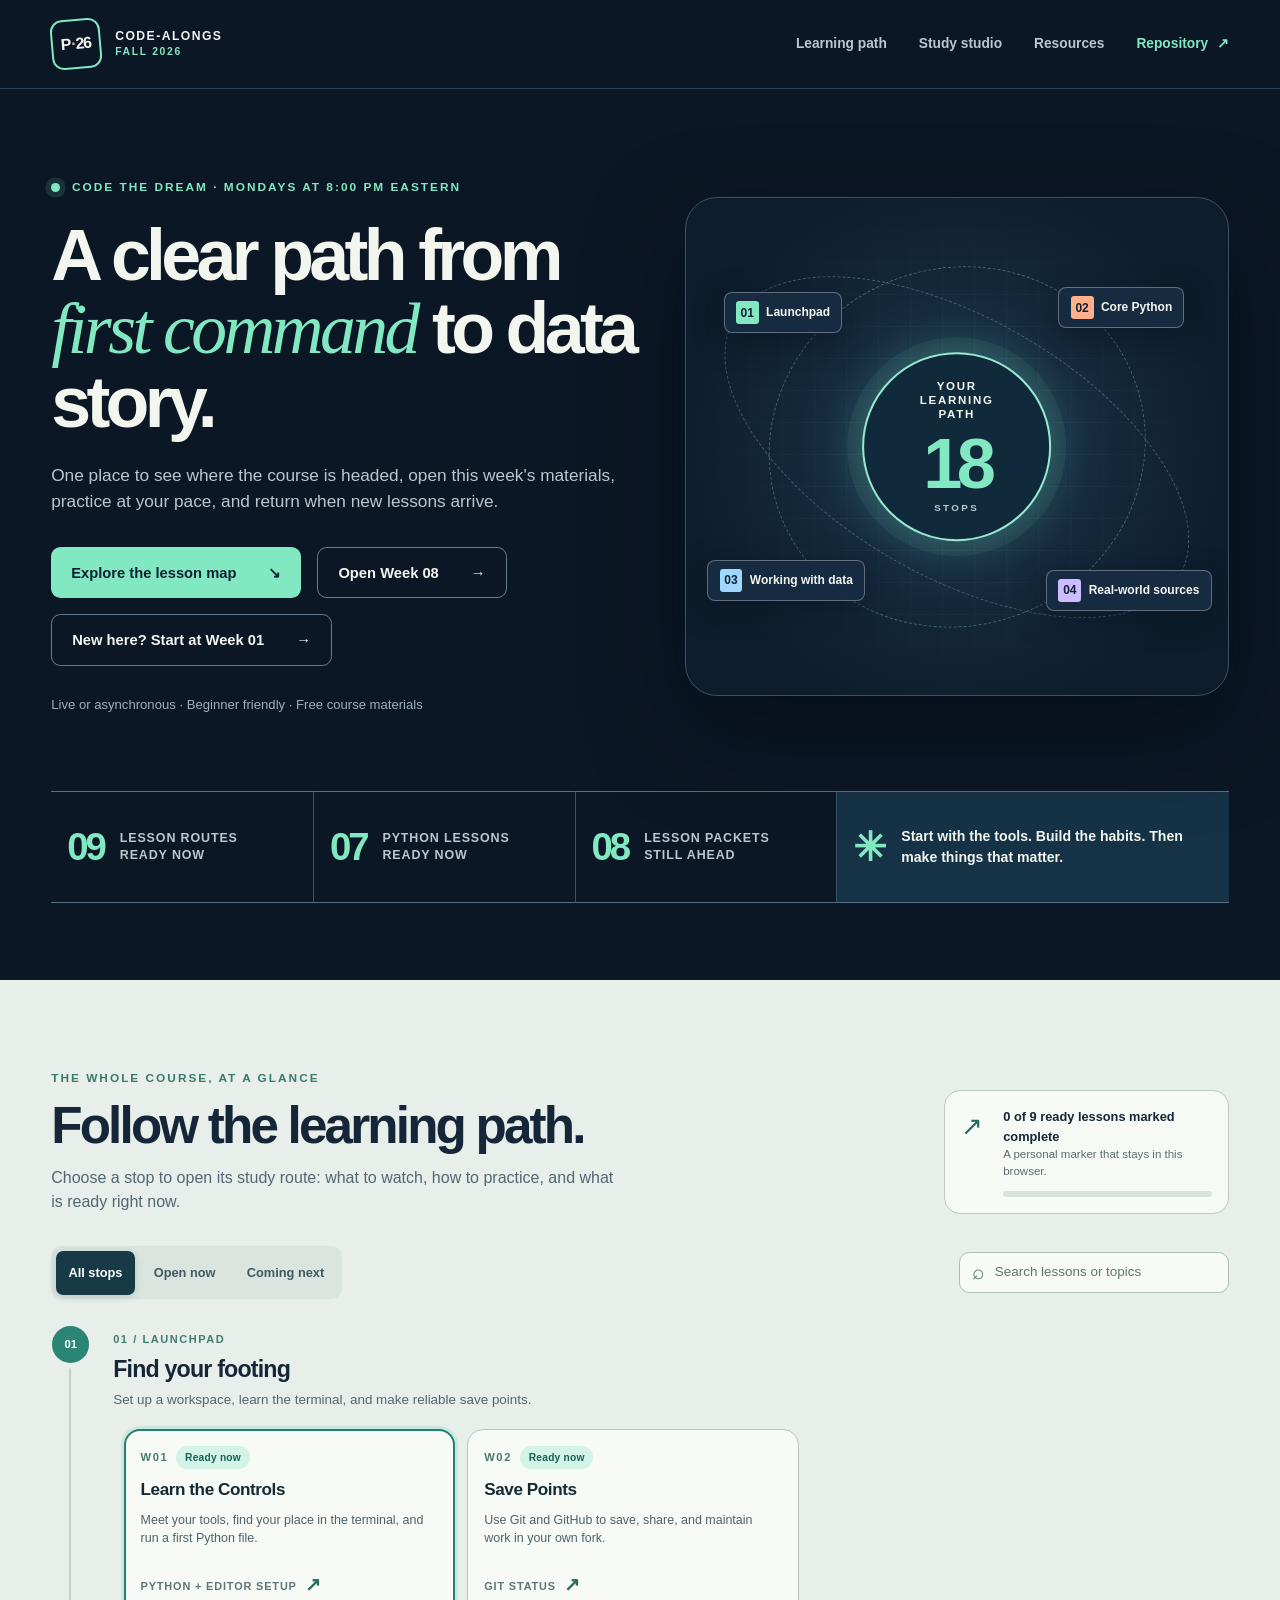
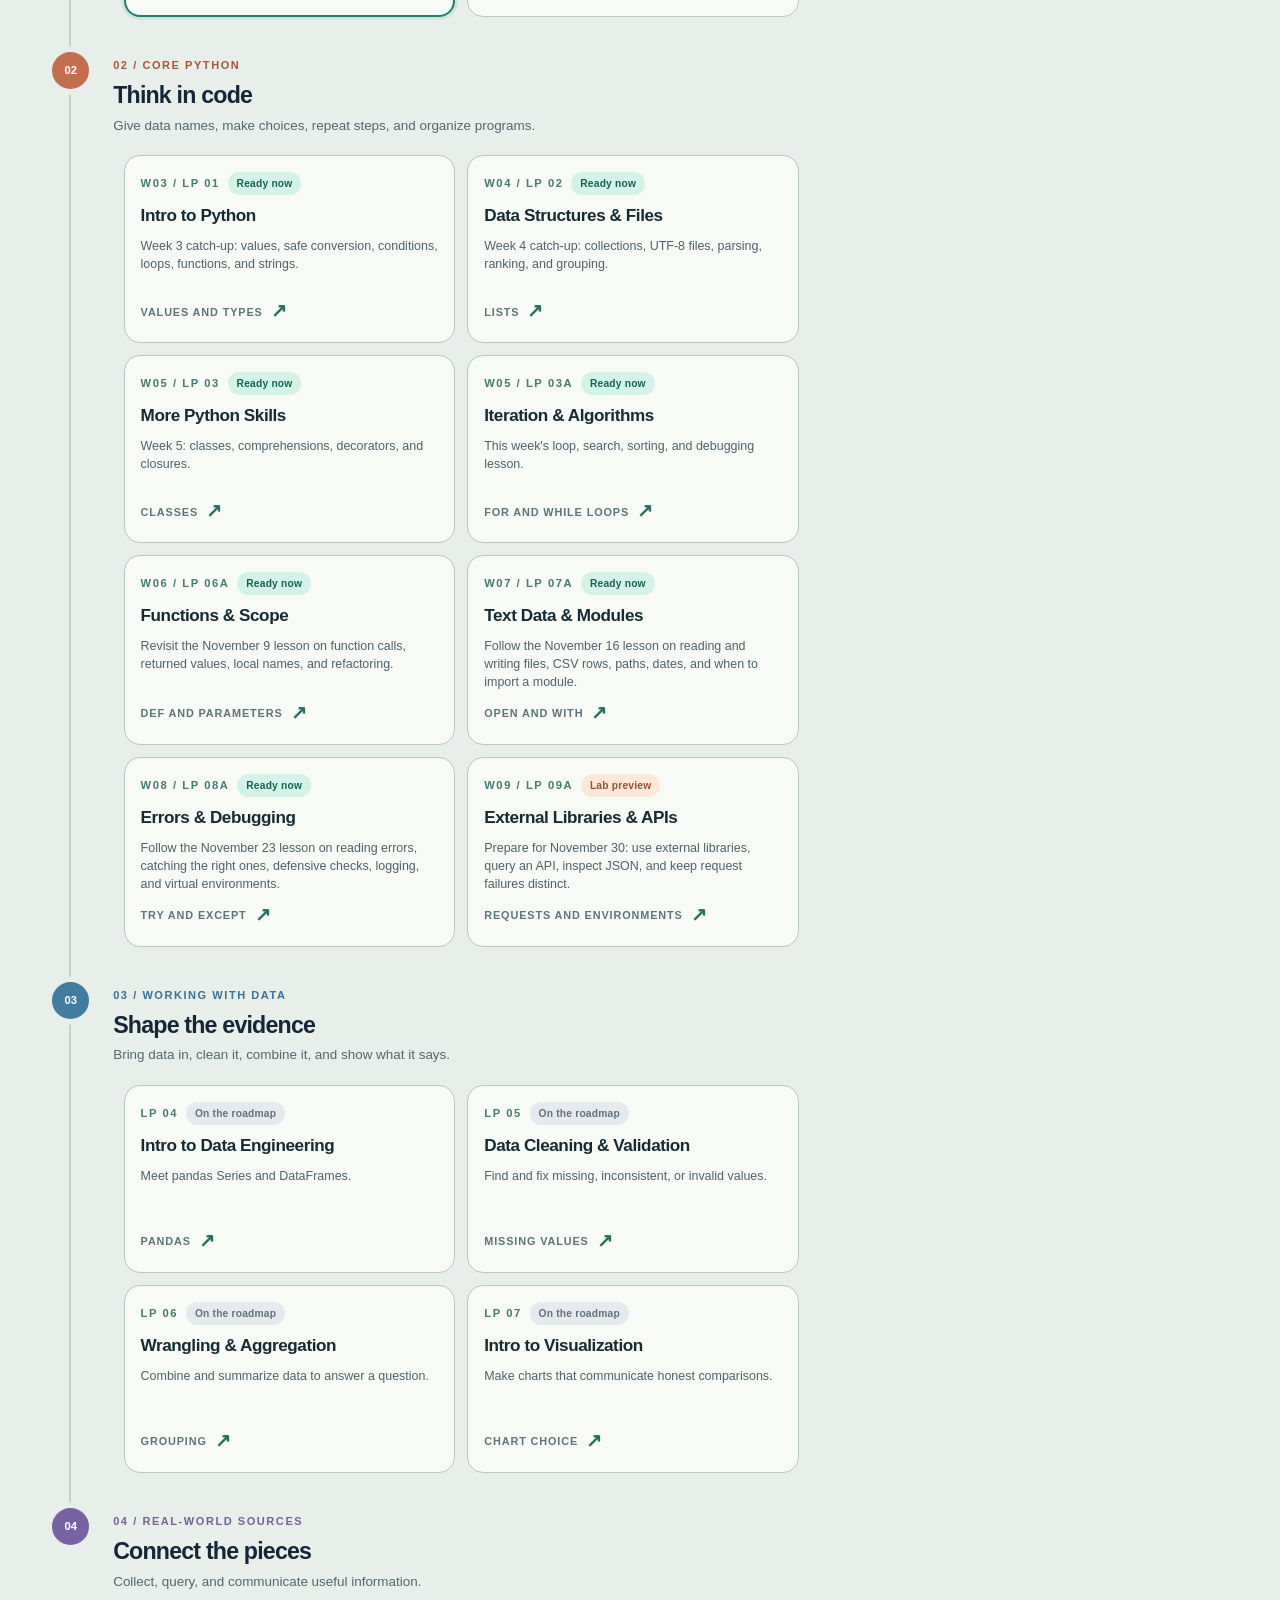
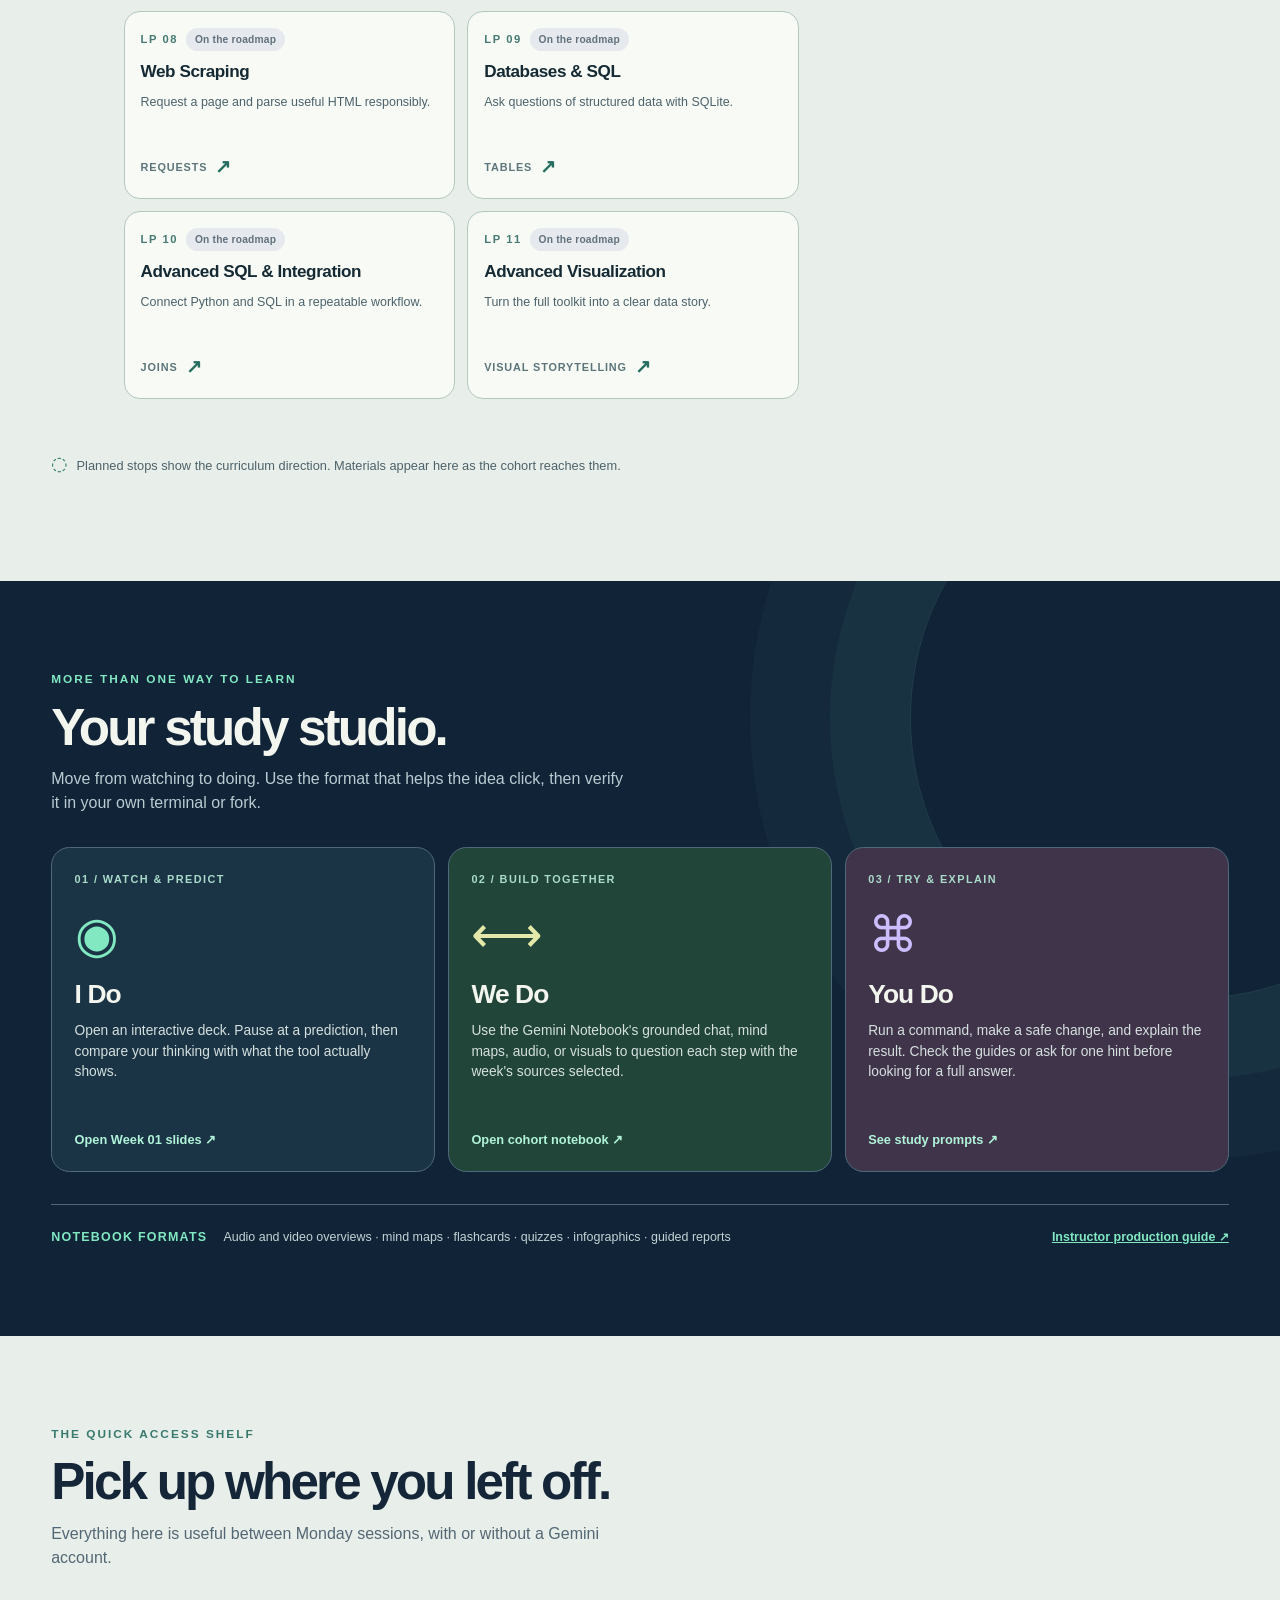
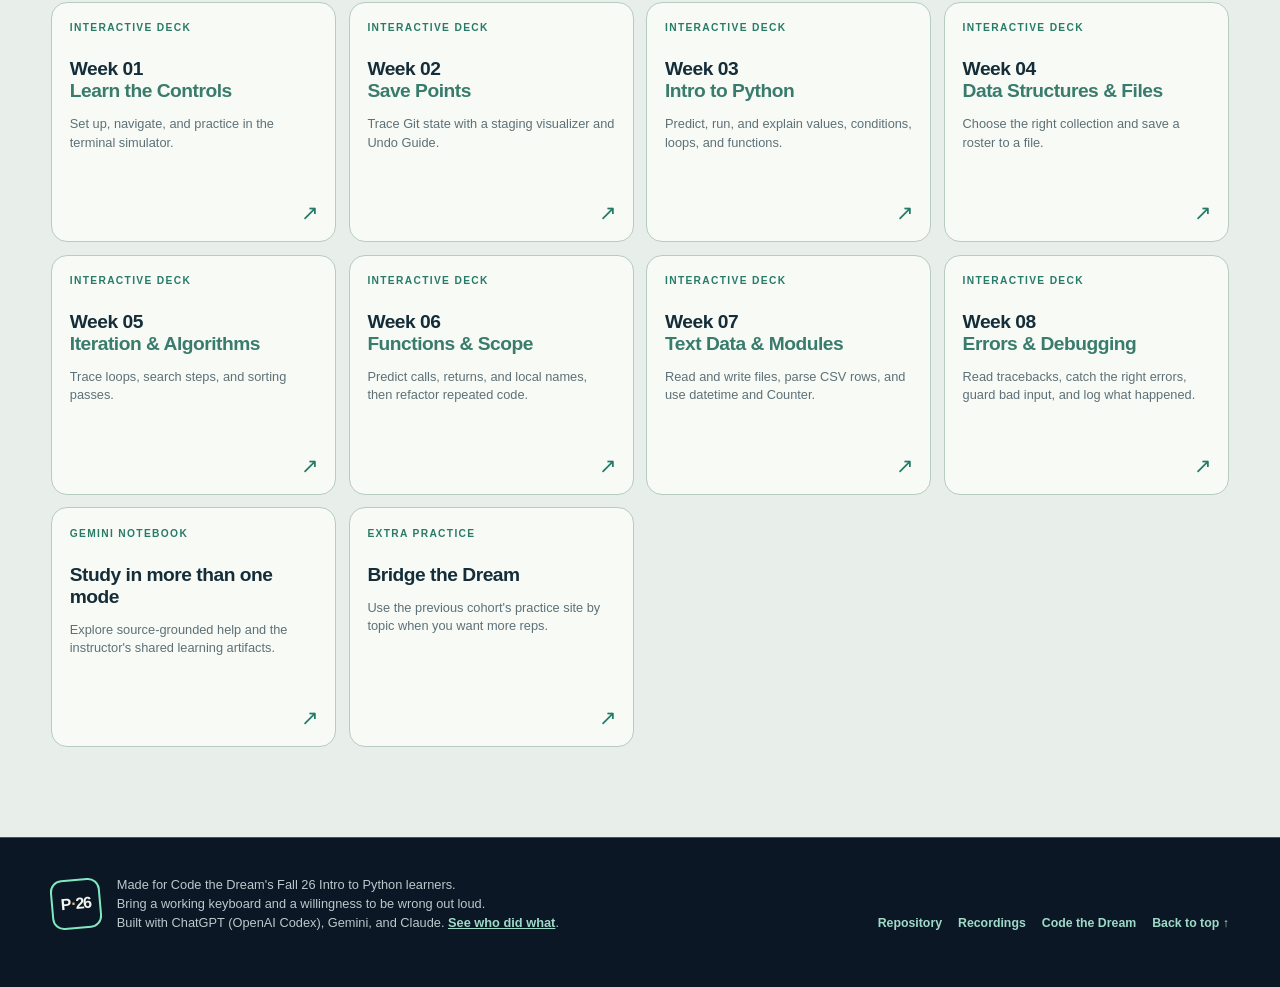
<file: index.html>
<!doctype html>
<html lang="en">
<head>
  <meta charset="utf-8">
  <link rel="icon" href="data:,">
  <meta name="viewport" content="width=device-width, initial-scale=1">
  <meta name="theme-color" content="#0c1725">
  <meta name="description" content="Explore the full Python Fall 26 lesson plan, interactive weekly slides, Gemini Notebook study routes, and practice resources in one learning hub.">
  <title>Python Fall 26 · Learning Hub</title>
  <link rel="stylesheet" href="site/style.css">
  <script defer src="site/plan.js"></script>
  <script defer src="site/artifacts.js"></script>
  <script defer src="site/app.js"></script>
</head>
<body>
  <a class="skip-link" href="#journey">Skip to learning path</a>
  <header class="site-header">
    <a class="brand" href="#top" aria-label="Python Fall 26 learning hub home"><span class="brand-mark" aria-hidden="true">P<span>·</span>26</span><span>CODE-ALONGS<br><small>FALL 2026</small></span></a>
    <nav aria-label="Main navigation">
      <a href="#journey">Learning path</a>
      <a href="#studio">Study studio</a>
      <a href="#resources">Resources</a>
      <a class="nav-github" href="https://github.com/StrayDogSyn/python-fall26-code-alongs">Repository <span aria-hidden="true">↗</span></a>
    </nav>
  </header>

  <main id="top">
    <section id="lesson-view" class="lesson-view" aria-live="polite" aria-label="Lesson route" hidden></section>
    <section class="hero hub-only" aria-labelledby="hero-title">
      <div class="hero-copy">
        <div class="eyebrow"><span class="pulse" aria-hidden="true"></span> CODE THE DREAM · MONDAYS AT 8:00 PM EASTERN</div>
        <h1 id="hero-title">A clear path from <em>first command</em> to data story.</h1>
        <p class="hero-lead">One place to see where the course is headed, open this week's materials, practice at your pace, and return when new lessons arrive.</p>
        <div class="hero-actions">
          <a class="button button-primary" href="#journey">Explore the lesson map <span aria-hidden="true">↘</span></a>
          <a class="button button-quiet" id="current-week" href="week08/week08-slides.html">Open Week 08 <span aria-hidden="true">→</span></a>
          <a class="button button-quiet" href="week01/week01-slides.html">New here? Start at Week 01 <span aria-hidden="true">→</span></a>
        </div>
        <p class="hero-note">Live or asynchronous · Beginner friendly · Free course materials</p>
      </div>
      <div class="hero-graphic" aria-label="Course journey: Launchpad, Core Python, Working with data, Real-world sources" role="img">
        <div class="orbit orbit-1"></div><div class="orbit orbit-2"></div>
        <div class="graphic-grid" aria-hidden="true"></div>
        <div class="graphic-center"><span>YOUR<br>LEARNING<br>PATH</span><strong><span id="stop-count">16</span><span>STOPS</span></strong></div>
        <span class="graphic-node node-a"><b>01</b> Launchpad</span>
        <span class="graphic-node node-b"><b>02</b> Core Python</span>
        <span class="graphic-node node-c"><b>03</b> Working with data</span>
        <span class="graphic-node node-d"><b>04</b> Real-world sources</span>
      </div>
    </section>

    <section class="status-strip hub-only" aria-label="Course status">
      <div><strong id="week-count">08</strong><span>lesson routes<br>ready now</span></div>
      <div><strong id="lab-count">06</strong><span>Python lessons<br>ready now</span></div>
      <div><strong id="packet-count">08</strong><span>lesson packets<br>still ahead</span></div>
      <div class="strip-message"><span class="strip-spark" aria-hidden="true">✳</span><p>Start with the tools. Build the habits. Then make things that matter.</p></div>
    </section>

    <section class="journey-section section-pad hub-only" id="journey" aria-labelledby="journey-title">
      <div class="section-heading">
        <div><p class="section-kicker">THE WHOLE COURSE, AT A GLANCE</p><h2 id="journey-title">Follow the learning path.</h2><p>Choose a stop to open its study route: what to watch, how to practice, and what is ready right now.</p></div>
        <div class="progress-card" aria-live="polite"><span class="progress-icon" aria-hidden="true">↗</span><div><strong id="progress-text">0 of 8 ready lessons marked complete</strong><span>A personal marker that stays in this browser.</span></div><div class="progress-track"><span id="progress-fill"></span></div></div>
      </div>
      <div class="toolbar">
        <div class="filter-group" role="group" aria-label="Filter lessons">
          <button class="filter active" type="button" data-filter="all" aria-pressed="true">All stops</button>
          <button class="filter" type="button" data-filter="ready" aria-pressed="false">Open now</button>
          <button class="filter" type="button" data-filter="planned" aria-pressed="false">Coming next</button>
        </div>
        <label class="search-wrap"><span aria-hidden="true">⌕</span><span class="sr-only">Search lessons or topics</span><input id="lesson-search" type="search" placeholder="Search lessons or topics" autocomplete="off"></label>
      </div>
      <div class="journey-layout">
        <div id="phase-list" class="phase-list" aria-label="Lesson map"></div>
      </div>
      <noscript><p class="map-note">The interactive map needs JavaScript. Jump straight to the ready lessons: <a href="week01/week01-slides.html">Week 01 slides</a> · <a href="week02/week02-slides.html">Week 02 slides</a> · <a href="week06/week06-slides.html">Week 06 slides</a> · <a href="week07/week07-slides.html">Week 07 slides</a> · <a href="week08/week08-slides.html">Week 08 slides</a></p></noscript>
      <p class="map-note"><span aria-hidden="true">◌</span> Planned stops show the curriculum direction. Materials appear here as the cohort reaches them.</p>
    </section>

    <section class="studio-section section-pad hub-only" id="studio" aria-labelledby="studio-title">
      <div class="studio-intro"><p class="section-kicker">MORE THAN ONE WAY TO LEARN</p><h2 id="studio-title">Your study studio.</h2><p>Move from watching to doing. Use the format that helps the idea click, then verify it in your own terminal or fork.</p></div>
      <div class="studio-grid">
        <article class="studio-card"><span class="studio-number">01 / WATCH & PREDICT</span><div class="studio-symbol" aria-hidden="true">◉</div><h3>I Do</h3><p>Open an interactive deck. Pause at a prediction, then compare your thinking with what the tool actually shows.</p><a href="week01/week01-slides.html">Open Week 01 slides <span aria-hidden="true">↗</span></a></article>
        <article class="studio-card"><span class="studio-number">02 / BUILD TOGETHER</span><div class="studio-symbol" aria-hidden="true">⟷</div><h3>We Do</h3><p>Use the Gemini Notebook's grounded chat, mind maps, audio, or visuals to question each step with the week's sources selected.</p><a href="https://notebook.google.com/notebook/2d456bd7-b94f-47d8-aa78-8bb958fa0de8">Open cohort notebook <span aria-hidden="true">↗</span></a></article>
        <article class="studio-card"><span class="studio-number">03 / TRY & EXPLAIN</span><div class="studio-symbol" aria-hidden="true">⌘</div><h3>You Do</h3><p>Run a command, make a safe change, and explain the result. Check the guides or ask for one hint before looking for a full answer.</p><a href="https://github.com/StrayDogSyn/python-fall26-code-alongs/blob/main/GEMINI_NOTEBOOK.md">See study prompts <span aria-hidden="true">↗</span></a></article>
      </div>
      <div class="studio-foot"><span>NOTEBOOK FORMATS</span><p>Audio and video overviews · mind maps · flashcards · quizzes · infographics · guided reports</p><a href="https://github.com/StrayDogSyn/python-fall26-code-alongs/blob/main/GEMINI_NOTEBOOK.md">Instructor production guide ↗</a></div>
    </section>

    <section class="resources-section section-pad hub-only" id="resources" aria-labelledby="resources-title">
      <div class="section-heading"><div><p class="section-kicker">THE QUICK ACCESS SHELF</p><h2 id="resources-title">Pick up where you left off.</h2><p>Everything here is useful between Monday sessions, with or without a Gemini account.</p></div></div>
      <div class="resource-grid">
        <a class="resource-card" href="week01/week01-slides.html"><span class="resource-tag">INTERACTIVE DECK</span><strong>Week 01 <span>Learn the Controls</span></strong><p>Set up, navigate, and practice in the terminal simulator.</p><span class="resource-arrow" aria-hidden="true">↗</span></a>
        <a class="resource-card" href="week02/week02-slides.html"><span class="resource-tag">INTERACTIVE DECK</span><strong>Week 02 <span>Save Points</span></strong><p>Trace Git state with a staging visualizer and Undo Guide.</p><span class="resource-arrow" aria-hidden="true">↗</span></a>
        <a class="resource-card" href="week03/week03-slides.html"><span class="resource-tag">INTERACTIVE DECK</span><strong>Week 03 <span>Intro to Python</span></strong><p>Predict, run, and explain values, conditions, loops, and functions.</p><span class="resource-arrow" aria-hidden="true">↗</span></a>
        <a class="resource-card" href="week04/week04-slides.html"><span class="resource-tag">INTERACTIVE DECK</span><strong>Week 04 <span>Data Structures &amp; Files</span></strong><p>Choose the right collection and save a roster to a file.</p><span class="resource-arrow" aria-hidden="true">↗</span></a>
        <a class="resource-card" href="week05/week05-iteration-slides.html"><span class="resource-tag">INTERACTIVE DECK</span><strong>Week 05 <span>Iteration &amp; Algorithms</span></strong><p>Trace loops, search steps, and sorting passes.</p><span class="resource-arrow" aria-hidden="true">↗</span></a>
        <a class="resource-card" href="week06/week06-slides.html"><span class="resource-tag">INTERACTIVE DECK</span><strong>Week 06 <span>Functions &amp; Scope</span></strong><p>Predict calls, returns, and local names, then refactor repeated code.</p><span class="resource-arrow" aria-hidden="true">↗</span></a>
        <a class="resource-card" href="week07/week07-slides.html"><span class="resource-tag">INTERACTIVE DECK</span><strong>Week 07 <span>Text Data &amp; Modules</span></strong><p>Read and write files, parse CSV rows, and use datetime and Counter.</p><span class="resource-arrow" aria-hidden="true">↗</span></a>
        <a class="resource-card" href="week08/week08-slides.html"><span class="resource-tag">INTERACTIVE DECK</span><strong>Week 08 <span>Errors &amp; Debugging</span></strong><p>Read tracebacks, catch the right errors, guard bad input, and log what happened.</p><span class="resource-arrow" aria-hidden="true">↗</span></a>
        <a class="resource-card" href="https://notebook.google.com/notebook/2d456bd7-b94f-47d8-aa78-8bb958fa0de8"><span class="resource-tag">GEMINI NOTEBOOK</span><strong>Study in more than one mode</strong><p>Explore source-grounded help and the instructor's shared learning artifacts.</p><span class="resource-arrow" aria-hidden="true">↗</span></a>
        <a class="resource-card" href="https://straydogsyn.github.io/Python-Essentials-Bridge-The-Dream/"><span class="resource-tag">EXTRA PRACTICE</span><strong>Bridge the Dream</strong><p>Use the previous cohort's practice site by topic when you want more reps.</p><span class="resource-arrow" aria-hidden="true">↗</span></a>
      </div>
    </section>
  </main>

  <footer class="site-footer"><div><span class="brand-mark" aria-hidden="true">P<span>·</span>26</span><p>Made for Code the Dream's Fall 26 Intro to Python learners.<br>Bring a working keyboard and a willingness to be wrong out loud.<br>Built with ChatGPT (OpenAI Codex), Gemini, and Claude. <a href="https://github.com/StrayDogSyn/python-fall26-code-alongs/blob/main/CONTRIBUTORS.md">See who did what</a>.</p></div><div class="footer-links"><a href="https://github.com/StrayDogSyn/python-fall26-code-alongs">Repository</a><a href="https://www.youtube.com/@EricHunterPetross">Recordings</a><a href="https://codethedream.org/">Code the Dream</a><a href="#top">Back to top ↑</a></div></footer>
</body>
</html>
</file>
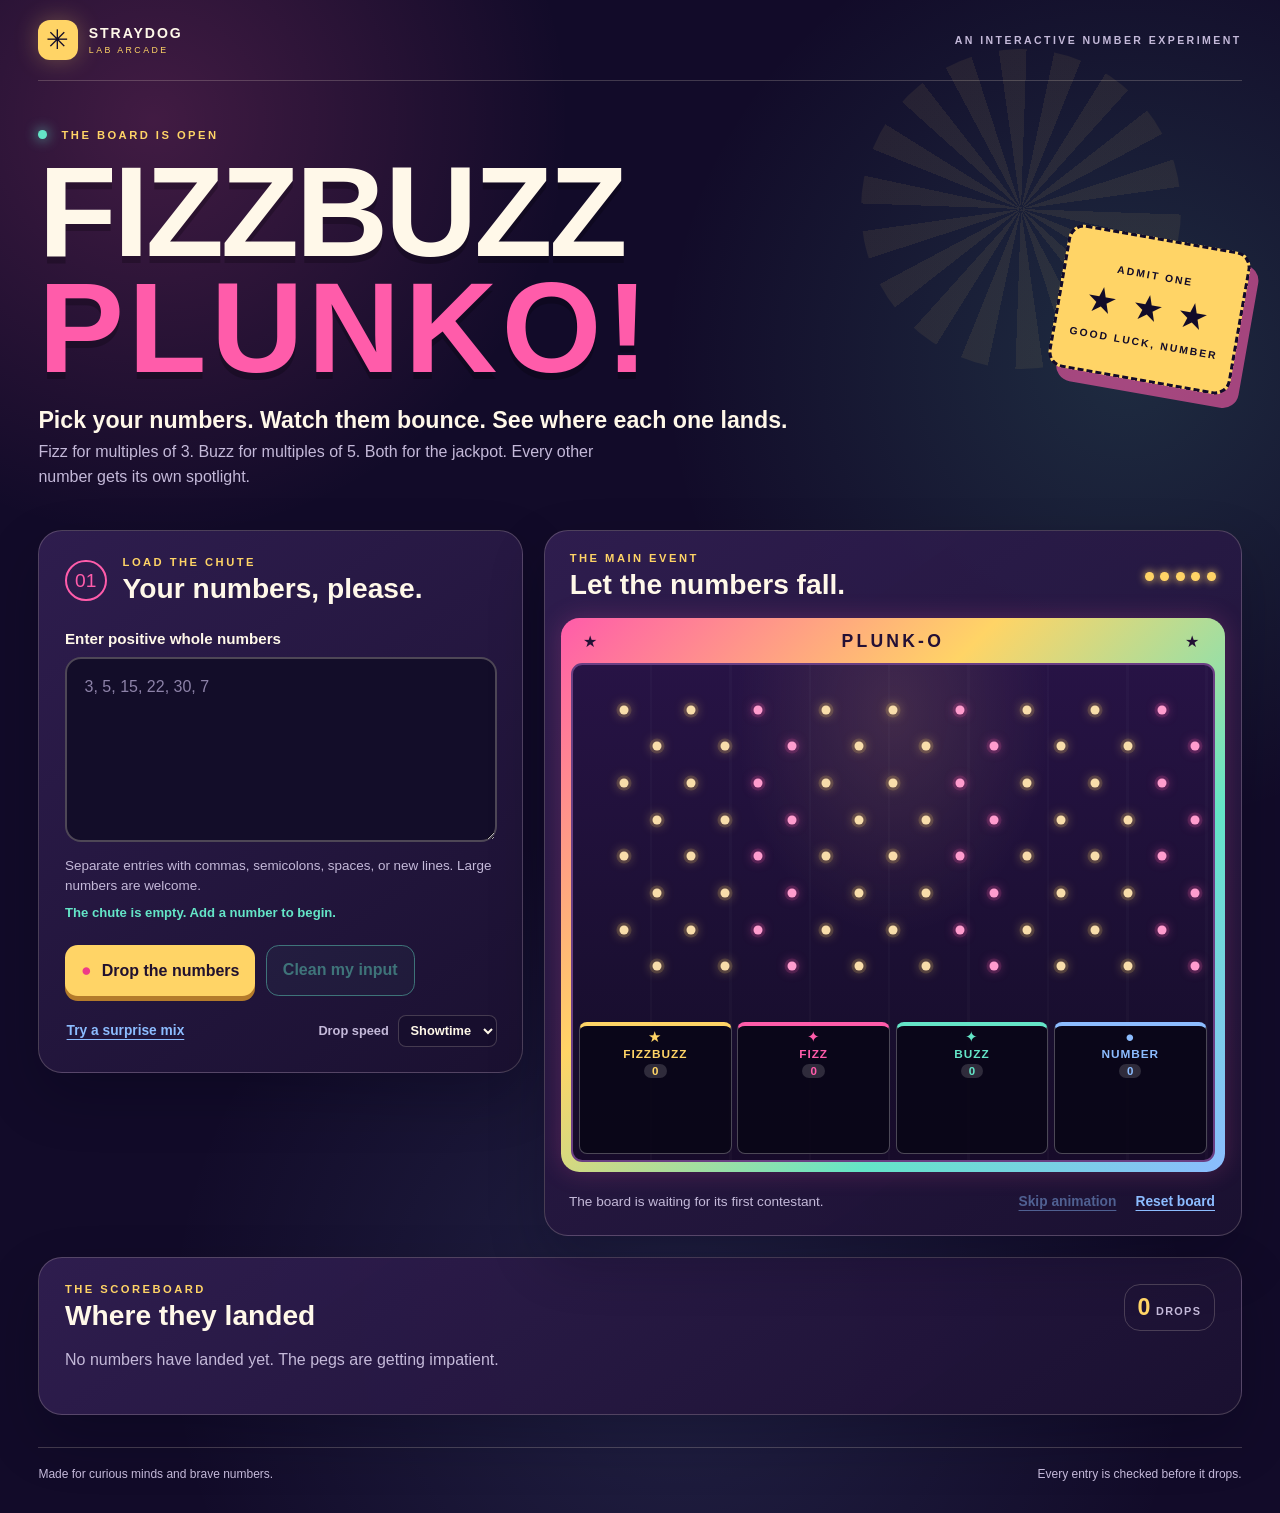
<file: testcode/fizzbuzz-plunko/index.html>
<!doctype html>
<html lang="en">
<head>
  <meta charset="utf-8">
  <meta name="viewport" content="width=device-width, initial-scale=1">
  <meta name="theme-color" content="#170d30">
  <meta name="description" content="Drop your own numbers through a playful FizzBuzz PlunkO board.">
  <title>FizzBuzz PlunkO | StrayDog Arcade</title>
  <link rel="stylesheet" href="style.css">
  <script defer src="app.js"></script>
</head>
<body>
  <div class="page-shell">
    <header class="topbar">
      <a class="brand" href="../../index.html" aria-label="Back to the Python Fall 26 learning hub">
        <span class="brand-mark" aria-hidden="true">✳</span>
        <span><strong>STRAYDOG</strong><small>LAB ARCADE</small></span>
      </a>
      <span class="topbar-tag">AN INTERACTIVE NUMBER EXPERIMENT</span>
    </header>

    <main>
      <section class="hero" aria-labelledby="page-title">
        <div class="hero-copy">
          <p class="eyebrow"><span class="live-dot" aria-hidden="true"></span> THE BOARD IS OPEN</p>
          <h1 id="page-title"><span>FizzBuzz</span> <em>PlunkO!</em></h1>
          <p class="hero-lead">Pick your numbers. Watch them bounce. See where each one lands.</p>
          <p class="hero-note">Fizz for multiples of 3. Buzz for multiples of 5. Both for the jackpot. Every other number gets its own spotlight.</p>
        </div>
        <div class="hero-ticket" aria-hidden="true"><span>ADMIT ONE</span><strong>★ ★ ★</strong><small>GOOD LUCK, NUMBER</small></div>
      </section>

      <div class="play-layout">
        <section class="control-card" aria-labelledby="input-title">
          <div class="card-heading"><span class="step-number">01</span><div><p class="section-kicker">LOAD THE CHUTE</p><h2 id="input-title">Your numbers, please.</h2></div></div>
          <form id="number-form" novalidate>
            <label for="numbers-input">Enter positive whole numbers</label>
            <textarea id="numbers-input" rows="6" spellcheck="false" autocapitalize="off" autocomplete="off" placeholder="3, 5, 15, 22, 30, 7"></textarea>
            <p class="input-help">Separate entries with commas, semicolons, spaces, or new lines. Large numbers are welcome.</p>
            <p class="input-meta" id="input-meta">The chute is empty. Add a number to begin.</p>
            <div class="button-row">
              <button class="button button-primary" id="drop-button" type="submit"><span aria-hidden="true">●</span> Drop the numbers</button>
              <button class="button button-clean" id="clean-button" type="button" disabled>Clean my input</button>
            </div>
            <div class="secondary-row">
              <button class="text-button" id="sample-button" type="button">Try a surprise mix</button>
              <label class="speed-control" for="speed-select">Drop speed
                <select id="speed-select"><option value="showtime">Showtime</option><option value="turbo">Turbo</option></select>
              </label>
            </div>
          </form>

          <div class="validation" id="validation" hidden>
            <div class="validation-icon" aria-hidden="true">!</div>
            <div>
              <h3 id="validation-title">Some entries need a second look.</h3>
              <p id="validation-summary" role="alert"></p>
              <ol id="invalid-list" class="invalid-list"></ol>
              <p class="validation-choice"><strong>A.</strong> Use <b>Clean my input</b> to keep digits and remove incompatible characters, then review the result.</p>
              <p class="validation-choice"><strong>B.</strong> Enter only valid whole numbers from <b>1 to infinity... and Beyond!</b></p>
            </div>
          </div>
        </section>

        <section class="stage-card" aria-labelledby="stage-title">
          <div class="stage-heading"><div><p class="section-kicker">THE MAIN EVENT</p><h2 id="stage-title">Let the numbers fall.</h2></div><div class="stage-lights" aria-hidden="true"><i></i><i></i><i></i><i></i><i></i></div></div>
          <div class="board-frame">
            <div class="board-top" aria-hidden="true"><span>★</span><strong>PLUNK-O</strong><span>★</span></div>
            <div class="board" id="board" aria-hidden="true">
              <div class="peg-field" id="peg-field"></div>
              <div class="ball-layer" id="ball-layer"></div>
              <div class="buckets">
                <div class="bucket bucket-fizzbuzz" id="bucket-fizzbuzz"><span class="bucket-star">★</span><strong>FIZZBUZZ</strong><span class="bucket-count" id="bucket-count-fizzbuzz">0</span><div class="bucket-results" id="bucket-results-fizzbuzz"></div></div>
                <div class="bucket bucket-fizz" id="bucket-fizz"><span class="bucket-star">✦</span><strong>FIZZ</strong><span class="bucket-count" id="bucket-count-fizz">0</span><div class="bucket-results" id="bucket-results-fizz"></div></div>
                <div class="bucket bucket-buzz" id="bucket-buzz"><span class="bucket-star">✦</span><strong>BUZZ</strong><span class="bucket-count" id="bucket-count-buzz">0</span><div class="bucket-results" id="bucket-results-buzz"></div></div>
                <div class="bucket bucket-number" id="bucket-number"><span class="bucket-star">●</span><strong>NUMBER</strong><span class="bucket-count" id="bucket-count-number">0</span><div class="bucket-results" id="bucket-results-number"></div></div>
              </div>
            </div>
          </div>
          <div class="stage-controls"><p class="stage-status" id="stage-status" role="status" aria-live="polite">The board is waiting for its first contestant.</p><div><button class="text-button" id="skip-button" type="button" disabled>Skip animation</button><button class="text-button" id="reset-button" type="button">Reset board</button></div></div>
        </section>
      </div>

      <section class="results-card" aria-labelledby="results-title">
        <div class="results-heading"><div><p class="section-kicker">THE SCOREBOARD</p><h2 id="results-title">Where they landed</h2></div><span class="total-count"><strong id="total-count">0</strong> DROPS</span></div>
        <p class="results-empty" id="results-empty">No numbers have landed yet. The pegs are getting impatient.</p>
        <ol class="result-list" id="result-list" aria-label="FizzBuzz results"></ol>
      </section>
    </main>

    <footer><span>Made for curious minds and brave numbers.</span><span>Every entry is checked before it drops.</span></footer>
  </div>
  <noscript><p class="no-script">JavaScript is needed to run the board. Turn it on, then reload this page.</p></noscript>
</body>
</html>
</file>
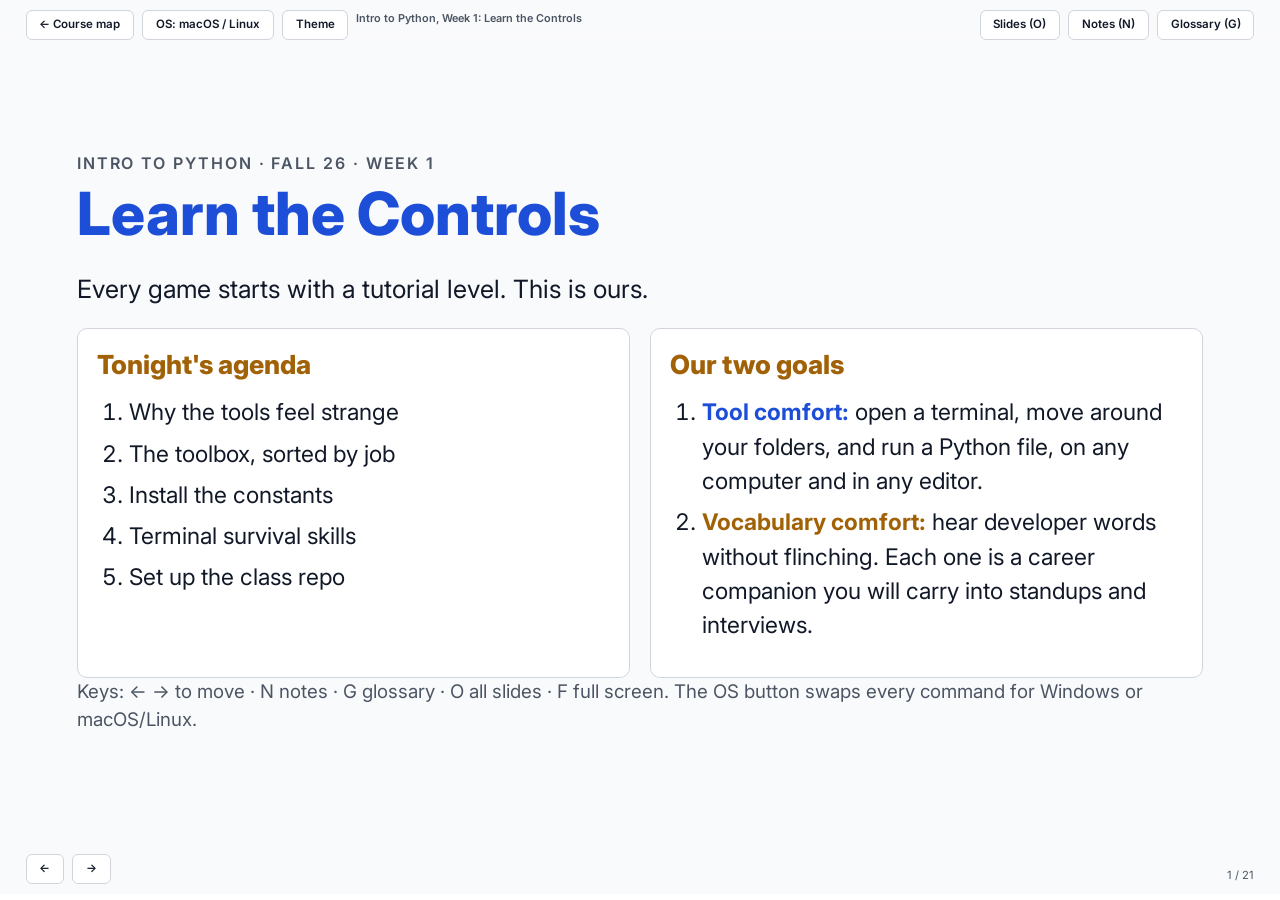
<file: week01/week01-slides.html>
<!DOCTYPE html>
<html lang="en" data-theme="dark">
<head>
<meta charset="UTF-8">
<link rel="icon" href="data:,">
  <meta name="viewport" content="width=device-width, initial-scale=1.0">
<title>Intro to Python, Week 1: Learn the Controls</title>
<!-- Built by resources/slides/build.py from engine.html + a weekNN.js content file. Edit those, then rebuild. -->
<link rel="preconnect" href="https://fonts.googleapis.com">
<link rel="preconnect" href="https://fonts.gstatic.com" crossorigin>
<link href="https://fonts.googleapis.com/css2?family=Inter:wght@400;600;800&family=Fira+Code:wght@400;600&display=swap" rel="stylesheet">
<style>
:root {
  --bg: #121212;
  --text: #f0f0f0;
  --muted: #a3a3a3;
  --yellow: #fcd34d;   /* working folder, edits */
  --blue: #60a5fa;     /* steps, staging */
  --green: #34d399;    /* success, committed */
  --purple: #c084fc;   /* GitHub, upstream */
  --red: #f87171;      /* warnings */
  --card: #1e1e1e;
  --code-bg: #2a2a2a;
  --border: #404040;
  --on-accent: #111111;
  --font: 'Inter', system-ui, -apple-system, 'Segoe UI', sans-serif;
  --mono: 'Fira Code', ui-monospace, Consolas, 'Courier New', monospace;
  color-scheme: dark;
}
html[data-theme="light"] {
  --bg: #f9fafb;
  --text: #111827;
  --muted: #4b5563;
  --yellow: #a16207;
  --blue: #1d4ed8;
  --green: #047857;
  --purple: #7e22ce;
  --red: #b91c1c;
  --card: #ffffff;
  --code-bg: #eef0f3;
  --border: #d1d5db;
  --on-accent: #ffffff;
  color-scheme: light;
}
* { box-sizing: border-box; margin: 0; padding: 0; }
html, body { height: 100%; }
body {
  font-family: var(--font);
  background: var(--bg);
  color: var(--text);
  font-size: clamp(16px, 1.1vw + 0.55rem, 24px);
  line-height: 1.5;
  overflow: hidden;
  transition: background-color .25s, color .25s;
}
a { color: var(--blue); }
button, summary { font: inherit; }

/* ---------- Top bar and nav ---------- */
#topbar {
  position: fixed; inset: 0 0 auto 0; z-index: 100;
  display: flex; justify-content: space-between; align-items: center; gap: .5rem;
  padding: .6rem max(16px, 2vw); pointer-events: none; flex-wrap: wrap;
  background: linear-gradient(var(--bg) 60%, transparent);
}
#topbar .group { display: flex; gap: .5rem; pointer-events: auto; flex-wrap: wrap; }
.btn {
  background: var(--card); color: var(--text); border: 1px solid var(--border);
  padding: .35rem .8rem; border-radius: 6px; cursor: pointer; font-size: .72rem; font-weight: 600;
}
.btn.link { text-decoration: none; display: inline-flex; align-items: center; }
.btn:hover { border-color: var(--blue); }
.btn:focus-visible, summary:focus-visible, .chip:focus-visible, .draggable:focus-visible, .dropzone:focus-visible, input:focus-visible {
  outline: 3px solid var(--yellow); outline-offset: 2px;
}
.btn.primary { background: var(--blue); color: var(--on-accent); border-color: var(--blue); }
#deck-title { font-size: .68rem; color: var(--muted); font-weight: 600; pointer-events: none; }
#navbtns { position: fixed; left: max(16px, 2vw); bottom: 1rem; z-index: 100; display: flex; gap: .5rem; }
#counter { position: fixed; right: max(16px, 2vw); bottom: 1rem; z-index: 100; font-size: .7rem; color: var(--muted); }
#progress { position: fixed; left: 0; right: 0; bottom: 0; height: 6px; background: var(--card); z-index: 100; }
#progress > div { height: 100%; width: 0; background: var(--blue); transition: width .3s; }

/* ---------- Slides ---------- */
#deck { position: fixed; inset: 0; }
.slide {
  position: absolute; inset: 0; display: none; overflow-y: auto;
  padding: 4.6rem max(16px, 6vw) 4.6rem;
}
.slide.active { display: block; animation: fade .3s ease; }
@keyframes fade { from { opacity: 0; } to { opacity: 1; } }
.slide-inner { max-width: 1240px; margin: 0 auto; min-height: 100%; display: flex; flex-direction: column; justify-content: center; }
.layout { display: grid; grid-template-columns: minmax(0, 1fr) minmax(15rem, 20rem); gap: 2rem; align-items: start; }
.layout.solo { grid-template-columns: minmax(0, 1fr); }
@media (max-width: 900px) { .layout { grid-template-columns: minmax(0, 1fr); } }

h1 { font-size: 2.6em; line-height: 1.1; color: var(--blue); margin-bottom: .4em; font-weight: 800; }
h2 { font-size: 1.75em; line-height: 1.15; margin-bottom: .55em; font-weight: 800; }
h3 { font-size: 1.15em; color: var(--yellow); margin: .9em 0 .4em; font-weight: 800; }
p, ul, ol { margin-bottom: .8em; }
ul, ol { padding-left: 1.4em; }
li { margin-bottom: .3em; }
.kicker { text-transform: uppercase; letter-spacing: .12em; font-size: .7em; color: var(--muted); font-weight: 600; margin-bottom: .4em; }
.lead { font-size: 1.1em; }
.muted { color: var(--muted); }
.small { font-size: .82em; }
.y { color: var(--yellow); font-weight: 700; } .b { color: var(--blue); font-weight: 700; }
.g { color: var(--green); font-weight: 700; } .p { color: var(--purple); font-weight: 700; } .r { color: var(--red); font-weight: 700; }
.cols { display: grid; grid-template-columns: repeat(auto-fit, minmax(16rem, 1fr)); gap: 1.2rem; }
.panel { background: var(--card); border: 1px solid var(--border); border-radius: 10px; padding: 1rem 1.2rem; }
.panel h3:first-child { margin-top: 0; }
kbd { font-family: var(--mono); font-size: .8em; border: 1px solid var(--border); border-bottom-width: 3px; border-radius: 5px; padding: 0 .35em; background: var(--code-bg); }

code { font-family: var(--mono); background: var(--code-bg); padding: .1em .35em; border-radius: 4px; font-size: .86em; }
pre {
  position: relative; background: var(--code-bg); border: 1px solid var(--border); border-radius: 8px;
  padding: .8rem 1rem; margin-bottom: .9em; overflow-x: auto; font-family: var(--mono); font-size: .76em; line-height: 1.55;
}
pre code { background: none; padding: 0; font-size: 1em; }
pre.cmd { padding-right: 5.2rem; border-left: 4px solid var(--blue); }
pre.out { border-left: 4px solid var(--green); color: var(--muted); }
pre.out::before { content: "output"; display: block; font-family: var(--font); font-size: .75em; text-transform: uppercase; letter-spacing: .1em; color: var(--green); margin-bottom: .3em; }
.cmt { color: var(--muted); }
.copy { position: absolute; top: .45rem; right: .45rem; font-size: .7rem; padding: .2rem .55rem; }

.tbl-wrap { overflow-x: auto; margin-bottom: .9em; }
table.tbl { width: 100%; border-collapse: collapse; font-size: .82em; }
.tbl th, .tbl td { text-align: left; padding: .45em .7em; border-bottom: 1px solid var(--border); vertical-align: top; }
.tbl th { color: var(--blue); font-weight: 700; }
.tbl code { white-space: nowrap; }
.badge { display: inline-block; font-size: .68em; font-weight: 700; padding: .05em .45em; border-radius: 4px; border: 1px solid var(--yellow); color: var(--yellow); margin-left: .35em; vertical-align: middle; white-space: nowrap; }

.callout { border-radius: 8px; padding: .8rem 1rem; margin: .8em 0; border: 1px solid; }
.callout strong:first-child { display: block; margin-bottom: .2em; }
.callout.warn { border-color: var(--red); background: color-mix(in srgb, var(--red) 12%, transparent); }
.callout.tip { border-color: var(--green); background: color-mix(in srgb, var(--green) 10%, transparent); }
.callout.note { border-color: var(--blue); background: color-mix(in srgb, var(--blue) 10%, transparent); }
.callout.gh { border-color: var(--purple); background: color-mix(in srgb, var(--purple) 10%, transparent); }
.joke { border-left: 4px solid var(--purple); padding: .5rem 1rem; margin-top: 1em; font-size: .85em; color: var(--muted); }

details.reveal { margin: .8em 0; border: 1px dashed var(--blue); border-radius: 8px; padding: .6rem .9rem; }
details.reveal > summary { cursor: pointer; font-weight: 700; color: var(--blue); }
details.reveal > summary::marker { content: "🤔 "; }
details.reveal[open] > summary::marker { content: "💡 "; }
details.reveal > div { margin-top: .6em; }

/* OS-specific text: hidden by default, shown for the active OS */
.os-win, .os-mac { display: none; }
html[data-os="windows"] .os-win, html[data-os="mac"] .os-mac { display: inline; }
html[data-os="windows"] div.os-win, html[data-os="mac"] div.os-mac { display: block; }

/* ---------- Companion cards ---------- */
.companions { display: flex; flex-direction: column; gap: 1rem; }
.companions { font-size: .82em; }
.companion { background: var(--card); border: 1px solid var(--border); border-left: 6px solid var(--yellow); border-radius: 0 10px 10px 0; padding: .7rem .9rem; }
.companion .tag { font-size: .62em; text-transform: uppercase; letter-spacing: .12em; color: var(--muted); font-weight: 700; }
.companion .term { font-size: 1.2em; font-weight: 800; color: var(--yellow); line-height: 1.2; margin: .1em 0; }
.companion .say { font-family: var(--mono); font-size: .72em; color: var(--muted); }
.companion .meaning { margin: .35em 0; font-size: .95em; }
.companion .origin { font-size: .8em; color: var(--muted); margin-bottom: .35em; }
.companion .usage { font-size: .8em; font-style: italic; color: var(--muted); border-top: 1px solid var(--border); padding-top: .35em; }

/* ---------- Drawers ---------- */
.drawer {
  position: fixed; top: 0; right: 0; bottom: 0; width: min(440px, 100vw); z-index: 200;
  background: var(--card); border-left: 1px solid var(--border); padding: 1.4rem 1.4rem 3rem; overflow-y: auto;
  transform: translateX(100%); visibility: hidden; transition: transform .3s ease, visibility 0s linear .3s;
  box-shadow: -6px 0 18px rgba(0,0,0,.35); font-size: .8em;
}
.drawer.open { transform: translateX(0); visibility: visible; transition: transform .3s ease; }
.drawer h2 { font-size: 1.4em; padding-right: 3rem; border-bottom: 1px solid var(--border); padding-bottom: .4em; }
.drawer .close { position: absolute; top: 1rem; right: 1rem; }
.note-row { margin-bottom: 1em; }
.note-row b { display: block; color: var(--blue); font-size: .8em; text-transform: uppercase; letter-spacing: .08em; }
.gloss { padding: .6em 0; border-bottom: 1px solid var(--border); }
.gloss .gterm { font-weight: 800; color: var(--yellow); }
.gloss.locked { opacity: .45; }
.gloss.locked .gdef { filter: blur(4px); user-select: none; }
.gloss .lock { font-size: .75em; color: var(--muted); }
#gloss-count { color: var(--muted); margin-bottom: .6em; }

/* ---------- Overview ---------- */
body.overview #deck { position: fixed; inset: 0; overflow-y: auto; display: grid; grid-template-columns: repeat(auto-fill, minmax(260px, 1fr)); gap: 1rem; padding: 4.5rem 1.5rem 2rem; align-content: start; }
body.overview .slide { position: relative; inset: auto; display: block; height: 170px; overflow: hidden; padding: .8rem; font-size: 7px; border: 2px solid var(--border); border-radius: 8px; cursor: pointer; background: var(--bg); }
body.overview .slide.active { border-color: var(--blue); }
body.overview .slide .slide-inner { justify-content: flex-start; }
body.overview .slide::after { content: attr(data-num) ". " attr(aria-label); position: absolute; left: 0; right: 0; bottom: 0; padding: .3rem .5rem; font-size: 12px; font-weight: 700; background: var(--card); border-top: 1px solid var(--border); }
body.overview #navbtns, body.overview #counter, body.overview #progress { display: none; }

/* ---------- Quiz ---------- */
.quiz { background: var(--card); border: 1px solid var(--border); border-radius: 10px; padding: 1.2rem; max-width: 900px; }
.quiz .qcount { font-size: .75em; color: var(--muted); margin-bottom: .4em; }
.quiz h3 { color: var(--text); margin-top: 0; }
.quiz .opts { display: flex; flex-direction: column; gap: .6rem; margin: 1rem 0; }
.quiz .opt { text-align: left; padding: .75rem 1rem; border-radius: 8px; border: 2px solid var(--border); background: var(--bg); color: var(--text); cursor: pointer; font-size: .9em; }
.quiz .opt:hover:not(:disabled) { border-color: var(--blue); }
.quiz .opt:disabled { cursor: default; }
.quiz .opt.right { border-color: var(--green); }
.quiz .opt.right::before { content: "✓ "; color: var(--green); font-weight: 800; }
.quiz .opt.wrong { border-color: var(--red); }
.quiz .opt.wrong::before { content: "✗ "; color: var(--red); font-weight: 800; }
.quiz .fb { min-height: 1.5em; margin-bottom: .8em; }

/* ---------- Jargon decoder ---------- */
.jargon { font-size: 1.15em; line-height: 2.1; text-align: center; margin: .6em 0; }
.chip { display: inline-block; border: 2px solid var(--blue); background: var(--code-bg); color: var(--text); border-radius: 6px; padding: 0 .45em; cursor: pointer; line-height: 1.6; font-size: 1em; }
.chip:hover { background: color-mix(in srgb, var(--blue) 25%, transparent); }
.chip.done { border-color: var(--green); cursor: default; }
.chip .m { display: block; font-size: .62em; color: var(--green); font-weight: 700; line-height: 1.3; }
.jargon-result { text-align: center; color: var(--green); font-weight: 700; min-height: 1.5em; }

/* ---------- Matching game ---------- */
.match { display: grid; grid-template-columns: minmax(8rem, 14rem) minmax(0, 1fr); gap: 1rem; margin-top: .6em; }
@media (max-width: 600px) { .match { grid-template-columns: minmax(0, 1fr); } }
.match .col { display: flex; flex-direction: column; gap: .6rem; }
.draggable { background: var(--card); border: 2px solid var(--yellow); border-radius: 8px; padding: .55rem .8rem; cursor: grab; font-weight: 700; text-align: center; touch-action: manipulation; }
.draggable.sel { outline: 3px solid var(--yellow); outline-offset: 2px; }
.draggable.used { display: none; }
.dropzone { background: var(--code-bg); border: 2px dashed var(--border); border-radius: 8px; padding: .55rem .8rem; cursor: pointer; font-size: .85em; touch-action: manipulation; }
.dropzone.over { border-color: var(--blue); }
.dropzone.correct { border: 2px solid var(--green); cursor: default; }
.dropzone.correct::before { content: "✓ "; color: var(--green); font-weight: 800; }
.dropzone.shake { animation: shake .45s; border-color: var(--red); }
@keyframes shake { 25% { transform: translateX(-5px); } 75% { transform: translateX(5px); } }
.match-status { font-weight: 700; min-height: 1.5em; margin-top: .6em; grid-column: 1 / -1; }

/* ---------- Terminal simulator ---------- */
.term-sim { background: #0b0b0b; color: #e5e7eb; border: 1px solid #333; border-radius: 10px; font-family: var(--mono); font-size: .72em; height: 15em; overflow-y: auto; padding: .8rem 1rem; }
.term-sim .line { white-space: pre-wrap; word-break: break-word; }
.term-sim .echo { color: #9ca3af; }
.term-sim .in { display: flex; align-items: center; gap: .5em; }
.term-sim .pr { color: #34d399; white-space: nowrap; }
.term-sim input { flex: 1; min-width: 4em; background: transparent; border: none; color: #fff; font: inherit; outline: none; }
.term-sim input:focus-visible { outline: none; }
.term-sim:focus-within { border-color: #34d399; }

/* ---------- Git staging visualizer ---------- */
.gitviz .cols4 { display: grid; grid-template-columns: repeat(4, minmax(0, 1fr)); gap: .7rem; }
@media (max-width: 760px) { .gitviz .cols4 { grid-template-columns: repeat(2, minmax(0, 1fr)); } }
.gitviz .zone { background: var(--card); border: 1px solid var(--border); border-top: 5px solid; border-radius: 8px; padding: .6rem; min-height: 9.5em; }
.gitviz .zone h4 { font-size: .72em; text-transform: uppercase; letter-spacing: .08em; margin-bottom: .4em; }
.gitviz .zone .sub { font-size: .62em; color: var(--muted); margin-bottom: .5em; }
.gitviz .z1 { border-top-color: var(--yellow); } .gitviz .z2 { border-top-color: var(--blue); }
.gitviz .z3 { border-top-color: var(--green); } .gitviz .z4 { border-top-color: var(--purple); }
.gitviz .card { font-family: var(--mono); font-size: .62em; border: 1px solid var(--border); border-radius: 6px; padding: .35em .5em; margin-bottom: .4em; background: var(--bg); animation: fade .35s; }
.gitviz .card .st { display: block; font-family: var(--font); font-size: .9em; color: var(--muted); }
.gitviz .controls { display: flex; flex-wrap: wrap; gap: .5rem; margin: .8rem 0; align-items: center; }
.gitviz .controls input { font-family: var(--mono); font-size: .7rem; padding: .35rem .5rem; border-radius: 6px; border: 1px solid var(--border); background: var(--code-bg); color: var(--text); min-width: 14em; flex: 1; }
.gitviz pre { min-height: 6em; max-height: 13em; overflow-y: auto; }

/* ---------- Undo guide ---------- */
.undo { background: var(--card); border: 1px solid var(--border); border-radius: 10px; padding: 1rem 1.2rem; }
.undo .trail { font-size: .75em; color: var(--muted); margin-bottom: .5em; }
.undo .q { font-size: 1.1em; font-weight: 800; margin-bottom: .6em; }
.undo .row { display: flex; gap: .6rem; flex-wrap: wrap; }
.undo .answer { border-left: 5px solid var(--blue); padding-left: .9rem; }

/* ---------- Flow diagram (step → step) ---------- */
.flow { display: grid; grid-template-columns: minmax(0,1fr) auto minmax(0,1fr) auto minmax(0,1fr) auto minmax(0,1fr); gap: .4rem; align-items: stretch; margin: .6em 0 .9em; }
.flow .step { background: var(--card); border: 1px solid var(--border); border-top: 5px solid var(--border); border-radius: 8px; padding: .55rem .7rem; font-size: .74em; display: flex; flex-direction: column; gap: .2em; }
.flow .step b { font-size: 1.1em; }
.flow .step em { color: var(--muted); }
.flow .s1 { border-top-color: var(--yellow); } .flow .s1 b { color: var(--yellow); }
.flow .s2 { border-top-color: var(--blue); } .flow .s2 b { color: var(--blue); }
.flow .s3 { border-top-color: var(--green); } .flow .s3 b { color: var(--green); }
.flow .s4 { border-top-color: var(--purple); } .flow .s4 b { color: var(--purple); }
.flow .arrow { display: flex; flex-direction: column; justify-content: center; align-items: center; font-size: .66em; color: var(--muted); text-align: center; }
.flow .arrow::after { content: "\2192"; font-size: 1.8em; line-height: 1; color: var(--text); }
@media (max-width: 900px) {
  .flow { grid-template-columns: minmax(0,1fr); }
  .flow .arrow { flex-direction: row; gap: .4em; }
  .flow .arrow::after { content: "\2193"; font-size: 1.3em; }
}

[data-glossary-grid] { display: grid; grid-template-columns: repeat(auto-fill, minmax(17rem, 1fr)); gap: .5rem; font-size: .66em; }
[data-glossary-grid] .item { background: var(--card); border: 1px solid var(--border); border-radius: 8px; padding: .45rem .7rem; }
[data-glossary-grid] .item b { color: var(--yellow); display: block; }
.glossary-grid .item b { color: var(--yellow); display: block; }

@media (max-width: 600px) {
  .slide { padding-top: 6.2rem; }
  h1 { font-size: 2em; }
  h2 { font-size: 1.45em; }
  #deck-title { display: none; }
}
@media (prefers-reduced-motion: reduce) { * { animation: none !important; transition: none !important; } }
</style>
</head>
<body>
<header id="topbar">
  <div class="group">
    <a class="btn link" href="../index.html" aria-label="Back to the course learning hub">← Course map</a>
    <button class="btn" id="btn-os" type="button" aria-label="Switch operating system for commands">OS: Windows</button>
    <button class="btn" id="btn-theme" type="button" aria-label="Switch light or dark theme">Theme</button>
    <span id="deck-title"></span>
  </div>
  <div class="group">
    <button class="btn" id="btn-overview" type="button" title="Overview (O)">Slides (O)</button>
    <button class="btn" id="btn-notes" type="button" title="Speaker notes (N)" aria-controls="drawer-notes">Notes (N)</button>
    <button class="btn" id="btn-glossary" type="button" title="Glossary (G)" aria-controls="drawer-glossary">Glossary (G)</button>
  </div>
</header>

<main id="deck" aria-live="polite"></main>

<nav id="navbtns" aria-label="Slide navigation">
  <button class="btn" id="btn-prev" type="button" aria-label="Previous slide">&larr;</button>
  <button class="btn" id="btn-next" type="button" aria-label="Next slide">&rarr;</button>
</nav>
<div id="counter"></div>
<div id="progress"><div></div></div>

<aside id="drawer-notes" class="drawer" role="dialog" aria-label="Speaker notes" aria-hidden="true">
  <button class="btn close" type="button" data-close="drawer-notes" aria-label="Close notes">X</button>
  <h2>Speaker Notes</h2>
  <div id="notes-body"></div>
</aside>
<aside id="drawer-glossary" class="drawer" role="dialog" aria-label="Glossary" aria-hidden="true">
  <button class="btn close" type="button" data-close="drawer-glossary" aria-label="Close glossary">X</button>
  <h2>Career Companion Glossary</h2>
  <p id="gloss-count"></p>
  <div id="gloss-body"></div>
</aside>

<script>
/* Course glossary: every "career companion" term, defined once.
   Definitions come from the vocabulary tables in README.md,
   resources/command-line-basics.md, and resources/git-commands.md.
   Each weekNN.js lists the ids it reviews and the ids it introduces.
   Rules: write a literal backslash as \\ ; escape < as &lt; ; no em dashes. */
window.GLOSSARY = [
    { id: "editor", term: "Editor / IDE", say: "ED-ih-ter, I-D-E",
      meaning: "The program where you write, edit, and save code. An IDE (Integrated Development Environment) bundles an editor with tools to run and inspect your code.",
      usage: "Which editor are you using for this project?" },
    { id: "terminal", term: "Terminal", say: "TER-mih-nul",
      meaning: "The window you type into.",
      usage: "Open a terminal and run the script." },
    { id: "shell", term: "Shell", say: "shell",
      meaning: "The program inside that window that reads your commands and runs them.",
      origin: "the outer layer wrapped around the operating system's core. Bash is a programmer pun: Bourne Again SHell.",
      usage: "Which shell are you in, PowerShell or zsh?" },
    { id: "prompt", term: "Prompt", say: "prompt",
      meaning: "The text waiting at the start of the line, telling you the shell is ready.",
      usage: "Read your prompt. Are you in the right folder?" },
    { id: "commandline", term: "Command line", say: "kuh-MAND line",
      meaning: "The general idea of controlling a computer by typing instead of clicking.",
      usage: "Can you run that from the command line instead of clicking through menus?" },
    { id: "option", term: "Option (flag)", say: "OP-shun",
      meaning: "The part of a command that adjusts what the program does, like --version.",
      usage: "Add the --version flag so we know exactly what you are running." },
    { id: "argument", term: "Argument", say: "ARG-yoo-ment",
      meaning: "The thing the program should act on, like hello.py.",
      usage: "You forgot the argument. Python needs to know which file to run." },
    { id: "directory", term: "Working directory", say: "dih-RECK-tor-ee",
      meaning: "The one folder your terminal is standing in right now. Every command runs from there.",
      usage: "Check your working directory before you run that." },
    { id: "path", term: "Path", say: "path",
      meaning: "The address of a file or folder. Absolute paths start from the top of the computer; relative paths start from where you are standing.",
      usage: "Paste me the full path to the file that won't open." },
    { id: "repository", term: "Repository (repo)", say: "rih-POZ-ih-tor-ee, or just REE-po",
      meaning: "A project folder that Git is tracking.",
      origin: "a storage place, like a depository.",
      usage: "Is that code in the repo yet?" },
    { id: "clone", term: "Clone", say: "klohn",
      meaning: "Download a repository from GitHub to your computer.",
      usage: "Clone the repo and you will have everything locally." },
    { id: "venv", term: "Virtual environment (venv)", say: "VUR-choo-ul en-VY-ron-ment, or VEE-env",
      meaning: "A clean room for your project's packages, so two projects never fight over versions.",
      usage: "Activate the venv before you install that package." },
    { id: "interactive", term: "Interactive mode", say: "in-ter-AK-tiv mode",
      meaning: "Python waiting at the >>> prompt for you to type Python code one line at a time.",
      usage: "Pop open interactive mode and test that one line real quick." },

    /* ---- Week 2: Git and GitHub (git-commands.md vocabulary table) ---- */
    { id: "commit", term: "Commit", say: "kuh-MIT",
      meaning: "A save point: a snapshot of your project plus a short message.",
      origin: "borrowed from databases, where committing makes a change permanent.",
      usage: "Commit that fix before you start the next feature." },
    { id: "staging", term: "Staging area", say: "STAY-jing AIR-ee-uh",
      meaning: "The waiting room where you collect changes for your next commit.",
      usage: "Stage only the files for this fix, then commit." },
    { id: "remote", term: "Remote", say: "rih-MOTE",
      meaning: "A copy of the repository that lives somewhere else, usually GitHub.",
      usage: "Which remote are you pushing to?" },
    { id: "origin", term: "origin", say: "OR-ih-jin",
      meaning: "The nickname for the remote you push your own work to.",
      usage: "Push your branch to origin and open a pull request." },
    { id: "upstream", term: "upstream", say: "UP-streem",
      meaning: "The nickname for the original repository your fork was copied from.",
      usage: "Pull from upstream so you have the latest changes." },
    { id: "fork", term: "Fork", say: "fork",
      meaning: "Make your own copy of someone else's repository, on GitHub.",
      origin: "a fork in the road, where your copy takes its own path.",
      usage: "Fork the repo and send your changes from there." },
    { id: "push", term: "Push", say: "push",
      meaning: "Upload your commits to GitHub.",
      usage: "Did you push? I don't see your changes yet." },
    { id: "pull", term: "Pull", say: "pull",
      meaning: "Download new commits from GitHub and combine them with yours.",
      usage: "Pull before you start, so you are working on the latest code." },
    { id: "branch", term: "Branch", say: "branch",
      meaning: "A separate line of save points, for trying an idea without touching the main one.",
      usage: "Make a branch for that experiment." },
    { id: "main", term: "main", say: "main",
      meaning: "The default branch, and the only one you need for most of this class.",
      usage: "Is main green, or did the last push break the build?" },
    { id: "variable", term: "Variable", say: "VAIR-ee-uh-bul", meaning: "A name that refers to a value in a program.", usage: "The variable score holds 72." },
    { id: "type", term: "Type", say: "type", meaning: "The kind of a value, such as text or an integer.", usage: "Check the type before comparing values." },
    { id: "condition", term: "Condition", say: "kun-DISH-un", meaning: "A true or false test that decides which code runs.", usage: "The condition checks whether the score is at least 70." },
    { id: "function", term: "Function", say: "FUNK-shun", meaning: "A named piece of code that can take inputs and return a result.", usage: "Call the function with a different score." },
    { id: "parse", term: "Parse", say: "parss", meaning: "Read text and turn it into a value with a known structure or type.", usage: "Parse the score text into an integer." },
    { id: "exception", term: "Exception", say: "ik-SEP-shun", meaning: "An error signal that interrupts normal execution unless code handles it.", usage: "Catch ValueError when the score text is invalid." },
    { id: "while", term: "While loop", say: "while loop", meaning: "A loop that repeats while its condition is true.", usage: "Use a while loop to count down to one." },
    { id: "iterate", term: "Iterate", say: "IT-uh-rayt", meaning: "Visit items or repeat a step, often one item at a time.", usage: "Iterate over every point before returning the total." },
    { id: "enumerate", term: "Enumerate", say: "ih-NOO-muh-rayt", meaning: "Pair each item in an iterable with a number as you loop.", usage: "Enumerate the names starting at one." },
    { id: "list", term: "List", say: "list", meaning: "An ordered, changeable collection of values.", usage: "The list keeps sign-ins in order." },
    { id: "dictionary", term: "Dictionary", say: "DIK-shun-air-ee", meaning: "A collection that maps keys to values.", usage: "Look up Ari's score in the dictionary." },
    { id: "set", term: "Set", say: "set", meaning: "A collection of unique values.", usage: "Use a set to check which names appeared." },
    { id: "tuple", term: "Tuple", say: "TOO-pul", meaning: "An ordered collection that you do not change in place.", usage: "Store the meeting hour and minute as a tuple." },
    { id: "sort", term: "Sort", say: "sort", meaning: "Arrange values in an order chosen by a rule or key.", usage: "Sort scores highest first and names alphabetically on ties." },
    { id: "slice", term: "Slice", say: "slyss", meaning: "Select part of an ordered collection by position.", usage: "Use [:2] to keep the first two ranked rows." },
    { id: "encoding", term: "Text encoding", say: "en-KOH-ding", meaning: "A rule for turning text into bytes and back, such as UTF-8.", usage: "Open the roster file with UTF-8 encoding." },
    { id: "class", term: "Class", say: "class", meaning: "A blueprint for objects that keep data and related behavior together.", usage: "Gradebook is a class." },
    { id: "instance", term: "Instance", say: "IN-stuns", meaning: "One object created from a class, with its own data.", usage: "Each Gradebook instance has its own scores." },
    { id: "comprehension", term: "Comprehension", say: "kom-prih-HEN-shun", meaning: "A compact way to build a collection from an iterable, optionally filtering items.", usage: "The comprehension keeps passing names." },
    { id: "decorator", term: "Decorator", say: "DEK-uh-ray-ter", meaning: "A function that wraps another function to add behavior.", usage: "The decorator logs a call before describe runs." },
    { id: "closure", term: "Closure", say: "KLOH-zher", meaning: "An inner function that keeps access to values from its enclosing function.", usage: "The closure remembers the threshold." },
    { id: "property", term: "Property", say: "PROP-er-tee", meaning: "A method read like an attribute through the @property decorator.", usage: "Read book.student_count without calling it." },
    { id: "stack", term: "Stack", say: "stack", meaning: "A collection where the last item added is the first one removed.", usage: "Push a topic, then pop the most recent topic." }
];

</script>
<script>
/* Week 1 deck: "Learn the Controls"
   Sources of truth: README.md and resources/command-line-basics.md
   Rebuild after editing: python resources/slides/build.py
   Rules: write a literal backslash as \\ ; escape < as &lt; ; no em dashes. */
window.DECK = {
  title: "Intro to Python, Week 1: Learn the Controls",

  terms: {
    review: [],
    fresh: ["editor", "terminal", "shell", "prompt", "commandline", "option", "argument", "directory", "path", "repository", "clone", "venv", "interactive"]
  },

  slides: [
    {
      title: "Learn the Controls",
      html: `
<p class="kicker">Intro to Python · Fall 26 · Week 1</p>
<h1>Learn the Controls</h1>
<p class="lead">Every game starts with a tutorial level. This is ours.</p>
<div class="cols">
  <div class="panel">
    <h3>Tonight's agenda</h3>
    <ol>
      <li>Why the tools feel strange</li>
      <li>The toolbox, sorted by job</li>
      <li>Install the constants</li>
      <li>Terminal survival skills</li>
      <li>Set up the class repo</li>
    </ol>
  </div>
  <div class="panel">
    <h3>Our two goals</h3>
    <ol>
      <li><span class="b">Tool comfort:</span> open a terminal, move around your folders, and run a Python file, on any computer and in any editor.</li>
      <li><span class="y">Vocabulary comfort:</span> hear developer words without flinching. Each one is a career companion you will carry into standups and interviews.</li>
    </ol>
  </div>
</div>
<p class="small muted">Keys: ← → to move · N notes · G glossary · O all slides · F full screen. The OS button swaps every command for Windows or macOS/Linux.</p>`,
      notes: {
        timing: "3 min",
        talking: "Welcome everyone. Acknowledge that career changers are taking a big swing. State both goals plainly and point out the OS button: every command on every slide swaps to match their computer.",
        question: "Will we build apps tonight? Not yet. Tonight is about the hammer and the saw, so that next week you can build the bookshelf.",
        failure: "Someone's install is not finished. Pair them with a neighbor for the demos and point them to Getting Started in the README after class.",
        action: "Have the room say the two goals together: tool comfort, vocabulary comfort."
      }
    },
    {
      title: "The tutorial level",
      html: `
<h2>Why the tools feel strange</h2>
<p class="lead">The first thirty minutes of any new game are spent walking into walls and pressing the wrong buttons. You are not fighting the boss yet. You are learning the controls.</p>
<ul>
  <li>It feels clunky right now. That is normal, and it is temporary.</li>
  <li>You do not need to memorize anything tonight.</li>
  <li>Fluency comes from <em>using</em> the tools, not from studying them.</li>
</ul>
<div class="callout tip"><strong>The deal for tonight</strong>Unfamiliar words will feel uncomfortable. Say them anyway. By the end of the night, they will be companions instead of strangers.</div>`,
      notes: {
        timing: "2 min",
        talking: "Normalize the overwhelm. Struggling with setup is a rite of passage, not a sign someone is not 'tech enough'. Every professional in the room once typed python into the wrong window.",
        question: "Is it normal to feel lost this early? Completely. The fog lifts with reps, not with reading.",
        failure: "Nothing technical here. If energy dips, ask who has ever rage-quit a tutorial level. Hands go up; tension goes down.",
        action: "No new terms yet. Ask the room for one tech word that sounds scary today, and promise it will be a companion by the end."
      }
    },
    {
      title: "The toolbox, sorted by job",
      companions: ["editor"],
      html: `
<h2>The toolbox, sorted by job</h2>
<p>Tools change over a career. The <em>jobs</em> do not. Learn the job, and any tool becomes a quick swap.</p>
<div class="tbl-wrap"><table class="tbl">
  <tr><th>The job</th><th>Tools we use</th><th>In one line</th></tr>
  <tr><td><span class="y">Language</span></td><td>Python 3.10 or newer</td><td>The grammar the computer understands</td></tr>
  <tr><td><span class="b">Editor</span></td><td>Spyder 6, VS Code, others</td><td>Where you write and save code</td></tr>
  <tr><td><span class="g">Terminal</span></td><td>PowerShell, zsh, bash</td><td>Where you type commands and run files</td></tr>
  <tr><td><span class="p">Version control</span></td><td>Git</td><td>Save points for your project</td></tr>
  <tr><td><span class="p">Online home</span></td><td>GitHub</td><td>Where your save points are backed up and shared</td></tr>
</table></div>
<p>The editor is interchangeable. The <strong>terminal and Git are the constants</strong> that follow you to every job.</p>`,
      notes: {
        timing: "3 min",
        talking: "Focus on the JOB of each tool. An IDE is simply an editor with extra tools bolted on: a run button, a console, a variable inspector.",
        question: "Do I need to buy any of these? No. Every tool in this class is free.",
        failure: "Someone asks which editor is 'correct'. Answer: whichever one you will actually open tomorrow. The next slide proves it.",
        action: "Say it together: editor, I-D-E."
      }
    },
    {
      title: "Same move, different controller",
      html: `
<h2>Same move, different controller</h2>
<p>Jumping is the A button on one console and X on another. The player is still jumping. Editors work the same way.</p>
<div class="tbl-wrap"><table class="tbl">
  <tr><th>The move</th><th>Spyder 6</th><th>VS Code</th></tr>
  <tr><td>Save the file</td><td><kbd><span class="os-win">Ctrl</span><span class="os-mac">Cmd</span></kbd> + <kbd>S</kbd></td><td><kbd><span class="os-win">Ctrl</span><span class="os-mac">Cmd</span></kbd> + <kbd>S</kbd></td></tr>
  <tr><td>Run the whole file</td><td><kbd>F5</kbd></td><td>The ▶ Run Python File button, top right</td></tr>
  <tr><td>Run one piece at a time</td><td>A cell (<code># %%</code>) with <kbd><span class="os-win">Ctrl</span><span class="os-mac">Cmd</span></kbd> + <kbd>Enter</kbd></td><td>Select lines, then <kbd>Shift</kbd> + <kbd>Enter</kbd></td></tr>
  <tr><td>Where output appears</td><td>The IPython Console, bottom right</td><td>The Terminal panel, bottom</td></tr>
  <tr><td>Type terminal commands</td><td>Open a separate terminal</td><td><strong>Terminal</strong> → <strong>New Terminal</strong></td></tr>
</table></div>
<div class="callout note"><strong>One real difference</strong>Spyder's console shows <code>In [1]:</code>. That is Python listening, not a system terminal. Commands like <code>cd</code> and <code>git</code> belong in a real terminal.</div>`,
      notes: {
        timing: "3 min",
        talking: "Reinforce that Spyder and VS Code do the same job for our purposes. Demo saving and running the same file in both if time allows. Do not let anyone get pulled into editor wars.",
        question: "Which one is better? Whichever you feel comfortable in right now. You can switch any week, and every move on this slide has a partner in the other column.",
        failure: "VS Code has no Run button. Fix: install the Python extension from the Extensions panel, then reopen the file.",
        action: "Say it together: editor. Then have three people name the editor they installed."
      }
    },
    {
      title: "Install the constants",
      html: `
<h2>Install the constants: Python and Git</h2>
<p>These two follow you everywhere, no matter which editor you pick.</p>
<div class="cols">
  <div class="panel">
    <h3>1. Python 3.10 or newer</h3>
    <p>Download from <code>python.org/downloads</code></p>
    <div class="os-win callout warn"><strong>Windows: check this box</strong>During install, tick <span class="r">Add Python to PATH</span>. Miss it, and the terminal will say <code>python</code> is not recognized.</div>
    <div class="os-mac callout note"><strong>macOS and Linux</strong>Install a current Python so everyone in class runs the same version. You will type <code>python3</code> until your virtual environment is active.</div>
  </div>
  <div class="panel">
    <h3>2. Git</h3>
    <p>Download from <code>git-scm.com/downloads</code></p>
    <p>After any install, <strong>close and reopen your terminal</strong> so it notices the new tool.</p>
  </div>
</div>
<h3>Check both</h3>
<pre class="cmd"><code><span class="os-win">python --version</span><span class="os-mac">python3 --version</span>
git --version</code></pre>
<p class="small muted">You should see Python 3.10 or higher, and a Git version number.</p>`,
      notes: {
        timing: "4 min",
        talking: "Hammer the PATH checkbox for Windows users; it causes more first-week pain than anything else. Flip the OS toggle so Mac users see their version of the check.",
        question: "I already have Python 3.9. Is that okay? Please install 3.10 or newer so our commands and error messages match.",
        failure: "'python is not recognized'. Fix from the README: try python3 or py. If neither works, reinstall Python and check Add Python to PATH. 'git is not recognized': install Git, then close and reopen the terminal.",
        action: "Say it together: Python, Git. Ask who remembers seeing the PATH checkbox."
      }
    },
    {
      title: "Pick an editor",
      html: `
<h2>Pick an editor (either is fine)</h2>
<div class="cols">
  <div class="panel">
    <h3>Spyder 6</h3>
    <p><code>docs.spyder-ide.org</code></p>
    <ul><li>Built for Python and data work</li><li>Run button, console, and Variable Explorer in one window</li><li>Our Monday code-alongs use it</li></ul>
  </div>
  <div class="panel">
    <h3>Visual Studio Code</h3>
    <p><code>code.visualstudio.com</code></p>
    <ul><li>An all-purpose editor with a real terminal built in</li><li>The README's setup steps use its terminal</li><li>Add the Python extension after installing</li></ul>
  </div>
</div>
<div class="callout tip"><strong>Can't decide?</strong>Install both. Spyder for writing and exploring code, VS Code when you want a terminal and editor side by side. Same moves, different controllers.</div>`,
      notes: {
        timing: "2 min",
        talking: "Keep this brief. These are ordinary programs to download. The point is permission: there is no wrong editor in this class.",
        question: "Do I have to use the same editor as the instructor? No. Every move you will see has a partner in your editor.",
        failure: "macOS says 'code: command not found' later. Fix from the docs: open VS Code, press Cmd + Shift + P, run 'Shell Command: Install code command in PATH', then reopen the terminal.",
        action: "Say it together: editor, IDE, extension."
      }
    },
    {
      title: "Terminal, shell, prompt",
      companions: ["terminal", "shell", "prompt"],
      html: `
<h2>Terminal, shell, prompt</h2>
<p>Ordering by pointing at menu pictures is friendly but limited. The terminal is talking straight to the kitchen: you say exactly what you want, and you get exactly that.</p>
<div class="tbl-wrap"><table class="tbl">
  <tr><th>Word</th><th>What it means</th></tr>
  <tr><td><strong>Terminal</strong></td><td>The window you type into</td></tr>
  <tr><td><strong>Shell</strong></td><td>The program inside that window that reads your commands and runs them</td></tr>
  <tr><td><strong>Prompt</strong></td><td>The text waiting at the start of the line, telling you the shell is ready</td></tr>
  <tr><td><strong>PowerShell</strong></td><td>The default shell on Windows</td></tr>
  <tr><td><strong>zsh</strong> and <strong>bash</strong></td><td>The default shells on macOS and Linux</td></tr>
  <tr><td><strong>Git Bash</strong></td><td>A bash shell for Windows that installs along with Git</td></tr>
</table></div>
<p class="small muted">In everyday conversation, people use terminal, shell, and command line to mean the same thing. You can too.</p>`,
      notes: {
        timing: "3 min",
        talking: "Window versus engine: the terminal is the window, the shell is what reads your typing, the prompt is the shell saying 'I'm listening'. Share the Bourne Again SHell pun; puns make words stick.",
        question: "Is Command Prompt the same thing? It is an older Windows shell. We use PowerShell because the class docs are written for it.",
        failure: "Someone opened Command Prompt. Fix: close it and search the Start menu for PowerShell instead.",
        action: "Say it together: terminal, shell, prompt."
      }
    },
    {
      title: "Which terminal to open",
      companions: ["commandline"],
      html: `
<h2>Which terminal to open</h2>
<div class="tbl-wrap"><table class="tbl">
  <tr><th>Your computer</th><th>Open this</th><th>Follow this column in the docs</th></tr>
  <tr><td>Windows</td><td>PowerShell</td><td><strong>Windows PowerShell</strong></td></tr>
  <tr><td>macOS</td><td>Terminal (it runs a shell called zsh)</td><td><strong>macOS, Linux, Git Bash</strong></td></tr>
  <tr><td>Linux</td><td>Terminal (it runs a shell called bash)</td><td><strong>macOS, Linux, Git Bash</strong></td></tr>
  <tr><td>Windows, using Git Bash</td><td>Git Bash (installed along with Git)</td><td><strong>macOS, Linux, Git Bash</strong></td></tr>
</table></div>
<div class="os-win panel"><h3>On Windows right now</h3><p>Start menu → type <code>powershell</code> → open <strong>Windows PowerShell</strong>. Your prompt looks like <code>PS C:\\Users\\you&gt;</code></p></div>
<div class="os-mac panel"><h3>On macOS right now</h3><p>Press <kbd>Cmd</kbd> + <kbd>Space</kbd> → type <code>terminal</code> → <kbd>Enter</kbd>. Your prompt looks like <code>you@computer ~ %</code></p></div>
<div class="callout tip"><strong>Easiest way on any computer</strong>Open VS Code, then choose <strong>Terminal</strong> → <strong>New Terminal</strong>. A terminal opens at the bottom, already pointed at your open folder.</div>`,
      notes: {
        timing: "3 min",
        talking: "Use the OS toggle live. Walk everyone through opening their terminal right now; this is the first hands-on moment.",
        question: "Can I use Git Bash on Windows? Yes. Follow the macOS/Linux column of the docs when you do.",
        failure: "Student is typing into Spyder's console and gets errors on every command. Fix: In [1]: means Python is listening. Open a real terminal.",
        action: "Say it together: command line. Then everyone opens a terminal."
      }
    },
    {
      title: "Anatomy of a command",
      companions: ["option", "argument"],
      html: `
<h2>Anatomy of a command</h2>
<p>A command is a short sentence with strict word order: the tool first, the details after, spaces between the pieces.</p>
<pre><code><span class="b">python</span>   <span class="p">--version</span>      <span class="cmt">program, then an option (also called a flag)</span>
<span class="b">python</span>   <span class="y">hello.py</span>       <span class="cmt">program, then an argument</span></code></pre>
<div class="cols">
  <div class="panel"><h3 class="b">Program</h3><p>The tool you are calling: <code>python</code>, <code>git</code>, <code>ls</code></p></div>
  <div class="panel"><h3 class="p">Option / flag</h3><p>Adjusts what the program does: <code>--version</code>, <code>-a</code></p></div>
  <div class="panel"><h3 class="y">Argument</h3><p>The thing the program acts on: <code>hello.py</code></p></div>
</div>
<h3>Three rules cover almost everything</h3>
<ol>
  <li>Nothing happens until you press <kbd>Enter</kbd>.</li>
  <li>Spelling and spacing are exact. <code>python--version</code> and <code>python --version</code> are different commands.</li>
  <li>Silence usually means success.</li>
</ol>
<p class="small muted">Tutorials often show <code>$</code> or <code>PS&gt;</code> before a command. That is the prompt. Type only what comes after it.</p>`,
      notes: {
        timing: "3 min",
        talking: "Commands are sentences. Cooking version: the recipe step 'chop, finely, onion' is program, option, argument.",
        question: "Do spaces really matter? Yes. Spaces are how the shell knows where one piece ends and the next begins.",
        failure: "Someone types python--version (no space) and gets an error. Point at the spaces on the slide.",
        action: "Say it together: program, option, argument. Then label python --version and python hello.py out loud."
      }
    },
    {
      title: "Folders and paths: the game map",
      companions: ["directory", "path"],
      html: `
<h2>Folders and paths: the game map</h2>
<p>Your terminal is a character on a game map, standing on exactly one tile. That tile is the <strong>working directory</strong>, and every command runs from there.</p>
<div class="tbl-wrap"><table class="tbl">
  <tr><th>Kind of path</th><th>What it is</th><th>Example</th></tr>
  <tr><td><strong>Absolute</strong></td><td>The full street address from the top of the computer. Works from anywhere.</td><td>The long one below</td></tr>
  <tr><td><strong>Relative</strong></td><td>Directions from where you stand right now. Shorter, but depends on your position.</td><td><code>hello.py</code></td></tr>
</table></div>
<pre><code><span class="os-mac">/Users/you/python-fall26-code-alongs/lp01-intro-to-python/hello.py</span><span class="os-win">C:\\Users\\you\\python-fall26-code-alongs\\lp01-intro-to-python\\hello.py</span></code></pre>
<div class="tbl-wrap"><table class="tbl">
  <tr><th>Shortcut</th><th>Means</th><th>Example</th></tr>
  <tr><td><code>.</code></td><td>The folder you are in right now</td><td><code>code .</code> opens it in VS Code</td></tr>
  <tr><td><code>..</code></td><td>One level up (the parent)</td><td><code>cd ..</code></td></tr>
  <tr><td><code>~</code></td><td>Your home folder</td><td><code>cd ~</code> takes you home from anywhere</td></tr>
  <tr><td><code>../other</code></td><td>Up one level, then into a neighbor</td><td><code>cd ../lp02-data-structures</code></td></tr>
</table></div>
<p class="joke">🧓 Why did the folder break up with the file? It needed more space. (That is also why we never put spaces in file names.)</p>`,
      notes: {
        timing: "4 min",
        talking: "Directory is a fancy word for folder. The game map is the key image: you cannot pick up an item in the next room without walking there, or yelling its exact address (an absolute path). Windows draws its slashes backward, and PowerShell accepts either direction.",
        question: "How do I type the tilde? Usually Shift plus the key left of 1. On some keyboards it hides elsewhere; ask a neighbor.",
        failure: "Someone gets lost three folders deep. Fix: cd ~ to teleport home, then pwd to confirm.",
        action: "Say it together: working directory, path, absolute, relative."
      }
    },
    {
      title: "The Look, Move, Act loop",
      html: `
<h2>The Look, Move, Act loop</h2>
<p>Most beginner terminal errors have one cause: the right command in the wrong folder. The cure is a habit. Look before you act.</p>
<div class="cols">
  <div class="panel"><h3 class="b">1. Look</h3><p><code>pwd</code> where am I?<br><code>ls</code> what is in here?</p></div>
  <div class="panel"><h3 class="y">2. Move</h3><p><code>cd folder-name</code> step inside<br><code>cd ..</code> step back out</p></div>
  <div class="panel"><h3 class="g">3. Act</h3><p>Run your command, from the right place.</p></div>
</div>
<details class="reveal"><summary>Predict: what does <code>cd</code> print when it works?</summary><div>Nothing at all. Your prompt changes to show the new folder. Silence usually means success. Run <code>pwd</code> to confirm the move.</div></details>
<h3>Practice terminal</h3>
<div data-sim="w1"></div>
<p class="small muted">The practice terminal follows the OS button. Try <code>pwd</code>, then <code>ls</code>, then <code>cd python-fall26-code-alongs</code>, then <span class="os-win"><code>ls -Force</code></span><span class="os-mac"><code>ls -a</code></span> to find the hidden <code>.git</code> folder.</p>`,
      notes: {
        timing: "6 min",
        talking: "Clickers rely on their eyes. Terminal users rely on pwd and ls. Run the predict question before revealing, then drive the practice terminal together. Flip the OS toggle and show how the same moves look in PowerShell versus zsh.",
        question: "I typed cd python and it says it can't find it. You must type the exact folder name ls shows you. Press Tab to finish names for you.",
        failure: "In a real terminal, someone is lost. Fix: cd ~ to go home, then pwd and ls to get their bearings.",
        action: "Say each command as a verb: pwd 'where am I', ls 'what is here', cd 'go there'."
      }
    },
    {
      title: "Essential commands (1 of 2)",
      html: `
<h2>Essential commands: look, move, make</h2>
<p>PowerShell understands most of the same short commands as macOS and Linux. Rows tagged <span class="badge">OS</span> change when you flip the OS button.</p>
<div class="tbl-wrap"><table class="tbl">
  <tr><th>Goal</th><th>Command</th><th>Good to know</th></tr>
  <tr><td>Show where you are</td><td><code>pwd</code></td><td>Prints your working directory</td></tr>
  <tr><td>List what is here</td><td><code>ls</code></td><td>Run it often</td></tr>
  <tr><td>List hidden files too <span class="badge">OS</span></td><td><code><span class="os-win">ls -Force</span><span class="os-mac">ls -a</span></code></td><td>Reveals names starting with a dot, like <code>.gitignore</code></td></tr>
  <tr><td>Go into a folder</td><td><code>cd folder-name</code></td><td>The folder must be visible in <code>ls</code></td></tr>
  <tr><td>Go up one level</td><td><code>cd ..</code></td><td>Two dots mean the parent folder</td></tr>
  <tr><td>Go to your home folder</td><td><code>cd ~</code></td><td>Works from anywhere</td></tr>
  <tr><td>Make a new folder</td><td><code>mkdir folder-name</code></td><td>Short for make directory</td></tr>
  <tr><td>Make an empty file <span class="badge">OS</span></td><td><code><span class="os-win">New-Item hello.py</span><span class="os-mac">touch hello.py</span></code></td><td><strong>Different on Windows</strong></td></tr>
  <tr><td>Open a file in VS Code</td><td><code>code hello.py</code></td><td>Creates the file if it does not exist yet</td></tr>
  <tr><td>Open this whole folder in VS Code</td><td><code>code .</code></td><td>The dot means right here</td></tr>
</table></div>`,
      notes: {
        timing: "3 min",
        talking: "Walk the table top to bottom. Flip the OS toggle on the two tagged rows so the room sees the swap.",
        question: "Why does Windows use New-Item instead of touch? Different operating systems grew up with different command families. PowerShell borrowed most of the short names, but not that one.",
        failure: "A Windows user types touch and gets 'not recognized'. Fix: New-Item hello.py.",
        action: "Say each command as a verb: pwd 'where am I', ls 'what is here', cd 'go there', mkdir 'make a folder'."
      }
    },
    {
      title: "Essential commands (2 of 2)",
      html: `
<h2>Essential commands: manage and run</h2>
<p>The terminal trusts you completely, so read the right-hand column before you press <kbd>Enter</kbd>.</p>
<div class="tbl-wrap"><table class="tbl">
  <tr><th>Goal</th><th>Command</th><th>Good to know</th></tr>
  <tr><td>Print a file's contents</td><td><code>cat hello.py</code></td><td>Quick peek without opening an editor</td></tr>
  <tr><td>Copy a file</td><td><code>cp hello.py backup.py</code></td><td>Original first, copy second</td></tr>
  <tr><td>Rename or move a file</td><td><code>mv old.py new.py</code></td><td>Renaming and moving are the same action</td></tr>
  <tr><td>Delete a file</td><td><code>rm hello.py</code></td><td><strong>No recycle bin.</strong> More on this shortly</td></tr>
  <tr><td>Delete a folder and its contents</td><td><code>rm -r folder-name</code></td><td><strong>No recycle bin, and it takes everything inside</strong></td></tr>
  <tr><td>Clear the screen</td><td><code>clear</code></td><td>Deletes nothing, only tidies the view</td></tr>
  <tr><td>Open this folder in the file browser <span class="badge">OS</span></td><td><code><span class="os-win">explorer .</span><span class="os-mac">open .</span></code></td><td>See the terminal and the mouse world side by side</td></tr>
  <tr><td>Check your Python version <span class="badge">OS</span></td><td><code><span class="os-win">python --version</span><span class="os-mac">python3 --version</span></code></td><td><strong>Different on Windows</strong></td></tr>
  <tr><td>Run a Python file <span class="badge">OS</span></td><td><code><span class="os-win">python hello.py</span><span class="os-mac">python3 hello.py</span></code></td><td><strong>Different on Windows</strong></td></tr>
</table></div>
<p class="small muted">Once your virtual environment is active and your prompt starts with <code>(venv)</code>, plain <code>python</code> works on every system.</p>`,
      notes: {
        timing: "3 min",
        talking: "Flip the OS toggle on the last three rows so the room sees python become python3. Explain the history: macOS and Linux reserve python3 for modern Python; the Windows installer registers python (and py).",
        question: "Is there an undo for rm? No. That is why the next slides cover handling it with care, and why committed Git work is your real safety net.",
        failure: "A Mac user types python hello.py and gets command not found. Fix: python3 hello.py, or activate the venv so plain python works.",
        action: "Say each command as a verb: cat 'show me', cp 'copy', mv 'move or rename', rm 'remove for good'."
      }
    },
    {
      title: "Pro moves: type less",
      html: `
<h2>Pro moves: type less, not faster</h2>
<p>Professionals look fast in a terminal because they type less.</p>
<div class="tbl-wrap"><table class="tbl">
  <tr><th>Keys</th><th>What it does</th><th>Why it matters</th></tr>
  <tr><td><kbd>Tab</kbd></td><td>Finishes a file or folder name for you</td><td>Type <code>cd lp01</code>, press <kbd>Tab</kbd>. If it completes, the folder exists. If nothing happens, check for a typo or the wrong folder. A spell checker and a time saver in one key.</td></tr>
  <tr><td><kbd>↑</kbd> and <kbd>↓</kbd></td><td>Scroll through commands you already ran</td><td>Rerun or fix your last command without retyping it</td></tr>
  <tr><td><kbd>Ctrl</kbd> + <kbd>C</kbd></td><td>Stops whatever is running</td><td>The universal escape hatch. Yes, it is <kbd>Ctrl</kbd> on a Mac too</td></tr>
  <tr><td><code>clear</code></td><td>Wipes the screen</td><td>A clean view. Nothing is deleted</td></tr>
  <tr><td><code>exit()</code></td><td>Leaves Python interactive mode</td><td>Gets you from <code>&gt;&gt;&gt;</code> back to your shell</td></tr>
</table></div>`,
      notes: {
        timing: "2 min",
        talking: "Tab completion is the single biggest quality-of-life habit. Demo it on a folder name live. Then demo the up arrow to rerun.",
        question: "Ctrl + C copies text everywhere else. Why does it stop things here? In a terminal it means 'cancel'. To copy, select text and use the right-click menu, or Ctrl + Shift + C in many terminals.",
        failure: "Someone's terminal looks frozen. Fix: Ctrl + C.",
        action: "Say it together: tab completion, Control C."
      }
    },
    {
      title: "Naming rules",
      html: `
<h2>Naming rules</h2>
<p>The terminal splits commands at every space, so <code>my homework.py</code> looks like two separate things. A few habits prevent a whole category of errors.</p>
<div class="tbl-wrap"><table class="tbl">
  <tr><th>Rule</th><th>Instead of</th><th>Use</th><th>Why</th></tr>
  <tr><td>No spaces</td><td><code>my homework.py</code></td><td><code>my_homework.py</code></td><td>Spaces separate arguments</td></tr>
  <tr><td>Lowercase</td><td><code>Hello.PY</code></td><td><code>hello.py</code></td><td>Some systems treat <code>Hello.py</code> and <code>hello.py</code> as different files</td></tr>
  <tr><td>Underscores for Python files</td><td><code>data-cleaner.py</code></td><td><code>data_cleaner.py</code></td><td>Python can only <code>import</code> names made of letters, numbers, and underscores</td></tr>
  <tr><td>Never borrow a library's name</td><td><code>random.py</code></td><td><code>random_practice.py</code></td><td>Python looks in your folder first, so your file hides the real module</td></tr>
</table></div>
<details class="reveal"><summary>Predict: what happens if you run <code>cd my project</code>?</summary><div>The shell sees two arguments, <code>my</code> and <code>project</code>, and fails. If you must use a name with spaces, wrap it in quotes: <code>cd "My Folder"</code>.</div></details>`,
      notes: {
        timing: "2 min",
        talking: "random.py is the sneakiest one: the error message never mentions your file, so beginners chase it for an hour. Snake_case is the Python house style.",
        question: "Can I use dashes? For folders, yes. For Python files, use underscores so you can import them later.",
        failure: "Someone's import random fails with a strange error. Fix: rename their random.py and delete any __pycache__ folder next to it.",
        action: "Ask the predict question before revealing. Say it together: snake case."
      }
    },
    {
      title: "Handle with care",
      html: `
<h2>Handle with care</h2>
<p>The terminal does not ask "are you sure?" and it does not keep a recycle bin.</p>
<div class="callout warn"><strong>Permanent</strong><code>rm</code> deletes a file forever. <code>rm -r</code> deletes a folder <strong>and everything inside it</strong>. There is no undo.</div>
<h3>Four habits that keep you safe</h3>
<ol>
  <li><strong>Look before you delete.</strong> Run <code>pwd</code> and <code>ls</code> first, every time.</li>
  <li><strong>Name the target precisely.</strong> Leave wildcards like <code>*</code> alone until you know what they match.</li>
  <li><strong>Understand before you paste.</strong> If you cannot explain a command from a website, ask first. That goes double for <code>sudo</code>, which runs a command with full administrator power on macOS and Linux.</li>
  <li><strong>Commit your work with Git.</strong> Committed work can be recovered even after a bad <code>rm</code>. That is Week 2.</li>
</ol>`,
      notes: {
        timing: "2 min",
        talking: "rm is a sharp knife. Respect, not fear. Habit one is the Look, Move, Act loop again; it keeps paying off.",
        question: "Can I undo rm? No. Re-download or recreate the file, and start committing your work next week so this never costs you a night.",
        failure: "A website told someone to run a sudo command and things got weird. Fix: stop, do not run more, bring the exact command to Monday night or the cohort channel.",
        action: "Say together: look before you delete. Then say rm, rm dash r, and sudo."
      }
    },
    {
      title: "Set up the class repo",
      companions: ["repository", "clone", "venv"],
      html: `
<h2>Set up the class repo</h2>
<p>Straight from the README's Getting Started. Type each line yourself.</p>
<pre class="cmd"><code><span class="cmt"># 1. Clone the class repo, then step inside it (once)</span>
git clone https://github.com/StrayDogSyn/python-fall26-code-alongs.git
cd python-fall26-code-alongs

<span class="cmt"># 2. Create a virtual environment (once per project)</span>
<span class="os-win">python -m venv venv</span><span class="os-mac">python3 -m venv venv</span>

<span class="cmt"># 3. Activate it (every time you open a new terminal)</span>
<span class="os-win">venv\\Scripts\\Activate.ps1</span><span class="os-mac">source venv/bin/activate</span>

<span class="cmt"># 4. Check your setup</span>
python --version
git --version

<span class="cmt"># 5. Run your first line of Python</span>
python -c "print('Hello, Fall 26!')"</code></pre>
<details class="reveal"><summary>Predict: how will you know the virtual environment is on?</summary><div>Your prompt starts with <code>(venv)</code>. That is your cue that the clean room is open for business, and plain <code>python</code> now works on every system.</div></details>`,
      notes: {
        timing: "6 min",
        talking: "A virtual environment is a clean room for your project's packages. Without one, every project shares a single junk drawer. Cooking version: one labeled container per recipe, not every leftover in one bowl. Create once, activate every session.",
        question: "Do I create the venv every time? No. Create it once. Activate it every time you open a new terminal.",
        failure: "PowerShell blocks the activate script. Fix from the README: run Set-ExecutionPolicy -Scope CurrentUser RemoteSigned, then try again. No (venv) in the prompt: run the activate command again from inside the project folder.",
        action: "Say it together: repository, clone, virtual environment, venv."
      }
    },
    {
      title: "Read your prompt",
      companions: ["interactive"],
      html: `
<h2>Read your prompt: who is listening?</h2>
<p>Shell commands only work in the shell. Python code only works in Python. The prompt tells you which one you are talking to.</p>
<div class="tbl-wrap"><table class="tbl">
  <tr><th>Your prompt looks like</th><th>Who is listening</th><th>What it understands</th></tr>
  <tr><td><code>PS C:\\Users\\you&gt;</code></td><td>PowerShell</td><td><code>cd</code>, <code>ls</code>, <code>git</code>, <code>python</code></td></tr>
  <tr><td><code>you@computer ~ %</code> or a line ending in <code>$</code></td><td>zsh or bash</td><td><code>cd</code>, <code>ls</code>, <code>git</code>, <code>python3</code></td></tr>
  <tr><td><code>(venv)</code> at the very start</td><td>Your shell, with the virtual environment active</td><td>Everything above, using this project's packages</td></tr>
  <tr><td><code>&gt;&gt;&gt;</code></td><td>Python interactive mode</td><td>Python code only. <code>cd</code> and <code>ls</code> fail here</td></tr>
  <tr><td><code>In [1]:</code></td><td>An IPython console, like Spyder's</td><td>Python code. Not a system terminal</td></tr>
</table></div>
<div class="cols">
  <div class="panel"><h3>Run a whole file</h3><p><code>python hello.py</code> runs top to bottom, then hands the terminal back. This is how you run your work.</p></div>
  <div class="panel"><h3>Interactive mode</h3><p><code>python</code> with nothing after it waits at <code>&gt;&gt;&gt;</code>. Great for quick experiments. Type <code>exit()</code> to leave.</p></div>
</div>
<p class="joke">🧓 My terminal and I have an honest relationship. I tell it what I want, and it tells me "command not found."</p>`,
      notes: {
        timing: "3 min",
        talking: "The most common beginner trap: typing shell commands into Python, or Python into the shell. Teach them to glance at the prompt before every command.",
        question: "How do I get out of >>>? Type exit() and press Enter.",
        failure: "SyntaxError after typing cd or ls: they are inside interactive mode. Fix: exit(). Someone runs git clone in Spyder's console: In [1]: is Python, so open a real terminal.",
        action: "Say it together: prompt, interactive mode. Point at each prompt on screen and have the room call out who is listening."
      }
    },
    {
      title: "Translate the jargon",
      html: `
<h2>Translate the jargon</h2>
<p>Here is a sentence you might hear on day one of a dev job. Tap each highlighted word to translate it.</p>
<div data-jargon="w1"></div>
<h3>Match the companions</h3>
<div data-match="w1"></div>
<p class="small muted">Feeling the words get lighter? That is fluency arriving through use. Press <kbd>G</kbd> any time to open your glossary.</p>`,
      notes: {
        timing: "4 min",
        talking: "Do the decoder together as a room, then let people try the matching game on their own screens. Celebrate that this sentence would have been gibberish two hours ago.",
        question: "What if I forget a term next week? Press G for the glossary. Forgetting is part of the loop, and the glossary is your save file.",
        failure: "Dragging doesn't work on a phone or touchscreen. Fix: tap the word, then tap its meaning.",
        action: "Read the full jargon sentence out loud together, then the translated version."
      }
    },
    {
      title: "Week 1 checkpoint",
      html: `
<h2>Week 1 checkpoint</h2>
<p class="muted">Low stakes. Every wrong answer here is one you will not make in a real terminal.</p>
<div data-quiz="w1"></div>`,
      notes: {
        timing: "5 min",
        talking: "Run it as a group vote: read the question, let people shout answers, then click. Wrong answers are welcome; the explanation is the lesson.",
        question: "Does this score count for anything? No. It is a practice round. Hit Retry as many times as you like.",
        failure: "Someone feels bad about a low score. Point back to slide 2: tutorial level. The explanation teaches more than the score.",
        action: "After each question, have the room say the key term in it out loud."
      }
    },
    {
      title: "Practice missions and resources",
      html: `
<h2>Your missions this week</h2>
<p>Reading about commands does about as much for you as reading about push-ups. Full solutions are in <code>resources/command-line-basics.md</code>.</p>
<div class="cols">
  <div class="panel"><h3>1. Scavenger hunt</h3><p>Using only the terminal: what is your home folder's absolute path, how many items are inside it, and what hidden files live in your copy of the class repo?</p></div>
  <div class="panel"><h3>2. Build a folder tree</h3><p>From home, build <code>terminal-gym/code/hello.py</code> and <code>terminal-gym/notes/week1.txt</code> without touching the mouse.</p></div>
  <div class="panel"><h3>3. Rename, copy, clean up</h3><p>Rename <code>hello.py</code> to <code>greet.py</code>, copy it into <code>notes</code>, then leave and delete <code>terminal-gym</code>. Look before you delete.</p></div>
</div>
<h3>Keep going</h3>
<ul>
  <li>🎮 Practice site: <a href="https://straydogsyn.github.io/Python-Essentials-Bridge-The-Dream/" target="_blank" rel="noopener">Python Essentials: Bridge the Dream</a></li>
  <li>🎥 Recordings: <a href="https://www.youtube.com/@EricHunterPetross" target="_blank" rel="noopener">Eric Hunter Petross on YouTube</a></li>
  <li>📂 Class repo: <a href="https://github.com/StrayDogSyn/python-fall26-code-alongs" target="_blank" rel="noopener">StrayDogSyn/python-fall26-code-alongs</a></li>
  <li>🏫 <a href="https://codethedream.org/" target="_blank" rel="noopener">Code the Dream</a></li>
</ul>
<p class="lead"><strong>See you Monday at 8:00 PM Eastern.</strong> Next week: save points, with Git.</p>`,
      notes: {
        timing: "2 min",
        talking: "Assign the three missions. Remind everyone that the solutions live in the docs, and that this deck lives in the repo under week01 for review.",
        question: "Where do I find this deck later? In the class repo, week01/week01-slides.html. Download it and open it in any browser.",
        failure: "Someone can't find their clone for mission 1. That is the mission working as intended: ls and cd until you find it.",
        action: "Say all thirteen companions out loud in order, using the glossary (G) as a cue card."
      }
    }
  ],

  quizzes: {
    w1: [
      { q: "Your prompt shows <code>&gt;&gt;&gt;</code>. What happens if you type <code>cd Desktop</code>?",
        options: [
          { text: "You move into the Desktop folder." },
          { text: "Python raises a SyntaxError.", correct: true },
          { text: "A new folder named Desktop is created." }
        ],
        why: "<code>&gt;&gt;&gt;</code> means Python is listening, and Python does not speak shell. Type <code>exit()</code> to get back to your terminal." },
      { q: "You save a practice file as <code>random.py</code>, and now <code>import random</code> breaks with a confusing error. Why?",
        options: [
          { text: "Python looks in your folder first, so your file hides the real random module.", correct: true },
          { text: "File names cannot be ordinary English words." },
          { text: "Spyder blocks files with that name." }
        ],
        why: "Never borrow a library's name. Rename it to something like <code>random_practice.py</code>." },
      { q: "Before you run <code>rm</code> to delete a file, what should you do?",
        options: [
          { text: "Run <code>pwd</code> and <code>ls</code> so you know exactly where you are and what is there.", correct: true },
          { text: "Add <code>sudo</code> so the delete definitely works." },
          { text: "Close your editor." }
        ],
        why: "Look before you delete. <code>rm</code> is permanent, and there is no recycle bin." },
      { q: "Your prompt now starts with <code>(venv)</code>. What does that mean?",
        options: [
          { text: "Your code has an error." },
          { text: "You are signed in to GitHub." },
          { text: "This project's virtual environment is active.", correct: true }
        ],
        why: "The clean room is open for business, and plain <code>python</code> works on every system." },
      { q: "A classmate uses VS Code and you use Spyder 6. Can you both follow the same lesson?",
        options: [
          { text: "Yes. Same moves, different controllers.", correct: true },
          { text: "No. Python only runs in Spyder." },
          { text: "Only if you both switch to the same operating system." }
        ],
        why: "Editors are interchangeable. The terminal and Git are the constants." },
      { q: "Which command shows the folder your terminal is standing in?",
        options: [
          { text: "<code>pwd</code>", correct: true },
          { text: "<code>exit()</code>" },
          { text: "<code>python --version</code>" }
        ],
        why: "The working directory decides where files are found and saved. Check it before you run or create anything." },
      { q: "What does a virtual environment (venv) keep separate?",
        options: [
          { text: "This project's installed packages from every other project's.", correct: true },
          { text: "Your files from your Git history." },
          { text: "Python itself from your operating system." }
        ],
        why: "A venv is the project's clean room: packages installed inside it do not leak into other work." },
      { q: "You open a new terminal and the venv is gone. What did you most likely need to do?",
        options: [
          { text: "Activate it again in this terminal.", correct: true },
          { text: "Reinstall Python." },
          { text: "Delete the project folder." }
        ],
        why: "Activation belongs to one terminal session, so each new terminal needs its own activation." }
    ]
  },

  jargon: {
    w1: {
      parts: [
        "\u201cOpen a ", { term: "terminal", meaning: "the window you type into" },
        ", check your ", { term: "working directory", meaning: "the folder you are standing in" },
        ", then ", { term: "cd", meaning: "change directory: move" },
        " into the ", { term: "repo", meaning: "the project folder Git tracks" },
        " and activate the ", { term: "venv", meaning: "the project's clean room for packages" }, ".\u201d"
      ],
      done: "Translation: open the typing window, see which folder you are in, step into the class project folder, and switch on its clean room. You just spoke developer."
    }
  },

  matches: {
    w1: [
      { term: "Shell", meaning: "The program that reads your commands and runs them" },
      { term: "Prompt", meaning: "The text that says the shell is ready for you" },
      { term: "Path", meaning: "The address of a file or folder" },
      { term: "Working directory", meaning: "The folder your terminal is standing in" }
    ]
  }
};

</script>
<script>
(function () {
  "use strict";
  var D = window.DECK;
  var deckEl = document.getElementById("deck");
  var html = document.documentElement;
  var current = 0;
  var unlocked = {};
  var termsById = {};
  (window.GLOSSARY || []).forEach(function (t) { termsById[t.id] = t; });
  // A deck lists the glossary ids it reviews (unlocked from the start) and the ids it introduces.
  var reviewIds = D.terms.review || [], freshIds = D.terms.fresh || [];
  D.terms = reviewIds.concat(freshIds).map(function (id) {
    if (!termsById[id]) throw new Error("Unknown glossary id in deck: " + id);
    return termsById[id];
  });
  reviewIds.forEach(function (id) { unlocked[id] = true; });

  function store(k, v) { try { if (v === undefined) return localStorage.getItem(k); localStorage.setItem(k, v); } catch (e) { return null; } }
  function esc(s) { return String(s).replace(/&/g, "&amp;").replace(/</g, "&lt;").replace(/>/g, "&gt;"); }
  function $(sel, root) { return (root || document).querySelector(sel); }
  function $all(sel, root) { return Array.prototype.slice.call((root || document).querySelectorAll(sel)); }
  function shuffle(a) { a = a.slice(); for (var i = a.length - 1; i > 0; i--) { var j = Math.floor(Math.random() * (i + 1)); var t = a[i]; a[i] = a[j]; a[j] = t; } return a; }
  function isWin() { return html.getAttribute("data-os") === "windows"; }

  /* ---------- OS and theme ---------- */
  function setOS(os) {
    html.setAttribute("data-os", os);
    $("#btn-os").textContent = os === "windows" ? "OS: Windows" : "OS: macOS / Linux";
    store("ctd-os", os);
    document.dispatchEvent(new CustomEvent("oschange"));
  }
  function setTheme(t) { html.setAttribute("data-theme", t); store("ctd-theme", t); }
  var savedOS = store("ctd-os");
  setOS(savedOS === "mac" || savedOS === "windows" ? savedOS : (/Mac|Linux|X11/.test(navigator.userAgent) && !/Windows/.test(navigator.userAgent) ? "mac" : "windows"));
  var savedTheme = store("ctd-theme");
  setTheme(savedTheme === "light" || savedTheme === "dark" ? savedTheme : (window.matchMedia && matchMedia("(prefers-color-scheme: light)").matches ? "light" : "dark"));
  $("#btn-os").addEventListener("click", function () { setOS(isWin() ? "mac" : "windows"); });
  $("#btn-theme").addEventListener("click", function () { setTheme(html.getAttribute("data-theme") === "dark" ? "light" : "dark"); });
  $("#deck-title").textContent = D.title;

  /* ---------- Render slides ---------- */
  function companionHTML(id) {
    var t = termsById[id];
    if (!t) return "";
    return '<div class="companion"><div class="tag">New Companion</div><div class="term">' + t.term + '</div>' +
      (t.say ? '<div class="say">say it: ' + t.say + '</div>' : "") +
      '<div class="meaning">' + t.meaning + '</div>' +
      (t.origin ? '<div class="origin">Where the word comes from: ' + t.origin + '</div>' : "") +
      (t.usage ? '<div class="usage">You\u2019ll hear it when: \u201c' + t.usage + '\u201d</div>' : "") + '</div>';
  }
  D.slides.forEach(function (s, i) {
    var sec = document.createElement("section");
    sec.className = "slide";
    sec.id = "slide-" + i;
    sec.setAttribute("aria-label", s.title);
    sec.setAttribute("data-num", i + 1);
    var comps = (s.companions || []);
    var body = comps.length
      ? '<div class="layout"><div class="main">' + s.html + '</div><aside class="companions" aria-label="New vocabulary">' + comps.map(companionHTML).join("") + '</aside></div>'
      : '<div class="layout solo"><div class="main">' + s.html + '</div></div>';
    sec.innerHTML = '<div class="slide-inner">' + body + '</div>';
    deckEl.appendChild(sec);
  });

  /* ---------- Copy buttons ---------- */
  function copyText(text, btn) {
    function done() { btn.textContent = "Copied!"; setTimeout(function () { btn.textContent = "Copy"; }, 1600); }
    function fallback() {
      var ta = document.createElement("textarea"); ta.value = text; ta.setAttribute("readonly", ""); ta.style.position = "fixed"; ta.style.opacity = "0";
      document.body.appendChild(ta); ta.select();
      try { document.execCommand("copy"); done(); } catch (e) { btn.textContent = "Select and copy"; }
      ta.remove();
    }
    if (navigator.clipboard && window.isSecureContext) navigator.clipboard.writeText(text).then(done, fallback); else fallback();
  }
  $all("pre.cmd").forEach(function (pre) {
    var b = document.createElement("button");
    b.type = "button"; b.className = "btn copy"; b.textContent = "Copy"; b.setAttribute("aria-label", "Copy commands");
    b.addEventListener("click", function () {
      var clone = pre.cloneNode(true);
      $all(".copy", clone).forEach(function (x) { x.remove(); });
      $all(isWin() ? ".os-mac" : ".os-win", clone).forEach(function (x) { x.remove(); });
      copyText(clone.textContent.replace(/\n{3,}/g, "\n\n").trim(), b);
    });
    pre.appendChild(b);
  });

  /* ---------- Glossary ---------- */
  function renderGlossary() {
    var body = $("#gloss-body"), n = 0;
    body.innerHTML = "";
    D.terms.forEach(function (t) {
      var open = !!unlocked[t.id];
      if (open) n++;
      var d = document.createElement("div");
      d.className = "gloss" + (open ? "" : " locked");
      d.innerHTML = '<div class="gterm">' + t.term + (open ? "" : ' <span class="lock">(unlocks later in the deck)</span>') + '</div><div class="gdef">' + (open ? t.meaning : "Keep going to unlock this one.") + '</div>';
      body.appendChild(d);
    });
    $("#gloss-count").textContent = n + " of " + D.terms.length + " companions unlocked";
    $all("[data-glossary-grid]").forEach(function (g) {
      g.innerHTML = D.terms.filter(function (t) { return unlocked[t.id]; }).map(function (t) { return '<div class="item"><b>' + t.term + '</b>' + t.meaning + '</div>'; }).join("");
    });
  }
  function unlockThrough(idx) {
    for (var i = 0; i <= idx; i++) (D.slides[i].companions || []).forEach(function (id) { unlocked[id] = true; });
    if (D.slides[idx].unlockAll) D.terms.forEach(function (t) { unlocked[t.id] = true; });
    renderGlossary();
  }

  /* ---------- Drawers ---------- */
  function setDrawer(id, open) {
    var d = document.getElementById(id);
    if (open) $all(".drawer").forEach(function (x) { if (x !== d) setDrawer(x.id, false); });
    d.classList.toggle("open", open);
    d.setAttribute("aria-hidden", open ? "false" : "true");
  }
  function toggleDrawer(id) { setDrawer(id, !document.getElementById(id).classList.contains("open")); }
  $("#btn-notes").addEventListener("click", function () { toggleDrawer("drawer-notes"); });
  $("#btn-glossary").addEventListener("click", function () { toggleDrawer("drawer-glossary"); });
  $all("[data-close]").forEach(function (b) { b.addEventListener("click", function () { setDrawer(b.getAttribute("data-close"), false); }); });

  /* ---------- Navigation ---------- */
  function show(i) {
    current = Math.max(0, Math.min(D.slides.length - 1, i));
    $all(".slide").forEach(function (s, k) { s.classList.toggle("active", k === current); if (k === current) s.scrollTop = 0; });
    $("#progress > div").style.width = (D.slides.length > 1 ? current / (D.slides.length - 1) * 100 : 100) + "%";
    $("#counter").textContent = (current + 1) + " / " + D.slides.length;
    var n = D.slides[current].notes || {};
    $("#notes-body").innerHTML = [["Slide", (current + 1) + ". " + D.slides[current].title], ["Timing", n.timing], ["Talking points", n.talking], ["Likely question", n.question], ["If something breaks live", n.failure], ["Say it out loud", n.action]]
      .filter(function (r) { return r[1]; }).map(function (r) { return '<div class="note-row"><b>' + r[0] + '</b>' + r[1] + '</div>'; }).join("");
    unlockThrough(current);
    if (history.replaceState) history.replaceState(null, "", "#" + (current + 1));
  }
  function toggleOverview(force) {
    var on = typeof force === "boolean" ? force : !document.body.classList.contains("overview");
    document.body.classList.toggle("overview", on);
    if (!on) show(current); else { var a = $(".slide.active"); if (a) a.scrollIntoView({ block: "center" }); }
  }
  $("#btn-prev").addEventListener("click", function () { show(current - 1); });
  $("#btn-next").addEventListener("click", function () { show(current + 1); });
  $("#btn-overview").addEventListener("click", function () { toggleOverview(); });
  deckEl.addEventListener("click", function (e) {
    if (!document.body.classList.contains("overview")) return;
    var s = e.target.closest(".slide"); if (!s) return;
    e.preventDefault(); e.stopPropagation();
    current = parseInt(s.id.split("-")[1], 10); toggleOverview(false);
  }, true);
  document.addEventListener("keydown", function (e) {
    if (e.ctrlKey || e.metaKey || e.altKey) return;
    var tag = (e.target.tagName || "").toLowerCase();
    if (tag === "input" || tag === "textarea" || e.target.isContentEditable) return;
    var k = e.key, typing = tag === "button" || tag === "summary";
    if (k === "Escape") { $all(".drawer.open").forEach(function (d) { setDrawer(d.id, false); }); toggleOverview(false); return; }
    if (k === "ArrowRight" || k === "PageDown" || (k === " " && !typing)) { e.preventDefault(); show(current + 1); }
    else if (k === "ArrowLeft" || k === "PageUp") { e.preventDefault(); show(current - 1); }
    else if (k === "Home") { e.preventDefault(); show(0); }
    else if (k === "End") { e.preventDefault(); show(D.slides.length - 1); }
    else if (k === "f" || k === "F") { if (!document.fullscreenElement) { if (html.requestFullscreen) html.requestFullscreen().catch(function () {}); } else document.exitFullscreen(); }
    else if (k === "n" || k === "N") toggleDrawer("drawer-notes");
    else if (k === "g" || k === "G") toggleDrawer("drawer-glossary");
    else if (k === "o" || k === "O") toggleOverview();
  });
  var tx = null, ty = null;
  deckEl.addEventListener("touchstart", function (e) {
    if (e.target.closest("pre, .term-sim, .match, .gitviz, .tbl-wrap, input")) { tx = null; return; }
    tx = e.touches[0].clientX; ty = e.touches[0].clientY;
  }, { passive: true });
  deckEl.addEventListener("touchend", function (e) {
    if (tx === null || document.body.classList.contains("overview")) return;
    var dx = e.changedTouches[0].clientX - tx, dy = e.changedTouches[0].clientY - ty;
    if (Math.abs(dx) > 70 && Math.abs(dy) < 50) show(current + (dx < 0 ? 1 : -1));
    tx = null;
  });

  /* ---------- Quiz ---------- */
  $all("[data-quiz]").forEach(function (box) {
    var qs = D.quizzes[box.getAttribute("data-quiz")], i = 0, score = 0;
    box.className += " quiz";
    function render() {
      if (i >= qs.length) {
        box.innerHTML = '<h3>You scored ' + score + ' / ' + qs.length + '</h3><p>' + (score === qs.length ? "Flawless run. " : "") + 'Every miss is a lesson you only have to learn once.</p><button type="button" class="btn primary">Retry</button>';
        $("button", box).addEventListener("click", function () { i = 0; score = 0; render(); });
        return;
      }
      var q = qs[i];
      var order = shuffle(q.options.map(function (o, k) { return k; }));
      box.innerHTML = '<div class="qcount">Question ' + (i + 1) + ' of ' + qs.length + ' \u00b7 Score: ' + score + '</div><h3>' + q.q + '</h3><div class="opts">' +
        order.map(function (k) { return '<button type="button" class="opt" data-k="' + k + '">' + q.options[k].text + '</button>'; }).join("") +
        '</div><div class="fb" aria-live="polite"></div><button type="button" class="btn primary next" hidden>' + (i === qs.length - 1 ? "See my score" : "Next question") + '</button>';
      var opts = $all(".opt", box), fb = $(".fb", box), nx = $(".next", box);
      opts.forEach(function (b) {
        b.addEventListener("click", function () {
          var right = !!q.options[+b.getAttribute("data-k")].correct;
          opts.forEach(function (x) { x.disabled = true; if (q.options[+x.getAttribute("data-k")].correct) x.classList.add("right"); });
          if (right) score++; else b.classList.add("wrong");
          fb.innerHTML = '<strong>' + (right ? "Right on." : "Not quite.") + '</strong> ' + q.why;
          nx.hidden = false; nx.focus();
        });
      });
      nx.addEventListener("click", function () { i++; render(); });
    }
    render();
  });

  /* ---------- Jargon decoder ---------- */
  $all("[data-jargon]").forEach(function (box) {
    var J = D.jargon[box.getAttribute("data-jargon")];
    var line = document.createElement("div"); line.className = "jargon";
    var result = document.createElement("div"); result.className = "jargon-result"; result.setAttribute("aria-live", "polite");
    var chips = [];
    J.parts.forEach(function (p) {
      if (typeof p === "string") { line.appendChild(document.createTextNode(p)); return; }
      var c = document.createElement("button"); c.type = "button"; c.className = "chip"; c.textContent = p.term;
      c.addEventListener("click", function () {
        if (c.classList.contains("done")) return;
        c.classList.add("done"); c.innerHTML = esc(p.term) + '<span class="m">' + esc(p.meaning) + '</span>';
        if (chips.every(function (x) { return x.classList.contains("done"); })) result.textContent = J.done;
      });
      chips.push(c); line.appendChild(c);
    });
    box.appendChild(line); box.appendChild(result);
  });

  /* ---------- Matching game (drag, tap, or keyboard) ---------- */
  $all("[data-match]").forEach(function (box) {
    var pairs = D.matches[box.getAttribute("data-match")];
    var left = document.createElement("div"); left.className = "col";
    var right = document.createElement("div"); right.className = "col";
    var status = document.createElement("div"); status.className = "match-status"; status.setAttribute("aria-live", "polite");
    status.textContent = "Drag a word onto its meaning, or tap a word and then tap its meaning.";
    var selected = null, left2 = pairs.length;
    pairs.forEach(function (p, k) {
      var d = document.createElement("button"); d.type = "button"; d.className = "draggable"; d.draggable = true; d.textContent = p.term; d.setAttribute("data-k", k);
      d.addEventListener("dragstart", function (e) { selected = d; try { e.dataTransfer.setData("text/plain", String(k)); } catch (x) {} });
      d.addEventListener("click", function () { $all(".draggable", box).forEach(function (x) { x.classList.remove("sel"); }); selected = d; d.classList.add("sel"); status.textContent = "Now tap the meaning of \u201c" + p.term + "\u201d."; });
      left.appendChild(d);
    });
    shuffle(pairs.map(function (p, k) { return k; })).forEach(function (k) {
      var z = document.createElement("button"); z.type = "button"; z.className = "dropzone"; z.textContent = pairs[k].meaning; z.setAttribute("data-k", k);
      function attempt() {
        if (!selected || z.classList.contains("correct")) return;
        if (selected.getAttribute("data-k") === String(k)) {
          z.classList.add("correct"); z.innerHTML = "<strong>" + esc(pairs[k].term) + "</strong> = " + esc(pairs[k].meaning);
          selected.classList.add("used"); selected = null; left2--;
          status.textContent = left2 ? "Matched. " + left2 + " to go." : "All matched. Those words are officially yours.";
        } else {
          z.classList.add("shake"); setTimeout(function () { z.classList.remove("shake"); }, 500);
          status.textContent = "Not quite. Try another meaning.";
        }
      }
      z.addEventListener("dragover", function (e) { e.preventDefault(); z.classList.add("over"); });
      z.addEventListener("dragleave", function () { z.classList.remove("over"); });
      z.addEventListener("drop", function (e) { e.preventDefault(); z.classList.remove("over"); attempt(); });
      z.addEventListener("click", attempt);
      right.appendChild(z);
    });
    box.className += " match";
    box.appendChild(left); box.appendChild(right); box.appendChild(status);
  });

  /* ---------- Terminal simulator (PowerShell or zsh, follows the OS toggle) ---------- */
  $all("[data-sim]").forEach(function (sim) {
    sim.className += " term-sim";
    sim.innerHTML = '<div class="line">Practice terminal. Try: pwd, ls, cd python-fall26-code-alongs, ls -a or ls -Force, cd .., mkdir practice, clear</div><div class="in"><span class="pr"></span><input type="text" aria-label="Type a terminal command" autocomplete="off" autocapitalize="off" spellcheck="false"></div>';
    var inLine = $(".in", sim), pr = $(".pr", sim), input = $("input", sim), path = [];
    var fs = {
      "": { dirs: ["python-fall26-code-alongs"], files: [], hidden: [] },
      "python-fall26-code-alongs": { dirs: ["lp01-intro-to-python", "venv"], files: ["LICENSE", "README.md"], hidden: [".git", ".gitignore"] },
      "python-fall26-code-alongs/lp01-intro-to-python": { dirs: [], files: ["hello.py"], hidden: [] },
      "python-fall26-code-alongs/venv": { os: true }
    };
    function key(p) { return p.join("/"); }
    function node(p) {
      var n = fs[key(p)];
      if (n && n.os) return isWin() ? { dirs: ["Include", "Lib", "Scripts"], files: ["pyvenv.cfg"], hidden: [] } : { dirs: ["bin", "include", "lib"], files: ["pyvenv.cfg"], hidden: [] };
      return n;
    }
    function winPath(p) { return "C:\\Users\\Student" + (p.length ? "\\" + p.join("\\") : ""); }
    function macPath(p) { return "/Users/student" + (p.length ? "/" + p.join("/") : ""); }
    function promptText() { return isWin() ? "PS " + winPath(path) + ">" : "student@macbook " + (path.length ? path[path.length - 1] : "~") + " %"; }
    function refresh() { pr.textContent = promptText(); }
    function print(t, cls) { var d = document.createElement("div"); d.className = "line" + (cls ? " " + cls : ""); d.textContent = t; sim.insertBefore(d, inLine); }
    function notFound(c) { return isWin() ? c + " : The term '" + c + "' is not recognized as the name of a cmdlet, function, script file, or operable program." : "zsh: command not found: " + c; }
    function psTable(rows) { return "\n    Directory: " + winPath(path) + "\n\nMode    Name\n----    ----\n" + rows.join("\n") + "\n"; }
    function resolve(arg) {
      var parts = arg.replace(/\\/g, "/").split("/").filter(function (x) { return x && x !== "."; }), p = path.slice();
      if (parts[0] === "~") { p = []; parts.shift(); }
      for (var i = 0; i < parts.length; i++) {
        if (parts[i] === "..") { if (p.length) p.pop(); continue; }
        var n = node(p); if (!n || n.dirs.indexOf(parts[i]) < 0) return null;
        p.push(parts[i]); if (!fs[key(p)]) fs[key(p)] = { dirs: [], files: [], hidden: [] };
      }
      return p;
    }
    input.addEventListener("keydown", function (e) {
      e.stopPropagation();
      if (e.key !== "Enter") return;
      var raw = input.value.trim(); input.value = "";
      print(promptText() + " " + raw, "echo");
      if (raw) {
        var a = raw.split(/\s+/), c = a[0], lc = c.toLowerCase();
        if (lc === "clear" || lc === "cls") { $all(".line", sim).forEach(function (l) { l.remove(); }); }
        else if (lc === "pwd") print(isWin() ? "\nPath\n----\n" + winPath(path) + "\n" : macPath(path));
        else if (lc === "ls") {
          var n = node(path), flag = a[1], hidden = false, ok = true;
          if (flag) {
            if (isWin() && flag.toLowerCase() === "-force") hidden = true;
            else if (!isWin() && flag === "-a") hidden = true;
            else if (isWin() && flag === "-a") { ok = false; print("Hint: in PowerShell, use ls -Force to see hidden files."); }
            else if (!isWin() && flag.toLowerCase() === "-force") { ok = false; print("Hint: on macOS and Linux, use ls -a to see hidden files."); }
            else { ok = false; print("This practice terminal knows ls, plus ls -a on macOS/Linux and ls -Force on Windows."); }
          }
          if (ok && n) {
            if (isWin()) {
              var rows = [];
              if (hidden) n.hidden.forEach(function (h) { rows.push((h === ".git" ? "d--h-   " : "-a-h-   ") + h); });
              n.dirs.forEach(function (d) { rows.push("d----   " + d); });
              n.files.forEach(function (f) { rows.push("-a---   " + f); });
              if (rows.length) print(psTable(rows));
            } else {
              var items = (hidden ? [".", ".."].concat(n.hidden) : []).concat(n.dirs, n.files);
              if (items.length) print(items.join("    "));
            }
          }
        }
        else if (lc === "cd") {
          var t = a.slice(1).join(" ");
          if (!t) { if (!isWin()) path = []; }
          else { var r = resolve(t); if (r) path = r; else print(isWin() ? "Set-Location : Cannot find path '" + t + "' because it does not exist." : "cd: no such file or directory: " + t); }
        }
        else if (lc === "mkdir") {
          var nm = a[1], cur = node(path);
          if (!nm) print(isWin() ? "Give it a folder name, like: mkdir practice" : "usage: mkdir folder-name");
          else if (cur.dirs.indexOf(nm) >= 0) print(isWin() ? "New-Item : An item with the specified name " + winPath(path) + "\\" + nm + " already exists." : "mkdir: " + nm + ": File exists");
          else { cur.dirs.push(nm); fs[key(path.concat([nm]))] = { dirs: [], files: [], hidden: [] }; if (isWin()) print(psTable(["d----   " + nm])); }
        }
        else if (lc === "touch" || lc === "new-item") {
          var isTouch = lc === "touch", f = a[1], cur2 = node(path);
          if (isWin() && isTouch) print(notFound(c) + "\nHint: PowerShell makes an empty file with New-Item hello.py");
          else if (!isWin() && !isTouch) print(notFound(c) + "\nHint: macOS and Linux make an empty file with touch hello.py");
          else if (!f) print("Give it a file name, like: " + (isWin() ? "New-Item hello.py" : "touch hello.py"));
          else { if (cur2.files.indexOf(f) < 0) cur2.files.push(f); if (isWin()) print(psTable(["-a---   " + f])); }
        }
        else if (lc === "python" || lc === "python3") print("This practice terminal is for moving around. Run Python in your real terminal.");
        else { print(notFound(c)); print("Hint: this practice terminal knows pwd, ls, cd, mkdir, " + (isWin() ? "New-Item" : "touch") + ", and clear."); }
      }
      refresh(); sim.scrollTop = sim.scrollHeight;
    });
    sim.addEventListener("click", function (e) { if (!window.getSelection().toString()) input.focus(); });
    document.addEventListener("oschange", refresh);
    refresh();
  });

  /* ---------- Git staging visualizer ---------- */
  $all("[data-gitviz]").forEach(function (box) {
    box.className += " gitviz";
    var state;
    function hex() { var s = ""; for (var i = 0; i < 7; i++) s += "0123456789abcdef"[Math.floor(Math.random() * 16)]; return s; }
    function reset() {
      state = {
        files: [{ name: "my-work/hello_mine.py", tracked: false, staged: null, unstaged: "untracked" }],
        local: [], remote: [{ id: "7dfaf2c", msg: "Add LP 01" }]
      };
      draw(); out("Fresh start. You just created my-work/hello_mine.py in your editor and saved it.\nRun git status to see what Git thinks.");
    }
    box.innerHTML =
      '<div class="cols4">' +
      '<div class="zone z1"><h4 class="y">1. Working folder</h4><div class="sub">items on your desk</div><div data-z="1"></div></div>' +
      '<div class="zone z2"><h4 class="b">2. Staging area</h4><div class="sub">items in the open box</div><div data-z="2"></div></div>' +
      '<div class="zone z3"><h4 class="g">3. Local repository</h4><div class="sub">box taped and labeled</div><div data-z="3"></div></div>' +
      '<div class="zone z4"><h4 class="p">4. GitHub</h4><div class="sub">box at the warehouse</div><div data-z="4"></div></div>' +
      '</div><div class="controls">' +
      '<button type="button" class="btn" data-a="edit">Edit and save the file</button>' +
      '<button type="button" class="btn" data-a="status">git status</button>' +
      '<button type="button" class="btn" data-a="add">git add .</button>' +
      '<input type="text" aria-label="Commit message" value="Add my version of the hello script">' +
      '<button type="button" class="btn" data-a="commit">git commit -m</button>' +
      '<button type="button" class="btn" data-a="push">git push</button>' +
      '<button type="button" class="btn" data-a="reset">Reset</button>' +
      '</div><pre class="out" aria-live="polite"></pre>';
    var pre = $("pre", box), msgIn = $("input", box);
    msgIn.addEventListener("keydown", function (e) { e.stopPropagation(); });
    function out(t) { pre.textContent = t; }
    function card(t, st) { return '<div class="card">' + esc(t) + (st ? '<span class="st">' + esc(st) + '</span>' : "") + '</div>'; }
    function draw() {
      var f = state.files;
      $('[data-z="1"]', box).innerHTML = f.filter(function (x) { return x.unstaged; }).map(function (x) { return card(x.name, x.unstaged); }).join("") || '<div class="sub">clean desk</div>';
      $('[data-z="2"]', box).innerHTML = f.filter(function (x) { return x.staged; }).map(function (x) { return card(x.name, x.staged); }).join("") || '<div class="sub">empty box</div>';
      $('[data-z="3"]', box).innerHTML = state.local.map(function (c) { return card(c.id + " " + c.msg, "not pushed yet"); }).join("") || '<div class="sub">nothing waiting to ship</div>';
      $('[data-z="4"]', box).innerHTML = state.remote.slice().reverse().map(function (c) { return card(c.id + " " + c.msg); }).join("");
    }
    function status() {
      var f = state.files, s = "On branch main\n", n = state.local.length;
      s += n ? "Your branch is ahead of 'origin/main' by " + n + " commit" + (n > 1 ? "s" : "") + ".\n  (use \"git push\" to publish your local commits)\n" : "Your branch is up to date with 'origin/main'.\n";
      var staged = f.filter(function (x) { return x.staged; }), mod = f.filter(function (x) { return x.unstaged === "modified"; }), un = f.filter(function (x) { return x.unstaged === "untracked"; });
      if (staged.length) s += "\nChanges to be committed:\n  (use \"git restore --staged <file>...\" to unstage)\n" + staged.map(function (x) { return "\t" + (x.staged === "new file" ? "new file:   " : "modified:   ") + x.name; }).join("\n") + "\n";
      if (mod.length) s += "\nChanges not staged for commit:\n  (use \"git add <file>...\" to update what will be committed)\n  (use \"git restore <file>...\" to discard changes in working directory)\n" + mod.map(function (x) { return "\tmodified:   " + x.name; }).join("\n") + "\n";
      if (un.length) s += "\nUntracked files:\n  (use \"git add <file>...\" to include in what will be committed)\n" + un.map(function (x) { return "\t" + x.name; }).join("\n") + "\n";
      if (!staged.length && mod.length) s += "\nno changes added to commit (use \"git add\" and/or \"git commit -a\")";
      else if (!staged.length && un.length) s += "\nnothing added to commit but untracked files present (use \"git add\" to track)";
      else if (!staged.length) s += "\nnothing to commit, working tree clean";
      return s;
    }
    var actions = {
      edit: function () {
        var x = state.files[0];
        if (!x.tracked) { out("You saved more changes to " + x.name + ".\nGit still has never met this file, so it stays untracked until you git add it."); return; }
        x.unstaged = "modified"; draw();
        out("You edited " + x.name + " and saved it in your editor.\nIt is back on your desk as a modified file." + (x.staged ? "\nNotice it is ALSO still in the box: the box holds the version from when you ran git add. Run git add again to box the newest edit." : ""));
      },
      status: function () { out("$ git status\n" + status()); },
      add: function () {
        var any = false;
        state.files.forEach(function (x) { if (x.unstaged) { x.staged = x.tracked ? "modified" : "new file"; x.unstaged = null; any = true; } });
        draw(); out("$ git add .\n" + (any ? "(git add prints nothing when it works. Run git status to see the file move into \"Changes to be committed\".)" : "(Nothing to add. Your desk is already clean.)"));
      },
      commit: function () {
        var msg = msgIn.value.trim(), staged = state.files.filter(function (x) { return x.staged; });
        var cmd = "$ git commit -m \"" + msg + "\"\n";
        if (!msg) { out(cmd + "Aborting commit due to empty commit message."); return; }
        if (!staged.length) { out(cmd + status()); return; }
        var id = hex(), created = staged.filter(function (x) { return x.staged === "new file"; });
        state.local.push({ id: id, msg: msg });
        staged.forEach(function (x) { x.tracked = true; x.staged = null; });
        draw();
        out(cmd + "[main " + id + "] " + msg + "\n " + staged.length + " file" + (staged.length > 1 ? "s" : "") + " changed, 1 insertion(+)" + created.map(function (x) { return "\n create mode 100644 " + x.name; }).join(""));
      },
      push: function () {
        if (!state.local.length) { out("$ git push\nEverything up-to-date"); return; }
        var from = state.remote[state.remote.length - 1].id, to = state.local[state.local.length - 1].id;
        state.remote = state.remote.concat(state.local); state.local = []; draw();
        out("$ git push\nTo https://github.com/YOUR-USERNAME/python-fall26-code-alongs.git\n   " + from + ".." + to + "  main -> main");
      },
      reset: reset
    };
    $all("[data-a]", box).forEach(function (b) { b.addEventListener("click", function () { actions[b.getAttribute("data-a")](); }); });
    reset();
  });

  /* ---------- Undo guide ---------- */
  $all("[data-undo]").forEach(function (box) {
    var T = D.undo[box.getAttribute("data-undo")];
    box.className += " undo";
    function go(id, trail) {
      var n = T[id];
      if (n.q) {
        box.innerHTML = '<div class="trail">' + (trail.length ? trail.join(" \u2192 ") : "Start here") + '</div><div class="q">' + n.q + '</div><div class="row"><button type="button" class="btn" data-go="no">No</button><button type="button" class="btn" data-go="yes">Yes</button></div>';
        $('[data-go="no"]', box).addEventListener("click", function () { go(n.no, trail.concat([n.short + " No"])); });
        $('[data-go="yes"]', box).addEventListener("click", function () { go(n.yes, trail.concat([n.short + " Yes"])); });
      } else {
        box.innerHTML = '<div class="trail">' + trail.join(" \u2192 ") + '</div><div class="answer"><div class="q"><code>' + n.cmd + '</code></div><p>' + n.what + '</p></div><button type="button" class="btn" data-go="restart">Start over</button>';
        $('[data-go="restart"]', box).addEventListener("click", function () { go("start", []); });
      }
    }
    go("start", []);
  });

  /* ---------- Start ---------- */
  function fromHash() { var n = parseInt((location.hash || "").replace("#", ""), 10); return isNaN(n) ? 0 : n - 1; }
  window.addEventListener("hashchange", function () { var t = fromHash(); if (t !== current) show(t); });
  show(fromHash());
})();
</script>
</body>
</html>
</file>
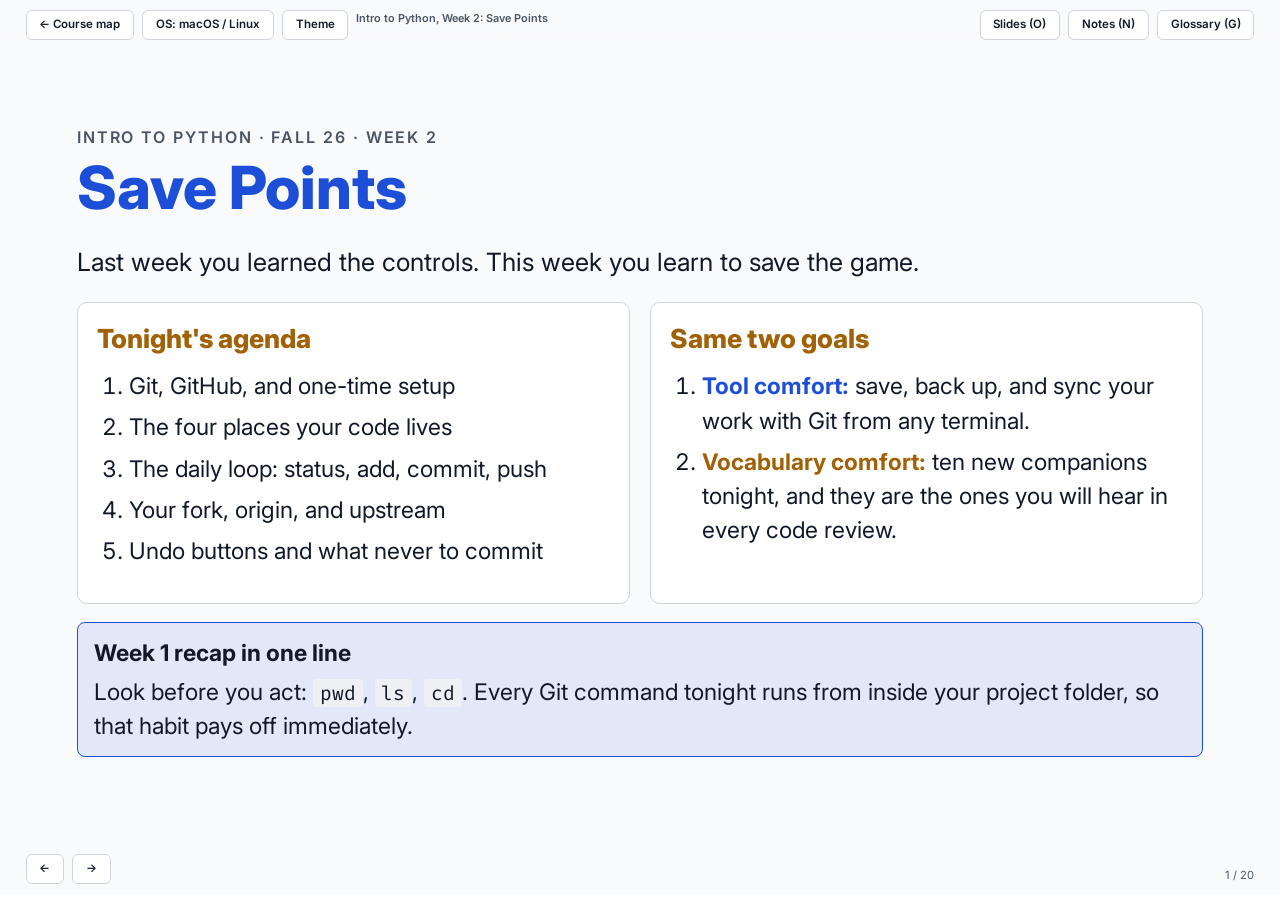
<file: week02/week02-slides.html>
<!DOCTYPE html>
<html lang="en" data-theme="dark">
<head>
<meta charset="UTF-8">
<link rel="icon" href="data:,">
  <meta name="viewport" content="width=device-width, initial-scale=1.0">
<title>Intro to Python, Week 2: Save Points</title>
<!-- Built by resources/slides/build.py from engine.html + a weekNN.js content file. Edit those, then rebuild. -->
<link rel="preconnect" href="https://fonts.googleapis.com">
<link rel="preconnect" href="https://fonts.gstatic.com" crossorigin>
<link href="https://fonts.googleapis.com/css2?family=Inter:wght@400;600;800&family=Fira+Code:wght@400;600&display=swap" rel="stylesheet">
<style>
:root {
  --bg: #121212;
  --text: #f0f0f0;
  --muted: #a3a3a3;
  --yellow: #fcd34d;   /* working folder, edits */
  --blue: #60a5fa;     /* steps, staging */
  --green: #34d399;    /* success, committed */
  --purple: #c084fc;   /* GitHub, upstream */
  --red: #f87171;      /* warnings */
  --card: #1e1e1e;
  --code-bg: #2a2a2a;
  --border: #404040;
  --on-accent: #111111;
  --font: 'Inter', system-ui, -apple-system, 'Segoe UI', sans-serif;
  --mono: 'Fira Code', ui-monospace, Consolas, 'Courier New', monospace;
  color-scheme: dark;
}
html[data-theme="light"] {
  --bg: #f9fafb;
  --text: #111827;
  --muted: #4b5563;
  --yellow: #a16207;
  --blue: #1d4ed8;
  --green: #047857;
  --purple: #7e22ce;
  --red: #b91c1c;
  --card: #ffffff;
  --code-bg: #eef0f3;
  --border: #d1d5db;
  --on-accent: #ffffff;
  color-scheme: light;
}
* { box-sizing: border-box; margin: 0; padding: 0; }
html, body { height: 100%; }
body {
  font-family: var(--font);
  background: var(--bg);
  color: var(--text);
  font-size: clamp(16px, 1.1vw + 0.55rem, 24px);
  line-height: 1.5;
  overflow: hidden;
  transition: background-color .25s, color .25s;
}
a { color: var(--blue); }
button, summary { font: inherit; }

/* ---------- Top bar and nav ---------- */
#topbar {
  position: fixed; inset: 0 0 auto 0; z-index: 100;
  display: flex; justify-content: space-between; align-items: center; gap: .5rem;
  padding: .6rem max(16px, 2vw); pointer-events: none; flex-wrap: wrap;
  background: linear-gradient(var(--bg) 60%, transparent);
}
#topbar .group { display: flex; gap: .5rem; pointer-events: auto; flex-wrap: wrap; }
.btn {
  background: var(--card); color: var(--text); border: 1px solid var(--border);
  padding: .35rem .8rem; border-radius: 6px; cursor: pointer; font-size: .72rem; font-weight: 600;
}
.btn.link { text-decoration: none; display: inline-flex; align-items: center; }
.btn:hover { border-color: var(--blue); }
.btn:focus-visible, summary:focus-visible, .chip:focus-visible, .draggable:focus-visible, .dropzone:focus-visible, input:focus-visible {
  outline: 3px solid var(--yellow); outline-offset: 2px;
}
.btn.primary { background: var(--blue); color: var(--on-accent); border-color: var(--blue); }
#deck-title { font-size: .68rem; color: var(--muted); font-weight: 600; pointer-events: none; }
#navbtns { position: fixed; left: max(16px, 2vw); bottom: 1rem; z-index: 100; display: flex; gap: .5rem; }
#counter { position: fixed; right: max(16px, 2vw); bottom: 1rem; z-index: 100; font-size: .7rem; color: var(--muted); }
#progress { position: fixed; left: 0; right: 0; bottom: 0; height: 6px; background: var(--card); z-index: 100; }
#progress > div { height: 100%; width: 0; background: var(--blue); transition: width .3s; }

/* ---------- Slides ---------- */
#deck { position: fixed; inset: 0; }
.slide {
  position: absolute; inset: 0; display: none; overflow-y: auto;
  padding: 4.6rem max(16px, 6vw) 4.6rem;
}
.slide.active { display: block; animation: fade .3s ease; }
@keyframes fade { from { opacity: 0; } to { opacity: 1; } }
.slide-inner { max-width: 1240px; margin: 0 auto; min-height: 100%; display: flex; flex-direction: column; justify-content: center; }
.layout { display: grid; grid-template-columns: minmax(0, 1fr) minmax(15rem, 20rem); gap: 2rem; align-items: start; }
.layout.solo { grid-template-columns: minmax(0, 1fr); }
@media (max-width: 900px) { .layout { grid-template-columns: minmax(0, 1fr); } }

h1 { font-size: 2.6em; line-height: 1.1; color: var(--blue); margin-bottom: .4em; font-weight: 800; }
h2 { font-size: 1.75em; line-height: 1.15; margin-bottom: .55em; font-weight: 800; }
h3 { font-size: 1.15em; color: var(--yellow); margin: .9em 0 .4em; font-weight: 800; }
p, ul, ol { margin-bottom: .8em; }
ul, ol { padding-left: 1.4em; }
li { margin-bottom: .3em; }
.kicker { text-transform: uppercase; letter-spacing: .12em; font-size: .7em; color: var(--muted); font-weight: 600; margin-bottom: .4em; }
.lead { font-size: 1.1em; }
.muted { color: var(--muted); }
.small { font-size: .82em; }
.y { color: var(--yellow); font-weight: 700; } .b { color: var(--blue); font-weight: 700; }
.g { color: var(--green); font-weight: 700; } .p { color: var(--purple); font-weight: 700; } .r { color: var(--red); font-weight: 700; }
.cols { display: grid; grid-template-columns: repeat(auto-fit, minmax(16rem, 1fr)); gap: 1.2rem; }
.panel { background: var(--card); border: 1px solid var(--border); border-radius: 10px; padding: 1rem 1.2rem; }
.panel h3:first-child { margin-top: 0; }
kbd { font-family: var(--mono); font-size: .8em; border: 1px solid var(--border); border-bottom-width: 3px; border-radius: 5px; padding: 0 .35em; background: var(--code-bg); }

code { font-family: var(--mono); background: var(--code-bg); padding: .1em .35em; border-radius: 4px; font-size: .86em; }
pre {
  position: relative; background: var(--code-bg); border: 1px solid var(--border); border-radius: 8px;
  padding: .8rem 1rem; margin-bottom: .9em; overflow-x: auto; font-family: var(--mono); font-size: .76em; line-height: 1.55;
}
pre code { background: none; padding: 0; font-size: 1em; }
pre.cmd { padding-right: 5.2rem; border-left: 4px solid var(--blue); }
pre.out { border-left: 4px solid var(--green); color: var(--muted); }
pre.out::before { content: "output"; display: block; font-family: var(--font); font-size: .75em; text-transform: uppercase; letter-spacing: .1em; color: var(--green); margin-bottom: .3em; }
.cmt { color: var(--muted); }
.copy { position: absolute; top: .45rem; right: .45rem; font-size: .7rem; padding: .2rem .55rem; }

.tbl-wrap { overflow-x: auto; margin-bottom: .9em; }
table.tbl { width: 100%; border-collapse: collapse; font-size: .82em; }
.tbl th, .tbl td { text-align: left; padding: .45em .7em; border-bottom: 1px solid var(--border); vertical-align: top; }
.tbl th { color: var(--blue); font-weight: 700; }
.tbl code { white-space: nowrap; }
.badge { display: inline-block; font-size: .68em; font-weight: 700; padding: .05em .45em; border-radius: 4px; border: 1px solid var(--yellow); color: var(--yellow); margin-left: .35em; vertical-align: middle; white-space: nowrap; }

.callout { border-radius: 8px; padding: .8rem 1rem; margin: .8em 0; border: 1px solid; }
.callout strong:first-child { display: block; margin-bottom: .2em; }
.callout.warn { border-color: var(--red); background: color-mix(in srgb, var(--red) 12%, transparent); }
.callout.tip { border-color: var(--green); background: color-mix(in srgb, var(--green) 10%, transparent); }
.callout.note { border-color: var(--blue); background: color-mix(in srgb, var(--blue) 10%, transparent); }
.callout.gh { border-color: var(--purple); background: color-mix(in srgb, var(--purple) 10%, transparent); }
.joke { border-left: 4px solid var(--purple); padding: .5rem 1rem; margin-top: 1em; font-size: .85em; color: var(--muted); }

details.reveal { margin: .8em 0; border: 1px dashed var(--blue); border-radius: 8px; padding: .6rem .9rem; }
details.reveal > summary { cursor: pointer; font-weight: 700; color: var(--blue); }
details.reveal > summary::marker { content: "🤔 "; }
details.reveal[open] > summary::marker { content: "💡 "; }
details.reveal > div { margin-top: .6em; }

/* OS-specific text: hidden by default, shown for the active OS */
.os-win, .os-mac { display: none; }
html[data-os="windows"] .os-win, html[data-os="mac"] .os-mac { display: inline; }
html[data-os="windows"] div.os-win, html[data-os="mac"] div.os-mac { display: block; }

/* ---------- Companion cards ---------- */
.companions { display: flex; flex-direction: column; gap: 1rem; }
.companions { font-size: .82em; }
.companion { background: var(--card); border: 1px solid var(--border); border-left: 6px solid var(--yellow); border-radius: 0 10px 10px 0; padding: .7rem .9rem; }
.companion .tag { font-size: .62em; text-transform: uppercase; letter-spacing: .12em; color: var(--muted); font-weight: 700; }
.companion .term { font-size: 1.2em; font-weight: 800; color: var(--yellow); line-height: 1.2; margin: .1em 0; }
.companion .say { font-family: var(--mono); font-size: .72em; color: var(--muted); }
.companion .meaning { margin: .35em 0; font-size: .95em; }
.companion .origin { font-size: .8em; color: var(--muted); margin-bottom: .35em; }
.companion .usage { font-size: .8em; font-style: italic; color: var(--muted); border-top: 1px solid var(--border); padding-top: .35em; }

/* ---------- Drawers ---------- */
.drawer {
  position: fixed; top: 0; right: 0; bottom: 0; width: min(440px, 100vw); z-index: 200;
  background: var(--card); border-left: 1px solid var(--border); padding: 1.4rem 1.4rem 3rem; overflow-y: auto;
  transform: translateX(100%); visibility: hidden; transition: transform .3s ease, visibility 0s linear .3s;
  box-shadow: -6px 0 18px rgba(0,0,0,.35); font-size: .8em;
}
.drawer.open { transform: translateX(0); visibility: visible; transition: transform .3s ease; }
.drawer h2 { font-size: 1.4em; padding-right: 3rem; border-bottom: 1px solid var(--border); padding-bottom: .4em; }
.drawer .close { position: absolute; top: 1rem; right: 1rem; }
.note-row { margin-bottom: 1em; }
.note-row b { display: block; color: var(--blue); font-size: .8em; text-transform: uppercase; letter-spacing: .08em; }
.gloss { padding: .6em 0; border-bottom: 1px solid var(--border); }
.gloss .gterm { font-weight: 800; color: var(--yellow); }
.gloss.locked { opacity: .45; }
.gloss.locked .gdef { filter: blur(4px); user-select: none; }
.gloss .lock { font-size: .75em; color: var(--muted); }
#gloss-count { color: var(--muted); margin-bottom: .6em; }

/* ---------- Overview ---------- */
body.overview #deck { position: fixed; inset: 0; overflow-y: auto; display: grid; grid-template-columns: repeat(auto-fill, minmax(260px, 1fr)); gap: 1rem; padding: 4.5rem 1.5rem 2rem; align-content: start; }
body.overview .slide { position: relative; inset: auto; display: block; height: 170px; overflow: hidden; padding: .8rem; font-size: 7px; border: 2px solid var(--border); border-radius: 8px; cursor: pointer; background: var(--bg); }
body.overview .slide.active { border-color: var(--blue); }
body.overview .slide .slide-inner { justify-content: flex-start; }
body.overview .slide::after { content: attr(data-num) ". " attr(aria-label); position: absolute; left: 0; right: 0; bottom: 0; padding: .3rem .5rem; font-size: 12px; font-weight: 700; background: var(--card); border-top: 1px solid var(--border); }
body.overview #navbtns, body.overview #counter, body.overview #progress { display: none; }

/* ---------- Quiz ---------- */
.quiz { background: var(--card); border: 1px solid var(--border); border-radius: 10px; padding: 1.2rem; max-width: 900px; }
.quiz .qcount { font-size: .75em; color: var(--muted); margin-bottom: .4em; }
.quiz h3 { color: var(--text); margin-top: 0; }
.quiz .opts { display: flex; flex-direction: column; gap: .6rem; margin: 1rem 0; }
.quiz .opt { text-align: left; padding: .75rem 1rem; border-radius: 8px; border: 2px solid var(--border); background: var(--bg); color: var(--text); cursor: pointer; font-size: .9em; }
.quiz .opt:hover:not(:disabled) { border-color: var(--blue); }
.quiz .opt:disabled { cursor: default; }
.quiz .opt.right { border-color: var(--green); }
.quiz .opt.right::before { content: "✓ "; color: var(--green); font-weight: 800; }
.quiz .opt.wrong { border-color: var(--red); }
.quiz .opt.wrong::before { content: "✗ "; color: var(--red); font-weight: 800; }
.quiz .fb { min-height: 1.5em; margin-bottom: .8em; }

/* ---------- Jargon decoder ---------- */
.jargon { font-size: 1.15em; line-height: 2.1; text-align: center; margin: .6em 0; }
.chip { display: inline-block; border: 2px solid var(--blue); background: var(--code-bg); color: var(--text); border-radius: 6px; padding: 0 .45em; cursor: pointer; line-height: 1.6; font-size: 1em; }
.chip:hover { background: color-mix(in srgb, var(--blue) 25%, transparent); }
.chip.done { border-color: var(--green); cursor: default; }
.chip .m { display: block; font-size: .62em; color: var(--green); font-weight: 700; line-height: 1.3; }
.jargon-result { text-align: center; color: var(--green); font-weight: 700; min-height: 1.5em; }

/* ---------- Matching game ---------- */
.match { display: grid; grid-template-columns: minmax(8rem, 14rem) minmax(0, 1fr); gap: 1rem; margin-top: .6em; }
@media (max-width: 600px) { .match { grid-template-columns: minmax(0, 1fr); } }
.match .col { display: flex; flex-direction: column; gap: .6rem; }
.draggable { background: var(--card); border: 2px solid var(--yellow); border-radius: 8px; padding: .55rem .8rem; cursor: grab; font-weight: 700; text-align: center; touch-action: manipulation; }
.draggable.sel { outline: 3px solid var(--yellow); outline-offset: 2px; }
.draggable.used { display: none; }
.dropzone { background: var(--code-bg); border: 2px dashed var(--border); border-radius: 8px; padding: .55rem .8rem; cursor: pointer; font-size: .85em; touch-action: manipulation; }
.dropzone.over { border-color: var(--blue); }
.dropzone.correct { border: 2px solid var(--green); cursor: default; }
.dropzone.correct::before { content: "✓ "; color: var(--green); font-weight: 800; }
.dropzone.shake { animation: shake .45s; border-color: var(--red); }
@keyframes shake { 25% { transform: translateX(-5px); } 75% { transform: translateX(5px); } }
.match-status { font-weight: 700; min-height: 1.5em; margin-top: .6em; grid-column: 1 / -1; }

/* ---------- Terminal simulator ---------- */
.term-sim { background: #0b0b0b; color: #e5e7eb; border: 1px solid #333; border-radius: 10px; font-family: var(--mono); font-size: .72em; height: 15em; overflow-y: auto; padding: .8rem 1rem; }
.term-sim .line { white-space: pre-wrap; word-break: break-word; }
.term-sim .echo { color: #9ca3af; }
.term-sim .in { display: flex; align-items: center; gap: .5em; }
.term-sim .pr { color: #34d399; white-space: nowrap; }
.term-sim input { flex: 1; min-width: 4em; background: transparent; border: none; color: #fff; font: inherit; outline: none; }
.term-sim input:focus-visible { outline: none; }
.term-sim:focus-within { border-color: #34d399; }

/* ---------- Git staging visualizer ---------- */
.gitviz .cols4 { display: grid; grid-template-columns: repeat(4, minmax(0, 1fr)); gap: .7rem; }
@media (max-width: 760px) { .gitviz .cols4 { grid-template-columns: repeat(2, minmax(0, 1fr)); } }
.gitviz .zone { background: var(--card); border: 1px solid var(--border); border-top: 5px solid; border-radius: 8px; padding: .6rem; min-height: 9.5em; }
.gitviz .zone h4 { font-size: .72em; text-transform: uppercase; letter-spacing: .08em; margin-bottom: .4em; }
.gitviz .zone .sub { font-size: .62em; color: var(--muted); margin-bottom: .5em; }
.gitviz .z1 { border-top-color: var(--yellow); } .gitviz .z2 { border-top-color: var(--blue); }
.gitviz .z3 { border-top-color: var(--green); } .gitviz .z4 { border-top-color: var(--purple); }
.gitviz .card { font-family: var(--mono); font-size: .62em; border: 1px solid var(--border); border-radius: 6px; padding: .35em .5em; margin-bottom: .4em; background: var(--bg); animation: fade .35s; }
.gitviz .card .st { display: block; font-family: var(--font); font-size: .9em; color: var(--muted); }
.gitviz .controls { display: flex; flex-wrap: wrap; gap: .5rem; margin: .8rem 0; align-items: center; }
.gitviz .controls input { font-family: var(--mono); font-size: .7rem; padding: .35rem .5rem; border-radius: 6px; border: 1px solid var(--border); background: var(--code-bg); color: var(--text); min-width: 14em; flex: 1; }
.gitviz pre { min-height: 6em; max-height: 13em; overflow-y: auto; }

/* ---------- Undo guide ---------- */
.undo { background: var(--card); border: 1px solid var(--border); border-radius: 10px; padding: 1rem 1.2rem; }
.undo .trail { font-size: .75em; color: var(--muted); margin-bottom: .5em; }
.undo .q { font-size: 1.1em; font-weight: 800; margin-bottom: .6em; }
.undo .row { display: flex; gap: .6rem; flex-wrap: wrap; }
.undo .answer { border-left: 5px solid var(--blue); padding-left: .9rem; }

/* ---------- Flow diagram (step → step) ---------- */
.flow { display: grid; grid-template-columns: minmax(0,1fr) auto minmax(0,1fr) auto minmax(0,1fr) auto minmax(0,1fr); gap: .4rem; align-items: stretch; margin: .6em 0 .9em; }
.flow .step { background: var(--card); border: 1px solid var(--border); border-top: 5px solid var(--border); border-radius: 8px; padding: .55rem .7rem; font-size: .74em; display: flex; flex-direction: column; gap: .2em; }
.flow .step b { font-size: 1.1em; }
.flow .step em { color: var(--muted); }
.flow .s1 { border-top-color: var(--yellow); } .flow .s1 b { color: var(--yellow); }
.flow .s2 { border-top-color: var(--blue); } .flow .s2 b { color: var(--blue); }
.flow .s3 { border-top-color: var(--green); } .flow .s3 b { color: var(--green); }
.flow .s4 { border-top-color: var(--purple); } .flow .s4 b { color: var(--purple); }
.flow .arrow { display: flex; flex-direction: column; justify-content: center; align-items: center; font-size: .66em; color: var(--muted); text-align: center; }
.flow .arrow::after { content: "\2192"; font-size: 1.8em; line-height: 1; color: var(--text); }
@media (max-width: 900px) {
  .flow { grid-template-columns: minmax(0,1fr); }
  .flow .arrow { flex-direction: row; gap: .4em; }
  .flow .arrow::after { content: "\2193"; font-size: 1.3em; }
}

[data-glossary-grid] { display: grid; grid-template-columns: repeat(auto-fill, minmax(17rem, 1fr)); gap: .5rem; font-size: .66em; }
[data-glossary-grid] .item { background: var(--card); border: 1px solid var(--border); border-radius: 8px; padding: .45rem .7rem; }
[data-glossary-grid] .item b { color: var(--yellow); display: block; }
.glossary-grid .item b { color: var(--yellow); display: block; }

@media (max-width: 600px) {
  .slide { padding-top: 6.2rem; }
  h1 { font-size: 2em; }
  h2 { font-size: 1.45em; }
  #deck-title { display: none; }
}
@media (prefers-reduced-motion: reduce) { * { animation: none !important; transition: none !important; } }
</style>
</head>
<body>
<header id="topbar">
  <div class="group">
    <a class="btn link" href="../index.html" aria-label="Back to the course learning hub">← Course map</a>
    <button class="btn" id="btn-os" type="button" aria-label="Switch operating system for commands">OS: Windows</button>
    <button class="btn" id="btn-theme" type="button" aria-label="Switch light or dark theme">Theme</button>
    <span id="deck-title"></span>
  </div>
  <div class="group">
    <button class="btn" id="btn-overview" type="button" title="Overview (O)">Slides (O)</button>
    <button class="btn" id="btn-notes" type="button" title="Speaker notes (N)" aria-controls="drawer-notes">Notes (N)</button>
    <button class="btn" id="btn-glossary" type="button" title="Glossary (G)" aria-controls="drawer-glossary">Glossary (G)</button>
  </div>
</header>

<main id="deck" aria-live="polite"></main>

<nav id="navbtns" aria-label="Slide navigation">
  <button class="btn" id="btn-prev" type="button" aria-label="Previous slide">&larr;</button>
  <button class="btn" id="btn-next" type="button" aria-label="Next slide">&rarr;</button>
</nav>
<div id="counter"></div>
<div id="progress"><div></div></div>

<aside id="drawer-notes" class="drawer" role="dialog" aria-label="Speaker notes" aria-hidden="true">
  <button class="btn close" type="button" data-close="drawer-notes" aria-label="Close notes">X</button>
  <h2>Speaker Notes</h2>
  <div id="notes-body"></div>
</aside>
<aside id="drawer-glossary" class="drawer" role="dialog" aria-label="Glossary" aria-hidden="true">
  <button class="btn close" type="button" data-close="drawer-glossary" aria-label="Close glossary">X</button>
  <h2>Career Companion Glossary</h2>
  <p id="gloss-count"></p>
  <div id="gloss-body"></div>
</aside>

<script>
/* Course glossary: every "career companion" term, defined once.
   Definitions come from the vocabulary tables in README.md,
   resources/command-line-basics.md, and resources/git-commands.md.
   Each weekNN.js lists the ids it reviews and the ids it introduces.
   Rules: write a literal backslash as \\ ; escape < as &lt; ; no em dashes. */
window.GLOSSARY = [
    { id: "editor", term: "Editor / IDE", say: "ED-ih-ter, I-D-E",
      meaning: "The program where you write, edit, and save code. An IDE (Integrated Development Environment) bundles an editor with tools to run and inspect your code.",
      usage: "Which editor are you using for this project?" },
    { id: "terminal", term: "Terminal", say: "TER-mih-nul",
      meaning: "The window you type into.",
      usage: "Open a terminal and run the script." },
    { id: "shell", term: "Shell", say: "shell",
      meaning: "The program inside that window that reads your commands and runs them.",
      origin: "the outer layer wrapped around the operating system's core. Bash is a programmer pun: Bourne Again SHell.",
      usage: "Which shell are you in, PowerShell or zsh?" },
    { id: "prompt", term: "Prompt", say: "prompt",
      meaning: "The text waiting at the start of the line, telling you the shell is ready.",
      usage: "Read your prompt. Are you in the right folder?" },
    { id: "commandline", term: "Command line", say: "kuh-MAND line",
      meaning: "The general idea of controlling a computer by typing instead of clicking.",
      usage: "Can you run that from the command line instead of clicking through menus?" },
    { id: "option", term: "Option (flag)", say: "OP-shun",
      meaning: "The part of a command that adjusts what the program does, like --version.",
      usage: "Add the --version flag so we know exactly what you are running." },
    { id: "argument", term: "Argument", say: "ARG-yoo-ment",
      meaning: "The thing the program should act on, like hello.py.",
      usage: "You forgot the argument. Python needs to know which file to run." },
    { id: "directory", term: "Working directory", say: "dih-RECK-tor-ee",
      meaning: "The one folder your terminal is standing in right now. Every command runs from there.",
      usage: "Check your working directory before you run that." },
    { id: "path", term: "Path", say: "path",
      meaning: "The address of a file or folder. Absolute paths start from the top of the computer; relative paths start from where you are standing.",
      usage: "Paste me the full path to the file that won't open." },
    { id: "repository", term: "Repository (repo)", say: "rih-POZ-ih-tor-ee, or just REE-po",
      meaning: "A project folder that Git is tracking.",
      origin: "a storage place, like a depository.",
      usage: "Is that code in the repo yet?" },
    { id: "clone", term: "Clone", say: "klohn",
      meaning: "Download a repository from GitHub to your computer.",
      usage: "Clone the repo and you will have everything locally." },
    { id: "venv", term: "Virtual environment (venv)", say: "VUR-choo-ul en-VY-ron-ment, or VEE-env",
      meaning: "A clean room for your project's packages, so two projects never fight over versions.",
      usage: "Activate the venv before you install that package." },
    { id: "interactive", term: "Interactive mode", say: "in-ter-AK-tiv mode",
      meaning: "Python waiting at the >>> prompt for you to type Python code one line at a time.",
      usage: "Pop open interactive mode and test that one line real quick." },

    /* ---- Week 2: Git and GitHub (git-commands.md vocabulary table) ---- */
    { id: "commit", term: "Commit", say: "kuh-MIT",
      meaning: "A save point: a snapshot of your project plus a short message.",
      origin: "borrowed from databases, where committing makes a change permanent.",
      usage: "Commit that fix before you start the next feature." },
    { id: "staging", term: "Staging area", say: "STAY-jing AIR-ee-uh",
      meaning: "The waiting room where you collect changes for your next commit.",
      usage: "Stage only the files for this fix, then commit." },
    { id: "remote", term: "Remote", say: "rih-MOTE",
      meaning: "A copy of the repository that lives somewhere else, usually GitHub.",
      usage: "Which remote are you pushing to?" },
    { id: "origin", term: "origin", say: "OR-ih-jin",
      meaning: "The nickname for the remote you push your own work to.",
      usage: "Push your branch to origin and open a pull request." },
    { id: "upstream", term: "upstream", say: "UP-streem",
      meaning: "The nickname for the original repository your fork was copied from.",
      usage: "Pull from upstream so you have the latest changes." },
    { id: "fork", term: "Fork", say: "fork",
      meaning: "Make your own copy of someone else's repository, on GitHub.",
      origin: "a fork in the road, where your copy takes its own path.",
      usage: "Fork the repo and send your changes from there." },
    { id: "push", term: "Push", say: "push",
      meaning: "Upload your commits to GitHub.",
      usage: "Did you push? I don't see your changes yet." },
    { id: "pull", term: "Pull", say: "pull",
      meaning: "Download new commits from GitHub and combine them with yours.",
      usage: "Pull before you start, so you are working on the latest code." },
    { id: "branch", term: "Branch", say: "branch",
      meaning: "A separate line of save points, for trying an idea without touching the main one.",
      usage: "Make a branch for that experiment." },
    { id: "main", term: "main", say: "main",
      meaning: "The default branch, and the only one you need for most of this class.",
      usage: "Is main green, or did the last push break the build?" },
    { id: "variable", term: "Variable", say: "VAIR-ee-uh-bul", meaning: "A name that refers to a value in a program.", usage: "The variable score holds 72." },
    { id: "type", term: "Type", say: "type", meaning: "The kind of a value, such as text or an integer.", usage: "Check the type before comparing values." },
    { id: "condition", term: "Condition", say: "kun-DISH-un", meaning: "A true or false test that decides which code runs.", usage: "The condition checks whether the score is at least 70." },
    { id: "function", term: "Function", say: "FUNK-shun", meaning: "A named piece of code that can take inputs and return a result.", usage: "Call the function with a different score." },
    { id: "parse", term: "Parse", say: "parss", meaning: "Read text and turn it into a value with a known structure or type.", usage: "Parse the score text into an integer." },
    { id: "exception", term: "Exception", say: "ik-SEP-shun", meaning: "An error signal that interrupts normal execution unless code handles it.", usage: "Catch ValueError when the score text is invalid." },
    { id: "while", term: "While loop", say: "while loop", meaning: "A loop that repeats while its condition is true.", usage: "Use a while loop to count down to one." },
    { id: "iterate", term: "Iterate", say: "IT-uh-rayt", meaning: "Visit items or repeat a step, often one item at a time.", usage: "Iterate over every point before returning the total." },
    { id: "enumerate", term: "Enumerate", say: "ih-NOO-muh-rayt", meaning: "Pair each item in an iterable with a number as you loop.", usage: "Enumerate the names starting at one." },
    { id: "list", term: "List", say: "list", meaning: "An ordered, changeable collection of values.", usage: "The list keeps sign-ins in order." },
    { id: "dictionary", term: "Dictionary", say: "DIK-shun-air-ee", meaning: "A collection that maps keys to values.", usage: "Look up Ari's score in the dictionary." },
    { id: "set", term: "Set", say: "set", meaning: "A collection of unique values.", usage: "Use a set to check which names appeared." },
    { id: "tuple", term: "Tuple", say: "TOO-pul", meaning: "An ordered collection that you do not change in place.", usage: "Store the meeting hour and minute as a tuple." },
    { id: "sort", term: "Sort", say: "sort", meaning: "Arrange values in an order chosen by a rule or key.", usage: "Sort scores highest first and names alphabetically on ties." },
    { id: "slice", term: "Slice", say: "slyss", meaning: "Select part of an ordered collection by position.", usage: "Use [:2] to keep the first two ranked rows." },
    { id: "encoding", term: "Text encoding", say: "en-KOH-ding", meaning: "A rule for turning text into bytes and back, such as UTF-8.", usage: "Open the roster file with UTF-8 encoding." },
    { id: "class", term: "Class", say: "class", meaning: "A blueprint for objects that keep data and related behavior together.", usage: "Gradebook is a class." },
    { id: "instance", term: "Instance", say: "IN-stuns", meaning: "One object created from a class, with its own data.", usage: "Each Gradebook instance has its own scores." },
    { id: "comprehension", term: "Comprehension", say: "kom-prih-HEN-shun", meaning: "A compact way to build a collection from an iterable, optionally filtering items.", usage: "The comprehension keeps passing names." },
    { id: "decorator", term: "Decorator", say: "DEK-uh-ray-ter", meaning: "A function that wraps another function to add behavior.", usage: "The decorator logs a call before describe runs." },
    { id: "closure", term: "Closure", say: "KLOH-zher", meaning: "An inner function that keeps access to values from its enclosing function.", usage: "The closure remembers the threshold." },
    { id: "property", term: "Property", say: "PROP-er-tee", meaning: "A method read like an attribute through the @property decorator.", usage: "Read book.student_count without calling it." },
    { id: "stack", term: "Stack", say: "stack", meaning: "A collection where the last item added is the first one removed.", usage: "Push a topic, then pop the most recent topic." }
];

</script>
<script>
/* Week 2 deck: "Save Points"
   Sources of truth: resources/git-commands.md (commands, outputs, vocabulary) and README.md (links)
   Rebuild after editing: python resources/slides/build.py
   Rules: write a literal backslash as \\ ; escape < as &lt; ; no em dashes. */
window.DECK = {
  title: "Intro to Python, Week 2: Save Points",

  terms: {
    review: ["editor", "terminal", "shell", "prompt", "commandline", "option", "argument", "directory", "path", "repository", "clone", "venv", "interactive"],
    fresh: ["commit", "remote", "main", "staging", "push", "branch", "fork", "origin", "upstream", "pull"]
  },

  slides: [
    {
      title: "Save Points",
      html: `
<p class="kicker">Intro to Python · Fall 26 · Week 2</p>
<h1>Save Points</h1>
<p class="lead">Last week you learned the controls. This week you learn to save the game.</p>
<div class="cols">
  <div class="panel">
    <h3>Tonight's agenda</h3>
    <ol>
      <li>Git, GitHub, and one-time setup</li>
      <li>The four places your code lives</li>
      <li>The daily loop: status, add, commit, push</li>
      <li>Your fork, origin, and upstream</li>
      <li>Undo buttons and what never to commit</li>
    </ol>
  </div>
  <div class="panel">
    <h3>Same two goals</h3>
    <ol>
      <li><span class="b">Tool comfort:</span> save, back up, and sync your work with Git from any terminal.</li>
      <li><span class="y">Vocabulary comfort:</span> ten new companions tonight, and they are the ones you will hear in every code review.</li>
    </ol>
  </div>
</div>
<div class="callout note"><strong>Week 1 recap in one line</strong>Look before you act: <code>pwd</code>, <code>ls</code>, <code>cd</code>. Every Git command tonight runs from inside your project folder, so that habit pays off immediately.</div>`,
      notes: {
        timing: "3 min",
        talking: "Welcome back. Quick show of hands: who finished a Week 1 mission? Tonight's vocabulary is the densest of the course, and that is fine. We will say every word out loud. Press G any time to see the Week 1 companions already unlocked.",
        question: "Do I need GitHub tonight, or just Git? Both, but Git does most of the work. GitHub is where the save points get backed up.",
        failure: "Someone missed Week 1 setup. Pair them up and point to the Week 1 deck in the repo under week01.",
        action: "Have the room say the Week 1 loop out loud: pwd, ls, cd."
      }
    },
    {
      title: "Git is a save system",
      companions: ["commit"],
      html: `
<h2>Git is a save system for your code</h2>
<p class="lead">Before the boss fight, you save. If the fight goes badly, you reload, and nothing is lost. A Git <strong>commit</strong> is that save point: a snapshot of your whole project, with a note saying what changed.</p>
<div class="cols">
  <div class="panel"><h3 class="g">A history</h3><p>Every save point is kept, so you can see what your code looked like last Tuesday.</p></div>
  <div class="panel"><h3 class="b">A safety net</h3><p>Break something? Go back to the last version that worked.</p></div>
  <div class="panel"><h3 class="p">A way to share</h3><p>Send your save points to GitHub, and your work is backed up and visible to mentors, classmates, and future employers.</p></div>
</div>
<p>Git has hundreds of commands. You need about a dozen, and four of them do most of the work.</p>`,
      notes: {
        timing: "3 min",
        talking: "Lead with the save point image. A regular Save button keeps one version; Git keeps every version you choose to mark, with a label.",
        question: "Is a commit the same as saving a file? No. Saving writes the file in your editor. A commit marks a save point for the whole project, with a message.",
        failure: "None yet; this is concept only. If questions run long, park them for the visualizer slide.",
        action: "Say it together: commit. Then: a commit is a save point."
      }
    },
    {
      title: "Git and GitHub are different things",
      companions: ["remote"],
      html: `
<h2>Git and GitHub are two different things</h2>
<div class="tbl-wrap"><table class="tbl">
  <tr><th></th><th>Git</th><th>GitHub</th></tr>
  <tr><td><strong>What it is</strong></td><td>A program on your computer</td><td>A website</td></tr>
  <tr><td><strong>What it does</strong></td><td>Records save points for a project</td><td>Stores a copy of your project online</td></tr>
  <tr><td><strong>Works offline?</strong></td><td>Yes</td><td>No</td></tr>
  <tr><td><strong>90s translation</strong></td><td class="g">The memory card</td><td class="p">The friend's house you bring the memory card to</td></tr>
</table></div>
<p>You can use Git without GitHub. In this class you use both: Git to save your work, and GitHub to back it up and share it. The copy on GitHub is called a <strong>remote</strong>.</p>`,
      notes: {
        timing: "2 min",
        talking: "The memory card versus the friend's house. Your saves live on the card first. Carrying the card over is a separate step, and that step is push.",
        question: "If GitHub goes down, is my work gone? No. Git keeps everything on your computer. GitHub is the backup and the sharing spot.",
        failure: "Someone thinks they 'installed GitHub'. Clarify: they installed Git, and they have a GitHub account. Two things.",
        action: "Say it together: Git, GitHub, remote."
      }
    },
    {
      title: "One-time setup",
      companions: ["main"],
      html: `
<h2>One-time setup (once per computer)</h2>
<pre class="cmd"><code><span class="cmt"># 1. Confirm Git is installed</span>
git --version

<span class="cmt"># 2. Tell Git who you are (use your GitHub email)</span>
git config --global user.name "Your Name"
git config --global user.email "you@example.com"

<span class="cmt"># 3. Three defaults that prevent beginner headaches</span>
git config --global init.defaultBranch main
git config --global pull.rebase false
git config --global core.editor "code --wait"

<span class="cmt"># 4. Check your work</span>
git config --global --list</code></pre>
<div class="tbl-wrap"><table class="tbl">
  <tr><th>Setting</th><th>Why you want it</th></tr>
  <tr><td><code>init.defaultBranch main</code></td><td>Names the first branch <code>main</code> in every new repository, matching GitHub</td></tr>
  <tr><td><code>pull.rebase false</code></td><td>Combines downloaded work with yours the simplest way, so pulls do not stop and ask you to choose</td></tr>
  <tr><td><code>core.editor "code --wait"</code></td><td>Opens VS Code for longer messages instead of Vim, an editor famous for trapping newcomers</td></tr>
</table></div>
<p class="small muted">Spyder users: keep the <code>core.editor</code> line anyway. Git still needs a message editor, and VS Code is the friendly one. First push sign-in: <span class="os-win">nothing extra on Windows. Git Credential Manager opens a browser window; sign in and approve.</span><span class="os-mac">install the GitHub CLI, run <code>gh auth login</code>, choose HTTPS, and answer Y to authenticate Git.</span></p>`,
      notes: {
        timing: "5 min",
        talking: "Every commit is signed with a name and email, so Git refuses to save until it has both. Use the email on your GitHub account so commits link to your profile. Walk the three defaults table: each line prevents a specific beginner headache.",
        question: "Do I do this for every project? No. Once per computer. The --global flag means 'for everything on this machine'.",
        failure: "'Author identity unknown' or 'Please tell me who you are': the two user config lines were skipped. Run them. A screen of ~ symbols appears later: that is Vim. Press Esc, type :wq, press Enter, then set core.editor.",
        action: "Say it together: main, the default branch."
      }
    },
    {
      title: "The four places your code lives",
      companions: ["staging"],
      html: `
<h2>The four places your code lives</h2>
<p>Most Git confusion disappears once you know your code can be in four places, and each core command moves it one step along.</p>
<div class="flow" role="img" aria-label="Working folder, then git add to the staging area, then git commit to the local repository, then git push to GitHub">
  <div class="step s1"><b>1. Working folder</b><span>Files you are editing</span><em>Items spread across your desk</em></div>
  <div class="arrow"><code>git add</code></div>
  <div class="step s2"><b>2. Staging area</b><span>Changes picked for the next save point</span><em>Items in the open box</em></div>
  <div class="arrow"><code>git commit</code></div>
  <div class="step s3"><b>3. Local repository</b><span>Save points on your computer</span><em>The box, taped and labeled</em></div>
  <div class="arrow"><code>git push</code></div>
  <div class="step s4"><b>4. GitHub</b><span>Your online copy</span><em>The box at the warehouse</em></div>
</div>
<p class="small muted">You get into box 1 by saving in your editor. The return trip: <code>git pull</code> brings new commits from GitHub back into your working folder.</p>
<details class="reveal"><summary>Why is there a staging area at all?</summary><div>Because you do not always want to save everything at once. If you fixed a bug <em>and</em> started a new exercise, staging lets you box those up as two separate, clearly labeled save points instead of one mystery box.</div></details>
<div class="callout warn"><strong>Important</strong>A commit lives only on your computer until you push. If your laptop meets a cup of coffee before you push, GitHub knows nothing about that work.</div>`,
      notes: {
        timing: "5 min",
        talking: "Mail a package: desk, open box, taped box, warehouse. Point to each column's color; the visualizer in two slides uses the same colors.",
        question: "Can I skip staging and commit everything? There are shortcuts, but staging is what lets you make small, clearly labeled commits. Build the habit first.",
        failure: "Someone says 'I committed, so it's on GitHub.' Not until push. Point at box 3 versus box 4.",
        action: "Say it together: working folder, staging area, local repository, GitHub."
      }
    },
    {
      title: "The daily loop",
      companions: ["push"],
      html: `
<h2>The daily loop: four commands, always in this order</h2>
<div class="cols">
  <div>
    <h3>1. <code>git status</code>: what changed?</h3>
    <p class="small">Changes nothing. Always safe. Run it before and after every other Git command.</p>
    <h3>2. <code>git add</code>: pick what to save</h3>
<pre class="cmd"><code>git add my-work/hello_mine.py
<span class="cmt"># or stage everything here and below:</span>
git add .</code></pre>
    <p class="small"><code>git add</code> prints nothing when it works. Glance at <code>git status</code> before <code>git add .</code> so there are no surprises in the box.</p>
  </div>
  <div>
    <h3>3. <code>git commit</code>: make the save point</h3>
<pre class="cmd"><code>git commit -m "Add my version of the hello script"</code></pre>
<pre class="out">[main 28926b2] Add my version of the hello script
 1 file changed, 1 insertion(+)
 create mode 100644 my-work/hello_mine.py</pre>
    <h3>4. <code>git push</code>: back it up</h3>
<pre class="cmd"><code>git push</code></pre>
<pre class="out">To https://github.com/YOUR-USERNAME/python-fall26-code-alongs.git
   7dfaf2c..28926b2  main -> main</pre>
  </div>
</div>
<p class="joke">🧓 Why do programmers make such loyal friends? They are not afraid to commit. (Pushing, on the other hand, they forget constantly.)</p>`,
      notes: {
        timing: "5 min",
        talking: "-m stands for message. 28926b2 is the commit's unique ID; theirs will be different. Status, add, commit, push: say it like a combo move.",
        question: "Do I push after every commit? You can. At minimum, push before you close the laptop.",
        failure: "'nothing added to commit but untracked files present': they skipped git add. 'nothing to commit, working tree clean': the file was not saved in the editor yet.",
        action: "Say the combo together: status, add, commit, push."
      }
    },
    {
      title: "Try it: move the package",
      html: `
<h2>Try it: move the package</h2>
<p>You just created <code>my-work/hello_mine.py</code>. Run the loop and watch the file travel. Every output below matches what real Git prints.</p>
<div data-gitviz="w2"></div>
<p class="small muted">Try this: <strong>git status → git add . → git commit -m → git push</strong>. Then press <em>Edit and save the file</em>, run <code>git add .</code>, edit again, and run <code>git status</code>. The same file shows up in two places. That surprise is worth meeting here instead of at midnight.</p>`,
      notes: {
        timing: "6 min",
        talking: "Drive it live, then let students try the 'edit after add' case. Narrate the package analogy as the cards move: desk, box, taped box, warehouse.",
        question: "Why is my file in two columns at once? The box holds the version from when you ran git add. Your newer edit is still on the desk. Run git add again.",
        failure: "Someone commits with an empty message box: Git aborts the commit. That matches real Git. Type a message.",
        action: "Each time you click a button, have the room say what moved: 'staged', 'committed', 'pushed'."
      }
    },
    {
      title: "Reading git status",
      companions: ["branch"],
      html: `
<h2>Reading <code>git status</code></h2>
<div class="tbl-wrap"><table class="tbl">
  <tr><th>Heading</th><th>Color</th><th>What it means</th><th>What to do</th></tr>
  <tr><td><code>Untracked files</code></td><td class="r">Red</td><td>A new file Git has never seen</td><td><code>git add</code> it if you want it saved</td></tr>
  <tr><td><code>Changes not staged for commit</code></td><td class="r">Red</td><td>A tracked file you edited</td><td><code>git add</code> it to include the edit</td></tr>
  <tr><td><code>Changes to be committed</code></td><td class="g">Green</td><td>Staged and waiting</td><td><code>git commit</code> to save</td></tr>
  <tr><td><code>nothing to commit, working tree clean</code></td><td>None</td><td>Everything is saved</td><td>Keep coding, or <code>git push</code></td></tr>
</table></div>
<pre class="out">On branch main
Your branch is ahead of 'origin/main' by 1 commit.
  (use "git push" to publish your local commits)

Changes not staged for commit:
  (use "git add &lt;file&gt;..." to update what will be committed)
  (use "git restore &lt;file&gt;..." to discard changes in working directory)
	modified:   my-work/hello_mine.py

no changes added to commit (use "git add" and/or "git commit -a")</pre>
<details class="reveal"><summary>Predict: read it top to bottom. What two things should you do next?</summary><div><code>On branch main</code> tells you your branch. <code>ahead of 'origin/main' by 1 commit</code> means GitHub is missing one save point: <code>git push</code>. The modified file is not staged: <code>git add</code> it, commit, then push. <strong>The lines in parentheses are hints.</strong> Git writes its own cheat sheet into its output.</div></details>`,
      notes: {
        timing: "4 min",
        talking: "Teach the three headings and the parentheses. When stuck in Git, run git status and read the hints. Colors help, but the headings are what matter.",
        question: "What does 'ahead of origin/main' mean? You have save points that GitHub does not have yet. Push them.",
        failure: "Someone's terminal shows no colors. That is fine. Read the headings, not the colors.",
        action: "Say it together: branch, main, untracked, staged."
      }
    },
    {
      title: "Writing good commit messages",
      html: `
<h2>Writing good commit messages</h2>
<p>A commit message is a note to the person who reads this history later. That person is usually you, in three weeks, with no memory of tonight. Start with an action word, and complete the sentence <em>"If applied, this commit will..."</em></p>
<div class="tbl-wrap"><table class="tbl">
  <tr><th>Instead of</th><th>Write</th><th>Why</th></tr>
  <tr><td><code>stuff</code></td><td><code>Add temperature converter function</code></td><td>Says what was added</td></tr>
  <tr><td><code>fixed it</code></td><td><code>Fix off-by-one error in the grade loop</code></td><td>Says what was broken</td></tr>
  <tr><td><code>asdfgh</code></td><td><code>Add LP 02 list practice exercises</code></td><td>Future you can find it</td></tr>
  <tr><td><code>final version REAL final v2</code></td><td><code>Rename variables for clarity in quiz script</code></td><td>Git already keeps the versions</td></tr>
</table></div>
<h3>Three habits</h3>
<ol>
  <li><strong>Commit small and often.</strong> One idea per commit.</li>
  <li><strong>Commit working code.</strong> A save point before the boss fight is useful. A save point halfway off a cliff is not.</li>
  <li><strong>Keep it under about 50 characters</strong> so it stays readable in <code>git log --oneline</code>.</li>
</ol>`,
      notes: {
        timing: "3 min",
        talking: "Read the 'instead of' column aloud for laughs; everyone has written 'final version REAL final'. Recruiters and mentors do read commit histories.",
        question: "Does capitalization matter? Not to Git. Consistency matters to readers. Start with a capital action word like Add, Fix, Rename.",
        failure: "Someone typed git commit without -m and landed in an editor. That is core.editor working. Type the message, save, close the tab.",
        action: "Have three volunteers say a commit message for a change they made this week."
      }
    },
    {
      title: "Your fork and the class repo",
      companions: ["fork"],
      html: `
<h2>Your fork and the class repo</h2>
<p>The class repository belongs to your instructor: you can read it, but you cannot push to it. To save your own work on GitHub, you need your own copy. That copy is a <strong>fork</strong>.</p>
<div class="cols">
  <div class="panel" style="border-top:5px solid var(--purple)"><h3 class="p">Class repo on GitHub</h3><p class="small">Nickname: <code>upstream</code>. You can read it, not change it.</p></div>
  <div class="panel" style="border-top:5px solid var(--green)"><h3 class="g">Your fork on GitHub</h3><p class="small">Nickname: <code>origin</code>. Yours to change. Created once with the <strong>Fork</strong> button.</p></div>
  <div class="panel" style="border-top:5px solid var(--yellow)"><h3 class="y">Your computer</h3><p class="small">Where you write code. You <code>git push</code> to origin, and <code>git pull upstream main</code> to get new lessons.</p></div>
</div>
<div class="callout gh"><strong>Fork vs clone</strong>A <strong>fork</strong> is a copy on GitHub, under your account. A <strong>clone</strong> is a copy downloaded to your computer. You usually do both: fork on GitHub, then clone (or reconnect) on your machine.</div>`,
      notes: {
        timing: "3 min",
        talking: "Three repositories are in play. A remote is just a nickname for a repository address, so you don't type the whole URL every time. By convention, origin is where you push and upstream is the original.",
        question: "Why can't I just push to the class repo? You don't own it, so GitHub refuses (that's the 403 error). Your fork is your own copy you can push to.",
        failure: "Someone forked into an organization instead of their own account. Fix: delete that fork on GitHub and fork again, choosing their username.",
        action: "Say it together: fork. Then: a fork is a copy on GitHub; a clone is a copy on my computer."
      }
    },
    {
      title: "Connect origin and upstream",
      companions: ["origin", "upstream"],
      html: `
<h2>Connect origin and upstream</h2>
<p>Pick the path that matches where you are. Both end in the same place. Replace <code>YOUR-USERNAME</code> with your GitHub username.</p>
<div class="cols">
  <div>
    <h3>Path A: I already cloned the class repo</h3>
<pre class="cmd"><code>cd python-fall26-code-alongs
git remote rename origin upstream
git remote add origin https://github.com/YOUR-USERNAME/python-fall26-code-alongs.git
git push -u origin main</code></pre>
    <p class="small">The <code>-u</code> is one-time: it links your local <code>main</code> to your fork. After this, plain <code>git push</code> is all you need.</p>
  </div>
  <div>
    <h3>Path B: I am starting fresh</h3>
<pre class="cmd"><code>git clone https://github.com/YOUR-USERNAME/python-fall26-code-alongs.git
cd python-fall26-code-alongs
git remote add upstream https://github.com/StrayDogSyn/python-fall26-code-alongs.git</code></pre>
    <p class="small">Cloning your fork sets up <code>origin</code> for you. Then finish the virtual environment steps from the README.</p>
  </div>
</div>
<h3>Confirm your remotes</h3>
<pre class="cmd"><code>git remote -v</code></pre>
<pre class="out">origin    https://github.com/YOUR-USERNAME/python-fall26-code-alongs.git (fetch)
origin    https://github.com/YOUR-USERNAME/python-fall26-code-alongs.git (push)
upstream  https://github.com/StrayDogSyn/python-fall26-code-alongs.git (fetch)
upstream  https://github.com/StrayDogSyn/python-fall26-code-alongs.git (push)</pre>`,
      notes: {
        timing: "7 min",
        talking: "Most students took Path A in Week 1, because the README had them clone the class repo. Walk Path A live. The goal is two nicknames, with their username on the origin lines.",
        question: "What if git remote -v only shows origin pointing at StrayDogSyn? They have not done Path A yet. Start at git remote rename origin upstream.",
        failure: "'remote origin already exists': they ran add before rename. Run git remote -v to see it, and use git remote set-url origin NEW-ADDRESS if needed. 'Support for password authentication was removed': follow the sign-in step from setup.",
        action: "Say it together: origin is mine, upstream is the class."
      }
    },
    {
      title: "Getting each week's new code",
      companions: ["pull"],
      html: `
<h2>Getting each week's new code</h2>
<p>New lesson folders land in the class repo after each Monday session. Three steps bring them into your copy.</p>
<pre class="cmd"><code><span class="cmt"># 1. Save your own work first (skip if git status says working tree clean)</span>
git status
git add .
git commit -m "Save my LP 01 practice before syncing"

<span class="cmt"># 2. Pull the new code from the class repo</span>
git pull upstream main

<span class="cmt"># 3. Send the combined result to your fork</span>
git push</code></pre>
<p class="small">If VS Code opens a tab with a message starting <code>Merge branch 'main'</code>, Git is asking you to confirm the note. Close the tab and the pull finishes.</p>
<div class="callout tip"><strong>Keep your work in your own lane</strong>Leave the instructor's files as they are, and write your versions in a folder of your own, such as <code>my-work/</code>. The class repo never touches that folder, so weekly updates slide in without a merge conflict.</div>`,
      notes: {
        timing: "4 min",
        talking: "Git will not combine new code with unsaved changes, so step one is always commit. The my-work folder habit prevents nearly every merge conflict this class could produce. It also fits how the code-alongs are meant to be used: write your version first, then compare.",
        question: "Is there a button for this? Yes: on your fork's GitHub page, Sync fork then Update branch, then git pull in your terminal. The terminal route works for every repository everywhere, so practice it.",
        failure: "'Your local changes to the following files would be overwritten by merge': they skipped step one. Commit first, then pull again.",
        action: "Say it together: pull upstream main, then push."
      }
    },
    {
      title: "Looking back",
      html: `
<h2>Looking back without changing anything</h2>
<div class="cols">
  <div>
    <h3><code>git log --oneline</code></h3>
    <p class="small">Lists your save points, newest first.</p>
<pre class="out">28926b2 Add my version of the hello script
7dfaf2c Add LP 01</pre>
    <p class="small">Long list? Press <kbd>Space</kbd> for the next screen and <kbd>q</kbd> to quit.</p>
  </div>
  <div>
    <h3><code>git diff</code></h3>
    <p class="small">The exact lines you changed since your last commit, before staging.</p>
<pre class="out"> print("mine")
+print("again")</pre>
    <p class="small"><code>+</code> lines were added, <code>-</code> lines were removed. Press <kbd>q</kbd> to exit.</p>
  </div>
  <div>
    <h3><code>git diff --staged</code></h3>
    <p class="small">The same view for changes you already staged with <code>git add</code>. A last look in the box before you tape it shut.</p>
  </div>
</div>`,
      notes: {
        timing: "3 min",
        talking: "All three are read-only and safe. git diff is the best habit for catching accidental changes before they become commits.",
        question: "Why does my terminal freeze after git log? It is paging a long list. Press q to quit.",
        failure: "Someone is stuck in the pager and starts typing commands. Press q.",
        action: "Say it together: log, diff, diff staged."
      }
    },
    {
      title: "The Undo Guide",
      html: `
<h2>The Undo Guide</h2>
<p>Git has several undo buttons, and the right one depends on how far the mistake has traveled. Answer the questions.</p>
<div data-undo="w2"></div>
<div class="callout warn"><strong>Ask before you run these</strong>Advice online sometimes recommends <code>git reset --hard</code> or <code>git push --force</code>. Both can permanently destroy work, yours or someone else's. Treat them like a stranger's command with <code>sudo</code> in it.</div>
<p class="small muted">Forgot a file in your last unpushed commit? <code>git add forgotten.py</code> then <code>git commit --amend --no-edit</code>. Find a <code>COMMIT-ID</code> with <code>git log --oneline</code>.</p>
<p class="joke">🧓 Be kind, rewind. Git is the only VCR that lets you do it without returning the tape.</p>`,
      notes: {
        timing: "5 min",
        talking: "Walk the tree with a volunteer's real scenario. Stress the one that cannot be undone: git restore FILE throws away uncommitted edits for good. revert is the polite undo for pushed work: it adds a new commit instead of rewriting history.",
        question: "Why not just delete the bad commit after pushing? Others may already have it. revert keeps history honest and nobody else's copy breaks.",
        failure: "Someone ran git restore on the wrong file and lost edits. There is no recovery for uncommitted work; this is why we commit small and often.",
        action: "Say it together: restore, restore staged, amend, revert."
      }
    },
    {
      title: "Files Git should ignore",
      html: `
<h2>Files Git should ignore</h2>
<p>A file named <code>.gitignore</code> in your project's top folder lists files Git should pretend not to see.</p>
<div class="tbl-wrap"><table class="tbl">
  <tr><th>Leave out</th><th>Why</th></tr>
  <tr><td><code>venv/</code></td><td>Thousands of files anyone can rebuild with one command, and specific to your computer</td></tr>
  <tr><td><code>__pycache__/</code></td><td>Speed-up files Python creates automatically. Clutter</td></tr>
  <tr><td><code>.env</code></td><td>By convention, holds passwords and secret keys. <strong>A secret pushed to a public repository should be treated as stolen</strong></td></tr>
  <tr><td><code>.DS_Store</code></td><td>A housekeeping file macOS drops into folders. Nobody needs it</td></tr>
</table></div>
<pre class="cmd"><code>venv/
__pycache__/
.env
.DS_Store</code></pre>
<div class="callout warn"><strong>Already committed a secret?</strong><code>.gitignore</code> only works on files Git is not tracking yet. Adding it afterward does not remove the secret from your history. Change the password or key right away, then ask for help cleaning up.</div>
<p class="small muted">The class repository already includes a <code>.gitignore</code>. Create one before your first commit on your own projects.</p>`,
      notes: {
        timing: "3 min",
        talking: "Connect back to Week 1: ls -a or ls -Force reveals the hidden .gitignore. Secrets are the one mistake you cannot fix by deleting the file later.",
        question: "Why is venv ignored if I need it? Anyone can rebuild it with python -m venv venv. The repo stores the recipe, not the cooked meal.",
        failure: "Someone's git status shows hundreds of venv files. They are in a project without a .gitignore. Add venv/ to .gitignore before committing.",
        action: "Say it together: dot gitignore, dot env."
      }
    },
    {
      title: "Translate the jargon",
      html: `
<h2>Translate the jargon</h2>
<p>Two weeks ago, this sentence was static. Tap each highlighted word to decode it.</p>
<div data-jargon="w2"></div>
<h3>Match the companions</h3>
<div data-match="w2"></div>
<p class="small muted">If the Git words still feel slippery, that is normal. They settle after a week of actually pushing and pulling. Press <kbd>G</kbd> for the glossary.</p>`,
      notes: {
        timing: "4 min",
        talking: "Decode the sentence as a room. It is a real sentence from real standups. Then matching on their own screens.",
        question: "Origin and upstream still blur together. Any trick? Origin is mine (my fork), upstream is where the stream starts (the class repo).",
        failure: "Dragging doesn't work on a phone or touchscreen. Tap the word, then tap its meaning.",
        action: "Read the full sentence out loud together, then the translation."
      }
    },
    {
      title: "When things go wrong",
      html: `
<h2>When things go wrong</h2>
<p>Git error messages look intimidating and are usually specific. Find the key phrase, then follow the fix.</p>
<div class="tbl-wrap"><table class="tbl">
  <tr><th>Git says</th><th>What it means</th><th>What to do</th></tr>
  <tr><td><code>fatal: not a git repository</code></td><td>You are not inside a project folder Git is tracking</td><td><code>pwd</code>, then <code>cd</code> into your project</td></tr>
  <tr><td><code>Author identity unknown</code></td><td>Git does not have your name and email</td><td>Run the two <code>git config</code> user lines from setup</td></tr>
  <tr><td><code>nothing added to commit but untracked files present</code></td><td>New files are not staged</td><td><code>git add</code>, then commit again</td></tr>
  <tr><td><code>Permission ... denied</code> or <code>error: 403</code></td><td>Pushing to a repo you do not own, usually the class repo</td><td><code>git remote -v</code>. If origin lacks your username, follow Path A</td></tr>
  <tr><td><code>! [rejected]</code> with <code>fetch first</code></td><td>GitHub has commits your computer does not</td><td><code>git pull</code>, then <code>git push</code></td></tr>
  <tr><td><code>Your local changes ... would be overwritten by merge</code></td><td>Unsaved work the pull would run over</td><td>Commit first, then pull again</td></tr>
  <tr><td><code>Support for password authentication was removed</code></td><td>GitHub will not accept your password in the terminal</td><td>Follow the sign-in step from setup</td></tr>
  <tr><td>A screen of <code>~</code> and nothing works</td><td>Git opened the Vim editor</td><td><kbd>Esc</kbd>, type <code>:wq</code>, <kbd>Enter</kbd>. Then set <code>core.editor</code></td></tr>
</table></div>
<p class="small muted">Still stuck? Copy the full <code>git status</code> output and the command you ran, and bring both to your cohort channel or Monday night. Merge conflicts and branches have full walkthroughs in <code>resources/git-commands.md</code>.</p>`,
      notes: {
        timing: "4 min",
        talking: "Error messages are the terminal being specific, not angry. Teach the scan: find the key phrase, match the row.",
        question: "What's a merge conflict? You and the class repo changed the same lines. The my-work habit avoids nearly all of them, and the docs walk through fixing one.",
        failure: "LF will be replaced by CRLF on Windows: it is a notice, not an error. Nothing to do.",
        action: "Read three error messages aloud and have the room call out the fix."
      }
    },
    {
      title: "Week 2 checkpoint",
      html: `
<h2>Week 2 checkpoint</h2>
<p class="muted">Low stakes. Every wrong answer here is a Git mistake you will not make at midnight.</p>
<div data-quiz="w2"></div>`,
      notes: {
        timing: "5 min",
        talking: "Group vote again. After each answer, connect it to the slide it came from.",
        question: "Does this score count? No. Retry as often as you like.",
        failure: "A low score stings. Remind them: tutorial level. The explanation is the lesson.",
        action: "After each question, have the room say the key command in it out loud."
      }
    },
    {
      title: "Your companions so far",
      unlockAll: true,
      html: `
<h2>Your companions so far</h2>
<p>Two weeks ago, most of these were strangers. Read the list out loud.</p>
<div data-glossary-grid></div>`,
      notes: {
        timing: "3 min",
        talking: "Celebrate the vocabulary growth. These are the words in job postings, code reviews, and interviews.",
        question: "Do I need to memorize these? No. Use them. Fluency comes from saying them in real sentences.",
        failure: "None. If time is short, skip to missions.",
        action: "Read all twenty-three companions out loud together, fast, like a roll call."
      }
    },
    {
      title: "Practice missions and resources",
      html: `
<h2>Your missions this week</h2>
<p>Try each before opening its solution in <code>resources/git-commands.md</code>.</p>
<div class="cols">
  <div class="panel"><h3>1. Your first three commits</h3><p class="small">In a throwaway <code>git-practice</code> folder: <code>git init</code>, create <code>notes.txt</code>, commit three times, then list your save points.</p></div>
  <div class="panel"><h3>2. Three kinds of undo</h3><p class="small">Discard an edit, unstage a file, and fix the typo in <code>Udpate notse</code> without a new commit.</p></div>
  <div class="panel"><h3>3. The full round trip</h3><p class="small">Confirm origin and upstream, create <code>my-work/hello_mine.py</code>, run the daily loop, find it on GitHub, then pull from upstream.</p></div>
</div>
<h3>Keep going</h3>
<ul>
  <li>🎮 Practice site: <a href="https://straydogsyn.github.io/Python-Essentials-Bridge-The-Dream/" target="_blank" rel="noopener">Python Essentials: Bridge the Dream</a></li>
  <li>🎥 Recordings: <a href="https://www.youtube.com/@EricHunterPetross" target="_blank" rel="noopener">Eric Hunter Petross on YouTube</a></li>
  <li>📂 Class repo: <a href="https://github.com/StrayDogSyn/python-fall26-code-alongs" target="_blank" rel="noopener">StrayDogSyn/python-fall26-code-alongs</a></li>
  <li>🏫 <a href="https://codethedream.org/" target="_blank" rel="noopener">Code the Dream</a></li>
</ul>
<p class="lead"><strong>Save early, save often, push before you close the laptop.</strong> See you Monday at 8:00 PM Eastern.</p>`,
      notes: {
        timing: "2 min",
        talking: "Assign the three missions. Mission 3 is the one that matters: by next Monday, everyone should have a fork with a my-work folder on GitHub.",
        question: "Where is this deck later? In the class repo under week02/week02-slides.html. Pull upstream and it's there.",
        failure: "Someone can't finish Mission 3 because of sign-in. Have them bring the exact error to the cohort channel.",
        action: "Say the daily loop one last time: status, add, commit, push."
      }
    }
  ],

  quizzes: {
    w2: [
      { q: "You edited <code>hello_mine.py</code> and ran <code>git commit -m \"Fix greeting\"</code>. Git says <code>no changes added to commit</code>. What did you skip?",
        options: [
          { text: "<code>git add</code>", correct: true },
          { text: "<code>git push</code>" },
          { text: "<code>git pull upstream main</code>" }
        ],
        why: "A commit only saves what is in the staging area. Add first, then commit." },
      { q: "Where does a new commit live before you run <code>git push</code>?",
        options: [
          { text: "Only on your computer, in your local repository.", correct: true },
          { text: "On GitHub, automatically." },
          { text: "In the staging area." }
        ],
        why: "If your laptop meets a cup of coffee before you push, GitHub knows nothing about that work." },
      { q: "<code>git push</code> fails with <code>error: 403</code>. What is the most likely cause?",
        options: [
          { text: "Your origin points at the class repo instead of your fork.", correct: true },
          { text: "You forgot to run <code>git add</code>." },
          { text: "Your commit message was too long." }
        ],
        why: "Run <code>git remote -v</code>. If origin lacks your username, follow Path A." },
      { q: "You accidentally staged <code>.env</code>, which holds a password. You have NOT committed yet. Best move?",
        options: [
          { text: "<code>git restore --staged .env</code>, then add <code>.env</code> to <code>.gitignore</code>.", correct: true },
          { text: "Commit it now and delete the file later." },
          { text: "Push it, then make the repo private." }
        ],
        why: "Unstage it while it is still in the box, and ignore it so it never gets packed again." },
      { q: "You already pushed a commit that broke something. Which undo keeps everyone's copies safe?",
        options: [
          { text: "<code>git revert COMMIT-ID</code>", correct: true },
          { text: "<code>git commit --amend</code>" },
          { text: "<code>git reset --hard</code>" }
        ],
        why: "revert adds a new commit that reverses the old one. History stays honest, and nobody else's copy breaks." },
      { q: "You ran <code>git add</code> and nothing printed. What does that tell you?",
        options: [
          { text: "It worked. Git add stays quiet on success, so check <code>git status</code>.", correct: true },
          { text: "It failed silently." },
          { text: "Your changes were pushed." }
        ],
        why: "Silence is normal for git add. git status shows what is now staged." },
      { q: "What is <code>origin</code> in a forked class repository?",
        options: [
          { text: "Your fork on GitHub.", correct: true },
          { text: "The instructor's original repository." },
          { text: "A folder on your computer." }
        ],
        why: "Origin is your remote copy. Upstream names the original repository you forked from." },
      { q: "Which sequence saves your edit to your fork?",
        options: [
          { text: "<code>git status</code>, <code>git add .</code>, <code>git commit -m</code>, <code>git push</code>", correct: true },
          { text: "<code>git push</code>, then <code>git commit</code>" },
          { text: "<code>git pull upstream main</code> only" }
        ],
        why: "Check, stage, commit locally, then push the commit to your fork." }
    ]
  },

  jargon: {
    w2: {
      parts: [
        "“", { term: "Pull", meaning: "download new commits and combine them with yours" },
        " from ", { term: "upstream", meaning: "the original class repo" },
        ", then ", { term: "push", meaning: "upload your commits" },
        " to ", { term: "origin", meaning: "your fork on GitHub" },
        " from your ", { term: "working directory", meaning: "the folder your terminal is standing in" }, ".”"
      ],
      done: "Translation: grab the newest lessons from the class repo, then back up everything to your own copy on GitHub, while standing in your project folder. Fluent."
    }
  },

  matches: {
    w2: [
      { term: "Commit", meaning: "A save point with a short message" },
      { term: "Staging area", meaning: "The waiting room for your next commit" },
      { term: "origin", meaning: "The remote you push your own work to" },
      { term: "upstream", meaning: "The original repo your fork was copied from" },
      { term: "Push", meaning: "Upload your commits to GitHub" }
    ]
  },

  undo: {
    w2: {
      start: { q: "Have you run <code>git add</code> on this change yet?", short: "Ran git add?", no: "restore", yes: "q2" },
      q2: { q: "Have you run <code>git commit</code> yet?", short: "Ran git commit?", no: "unstage", yes: "q3" },
      q3: { q: "Have you run <code>git push</code> yet?", short: "Ran git push?", no: "amend", yes: "revert" },
      restore: { cmd: "git restore hello_mine.py", what: "Throws away your uncommitted edits to that file and brings back the last committed version. <strong>This one cannot be undone.</strong>" },
      unstage: { cmd: "git restore --staged hello_mine.py", what: "Takes the file out of the box. Your edits stay exactly as they are." },
      amend: { cmd: "git commit --amend -m \"Better message\"", what: "Fixes the last commit. Safe because it was never pushed." },
      revert: { cmd: "git revert COMMIT-ID", what: "Adds a new commit that reverses the old one. History stays honest, and nobody else's copy breaks. Find the ID with <code>git log --oneline</code>." }
    }
  }
};

</script>
<script>
(function () {
  "use strict";
  var D = window.DECK;
  var deckEl = document.getElementById("deck");
  var html = document.documentElement;
  var current = 0;
  var unlocked = {};
  var termsById = {};
  (window.GLOSSARY || []).forEach(function (t) { termsById[t.id] = t; });
  // A deck lists the glossary ids it reviews (unlocked from the start) and the ids it introduces.
  var reviewIds = D.terms.review || [], freshIds = D.terms.fresh || [];
  D.terms = reviewIds.concat(freshIds).map(function (id) {
    if (!termsById[id]) throw new Error("Unknown glossary id in deck: " + id);
    return termsById[id];
  });
  reviewIds.forEach(function (id) { unlocked[id] = true; });

  function store(k, v) { try { if (v === undefined) return localStorage.getItem(k); localStorage.setItem(k, v); } catch (e) { return null; } }
  function esc(s) { return String(s).replace(/&/g, "&amp;").replace(/</g, "&lt;").replace(/>/g, "&gt;"); }
  function $(sel, root) { return (root || document).querySelector(sel); }
  function $all(sel, root) { return Array.prototype.slice.call((root || document).querySelectorAll(sel)); }
  function shuffle(a) { a = a.slice(); for (var i = a.length - 1; i > 0; i--) { var j = Math.floor(Math.random() * (i + 1)); var t = a[i]; a[i] = a[j]; a[j] = t; } return a; }
  function isWin() { return html.getAttribute("data-os") === "windows"; }

  /* ---------- OS and theme ---------- */
  function setOS(os) {
    html.setAttribute("data-os", os);
    $("#btn-os").textContent = os === "windows" ? "OS: Windows" : "OS: macOS / Linux";
    store("ctd-os", os);
    document.dispatchEvent(new CustomEvent("oschange"));
  }
  function setTheme(t) { html.setAttribute("data-theme", t); store("ctd-theme", t); }
  var savedOS = store("ctd-os");
  setOS(savedOS === "mac" || savedOS === "windows" ? savedOS : (/Mac|Linux|X11/.test(navigator.userAgent) && !/Windows/.test(navigator.userAgent) ? "mac" : "windows"));
  var savedTheme = store("ctd-theme");
  setTheme(savedTheme === "light" || savedTheme === "dark" ? savedTheme : (window.matchMedia && matchMedia("(prefers-color-scheme: light)").matches ? "light" : "dark"));
  $("#btn-os").addEventListener("click", function () { setOS(isWin() ? "mac" : "windows"); });
  $("#btn-theme").addEventListener("click", function () { setTheme(html.getAttribute("data-theme") === "dark" ? "light" : "dark"); });
  $("#deck-title").textContent = D.title;

  /* ---------- Render slides ---------- */
  function companionHTML(id) {
    var t = termsById[id];
    if (!t) return "";
    return '<div class="companion"><div class="tag">New Companion</div><div class="term">' + t.term + '</div>' +
      (t.say ? '<div class="say">say it: ' + t.say + '</div>' : "") +
      '<div class="meaning">' + t.meaning + '</div>' +
      (t.origin ? '<div class="origin">Where the word comes from: ' + t.origin + '</div>' : "") +
      (t.usage ? '<div class="usage">You\u2019ll hear it when: \u201c' + t.usage + '\u201d</div>' : "") + '</div>';
  }
  D.slides.forEach(function (s, i) {
    var sec = document.createElement("section");
    sec.className = "slide";
    sec.id = "slide-" + i;
    sec.setAttribute("aria-label", s.title);
    sec.setAttribute("data-num", i + 1);
    var comps = (s.companions || []);
    var body = comps.length
      ? '<div class="layout"><div class="main">' + s.html + '</div><aside class="companions" aria-label="New vocabulary">' + comps.map(companionHTML).join("") + '</aside></div>'
      : '<div class="layout solo"><div class="main">' + s.html + '</div></div>';
    sec.innerHTML = '<div class="slide-inner">' + body + '</div>';
    deckEl.appendChild(sec);
  });

  /* ---------- Copy buttons ---------- */
  function copyText(text, btn) {
    function done() { btn.textContent = "Copied!"; setTimeout(function () { btn.textContent = "Copy"; }, 1600); }
    function fallback() {
      var ta = document.createElement("textarea"); ta.value = text; ta.setAttribute("readonly", ""); ta.style.position = "fixed"; ta.style.opacity = "0";
      document.body.appendChild(ta); ta.select();
      try { document.execCommand("copy"); done(); } catch (e) { btn.textContent = "Select and copy"; }
      ta.remove();
    }
    if (navigator.clipboard && window.isSecureContext) navigator.clipboard.writeText(text).then(done, fallback); else fallback();
  }
  $all("pre.cmd").forEach(function (pre) {
    var b = document.createElement("button");
    b.type = "button"; b.className = "btn copy"; b.textContent = "Copy"; b.setAttribute("aria-label", "Copy commands");
    b.addEventListener("click", function () {
      var clone = pre.cloneNode(true);
      $all(".copy", clone).forEach(function (x) { x.remove(); });
      $all(isWin() ? ".os-mac" : ".os-win", clone).forEach(function (x) { x.remove(); });
      copyText(clone.textContent.replace(/\n{3,}/g, "\n\n").trim(), b);
    });
    pre.appendChild(b);
  });

  /* ---------- Glossary ---------- */
  function renderGlossary() {
    var body = $("#gloss-body"), n = 0;
    body.innerHTML = "";
    D.terms.forEach(function (t) {
      var open = !!unlocked[t.id];
      if (open) n++;
      var d = document.createElement("div");
      d.className = "gloss" + (open ? "" : " locked");
      d.innerHTML = '<div class="gterm">' + t.term + (open ? "" : ' <span class="lock">(unlocks later in the deck)</span>') + '</div><div class="gdef">' + (open ? t.meaning : "Keep going to unlock this one.") + '</div>';
      body.appendChild(d);
    });
    $("#gloss-count").textContent = n + " of " + D.terms.length + " companions unlocked";
    $all("[data-glossary-grid]").forEach(function (g) {
      g.innerHTML = D.terms.filter(function (t) { return unlocked[t.id]; }).map(function (t) { return '<div class="item"><b>' + t.term + '</b>' + t.meaning + '</div>'; }).join("");
    });
  }
  function unlockThrough(idx) {
    for (var i = 0; i <= idx; i++) (D.slides[i].companions || []).forEach(function (id) { unlocked[id] = true; });
    if (D.slides[idx].unlockAll) D.terms.forEach(function (t) { unlocked[t.id] = true; });
    renderGlossary();
  }

  /* ---------- Drawers ---------- */
  function setDrawer(id, open) {
    var d = document.getElementById(id);
    if (open) $all(".drawer").forEach(function (x) { if (x !== d) setDrawer(x.id, false); });
    d.classList.toggle("open", open);
    d.setAttribute("aria-hidden", open ? "false" : "true");
  }
  function toggleDrawer(id) { setDrawer(id, !document.getElementById(id).classList.contains("open")); }
  $("#btn-notes").addEventListener("click", function () { toggleDrawer("drawer-notes"); });
  $("#btn-glossary").addEventListener("click", function () { toggleDrawer("drawer-glossary"); });
  $all("[data-close]").forEach(function (b) { b.addEventListener("click", function () { setDrawer(b.getAttribute("data-close"), false); }); });

  /* ---------- Navigation ---------- */
  function show(i) {
    current = Math.max(0, Math.min(D.slides.length - 1, i));
    $all(".slide").forEach(function (s, k) { s.classList.toggle("active", k === current); if (k === current) s.scrollTop = 0; });
    $("#progress > div").style.width = (D.slides.length > 1 ? current / (D.slides.length - 1) * 100 : 100) + "%";
    $("#counter").textContent = (current + 1) + " / " + D.slides.length;
    var n = D.slides[current].notes || {};
    $("#notes-body").innerHTML = [["Slide", (current + 1) + ". " + D.slides[current].title], ["Timing", n.timing], ["Talking points", n.talking], ["Likely question", n.question], ["If something breaks live", n.failure], ["Say it out loud", n.action]]
      .filter(function (r) { return r[1]; }).map(function (r) { return '<div class="note-row"><b>' + r[0] + '</b>' + r[1] + '</div>'; }).join("");
    unlockThrough(current);
    if (history.replaceState) history.replaceState(null, "", "#" + (current + 1));
  }
  function toggleOverview(force) {
    var on = typeof force === "boolean" ? force : !document.body.classList.contains("overview");
    document.body.classList.toggle("overview", on);
    if (!on) show(current); else { var a = $(".slide.active"); if (a) a.scrollIntoView({ block: "center" }); }
  }
  $("#btn-prev").addEventListener("click", function () { show(current - 1); });
  $("#btn-next").addEventListener("click", function () { show(current + 1); });
  $("#btn-overview").addEventListener("click", function () { toggleOverview(); });
  deckEl.addEventListener("click", function (e) {
    if (!document.body.classList.contains("overview")) return;
    var s = e.target.closest(".slide"); if (!s) return;
    e.preventDefault(); e.stopPropagation();
    current = parseInt(s.id.split("-")[1], 10); toggleOverview(false);
  }, true);
  document.addEventListener("keydown", function (e) {
    if (e.ctrlKey || e.metaKey || e.altKey) return;
    var tag = (e.target.tagName || "").toLowerCase();
    if (tag === "input" || tag === "textarea" || e.target.isContentEditable) return;
    var k = e.key, typing = tag === "button" || tag === "summary";
    if (k === "Escape") { $all(".drawer.open").forEach(function (d) { setDrawer(d.id, false); }); toggleOverview(false); return; }
    if (k === "ArrowRight" || k === "PageDown" || (k === " " && !typing)) { e.preventDefault(); show(current + 1); }
    else if (k === "ArrowLeft" || k === "PageUp") { e.preventDefault(); show(current - 1); }
    else if (k === "Home") { e.preventDefault(); show(0); }
    else if (k === "End") { e.preventDefault(); show(D.slides.length - 1); }
    else if (k === "f" || k === "F") { if (!document.fullscreenElement) { if (html.requestFullscreen) html.requestFullscreen().catch(function () {}); } else document.exitFullscreen(); }
    else if (k === "n" || k === "N") toggleDrawer("drawer-notes");
    else if (k === "g" || k === "G") toggleDrawer("drawer-glossary");
    else if (k === "o" || k === "O") toggleOverview();
  });
  var tx = null, ty = null;
  deckEl.addEventListener("touchstart", function (e) {
    if (e.target.closest("pre, .term-sim, .match, .gitviz, .tbl-wrap, input")) { tx = null; return; }
    tx = e.touches[0].clientX; ty = e.touches[0].clientY;
  }, { passive: true });
  deckEl.addEventListener("touchend", function (e) {
    if (tx === null || document.body.classList.contains("overview")) return;
    var dx = e.changedTouches[0].clientX - tx, dy = e.changedTouches[0].clientY - ty;
    if (Math.abs(dx) > 70 && Math.abs(dy) < 50) show(current + (dx < 0 ? 1 : -1));
    tx = null;
  });

  /* ---------- Quiz ---------- */
  $all("[data-quiz]").forEach(function (box) {
    var qs = D.quizzes[box.getAttribute("data-quiz")], i = 0, score = 0;
    box.className += " quiz";
    function render() {
      if (i >= qs.length) {
        box.innerHTML = '<h3>You scored ' + score + ' / ' + qs.length + '</h3><p>' + (score === qs.length ? "Flawless run. " : "") + 'Every miss is a lesson you only have to learn once.</p><button type="button" class="btn primary">Retry</button>';
        $("button", box).addEventListener("click", function () { i = 0; score = 0; render(); });
        return;
      }
      var q = qs[i];
      var order = shuffle(q.options.map(function (o, k) { return k; }));
      box.innerHTML = '<div class="qcount">Question ' + (i + 1) + ' of ' + qs.length + ' \u00b7 Score: ' + score + '</div><h3>' + q.q + '</h3><div class="opts">' +
        order.map(function (k) { return '<button type="button" class="opt" data-k="' + k + '">' + q.options[k].text + '</button>'; }).join("") +
        '</div><div class="fb" aria-live="polite"></div><button type="button" class="btn primary next" hidden>' + (i === qs.length - 1 ? "See my score" : "Next question") + '</button>';
      var opts = $all(".opt", box), fb = $(".fb", box), nx = $(".next", box);
      opts.forEach(function (b) {
        b.addEventListener("click", function () {
          var right = !!q.options[+b.getAttribute("data-k")].correct;
          opts.forEach(function (x) { x.disabled = true; if (q.options[+x.getAttribute("data-k")].correct) x.classList.add("right"); });
          if (right) score++; else b.classList.add("wrong");
          fb.innerHTML = '<strong>' + (right ? "Right on." : "Not quite.") + '</strong> ' + q.why;
          nx.hidden = false; nx.focus();
        });
      });
      nx.addEventListener("click", function () { i++; render(); });
    }
    render();
  });

  /* ---------- Jargon decoder ---------- */
  $all("[data-jargon]").forEach(function (box) {
    var J = D.jargon[box.getAttribute("data-jargon")];
    var line = document.createElement("div"); line.className = "jargon";
    var result = document.createElement("div"); result.className = "jargon-result"; result.setAttribute("aria-live", "polite");
    var chips = [];
    J.parts.forEach(function (p) {
      if (typeof p === "string") { line.appendChild(document.createTextNode(p)); return; }
      var c = document.createElement("button"); c.type = "button"; c.className = "chip"; c.textContent = p.term;
      c.addEventListener("click", function () {
        if (c.classList.contains("done")) return;
        c.classList.add("done"); c.innerHTML = esc(p.term) + '<span class="m">' + esc(p.meaning) + '</span>';
        if (chips.every(function (x) { return x.classList.contains("done"); })) result.textContent = J.done;
      });
      chips.push(c); line.appendChild(c);
    });
    box.appendChild(line); box.appendChild(result);
  });

  /* ---------- Matching game (drag, tap, or keyboard) ---------- */
  $all("[data-match]").forEach(function (box) {
    var pairs = D.matches[box.getAttribute("data-match")];
    var left = document.createElement("div"); left.className = "col";
    var right = document.createElement("div"); right.className = "col";
    var status = document.createElement("div"); status.className = "match-status"; status.setAttribute("aria-live", "polite");
    status.textContent = "Drag a word onto its meaning, or tap a word and then tap its meaning.";
    var selected = null, left2 = pairs.length;
    pairs.forEach(function (p, k) {
      var d = document.createElement("button"); d.type = "button"; d.className = "draggable"; d.draggable = true; d.textContent = p.term; d.setAttribute("data-k", k);
      d.addEventListener("dragstart", function (e) { selected = d; try { e.dataTransfer.setData("text/plain", String(k)); } catch (x) {} });
      d.addEventListener("click", function () { $all(".draggable", box).forEach(function (x) { x.classList.remove("sel"); }); selected = d; d.classList.add("sel"); status.textContent = "Now tap the meaning of \u201c" + p.term + "\u201d."; });
      left.appendChild(d);
    });
    shuffle(pairs.map(function (p, k) { return k; })).forEach(function (k) {
      var z = document.createElement("button"); z.type = "button"; z.className = "dropzone"; z.textContent = pairs[k].meaning; z.setAttribute("data-k", k);
      function attempt() {
        if (!selected || z.classList.contains("correct")) return;
        if (selected.getAttribute("data-k") === String(k)) {
          z.classList.add("correct"); z.innerHTML = "<strong>" + esc(pairs[k].term) + "</strong> = " + esc(pairs[k].meaning);
          selected.classList.add("used"); selected = null; left2--;
          status.textContent = left2 ? "Matched. " + left2 + " to go." : "All matched. Those words are officially yours.";
        } else {
          z.classList.add("shake"); setTimeout(function () { z.classList.remove("shake"); }, 500);
          status.textContent = "Not quite. Try another meaning.";
        }
      }
      z.addEventListener("dragover", function (e) { e.preventDefault(); z.classList.add("over"); });
      z.addEventListener("dragleave", function () { z.classList.remove("over"); });
      z.addEventListener("drop", function (e) { e.preventDefault(); z.classList.remove("over"); attempt(); });
      z.addEventListener("click", attempt);
      right.appendChild(z);
    });
    box.className += " match";
    box.appendChild(left); box.appendChild(right); box.appendChild(status);
  });

  /* ---------- Terminal simulator (PowerShell or zsh, follows the OS toggle) ---------- */
  $all("[data-sim]").forEach(function (sim) {
    sim.className += " term-sim";
    sim.innerHTML = '<div class="line">Practice terminal. Try: pwd, ls, cd python-fall26-code-alongs, ls -a or ls -Force, cd .., mkdir practice, clear</div><div class="in"><span class="pr"></span><input type="text" aria-label="Type a terminal command" autocomplete="off" autocapitalize="off" spellcheck="false"></div>';
    var inLine = $(".in", sim), pr = $(".pr", sim), input = $("input", sim), path = [];
    var fs = {
      "": { dirs: ["python-fall26-code-alongs"], files: [], hidden: [] },
      "python-fall26-code-alongs": { dirs: ["lp01-intro-to-python", "venv"], files: ["LICENSE", "README.md"], hidden: [".git", ".gitignore"] },
      "python-fall26-code-alongs/lp01-intro-to-python": { dirs: [], files: ["hello.py"], hidden: [] },
      "python-fall26-code-alongs/venv": { os: true }
    };
    function key(p) { return p.join("/"); }
    function node(p) {
      var n = fs[key(p)];
      if (n && n.os) return isWin() ? { dirs: ["Include", "Lib", "Scripts"], files: ["pyvenv.cfg"], hidden: [] } : { dirs: ["bin", "include", "lib"], files: ["pyvenv.cfg"], hidden: [] };
      return n;
    }
    function winPath(p) { return "C:\\Users\\Student" + (p.length ? "\\" + p.join("\\") : ""); }
    function macPath(p) { return "/Users/student" + (p.length ? "/" + p.join("/") : ""); }
    function promptText() { return isWin() ? "PS " + winPath(path) + ">" : "student@macbook " + (path.length ? path[path.length - 1] : "~") + " %"; }
    function refresh() { pr.textContent = promptText(); }
    function print(t, cls) { var d = document.createElement("div"); d.className = "line" + (cls ? " " + cls : ""); d.textContent = t; sim.insertBefore(d, inLine); }
    function notFound(c) { return isWin() ? c + " : The term '" + c + "' is not recognized as the name of a cmdlet, function, script file, or operable program." : "zsh: command not found: " + c; }
    function psTable(rows) { return "\n    Directory: " + winPath(path) + "\n\nMode    Name\n----    ----\n" + rows.join("\n") + "\n"; }
    function resolve(arg) {
      var parts = arg.replace(/\\/g, "/").split("/").filter(function (x) { return x && x !== "."; }), p = path.slice();
      if (parts[0] === "~") { p = []; parts.shift(); }
      for (var i = 0; i < parts.length; i++) {
        if (parts[i] === "..") { if (p.length) p.pop(); continue; }
        var n = node(p); if (!n || n.dirs.indexOf(parts[i]) < 0) return null;
        p.push(parts[i]); if (!fs[key(p)]) fs[key(p)] = { dirs: [], files: [], hidden: [] };
      }
      return p;
    }
    input.addEventListener("keydown", function (e) {
      e.stopPropagation();
      if (e.key !== "Enter") return;
      var raw = input.value.trim(); input.value = "";
      print(promptText() + " " + raw, "echo");
      if (raw) {
        var a = raw.split(/\s+/), c = a[0], lc = c.toLowerCase();
        if (lc === "clear" || lc === "cls") { $all(".line", sim).forEach(function (l) { l.remove(); }); }
        else if (lc === "pwd") print(isWin() ? "\nPath\n----\n" + winPath(path) + "\n" : macPath(path));
        else if (lc === "ls") {
          var n = node(path), flag = a[1], hidden = false, ok = true;
          if (flag) {
            if (isWin() && flag.toLowerCase() === "-force") hidden = true;
            else if (!isWin() && flag === "-a") hidden = true;
            else if (isWin() && flag === "-a") { ok = false; print("Hint: in PowerShell, use ls -Force to see hidden files."); }
            else if (!isWin() && flag.toLowerCase() === "-force") { ok = false; print("Hint: on macOS and Linux, use ls -a to see hidden files."); }
            else { ok = false; print("This practice terminal knows ls, plus ls -a on macOS/Linux and ls -Force on Windows."); }
          }
          if (ok && n) {
            if (isWin()) {
              var rows = [];
              if (hidden) n.hidden.forEach(function (h) { rows.push((h === ".git" ? "d--h-   " : "-a-h-   ") + h); });
              n.dirs.forEach(function (d) { rows.push("d----   " + d); });
              n.files.forEach(function (f) { rows.push("-a---   " + f); });
              if (rows.length) print(psTable(rows));
            } else {
              var items = (hidden ? [".", ".."].concat(n.hidden) : []).concat(n.dirs, n.files);
              if (items.length) print(items.join("    "));
            }
          }
        }
        else if (lc === "cd") {
          var t = a.slice(1).join(" ");
          if (!t) { if (!isWin()) path = []; }
          else { var r = resolve(t); if (r) path = r; else print(isWin() ? "Set-Location : Cannot find path '" + t + "' because it does not exist." : "cd: no such file or directory: " + t); }
        }
        else if (lc === "mkdir") {
          var nm = a[1], cur = node(path);
          if (!nm) print(isWin() ? "Give it a folder name, like: mkdir practice" : "usage: mkdir folder-name");
          else if (cur.dirs.indexOf(nm) >= 0) print(isWin() ? "New-Item : An item with the specified name " + winPath(path) + "\\" + nm + " already exists." : "mkdir: " + nm + ": File exists");
          else { cur.dirs.push(nm); fs[key(path.concat([nm]))] = { dirs: [], files: [], hidden: [] }; if (isWin()) print(psTable(["d----   " + nm])); }
        }
        else if (lc === "touch" || lc === "new-item") {
          var isTouch = lc === "touch", f = a[1], cur2 = node(path);
          if (isWin() && isTouch) print(notFound(c) + "\nHint: PowerShell makes an empty file with New-Item hello.py");
          else if (!isWin() && !isTouch) print(notFound(c) + "\nHint: macOS and Linux make an empty file with touch hello.py");
          else if (!f) print("Give it a file name, like: " + (isWin() ? "New-Item hello.py" : "touch hello.py"));
          else { if (cur2.files.indexOf(f) < 0) cur2.files.push(f); if (isWin()) print(psTable(["-a---   " + f])); }
        }
        else if (lc === "python" || lc === "python3") print("This practice terminal is for moving around. Run Python in your real terminal.");
        else { print(notFound(c)); print("Hint: this practice terminal knows pwd, ls, cd, mkdir, " + (isWin() ? "New-Item" : "touch") + ", and clear."); }
      }
      refresh(); sim.scrollTop = sim.scrollHeight;
    });
    sim.addEventListener("click", function (e) { if (!window.getSelection().toString()) input.focus(); });
    document.addEventListener("oschange", refresh);
    refresh();
  });

  /* ---------- Git staging visualizer ---------- */
  $all("[data-gitviz]").forEach(function (box) {
    box.className += " gitviz";
    var state;
    function hex() { var s = ""; for (var i = 0; i < 7; i++) s += "0123456789abcdef"[Math.floor(Math.random() * 16)]; return s; }
    function reset() {
      state = {
        files: [{ name: "my-work/hello_mine.py", tracked: false, staged: null, unstaged: "untracked" }],
        local: [], remote: [{ id: "7dfaf2c", msg: "Add LP 01" }]
      };
      draw(); out("Fresh start. You just created my-work/hello_mine.py in your editor and saved it.\nRun git status to see what Git thinks.");
    }
    box.innerHTML =
      '<div class="cols4">' +
      '<div class="zone z1"><h4 class="y">1. Working folder</h4><div class="sub">items on your desk</div><div data-z="1"></div></div>' +
      '<div class="zone z2"><h4 class="b">2. Staging area</h4><div class="sub">items in the open box</div><div data-z="2"></div></div>' +
      '<div class="zone z3"><h4 class="g">3. Local repository</h4><div class="sub">box taped and labeled</div><div data-z="3"></div></div>' +
      '<div class="zone z4"><h4 class="p">4. GitHub</h4><div class="sub">box at the warehouse</div><div data-z="4"></div></div>' +
      '</div><div class="controls">' +
      '<button type="button" class="btn" data-a="edit">Edit and save the file</button>' +
      '<button type="button" class="btn" data-a="status">git status</button>' +
      '<button type="button" class="btn" data-a="add">git add .</button>' +
      '<input type="text" aria-label="Commit message" value="Add my version of the hello script">' +
      '<button type="button" class="btn" data-a="commit">git commit -m</button>' +
      '<button type="button" class="btn" data-a="push">git push</button>' +
      '<button type="button" class="btn" data-a="reset">Reset</button>' +
      '</div><pre class="out" aria-live="polite"></pre>';
    var pre = $("pre", box), msgIn = $("input", box);
    msgIn.addEventListener("keydown", function (e) { e.stopPropagation(); });
    function out(t) { pre.textContent = t; }
    function card(t, st) { return '<div class="card">' + esc(t) + (st ? '<span class="st">' + esc(st) + '</span>' : "") + '</div>'; }
    function draw() {
      var f = state.files;
      $('[data-z="1"]', box).innerHTML = f.filter(function (x) { return x.unstaged; }).map(function (x) { return card(x.name, x.unstaged); }).join("") || '<div class="sub">clean desk</div>';
      $('[data-z="2"]', box).innerHTML = f.filter(function (x) { return x.staged; }).map(function (x) { return card(x.name, x.staged); }).join("") || '<div class="sub">empty box</div>';
      $('[data-z="3"]', box).innerHTML = state.local.map(function (c) { return card(c.id + " " + c.msg, "not pushed yet"); }).join("") || '<div class="sub">nothing waiting to ship</div>';
      $('[data-z="4"]', box).innerHTML = state.remote.slice().reverse().map(function (c) { return card(c.id + " " + c.msg); }).join("");
    }
    function status() {
      var f = state.files, s = "On branch main\n", n = state.local.length;
      s += n ? "Your branch is ahead of 'origin/main' by " + n + " commit" + (n > 1 ? "s" : "") + ".\n  (use \"git push\" to publish your local commits)\n" : "Your branch is up to date with 'origin/main'.\n";
      var staged = f.filter(function (x) { return x.staged; }), mod = f.filter(function (x) { return x.unstaged === "modified"; }), un = f.filter(function (x) { return x.unstaged === "untracked"; });
      if (staged.length) s += "\nChanges to be committed:\n  (use \"git restore --staged <file>...\" to unstage)\n" + staged.map(function (x) { return "\t" + (x.staged === "new file" ? "new file:   " : "modified:   ") + x.name; }).join("\n") + "\n";
      if (mod.length) s += "\nChanges not staged for commit:\n  (use \"git add <file>...\" to update what will be committed)\n  (use \"git restore <file>...\" to discard changes in working directory)\n" + mod.map(function (x) { return "\tmodified:   " + x.name; }).join("\n") + "\n";
      if (un.length) s += "\nUntracked files:\n  (use \"git add <file>...\" to include in what will be committed)\n" + un.map(function (x) { return "\t" + x.name; }).join("\n") + "\n";
      if (!staged.length && mod.length) s += "\nno changes added to commit (use \"git add\" and/or \"git commit -a\")";
      else if (!staged.length && un.length) s += "\nnothing added to commit but untracked files present (use \"git add\" to track)";
      else if (!staged.length) s += "\nnothing to commit, working tree clean";
      return s;
    }
    var actions = {
      edit: function () {
        var x = state.files[0];
        if (!x.tracked) { out("You saved more changes to " + x.name + ".\nGit still has never met this file, so it stays untracked until you git add it."); return; }
        x.unstaged = "modified"; draw();
        out("You edited " + x.name + " and saved it in your editor.\nIt is back on your desk as a modified file." + (x.staged ? "\nNotice it is ALSO still in the box: the box holds the version from when you ran git add. Run git add again to box the newest edit." : ""));
      },
      status: function () { out("$ git status\n" + status()); },
      add: function () {
        var any = false;
        state.files.forEach(function (x) { if (x.unstaged) { x.staged = x.tracked ? "modified" : "new file"; x.unstaged = null; any = true; } });
        draw(); out("$ git add .\n" + (any ? "(git add prints nothing when it works. Run git status to see the file move into \"Changes to be committed\".)" : "(Nothing to add. Your desk is already clean.)"));
      },
      commit: function () {
        var msg = msgIn.value.trim(), staged = state.files.filter(function (x) { return x.staged; });
        var cmd = "$ git commit -m \"" + msg + "\"\n";
        if (!msg) { out(cmd + "Aborting commit due to empty commit message."); return; }
        if (!staged.length) { out(cmd + status()); return; }
        var id = hex(), created = staged.filter(function (x) { return x.staged === "new file"; });
        state.local.push({ id: id, msg: msg });
        staged.forEach(function (x) { x.tracked = true; x.staged = null; });
        draw();
        out(cmd + "[main " + id + "] " + msg + "\n " + staged.length + " file" + (staged.length > 1 ? "s" : "") + " changed, 1 insertion(+)" + created.map(function (x) { return "\n create mode 100644 " + x.name; }).join(""));
      },
      push: function () {
        if (!state.local.length) { out("$ git push\nEverything up-to-date"); return; }
        var from = state.remote[state.remote.length - 1].id, to = state.local[state.local.length - 1].id;
        state.remote = state.remote.concat(state.local); state.local = []; draw();
        out("$ git push\nTo https://github.com/YOUR-USERNAME/python-fall26-code-alongs.git\n   " + from + ".." + to + "  main -> main");
      },
      reset: reset
    };
    $all("[data-a]", box).forEach(function (b) { b.addEventListener("click", function () { actions[b.getAttribute("data-a")](); }); });
    reset();
  });

  /* ---------- Undo guide ---------- */
  $all("[data-undo]").forEach(function (box) {
    var T = D.undo[box.getAttribute("data-undo")];
    box.className += " undo";
    function go(id, trail) {
      var n = T[id];
      if (n.q) {
        box.innerHTML = '<div class="trail">' + (trail.length ? trail.join(" \u2192 ") : "Start here") + '</div><div class="q">' + n.q + '</div><div class="row"><button type="button" class="btn" data-go="no">No</button><button type="button" class="btn" data-go="yes">Yes</button></div>';
        $('[data-go="no"]', box).addEventListener("click", function () { go(n.no, trail.concat([n.short + " No"])); });
        $('[data-go="yes"]', box).addEventListener("click", function () { go(n.yes, trail.concat([n.short + " Yes"])); });
      } else {
        box.innerHTML = '<div class="trail">' + trail.join(" \u2192 ") + '</div><div class="answer"><div class="q"><code>' + n.cmd + '</code></div><p>' + n.what + '</p></div><button type="button" class="btn" data-go="restart">Start over</button>';
        $('[data-go="restart"]', box).addEventListener("click", function () { go("start", []); });
      }
    }
    go("start", []);
  });

  /* ---------- Start ---------- */
  function fromHash() { var n = parseInt((location.hash || "").replace("#", ""), 10); return isNaN(n) ? 0 : n - 1; }
  window.addEventListener("hashchange", function () { var t = fromHash(); if (t !== current) show(t); });
  show(fromHash());
})();
</script>
</body>
</html>
</file>
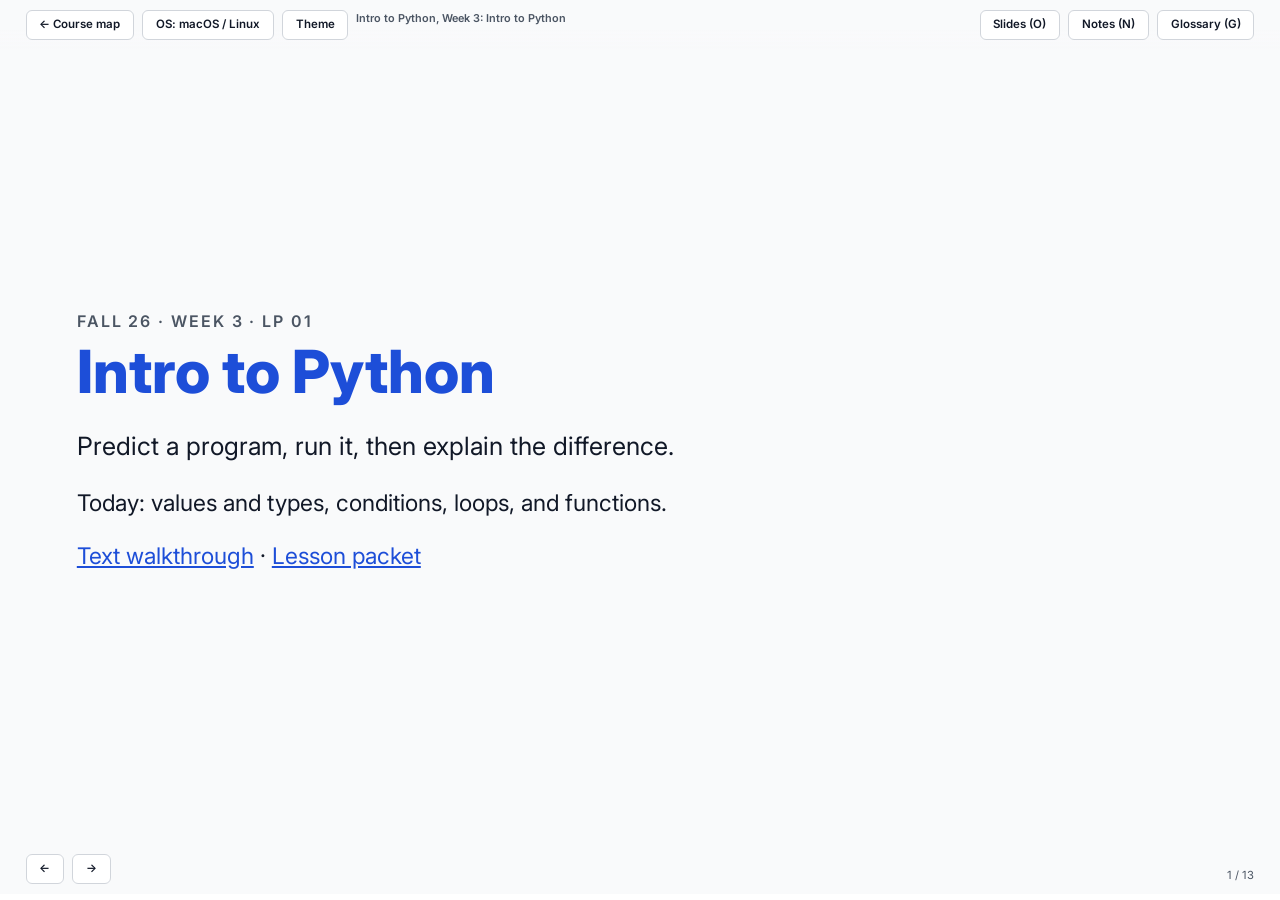
<file: week03/week03-slides.html>
<!DOCTYPE html>
<html lang="en" data-theme="dark">
<head>
<meta charset="UTF-8">
<link rel="icon" href="data:,">
  <meta name="viewport" content="width=device-width, initial-scale=1.0">
<title>Intro to Python, Week 3: Intro to Python</title>
<!-- Built by resources/slides/build.py from engine.html + a weekNN.js content file. Edit those, then rebuild. -->
<link rel="preconnect" href="https://fonts.googleapis.com">
<link rel="preconnect" href="https://fonts.gstatic.com" crossorigin>
<link href="https://fonts.googleapis.com/css2?family=Inter:wght@400;600;800&family=Fira+Code:wght@400;600&display=swap" rel="stylesheet">
<style>
:root {
  --bg: #121212;
  --text: #f0f0f0;
  --muted: #a3a3a3;
  --yellow: #fcd34d;   /* working folder, edits */
  --blue: #60a5fa;     /* steps, staging */
  --green: #34d399;    /* success, committed */
  --purple: #c084fc;   /* GitHub, upstream */
  --red: #f87171;      /* warnings */
  --card: #1e1e1e;
  --code-bg: #2a2a2a;
  --border: #404040;
  --on-accent: #111111;
  --font: 'Inter', system-ui, -apple-system, 'Segoe UI', sans-serif;
  --mono: 'Fira Code', ui-monospace, Consolas, 'Courier New', monospace;
  color-scheme: dark;
}
html[data-theme="light"] {
  --bg: #f9fafb;
  --text: #111827;
  --muted: #4b5563;
  --yellow: #a16207;
  --blue: #1d4ed8;
  --green: #047857;
  --purple: #7e22ce;
  --red: #b91c1c;
  --card: #ffffff;
  --code-bg: #eef0f3;
  --border: #d1d5db;
  --on-accent: #ffffff;
  color-scheme: light;
}
* { box-sizing: border-box; margin: 0; padding: 0; }
html, body { height: 100%; }
body {
  font-family: var(--font);
  background: var(--bg);
  color: var(--text);
  font-size: clamp(16px, 1.1vw + 0.55rem, 24px);
  line-height: 1.5;
  overflow: hidden;
  transition: background-color .25s, color .25s;
}
a { color: var(--blue); }
button, summary { font: inherit; }

/* ---------- Top bar and nav ---------- */
#topbar {
  position: fixed; inset: 0 0 auto 0; z-index: 100;
  display: flex; justify-content: space-between; align-items: center; gap: .5rem;
  padding: .6rem max(16px, 2vw); pointer-events: none; flex-wrap: wrap;
  background: linear-gradient(var(--bg) 60%, transparent);
}
#topbar .group { display: flex; gap: .5rem; pointer-events: auto; flex-wrap: wrap; }
.btn {
  background: var(--card); color: var(--text); border: 1px solid var(--border);
  padding: .35rem .8rem; border-radius: 6px; cursor: pointer; font-size: .72rem; font-weight: 600;
}
.btn.link { text-decoration: none; display: inline-flex; align-items: center; }
.btn:hover { border-color: var(--blue); }
.btn:focus-visible, summary:focus-visible, .chip:focus-visible, .draggable:focus-visible, .dropzone:focus-visible, input:focus-visible {
  outline: 3px solid var(--yellow); outline-offset: 2px;
}
.btn.primary { background: var(--blue); color: var(--on-accent); border-color: var(--blue); }
#deck-title { font-size: .68rem; color: var(--muted); font-weight: 600; pointer-events: none; }
#navbtns { position: fixed; left: max(16px, 2vw); bottom: 1rem; z-index: 100; display: flex; gap: .5rem; }
#counter { position: fixed; right: max(16px, 2vw); bottom: 1rem; z-index: 100; font-size: .7rem; color: var(--muted); }
#progress { position: fixed; left: 0; right: 0; bottom: 0; height: 6px; background: var(--card); z-index: 100; }
#progress > div { height: 100%; width: 0; background: var(--blue); transition: width .3s; }

/* ---------- Slides ---------- */
#deck { position: fixed; inset: 0; }
.slide {
  position: absolute; inset: 0; display: none; overflow-y: auto;
  padding: 4.6rem max(16px, 6vw) 4.6rem;
}
.slide.active { display: block; animation: fade .3s ease; }
@keyframes fade { from { opacity: 0; } to { opacity: 1; } }
.slide-inner { max-width: 1240px; margin: 0 auto; min-height: 100%; display: flex; flex-direction: column; justify-content: center; }
.layout { display: grid; grid-template-columns: minmax(0, 1fr) minmax(15rem, 20rem); gap: 2rem; align-items: start; }
.layout.solo { grid-template-columns: minmax(0, 1fr); }
@media (max-width: 900px) { .layout { grid-template-columns: minmax(0, 1fr); } }

h1 { font-size: 2.6em; line-height: 1.1; color: var(--blue); margin-bottom: .4em; font-weight: 800; }
h2 { font-size: 1.75em; line-height: 1.15; margin-bottom: .55em; font-weight: 800; }
h3 { font-size: 1.15em; color: var(--yellow); margin: .9em 0 .4em; font-weight: 800; }
p, ul, ol { margin-bottom: .8em; }
ul, ol { padding-left: 1.4em; }
li { margin-bottom: .3em; }
.kicker { text-transform: uppercase; letter-spacing: .12em; font-size: .7em; color: var(--muted); font-weight: 600; margin-bottom: .4em; }
.lead { font-size: 1.1em; }
.muted { color: var(--muted); }
.small { font-size: .82em; }
.y { color: var(--yellow); font-weight: 700; } .b { color: var(--blue); font-weight: 700; }
.g { color: var(--green); font-weight: 700; } .p { color: var(--purple); font-weight: 700; } .r { color: var(--red); font-weight: 700; }
.cols { display: grid; grid-template-columns: repeat(auto-fit, minmax(16rem, 1fr)); gap: 1.2rem; }
.panel { background: var(--card); border: 1px solid var(--border); border-radius: 10px; padding: 1rem 1.2rem; }
.panel h3:first-child { margin-top: 0; }
kbd { font-family: var(--mono); font-size: .8em; border: 1px solid var(--border); border-bottom-width: 3px; border-radius: 5px; padding: 0 .35em; background: var(--code-bg); }

code { font-family: var(--mono); background: var(--code-bg); padding: .1em .35em; border-radius: 4px; font-size: .86em; }
pre {
  position: relative; background: var(--code-bg); border: 1px solid var(--border); border-radius: 8px;
  padding: .8rem 1rem; margin-bottom: .9em; overflow-x: auto; font-family: var(--mono); font-size: .76em; line-height: 1.55;
}
pre code { background: none; padding: 0; font-size: 1em; }
pre.cmd { padding-right: 5.2rem; border-left: 4px solid var(--blue); }
pre.out { border-left: 4px solid var(--green); color: var(--muted); }
pre.out::before { content: "output"; display: block; font-family: var(--font); font-size: .75em; text-transform: uppercase; letter-spacing: .1em; color: var(--green); margin-bottom: .3em; }
.cmt { color: var(--muted); }
.copy { position: absolute; top: .45rem; right: .45rem; font-size: .7rem; padding: .2rem .55rem; }

.tbl-wrap { overflow-x: auto; margin-bottom: .9em; }
table.tbl { width: 100%; border-collapse: collapse; font-size: .82em; }
.tbl th, .tbl td { text-align: left; padding: .45em .7em; border-bottom: 1px solid var(--border); vertical-align: top; }
.tbl th { color: var(--blue); font-weight: 700; }
.tbl code { white-space: nowrap; }
.badge { display: inline-block; font-size: .68em; font-weight: 700; padding: .05em .45em; border-radius: 4px; border: 1px solid var(--yellow); color: var(--yellow); margin-left: .35em; vertical-align: middle; white-space: nowrap; }

.callout { border-radius: 8px; padding: .8rem 1rem; margin: .8em 0; border: 1px solid; }
.callout strong:first-child { display: block; margin-bottom: .2em; }
.callout.warn { border-color: var(--red); background: color-mix(in srgb, var(--red) 12%, transparent); }
.callout.tip { border-color: var(--green); background: color-mix(in srgb, var(--green) 10%, transparent); }
.callout.note { border-color: var(--blue); background: color-mix(in srgb, var(--blue) 10%, transparent); }
.callout.gh { border-color: var(--purple); background: color-mix(in srgb, var(--purple) 10%, transparent); }
.joke { border-left: 4px solid var(--purple); padding: .5rem 1rem; margin-top: 1em; font-size: .85em; color: var(--muted); }

details.reveal { margin: .8em 0; border: 1px dashed var(--blue); border-radius: 8px; padding: .6rem .9rem; }
details.reveal > summary { cursor: pointer; font-weight: 700; color: var(--blue); }
details.reveal > summary::marker { content: "🤔 "; }
details.reveal[open] > summary::marker { content: "💡 "; }
details.reveal > div { margin-top: .6em; }

/* OS-specific text: hidden by default, shown for the active OS */
.os-win, .os-mac { display: none; }
html[data-os="windows"] .os-win, html[data-os="mac"] .os-mac { display: inline; }
html[data-os="windows"] div.os-win, html[data-os="mac"] div.os-mac { display: block; }

/* ---------- Companion cards ---------- */
.companions { display: flex; flex-direction: column; gap: 1rem; }
.companions { font-size: .82em; }
.companion { background: var(--card); border: 1px solid var(--border); border-left: 6px solid var(--yellow); border-radius: 0 10px 10px 0; padding: .7rem .9rem; }
.companion .tag { font-size: .62em; text-transform: uppercase; letter-spacing: .12em; color: var(--muted); font-weight: 700; }
.companion .term { font-size: 1.2em; font-weight: 800; color: var(--yellow); line-height: 1.2; margin: .1em 0; }
.companion .say { font-family: var(--mono); font-size: .72em; color: var(--muted); }
.companion .meaning { margin: .35em 0; font-size: .95em; }
.companion .origin { font-size: .8em; color: var(--muted); margin-bottom: .35em; }
.companion .usage { font-size: .8em; font-style: italic; color: var(--muted); border-top: 1px solid var(--border); padding-top: .35em; }

/* ---------- Drawers ---------- */
.drawer {
  position: fixed; top: 0; right: 0; bottom: 0; width: min(440px, 100vw); z-index: 200;
  background: var(--card); border-left: 1px solid var(--border); padding: 1.4rem 1.4rem 3rem; overflow-y: auto;
  transform: translateX(100%); visibility: hidden; transition: transform .3s ease, visibility 0s linear .3s;
  box-shadow: -6px 0 18px rgba(0,0,0,.35); font-size: .8em;
}
.drawer.open { transform: translateX(0); visibility: visible; transition: transform .3s ease; }
.drawer h2 { font-size: 1.4em; padding-right: 3rem; border-bottom: 1px solid var(--border); padding-bottom: .4em; }
.drawer .close { position: absolute; top: 1rem; right: 1rem; }
.note-row { margin-bottom: 1em; }
.note-row b { display: block; color: var(--blue); font-size: .8em; text-transform: uppercase; letter-spacing: .08em; }
.gloss { padding: .6em 0; border-bottom: 1px solid var(--border); }
.gloss .gterm { font-weight: 800; color: var(--yellow); }
.gloss.locked { opacity: .45; }
.gloss.locked .gdef { filter: blur(4px); user-select: none; }
.gloss .lock { font-size: .75em; color: var(--muted); }
#gloss-count { color: var(--muted); margin-bottom: .6em; }

/* ---------- Overview ---------- */
body.overview #deck { position: fixed; inset: 0; overflow-y: auto; display: grid; grid-template-columns: repeat(auto-fill, minmax(260px, 1fr)); gap: 1rem; padding: 4.5rem 1.5rem 2rem; align-content: start; }
body.overview .slide { position: relative; inset: auto; display: block; height: 170px; overflow: hidden; padding: .8rem; font-size: 7px; border: 2px solid var(--border); border-radius: 8px; cursor: pointer; background: var(--bg); }
body.overview .slide.active { border-color: var(--blue); }
body.overview .slide .slide-inner { justify-content: flex-start; }
body.overview .slide::after { content: attr(data-num) ". " attr(aria-label); position: absolute; left: 0; right: 0; bottom: 0; padding: .3rem .5rem; font-size: 12px; font-weight: 700; background: var(--card); border-top: 1px solid var(--border); }
body.overview #navbtns, body.overview #counter, body.overview #progress { display: none; }

/* ---------- Quiz ---------- */
.quiz { background: var(--card); border: 1px solid var(--border); border-radius: 10px; padding: 1.2rem; max-width: 900px; }
.quiz .qcount { font-size: .75em; color: var(--muted); margin-bottom: .4em; }
.quiz h3 { color: var(--text); margin-top: 0; }
.quiz .opts { display: flex; flex-direction: column; gap: .6rem; margin: 1rem 0; }
.quiz .opt { text-align: left; padding: .75rem 1rem; border-radius: 8px; border: 2px solid var(--border); background: var(--bg); color: var(--text); cursor: pointer; font-size: .9em; }
.quiz .opt:hover:not(:disabled) { border-color: var(--blue); }
.quiz .opt:disabled { cursor: default; }
.quiz .opt.right { border-color: var(--green); }
.quiz .opt.right::before { content: "✓ "; color: var(--green); font-weight: 800; }
.quiz .opt.wrong { border-color: var(--red); }
.quiz .opt.wrong::before { content: "✗ "; color: var(--red); font-weight: 800; }
.quiz .fb { min-height: 1.5em; margin-bottom: .8em; }

/* ---------- Jargon decoder ---------- */
.jargon { font-size: 1.15em; line-height: 2.1; text-align: center; margin: .6em 0; }
.chip { display: inline-block; border: 2px solid var(--blue); background: var(--code-bg); color: var(--text); border-radius: 6px; padding: 0 .45em; cursor: pointer; line-height: 1.6; font-size: 1em; }
.chip:hover { background: color-mix(in srgb, var(--blue) 25%, transparent); }
.chip.done { border-color: var(--green); cursor: default; }
.chip .m { display: block; font-size: .62em; color: var(--green); font-weight: 700; line-height: 1.3; }
.jargon-result { text-align: center; color: var(--green); font-weight: 700; min-height: 1.5em; }

/* ---------- Matching game ---------- */
.match { display: grid; grid-template-columns: minmax(8rem, 14rem) minmax(0, 1fr); gap: 1rem; margin-top: .6em; }
@media (max-width: 600px) { .match { grid-template-columns: minmax(0, 1fr); } }
.match .col { display: flex; flex-direction: column; gap: .6rem; }
.draggable { background: var(--card); border: 2px solid var(--yellow); border-radius: 8px; padding: .55rem .8rem; cursor: grab; font-weight: 700; text-align: center; touch-action: manipulation; }
.draggable.sel { outline: 3px solid var(--yellow); outline-offset: 2px; }
.draggable.used { display: none; }
.dropzone { background: var(--code-bg); border: 2px dashed var(--border); border-radius: 8px; padding: .55rem .8rem; cursor: pointer; font-size: .85em; touch-action: manipulation; }
.dropzone.over { border-color: var(--blue); }
.dropzone.correct { border: 2px solid var(--green); cursor: default; }
.dropzone.correct::before { content: "✓ "; color: var(--green); font-weight: 800; }
.dropzone.shake { animation: shake .45s; border-color: var(--red); }
@keyframes shake { 25% { transform: translateX(-5px); } 75% { transform: translateX(5px); } }
.match-status { font-weight: 700; min-height: 1.5em; margin-top: .6em; grid-column: 1 / -1; }

/* ---------- Terminal simulator ---------- */
.term-sim { background: #0b0b0b; color: #e5e7eb; border: 1px solid #333; border-radius: 10px; font-family: var(--mono); font-size: .72em; height: 15em; overflow-y: auto; padding: .8rem 1rem; }
.term-sim .line { white-space: pre-wrap; word-break: break-word; }
.term-sim .echo { color: #9ca3af; }
.term-sim .in { display: flex; align-items: center; gap: .5em; }
.term-sim .pr { color: #34d399; white-space: nowrap; }
.term-sim input { flex: 1; min-width: 4em; background: transparent; border: none; color: #fff; font: inherit; outline: none; }
.term-sim input:focus-visible { outline: none; }
.term-sim:focus-within { border-color: #34d399; }

/* ---------- Git staging visualizer ---------- */
.gitviz .cols4 { display: grid; grid-template-columns: repeat(4, minmax(0, 1fr)); gap: .7rem; }
@media (max-width: 760px) { .gitviz .cols4 { grid-template-columns: repeat(2, minmax(0, 1fr)); } }
.gitviz .zone { background: var(--card); border: 1px solid var(--border); border-top: 5px solid; border-radius: 8px; padding: .6rem; min-height: 9.5em; }
.gitviz .zone h4 { font-size: .72em; text-transform: uppercase; letter-spacing: .08em; margin-bottom: .4em; }
.gitviz .zone .sub { font-size: .62em; color: var(--muted); margin-bottom: .5em; }
.gitviz .z1 { border-top-color: var(--yellow); } .gitviz .z2 { border-top-color: var(--blue); }
.gitviz .z3 { border-top-color: var(--green); } .gitviz .z4 { border-top-color: var(--purple); }
.gitviz .card { font-family: var(--mono); font-size: .62em; border: 1px solid var(--border); border-radius: 6px; padding: .35em .5em; margin-bottom: .4em; background: var(--bg); animation: fade .35s; }
.gitviz .card .st { display: block; font-family: var(--font); font-size: .9em; color: var(--muted); }
.gitviz .controls { display: flex; flex-wrap: wrap; gap: .5rem; margin: .8rem 0; align-items: center; }
.gitviz .controls input { font-family: var(--mono); font-size: .7rem; padding: .35rem .5rem; border-radius: 6px; border: 1px solid var(--border); background: var(--code-bg); color: var(--text); min-width: 14em; flex: 1; }
.gitviz pre { min-height: 6em; max-height: 13em; overflow-y: auto; }

/* ---------- Undo guide ---------- */
.undo { background: var(--card); border: 1px solid var(--border); border-radius: 10px; padding: 1rem 1.2rem; }
.undo .trail { font-size: .75em; color: var(--muted); margin-bottom: .5em; }
.undo .q { font-size: 1.1em; font-weight: 800; margin-bottom: .6em; }
.undo .row { display: flex; gap: .6rem; flex-wrap: wrap; }
.undo .answer { border-left: 5px solid var(--blue); padding-left: .9rem; }

/* ---------- Flow diagram (step → step) ---------- */
.flow { display: grid; grid-template-columns: minmax(0,1fr) auto minmax(0,1fr) auto minmax(0,1fr) auto minmax(0,1fr); gap: .4rem; align-items: stretch; margin: .6em 0 .9em; }
.flow .step { background: var(--card); border: 1px solid var(--border); border-top: 5px solid var(--border); border-radius: 8px; padding: .55rem .7rem; font-size: .74em; display: flex; flex-direction: column; gap: .2em; }
.flow .step b { font-size: 1.1em; }
.flow .step em { color: var(--muted); }
.flow .s1 { border-top-color: var(--yellow); } .flow .s1 b { color: var(--yellow); }
.flow .s2 { border-top-color: var(--blue); } .flow .s2 b { color: var(--blue); }
.flow .s3 { border-top-color: var(--green); } .flow .s3 b { color: var(--green); }
.flow .s4 { border-top-color: var(--purple); } .flow .s4 b { color: var(--purple); }
.flow .arrow { display: flex; flex-direction: column; justify-content: center; align-items: center; font-size: .66em; color: var(--muted); text-align: center; }
.flow .arrow::after { content: "\2192"; font-size: 1.8em; line-height: 1; color: var(--text); }
@media (max-width: 900px) {
  .flow { grid-template-columns: minmax(0,1fr); }
  .flow .arrow { flex-direction: row; gap: .4em; }
  .flow .arrow::after { content: "\2193"; font-size: 1.3em; }
}

[data-glossary-grid] { display: grid; grid-template-columns: repeat(auto-fill, minmax(17rem, 1fr)); gap: .5rem; font-size: .66em; }
[data-glossary-grid] .item { background: var(--card); border: 1px solid var(--border); border-radius: 8px; padding: .45rem .7rem; }
[data-glossary-grid] .item b { color: var(--yellow); display: block; }
.glossary-grid .item b { color: var(--yellow); display: block; }

@media (max-width: 600px) {
  .slide { padding-top: 6.2rem; }
  h1 { font-size: 2em; }
  h2 { font-size: 1.45em; }
  #deck-title { display: none; }
}
@media (prefers-reduced-motion: reduce) { * { animation: none !important; transition: none !important; } }
</style>
</head>
<body>
<header id="topbar">
  <div class="group">
    <a class="btn link" href="../index.html" aria-label="Back to the course learning hub">← Course map</a>
    <button class="btn" id="btn-os" type="button" aria-label="Switch operating system for commands">OS: Windows</button>
    <button class="btn" id="btn-theme" type="button" aria-label="Switch light or dark theme">Theme</button>
    <span id="deck-title"></span>
  </div>
  <div class="group">
    <button class="btn" id="btn-overview" type="button" title="Overview (O)">Slides (O)</button>
    <button class="btn" id="btn-notes" type="button" title="Speaker notes (N)" aria-controls="drawer-notes">Notes (N)</button>
    <button class="btn" id="btn-glossary" type="button" title="Glossary (G)" aria-controls="drawer-glossary">Glossary (G)</button>
  </div>
</header>

<main id="deck" aria-live="polite"></main>

<nav id="navbtns" aria-label="Slide navigation">
  <button class="btn" id="btn-prev" type="button" aria-label="Previous slide">&larr;</button>
  <button class="btn" id="btn-next" type="button" aria-label="Next slide">&rarr;</button>
</nav>
<div id="counter"></div>
<div id="progress"><div></div></div>

<aside id="drawer-notes" class="drawer" role="dialog" aria-label="Speaker notes" aria-hidden="true">
  <button class="btn close" type="button" data-close="drawer-notes" aria-label="Close notes">X</button>
  <h2>Speaker Notes</h2>
  <div id="notes-body"></div>
</aside>
<aside id="drawer-glossary" class="drawer" role="dialog" aria-label="Glossary" aria-hidden="true">
  <button class="btn close" type="button" data-close="drawer-glossary" aria-label="Close glossary">X</button>
  <h2>Career Companion Glossary</h2>
  <p id="gloss-count"></p>
  <div id="gloss-body"></div>
</aside>

<script>
/* Course glossary: every "career companion" term, defined once.
   Definitions come from the vocabulary tables in README.md,
   resources/command-line-basics.md, and resources/git-commands.md.
   Each weekNN.js lists the ids it reviews and the ids it introduces.
   Rules: write a literal backslash as \\ ; escape < as &lt; ; no em dashes. */
window.GLOSSARY = [
    { id: "editor", term: "Editor / IDE", say: "ED-ih-ter, I-D-E",
      meaning: "The program where you write, edit, and save code. An IDE (Integrated Development Environment) bundles an editor with tools to run and inspect your code.",
      usage: "Which editor are you using for this project?" },
    { id: "terminal", term: "Terminal", say: "TER-mih-nul",
      meaning: "The window you type into.",
      usage: "Open a terminal and run the script." },
    { id: "shell", term: "Shell", say: "shell",
      meaning: "The program inside that window that reads your commands and runs them.",
      origin: "the outer layer wrapped around the operating system's core. Bash is a programmer pun: Bourne Again SHell.",
      usage: "Which shell are you in, PowerShell or zsh?" },
    { id: "prompt", term: "Prompt", say: "prompt",
      meaning: "The text waiting at the start of the line, telling you the shell is ready.",
      usage: "Read your prompt. Are you in the right folder?" },
    { id: "commandline", term: "Command line", say: "kuh-MAND line",
      meaning: "The general idea of controlling a computer by typing instead of clicking.",
      usage: "Can you run that from the command line instead of clicking through menus?" },
    { id: "option", term: "Option (flag)", say: "OP-shun",
      meaning: "The part of a command that adjusts what the program does, like --version.",
      usage: "Add the --version flag so we know exactly what you are running." },
    { id: "argument", term: "Argument", say: "ARG-yoo-ment",
      meaning: "The thing the program should act on, like hello.py.",
      usage: "You forgot the argument. Python needs to know which file to run." },
    { id: "directory", term: "Working directory", say: "dih-RECK-tor-ee",
      meaning: "The one folder your terminal is standing in right now. Every command runs from there.",
      usage: "Check your working directory before you run that." },
    { id: "path", term: "Path", say: "path",
      meaning: "The address of a file or folder. Absolute paths start from the top of the computer; relative paths start from where you are standing.",
      usage: "Paste me the full path to the file that won't open." },
    { id: "repository", term: "Repository (repo)", say: "rih-POZ-ih-tor-ee, or just REE-po",
      meaning: "A project folder that Git is tracking.",
      origin: "a storage place, like a depository.",
      usage: "Is that code in the repo yet?" },
    { id: "clone", term: "Clone", say: "klohn",
      meaning: "Download a repository from GitHub to your computer.",
      usage: "Clone the repo and you will have everything locally." },
    { id: "venv", term: "Virtual environment (venv)", say: "VUR-choo-ul en-VY-ron-ment, or VEE-env",
      meaning: "A clean room for your project's packages, so two projects never fight over versions.",
      usage: "Activate the venv before you install that package." },
    { id: "interactive", term: "Interactive mode", say: "in-ter-AK-tiv mode",
      meaning: "Python waiting at the >>> prompt for you to type Python code one line at a time.",
      usage: "Pop open interactive mode and test that one line real quick." },

    /* ---- Week 2: Git and GitHub (git-commands.md vocabulary table) ---- */
    { id: "commit", term: "Commit", say: "kuh-MIT",
      meaning: "A save point: a snapshot of your project plus a short message.",
      origin: "borrowed from databases, where committing makes a change permanent.",
      usage: "Commit that fix before you start the next feature." },
    { id: "staging", term: "Staging area", say: "STAY-jing AIR-ee-uh",
      meaning: "The waiting room where you collect changes for your next commit.",
      usage: "Stage only the files for this fix, then commit." },
    { id: "remote", term: "Remote", say: "rih-MOTE",
      meaning: "A copy of the repository that lives somewhere else, usually GitHub.",
      usage: "Which remote are you pushing to?" },
    { id: "origin", term: "origin", say: "OR-ih-jin",
      meaning: "The nickname for the remote you push your own work to.",
      usage: "Push your branch to origin and open a pull request." },
    { id: "upstream", term: "upstream", say: "UP-streem",
      meaning: "The nickname for the original repository your fork was copied from.",
      usage: "Pull from upstream so you have the latest changes." },
    { id: "fork", term: "Fork", say: "fork",
      meaning: "Make your own copy of someone else's repository, on GitHub.",
      origin: "a fork in the road, where your copy takes its own path.",
      usage: "Fork the repo and send your changes from there." },
    { id: "push", term: "Push", say: "push",
      meaning: "Upload your commits to GitHub.",
      usage: "Did you push? I don't see your changes yet." },
    { id: "pull", term: "Pull", say: "pull",
      meaning: "Download new commits from GitHub and combine them with yours.",
      usage: "Pull before you start, so you are working on the latest code." },
    { id: "branch", term: "Branch", say: "branch",
      meaning: "A separate line of save points, for trying an idea without touching the main one.",
      usage: "Make a branch for that experiment." },
    { id: "main", term: "main", say: "main",
      meaning: "The default branch, and the only one you need for most of this class.",
      usage: "Is main green, or did the last push break the build?" },
    { id: "variable", term: "Variable", say: "VAIR-ee-uh-bul", meaning: "A name that refers to a value in a program.", usage: "The variable score holds 72." },
    { id: "type", term: "Type", say: "type", meaning: "The kind of a value, such as text or an integer.", usage: "Check the type before comparing values." },
    { id: "condition", term: "Condition", say: "kun-DISH-un", meaning: "A true or false test that decides which code runs.", usage: "The condition checks whether the score is at least 70." },
    { id: "function", term: "Function", say: "FUNK-shun", meaning: "A named piece of code that can take inputs and return a result.", usage: "Call the function with a different score." },
    { id: "parse", term: "Parse", say: "parss", meaning: "Read text and turn it into a value with a known structure or type.", usage: "Parse the score text into an integer." },
    { id: "exception", term: "Exception", say: "ik-SEP-shun", meaning: "An error signal that interrupts normal execution unless code handles it.", usage: "Catch ValueError when the score text is invalid." },
    { id: "while", term: "While loop", say: "while loop", meaning: "A loop that repeats while its condition is true.", usage: "Use a while loop to count down to one." },
    { id: "iterate", term: "Iterate", say: "IT-uh-rayt", meaning: "Visit items or repeat a step, often one item at a time.", usage: "Iterate over every point before returning the total." },
    { id: "enumerate", term: "Enumerate", say: "ih-NOO-muh-rayt", meaning: "Pair each item in an iterable with a number as you loop.", usage: "Enumerate the names starting at one." },
    { id: "list", term: "List", say: "list", meaning: "An ordered, changeable collection of values.", usage: "The list keeps sign-ins in order." },
    { id: "dictionary", term: "Dictionary", say: "DIK-shun-air-ee", meaning: "A collection that maps keys to values.", usage: "Look up Ari's score in the dictionary." },
    { id: "set", term: "Set", say: "set", meaning: "A collection of unique values.", usage: "Use a set to check which names appeared." },
    { id: "tuple", term: "Tuple", say: "TOO-pul", meaning: "An ordered collection that you do not change in place.", usage: "Store the meeting hour and minute as a tuple." },
    { id: "sort", term: "Sort", say: "sort", meaning: "Arrange values in an order chosen by a rule or key.", usage: "Sort scores highest first and names alphabetically on ties." },
    { id: "slice", term: "Slice", say: "slyss", meaning: "Select part of an ordered collection by position.", usage: "Use [:2] to keep the first two ranked rows." },
    { id: "encoding", term: "Text encoding", say: "en-KOH-ding", meaning: "A rule for turning text into bytes and back, such as UTF-8.", usage: "Open the roster file with UTF-8 encoding." },
    { id: "class", term: "Class", say: "class", meaning: "A blueprint for objects that keep data and related behavior together.", usage: "Gradebook is a class." },
    { id: "instance", term: "Instance", say: "IN-stuns", meaning: "One object created from a class, with its own data.", usage: "Each Gradebook instance has its own scores." },
    { id: "comprehension", term: "Comprehension", say: "kom-prih-HEN-shun", meaning: "A compact way to build a collection from an iterable, optionally filtering items.", usage: "The comprehension keeps passing names." },
    { id: "decorator", term: "Decorator", say: "DEK-uh-ray-ter", meaning: "A function that wraps another function to add behavior.", usage: "The decorator logs a call before describe runs." },
    { id: "closure", term: "Closure", say: "KLOH-zher", meaning: "An inner function that keeps access to values from its enclosing function.", usage: "The closure remembers the threshold." },
    { id: "property", term: "Property", say: "PROP-er-tee", meaning: "A method read like an attribute through the @property decorator.", usage: "Read book.student_count without calling it." },
    { id: "stack", term: "Stack", say: "stack", meaning: "A collection where the last item added is the first one removed.", usage: "Push a topic, then pop the most recent topic." }
];

</script>
<script>
/* Week 3: LP 01. Rebuild with python resources/slides/build.py. */
window.DECK = {
  title: "Intro to Python, Week 3: Intro to Python",
  terms: {
    review: ["editor", "terminal", "shell", "prompt", "commandline", "option", "argument", "directory", "path", "repository", "clone", "venv", "interactive", "commit", "remote", "main", "staging", "push", "branch", "fork", "origin", "upstream", "pull"],
    fresh: ["variable", "type", "condition", "function", "parse", "exception", "while", "iterate", "enumerate"]
  },
  slides: [
    {
      title: "Intro to Python",
      html: `<p class="kicker">Fall 26 · Week 3 · LP 01</p><h1>Intro to Python</h1><p class="lead">Predict a program, run it, then explain the difference.</p><p>Today: values and types, conditions, loops, and functions.</p><p><a href="../lp01-intro-to-python/week03-walkthrough.md">Text walkthrough</a> · <a href="../lp01-intro-to-python/README.md">Lesson packet</a></p>`,
      notes: { timing: "3 min", talking: "This is the first Python topic lab after the tool and Git sessions. Ask learners to keep a written prediction before every run.", question: "What does a program know before we run it? Only the values and rules we gave it.", failure: "If Python is unavailable, use the text walkthrough and compare predictions with the shown output later.", action: "Say variable and type out loud." }
    },
    {
      title: "Values have types",
      companions: ["variable", "type"],
      html: `<h2>Values have types</h2><pre class="cmd"><code>score_text = "72"
score = int(score_text)
print(type(score_text).__name__)
print(type(score).__name__)</code></pre><details class="reveal"><summary>Predict the two printed words</summary><div><code>str</code>, then <code>int</code>. The quotes make the first value text. <code>int()</code> converts it to a number.</div></details><p>Use <code>=</code> to assign a value. Use <code>==</code> to ask whether values are equal.</p>`,
      notes: { timing: "8 min", talking: "Point at the quotes. Ask for the type before and after conversion. Show the difference between assigning and comparing.", question: "Would comparing score_text with 70 work? No, that compares text with an integer.", failure: "A ValueError from int() means the text was not a valid integer. Read the last traceback line.", action: "Learners say variable and type, then name one example of each." }
    },
    {
      title: "Conditions and loops",
      companions: ["condition"],
      html: `<h2>Conditions and loops</h2><pre class="cmd"><code>def classify_score(score):
    if score >= 70:
        return "ready"
    return "keep practicing"

total = 0
for point in [2, 3, 4]:
    total = total + point</code></pre><details class="reveal"><summary>Predict: classify_score(69) and the final total</summary><div><code>"keep practicing"</code> and <code>9</code>. The loop visits 2, then 3, then 4.</div></details><p>Trace the changing <code>total</code>: 0, 2, 5, 9.</p>`,
      notes: { timing: "12 min", talking: "Trace the condition at 69 and 70. Have students write the total after each loop visit before you reveal it.", question: "What happens for an empty points list? The loop does not run, so total stays zero.", failure: "If indentation breaks the run, compare the if and for blocks with the code-along file.", action: "Say condition, then point to the exact true or false test." }
    },
    {
      title: "A function returns a result",
      companions: ["function"],
      html: `<h2>A function returns a result</h2><p><code>classify_score(72)</code> sends <code>72</code> into the function. The returned text can be printed, stored, or tested.</p><pre class="cmd"><code>python lp01-intro-to-python/code-along.py</code></pre><p>From the repository root, run the code-along. If Windows exposes the launcher instead, use <code>py</code>. On macOS or Linux, use <code>python3</code> if needed.</p><details class="reveal"><summary>Predict the final line before running</summary><div><code>Final total: 9</code>.</div></details>`,
      notes: { timing: "10 min", talking: "Show the file and its output. Pause before Enter. Ask which call produces each output line.", question: "Does return print by itself? No. The caller decides what to do with the result.", failure: "If the file is not found, check the working directory with pwd and list the files.", action: "Have one learner explain the input and returned value." }
    },
    {
      title: "Parse text and recover",
      companions: ["parse", "exception"],
      html: `<h2>Parse text and recover</h2><pre class="cmd"><code>text = " 72 "
try:
    score = int(text.strip())
except ValueError:
    score = None</code></pre><p><code>strip()</code> removes edge spaces. <code>int()</code> parses the remaining text. A bad number raises <code>ValueError</code>, which the exception handler catches.</p><details class="reveal"><summary>Predict score for " 72 " and for "oops"</summary><div><code>72</code>, then <code>None</code>. The second text cannot become an integer.</div></details>`,
      notes: { timing: "7 min", talking: "Trace the normal path and the ValueError path. Show that except runs only when conversion fails.", question: "What does strip remove here? Spaces at the edges.", failure: "If a learner catches every exception, ask which specific error int raises for bad text.", action: "Ask learners to name one valid and one invalid input." }
    },
    {
      title: "Repeat and number",
      companions: ["while", "iterate", "enumerate"],
      html: `<h2>Repeat and number</h2><pre class="cmd"><code>remaining = 3
steps = []
while remaining &gt; 0:
    steps.append(remaining)
    remaining -= 1

labels = [f"{number}. {name}" for number, name in enumerate(["Maya", "Ari"], 1)]</code></pre><p>A <code>while</code> loop repeats while its condition stays true. <code>enumerate</code> supplies a number with each item.</p><details class="reveal"><summary>Predict steps and labels</summary><div><code>[3, 2, 1]</code> and <code>['1. Maya', '2. Ari']</code>. Updating <code>remaining</code> lets the loop stop.</div></details>`,
      notes: { timing: "8 min", talking: "Trace remaining before each condition check. Point to the update that prevents an endless loop.", question: "Why does zero stay out of steps? The loop condition is false at zero.", failure: "If the loop never ends, inspect whether the changing variable moves toward the stop condition.", action: "Have learners say the three values appended in order." }
    },
    {
      title: "Trace a return bug",
      companions: ["function", "iterate"],
      html: `<h2>Trace a return bug</h2><pre class="cmd"><code>def total_points(points):
    total = 0
    for point in points:
        total += point
        return total</code></pre><p>The indentation places <code>return</code> inside the loop. Trace the first visit before editing the function.</p><details class="reveal"><summary>Predict total_points([2, 3, 4])</summary><div><code>2</code>. The first return stops the function. Moving the return after the loop lets it use all three points.</div></details>`,
      notes: { timing: "6 min", talking: "Trace the first iteration and stop at return. Connect this to the Fix it exercise without opening its solution.", question: "Does the loop visit 3 after return? No, the function has ended.", failure: "If indentation is hard to see, count spaces before return and for.", action: "Ask where return belongs for a total of all points." }
    },
    {
      title: "Repair a type bug",
      companions: ["type", "exception"],
      html: `<h2>Repair a type bug</h2><pre class="cmd"><code>score_text = "72"
if score_text &gt;= 70:
    print("ready")</code></pre><p>Read the last line of the traceback first. It names the error and the two types that cannot be compared.</p><details class="reveal"><summary>Predict the error</summary><div><code>TypeError</code>. Text and a number cannot be ordered. Convert first with <code>int(score_text)</code>, then compare.</div></details>`,
      notes: { timing: "6 min", talking: "Run the broken lines, read only the last traceback line aloud, then ask what type each side has.", question: "Which side is text? score_text, because of the quotes.", failure: "If learners add quotes around 70, ask what type that makes it.", action: "Have learners write the fixed condition and predict ready." }
    },
    {
      title: "Match the vocabulary",
      html: `<h2>Match the vocabulary</h2><p>Pair each term with its meaning before the practice block.</p><div data-match="w3"></div>`,
      notes: { timing: "4 min", talking: "Let learners work in pairs, then read one pairing aloud with an example from today.", question: "Which term describes classify_score? A function.", failure: "If two terms blur, return to the slide where each appeared.", action: "Ask each learner to say one term in a sentence." }
    },
    {
      title: "Shared change and independent practice",
      html: `<h2>Change one rule together</h2><p>We Do: change the cutoff to 75 in a scratch copy. Predict what happens to score 72 before running.</p><h3>Your turn</h3><p>Start with <code>classify_score</code> and <code>count_passing</code>, then work through the eight new exercises in <code>practice.py</code>. Replace one TODO at a time.</p><p>Open one level in <a href="../lp01-intro-to-python/hints.md">hints.md</a> when stuck.</p>`,
      notes: { timing: "19 min", talking: "Begin the ten-exercise ladder here and let students continue after class. Offer only the first hint: start the count at zero. Ask learners to explain a passing check.", question: "Why test 70? It is the boundary of the condition.", failure: "A student sees NOT STARTED after fixing one function. Point them to the next TODO and the matching hint section.", action: "Have learners state one prediction, the observed result, and the explaining line." }
    },
    {
      title: "Run the local check",
      html: `<h2>Run the local check</h2><p>From the repository root, run this after each TODO you replace:</p><pre class="cmd"><code>python lp01-intro-to-python/check.py</code></pre><p>One line per exercise: <code>PASS</code>, <code>FAIL</code> with the input and a nudge, or <code>NOT STARTED</code>. Read that line before opening another hint.</p><details class="reveal"><summary>Predict the untouched starter's result</summary><div>Ten <code>NOT STARTED</code> lines, one for each exercise. A TODO is a checkpoint, not a traceback wall.</div></details>`,
      notes: { timing: "4 min", talking: "Run the check from the repository root. Read one line, then return to that function.", question: "What does NOT STARTED mean? A TODO is still in that exercise.", failure: "If the file is not found, return to the repository root before running the command.", action: "Have learners point to their next check line." }
    },
    {
      title: "Week 3 check",
      html: `<h2>Week 3 check</h2><div data-quiz="w3"></div><p>After your own attempt, compare with <a href="../lp01-intro-to-python/solutions.py">solutions.py</a>. The <a href="../lp01-intro-to-python/notebook-source.md">text source</a> covers the same examples.</p>`,
      notes: { timing: "8 min", talking: "Let students explain each answer. Close with the relation between a prediction and actual output.", question: "What should you read first in a traceback? The last line names the error.", failure: "If quiz interaction fails, ask the questions aloud and use the explanation in the answers.", action: "Say variable, type, condition, function once more." }
    },
    {
      title: "Before next Monday",
      html: `<h2>Before next Monday</h2><ol><li>Run <code>python lp01-intro-to-python/check.py</code> and note your first <code>NOT STARTED</code> line.</li><li>Replace one TODO, run the check again, and read the line before opening a hint.</li><li>Write one prediction and the actual output for a function you changed.</li></ol><p>Stuck? Open one level in <a href="../lp01-intro-to-python/hints.md">hints.md</a>, then bring the exact check line to Monday.</p>`,
      notes: { timing: "3 min", talking: "Name the three steps and point to the hints file. Keep graded work out of this packet.", question: "What do you bring if stuck? The exact check line.", failure: "If learners cannot run the check, confirm the working directory is the repository root.", action: "Ask each learner to pick their first exercise for the week." }
    }
  ],
  quizzes: { w3: [
    { q: "What is the type of <code>\"72\"</code>?", options: [{ text: "str", correct: true }, { text: "int" }, { text: "bool" }], why: "Quotes make it text until int() converts it." },
    { q: "What does <code>classify_score(70)</code> return?", options: [{ text: "ready", correct: true }, { text: "keep practicing" }, { text: "None" }], why: "70 meets the score >= 70 condition." },
    { q: "What does <code>total_points([])</code> return?", options: [{ text: "0", correct: true }, { text: "None" }, { text: "9" }], why: "The loop has no items, so total remains zero." },
    { q: "What should parse_score return for text that cannot become an integer?", options: [{ text: "None", correct: true }, { text: "Zero" }, { text: "The original text" }], why: "The ValueError path returns None for bad text." },
    { q: "When does a while loop stop?", options: [{ text: "When its condition becomes false", correct: true }, { text: "After one visit" }, { text: "When it prints" }], why: "The condition is checked before each visit." },
    { q: "Where should return sit to total every point in a loop?", options: [{ text: "After the loop", correct: true }, { text: "Inside the first iteration" }, { text: "Before total starts" }], why: "Returning inside the loop ends the function after its first item." },
    { q: "What error does <code>\"72\" &gt;= 70</code> raise?", options: [{ text: "TypeError", correct: true }, { text: "ValueError" }, { text: "It returns False" }], why: "Text and a number cannot be ordered, so Python raises TypeError." },
    { q: "What does <code>int(\"abc\")</code> raise?", options: [{ text: "ValueError", correct: true }, { text: "TypeError" }, { text: "It returns 0" }], why: "The text is a string, but it cannot become an integer." },
    { q: "What number does <code>enumerate(names, 1)</code> give the first item?", options: [{ text: "1", correct: true }, { text: "0" }, { text: "The item's length" }], why: "The second argument sets the starting count." }
  ] },
  matches: { w3: [
      { term: "Variable", meaning: "A name that refers to a value" },
      { term: "Type", meaning: "The kind of value, such as str or int" },
      { term: "Condition", meaning: "A test that is true or false" },
      { term: "Function", meaning: "A named job that can return a result" },
      { term: "Exception", meaning: "An error Python raises when a step fails" }
  ] }
};

</script>
<script>
(function () {
  "use strict";
  var D = window.DECK;
  var deckEl = document.getElementById("deck");
  var html = document.documentElement;
  var current = 0;
  var unlocked = {};
  var termsById = {};
  (window.GLOSSARY || []).forEach(function (t) { termsById[t.id] = t; });
  // A deck lists the glossary ids it reviews (unlocked from the start) and the ids it introduces.
  var reviewIds = D.terms.review || [], freshIds = D.terms.fresh || [];
  D.terms = reviewIds.concat(freshIds).map(function (id) {
    if (!termsById[id]) throw new Error("Unknown glossary id in deck: " + id);
    return termsById[id];
  });
  reviewIds.forEach(function (id) { unlocked[id] = true; });

  function store(k, v) { try { if (v === undefined) return localStorage.getItem(k); localStorage.setItem(k, v); } catch (e) { return null; } }
  function esc(s) { return String(s).replace(/&/g, "&amp;").replace(/</g, "&lt;").replace(/>/g, "&gt;"); }
  function $(sel, root) { return (root || document).querySelector(sel); }
  function $all(sel, root) { return Array.prototype.slice.call((root || document).querySelectorAll(sel)); }
  function shuffle(a) { a = a.slice(); for (var i = a.length - 1; i > 0; i--) { var j = Math.floor(Math.random() * (i + 1)); var t = a[i]; a[i] = a[j]; a[j] = t; } return a; }
  function isWin() { return html.getAttribute("data-os") === "windows"; }

  /* ---------- OS and theme ---------- */
  function setOS(os) {
    html.setAttribute("data-os", os);
    $("#btn-os").textContent = os === "windows" ? "OS: Windows" : "OS: macOS / Linux";
    store("ctd-os", os);
    document.dispatchEvent(new CustomEvent("oschange"));
  }
  function setTheme(t) { html.setAttribute("data-theme", t); store("ctd-theme", t); }
  var savedOS = store("ctd-os");
  setOS(savedOS === "mac" || savedOS === "windows" ? savedOS : (/Mac|Linux|X11/.test(navigator.userAgent) && !/Windows/.test(navigator.userAgent) ? "mac" : "windows"));
  var savedTheme = store("ctd-theme");
  setTheme(savedTheme === "light" || savedTheme === "dark" ? savedTheme : (window.matchMedia && matchMedia("(prefers-color-scheme: light)").matches ? "light" : "dark"));
  $("#btn-os").addEventListener("click", function () { setOS(isWin() ? "mac" : "windows"); });
  $("#btn-theme").addEventListener("click", function () { setTheme(html.getAttribute("data-theme") === "dark" ? "light" : "dark"); });
  $("#deck-title").textContent = D.title;

  /* ---------- Render slides ---------- */
  function companionHTML(id) {
    var t = termsById[id];
    if (!t) return "";
    return '<div class="companion"><div class="tag">New Companion</div><div class="term">' + t.term + '</div>' +
      (t.say ? '<div class="say">say it: ' + t.say + '</div>' : "") +
      '<div class="meaning">' + t.meaning + '</div>' +
      (t.origin ? '<div class="origin">Where the word comes from: ' + t.origin + '</div>' : "") +
      (t.usage ? '<div class="usage">You\u2019ll hear it when: \u201c' + t.usage + '\u201d</div>' : "") + '</div>';
  }
  D.slides.forEach(function (s, i) {
    var sec = document.createElement("section");
    sec.className = "slide";
    sec.id = "slide-" + i;
    sec.setAttribute("aria-label", s.title);
    sec.setAttribute("data-num", i + 1);
    var comps = (s.companions || []);
    var body = comps.length
      ? '<div class="layout"><div class="main">' + s.html + '</div><aside class="companions" aria-label="New vocabulary">' + comps.map(companionHTML).join("") + '</aside></div>'
      : '<div class="layout solo"><div class="main">' + s.html + '</div></div>';
    sec.innerHTML = '<div class="slide-inner">' + body + '</div>';
    deckEl.appendChild(sec);
  });

  /* ---------- Copy buttons ---------- */
  function copyText(text, btn) {
    function done() { btn.textContent = "Copied!"; setTimeout(function () { btn.textContent = "Copy"; }, 1600); }
    function fallback() {
      var ta = document.createElement("textarea"); ta.value = text; ta.setAttribute("readonly", ""); ta.style.position = "fixed"; ta.style.opacity = "0";
      document.body.appendChild(ta); ta.select();
      try { document.execCommand("copy"); done(); } catch (e) { btn.textContent = "Select and copy"; }
      ta.remove();
    }
    if (navigator.clipboard && window.isSecureContext) navigator.clipboard.writeText(text).then(done, fallback); else fallback();
  }
  $all("pre.cmd").forEach(function (pre) {
    var b = document.createElement("button");
    b.type = "button"; b.className = "btn copy"; b.textContent = "Copy"; b.setAttribute("aria-label", "Copy commands");
    b.addEventListener("click", function () {
      var clone = pre.cloneNode(true);
      $all(".copy", clone).forEach(function (x) { x.remove(); });
      $all(isWin() ? ".os-mac" : ".os-win", clone).forEach(function (x) { x.remove(); });
      copyText(clone.textContent.replace(/\n{3,}/g, "\n\n").trim(), b);
    });
    pre.appendChild(b);
  });

  /* ---------- Glossary ---------- */
  function renderGlossary() {
    var body = $("#gloss-body"), n = 0;
    body.innerHTML = "";
    D.terms.forEach(function (t) {
      var open = !!unlocked[t.id];
      if (open) n++;
      var d = document.createElement("div");
      d.className = "gloss" + (open ? "" : " locked");
      d.innerHTML = '<div class="gterm">' + t.term + (open ? "" : ' <span class="lock">(unlocks later in the deck)</span>') + '</div><div class="gdef">' + (open ? t.meaning : "Keep going to unlock this one.") + '</div>';
      body.appendChild(d);
    });
    $("#gloss-count").textContent = n + " of " + D.terms.length + " companions unlocked";
    $all("[data-glossary-grid]").forEach(function (g) {
      g.innerHTML = D.terms.filter(function (t) { return unlocked[t.id]; }).map(function (t) { return '<div class="item"><b>' + t.term + '</b>' + t.meaning + '</div>'; }).join("");
    });
  }
  function unlockThrough(idx) {
    for (var i = 0; i <= idx; i++) (D.slides[i].companions || []).forEach(function (id) { unlocked[id] = true; });
    if (D.slides[idx].unlockAll) D.terms.forEach(function (t) { unlocked[t.id] = true; });
    renderGlossary();
  }

  /* ---------- Drawers ---------- */
  function setDrawer(id, open) {
    var d = document.getElementById(id);
    if (open) $all(".drawer").forEach(function (x) { if (x !== d) setDrawer(x.id, false); });
    d.classList.toggle("open", open);
    d.setAttribute("aria-hidden", open ? "false" : "true");
  }
  function toggleDrawer(id) { setDrawer(id, !document.getElementById(id).classList.contains("open")); }
  $("#btn-notes").addEventListener("click", function () { toggleDrawer("drawer-notes"); });
  $("#btn-glossary").addEventListener("click", function () { toggleDrawer("drawer-glossary"); });
  $all("[data-close]").forEach(function (b) { b.addEventListener("click", function () { setDrawer(b.getAttribute("data-close"), false); }); });

  /* ---------- Navigation ---------- */
  function show(i) {
    current = Math.max(0, Math.min(D.slides.length - 1, i));
    $all(".slide").forEach(function (s, k) { s.classList.toggle("active", k === current); if (k === current) s.scrollTop = 0; });
    $("#progress > div").style.width = (D.slides.length > 1 ? current / (D.slides.length - 1) * 100 : 100) + "%";
    $("#counter").textContent = (current + 1) + " / " + D.slides.length;
    var n = D.slides[current].notes || {};
    $("#notes-body").innerHTML = [["Slide", (current + 1) + ". " + D.slides[current].title], ["Timing", n.timing], ["Talking points", n.talking], ["Likely question", n.question], ["If something breaks live", n.failure], ["Say it out loud", n.action]]
      .filter(function (r) { return r[1]; }).map(function (r) { return '<div class="note-row"><b>' + r[0] + '</b>' + r[1] + '</div>'; }).join("");
    unlockThrough(current);
    if (history.replaceState) history.replaceState(null, "", "#" + (current + 1));
  }
  function toggleOverview(force) {
    var on = typeof force === "boolean" ? force : !document.body.classList.contains("overview");
    document.body.classList.toggle("overview", on);
    if (!on) show(current); else { var a = $(".slide.active"); if (a) a.scrollIntoView({ block: "center" }); }
  }
  $("#btn-prev").addEventListener("click", function () { show(current - 1); });
  $("#btn-next").addEventListener("click", function () { show(current + 1); });
  $("#btn-overview").addEventListener("click", function () { toggleOverview(); });
  deckEl.addEventListener("click", function (e) {
    if (!document.body.classList.contains("overview")) return;
    var s = e.target.closest(".slide"); if (!s) return;
    e.preventDefault(); e.stopPropagation();
    current = parseInt(s.id.split("-")[1], 10); toggleOverview(false);
  }, true);
  document.addEventListener("keydown", function (e) {
    if (e.ctrlKey || e.metaKey || e.altKey) return;
    var tag = (e.target.tagName || "").toLowerCase();
    if (tag === "input" || tag === "textarea" || e.target.isContentEditable) return;
    var k = e.key, typing = tag === "button" || tag === "summary";
    if (k === "Escape") { $all(".drawer.open").forEach(function (d) { setDrawer(d.id, false); }); toggleOverview(false); return; }
    if (k === "ArrowRight" || k === "PageDown" || (k === " " && !typing)) { e.preventDefault(); show(current + 1); }
    else if (k === "ArrowLeft" || k === "PageUp") { e.preventDefault(); show(current - 1); }
    else if (k === "Home") { e.preventDefault(); show(0); }
    else if (k === "End") { e.preventDefault(); show(D.slides.length - 1); }
    else if (k === "f" || k === "F") { if (!document.fullscreenElement) { if (html.requestFullscreen) html.requestFullscreen().catch(function () {}); } else document.exitFullscreen(); }
    else if (k === "n" || k === "N") toggleDrawer("drawer-notes");
    else if (k === "g" || k === "G") toggleDrawer("drawer-glossary");
    else if (k === "o" || k === "O") toggleOverview();
  });
  var tx = null, ty = null;
  deckEl.addEventListener("touchstart", function (e) {
    if (e.target.closest("pre, .term-sim, .match, .gitviz, .tbl-wrap, input")) { tx = null; return; }
    tx = e.touches[0].clientX; ty = e.touches[0].clientY;
  }, { passive: true });
  deckEl.addEventListener("touchend", function (e) {
    if (tx === null || document.body.classList.contains("overview")) return;
    var dx = e.changedTouches[0].clientX - tx, dy = e.changedTouches[0].clientY - ty;
    if (Math.abs(dx) > 70 && Math.abs(dy) < 50) show(current + (dx < 0 ? 1 : -1));
    tx = null;
  });

  /* ---------- Quiz ---------- */
  $all("[data-quiz]").forEach(function (box) {
    var qs = D.quizzes[box.getAttribute("data-quiz")], i = 0, score = 0;
    box.className += " quiz";
    function render() {
      if (i >= qs.length) {
        box.innerHTML = '<h3>You scored ' + score + ' / ' + qs.length + '</h3><p>' + (score === qs.length ? "Flawless run. " : "") + 'Every miss is a lesson you only have to learn once.</p><button type="button" class="btn primary">Retry</button>';
        $("button", box).addEventListener("click", function () { i = 0; score = 0; render(); });
        return;
      }
      var q = qs[i];
      var order = shuffle(q.options.map(function (o, k) { return k; }));
      box.innerHTML = '<div class="qcount">Question ' + (i + 1) + ' of ' + qs.length + ' \u00b7 Score: ' + score + '</div><h3>' + q.q + '</h3><div class="opts">' +
        order.map(function (k) { return '<button type="button" class="opt" data-k="' + k + '">' + q.options[k].text + '</button>'; }).join("") +
        '</div><div class="fb" aria-live="polite"></div><button type="button" class="btn primary next" hidden>' + (i === qs.length - 1 ? "See my score" : "Next question") + '</button>';
      var opts = $all(".opt", box), fb = $(".fb", box), nx = $(".next", box);
      opts.forEach(function (b) {
        b.addEventListener("click", function () {
          var right = !!q.options[+b.getAttribute("data-k")].correct;
          opts.forEach(function (x) { x.disabled = true; if (q.options[+x.getAttribute("data-k")].correct) x.classList.add("right"); });
          if (right) score++; else b.classList.add("wrong");
          fb.innerHTML = '<strong>' + (right ? "Right on." : "Not quite.") + '</strong> ' + q.why;
          nx.hidden = false; nx.focus();
        });
      });
      nx.addEventListener("click", function () { i++; render(); });
    }
    render();
  });

  /* ---------- Jargon decoder ---------- */
  $all("[data-jargon]").forEach(function (box) {
    var J = D.jargon[box.getAttribute("data-jargon")];
    var line = document.createElement("div"); line.className = "jargon";
    var result = document.createElement("div"); result.className = "jargon-result"; result.setAttribute("aria-live", "polite");
    var chips = [];
    J.parts.forEach(function (p) {
      if (typeof p === "string") { line.appendChild(document.createTextNode(p)); return; }
      var c = document.createElement("button"); c.type = "button"; c.className = "chip"; c.textContent = p.term;
      c.addEventListener("click", function () {
        if (c.classList.contains("done")) return;
        c.classList.add("done"); c.innerHTML = esc(p.term) + '<span class="m">' + esc(p.meaning) + '</span>';
        if (chips.every(function (x) { return x.classList.contains("done"); })) result.textContent = J.done;
      });
      chips.push(c); line.appendChild(c);
    });
    box.appendChild(line); box.appendChild(result);
  });

  /* ---------- Matching game (drag, tap, or keyboard) ---------- */
  $all("[data-match]").forEach(function (box) {
    var pairs = D.matches[box.getAttribute("data-match")];
    var left = document.createElement("div"); left.className = "col";
    var right = document.createElement("div"); right.className = "col";
    var status = document.createElement("div"); status.className = "match-status"; status.setAttribute("aria-live", "polite");
    status.textContent = "Drag a word onto its meaning, or tap a word and then tap its meaning.";
    var selected = null, left2 = pairs.length;
    pairs.forEach(function (p, k) {
      var d = document.createElement("button"); d.type = "button"; d.className = "draggable"; d.draggable = true; d.textContent = p.term; d.setAttribute("data-k", k);
      d.addEventListener("dragstart", function (e) { selected = d; try { e.dataTransfer.setData("text/plain", String(k)); } catch (x) {} });
      d.addEventListener("click", function () { $all(".draggable", box).forEach(function (x) { x.classList.remove("sel"); }); selected = d; d.classList.add("sel"); status.textContent = "Now tap the meaning of \u201c" + p.term + "\u201d."; });
      left.appendChild(d);
    });
    shuffle(pairs.map(function (p, k) { return k; })).forEach(function (k) {
      var z = document.createElement("button"); z.type = "button"; z.className = "dropzone"; z.textContent = pairs[k].meaning; z.setAttribute("data-k", k);
      function attempt() {
        if (!selected || z.classList.contains("correct")) return;
        if (selected.getAttribute("data-k") === String(k)) {
          z.classList.add("correct"); z.innerHTML = "<strong>" + esc(pairs[k].term) + "</strong> = " + esc(pairs[k].meaning);
          selected.classList.add("used"); selected = null; left2--;
          status.textContent = left2 ? "Matched. " + left2 + " to go." : "All matched. Those words are officially yours.";
        } else {
          z.classList.add("shake"); setTimeout(function () { z.classList.remove("shake"); }, 500);
          status.textContent = "Not quite. Try another meaning.";
        }
      }
      z.addEventListener("dragover", function (e) { e.preventDefault(); z.classList.add("over"); });
      z.addEventListener("dragleave", function () { z.classList.remove("over"); });
      z.addEventListener("drop", function (e) { e.preventDefault(); z.classList.remove("over"); attempt(); });
      z.addEventListener("click", attempt);
      right.appendChild(z);
    });
    box.className += " match";
    box.appendChild(left); box.appendChild(right); box.appendChild(status);
  });

  /* ---------- Terminal simulator (PowerShell or zsh, follows the OS toggle) ---------- */
  $all("[data-sim]").forEach(function (sim) {
    sim.className += " term-sim";
    sim.innerHTML = '<div class="line">Practice terminal. Try: pwd, ls, cd python-fall26-code-alongs, ls -a or ls -Force, cd .., mkdir practice, clear</div><div class="in"><span class="pr"></span><input type="text" aria-label="Type a terminal command" autocomplete="off" autocapitalize="off" spellcheck="false"></div>';
    var inLine = $(".in", sim), pr = $(".pr", sim), input = $("input", sim), path = [];
    var fs = {
      "": { dirs: ["python-fall26-code-alongs"], files: [], hidden: [] },
      "python-fall26-code-alongs": { dirs: ["lp01-intro-to-python", "venv"], files: ["LICENSE", "README.md"], hidden: [".git", ".gitignore"] },
      "python-fall26-code-alongs/lp01-intro-to-python": { dirs: [], files: ["hello.py"], hidden: [] },
      "python-fall26-code-alongs/venv": { os: true }
    };
    function key(p) { return p.join("/"); }
    function node(p) {
      var n = fs[key(p)];
      if (n && n.os) return isWin() ? { dirs: ["Include", "Lib", "Scripts"], files: ["pyvenv.cfg"], hidden: [] } : { dirs: ["bin", "include", "lib"], files: ["pyvenv.cfg"], hidden: [] };
      return n;
    }
    function winPath(p) { return "C:\\Users\\Student" + (p.length ? "\\" + p.join("\\") : ""); }
    function macPath(p) { return "/Users/student" + (p.length ? "/" + p.join("/") : ""); }
    function promptText() { return isWin() ? "PS " + winPath(path) + ">" : "student@macbook " + (path.length ? path[path.length - 1] : "~") + " %"; }
    function refresh() { pr.textContent = promptText(); }
    function print(t, cls) { var d = document.createElement("div"); d.className = "line" + (cls ? " " + cls : ""); d.textContent = t; sim.insertBefore(d, inLine); }
    function notFound(c) { return isWin() ? c + " : The term '" + c + "' is not recognized as the name of a cmdlet, function, script file, or operable program." : "zsh: command not found: " + c; }
    function psTable(rows) { return "\n    Directory: " + winPath(path) + "\n\nMode    Name\n----    ----\n" + rows.join("\n") + "\n"; }
    function resolve(arg) {
      var parts = arg.replace(/\\/g, "/").split("/").filter(function (x) { return x && x !== "."; }), p = path.slice();
      if (parts[0] === "~") { p = []; parts.shift(); }
      for (var i = 0; i < parts.length; i++) {
        if (parts[i] === "..") { if (p.length) p.pop(); continue; }
        var n = node(p); if (!n || n.dirs.indexOf(parts[i]) < 0) return null;
        p.push(parts[i]); if (!fs[key(p)]) fs[key(p)] = { dirs: [], files: [], hidden: [] };
      }
      return p;
    }
    input.addEventListener("keydown", function (e) {
      e.stopPropagation();
      if (e.key !== "Enter") return;
      var raw = input.value.trim(); input.value = "";
      print(promptText() + " " + raw, "echo");
      if (raw) {
        var a = raw.split(/\s+/), c = a[0], lc = c.toLowerCase();
        if (lc === "clear" || lc === "cls") { $all(".line", sim).forEach(function (l) { l.remove(); }); }
        else if (lc === "pwd") print(isWin() ? "\nPath\n----\n" + winPath(path) + "\n" : macPath(path));
        else if (lc === "ls") {
          var n = node(path), flag = a[1], hidden = false, ok = true;
          if (flag) {
            if (isWin() && flag.toLowerCase() === "-force") hidden = true;
            else if (!isWin() && flag === "-a") hidden = true;
            else if (isWin() && flag === "-a") { ok = false; print("Hint: in PowerShell, use ls -Force to see hidden files."); }
            else if (!isWin() && flag.toLowerCase() === "-force") { ok = false; print("Hint: on macOS and Linux, use ls -a to see hidden files."); }
            else { ok = false; print("This practice terminal knows ls, plus ls -a on macOS/Linux and ls -Force on Windows."); }
          }
          if (ok && n) {
            if (isWin()) {
              var rows = [];
              if (hidden) n.hidden.forEach(function (h) { rows.push((h === ".git" ? "d--h-   " : "-a-h-   ") + h); });
              n.dirs.forEach(function (d) { rows.push("d----   " + d); });
              n.files.forEach(function (f) { rows.push("-a---   " + f); });
              if (rows.length) print(psTable(rows));
            } else {
              var items = (hidden ? [".", ".."].concat(n.hidden) : []).concat(n.dirs, n.files);
              if (items.length) print(items.join("    "));
            }
          }
        }
        else if (lc === "cd") {
          var t = a.slice(1).join(" ");
          if (!t) { if (!isWin()) path = []; }
          else { var r = resolve(t); if (r) path = r; else print(isWin() ? "Set-Location : Cannot find path '" + t + "' because it does not exist." : "cd: no such file or directory: " + t); }
        }
        else if (lc === "mkdir") {
          var nm = a[1], cur = node(path);
          if (!nm) print(isWin() ? "Give it a folder name, like: mkdir practice" : "usage: mkdir folder-name");
          else if (cur.dirs.indexOf(nm) >= 0) print(isWin() ? "New-Item : An item with the specified name " + winPath(path) + "\\" + nm + " already exists." : "mkdir: " + nm + ": File exists");
          else { cur.dirs.push(nm); fs[key(path.concat([nm]))] = { dirs: [], files: [], hidden: [] }; if (isWin()) print(psTable(["d----   " + nm])); }
        }
        else if (lc === "touch" || lc === "new-item") {
          var isTouch = lc === "touch", f = a[1], cur2 = node(path);
          if (isWin() && isTouch) print(notFound(c) + "\nHint: PowerShell makes an empty file with New-Item hello.py");
          else if (!isWin() && !isTouch) print(notFound(c) + "\nHint: macOS and Linux make an empty file with touch hello.py");
          else if (!f) print("Give it a file name, like: " + (isWin() ? "New-Item hello.py" : "touch hello.py"));
          else { if (cur2.files.indexOf(f) < 0) cur2.files.push(f); if (isWin()) print(psTable(["-a---   " + f])); }
        }
        else if (lc === "python" || lc === "python3") print("This practice terminal is for moving around. Run Python in your real terminal.");
        else { print(notFound(c)); print("Hint: this practice terminal knows pwd, ls, cd, mkdir, " + (isWin() ? "New-Item" : "touch") + ", and clear."); }
      }
      refresh(); sim.scrollTop = sim.scrollHeight;
    });
    sim.addEventListener("click", function (e) { if (!window.getSelection().toString()) input.focus(); });
    document.addEventListener("oschange", refresh);
    refresh();
  });

  /* ---------- Git staging visualizer ---------- */
  $all("[data-gitviz]").forEach(function (box) {
    box.className += " gitviz";
    var state;
    function hex() { var s = ""; for (var i = 0; i < 7; i++) s += "0123456789abcdef"[Math.floor(Math.random() * 16)]; return s; }
    function reset() {
      state = {
        files: [{ name: "my-work/hello_mine.py", tracked: false, staged: null, unstaged: "untracked" }],
        local: [], remote: [{ id: "7dfaf2c", msg: "Add LP 01" }]
      };
      draw(); out("Fresh start. You just created my-work/hello_mine.py in your editor and saved it.\nRun git status to see what Git thinks.");
    }
    box.innerHTML =
      '<div class="cols4">' +
      '<div class="zone z1"><h4 class="y">1. Working folder</h4><div class="sub">items on your desk</div><div data-z="1"></div></div>' +
      '<div class="zone z2"><h4 class="b">2. Staging area</h4><div class="sub">items in the open box</div><div data-z="2"></div></div>' +
      '<div class="zone z3"><h4 class="g">3. Local repository</h4><div class="sub">box taped and labeled</div><div data-z="3"></div></div>' +
      '<div class="zone z4"><h4 class="p">4. GitHub</h4><div class="sub">box at the warehouse</div><div data-z="4"></div></div>' +
      '</div><div class="controls">' +
      '<button type="button" class="btn" data-a="edit">Edit and save the file</button>' +
      '<button type="button" class="btn" data-a="status">git status</button>' +
      '<button type="button" class="btn" data-a="add">git add .</button>' +
      '<input type="text" aria-label="Commit message" value="Add my version of the hello script">' +
      '<button type="button" class="btn" data-a="commit">git commit -m</button>' +
      '<button type="button" class="btn" data-a="push">git push</button>' +
      '<button type="button" class="btn" data-a="reset">Reset</button>' +
      '</div><pre class="out" aria-live="polite"></pre>';
    var pre = $("pre", box), msgIn = $("input", box);
    msgIn.addEventListener("keydown", function (e) { e.stopPropagation(); });
    function out(t) { pre.textContent = t; }
    function card(t, st) { return '<div class="card">' + esc(t) + (st ? '<span class="st">' + esc(st) + '</span>' : "") + '</div>'; }
    function draw() {
      var f = state.files;
      $('[data-z="1"]', box).innerHTML = f.filter(function (x) { return x.unstaged; }).map(function (x) { return card(x.name, x.unstaged); }).join("") || '<div class="sub">clean desk</div>';
      $('[data-z="2"]', box).innerHTML = f.filter(function (x) { return x.staged; }).map(function (x) { return card(x.name, x.staged); }).join("") || '<div class="sub">empty box</div>';
      $('[data-z="3"]', box).innerHTML = state.local.map(function (c) { return card(c.id + " " + c.msg, "not pushed yet"); }).join("") || '<div class="sub">nothing waiting to ship</div>';
      $('[data-z="4"]', box).innerHTML = state.remote.slice().reverse().map(function (c) { return card(c.id + " " + c.msg); }).join("");
    }
    function status() {
      var f = state.files, s = "On branch main\n", n = state.local.length;
      s += n ? "Your branch is ahead of 'origin/main' by " + n + " commit" + (n > 1 ? "s" : "") + ".\n  (use \"git push\" to publish your local commits)\n" : "Your branch is up to date with 'origin/main'.\n";
      var staged = f.filter(function (x) { return x.staged; }), mod = f.filter(function (x) { return x.unstaged === "modified"; }), un = f.filter(function (x) { return x.unstaged === "untracked"; });
      if (staged.length) s += "\nChanges to be committed:\n  (use \"git restore --staged <file>...\" to unstage)\n" + staged.map(function (x) { return "\t" + (x.staged === "new file" ? "new file:   " : "modified:   ") + x.name; }).join("\n") + "\n";
      if (mod.length) s += "\nChanges not staged for commit:\n  (use \"git add <file>...\" to update what will be committed)\n  (use \"git restore <file>...\" to discard changes in working directory)\n" + mod.map(function (x) { return "\tmodified:   " + x.name; }).join("\n") + "\n";
      if (un.length) s += "\nUntracked files:\n  (use \"git add <file>...\" to include in what will be committed)\n" + un.map(function (x) { return "\t" + x.name; }).join("\n") + "\n";
      if (!staged.length && mod.length) s += "\nno changes added to commit (use \"git add\" and/or \"git commit -a\")";
      else if (!staged.length && un.length) s += "\nnothing added to commit but untracked files present (use \"git add\" to track)";
      else if (!staged.length) s += "\nnothing to commit, working tree clean";
      return s;
    }
    var actions = {
      edit: function () {
        var x = state.files[0];
        if (!x.tracked) { out("You saved more changes to " + x.name + ".\nGit still has never met this file, so it stays untracked until you git add it."); return; }
        x.unstaged = "modified"; draw();
        out("You edited " + x.name + " and saved it in your editor.\nIt is back on your desk as a modified file." + (x.staged ? "\nNotice it is ALSO still in the box: the box holds the version from when you ran git add. Run git add again to box the newest edit." : ""));
      },
      status: function () { out("$ git status\n" + status()); },
      add: function () {
        var any = false;
        state.files.forEach(function (x) { if (x.unstaged) { x.staged = x.tracked ? "modified" : "new file"; x.unstaged = null; any = true; } });
        draw(); out("$ git add .\n" + (any ? "(git add prints nothing when it works. Run git status to see the file move into \"Changes to be committed\".)" : "(Nothing to add. Your desk is already clean.)"));
      },
      commit: function () {
        var msg = msgIn.value.trim(), staged = state.files.filter(function (x) { return x.staged; });
        var cmd = "$ git commit -m \"" + msg + "\"\n";
        if (!msg) { out(cmd + "Aborting commit due to empty commit message."); return; }
        if (!staged.length) { out(cmd + status()); return; }
        var id = hex(), created = staged.filter(function (x) { return x.staged === "new file"; });
        state.local.push({ id: id, msg: msg });
        staged.forEach(function (x) { x.tracked = true; x.staged = null; });
        draw();
        out(cmd + "[main " + id + "] " + msg + "\n " + staged.length + " file" + (staged.length > 1 ? "s" : "") + " changed, 1 insertion(+)" + created.map(function (x) { return "\n create mode 100644 " + x.name; }).join(""));
      },
      push: function () {
        if (!state.local.length) { out("$ git push\nEverything up-to-date"); return; }
        var from = state.remote[state.remote.length - 1].id, to = state.local[state.local.length - 1].id;
        state.remote = state.remote.concat(state.local); state.local = []; draw();
        out("$ git push\nTo https://github.com/YOUR-USERNAME/python-fall26-code-alongs.git\n   " + from + ".." + to + "  main -> main");
      },
      reset: reset
    };
    $all("[data-a]", box).forEach(function (b) { b.addEventListener("click", function () { actions[b.getAttribute("data-a")](); }); });
    reset();
  });

  /* ---------- Undo guide ---------- */
  $all("[data-undo]").forEach(function (box) {
    var T = D.undo[box.getAttribute("data-undo")];
    box.className += " undo";
    function go(id, trail) {
      var n = T[id];
      if (n.q) {
        box.innerHTML = '<div class="trail">' + (trail.length ? trail.join(" \u2192 ") : "Start here") + '</div><div class="q">' + n.q + '</div><div class="row"><button type="button" class="btn" data-go="no">No</button><button type="button" class="btn" data-go="yes">Yes</button></div>';
        $('[data-go="no"]', box).addEventListener("click", function () { go(n.no, trail.concat([n.short + " No"])); });
        $('[data-go="yes"]', box).addEventListener("click", function () { go(n.yes, trail.concat([n.short + " Yes"])); });
      } else {
        box.innerHTML = '<div class="trail">' + trail.join(" \u2192 ") + '</div><div class="answer"><div class="q"><code>' + n.cmd + '</code></div><p>' + n.what + '</p></div><button type="button" class="btn" data-go="restart">Start over</button>';
        $('[data-go="restart"]', box).addEventListener("click", function () { go("start", []); });
      }
    }
    go("start", []);
  });

  /* ---------- Start ---------- */
  function fromHash() { var n = parseInt((location.hash || "").replace("#", ""), 10); return isNaN(n) ? 0 : n - 1; }
  window.addEventListener("hashchange", function () { var t = fromHash(); if (t !== current) show(t); });
  show(fromHash());
})();
</script>
</body>
</html>
</file>
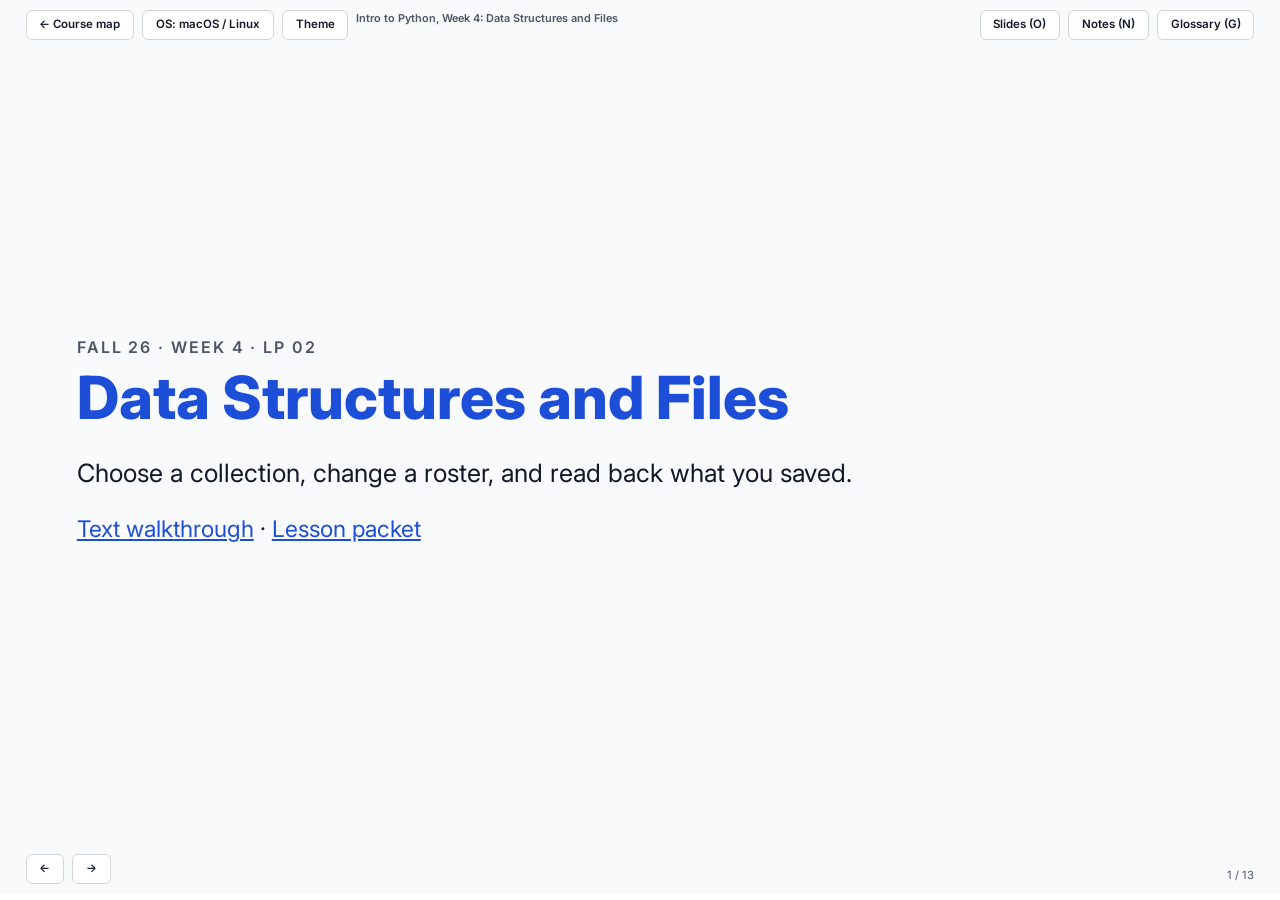
<file: week04/week04-slides.html>
<!DOCTYPE html>
<html lang="en" data-theme="dark">
<head>
<meta charset="UTF-8">
<link rel="icon" href="data:,">
  <meta name="viewport" content="width=device-width, initial-scale=1.0">
<title>Intro to Python, Week 4: Data Structures and Files</title>
<!-- Built by resources/slides/build.py from engine.html + a weekNN.js content file. Edit those, then rebuild. -->
<link rel="preconnect" href="https://fonts.googleapis.com">
<link rel="preconnect" href="https://fonts.gstatic.com" crossorigin>
<link href="https://fonts.googleapis.com/css2?family=Inter:wght@400;600;800&family=Fira+Code:wght@400;600&display=swap" rel="stylesheet">
<style>
:root {
  --bg: #121212;
  --text: #f0f0f0;
  --muted: #a3a3a3;
  --yellow: #fcd34d;   /* working folder, edits */
  --blue: #60a5fa;     /* steps, staging */
  --green: #34d399;    /* success, committed */
  --purple: #c084fc;   /* GitHub, upstream */
  --red: #f87171;      /* warnings */
  --card: #1e1e1e;
  --code-bg: #2a2a2a;
  --border: #404040;
  --on-accent: #111111;
  --font: 'Inter', system-ui, -apple-system, 'Segoe UI', sans-serif;
  --mono: 'Fira Code', ui-monospace, Consolas, 'Courier New', monospace;
  color-scheme: dark;
}
html[data-theme="light"] {
  --bg: #f9fafb;
  --text: #111827;
  --muted: #4b5563;
  --yellow: #a16207;
  --blue: #1d4ed8;
  --green: #047857;
  --purple: #7e22ce;
  --red: #b91c1c;
  --card: #ffffff;
  --code-bg: #eef0f3;
  --border: #d1d5db;
  --on-accent: #ffffff;
  color-scheme: light;
}
* { box-sizing: border-box; margin: 0; padding: 0; }
html, body { height: 100%; }
body {
  font-family: var(--font);
  background: var(--bg);
  color: var(--text);
  font-size: clamp(16px, 1.1vw + 0.55rem, 24px);
  line-height: 1.5;
  overflow: hidden;
  transition: background-color .25s, color .25s;
}
a { color: var(--blue); }
button, summary { font: inherit; }

/* ---------- Top bar and nav ---------- */
#topbar {
  position: fixed; inset: 0 0 auto 0; z-index: 100;
  display: flex; justify-content: space-between; align-items: center; gap: .5rem;
  padding: .6rem max(16px, 2vw); pointer-events: none; flex-wrap: wrap;
  background: linear-gradient(var(--bg) 60%, transparent);
}
#topbar .group { display: flex; gap: .5rem; pointer-events: auto; flex-wrap: wrap; }
.btn {
  background: var(--card); color: var(--text); border: 1px solid var(--border);
  padding: .35rem .8rem; border-radius: 6px; cursor: pointer; font-size: .72rem; font-weight: 600;
}
.btn.link { text-decoration: none; display: inline-flex; align-items: center; }
.btn:hover { border-color: var(--blue); }
.btn:focus-visible, summary:focus-visible, .chip:focus-visible, .draggable:focus-visible, .dropzone:focus-visible, input:focus-visible {
  outline: 3px solid var(--yellow); outline-offset: 2px;
}
.btn.primary { background: var(--blue); color: var(--on-accent); border-color: var(--blue); }
#deck-title { font-size: .68rem; color: var(--muted); font-weight: 600; pointer-events: none; }
#navbtns { position: fixed; left: max(16px, 2vw); bottom: 1rem; z-index: 100; display: flex; gap: .5rem; }
#counter { position: fixed; right: max(16px, 2vw); bottom: 1rem; z-index: 100; font-size: .7rem; color: var(--muted); }
#progress { position: fixed; left: 0; right: 0; bottom: 0; height: 6px; background: var(--card); z-index: 100; }
#progress > div { height: 100%; width: 0; background: var(--blue); transition: width .3s; }

/* ---------- Slides ---------- */
#deck { position: fixed; inset: 0; }
.slide {
  position: absolute; inset: 0; display: none; overflow-y: auto;
  padding: 4.6rem max(16px, 6vw) 4.6rem;
}
.slide.active { display: block; animation: fade .3s ease; }
@keyframes fade { from { opacity: 0; } to { opacity: 1; } }
.slide-inner { max-width: 1240px; margin: 0 auto; min-height: 100%; display: flex; flex-direction: column; justify-content: center; }
.layout { display: grid; grid-template-columns: minmax(0, 1fr) minmax(15rem, 20rem); gap: 2rem; align-items: start; }
.layout.solo { grid-template-columns: minmax(0, 1fr); }
@media (max-width: 900px) { .layout { grid-template-columns: minmax(0, 1fr); } }

h1 { font-size: 2.6em; line-height: 1.1; color: var(--blue); margin-bottom: .4em; font-weight: 800; }
h2 { font-size: 1.75em; line-height: 1.15; margin-bottom: .55em; font-weight: 800; }
h3 { font-size: 1.15em; color: var(--yellow); margin: .9em 0 .4em; font-weight: 800; }
p, ul, ol { margin-bottom: .8em; }
ul, ol { padding-left: 1.4em; }
li { margin-bottom: .3em; }
.kicker { text-transform: uppercase; letter-spacing: .12em; font-size: .7em; color: var(--muted); font-weight: 600; margin-bottom: .4em; }
.lead { font-size: 1.1em; }
.muted { color: var(--muted); }
.small { font-size: .82em; }
.y { color: var(--yellow); font-weight: 700; } .b { color: var(--blue); font-weight: 700; }
.g { color: var(--green); font-weight: 700; } .p { color: var(--purple); font-weight: 700; } .r { color: var(--red); font-weight: 700; }
.cols { display: grid; grid-template-columns: repeat(auto-fit, minmax(16rem, 1fr)); gap: 1.2rem; }
.panel { background: var(--card); border: 1px solid var(--border); border-radius: 10px; padding: 1rem 1.2rem; }
.panel h3:first-child { margin-top: 0; }
kbd { font-family: var(--mono); font-size: .8em; border: 1px solid var(--border); border-bottom-width: 3px; border-radius: 5px; padding: 0 .35em; background: var(--code-bg); }

code { font-family: var(--mono); background: var(--code-bg); padding: .1em .35em; border-radius: 4px; font-size: .86em; }
pre {
  position: relative; background: var(--code-bg); border: 1px solid var(--border); border-radius: 8px;
  padding: .8rem 1rem; margin-bottom: .9em; overflow-x: auto; font-family: var(--mono); font-size: .76em; line-height: 1.55;
}
pre code { background: none; padding: 0; font-size: 1em; }
pre.cmd { padding-right: 5.2rem; border-left: 4px solid var(--blue); }
pre.out { border-left: 4px solid var(--green); color: var(--muted); }
pre.out::before { content: "output"; display: block; font-family: var(--font); font-size: .75em; text-transform: uppercase; letter-spacing: .1em; color: var(--green); margin-bottom: .3em; }
.cmt { color: var(--muted); }
.copy { position: absolute; top: .45rem; right: .45rem; font-size: .7rem; padding: .2rem .55rem; }

.tbl-wrap { overflow-x: auto; margin-bottom: .9em; }
table.tbl { width: 100%; border-collapse: collapse; font-size: .82em; }
.tbl th, .tbl td { text-align: left; padding: .45em .7em; border-bottom: 1px solid var(--border); vertical-align: top; }
.tbl th { color: var(--blue); font-weight: 700; }
.tbl code { white-space: nowrap; }
.badge { display: inline-block; font-size: .68em; font-weight: 700; padding: .05em .45em; border-radius: 4px; border: 1px solid var(--yellow); color: var(--yellow); margin-left: .35em; vertical-align: middle; white-space: nowrap; }

.callout { border-radius: 8px; padding: .8rem 1rem; margin: .8em 0; border: 1px solid; }
.callout strong:first-child { display: block; margin-bottom: .2em; }
.callout.warn { border-color: var(--red); background: color-mix(in srgb, var(--red) 12%, transparent); }
.callout.tip { border-color: var(--green); background: color-mix(in srgb, var(--green) 10%, transparent); }
.callout.note { border-color: var(--blue); background: color-mix(in srgb, var(--blue) 10%, transparent); }
.callout.gh { border-color: var(--purple); background: color-mix(in srgb, var(--purple) 10%, transparent); }
.joke { border-left: 4px solid var(--purple); padding: .5rem 1rem; margin-top: 1em; font-size: .85em; color: var(--muted); }

details.reveal { margin: .8em 0; border: 1px dashed var(--blue); border-radius: 8px; padding: .6rem .9rem; }
details.reveal > summary { cursor: pointer; font-weight: 700; color: var(--blue); }
details.reveal > summary::marker { content: "🤔 "; }
details.reveal[open] > summary::marker { content: "💡 "; }
details.reveal > div { margin-top: .6em; }

/* OS-specific text: hidden by default, shown for the active OS */
.os-win, .os-mac { display: none; }
html[data-os="windows"] .os-win, html[data-os="mac"] .os-mac { display: inline; }
html[data-os="windows"] div.os-win, html[data-os="mac"] div.os-mac { display: block; }

/* ---------- Companion cards ---------- */
.companions { display: flex; flex-direction: column; gap: 1rem; }
.companions { font-size: .82em; }
.companion { background: var(--card); border: 1px solid var(--border); border-left: 6px solid var(--yellow); border-radius: 0 10px 10px 0; padding: .7rem .9rem; }
.companion .tag { font-size: .62em; text-transform: uppercase; letter-spacing: .12em; color: var(--muted); font-weight: 700; }
.companion .term { font-size: 1.2em; font-weight: 800; color: var(--yellow); line-height: 1.2; margin: .1em 0; }
.companion .say { font-family: var(--mono); font-size: .72em; color: var(--muted); }
.companion .meaning { margin: .35em 0; font-size: .95em; }
.companion .origin { font-size: .8em; color: var(--muted); margin-bottom: .35em; }
.companion .usage { font-size: .8em; font-style: italic; color: var(--muted); border-top: 1px solid var(--border); padding-top: .35em; }

/* ---------- Drawers ---------- */
.drawer {
  position: fixed; top: 0; right: 0; bottom: 0; width: min(440px, 100vw); z-index: 200;
  background: var(--card); border-left: 1px solid var(--border); padding: 1.4rem 1.4rem 3rem; overflow-y: auto;
  transform: translateX(100%); visibility: hidden; transition: transform .3s ease, visibility 0s linear .3s;
  box-shadow: -6px 0 18px rgba(0,0,0,.35); font-size: .8em;
}
.drawer.open { transform: translateX(0); visibility: visible; transition: transform .3s ease; }
.drawer h2 { font-size: 1.4em; padding-right: 3rem; border-bottom: 1px solid var(--border); padding-bottom: .4em; }
.drawer .close { position: absolute; top: 1rem; right: 1rem; }
.note-row { margin-bottom: 1em; }
.note-row b { display: block; color: var(--blue); font-size: .8em; text-transform: uppercase; letter-spacing: .08em; }
.gloss { padding: .6em 0; border-bottom: 1px solid var(--border); }
.gloss .gterm { font-weight: 800; color: var(--yellow); }
.gloss.locked { opacity: .45; }
.gloss.locked .gdef { filter: blur(4px); user-select: none; }
.gloss .lock { font-size: .75em; color: var(--muted); }
#gloss-count { color: var(--muted); margin-bottom: .6em; }

/* ---------- Overview ---------- */
body.overview #deck { position: fixed; inset: 0; overflow-y: auto; display: grid; grid-template-columns: repeat(auto-fill, minmax(260px, 1fr)); gap: 1rem; padding: 4.5rem 1.5rem 2rem; align-content: start; }
body.overview .slide { position: relative; inset: auto; display: block; height: 170px; overflow: hidden; padding: .8rem; font-size: 7px; border: 2px solid var(--border); border-radius: 8px; cursor: pointer; background: var(--bg); }
body.overview .slide.active { border-color: var(--blue); }
body.overview .slide .slide-inner { justify-content: flex-start; }
body.overview .slide::after { content: attr(data-num) ". " attr(aria-label); position: absolute; left: 0; right: 0; bottom: 0; padding: .3rem .5rem; font-size: 12px; font-weight: 700; background: var(--card); border-top: 1px solid var(--border); }
body.overview #navbtns, body.overview #counter, body.overview #progress { display: none; }

/* ---------- Quiz ---------- */
.quiz { background: var(--card); border: 1px solid var(--border); border-radius: 10px; padding: 1.2rem; max-width: 900px; }
.quiz .qcount { font-size: .75em; color: var(--muted); margin-bottom: .4em; }
.quiz h3 { color: var(--text); margin-top: 0; }
.quiz .opts { display: flex; flex-direction: column; gap: .6rem; margin: 1rem 0; }
.quiz .opt { text-align: left; padding: .75rem 1rem; border-radius: 8px; border: 2px solid var(--border); background: var(--bg); color: var(--text); cursor: pointer; font-size: .9em; }
.quiz .opt:hover:not(:disabled) { border-color: var(--blue); }
.quiz .opt:disabled { cursor: default; }
.quiz .opt.right { border-color: var(--green); }
.quiz .opt.right::before { content: "✓ "; color: var(--green); font-weight: 800; }
.quiz .opt.wrong { border-color: var(--red); }
.quiz .opt.wrong::before { content: "✗ "; color: var(--red); font-weight: 800; }
.quiz .fb { min-height: 1.5em; margin-bottom: .8em; }

/* ---------- Jargon decoder ---------- */
.jargon { font-size: 1.15em; line-height: 2.1; text-align: center; margin: .6em 0; }
.chip { display: inline-block; border: 2px solid var(--blue); background: var(--code-bg); color: var(--text); border-radius: 6px; padding: 0 .45em; cursor: pointer; line-height: 1.6; font-size: 1em; }
.chip:hover { background: color-mix(in srgb, var(--blue) 25%, transparent); }
.chip.done { border-color: var(--green); cursor: default; }
.chip .m { display: block; font-size: .62em; color: var(--green); font-weight: 700; line-height: 1.3; }
.jargon-result { text-align: center; color: var(--green); font-weight: 700; min-height: 1.5em; }

/* ---------- Matching game ---------- */
.match { display: grid; grid-template-columns: minmax(8rem, 14rem) minmax(0, 1fr); gap: 1rem; margin-top: .6em; }
@media (max-width: 600px) { .match { grid-template-columns: minmax(0, 1fr); } }
.match .col { display: flex; flex-direction: column; gap: .6rem; }
.draggable { background: var(--card); border: 2px solid var(--yellow); border-radius: 8px; padding: .55rem .8rem; cursor: grab; font-weight: 700; text-align: center; touch-action: manipulation; }
.draggable.sel { outline: 3px solid var(--yellow); outline-offset: 2px; }
.draggable.used { display: none; }
.dropzone { background: var(--code-bg); border: 2px dashed var(--border); border-radius: 8px; padding: .55rem .8rem; cursor: pointer; font-size: .85em; touch-action: manipulation; }
.dropzone.over { border-color: var(--blue); }
.dropzone.correct { border: 2px solid var(--green); cursor: default; }
.dropzone.correct::before { content: "✓ "; color: var(--green); font-weight: 800; }
.dropzone.shake { animation: shake .45s; border-color: var(--red); }
@keyframes shake { 25% { transform: translateX(-5px); } 75% { transform: translateX(5px); } }
.match-status { font-weight: 700; min-height: 1.5em; margin-top: .6em; grid-column: 1 / -1; }

/* ---------- Terminal simulator ---------- */
.term-sim { background: #0b0b0b; color: #e5e7eb; border: 1px solid #333; border-radius: 10px; font-family: var(--mono); font-size: .72em; height: 15em; overflow-y: auto; padding: .8rem 1rem; }
.term-sim .line { white-space: pre-wrap; word-break: break-word; }
.term-sim .echo { color: #9ca3af; }
.term-sim .in { display: flex; align-items: center; gap: .5em; }
.term-sim .pr { color: #34d399; white-space: nowrap; }
.term-sim input { flex: 1; min-width: 4em; background: transparent; border: none; color: #fff; font: inherit; outline: none; }
.term-sim input:focus-visible { outline: none; }
.term-sim:focus-within { border-color: #34d399; }

/* ---------- Git staging visualizer ---------- */
.gitviz .cols4 { display: grid; grid-template-columns: repeat(4, minmax(0, 1fr)); gap: .7rem; }
@media (max-width: 760px) { .gitviz .cols4 { grid-template-columns: repeat(2, minmax(0, 1fr)); } }
.gitviz .zone { background: var(--card); border: 1px solid var(--border); border-top: 5px solid; border-radius: 8px; padding: .6rem; min-height: 9.5em; }
.gitviz .zone h4 { font-size: .72em; text-transform: uppercase; letter-spacing: .08em; margin-bottom: .4em; }
.gitviz .zone .sub { font-size: .62em; color: var(--muted); margin-bottom: .5em; }
.gitviz .z1 { border-top-color: var(--yellow); } .gitviz .z2 { border-top-color: var(--blue); }
.gitviz .z3 { border-top-color: var(--green); } .gitviz .z4 { border-top-color: var(--purple); }
.gitviz .card { font-family: var(--mono); font-size: .62em; border: 1px solid var(--border); border-radius: 6px; padding: .35em .5em; margin-bottom: .4em; background: var(--bg); animation: fade .35s; }
.gitviz .card .st { display: block; font-family: var(--font); font-size: .9em; color: var(--muted); }
.gitviz .controls { display: flex; flex-wrap: wrap; gap: .5rem; margin: .8rem 0; align-items: center; }
.gitviz .controls input { font-family: var(--mono); font-size: .7rem; padding: .35rem .5rem; border-radius: 6px; border: 1px solid var(--border); background: var(--code-bg); color: var(--text); min-width: 14em; flex: 1; }
.gitviz pre { min-height: 6em; max-height: 13em; overflow-y: auto; }

/* ---------- Undo guide ---------- */
.undo { background: var(--card); border: 1px solid var(--border); border-radius: 10px; padding: 1rem 1.2rem; }
.undo .trail { font-size: .75em; color: var(--muted); margin-bottom: .5em; }
.undo .q { font-size: 1.1em; font-weight: 800; margin-bottom: .6em; }
.undo .row { display: flex; gap: .6rem; flex-wrap: wrap; }
.undo .answer { border-left: 5px solid var(--blue); padding-left: .9rem; }

/* ---------- Flow diagram (step → step) ---------- */
.flow { display: grid; grid-template-columns: minmax(0,1fr) auto minmax(0,1fr) auto minmax(0,1fr) auto minmax(0,1fr); gap: .4rem; align-items: stretch; margin: .6em 0 .9em; }
.flow .step { background: var(--card); border: 1px solid var(--border); border-top: 5px solid var(--border); border-radius: 8px; padding: .55rem .7rem; font-size: .74em; display: flex; flex-direction: column; gap: .2em; }
.flow .step b { font-size: 1.1em; }
.flow .step em { color: var(--muted); }
.flow .s1 { border-top-color: var(--yellow); } .flow .s1 b { color: var(--yellow); }
.flow .s2 { border-top-color: var(--blue); } .flow .s2 b { color: var(--blue); }
.flow .s3 { border-top-color: var(--green); } .flow .s3 b { color: var(--green); }
.flow .s4 { border-top-color: var(--purple); } .flow .s4 b { color: var(--purple); }
.flow .arrow { display: flex; flex-direction: column; justify-content: center; align-items: center; font-size: .66em; color: var(--muted); text-align: center; }
.flow .arrow::after { content: "\2192"; font-size: 1.8em; line-height: 1; color: var(--text); }
@media (max-width: 900px) {
  .flow { grid-template-columns: minmax(0,1fr); }
  .flow .arrow { flex-direction: row; gap: .4em; }
  .flow .arrow::after { content: "\2193"; font-size: 1.3em; }
}

[data-glossary-grid] { display: grid; grid-template-columns: repeat(auto-fill, minmax(17rem, 1fr)); gap: .5rem; font-size: .66em; }
[data-glossary-grid] .item { background: var(--card); border: 1px solid var(--border); border-radius: 8px; padding: .45rem .7rem; }
[data-glossary-grid] .item b { color: var(--yellow); display: block; }
.glossary-grid .item b { color: var(--yellow); display: block; }

@media (max-width: 600px) {
  .slide { padding-top: 6.2rem; }
  h1 { font-size: 2em; }
  h2 { font-size: 1.45em; }
  #deck-title { display: none; }
}
@media (prefers-reduced-motion: reduce) { * { animation: none !important; transition: none !important; } }
</style>
</head>
<body>
<header id="topbar">
  <div class="group">
    <a class="btn link" href="../index.html" aria-label="Back to the course learning hub">← Course map</a>
    <button class="btn" id="btn-os" type="button" aria-label="Switch operating system for commands">OS: Windows</button>
    <button class="btn" id="btn-theme" type="button" aria-label="Switch light or dark theme">Theme</button>
    <span id="deck-title"></span>
  </div>
  <div class="group">
    <button class="btn" id="btn-overview" type="button" title="Overview (O)">Slides (O)</button>
    <button class="btn" id="btn-notes" type="button" title="Speaker notes (N)" aria-controls="drawer-notes">Notes (N)</button>
    <button class="btn" id="btn-glossary" type="button" title="Glossary (G)" aria-controls="drawer-glossary">Glossary (G)</button>
  </div>
</header>

<main id="deck" aria-live="polite"></main>

<nav id="navbtns" aria-label="Slide navigation">
  <button class="btn" id="btn-prev" type="button" aria-label="Previous slide">&larr;</button>
  <button class="btn" id="btn-next" type="button" aria-label="Next slide">&rarr;</button>
</nav>
<div id="counter"></div>
<div id="progress"><div></div></div>

<aside id="drawer-notes" class="drawer" role="dialog" aria-label="Speaker notes" aria-hidden="true">
  <button class="btn close" type="button" data-close="drawer-notes" aria-label="Close notes">X</button>
  <h2>Speaker Notes</h2>
  <div id="notes-body"></div>
</aside>
<aside id="drawer-glossary" class="drawer" role="dialog" aria-label="Glossary" aria-hidden="true">
  <button class="btn close" type="button" data-close="drawer-glossary" aria-label="Close glossary">X</button>
  <h2>Career Companion Glossary</h2>
  <p id="gloss-count"></p>
  <div id="gloss-body"></div>
</aside>

<script>
/* Course glossary: every "career companion" term, defined once.
   Definitions come from the vocabulary tables in README.md,
   resources/command-line-basics.md, and resources/git-commands.md.
   Each weekNN.js lists the ids it reviews and the ids it introduces.
   Rules: write a literal backslash as \\ ; escape < as &lt; ; no em dashes. */
window.GLOSSARY = [
    { id: "editor", term: "Editor / IDE", say: "ED-ih-ter, I-D-E",
      meaning: "The program where you write, edit, and save code. An IDE (Integrated Development Environment) bundles an editor with tools to run and inspect your code.",
      usage: "Which editor are you using for this project?" },
    { id: "terminal", term: "Terminal", say: "TER-mih-nul",
      meaning: "The window you type into.",
      usage: "Open a terminal and run the script." },
    { id: "shell", term: "Shell", say: "shell",
      meaning: "The program inside that window that reads your commands and runs them.",
      origin: "the outer layer wrapped around the operating system's core. Bash is a programmer pun: Bourne Again SHell.",
      usage: "Which shell are you in, PowerShell or zsh?" },
    { id: "prompt", term: "Prompt", say: "prompt",
      meaning: "The text waiting at the start of the line, telling you the shell is ready.",
      usage: "Read your prompt. Are you in the right folder?" },
    { id: "commandline", term: "Command line", say: "kuh-MAND line",
      meaning: "The general idea of controlling a computer by typing instead of clicking.",
      usage: "Can you run that from the command line instead of clicking through menus?" },
    { id: "option", term: "Option (flag)", say: "OP-shun",
      meaning: "The part of a command that adjusts what the program does, like --version.",
      usage: "Add the --version flag so we know exactly what you are running." },
    { id: "argument", term: "Argument", say: "ARG-yoo-ment",
      meaning: "The thing the program should act on, like hello.py.",
      usage: "You forgot the argument. Python needs to know which file to run." },
    { id: "directory", term: "Working directory", say: "dih-RECK-tor-ee",
      meaning: "The one folder your terminal is standing in right now. Every command runs from there.",
      usage: "Check your working directory before you run that." },
    { id: "path", term: "Path", say: "path",
      meaning: "The address of a file or folder. Absolute paths start from the top of the computer; relative paths start from where you are standing.",
      usage: "Paste me the full path to the file that won't open." },
    { id: "repository", term: "Repository (repo)", say: "rih-POZ-ih-tor-ee, or just REE-po",
      meaning: "A project folder that Git is tracking.",
      origin: "a storage place, like a depository.",
      usage: "Is that code in the repo yet?" },
    { id: "clone", term: "Clone", say: "klohn",
      meaning: "Download a repository from GitHub to your computer.",
      usage: "Clone the repo and you will have everything locally." },
    { id: "venv", term: "Virtual environment (venv)", say: "VUR-choo-ul en-VY-ron-ment, or VEE-env",
      meaning: "A clean room for your project's packages, so two projects never fight over versions.",
      usage: "Activate the venv before you install that package." },
    { id: "interactive", term: "Interactive mode", say: "in-ter-AK-tiv mode",
      meaning: "Python waiting at the >>> prompt for you to type Python code one line at a time.",
      usage: "Pop open interactive mode and test that one line real quick." },

    /* ---- Week 2: Git and GitHub (git-commands.md vocabulary table) ---- */
    { id: "commit", term: "Commit", say: "kuh-MIT",
      meaning: "A save point: a snapshot of your project plus a short message.",
      origin: "borrowed from databases, where committing makes a change permanent.",
      usage: "Commit that fix before you start the next feature." },
    { id: "staging", term: "Staging area", say: "STAY-jing AIR-ee-uh",
      meaning: "The waiting room where you collect changes for your next commit.",
      usage: "Stage only the files for this fix, then commit." },
    { id: "remote", term: "Remote", say: "rih-MOTE",
      meaning: "A copy of the repository that lives somewhere else, usually GitHub.",
      usage: "Which remote are you pushing to?" },
    { id: "origin", term: "origin", say: "OR-ih-jin",
      meaning: "The nickname for the remote you push your own work to.",
      usage: "Push your branch to origin and open a pull request." },
    { id: "upstream", term: "upstream", say: "UP-streem",
      meaning: "The nickname for the original repository your fork was copied from.",
      usage: "Pull from upstream so you have the latest changes." },
    { id: "fork", term: "Fork", say: "fork",
      meaning: "Make your own copy of someone else's repository, on GitHub.",
      origin: "a fork in the road, where your copy takes its own path.",
      usage: "Fork the repo and send your changes from there." },
    { id: "push", term: "Push", say: "push",
      meaning: "Upload your commits to GitHub.",
      usage: "Did you push? I don't see your changes yet." },
    { id: "pull", term: "Pull", say: "pull",
      meaning: "Download new commits from GitHub and combine them with yours.",
      usage: "Pull before you start, so you are working on the latest code." },
    { id: "branch", term: "Branch", say: "branch",
      meaning: "A separate line of save points, for trying an idea without touching the main one.",
      usage: "Make a branch for that experiment." },
    { id: "main", term: "main", say: "main",
      meaning: "The default branch, and the only one you need for most of this class.",
      usage: "Is main green, or did the last push break the build?" },
    { id: "variable", term: "Variable", say: "VAIR-ee-uh-bul", meaning: "A name that refers to a value in a program.", usage: "The variable score holds 72." },
    { id: "type", term: "Type", say: "type", meaning: "The kind of a value, such as text or an integer.", usage: "Check the type before comparing values." },
    { id: "condition", term: "Condition", say: "kun-DISH-un", meaning: "A true or false test that decides which code runs.", usage: "The condition checks whether the score is at least 70." },
    { id: "function", term: "Function", say: "FUNK-shun", meaning: "A named piece of code that can take inputs and return a result.", usage: "Call the function with a different score." },
    { id: "parse", term: "Parse", say: "parss", meaning: "Read text and turn it into a value with a known structure or type.", usage: "Parse the score text into an integer." },
    { id: "exception", term: "Exception", say: "ik-SEP-shun", meaning: "An error signal that interrupts normal execution unless code handles it.", usage: "Catch ValueError when the score text is invalid." },
    { id: "while", term: "While loop", say: "while loop", meaning: "A loop that repeats while its condition is true.", usage: "Use a while loop to count down to one." },
    { id: "iterate", term: "Iterate", say: "IT-uh-rayt", meaning: "Visit items or repeat a step, often one item at a time.", usage: "Iterate over every point before returning the total." },
    { id: "enumerate", term: "Enumerate", say: "ih-NOO-muh-rayt", meaning: "Pair each item in an iterable with a number as you loop.", usage: "Enumerate the names starting at one." },
    { id: "list", term: "List", say: "list", meaning: "An ordered, changeable collection of values.", usage: "The list keeps sign-ins in order." },
    { id: "dictionary", term: "Dictionary", say: "DIK-shun-air-ee", meaning: "A collection that maps keys to values.", usage: "Look up Ari's score in the dictionary." },
    { id: "set", term: "Set", say: "set", meaning: "A collection of unique values.", usage: "Use a set to check which names appeared." },
    { id: "tuple", term: "Tuple", say: "TOO-pul", meaning: "An ordered collection that you do not change in place.", usage: "Store the meeting hour and minute as a tuple." },
    { id: "sort", term: "Sort", say: "sort", meaning: "Arrange values in an order chosen by a rule or key.", usage: "Sort scores highest first and names alphabetically on ties." },
    { id: "slice", term: "Slice", say: "slyss", meaning: "Select part of an ordered collection by position.", usage: "Use [:2] to keep the first two ranked rows." },
    { id: "encoding", term: "Text encoding", say: "en-KOH-ding", meaning: "A rule for turning text into bytes and back, such as UTF-8.", usage: "Open the roster file with UTF-8 encoding." },
    { id: "class", term: "Class", say: "class", meaning: "A blueprint for objects that keep data and related behavior together.", usage: "Gradebook is a class." },
    { id: "instance", term: "Instance", say: "IN-stuns", meaning: "One object created from a class, with its own data.", usage: "Each Gradebook instance has its own scores." },
    { id: "comprehension", term: "Comprehension", say: "kom-prih-HEN-shun", meaning: "A compact way to build a collection from an iterable, optionally filtering items.", usage: "The comprehension keeps passing names." },
    { id: "decorator", term: "Decorator", say: "DEK-uh-ray-ter", meaning: "A function that wraps another function to add behavior.", usage: "The decorator logs a call before describe runs." },
    { id: "closure", term: "Closure", say: "KLOH-zher", meaning: "An inner function that keeps access to values from its enclosing function.", usage: "The closure remembers the threshold." },
    { id: "property", term: "Property", say: "PROP-er-tee", meaning: "A method read like an attribute through the @property decorator.", usage: "Read book.student_count without calling it." },
    { id: "stack", term: "Stack", say: "stack", meaning: "A collection where the last item added is the first one removed.", usage: "Push a topic, then pop the most recent topic." }
];

</script>
<script>
/* Week 4: LP 02. Rebuild with python resources/slides/build.py. */
window.DECK = {
  title: "Intro to Python, Week 4: Data Structures and Files",
  terms: {
    review: ["editor", "terminal", "shell", "prompt", "commandline", "option", "argument", "directory", "path", "repository", "clone", "venv", "interactive", "commit", "remote", "main", "staging", "push", "branch", "fork", "origin", "upstream", "pull", "variable", "type", "condition", "function", "parse", "exception", "while", "iterate", "enumerate"],
    fresh: ["list", "dictionary", "set", "tuple", "sort", "slice", "encoding"]
  },
  slides: [
    {
      title: "Data Structures and Files",
      html: `<p class="kicker">Fall 26 · Week 4 · LP 02</p><h1>Data Structures and Files</h1><p class="lead">Choose a collection, change a roster, and read back what you saved.</p><p><a href="../lp02-data-structures/week04-walkthrough.md">Text walkthrough</a> · <a href="../lp02-data-structures/README.md">Lesson packet</a></p>`,
      notes: { timing: "3 min", talking: "Connect this lesson to Week 3 variables. Today one variable can refer to many values.", question: "What would you store for a roster of names? An ordered list is a useful start.", failure: "If learners missed Week 3, link the Week 3 walkthrough and continue with concrete examples.", action: "Say list, dictionary, set, and tuple." }
    },
    {
      title: "Four collection choices",
      companions: ["list", "dictionary", "set"],
      html: `<h2>Four collection choices</h2><p>Predict a collection for each task before opening the table.</p><details class="reveal"><summary>Reveal the choices and reasons</summary><div class="tbl-wrap"><table class="tbl"><tr><th>Task</th><th>Use</th><th>Why</th></tr><tr><td>Keep sign-ins in order</td><td>List</td><td>Order and repeated names remain</td></tr><tr><td>Look up a score by name</td><td>Dictionary</td><td>A name is the key</td></tr><tr><td>Count unique names</td><td>Set</td><td>Duplicates collapse</td></tr><tr><td>Store a fixed hour and minute</td><td>Tuple</td><td>The pair stays together</td></tr></table></div></details><p>Each choice solves a different question about the same roster.</p>`,
      notes: { timing: "8 min", talking: "Ask learners which property matters in each row. Avoid presenting collections as interchangeable.", question: "Why not use a set for sign-ins? The repeated name and original order matter here.", failure: "If tuple feels abstract, point to (20, 0) as hour and minute.", action: "Have learners name the collection for each task before showing the answer." }
    },
    {
      title: "Roster trace",
      companions: ["tuple"],
      html: `<h2>Roster trace</h2><pre class="cmd"><code>names = ["Maya", "Luis"]
scores = {"Maya": 82, "Luis": 75}
meeting_time = (20, 0)
names.append("Ari")
scores["Ari"] = 91
names.append("Maya")</code></pre><details class="reveal"><summary>Predict: names[0], scores["Ari"], and len(set(names))</summary><div><code>"Maya"</code>, <code>91</code>, and <code>3</code>. The list has four sign-ins, including Maya twice.</div></details>`,
      notes: { timing: "10 min", talking: "Trace the changes line by line. Count list entries separately from unique names.", question: "What is meeting_time[0]? 20, the hour in the fixed pair.", failure: "A KeyError means the requested dictionary key is absent. Show how to inspect keys.", action: "Have a learner explain why four sign-ins yield three unique names." }
    },
    {
      title: "A file round trip",
      html: `<h2>A file round trip</h2><p>The code-along joins names with newline characters, writes UTF-8 text, reads the file, then calls <code>splitlines()</code>.</p><pre class="cmd"><code>python lp02-data-structures/code-along.py</code></pre><details class="reveal"><summary>Predict the read-back list</summary><div><code>['Maya', 'Luis', 'Ari', 'Maya']</code>. The file keeps both Maya sign-ins. <code>splitlines()</code> returns lines without newline characters.</div></details><p>The run creates <code>lp02-data-structures/attendance-demo.txt</code> for inspection.</p>`,
      notes: { timing: "10 min", talking: "Pause before the run. Open the generated file and compare its exact lines with the prediction. Note that the file ends with a newline.", question: "Does a set change the saved file here? No. The code writes the original names list.", failure: "If the file is not found, run from the repository root and check the printed path.", action: "Have learners distinguish file text from the list returned by splitlines()." }
    },
    {
      title: "Sort, rank, and slice",
      companions: ["sort", "slice"],
      html: `<h2>Sort, rank, and slice</h2><pre class="cmd"><code>scores = {"Zoe": 82, "Ari": 91, "Maya": 82}
ranked = sorted(scores.items(), key=lambda pair: (-pair[1], pair[0]))
top_two = ranked[:2]</code></pre><p>The sort key puts higher scores first, then names alphabetically for ties. A slice takes the first two rows.</p><details class="reveal"><summary>Predict ranked and top_two</summary><div><code>[('Ari', 91), ('Maya', 82), ('Zoe', 82)]</code>; the first two rows are Ari and Maya.</div></details>`,
      notes: { timing: "7 min", talking: "Read the key's two parts in order. The negative score reverses numeric order; the name breaks ties.", question: "Why does Maya come before Zoe? Their scores tie, so names decide.", failure: "If learners read [:2] as index two, draw a line after the second item.", action: "Ask learners to name the first two rows before reveal." }
    },
    {
      title: "Read, parse, and keep UTF-8",
      companions: ["encoding", "dictionary"],
      html: `<h2>Read, parse, and keep UTF-8</h2><pre class="cmd"><code>with open(path, encoding="utf-8") as file:
    lines = file.read().splitlines()
roster = {}
for line in lines:
    if line.strip():
        name, score = line.split(",")
        roster[name.strip()] = int(score)</code></pre><p>A file may contain accented names. UTF-8 preserves them. Split each nonblank row into name and numeric score.</p><details class="reveal"><summary>Predict the record from "  Ana,82  "</summary><div><code>{'Ana': 82}</code>. The name is stripped, and the score is converted to an integer.</div></details>`,
      notes: { timing: "7 min", talking: "Show the with block and name the explicit encoding. Trace split, strip, and int on one row.", question: "Why is the score an int? int converts the text after splitting.", failure: "If a file is missing, show the load_names exercise's empty-list behavior separately.", action: "Ask for the key and value types in the resulting dictionary." }
    },
    {
      title: "Trace a changing list",
      companions: ["list", "iterate"],
      html: `<h2>Trace a changing list</h2><pre class="cmd"><code>words = ["a", "b", "bee", "dog"]
for word in words:
    if len(word) &lt; 3:
        words.remove(word)</code></pre><p>This loop changes the list it is visiting. After a removal, the next item shifts left, and the loop may skip it.</p><details class="reveal"><summary>Predict the list after this buggy loop</summary><div><code>['b', 'bee', 'dog']</code>. The short <code>b</code> was skipped. Build a new filtered list instead.</div></details>`,
      notes: { timing: "5 min", talking: "Trace indices after a removal. The two neighboring short words expose the skipped-item bug.", question: "Why does b remain? Removing a shifts b left past the loop's next position.", failure: "If learners expect both short words removed, trace the list indices after removing a.", action: "Have learners describe a safe filtering plan." }
    },
    {
      title: "Repair a file write",
      companions: ["encoding"],
      html: `<h2>Repair a file write</h2><pre class="cmd"><code>with open("roster.txt", "w", encoding="utf-8") as file:
    file.write("Maya\\n")
with open("roster.txt", "w", encoding="utf-8") as file:
    file.write("Luis\\n")</code></pre><p>Mode <code>"w"</code> starts the file over each time it opens. Predict the saved text before reading it back.</p><details class="reveal"><summary>Predict the file contents</summary><div>Only <code>Luis</code>. The second open erased Maya. Use mode <code>"a"</code> for the second write, or write both lines inside one <code>with</code> block.</div></details>`,
      notes: { timing: "6 min", talking: "Trace each open: w clears, then writes. Compare with a, which keeps the old text and adds to the end.", question: "Which line erased Maya? The second open with mode w.", failure: "If learners think the file grows, ask what w stands for and trace the first line after it opens.", action: "Have learners state the fixed mode and the final two lines." }
    },
    {
      title: "Match the vocabulary",
      html: `<h2>Match the vocabulary</h2><p>Pair each term with its meaning before the practice block.</p><div data-match="w4"></div>`,
      notes: { timing: "4 min", talking: "Let learners work in pairs, then read one pairing aloud with an example from today.", question: "Which collection stores unique values only? A set.", failure: "If list and tuple blur, ask which one can change after it is made.", action: "Ask each learner to say one term in a sentence." }
    },
    {
      title: "Shared change and independent practice",
      html: `<h2>Change the roster together</h2><p>We Do: add Noor to the list and dictionary. Predict the new last file line. Add a second Ari and predict the unique count.</p><h3>Your turn</h3><p>Start with <code>unique_names</code>, <code>highest_score</code>, and <code>save_names</code>, then continue through eight new exercises in <code>practice.py</code>.</p><p>Open one level in <a href="../lp02-data-structures/hints.md">hints.md</a> when stuck.</p>`,
      notes: { timing: "23 min", talking: "Begin the eleven-exercise ladder here and let students continue after class. Offer one hint at a time: a result list plus a seen set preserves first appearance.", question: "What should highest_score return for an empty dictionary? None, as the starter specifies.", failure: "NOT STARTED identifies the next unfinished TODO. An unexpected file value calls for reading the exact text.", action: "Ask for a collection choice and one passing check from each learner." }
    },
    {
      title: "Run the local check",
      html: `<h2>Run the local check</h2><p>From the repository root, run this after each TODO you replace:</p><pre class="cmd"><code>python lp02-data-structures/check.py</code></pre><p>Expect one <code>PASS</code>, <code>FAIL</code> with a nudge, or <code>NOT STARTED</code> line per exercise. File checks use temporary folders.</p><details class="reveal"><summary>Predict the untouched starter's result</summary><div>Eleven <code>NOT STARTED</code> lines. Each line points to a specific exercise.</div></details>`,
      notes: { timing: "4 min", talking: "Run the command from the repository root and read a single result line aloud.", question: "Will the file tests overwrite your work? No, they use temporary directories.", failure: "If a path error appears, check the current directory before retrying.", action: "Ask learners to find their next NOT STARTED line." }
    },
    {
      title: "Week 4 check",
      html: `<h2>Week 4 check</h2><div data-quiz="w4"></div><p>After your own attempt, compare with <a href="../lp02-data-structures/solutions.py">solutions.py</a>. The <a href="../lp02-data-structures/notebook-source.md">text source</a> covers the same task.</p>`,
      notes: { timing: "8 min", talking: "Ask why each answer fits. End with the exact saved text, not only the printed list.", question: "What does splitlines() remove? The line endings from the returned strings.", failure: "If quiz interaction fails, use the questions aloud.", action: "Say list, dictionary, set, and tuple once more." }
    },
    {
      title: "Before next Monday",
      html: `<h2>Before next Monday</h2><ol><li>Run <code>python lp02-data-structures/check.py</code> and note your first <code>NOT STARTED</code> line.</li><li>Replace one TODO, run the check again, and read the line before opening a hint.</li><li>Pick a collection for a new task of your own and write one sentence explaining why.</li></ol><p>Stuck? Open one level in <a href="../lp02-data-structures/hints.md">hints.md</a>, then bring the exact check line to Monday.</p>`,
      notes: { timing: "3 min", talking: "Name the three steps and point to the hints file. Keep graded work out of this packet.", question: "What do you bring if stuck? The exact check line.", failure: "If learners cannot run the check, confirm the working directory is the repository root.", action: "Ask each learner to pick their first exercise for the week." }
    }
  ],
  quizzes: { w4: [
    { q: "Which collection keeps repeated sign-ins in order?", options: [{ text: "List", correct: true }, { text: "Set" }, { text: "Dictionary" }], why: "A list preserves the sequence and repeats." },
    { q: "What is <code>len(set(['Maya', 'Luis', 'Maya']))</code>?", options: [{ text: "2", correct: true }, { text: "3" }, { text: "1" }], why: "The set contains Maya and Luis once each." },
    { q: "What does <code>'Maya\\nLuis\\n'.splitlines()</code> return?", options: [{ text: "['Maya', 'Luis']", correct: true }, { text: "['Maya\\n', 'Luis\\n']" }, { text: "'Maya Luis'" }], why: "splitlines() gives a list of lines without newline characters." },
    { q: "For tied scores, which name comes first in the ranked result?", options: [{ text: "The alphabetically earlier name", correct: true }, { text: "The last inserted name" }, { text: "A random name" }], why: "The sort key uses the name after the score to break ties." },
    { q: "What does <code>ranked[:2]</code> keep?", options: [{ text: "The first two rows", correct: true }, { text: "Only row at index two" }, { text: "Every row after two" }], why: "A slice ending at 2 excludes index 2." },
    { q: "Why specify <code>encoding='utf-8'</code> when opening a text file?", options: [{ text: "To decode text consistently", correct: true }, { text: "To sort its lines" }, { text: "To remove blank lines" }], why: "An explicit UTF-8 encoding handles the same text across systems." },
    { q: "What does file mode <code>\"a\"</code> do?", options: [{ text: "Adds to the end of the file", correct: true }, { text: "Erases the file first" }, { text: "Only reads the file" }], why: "Append mode keeps existing text and writes after it." },
    { q: "What does <code>scores.get('Noor')</code> return when Noor is not a key?", options: [{ text: "None", correct: true }, { text: "0" }, { text: "An error" }], why: "get() returns None for a missing key unless you give a default." },
    { q: "Which collection cannot change after it is created?", options: [{ text: "Tuple", correct: true }, { text: "List" }, { text: "Dictionary" }], why: "A tuple is fixed once made, which suits a pair like a meeting time." }
  ] },
  matches: { w4: [
      { term: "List", meaning: "An ordered collection that can change" },
      { term: "Dictionary", meaning: "Keys that look up values" },
      { term: "Set", meaning: "Unique values with no repeats" },
      { term: "Tuple", meaning: "An ordered collection that stays fixed" },
      { term: "Slice", meaning: "A range of items, such as the first two rows" }
  ] }
};

</script>
<script>
(function () {
  "use strict";
  var D = window.DECK;
  var deckEl = document.getElementById("deck");
  var html = document.documentElement;
  var current = 0;
  var unlocked = {};
  var termsById = {};
  (window.GLOSSARY || []).forEach(function (t) { termsById[t.id] = t; });
  // A deck lists the glossary ids it reviews (unlocked from the start) and the ids it introduces.
  var reviewIds = D.terms.review || [], freshIds = D.terms.fresh || [];
  D.terms = reviewIds.concat(freshIds).map(function (id) {
    if (!termsById[id]) throw new Error("Unknown glossary id in deck: " + id);
    return termsById[id];
  });
  reviewIds.forEach(function (id) { unlocked[id] = true; });

  function store(k, v) { try { if (v === undefined) return localStorage.getItem(k); localStorage.setItem(k, v); } catch (e) { return null; } }
  function esc(s) { return String(s).replace(/&/g, "&amp;").replace(/</g, "&lt;").replace(/>/g, "&gt;"); }
  function $(sel, root) { return (root || document).querySelector(sel); }
  function $all(sel, root) { return Array.prototype.slice.call((root || document).querySelectorAll(sel)); }
  function shuffle(a) { a = a.slice(); for (var i = a.length - 1; i > 0; i--) { var j = Math.floor(Math.random() * (i + 1)); var t = a[i]; a[i] = a[j]; a[j] = t; } return a; }
  function isWin() { return html.getAttribute("data-os") === "windows"; }

  /* ---------- OS and theme ---------- */
  function setOS(os) {
    html.setAttribute("data-os", os);
    $("#btn-os").textContent = os === "windows" ? "OS: Windows" : "OS: macOS / Linux";
    store("ctd-os", os);
    document.dispatchEvent(new CustomEvent("oschange"));
  }
  function setTheme(t) { html.setAttribute("data-theme", t); store("ctd-theme", t); }
  var savedOS = store("ctd-os");
  setOS(savedOS === "mac" || savedOS === "windows" ? savedOS : (/Mac|Linux|X11/.test(navigator.userAgent) && !/Windows/.test(navigator.userAgent) ? "mac" : "windows"));
  var savedTheme = store("ctd-theme");
  setTheme(savedTheme === "light" || savedTheme === "dark" ? savedTheme : (window.matchMedia && matchMedia("(prefers-color-scheme: light)").matches ? "light" : "dark"));
  $("#btn-os").addEventListener("click", function () { setOS(isWin() ? "mac" : "windows"); });
  $("#btn-theme").addEventListener("click", function () { setTheme(html.getAttribute("data-theme") === "dark" ? "light" : "dark"); });
  $("#deck-title").textContent = D.title;

  /* ---------- Render slides ---------- */
  function companionHTML(id) {
    var t = termsById[id];
    if (!t) return "";
    return '<div class="companion"><div class="tag">New Companion</div><div class="term">' + t.term + '</div>' +
      (t.say ? '<div class="say">say it: ' + t.say + '</div>' : "") +
      '<div class="meaning">' + t.meaning + '</div>' +
      (t.origin ? '<div class="origin">Where the word comes from: ' + t.origin + '</div>' : "") +
      (t.usage ? '<div class="usage">You\u2019ll hear it when: \u201c' + t.usage + '\u201d</div>' : "") + '</div>';
  }
  D.slides.forEach(function (s, i) {
    var sec = document.createElement("section");
    sec.className = "slide";
    sec.id = "slide-" + i;
    sec.setAttribute("aria-label", s.title);
    sec.setAttribute("data-num", i + 1);
    var comps = (s.companions || []);
    var body = comps.length
      ? '<div class="layout"><div class="main">' + s.html + '</div><aside class="companions" aria-label="New vocabulary">' + comps.map(companionHTML).join("") + '</aside></div>'
      : '<div class="layout solo"><div class="main">' + s.html + '</div></div>';
    sec.innerHTML = '<div class="slide-inner">' + body + '</div>';
    deckEl.appendChild(sec);
  });

  /* ---------- Copy buttons ---------- */
  function copyText(text, btn) {
    function done() { btn.textContent = "Copied!"; setTimeout(function () { btn.textContent = "Copy"; }, 1600); }
    function fallback() {
      var ta = document.createElement("textarea"); ta.value = text; ta.setAttribute("readonly", ""); ta.style.position = "fixed"; ta.style.opacity = "0";
      document.body.appendChild(ta); ta.select();
      try { document.execCommand("copy"); done(); } catch (e) { btn.textContent = "Select and copy"; }
      ta.remove();
    }
    if (navigator.clipboard && window.isSecureContext) navigator.clipboard.writeText(text).then(done, fallback); else fallback();
  }
  $all("pre.cmd").forEach(function (pre) {
    var b = document.createElement("button");
    b.type = "button"; b.className = "btn copy"; b.textContent = "Copy"; b.setAttribute("aria-label", "Copy commands");
    b.addEventListener("click", function () {
      var clone = pre.cloneNode(true);
      $all(".copy", clone).forEach(function (x) { x.remove(); });
      $all(isWin() ? ".os-mac" : ".os-win", clone).forEach(function (x) { x.remove(); });
      copyText(clone.textContent.replace(/\n{3,}/g, "\n\n").trim(), b);
    });
    pre.appendChild(b);
  });

  /* ---------- Glossary ---------- */
  function renderGlossary() {
    var body = $("#gloss-body"), n = 0;
    body.innerHTML = "";
    D.terms.forEach(function (t) {
      var open = !!unlocked[t.id];
      if (open) n++;
      var d = document.createElement("div");
      d.className = "gloss" + (open ? "" : " locked");
      d.innerHTML = '<div class="gterm">' + t.term + (open ? "" : ' <span class="lock">(unlocks later in the deck)</span>') + '</div><div class="gdef">' + (open ? t.meaning : "Keep going to unlock this one.") + '</div>';
      body.appendChild(d);
    });
    $("#gloss-count").textContent = n + " of " + D.terms.length + " companions unlocked";
    $all("[data-glossary-grid]").forEach(function (g) {
      g.innerHTML = D.terms.filter(function (t) { return unlocked[t.id]; }).map(function (t) { return '<div class="item"><b>' + t.term + '</b>' + t.meaning + '</div>'; }).join("");
    });
  }
  function unlockThrough(idx) {
    for (var i = 0; i <= idx; i++) (D.slides[i].companions || []).forEach(function (id) { unlocked[id] = true; });
    if (D.slides[idx].unlockAll) D.terms.forEach(function (t) { unlocked[t.id] = true; });
    renderGlossary();
  }

  /* ---------- Drawers ---------- */
  function setDrawer(id, open) {
    var d = document.getElementById(id);
    if (open) $all(".drawer").forEach(function (x) { if (x !== d) setDrawer(x.id, false); });
    d.classList.toggle("open", open);
    d.setAttribute("aria-hidden", open ? "false" : "true");
  }
  function toggleDrawer(id) { setDrawer(id, !document.getElementById(id).classList.contains("open")); }
  $("#btn-notes").addEventListener("click", function () { toggleDrawer("drawer-notes"); });
  $("#btn-glossary").addEventListener("click", function () { toggleDrawer("drawer-glossary"); });
  $all("[data-close]").forEach(function (b) { b.addEventListener("click", function () { setDrawer(b.getAttribute("data-close"), false); }); });

  /* ---------- Navigation ---------- */
  function show(i) {
    current = Math.max(0, Math.min(D.slides.length - 1, i));
    $all(".slide").forEach(function (s, k) { s.classList.toggle("active", k === current); if (k === current) s.scrollTop = 0; });
    $("#progress > div").style.width = (D.slides.length > 1 ? current / (D.slides.length - 1) * 100 : 100) + "%";
    $("#counter").textContent = (current + 1) + " / " + D.slides.length;
    var n = D.slides[current].notes || {};
    $("#notes-body").innerHTML = [["Slide", (current + 1) + ". " + D.slides[current].title], ["Timing", n.timing], ["Talking points", n.talking], ["Likely question", n.question], ["If something breaks live", n.failure], ["Say it out loud", n.action]]
      .filter(function (r) { return r[1]; }).map(function (r) { return '<div class="note-row"><b>' + r[0] + '</b>' + r[1] + '</div>'; }).join("");
    unlockThrough(current);
    if (history.replaceState) history.replaceState(null, "", "#" + (current + 1));
  }
  function toggleOverview(force) {
    var on = typeof force === "boolean" ? force : !document.body.classList.contains("overview");
    document.body.classList.toggle("overview", on);
    if (!on) show(current); else { var a = $(".slide.active"); if (a) a.scrollIntoView({ block: "center" }); }
  }
  $("#btn-prev").addEventListener("click", function () { show(current - 1); });
  $("#btn-next").addEventListener("click", function () { show(current + 1); });
  $("#btn-overview").addEventListener("click", function () { toggleOverview(); });
  deckEl.addEventListener("click", function (e) {
    if (!document.body.classList.contains("overview")) return;
    var s = e.target.closest(".slide"); if (!s) return;
    e.preventDefault(); e.stopPropagation();
    current = parseInt(s.id.split("-")[1], 10); toggleOverview(false);
  }, true);
  document.addEventListener("keydown", function (e) {
    if (e.ctrlKey || e.metaKey || e.altKey) return;
    var tag = (e.target.tagName || "").toLowerCase();
    if (tag === "input" || tag === "textarea" || e.target.isContentEditable) return;
    var k = e.key, typing = tag === "button" || tag === "summary";
    if (k === "Escape") { $all(".drawer.open").forEach(function (d) { setDrawer(d.id, false); }); toggleOverview(false); return; }
    if (k === "ArrowRight" || k === "PageDown" || (k === " " && !typing)) { e.preventDefault(); show(current + 1); }
    else if (k === "ArrowLeft" || k === "PageUp") { e.preventDefault(); show(current - 1); }
    else if (k === "Home") { e.preventDefault(); show(0); }
    else if (k === "End") { e.preventDefault(); show(D.slides.length - 1); }
    else if (k === "f" || k === "F") { if (!document.fullscreenElement) { if (html.requestFullscreen) html.requestFullscreen().catch(function () {}); } else document.exitFullscreen(); }
    else if (k === "n" || k === "N") toggleDrawer("drawer-notes");
    else if (k === "g" || k === "G") toggleDrawer("drawer-glossary");
    else if (k === "o" || k === "O") toggleOverview();
  });
  var tx = null, ty = null;
  deckEl.addEventListener("touchstart", function (e) {
    if (e.target.closest("pre, .term-sim, .match, .gitviz, .tbl-wrap, input")) { tx = null; return; }
    tx = e.touches[0].clientX; ty = e.touches[0].clientY;
  }, { passive: true });
  deckEl.addEventListener("touchend", function (e) {
    if (tx === null || document.body.classList.contains("overview")) return;
    var dx = e.changedTouches[0].clientX - tx, dy = e.changedTouches[0].clientY - ty;
    if (Math.abs(dx) > 70 && Math.abs(dy) < 50) show(current + (dx < 0 ? 1 : -1));
    tx = null;
  });

  /* ---------- Quiz ---------- */
  $all("[data-quiz]").forEach(function (box) {
    var qs = D.quizzes[box.getAttribute("data-quiz")], i = 0, score = 0;
    box.className += " quiz";
    function render() {
      if (i >= qs.length) {
        box.innerHTML = '<h3>You scored ' + score + ' / ' + qs.length + '</h3><p>' + (score === qs.length ? "Flawless run. " : "") + 'Every miss is a lesson you only have to learn once.</p><button type="button" class="btn primary">Retry</button>';
        $("button", box).addEventListener("click", function () { i = 0; score = 0; render(); });
        return;
      }
      var q = qs[i];
      var order = shuffle(q.options.map(function (o, k) { return k; }));
      box.innerHTML = '<div class="qcount">Question ' + (i + 1) + ' of ' + qs.length + ' \u00b7 Score: ' + score + '</div><h3>' + q.q + '</h3><div class="opts">' +
        order.map(function (k) { return '<button type="button" class="opt" data-k="' + k + '">' + q.options[k].text + '</button>'; }).join("") +
        '</div><div class="fb" aria-live="polite"></div><button type="button" class="btn primary next" hidden>' + (i === qs.length - 1 ? "See my score" : "Next question") + '</button>';
      var opts = $all(".opt", box), fb = $(".fb", box), nx = $(".next", box);
      opts.forEach(function (b) {
        b.addEventListener("click", function () {
          var right = !!q.options[+b.getAttribute("data-k")].correct;
          opts.forEach(function (x) { x.disabled = true; if (q.options[+x.getAttribute("data-k")].correct) x.classList.add("right"); });
          if (right) score++; else b.classList.add("wrong");
          fb.innerHTML = '<strong>' + (right ? "Right on." : "Not quite.") + '</strong> ' + q.why;
          nx.hidden = false; nx.focus();
        });
      });
      nx.addEventListener("click", function () { i++; render(); });
    }
    render();
  });

  /* ---------- Jargon decoder ---------- */
  $all("[data-jargon]").forEach(function (box) {
    var J = D.jargon[box.getAttribute("data-jargon")];
    var line = document.createElement("div"); line.className = "jargon";
    var result = document.createElement("div"); result.className = "jargon-result"; result.setAttribute("aria-live", "polite");
    var chips = [];
    J.parts.forEach(function (p) {
      if (typeof p === "string") { line.appendChild(document.createTextNode(p)); return; }
      var c = document.createElement("button"); c.type = "button"; c.className = "chip"; c.textContent = p.term;
      c.addEventListener("click", function () {
        if (c.classList.contains("done")) return;
        c.classList.add("done"); c.innerHTML = esc(p.term) + '<span class="m">' + esc(p.meaning) + '</span>';
        if (chips.every(function (x) { return x.classList.contains("done"); })) result.textContent = J.done;
      });
      chips.push(c); line.appendChild(c);
    });
    box.appendChild(line); box.appendChild(result);
  });

  /* ---------- Matching game (drag, tap, or keyboard) ---------- */
  $all("[data-match]").forEach(function (box) {
    var pairs = D.matches[box.getAttribute("data-match")];
    var left = document.createElement("div"); left.className = "col";
    var right = document.createElement("div"); right.className = "col";
    var status = document.createElement("div"); status.className = "match-status"; status.setAttribute("aria-live", "polite");
    status.textContent = "Drag a word onto its meaning, or tap a word and then tap its meaning.";
    var selected = null, left2 = pairs.length;
    pairs.forEach(function (p, k) {
      var d = document.createElement("button"); d.type = "button"; d.className = "draggable"; d.draggable = true; d.textContent = p.term; d.setAttribute("data-k", k);
      d.addEventListener("dragstart", function (e) { selected = d; try { e.dataTransfer.setData("text/plain", String(k)); } catch (x) {} });
      d.addEventListener("click", function () { $all(".draggable", box).forEach(function (x) { x.classList.remove("sel"); }); selected = d; d.classList.add("sel"); status.textContent = "Now tap the meaning of \u201c" + p.term + "\u201d."; });
      left.appendChild(d);
    });
    shuffle(pairs.map(function (p, k) { return k; })).forEach(function (k) {
      var z = document.createElement("button"); z.type = "button"; z.className = "dropzone"; z.textContent = pairs[k].meaning; z.setAttribute("data-k", k);
      function attempt() {
        if (!selected || z.classList.contains("correct")) return;
        if (selected.getAttribute("data-k") === String(k)) {
          z.classList.add("correct"); z.innerHTML = "<strong>" + esc(pairs[k].term) + "</strong> = " + esc(pairs[k].meaning);
          selected.classList.add("used"); selected = null; left2--;
          status.textContent = left2 ? "Matched. " + left2 + " to go." : "All matched. Those words are officially yours.";
        } else {
          z.classList.add("shake"); setTimeout(function () { z.classList.remove("shake"); }, 500);
          status.textContent = "Not quite. Try another meaning.";
        }
      }
      z.addEventListener("dragover", function (e) { e.preventDefault(); z.classList.add("over"); });
      z.addEventListener("dragleave", function () { z.classList.remove("over"); });
      z.addEventListener("drop", function (e) { e.preventDefault(); z.classList.remove("over"); attempt(); });
      z.addEventListener("click", attempt);
      right.appendChild(z);
    });
    box.className += " match";
    box.appendChild(left); box.appendChild(right); box.appendChild(status);
  });

  /* ---------- Terminal simulator (PowerShell or zsh, follows the OS toggle) ---------- */
  $all("[data-sim]").forEach(function (sim) {
    sim.className += " term-sim";
    sim.innerHTML = '<div class="line">Practice terminal. Try: pwd, ls, cd python-fall26-code-alongs, ls -a or ls -Force, cd .., mkdir practice, clear</div><div class="in"><span class="pr"></span><input type="text" aria-label="Type a terminal command" autocomplete="off" autocapitalize="off" spellcheck="false"></div>';
    var inLine = $(".in", sim), pr = $(".pr", sim), input = $("input", sim), path = [];
    var fs = {
      "": { dirs: ["python-fall26-code-alongs"], files: [], hidden: [] },
      "python-fall26-code-alongs": { dirs: ["lp01-intro-to-python", "venv"], files: ["LICENSE", "README.md"], hidden: [".git", ".gitignore"] },
      "python-fall26-code-alongs/lp01-intro-to-python": { dirs: [], files: ["hello.py"], hidden: [] },
      "python-fall26-code-alongs/venv": { os: true }
    };
    function key(p) { return p.join("/"); }
    function node(p) {
      var n = fs[key(p)];
      if (n && n.os) return isWin() ? { dirs: ["Include", "Lib", "Scripts"], files: ["pyvenv.cfg"], hidden: [] } : { dirs: ["bin", "include", "lib"], files: ["pyvenv.cfg"], hidden: [] };
      return n;
    }
    function winPath(p) { return "C:\\Users\\Student" + (p.length ? "\\" + p.join("\\") : ""); }
    function macPath(p) { return "/Users/student" + (p.length ? "/" + p.join("/") : ""); }
    function promptText() { return isWin() ? "PS " + winPath(path) + ">" : "student@macbook " + (path.length ? path[path.length - 1] : "~") + " %"; }
    function refresh() { pr.textContent = promptText(); }
    function print(t, cls) { var d = document.createElement("div"); d.className = "line" + (cls ? " " + cls : ""); d.textContent = t; sim.insertBefore(d, inLine); }
    function notFound(c) { return isWin() ? c + " : The term '" + c + "' is not recognized as the name of a cmdlet, function, script file, or operable program." : "zsh: command not found: " + c; }
    function psTable(rows) { return "\n    Directory: " + winPath(path) + "\n\nMode    Name\n----    ----\n" + rows.join("\n") + "\n"; }
    function resolve(arg) {
      var parts = arg.replace(/\\/g, "/").split("/").filter(function (x) { return x && x !== "."; }), p = path.slice();
      if (parts[0] === "~") { p = []; parts.shift(); }
      for (var i = 0; i < parts.length; i++) {
        if (parts[i] === "..") { if (p.length) p.pop(); continue; }
        var n = node(p); if (!n || n.dirs.indexOf(parts[i]) < 0) return null;
        p.push(parts[i]); if (!fs[key(p)]) fs[key(p)] = { dirs: [], files: [], hidden: [] };
      }
      return p;
    }
    input.addEventListener("keydown", function (e) {
      e.stopPropagation();
      if (e.key !== "Enter") return;
      var raw = input.value.trim(); input.value = "";
      print(promptText() + " " + raw, "echo");
      if (raw) {
        var a = raw.split(/\s+/), c = a[0], lc = c.toLowerCase();
        if (lc === "clear" || lc === "cls") { $all(".line", sim).forEach(function (l) { l.remove(); }); }
        else if (lc === "pwd") print(isWin() ? "\nPath\n----\n" + winPath(path) + "\n" : macPath(path));
        else if (lc === "ls") {
          var n = node(path), flag = a[1], hidden = false, ok = true;
          if (flag) {
            if (isWin() && flag.toLowerCase() === "-force") hidden = true;
            else if (!isWin() && flag === "-a") hidden = true;
            else if (isWin() && flag === "-a") { ok = false; print("Hint: in PowerShell, use ls -Force to see hidden files."); }
            else if (!isWin() && flag.toLowerCase() === "-force") { ok = false; print("Hint: on macOS and Linux, use ls -a to see hidden files."); }
            else { ok = false; print("This practice terminal knows ls, plus ls -a on macOS/Linux and ls -Force on Windows."); }
          }
          if (ok && n) {
            if (isWin()) {
              var rows = [];
              if (hidden) n.hidden.forEach(function (h) { rows.push((h === ".git" ? "d--h-   " : "-a-h-   ") + h); });
              n.dirs.forEach(function (d) { rows.push("d----   " + d); });
              n.files.forEach(function (f) { rows.push("-a---   " + f); });
              if (rows.length) print(psTable(rows));
            } else {
              var items = (hidden ? [".", ".."].concat(n.hidden) : []).concat(n.dirs, n.files);
              if (items.length) print(items.join("    "));
            }
          }
        }
        else if (lc === "cd") {
          var t = a.slice(1).join(" ");
          if (!t) { if (!isWin()) path = []; }
          else { var r = resolve(t); if (r) path = r; else print(isWin() ? "Set-Location : Cannot find path '" + t + "' because it does not exist." : "cd: no such file or directory: " + t); }
        }
        else if (lc === "mkdir") {
          var nm = a[1], cur = node(path);
          if (!nm) print(isWin() ? "Give it a folder name, like: mkdir practice" : "usage: mkdir folder-name");
          else if (cur.dirs.indexOf(nm) >= 0) print(isWin() ? "New-Item : An item with the specified name " + winPath(path) + "\\" + nm + " already exists." : "mkdir: " + nm + ": File exists");
          else { cur.dirs.push(nm); fs[key(path.concat([nm]))] = { dirs: [], files: [], hidden: [] }; if (isWin()) print(psTable(["d----   " + nm])); }
        }
        else if (lc === "touch" || lc === "new-item") {
          var isTouch = lc === "touch", f = a[1], cur2 = node(path);
          if (isWin() && isTouch) print(notFound(c) + "\nHint: PowerShell makes an empty file with New-Item hello.py");
          else if (!isWin() && !isTouch) print(notFound(c) + "\nHint: macOS and Linux make an empty file with touch hello.py");
          else if (!f) print("Give it a file name, like: " + (isWin() ? "New-Item hello.py" : "touch hello.py"));
          else { if (cur2.files.indexOf(f) < 0) cur2.files.push(f); if (isWin()) print(psTable(["-a---   " + f])); }
        }
        else if (lc === "python" || lc === "python3") print("This practice terminal is for moving around. Run Python in your real terminal.");
        else { print(notFound(c)); print("Hint: this practice terminal knows pwd, ls, cd, mkdir, " + (isWin() ? "New-Item" : "touch") + ", and clear."); }
      }
      refresh(); sim.scrollTop = sim.scrollHeight;
    });
    sim.addEventListener("click", function (e) { if (!window.getSelection().toString()) input.focus(); });
    document.addEventListener("oschange", refresh);
    refresh();
  });

  /* ---------- Git staging visualizer ---------- */
  $all("[data-gitviz]").forEach(function (box) {
    box.className += " gitviz";
    var state;
    function hex() { var s = ""; for (var i = 0; i < 7; i++) s += "0123456789abcdef"[Math.floor(Math.random() * 16)]; return s; }
    function reset() {
      state = {
        files: [{ name: "my-work/hello_mine.py", tracked: false, staged: null, unstaged: "untracked" }],
        local: [], remote: [{ id: "7dfaf2c", msg: "Add LP 01" }]
      };
      draw(); out("Fresh start. You just created my-work/hello_mine.py in your editor and saved it.\nRun git status to see what Git thinks.");
    }
    box.innerHTML =
      '<div class="cols4">' +
      '<div class="zone z1"><h4 class="y">1. Working folder</h4><div class="sub">items on your desk</div><div data-z="1"></div></div>' +
      '<div class="zone z2"><h4 class="b">2. Staging area</h4><div class="sub">items in the open box</div><div data-z="2"></div></div>' +
      '<div class="zone z3"><h4 class="g">3. Local repository</h4><div class="sub">box taped and labeled</div><div data-z="3"></div></div>' +
      '<div class="zone z4"><h4 class="p">4. GitHub</h4><div class="sub">box at the warehouse</div><div data-z="4"></div></div>' +
      '</div><div class="controls">' +
      '<button type="button" class="btn" data-a="edit">Edit and save the file</button>' +
      '<button type="button" class="btn" data-a="status">git status</button>' +
      '<button type="button" class="btn" data-a="add">git add .</button>' +
      '<input type="text" aria-label="Commit message" value="Add my version of the hello script">' +
      '<button type="button" class="btn" data-a="commit">git commit -m</button>' +
      '<button type="button" class="btn" data-a="push">git push</button>' +
      '<button type="button" class="btn" data-a="reset">Reset</button>' +
      '</div><pre class="out" aria-live="polite"></pre>';
    var pre = $("pre", box), msgIn = $("input", box);
    msgIn.addEventListener("keydown", function (e) { e.stopPropagation(); });
    function out(t) { pre.textContent = t; }
    function card(t, st) { return '<div class="card">' + esc(t) + (st ? '<span class="st">' + esc(st) + '</span>' : "") + '</div>'; }
    function draw() {
      var f = state.files;
      $('[data-z="1"]', box).innerHTML = f.filter(function (x) { return x.unstaged; }).map(function (x) { return card(x.name, x.unstaged); }).join("") || '<div class="sub">clean desk</div>';
      $('[data-z="2"]', box).innerHTML = f.filter(function (x) { return x.staged; }).map(function (x) { return card(x.name, x.staged); }).join("") || '<div class="sub">empty box</div>';
      $('[data-z="3"]', box).innerHTML = state.local.map(function (c) { return card(c.id + " " + c.msg, "not pushed yet"); }).join("") || '<div class="sub">nothing waiting to ship</div>';
      $('[data-z="4"]', box).innerHTML = state.remote.slice().reverse().map(function (c) { return card(c.id + " " + c.msg); }).join("");
    }
    function status() {
      var f = state.files, s = "On branch main\n", n = state.local.length;
      s += n ? "Your branch is ahead of 'origin/main' by " + n + " commit" + (n > 1 ? "s" : "") + ".\n  (use \"git push\" to publish your local commits)\n" : "Your branch is up to date with 'origin/main'.\n";
      var staged = f.filter(function (x) { return x.staged; }), mod = f.filter(function (x) { return x.unstaged === "modified"; }), un = f.filter(function (x) { return x.unstaged === "untracked"; });
      if (staged.length) s += "\nChanges to be committed:\n  (use \"git restore --staged <file>...\" to unstage)\n" + staged.map(function (x) { return "\t" + (x.staged === "new file" ? "new file:   " : "modified:   ") + x.name; }).join("\n") + "\n";
      if (mod.length) s += "\nChanges not staged for commit:\n  (use \"git add <file>...\" to update what will be committed)\n  (use \"git restore <file>...\" to discard changes in working directory)\n" + mod.map(function (x) { return "\tmodified:   " + x.name; }).join("\n") + "\n";
      if (un.length) s += "\nUntracked files:\n  (use \"git add <file>...\" to include in what will be committed)\n" + un.map(function (x) { return "\t" + x.name; }).join("\n") + "\n";
      if (!staged.length && mod.length) s += "\nno changes added to commit (use \"git add\" and/or \"git commit -a\")";
      else if (!staged.length && un.length) s += "\nnothing added to commit but untracked files present (use \"git add\" to track)";
      else if (!staged.length) s += "\nnothing to commit, working tree clean";
      return s;
    }
    var actions = {
      edit: function () {
        var x = state.files[0];
        if (!x.tracked) { out("You saved more changes to " + x.name + ".\nGit still has never met this file, so it stays untracked until you git add it."); return; }
        x.unstaged = "modified"; draw();
        out("You edited " + x.name + " and saved it in your editor.\nIt is back on your desk as a modified file." + (x.staged ? "\nNotice it is ALSO still in the box: the box holds the version from when you ran git add. Run git add again to box the newest edit." : ""));
      },
      status: function () { out("$ git status\n" + status()); },
      add: function () {
        var any = false;
        state.files.forEach(function (x) { if (x.unstaged) { x.staged = x.tracked ? "modified" : "new file"; x.unstaged = null; any = true; } });
        draw(); out("$ git add .\n" + (any ? "(git add prints nothing when it works. Run git status to see the file move into \"Changes to be committed\".)" : "(Nothing to add. Your desk is already clean.)"));
      },
      commit: function () {
        var msg = msgIn.value.trim(), staged = state.files.filter(function (x) { return x.staged; });
        var cmd = "$ git commit -m \"" + msg + "\"\n";
        if (!msg) { out(cmd + "Aborting commit due to empty commit message."); return; }
        if (!staged.length) { out(cmd + status()); return; }
        var id = hex(), created = staged.filter(function (x) { return x.staged === "new file"; });
        state.local.push({ id: id, msg: msg });
        staged.forEach(function (x) { x.tracked = true; x.staged = null; });
        draw();
        out(cmd + "[main " + id + "] " + msg + "\n " + staged.length + " file" + (staged.length > 1 ? "s" : "") + " changed, 1 insertion(+)" + created.map(function (x) { return "\n create mode 100644 " + x.name; }).join(""));
      },
      push: function () {
        if (!state.local.length) { out("$ git push\nEverything up-to-date"); return; }
        var from = state.remote[state.remote.length - 1].id, to = state.local[state.local.length - 1].id;
        state.remote = state.remote.concat(state.local); state.local = []; draw();
        out("$ git push\nTo https://github.com/YOUR-USERNAME/python-fall26-code-alongs.git\n   " + from + ".." + to + "  main -> main");
      },
      reset: reset
    };
    $all("[data-a]", box).forEach(function (b) { b.addEventListener("click", function () { actions[b.getAttribute("data-a")](); }); });
    reset();
  });

  /* ---------- Undo guide ---------- */
  $all("[data-undo]").forEach(function (box) {
    var T = D.undo[box.getAttribute("data-undo")];
    box.className += " undo";
    function go(id, trail) {
      var n = T[id];
      if (n.q) {
        box.innerHTML = '<div class="trail">' + (trail.length ? trail.join(" \u2192 ") : "Start here") + '</div><div class="q">' + n.q + '</div><div class="row"><button type="button" class="btn" data-go="no">No</button><button type="button" class="btn" data-go="yes">Yes</button></div>';
        $('[data-go="no"]', box).addEventListener("click", function () { go(n.no, trail.concat([n.short + " No"])); });
        $('[data-go="yes"]', box).addEventListener("click", function () { go(n.yes, trail.concat([n.short + " Yes"])); });
      } else {
        box.innerHTML = '<div class="trail">' + trail.join(" \u2192 ") + '</div><div class="answer"><div class="q"><code>' + n.cmd + '</code></div><p>' + n.what + '</p></div><button type="button" class="btn" data-go="restart">Start over</button>';
        $('[data-go="restart"]', box).addEventListener("click", function () { go("start", []); });
      }
    }
    go("start", []);
  });

  /* ---------- Start ---------- */
  function fromHash() { var n = parseInt((location.hash || "").replace("#", ""), 10); return isNaN(n) ? 0 : n - 1; }
  window.addEventListener("hashchange", function () { var t = fromHash(); if (t !== current) show(t); });
  show(fromHash());
})();
</script>
</body>
</html>
</file>
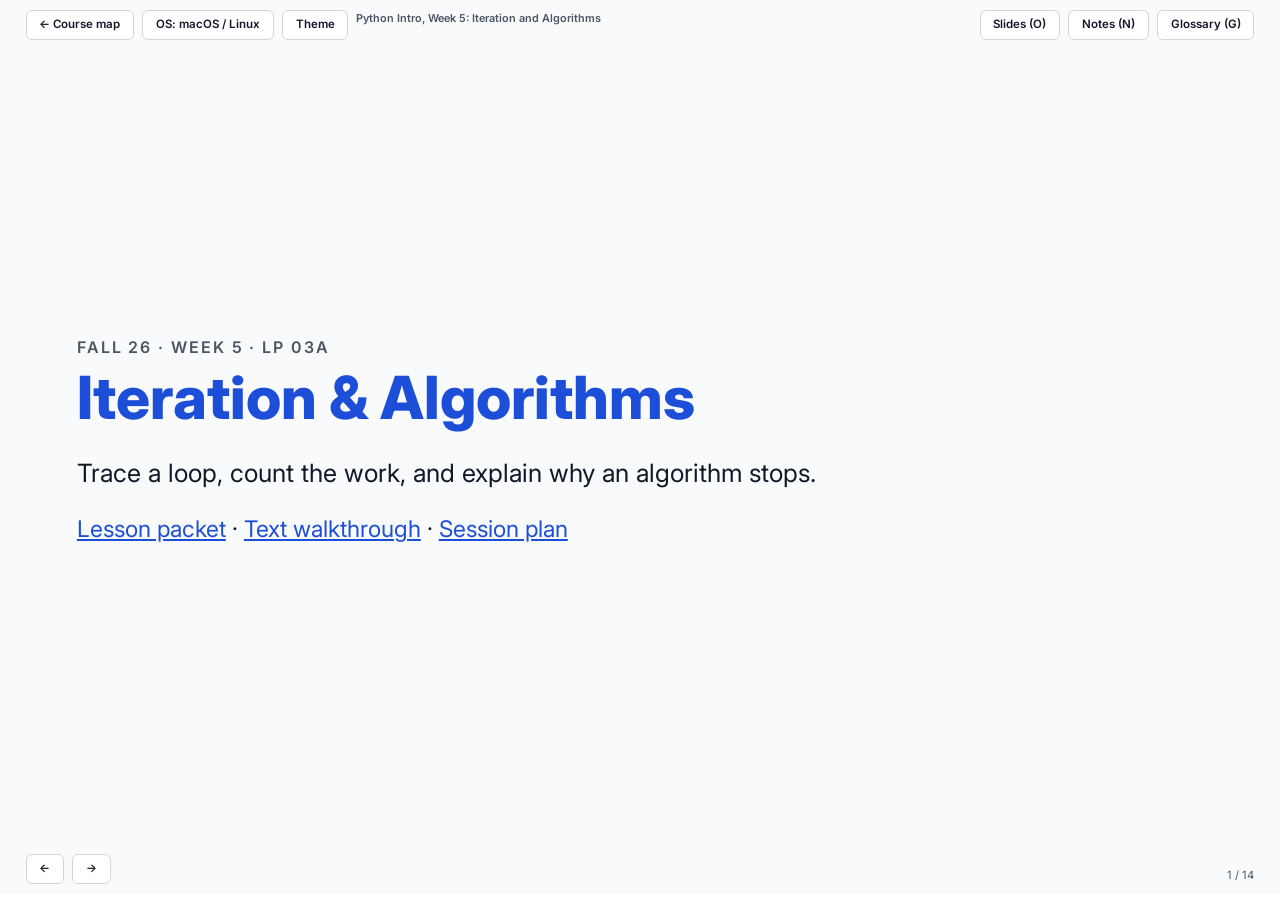
<file: week05/week05-iteration-slides.html>
<!DOCTYPE html>
<html lang="en" data-theme="dark">
<head>
<meta charset="UTF-8">
<link rel="icon" href="data:,">
  <meta name="viewport" content="width=device-width, initial-scale=1.0">
<title>Python Intro, Week 5: Iteration and Algorithms</title>
<!-- Built by resources/slides/build.py from engine.html + a weekNN.js content file. Edit those, then rebuild. -->
<link rel="preconnect" href="https://fonts.googleapis.com">
<link rel="preconnect" href="https://fonts.gstatic.com" crossorigin>
<link href="https://fonts.googleapis.com/css2?family=Inter:wght@400;600;800&family=Fira+Code:wght@400;600&display=swap" rel="stylesheet">
<style>
:root {
  --bg: #121212;
  --text: #f0f0f0;
  --muted: #a3a3a3;
  --yellow: #fcd34d;   /* working folder, edits */
  --blue: #60a5fa;     /* steps, staging */
  --green: #34d399;    /* success, committed */
  --purple: #c084fc;   /* GitHub, upstream */
  --red: #f87171;      /* warnings */
  --card: #1e1e1e;
  --code-bg: #2a2a2a;
  --border: #404040;
  --on-accent: #111111;
  --font: 'Inter', system-ui, -apple-system, 'Segoe UI', sans-serif;
  --mono: 'Fira Code', ui-monospace, Consolas, 'Courier New', monospace;
  color-scheme: dark;
}
html[data-theme="light"] {
  --bg: #f9fafb;
  --text: #111827;
  --muted: #4b5563;
  --yellow: #a16207;
  --blue: #1d4ed8;
  --green: #047857;
  --purple: #7e22ce;
  --red: #b91c1c;
  --card: #ffffff;
  --code-bg: #eef0f3;
  --border: #d1d5db;
  --on-accent: #ffffff;
  color-scheme: light;
}
* { box-sizing: border-box; margin: 0; padding: 0; }
html, body { height: 100%; }
body {
  font-family: var(--font);
  background: var(--bg);
  color: var(--text);
  font-size: clamp(16px, 1.1vw + 0.55rem, 24px);
  line-height: 1.5;
  overflow: hidden;
  transition: background-color .25s, color .25s;
}
a { color: var(--blue); }
button, summary { font: inherit; }

/* ---------- Top bar and nav ---------- */
#topbar {
  position: fixed; inset: 0 0 auto 0; z-index: 100;
  display: flex; justify-content: space-between; align-items: center; gap: .5rem;
  padding: .6rem max(16px, 2vw); pointer-events: none; flex-wrap: wrap;
  background: linear-gradient(var(--bg) 60%, transparent);
}
#topbar .group { display: flex; gap: .5rem; pointer-events: auto; flex-wrap: wrap; }
.btn {
  background: var(--card); color: var(--text); border: 1px solid var(--border);
  padding: .35rem .8rem; border-radius: 6px; cursor: pointer; font-size: .72rem; font-weight: 600;
}
.btn.link { text-decoration: none; display: inline-flex; align-items: center; }
.btn:hover { border-color: var(--blue); }
.btn:focus-visible, summary:focus-visible, .chip:focus-visible, .draggable:focus-visible, .dropzone:focus-visible, input:focus-visible {
  outline: 3px solid var(--yellow); outline-offset: 2px;
}
.btn.primary { background: var(--blue); color: var(--on-accent); border-color: var(--blue); }
#deck-title { font-size: .68rem; color: var(--muted); font-weight: 600; pointer-events: none; }
#navbtns { position: fixed; left: max(16px, 2vw); bottom: 1rem; z-index: 100; display: flex; gap: .5rem; }
#counter { position: fixed; right: max(16px, 2vw); bottom: 1rem; z-index: 100; font-size: .7rem; color: var(--muted); }
#progress { position: fixed; left: 0; right: 0; bottom: 0; height: 6px; background: var(--card); z-index: 100; }
#progress > div { height: 100%; width: 0; background: var(--blue); transition: width .3s; }

/* ---------- Slides ---------- */
#deck { position: fixed; inset: 0; }
.slide {
  position: absolute; inset: 0; display: none; overflow-y: auto;
  padding: 4.6rem max(16px, 6vw) 4.6rem;
}
.slide.active { display: block; animation: fade .3s ease; }
@keyframes fade { from { opacity: 0; } to { opacity: 1; } }
.slide-inner { max-width: 1240px; margin: 0 auto; min-height: 100%; display: flex; flex-direction: column; justify-content: center; }
.layout { display: grid; grid-template-columns: minmax(0, 1fr) minmax(15rem, 20rem); gap: 2rem; align-items: start; }
.layout.solo { grid-template-columns: minmax(0, 1fr); }
@media (max-width: 900px) { .layout { grid-template-columns: minmax(0, 1fr); } }

h1 { font-size: 2.6em; line-height: 1.1; color: var(--blue); margin-bottom: .4em; font-weight: 800; }
h2 { font-size: 1.75em; line-height: 1.15; margin-bottom: .55em; font-weight: 800; }
h3 { font-size: 1.15em; color: var(--yellow); margin: .9em 0 .4em; font-weight: 800; }
p, ul, ol { margin-bottom: .8em; }
ul, ol { padding-left: 1.4em; }
li { margin-bottom: .3em; }
.kicker { text-transform: uppercase; letter-spacing: .12em; font-size: .7em; color: var(--muted); font-weight: 600; margin-bottom: .4em; }
.lead { font-size: 1.1em; }
.muted { color: var(--muted); }
.small { font-size: .82em; }
.y { color: var(--yellow); font-weight: 700; } .b { color: var(--blue); font-weight: 700; }
.g { color: var(--green); font-weight: 700; } .p { color: var(--purple); font-weight: 700; } .r { color: var(--red); font-weight: 700; }
.cols { display: grid; grid-template-columns: repeat(auto-fit, minmax(16rem, 1fr)); gap: 1.2rem; }
.panel { background: var(--card); border: 1px solid var(--border); border-radius: 10px; padding: 1rem 1.2rem; }
.panel h3:first-child { margin-top: 0; }
kbd { font-family: var(--mono); font-size: .8em; border: 1px solid var(--border); border-bottom-width: 3px; border-radius: 5px; padding: 0 .35em; background: var(--code-bg); }

code { font-family: var(--mono); background: var(--code-bg); padding: .1em .35em; border-radius: 4px; font-size: .86em; }
pre {
  position: relative; background: var(--code-bg); border: 1px solid var(--border); border-radius: 8px;
  padding: .8rem 1rem; margin-bottom: .9em; overflow-x: auto; font-family: var(--mono); font-size: .76em; line-height: 1.55;
}
pre code { background: none; padding: 0; font-size: 1em; }
pre.cmd { padding-right: 5.2rem; border-left: 4px solid var(--blue); }
pre.out { border-left: 4px solid var(--green); color: var(--muted); }
pre.out::before { content: "output"; display: block; font-family: var(--font); font-size: .75em; text-transform: uppercase; letter-spacing: .1em; color: var(--green); margin-bottom: .3em; }
.cmt { color: var(--muted); }
.copy { position: absolute; top: .45rem; right: .45rem; font-size: .7rem; padding: .2rem .55rem; }

.tbl-wrap { overflow-x: auto; margin-bottom: .9em; }
table.tbl { width: 100%; border-collapse: collapse; font-size: .82em; }
.tbl th, .tbl td { text-align: left; padding: .45em .7em; border-bottom: 1px solid var(--border); vertical-align: top; }
.tbl th { color: var(--blue); font-weight: 700; }
.tbl code { white-space: nowrap; }
.badge { display: inline-block; font-size: .68em; font-weight: 700; padding: .05em .45em; border-radius: 4px; border: 1px solid var(--yellow); color: var(--yellow); margin-left: .35em; vertical-align: middle; white-space: nowrap; }

.callout { border-radius: 8px; padding: .8rem 1rem; margin: .8em 0; border: 1px solid; }
.callout strong:first-child { display: block; margin-bottom: .2em; }
.callout.warn { border-color: var(--red); background: color-mix(in srgb, var(--red) 12%, transparent); }
.callout.tip { border-color: var(--green); background: color-mix(in srgb, var(--green) 10%, transparent); }
.callout.note { border-color: var(--blue); background: color-mix(in srgb, var(--blue) 10%, transparent); }
.callout.gh { border-color: var(--purple); background: color-mix(in srgb, var(--purple) 10%, transparent); }
.joke { border-left: 4px solid var(--purple); padding: .5rem 1rem; margin-top: 1em; font-size: .85em; color: var(--muted); }

details.reveal { margin: .8em 0; border: 1px dashed var(--blue); border-radius: 8px; padding: .6rem .9rem; }
details.reveal > summary { cursor: pointer; font-weight: 700; color: var(--blue); }
details.reveal > summary::marker { content: "🤔 "; }
details.reveal[open] > summary::marker { content: "💡 "; }
details.reveal > div { margin-top: .6em; }

/* OS-specific text: hidden by default, shown for the active OS */
.os-win, .os-mac { display: none; }
html[data-os="windows"] .os-win, html[data-os="mac"] .os-mac { display: inline; }
html[data-os="windows"] div.os-win, html[data-os="mac"] div.os-mac { display: block; }

/* ---------- Companion cards ---------- */
.companions { display: flex; flex-direction: column; gap: 1rem; }
.companions { font-size: .82em; }
.companion { background: var(--card); border: 1px solid var(--border); border-left: 6px solid var(--yellow); border-radius: 0 10px 10px 0; padding: .7rem .9rem; }
.companion .tag { font-size: .62em; text-transform: uppercase; letter-spacing: .12em; color: var(--muted); font-weight: 700; }
.companion .term { font-size: 1.2em; font-weight: 800; color: var(--yellow); line-height: 1.2; margin: .1em 0; }
.companion .say { font-family: var(--mono); font-size: .72em; color: var(--muted); }
.companion .meaning { margin: .35em 0; font-size: .95em; }
.companion .origin { font-size: .8em; color: var(--muted); margin-bottom: .35em; }
.companion .usage { font-size: .8em; font-style: italic; color: var(--muted); border-top: 1px solid var(--border); padding-top: .35em; }

/* ---------- Drawers ---------- */
.drawer {
  position: fixed; top: 0; right: 0; bottom: 0; width: min(440px, 100vw); z-index: 200;
  background: var(--card); border-left: 1px solid var(--border); padding: 1.4rem 1.4rem 3rem; overflow-y: auto;
  transform: translateX(100%); visibility: hidden; transition: transform .3s ease, visibility 0s linear .3s;
  box-shadow: -6px 0 18px rgba(0,0,0,.35); font-size: .8em;
}
.drawer.open { transform: translateX(0); visibility: visible; transition: transform .3s ease; }
.drawer h2 { font-size: 1.4em; padding-right: 3rem; border-bottom: 1px solid var(--border); padding-bottom: .4em; }
.drawer .close { position: absolute; top: 1rem; right: 1rem; }
.note-row { margin-bottom: 1em; }
.note-row b { display: block; color: var(--blue); font-size: .8em; text-transform: uppercase; letter-spacing: .08em; }
.gloss { padding: .6em 0; border-bottom: 1px solid var(--border); }
.gloss .gterm { font-weight: 800; color: var(--yellow); }
.gloss.locked { opacity: .45; }
.gloss.locked .gdef { filter: blur(4px); user-select: none; }
.gloss .lock { font-size: .75em; color: var(--muted); }
#gloss-count { color: var(--muted); margin-bottom: .6em; }

/* ---------- Overview ---------- */
body.overview #deck { position: fixed; inset: 0; overflow-y: auto; display: grid; grid-template-columns: repeat(auto-fill, minmax(260px, 1fr)); gap: 1rem; padding: 4.5rem 1.5rem 2rem; align-content: start; }
body.overview .slide { position: relative; inset: auto; display: block; height: 170px; overflow: hidden; padding: .8rem; font-size: 7px; border: 2px solid var(--border); border-radius: 8px; cursor: pointer; background: var(--bg); }
body.overview .slide.active { border-color: var(--blue); }
body.overview .slide .slide-inner { justify-content: flex-start; }
body.overview .slide::after { content: attr(data-num) ". " attr(aria-label); position: absolute; left: 0; right: 0; bottom: 0; padding: .3rem .5rem; font-size: 12px; font-weight: 700; background: var(--card); border-top: 1px solid var(--border); }
body.overview #navbtns, body.overview #counter, body.overview #progress { display: none; }

/* ---------- Quiz ---------- */
.quiz { background: var(--card); border: 1px solid var(--border); border-radius: 10px; padding: 1.2rem; max-width: 900px; }
.quiz .qcount { font-size: .75em; color: var(--muted); margin-bottom: .4em; }
.quiz h3 { color: var(--text); margin-top: 0; }
.quiz .opts { display: flex; flex-direction: column; gap: .6rem; margin: 1rem 0; }
.quiz .opt { text-align: left; padding: .75rem 1rem; border-radius: 8px; border: 2px solid var(--border); background: var(--bg); color: var(--text); cursor: pointer; font-size: .9em; }
.quiz .opt:hover:not(:disabled) { border-color: var(--blue); }
.quiz .opt:disabled { cursor: default; }
.quiz .opt.right { border-color: var(--green); }
.quiz .opt.right::before { content: "✓ "; color: var(--green); font-weight: 800; }
.quiz .opt.wrong { border-color: var(--red); }
.quiz .opt.wrong::before { content: "✗ "; color: var(--red); font-weight: 800; }
.quiz .fb { min-height: 1.5em; margin-bottom: .8em; }

/* ---------- Jargon decoder ---------- */
.jargon { font-size: 1.15em; line-height: 2.1; text-align: center; margin: .6em 0; }
.chip { display: inline-block; border: 2px solid var(--blue); background: var(--code-bg); color: var(--text); border-radius: 6px; padding: 0 .45em; cursor: pointer; line-height: 1.6; font-size: 1em; }
.chip:hover { background: color-mix(in srgb, var(--blue) 25%, transparent); }
.chip.done { border-color: var(--green); cursor: default; }
.chip .m { display: block; font-size: .62em; color: var(--green); font-weight: 700; line-height: 1.3; }
.jargon-result { text-align: center; color: var(--green); font-weight: 700; min-height: 1.5em; }

/* ---------- Matching game ---------- */
.match { display: grid; grid-template-columns: minmax(8rem, 14rem) minmax(0, 1fr); gap: 1rem; margin-top: .6em; }
@media (max-width: 600px) { .match { grid-template-columns: minmax(0, 1fr); } }
.match .col { display: flex; flex-direction: column; gap: .6rem; }
.draggable { background: var(--card); border: 2px solid var(--yellow); border-radius: 8px; padding: .55rem .8rem; cursor: grab; font-weight: 700; text-align: center; touch-action: manipulation; }
.draggable.sel { outline: 3px solid var(--yellow); outline-offset: 2px; }
.draggable.used { display: none; }
.dropzone { background: var(--code-bg); border: 2px dashed var(--border); border-radius: 8px; padding: .55rem .8rem; cursor: pointer; font-size: .85em; touch-action: manipulation; }
.dropzone.over { border-color: var(--blue); }
.dropzone.correct { border: 2px solid var(--green); cursor: default; }
.dropzone.correct::before { content: "✓ "; color: var(--green); font-weight: 800; }
.dropzone.shake { animation: shake .45s; border-color: var(--red); }
@keyframes shake { 25% { transform: translateX(-5px); } 75% { transform: translateX(5px); } }
.match-status { font-weight: 700; min-height: 1.5em; margin-top: .6em; grid-column: 1 / -1; }

/* ---------- Terminal simulator ---------- */
.term-sim { background: #0b0b0b; color: #e5e7eb; border: 1px solid #333; border-radius: 10px; font-family: var(--mono); font-size: .72em; height: 15em; overflow-y: auto; padding: .8rem 1rem; }
.term-sim .line { white-space: pre-wrap; word-break: break-word; }
.term-sim .echo { color: #9ca3af; }
.term-sim .in { display: flex; align-items: center; gap: .5em; }
.term-sim .pr { color: #34d399; white-space: nowrap; }
.term-sim input { flex: 1; min-width: 4em; background: transparent; border: none; color: #fff; font: inherit; outline: none; }
.term-sim input:focus-visible { outline: none; }
.term-sim:focus-within { border-color: #34d399; }

/* ---------- Git staging visualizer ---------- */
.gitviz .cols4 { display: grid; grid-template-columns: repeat(4, minmax(0, 1fr)); gap: .7rem; }
@media (max-width: 760px) { .gitviz .cols4 { grid-template-columns: repeat(2, minmax(0, 1fr)); } }
.gitviz .zone { background: var(--card); border: 1px solid var(--border); border-top: 5px solid; border-radius: 8px; padding: .6rem; min-height: 9.5em; }
.gitviz .zone h4 { font-size: .72em; text-transform: uppercase; letter-spacing: .08em; margin-bottom: .4em; }
.gitviz .zone .sub { font-size: .62em; color: var(--muted); margin-bottom: .5em; }
.gitviz .z1 { border-top-color: var(--yellow); } .gitviz .z2 { border-top-color: var(--blue); }
.gitviz .z3 { border-top-color: var(--green); } .gitviz .z4 { border-top-color: var(--purple); }
.gitviz .card { font-family: var(--mono); font-size: .62em; border: 1px solid var(--border); border-radius: 6px; padding: .35em .5em; margin-bottom: .4em; background: var(--bg); animation: fade .35s; }
.gitviz .card .st { display: block; font-family: var(--font); font-size: .9em; color: var(--muted); }
.gitviz .controls { display: flex; flex-wrap: wrap; gap: .5rem; margin: .8rem 0; align-items: center; }
.gitviz .controls input { font-family: var(--mono); font-size: .7rem; padding: .35rem .5rem; border-radius: 6px; border: 1px solid var(--border); background: var(--code-bg); color: var(--text); min-width: 14em; flex: 1; }
.gitviz pre { min-height: 6em; max-height: 13em; overflow-y: auto; }

/* ---------- Undo guide ---------- */
.undo { background: var(--card); border: 1px solid var(--border); border-radius: 10px; padding: 1rem 1.2rem; }
.undo .trail { font-size: .75em; color: var(--muted); margin-bottom: .5em; }
.undo .q { font-size: 1.1em; font-weight: 800; margin-bottom: .6em; }
.undo .row { display: flex; gap: .6rem; flex-wrap: wrap; }
.undo .answer { border-left: 5px solid var(--blue); padding-left: .9rem; }

/* ---------- Flow diagram (step → step) ---------- */
.flow { display: grid; grid-template-columns: minmax(0,1fr) auto minmax(0,1fr) auto minmax(0,1fr) auto minmax(0,1fr); gap: .4rem; align-items: stretch; margin: .6em 0 .9em; }
.flow .step { background: var(--card); border: 1px solid var(--border); border-top: 5px solid var(--border); border-radius: 8px; padding: .55rem .7rem; font-size: .74em; display: flex; flex-direction: column; gap: .2em; }
.flow .step b { font-size: 1.1em; }
.flow .step em { color: var(--muted); }
.flow .s1 { border-top-color: var(--yellow); } .flow .s1 b { color: var(--yellow); }
.flow .s2 { border-top-color: var(--blue); } .flow .s2 b { color: var(--blue); }
.flow .s3 { border-top-color: var(--green); } .flow .s3 b { color: var(--green); }
.flow .s4 { border-top-color: var(--purple); } .flow .s4 b { color: var(--purple); }
.flow .arrow { display: flex; flex-direction: column; justify-content: center; align-items: center; font-size: .66em; color: var(--muted); text-align: center; }
.flow .arrow::after { content: "\2192"; font-size: 1.8em; line-height: 1; color: var(--text); }
@media (max-width: 900px) {
  .flow { grid-template-columns: minmax(0,1fr); }
  .flow .arrow { flex-direction: row; gap: .4em; }
  .flow .arrow::after { content: "\2193"; font-size: 1.3em; }
}

[data-glossary-grid] { display: grid; grid-template-columns: repeat(auto-fill, minmax(17rem, 1fr)); gap: .5rem; font-size: .66em; }
[data-glossary-grid] .item { background: var(--card); border: 1px solid var(--border); border-radius: 8px; padding: .45rem .7rem; }
[data-glossary-grid] .item b { color: var(--yellow); display: block; }
.glossary-grid .item b { color: var(--yellow); display: block; }

@media (max-width: 600px) {
  .slide { padding-top: 6.2rem; }
  h1 { font-size: 2em; }
  h2 { font-size: 1.45em; }
  #deck-title { display: none; }
}
@media (prefers-reduced-motion: reduce) { * { animation: none !important; transition: none !important; } }
</style>
</head>
<body>
<header id="topbar">
  <div class="group">
    <a class="btn link" href="../index.html" aria-label="Back to the course learning hub">← Course map</a>
    <button class="btn" id="btn-os" type="button" aria-label="Switch operating system for commands">OS: Windows</button>
    <button class="btn" id="btn-theme" type="button" aria-label="Switch light or dark theme">Theme</button>
    <span id="deck-title"></span>
  </div>
  <div class="group">
    <button class="btn" id="btn-overview" type="button" title="Overview (O)">Slides (O)</button>
    <button class="btn" id="btn-notes" type="button" title="Speaker notes (N)" aria-controls="drawer-notes">Notes (N)</button>
    <button class="btn" id="btn-glossary" type="button" title="Glossary (G)" aria-controls="drawer-glossary">Glossary (G)</button>
  </div>
</header>

<main id="deck" aria-live="polite"></main>

<nav id="navbtns" aria-label="Slide navigation">
  <button class="btn" id="btn-prev" type="button" aria-label="Previous slide">&larr;</button>
  <button class="btn" id="btn-next" type="button" aria-label="Next slide">&rarr;</button>
</nav>
<div id="counter"></div>
<div id="progress"><div></div></div>

<aside id="drawer-notes" class="drawer" role="dialog" aria-label="Speaker notes" aria-hidden="true">
  <button class="btn close" type="button" data-close="drawer-notes" aria-label="Close notes">X</button>
  <h2>Speaker Notes</h2>
  <div id="notes-body"></div>
</aside>
<aside id="drawer-glossary" class="drawer" role="dialog" aria-label="Glossary" aria-hidden="true">
  <button class="btn close" type="button" data-close="drawer-glossary" aria-label="Close glossary">X</button>
  <h2>Career Companion Glossary</h2>
  <p id="gloss-count"></p>
  <div id="gloss-body"></div>
</aside>

<script>
/* Course glossary: every "career companion" term, defined once.
   Definitions come from the vocabulary tables in README.md,
   resources/command-line-basics.md, and resources/git-commands.md.
   Each weekNN.js lists the ids it reviews and the ids it introduces.
   Rules: write a literal backslash as \\ ; escape < as &lt; ; no em dashes. */
window.GLOSSARY = [
    { id: "editor", term: "Editor / IDE", say: "ED-ih-ter, I-D-E",
      meaning: "The program where you write, edit, and save code. An IDE (Integrated Development Environment) bundles an editor with tools to run and inspect your code.",
      usage: "Which editor are you using for this project?" },
    { id: "terminal", term: "Terminal", say: "TER-mih-nul",
      meaning: "The window you type into.",
      usage: "Open a terminal and run the script." },
    { id: "shell", term: "Shell", say: "shell",
      meaning: "The program inside that window that reads your commands and runs them.",
      origin: "the outer layer wrapped around the operating system's core. Bash is a programmer pun: Bourne Again SHell.",
      usage: "Which shell are you in, PowerShell or zsh?" },
    { id: "prompt", term: "Prompt", say: "prompt",
      meaning: "The text waiting at the start of the line, telling you the shell is ready.",
      usage: "Read your prompt. Are you in the right folder?" },
    { id: "commandline", term: "Command line", say: "kuh-MAND line",
      meaning: "The general idea of controlling a computer by typing instead of clicking.",
      usage: "Can you run that from the command line instead of clicking through menus?" },
    { id: "option", term: "Option (flag)", say: "OP-shun",
      meaning: "The part of a command that adjusts what the program does, like --version.",
      usage: "Add the --version flag so we know exactly what you are running." },
    { id: "argument", term: "Argument", say: "ARG-yoo-ment",
      meaning: "The thing the program should act on, like hello.py.",
      usage: "You forgot the argument. Python needs to know which file to run." },
    { id: "directory", term: "Working directory", say: "dih-RECK-tor-ee",
      meaning: "The one folder your terminal is standing in right now. Every command runs from there.",
      usage: "Check your working directory before you run that." },
    { id: "path", term: "Path", say: "path",
      meaning: "The address of a file or folder. Absolute paths start from the top of the computer; relative paths start from where you are standing.",
      usage: "Paste me the full path to the file that won't open." },
    { id: "repository", term: "Repository (repo)", say: "rih-POZ-ih-tor-ee, or just REE-po",
      meaning: "A project folder that Git is tracking.",
      origin: "a storage place, like a depository.",
      usage: "Is that code in the repo yet?" },
    { id: "clone", term: "Clone", say: "klohn",
      meaning: "Download a repository from GitHub to your computer.",
      usage: "Clone the repo and you will have everything locally." },
    { id: "venv", term: "Virtual environment (venv)", say: "VUR-choo-ul en-VY-ron-ment, or VEE-env",
      meaning: "A clean room for your project's packages, so two projects never fight over versions.",
      usage: "Activate the venv before you install that package." },
    { id: "interactive", term: "Interactive mode", say: "in-ter-AK-tiv mode",
      meaning: "Python waiting at the >>> prompt for you to type Python code one line at a time.",
      usage: "Pop open interactive mode and test that one line real quick." },

    /* ---- Week 2: Git and GitHub (git-commands.md vocabulary table) ---- */
    { id: "commit", term: "Commit", say: "kuh-MIT",
      meaning: "A save point: a snapshot of your project plus a short message.",
      origin: "borrowed from databases, where committing makes a change permanent.",
      usage: "Commit that fix before you start the next feature." },
    { id: "staging", term: "Staging area", say: "STAY-jing AIR-ee-uh",
      meaning: "The waiting room where you collect changes for your next commit.",
      usage: "Stage only the files for this fix, then commit." },
    { id: "remote", term: "Remote", say: "rih-MOTE",
      meaning: "A copy of the repository that lives somewhere else, usually GitHub.",
      usage: "Which remote are you pushing to?" },
    { id: "origin", term: "origin", say: "OR-ih-jin",
      meaning: "The nickname for the remote you push your own work to.",
      usage: "Push your branch to origin and open a pull request." },
    { id: "upstream", term: "upstream", say: "UP-streem",
      meaning: "The nickname for the original repository your fork was copied from.",
      usage: "Pull from upstream so you have the latest changes." },
    { id: "fork", term: "Fork", say: "fork",
      meaning: "Make your own copy of someone else's repository, on GitHub.",
      origin: "a fork in the road, where your copy takes its own path.",
      usage: "Fork the repo and send your changes from there." },
    { id: "push", term: "Push", say: "push",
      meaning: "Upload your commits to GitHub.",
      usage: "Did you push? I don't see your changes yet." },
    { id: "pull", term: "Pull", say: "pull",
      meaning: "Download new commits from GitHub and combine them with yours.",
      usage: "Pull before you start, so you are working on the latest code." },
    { id: "branch", term: "Branch", say: "branch",
      meaning: "A separate line of save points, for trying an idea without touching the main one.",
      usage: "Make a branch for that experiment." },
    { id: "main", term: "main", say: "main",
      meaning: "The default branch, and the only one you need for most of this class.",
      usage: "Is main green, or did the last push break the build?" },
    { id: "variable", term: "Variable", say: "VAIR-ee-uh-bul", meaning: "A name that refers to a value in a program.", usage: "The variable score holds 72." },
    { id: "type", term: "Type", say: "type", meaning: "The kind of a value, such as text or an integer.", usage: "Check the type before comparing values." },
    { id: "condition", term: "Condition", say: "kun-DISH-un", meaning: "A true or false test that decides which code runs.", usage: "The condition checks whether the score is at least 70." },
    { id: "function", term: "Function", say: "FUNK-shun", meaning: "A named piece of code that can take inputs and return a result.", usage: "Call the function with a different score." },
    { id: "parse", term: "Parse", say: "parss", meaning: "Read text and turn it into a value with a known structure or type.", usage: "Parse the score text into an integer." },
    { id: "exception", term: "Exception", say: "ik-SEP-shun", meaning: "An error signal that interrupts normal execution unless code handles it.", usage: "Catch ValueError when the score text is invalid." },
    { id: "while", term: "While loop", say: "while loop", meaning: "A loop that repeats while its condition is true.", usage: "Use a while loop to count down to one." },
    { id: "iterate", term: "Iterate", say: "IT-uh-rayt", meaning: "Visit items or repeat a step, often one item at a time.", usage: "Iterate over every point before returning the total." },
    { id: "enumerate", term: "Enumerate", say: "ih-NOO-muh-rayt", meaning: "Pair each item in an iterable with a number as you loop.", usage: "Enumerate the names starting at one." },
    { id: "list", term: "List", say: "list", meaning: "An ordered, changeable collection of values.", usage: "The list keeps sign-ins in order." },
    { id: "dictionary", term: "Dictionary", say: "DIK-shun-air-ee", meaning: "A collection that maps keys to values.", usage: "Look up Ari's score in the dictionary." },
    { id: "set", term: "Set", say: "set", meaning: "A collection of unique values.", usage: "Use a set to check which names appeared." },
    { id: "tuple", term: "Tuple", say: "TOO-pul", meaning: "An ordered collection that you do not change in place.", usage: "Store the meeting hour and minute as a tuple." },
    { id: "sort", term: "Sort", say: "sort", meaning: "Arrange values in an order chosen by a rule or key.", usage: "Sort scores highest first and names alphabetically on ties." },
    { id: "slice", term: "Slice", say: "slyss", meaning: "Select part of an ordered collection by position.", usage: "Use [:2] to keep the first two ranked rows." },
    { id: "encoding", term: "Text encoding", say: "en-KOH-ding", meaning: "A rule for turning text into bytes and back, such as UTF-8.", usage: "Open the roster file with UTF-8 encoding." },
    { id: "class", term: "Class", say: "class", meaning: "A blueprint for objects that keep data and related behavior together.", usage: "Gradebook is a class." },
    { id: "instance", term: "Instance", say: "IN-stuns", meaning: "One object created from a class, with its own data.", usage: "Each Gradebook instance has its own scores." },
    { id: "comprehension", term: "Comprehension", say: "kom-prih-HEN-shun", meaning: "A compact way to build a collection from an iterable, optionally filtering items.", usage: "The comprehension keeps passing names." },
    { id: "decorator", term: "Decorator", say: "DEK-uh-ray-ter", meaning: "A function that wraps another function to add behavior.", usage: "The decorator logs a call before describe runs." },
    { id: "closure", term: "Closure", say: "KLOH-zher", meaning: "An inner function that keeps access to values from its enclosing function.", usage: "The closure remembers the threshold." },
    { id: "property", term: "Property", say: "PROP-er-tee", meaning: "A method read like an attribute through the @property decorator.", usage: "Read book.student_count without calling it." },
    { id: "stack", term: "Stack", say: "stack", meaning: "A collection where the last item added is the first one removed.", usage: "Push a topic, then pop the most recent topic." }
];
/* WEEK05B_ONLY_GLOSSARY */
window.WEEK05B_GLOSSARY = [
    { id: "iterate", term: "Iterate", say: "IT-uh-rayt", meaning: "Visit values one at a time or repeat a step.", usage: "Iterate over the waits and count each visit." },
    { id: "accumulator", term: "Accumulator", say: "uh-KYOO-myuh-lay-ter", meaning: "A variable that keeps a running result across loop visits.", usage: "Keep the total outside the loop and add each value." },
    { id: "sentinel", term: "Sentinel", say: "SEN-tuh-nul", meaning: "A special value that tells a loop when to stop.", usage: "The go signal is the sentinel for the reading loop." },
    { id: "linear_search", term: "Linear search", say: "LIN-ee-er serch", meaning: "Check values in order until a match is found or the list ends.", usage: "Count each room code compared during linear search." },
    { id: "binary_search", term: "Binary search", say: "BY-nuh-ree serch", meaning: "Search sorted values by checking the middle and discarding half of the remaining window.", usage: "Binary search the sorted room codes for 42." },
    { id: "comparison", term: "Comparison", say: "kum-PAIR-uh-sun", meaning: "A check between values that can guide a decision.", usage: "Count how many comparisons the search makes." },
    { id: "pass", term: "Sorting pass", say: "pass", meaning: "One sweep through the active part of a list during a sorting algorithm.", usage: "Trace the list after one bubble pass." },
    { id: "swap", term: "Swap", say: "swop", meaning: "Exchange the positions of two values.", usage: "Swap neighboring values when they are out of order." },
    { id: "range", term: "range", say: "raynj", meaning: "A sequence of integers from a start toward an excluded stop, moving by a step.", usage: "range(2, 10, 3) visits 2, 5, and 8." },
    { id: "enumerate", term: "enumerate", say: "ih-NOO-muh-rayt", meaning: "Pair each visited value with its position in a loop.", usage: "Use enumerate to get both index and room code." },
    { id: "while", term: "while loop", say: "while loop", meaning: "Repeat while a condition remains true.", usage: "Bound the while loop with an attempt count." },
    { id: "nested_loop", term: "Nested loop", say: "NES-tid loop", meaning: "A loop inside another loop, often used to visit pairs of values.", usage: "Check each earlier item against later items." },
    { id: "bubble_sort", term: "Bubble sort", say: "BUH-bul sort", meaning: "Repeatedly compare neighboring values and swap those out of order.", usage: "Trace the list after each bubble pass." },
    { id: "selection_sort", term: "Selection sort", say: "suh-LEK-shun sort", meaning: "Choose the smallest remaining value and place it in the next open position.", usage: "Select the smallest item for the first position." }
];

</script>
<script>
/* Week 5 Iteration and Algorithms. Rebuild with python resources/slides/build.py. */
window.GLOSSARY.push(...window.WEEK05B_GLOSSARY);
window.DECK = {
  title: "Python Intro, Week 5: Iteration and Algorithms",
  terms: {
    review: ["variable", "type", "condition", "function", "list", "dictionary", "set", "tuple", "comprehension"],
    fresh: ["iterate", "accumulator", "sentinel", "linear_search", "binary_search", "comparison", "pass", "swap", "range", "enumerate", "while", "nested_loop", "bubble_sort", "selection_sort"]
  },
  slides: [
    {
      title: "Iteration and Algorithms",
      html: `<p class="kicker">Fall 26 · Week 5 · LP 03A</p><h1>Iteration &amp; Algorithms</h1><p class="lead">Trace a loop, count the work, and explain why an algorithm stops.</p><p><a href="../lp03a-iteration-and-algorithms/README.md">Lesson packet</a> · <a href="../lp03a-iteration-and-algorithms/week05-walkthrough.md">Text walkthrough</a> · <a href="../lp03a-iteration-and-algorithms/run-of-show.md">Session plan</a></p>`,
      notes: { timing: "3 min", talking: "Say the goal: make a prediction before every run, then compare it with the trace.", question: "What can a loop remember from one visit to the next? A variable outside it.", failure: "If someone missed the prior weeks, point to the text walkthrough after class.", action: "Name counting, searching, and sorting." }
    },
    {
      title: "Four loop jobs",
      companions: ["iterate", "accumulator"],
      html: `<h2>Four loop jobs</h2><pre class="cmd"><code>waits = [4, 7, 2, 9]
count = 0
total = 0
short = []
for minutes in waits:
    count += 1
    total += minutes
    if minutes &lt; 5:
        short.append(minutes)</code></pre><p>Count visits, accumulate a sum, search for a match, or filter into a new list. Keep state outside the loop.</p><details class="reveal"><summary>Predict count, total, and short</summary><div><code>4</code>, <code>22</code>, and <code>[4, 2]</code>. The same loop can do several jobs.</div></details>`,
      notes: { timing: "7 min", talking: "Trace one column each for count, total, and short values.", question: "What would happen if total = 0 were inside the loop? Earlier values would be lost.", failure: "If count and sum blur together, track them in separate columns.", action: "Ask for the value of total after the second visit." }
    },
    {
      title: "Start, stop, step, position",
      companions: ["range", "enumerate"],
      html: `<h2>Start, stop, step, position</h2><pre class="cmd"><code>list(range(2, 10, 3))
for index, value in enumerate(["red", "blue"]):
    print(index, value)</code></pre><p><code>range</code> excludes its stop. <code>enumerate</code> supplies an index with each value. A negative step can count down.</p><details class="reveal"><summary>Predict the range and printed pairs</summary><div><code>[2, 5, 8]</code>; then <code>0 red</code> and <code>1 blue</code>.</div></details>`,
      notes: { timing: "6 min", talking: "Point to each range argument. Walk the values until the next step reaches or passes stop.", question: "Is 10 included? No, stop is excluded.", failure: "If learners expect enumerate to begin at one, show its default index zero.", action: "Ask what range(9, 2, -3) visits." }
    },
    {
      title: "A while loop needs an exit",
      companions: ["while", "sentinel"],
      html: `<h2>A while loop needs an exit</h2><pre class="cmd"><code>readings = iter(["wait", "wait", "go", "wait"])
attempts = 0
signal = None
while signal != "go" and attempts &lt; 3:
    signal = next(readings)
    attempts += 1</code></pre><p><code>"go"</code> is the sentinel. The attempt guard also stops the loop if it never arrives.</p><details class="reveal"><summary>Predict attempts and the unread value</summary><div><code>3</code> attempts. The last <code>"wait"</code> is never read.</div></details>`,
      notes: { timing: "7 min", talking: "Trace signal and attempts before each condition check.", question: "What prevents an infinite loop if go never appears? The attempt limit.", failure: "If a learner checks only the sentinel, add a second guard.", action: "Ask why the fourth reading is untouched." }
    },
    {
      title: "Find the loop bug",
      companions: ["accumulator", "comparison"],
      html: `<h2>Find the loop bug</h2><pre class="cmd"><code>total = 0
for value in [2, 5, 1]:
    total = 0  # reset bug
    total += value
    print(total)</code></pre><p>Other common bugs: a range one step too long, a <code>while</code> condition that never changes, and a no-match <code>return</code> inside the first unsuccessful visit.</p><details class="reveal"><summary>Predict the three printed totals</summary><div><code>2</code>, <code>5</code>, <code>1</code>. Move the reset before the loop to get <code>2, 7, 8</code>. Temporary prints make state visible.</div></details>`,
      notes: { timing: "8 min", talking: "We Do: let learners point to the bad line before moving it. Mention the early return and off-by-one patterns.", question: "Why is the final total one? The reset erased earlier visits.", failure: "If students change the addition instead, trace the reset first.", action: "Ask where total = 0 belongs." }
    },
    {
      title: "Linear search counts every check",
      companions: ["linear_search", "comparison"],
      html: `<h2>Linear search counts every check</h2><pre class="cmd"><code>codes = [17, 24, 31, 42, 58]
for index, code in enumerate(codes):
    if code == 42:
        print(index)
        break</code></pre><p>Stop for the first match; keep scanning if you need all matches. Count each equality comparison, including the successful one.</p><details class="reveal"><summary>Predict the index and comparison count</summary><div>Index <code>3</code> after <code>4</code> comparisons. Missing <code>42</code> would take five checks on this list.</div></details>`,
      notes: { timing: "10 min", talking: "Trace each code compared with 42 and count aloud.", question: "What changes if we need every match? Do not break at the first one.", failure: "If students use list.index, return to the explicit comparisons being counted.", action: "Ask how many checks an absent value needs." }
    },
    {
      title: "Binary search cuts the window",
      companions: ["binary_search", "comparison"],
      html: `<h2>Binary search cuts the window</h2><p>Only use this walk on an ascending sorted list.</p><pre class="cmd"><code>low = 0
high = 4
mid = (low + high) // 2
# compare codes[mid] with 42, then move one bound</code></pre><p>After each comparison, discard half the remaining positions. Roughly <code>log2(n)</code> checks can cover <code>n</code> values.</p><details class="reveal"><summary>Predict middle values checked for 42</summary><div>First <code>31</code> at index 2, then <code>42</code> at index 3. Two comparisons, versus four for the linear scan.</div></details>`,
      notes: { timing: "10 min", talking: "Walk low, high, and mid on the board. Do not call this on unsorted input.", question: "Why can we discard the left half after 31? Every value there is at most 31.", failure: "If a bound stays on mid, show why the window may stop shrinking.", action: "Compare two checks with the linear search's four." }
    },
    {
      title: "Bubble sort: one pass",
      companions: ["bubble_sort", "pass", "swap"],
      html: `<h2>Bubble sort: one pass</h2><pre class="cmd"><code>values = [8, 3, 5]
# compare 8 and 3, then 8 and 5
left, right = right, left  # tuple swap shape</code></pre><p>Compare neighbors. Swap a pair if it is out of order. The largest unsorted value reaches the right edge in a full pass.</p><details class="reveal"><summary>Trace each comparison and reveal the pass</summary><div><code>[3, 8, 5]</code> after the first swap; <code>[3, 5, 8]</code> after the second. The next pass checks the left pair.</div></details>`,
      notes: { timing: "8 min", talking: "Move three cards by hand, then point to tuple unpacking as a swap shape.", question: "Which value is fixed at the right after this pass? Eight.", failure: "If a learner swaps non-neighbors, keep the comparison to adjacent positions.", action: "Ask for the list after the first comparison." }
    },
    {
      title: "Selection sort: choose a minimum",
      companions: ["selection_sort", "swap"],
      html: `<h2>Selection sort: choose a minimum</h2><pre class="cmd"><code>values = [8, 3, 5]
# scan the unsorted tail for the smallest value
# swap it into the first open position</code></pre><p>Selection sort asks a different question from bubble sort: which value belongs here next?</p><details class="reveal"><summary>Predict the first selection and swap</summary><div>The minimum is <code>3</code> at index 1. After swapping with the first position: <code>[3, 8, 5]</code>. The next position then chooses 5.</div></details>`,
      notes: { timing: "8 min", talking: "Trace the minimum index before doing the swap. Compare the first pass with bubble sort.", question: "Does selection sort need to swap every neighbor? No, it chooses one minimum per position.", failure: "If students sort the input in the exercise, remind them to work on a copy.", action: "Ask which value belongs in position one next." }
    },
    {
      title: "Nested loops visit pairs",
      companions: ["nested_loop"],
      html: `<h2>Nested loops visit pairs</h2><pre class="cmd"><code>for left in range(3):
    for right in range(left + 1, 3):
        print(left, right)</code></pre><p>The inner loop compares each position with later positions. This can find duplicate pairs. The number of pairs grows much faster than the list length.</p><details class="reveal"><summary>Predict the three printed pairs</summary><div><code>(0, 1)</code>, <code>(0, 2)</code>, <code>(1, 2)</code>. A list twice as long has more than twice as many pairs.</div></details>`,
      notes: { timing: "7 min", talking: "Draw a grid and cross out self-pairs and reversed repeats.", question: "Why begin right at left plus one? Earlier positions have already been checked.", failure: "If duplicate pairs repeat, show the triangular half of the grid.", action: "Ask how many pairs four items have." }
    },
    {
      title: "Loop or comprehension?",
      companions: ["comprehension"],
      html: `<h2>Loop or comprehension?</h2><pre class="cmd"><code>chosen = []
for wait in [4, 7, 2, 9]:
    if wait &gt; 4:
        chosen.append(wait)

short_form = [wait for wait in [4, 7, 2, 9] if wait &gt; 4]</code></pre><p>Both forms express the same filter. A loop is easier to trace when several steps need names or printed checks.</p><details class="reveal"><summary>Predict both lists</summary><div>Both are <code>[7, 9]</code>. The comprehension shortens this one-step filter.</div></details>`,
      notes: { timing: "6 min", talking: "Read the comprehension as output, source, condition. Compare with the plain loop.", question: "When might the longer loop be clearer? When each visit needs several steps or a trace.", failure: "If students read the condition first, point to the output expression and source before it.", action: "Have learners name one reason to choose each form." }
    },
    {
      title: "Match the vocabulary",
      html: `<h2>Match the vocabulary</h2><p>Pair each term with its meaning before you run the check.</p><div data-match="w5b"></div>`,
      notes: { timing: "4 min", talking: "Let learners work in pairs, then read one pairing aloud with an example from today.", question: "Which pairing was hardest to decide? Return to the slide where that term appeared.", failure: "If two terms blur, trace one example of each side by side.", action: "Ask each learner to use one term in a sentence." }
    },
    {
      title: "Run the local check",
      html: `<h2>Run the local check</h2><p>From the repository root, replace one TODO, then run:</p><pre class="cmd"><code>python lp03a-iteration-and-algorithms/check.py</code></pre><p>Each of eleven exercises gets <code>PASS</code>, <code>FAIL</code> with a nudge, or <code>NOT STARTED</code>. Use <a href="../lp03a-iteration-and-algorithms/hints.md">hints.md</a> one level at a time.</p><details class="reveal"><summary>Predict the untouched starter's result</summary><div>Eleven <code>NOT STARTED</code> lines. The check does not show a traceback wall for a TODO.</div></details>`,
      notes: { timing: "5 min", talking: "Show one local check line, then return to the matching exercise.", question: "What does NOT STARTED mean? That exercise still raises its TODO.", failure: "If a command cannot find the file, return to the repository root.", action: "Ask learners to choose a Warm-up or Fix it first." }
    },
    {
      title: "Week 5 check",
      html: `<h2>Week 5 check</h2><div data-quiz="w5b"></div><p>Keep the <a href="../lp03a-iteration-and-algorithms/week05-walkthrough.md">text walkthrough</a> beside the deck. Compare with the packet's reference only after trying the exercises.</p>`,
      notes: { timing: "5 min", talking: "Ask learners to explain why each answer follows from the trace.", question: "Which loop or search step needs another example?", failure: "If quiz interaction is unavailable, read questions and explanations aloud.", action: "Close with one prediction, observed result, and reason." }
    }
  ],
  quizzes: { w5b: [
    { q: "What does range(2, 10, 3) visit?", options: [{ text: "2, 5, 8", correct: true }, { text: "2, 5, 8, 10" }, { text: "3, 6, 9" }], why: "The start is 2, the step is 3, and stop 10 is excluded." },
    { q: "What stops the bounded while loop if the sentinel never arrives?", options: [{ text: "The attempt guard", correct: true }, { text: "The list sort" }, { text: "The first print" }], why: "The attempt count eventually makes the loop condition false." },
    { q: "Where should a running total be initialized?", options: [{ text: "Before the loop", correct: true }, { text: "At each visit" }, { text: "After return" }], why: "Initializing inside the loop erases earlier values." },
    { q: "How many checks does linear search need to find 42 in [17, 24, 31, 42, 58]?", options: [{ text: "4", correct: true }, { text: "2" }, { text: "5" }], why: "It checks 17, 24, 31, then 42." },
    { q: "What must be true before binary search discards half a list?", options: [{ text: "The list is sorted", correct: true }, { text: "The list is empty" }, { text: "The list contains no repeats" }], why: "Sorted order tells which half cannot contain the target." },
    { q: "What moves to the right edge after a full bubble pass?", options: [{ text: "The largest remaining value", correct: true }, { text: "The smallest value" }, { text: "The first input value" }], why: "Neighbor swaps move the largest active value rightward." },
    { q: "What does selection sort choose for each open position?", options: [{ text: "The smallest remaining value", correct: true }, { text: "The next random value" }, { text: "Only a neighboring value" }], why: "It scans the unsorted tail for the minimum." },
    { q: "What pairs do the nested loops visit for three items?", options: [{ text: "(0,1), (0,2), (1,2)", correct: true }, { text: "Only (0,1)" }, { text: "All self-pairs" }], why: "The inner loop starts after the outer position." }
  ] },
  matches: { w5b: [
      { term: "Iteration", meaning: "Repeating a step over items or until a condition" },
      { term: "Linear search", meaning: "Check each item in order until one matches" },
      { term: "Sorting pass", meaning: "One sweep that moves items toward their order" },
      { term: "Accumulator", meaning: "A variable that builds a result across a loop" },
      { term: "Algorithm", meaning: "Clear steps that solve a problem" }
  ] }
};

</script>
<script>
(function () {
  "use strict";
  var D = window.DECK;
  var deckEl = document.getElementById("deck");
  var html = document.documentElement;
  var current = 0;
  var unlocked = {};
  var termsById = {};
  (window.GLOSSARY || []).forEach(function (t) { termsById[t.id] = t; });
  // A deck lists the glossary ids it reviews (unlocked from the start) and the ids it introduces.
  var reviewIds = D.terms.review || [], freshIds = D.terms.fresh || [];
  D.terms = reviewIds.concat(freshIds).map(function (id) {
    if (!termsById[id]) throw new Error("Unknown glossary id in deck: " + id);
    return termsById[id];
  });
  reviewIds.forEach(function (id) { unlocked[id] = true; });

  function store(k, v) { try { if (v === undefined) return localStorage.getItem(k); localStorage.setItem(k, v); } catch (e) { return null; } }
  function esc(s) { return String(s).replace(/&/g, "&amp;").replace(/</g, "&lt;").replace(/>/g, "&gt;"); }
  function $(sel, root) { return (root || document).querySelector(sel); }
  function $all(sel, root) { return Array.prototype.slice.call((root || document).querySelectorAll(sel)); }
  function shuffle(a) { a = a.slice(); for (var i = a.length - 1; i > 0; i--) { var j = Math.floor(Math.random() * (i + 1)); var t = a[i]; a[i] = a[j]; a[j] = t; } return a; }
  function isWin() { return html.getAttribute("data-os") === "windows"; }

  /* ---------- OS and theme ---------- */
  function setOS(os) {
    html.setAttribute("data-os", os);
    $("#btn-os").textContent = os === "windows" ? "OS: Windows" : "OS: macOS / Linux";
    store("ctd-os", os);
    document.dispatchEvent(new CustomEvent("oschange"));
  }
  function setTheme(t) { html.setAttribute("data-theme", t); store("ctd-theme", t); }
  var savedOS = store("ctd-os");
  setOS(savedOS === "mac" || savedOS === "windows" ? savedOS : (/Mac|Linux|X11/.test(navigator.userAgent) && !/Windows/.test(navigator.userAgent) ? "mac" : "windows"));
  var savedTheme = store("ctd-theme");
  setTheme(savedTheme === "light" || savedTheme === "dark" ? savedTheme : (window.matchMedia && matchMedia("(prefers-color-scheme: light)").matches ? "light" : "dark"));
  $("#btn-os").addEventListener("click", function () { setOS(isWin() ? "mac" : "windows"); });
  $("#btn-theme").addEventListener("click", function () { setTheme(html.getAttribute("data-theme") === "dark" ? "light" : "dark"); });
  $("#deck-title").textContent = D.title;

  /* ---------- Render slides ---------- */
  function companionHTML(id) {
    var t = termsById[id];
    if (!t) return "";
    return '<div class="companion"><div class="tag">New Companion</div><div class="term">' + t.term + '</div>' +
      (t.say ? '<div class="say">say it: ' + t.say + '</div>' : "") +
      '<div class="meaning">' + t.meaning + '</div>' +
      (t.origin ? '<div class="origin">Where the word comes from: ' + t.origin + '</div>' : "") +
      (t.usage ? '<div class="usage">You\u2019ll hear it when: \u201c' + t.usage + '\u201d</div>' : "") + '</div>';
  }
  D.slides.forEach(function (s, i) {
    var sec = document.createElement("section");
    sec.className = "slide";
    sec.id = "slide-" + i;
    sec.setAttribute("aria-label", s.title);
    sec.setAttribute("data-num", i + 1);
    var comps = (s.companions || []);
    var body = comps.length
      ? '<div class="layout"><div class="main">' + s.html + '</div><aside class="companions" aria-label="New vocabulary">' + comps.map(companionHTML).join("") + '</aside></div>'
      : '<div class="layout solo"><div class="main">' + s.html + '</div></div>';
    sec.innerHTML = '<div class="slide-inner">' + body + '</div>';
    deckEl.appendChild(sec);
  });

  /* ---------- Copy buttons ---------- */
  function copyText(text, btn) {
    function done() { btn.textContent = "Copied!"; setTimeout(function () { btn.textContent = "Copy"; }, 1600); }
    function fallback() {
      var ta = document.createElement("textarea"); ta.value = text; ta.setAttribute("readonly", ""); ta.style.position = "fixed"; ta.style.opacity = "0";
      document.body.appendChild(ta); ta.select();
      try { document.execCommand("copy"); done(); } catch (e) { btn.textContent = "Select and copy"; }
      ta.remove();
    }
    if (navigator.clipboard && window.isSecureContext) navigator.clipboard.writeText(text).then(done, fallback); else fallback();
  }
  $all("pre.cmd").forEach(function (pre) {
    var b = document.createElement("button");
    b.type = "button"; b.className = "btn copy"; b.textContent = "Copy"; b.setAttribute("aria-label", "Copy commands");
    b.addEventListener("click", function () {
      var clone = pre.cloneNode(true);
      $all(".copy", clone).forEach(function (x) { x.remove(); });
      $all(isWin() ? ".os-mac" : ".os-win", clone).forEach(function (x) { x.remove(); });
      copyText(clone.textContent.replace(/\n{3,}/g, "\n\n").trim(), b);
    });
    pre.appendChild(b);
  });

  /* ---------- Glossary ---------- */
  function renderGlossary() {
    var body = $("#gloss-body"), n = 0;
    body.innerHTML = "";
    D.terms.forEach(function (t) {
      var open = !!unlocked[t.id];
      if (open) n++;
      var d = document.createElement("div");
      d.className = "gloss" + (open ? "" : " locked");
      d.innerHTML = '<div class="gterm">' + t.term + (open ? "" : ' <span class="lock">(unlocks later in the deck)</span>') + '</div><div class="gdef">' + (open ? t.meaning : "Keep going to unlock this one.") + '</div>';
      body.appendChild(d);
    });
    $("#gloss-count").textContent = n + " of " + D.terms.length + " companions unlocked";
    $all("[data-glossary-grid]").forEach(function (g) {
      g.innerHTML = D.terms.filter(function (t) { return unlocked[t.id]; }).map(function (t) { return '<div class="item"><b>' + t.term + '</b>' + t.meaning + '</div>'; }).join("");
    });
  }
  function unlockThrough(idx) {
    for (var i = 0; i <= idx; i++) (D.slides[i].companions || []).forEach(function (id) { unlocked[id] = true; });
    if (D.slides[idx].unlockAll) D.terms.forEach(function (t) { unlocked[t.id] = true; });
    renderGlossary();
  }

  /* ---------- Drawers ---------- */
  function setDrawer(id, open) {
    var d = document.getElementById(id);
    if (open) $all(".drawer").forEach(function (x) { if (x !== d) setDrawer(x.id, false); });
    d.classList.toggle("open", open);
    d.setAttribute("aria-hidden", open ? "false" : "true");
  }
  function toggleDrawer(id) { setDrawer(id, !document.getElementById(id).classList.contains("open")); }
  $("#btn-notes").addEventListener("click", function () { toggleDrawer("drawer-notes"); });
  $("#btn-glossary").addEventListener("click", function () { toggleDrawer("drawer-glossary"); });
  $all("[data-close]").forEach(function (b) { b.addEventListener("click", function () { setDrawer(b.getAttribute("data-close"), false); }); });

  /* ---------- Navigation ---------- */
  function show(i) {
    current = Math.max(0, Math.min(D.slides.length - 1, i));
    $all(".slide").forEach(function (s, k) { s.classList.toggle("active", k === current); if (k === current) s.scrollTop = 0; });
    $("#progress > div").style.width = (D.slides.length > 1 ? current / (D.slides.length - 1) * 100 : 100) + "%";
    $("#counter").textContent = (current + 1) + " / " + D.slides.length;
    var n = D.slides[current].notes || {};
    $("#notes-body").innerHTML = [["Slide", (current + 1) + ". " + D.slides[current].title], ["Timing", n.timing], ["Talking points", n.talking], ["Likely question", n.question], ["If something breaks live", n.failure], ["Say it out loud", n.action]]
      .filter(function (r) { return r[1]; }).map(function (r) { return '<div class="note-row"><b>' + r[0] + '</b>' + r[1] + '</div>'; }).join("");
    unlockThrough(current);
    if (history.replaceState) history.replaceState(null, "", "#" + (current + 1));
  }
  function toggleOverview(force) {
    var on = typeof force === "boolean" ? force : !document.body.classList.contains("overview");
    document.body.classList.toggle("overview", on);
    if (!on) show(current); else { var a = $(".slide.active"); if (a) a.scrollIntoView({ block: "center" }); }
  }
  $("#btn-prev").addEventListener("click", function () { show(current - 1); });
  $("#btn-next").addEventListener("click", function () { show(current + 1); });
  $("#btn-overview").addEventListener("click", function () { toggleOverview(); });
  deckEl.addEventListener("click", function (e) {
    if (!document.body.classList.contains("overview")) return;
    var s = e.target.closest(".slide"); if (!s) return;
    e.preventDefault(); e.stopPropagation();
    current = parseInt(s.id.split("-")[1], 10); toggleOverview(false);
  }, true);
  document.addEventListener("keydown", function (e) {
    if (e.ctrlKey || e.metaKey || e.altKey) return;
    var tag = (e.target.tagName || "").toLowerCase();
    if (tag === "input" || tag === "textarea" || e.target.isContentEditable) return;
    var k = e.key, typing = tag === "button" || tag === "summary";
    if (k === "Escape") { $all(".drawer.open").forEach(function (d) { setDrawer(d.id, false); }); toggleOverview(false); return; }
    if (k === "ArrowRight" || k === "PageDown" || (k === " " && !typing)) { e.preventDefault(); show(current + 1); }
    else if (k === "ArrowLeft" || k === "PageUp") { e.preventDefault(); show(current - 1); }
    else if (k === "Home") { e.preventDefault(); show(0); }
    else if (k === "End") { e.preventDefault(); show(D.slides.length - 1); }
    else if (k === "f" || k === "F") { if (!document.fullscreenElement) { if (html.requestFullscreen) html.requestFullscreen().catch(function () {}); } else document.exitFullscreen(); }
    else if (k === "n" || k === "N") toggleDrawer("drawer-notes");
    else if (k === "g" || k === "G") toggleDrawer("drawer-glossary");
    else if (k === "o" || k === "O") toggleOverview();
  });
  var tx = null, ty = null;
  deckEl.addEventListener("touchstart", function (e) {
    if (e.target.closest("pre, .term-sim, .match, .gitviz, .tbl-wrap, input")) { tx = null; return; }
    tx = e.touches[0].clientX; ty = e.touches[0].clientY;
  }, { passive: true });
  deckEl.addEventListener("touchend", function (e) {
    if (tx === null || document.body.classList.contains("overview")) return;
    var dx = e.changedTouches[0].clientX - tx, dy = e.changedTouches[0].clientY - ty;
    if (Math.abs(dx) > 70 && Math.abs(dy) < 50) show(current + (dx < 0 ? 1 : -1));
    tx = null;
  });

  /* ---------- Quiz ---------- */
  $all("[data-quiz]").forEach(function (box) {
    var qs = D.quizzes[box.getAttribute("data-quiz")], i = 0, score = 0;
    box.className += " quiz";
    function render() {
      if (i >= qs.length) {
        box.innerHTML = '<h3>You scored ' + score + ' / ' + qs.length + '</h3><p>' + (score === qs.length ? "Flawless run. " : "") + 'Every miss is a lesson you only have to learn once.</p><button type="button" class="btn primary">Retry</button>';
        $("button", box).addEventListener("click", function () { i = 0; score = 0; render(); });
        return;
      }
      var q = qs[i];
      var order = shuffle(q.options.map(function (o, k) { return k; }));
      box.innerHTML = '<div class="qcount">Question ' + (i + 1) + ' of ' + qs.length + ' \u00b7 Score: ' + score + '</div><h3>' + q.q + '</h3><div class="opts">' +
        order.map(function (k) { return '<button type="button" class="opt" data-k="' + k + '">' + q.options[k].text + '</button>'; }).join("") +
        '</div><div class="fb" aria-live="polite"></div><button type="button" class="btn primary next" hidden>' + (i === qs.length - 1 ? "See my score" : "Next question") + '</button>';
      var opts = $all(".opt", box), fb = $(".fb", box), nx = $(".next", box);
      opts.forEach(function (b) {
        b.addEventListener("click", function () {
          var right = !!q.options[+b.getAttribute("data-k")].correct;
          opts.forEach(function (x) { x.disabled = true; if (q.options[+x.getAttribute("data-k")].correct) x.classList.add("right"); });
          if (right) score++; else b.classList.add("wrong");
          fb.innerHTML = '<strong>' + (right ? "Right on." : "Not quite.") + '</strong> ' + q.why;
          nx.hidden = false; nx.focus();
        });
      });
      nx.addEventListener("click", function () { i++; render(); });
    }
    render();
  });

  /* ---------- Jargon decoder ---------- */
  $all("[data-jargon]").forEach(function (box) {
    var J = D.jargon[box.getAttribute("data-jargon")];
    var line = document.createElement("div"); line.className = "jargon";
    var result = document.createElement("div"); result.className = "jargon-result"; result.setAttribute("aria-live", "polite");
    var chips = [];
    J.parts.forEach(function (p) {
      if (typeof p === "string") { line.appendChild(document.createTextNode(p)); return; }
      var c = document.createElement("button"); c.type = "button"; c.className = "chip"; c.textContent = p.term;
      c.addEventListener("click", function () {
        if (c.classList.contains("done")) return;
        c.classList.add("done"); c.innerHTML = esc(p.term) + '<span class="m">' + esc(p.meaning) + '</span>';
        if (chips.every(function (x) { return x.classList.contains("done"); })) result.textContent = J.done;
      });
      chips.push(c); line.appendChild(c);
    });
    box.appendChild(line); box.appendChild(result);
  });

  /* ---------- Matching game (drag, tap, or keyboard) ---------- */
  $all("[data-match]").forEach(function (box) {
    var pairs = D.matches[box.getAttribute("data-match")];
    var left = document.createElement("div"); left.className = "col";
    var right = document.createElement("div"); right.className = "col";
    var status = document.createElement("div"); status.className = "match-status"; status.setAttribute("aria-live", "polite");
    status.textContent = "Drag a word onto its meaning, or tap a word and then tap its meaning.";
    var selected = null, left2 = pairs.length;
    pairs.forEach(function (p, k) {
      var d = document.createElement("button"); d.type = "button"; d.className = "draggable"; d.draggable = true; d.textContent = p.term; d.setAttribute("data-k", k);
      d.addEventListener("dragstart", function (e) { selected = d; try { e.dataTransfer.setData("text/plain", String(k)); } catch (x) {} });
      d.addEventListener("click", function () { $all(".draggable", box).forEach(function (x) { x.classList.remove("sel"); }); selected = d; d.classList.add("sel"); status.textContent = "Now tap the meaning of \u201c" + p.term + "\u201d."; });
      left.appendChild(d);
    });
    shuffle(pairs.map(function (p, k) { return k; })).forEach(function (k) {
      var z = document.createElement("button"); z.type = "button"; z.className = "dropzone"; z.textContent = pairs[k].meaning; z.setAttribute("data-k", k);
      function attempt() {
        if (!selected || z.classList.contains("correct")) return;
        if (selected.getAttribute("data-k") === String(k)) {
          z.classList.add("correct"); z.innerHTML = "<strong>" + esc(pairs[k].term) + "</strong> = " + esc(pairs[k].meaning);
          selected.classList.add("used"); selected = null; left2--;
          status.textContent = left2 ? "Matched. " + left2 + " to go." : "All matched. Those words are officially yours.";
        } else {
          z.classList.add("shake"); setTimeout(function () { z.classList.remove("shake"); }, 500);
          status.textContent = "Not quite. Try another meaning.";
        }
      }
      z.addEventListener("dragover", function (e) { e.preventDefault(); z.classList.add("over"); });
      z.addEventListener("dragleave", function () { z.classList.remove("over"); });
      z.addEventListener("drop", function (e) { e.preventDefault(); z.classList.remove("over"); attempt(); });
      z.addEventListener("click", attempt);
      right.appendChild(z);
    });
    box.className += " match";
    box.appendChild(left); box.appendChild(right); box.appendChild(status);
  });

  /* ---------- Terminal simulator (PowerShell or zsh, follows the OS toggle) ---------- */
  $all("[data-sim]").forEach(function (sim) {
    sim.className += " term-sim";
    sim.innerHTML = '<div class="line">Practice terminal. Try: pwd, ls, cd python-fall26-code-alongs, ls -a or ls -Force, cd .., mkdir practice, clear</div><div class="in"><span class="pr"></span><input type="text" aria-label="Type a terminal command" autocomplete="off" autocapitalize="off" spellcheck="false"></div>';
    var inLine = $(".in", sim), pr = $(".pr", sim), input = $("input", sim), path = [];
    var fs = {
      "": { dirs: ["python-fall26-code-alongs"], files: [], hidden: [] },
      "python-fall26-code-alongs": { dirs: ["lp01-intro-to-python", "venv"], files: ["LICENSE", "README.md"], hidden: [".git", ".gitignore"] },
      "python-fall26-code-alongs/lp01-intro-to-python": { dirs: [], files: ["hello.py"], hidden: [] },
      "python-fall26-code-alongs/venv": { os: true }
    };
    function key(p) { return p.join("/"); }
    function node(p) {
      var n = fs[key(p)];
      if (n && n.os) return isWin() ? { dirs: ["Include", "Lib", "Scripts"], files: ["pyvenv.cfg"], hidden: [] } : { dirs: ["bin", "include", "lib"], files: ["pyvenv.cfg"], hidden: [] };
      return n;
    }
    function winPath(p) { return "C:\\Users\\Student" + (p.length ? "\\" + p.join("\\") : ""); }
    function macPath(p) { return "/Users/student" + (p.length ? "/" + p.join("/") : ""); }
    function promptText() { return isWin() ? "PS " + winPath(path) + ">" : "student@macbook " + (path.length ? path[path.length - 1] : "~") + " %"; }
    function refresh() { pr.textContent = promptText(); }
    function print(t, cls) { var d = document.createElement("div"); d.className = "line" + (cls ? " " + cls : ""); d.textContent = t; sim.insertBefore(d, inLine); }
    function notFound(c) { return isWin() ? c + " : The term '" + c + "' is not recognized as the name of a cmdlet, function, script file, or operable program." : "zsh: command not found: " + c; }
    function psTable(rows) { return "\n    Directory: " + winPath(path) + "\n\nMode    Name\n----    ----\n" + rows.join("\n") + "\n"; }
    function resolve(arg) {
      var parts = arg.replace(/\\/g, "/").split("/").filter(function (x) { return x && x !== "."; }), p = path.slice();
      if (parts[0] === "~") { p = []; parts.shift(); }
      for (var i = 0; i < parts.length; i++) {
        if (parts[i] === "..") { if (p.length) p.pop(); continue; }
        var n = node(p); if (!n || n.dirs.indexOf(parts[i]) < 0) return null;
        p.push(parts[i]); if (!fs[key(p)]) fs[key(p)] = { dirs: [], files: [], hidden: [] };
      }
      return p;
    }
    input.addEventListener("keydown", function (e) {
      e.stopPropagation();
      if (e.key !== "Enter") return;
      var raw = input.value.trim(); input.value = "";
      print(promptText() + " " + raw, "echo");
      if (raw) {
        var a = raw.split(/\s+/), c = a[0], lc = c.toLowerCase();
        if (lc === "clear" || lc === "cls") { $all(".line", sim).forEach(function (l) { l.remove(); }); }
        else if (lc === "pwd") print(isWin() ? "\nPath\n----\n" + winPath(path) + "\n" : macPath(path));
        else if (lc === "ls") {
          var n = node(path), flag = a[1], hidden = false, ok = true;
          if (flag) {
            if (isWin() && flag.toLowerCase() === "-force") hidden = true;
            else if (!isWin() && flag === "-a") hidden = true;
            else if (isWin() && flag === "-a") { ok = false; print("Hint: in PowerShell, use ls -Force to see hidden files."); }
            else if (!isWin() && flag.toLowerCase() === "-force") { ok = false; print("Hint: on macOS and Linux, use ls -a to see hidden files."); }
            else { ok = false; print("This practice terminal knows ls, plus ls -a on macOS/Linux and ls -Force on Windows."); }
          }
          if (ok && n) {
            if (isWin()) {
              var rows = [];
              if (hidden) n.hidden.forEach(function (h) { rows.push((h === ".git" ? "d--h-   " : "-a-h-   ") + h); });
              n.dirs.forEach(function (d) { rows.push("d----   " + d); });
              n.files.forEach(function (f) { rows.push("-a---   " + f); });
              if (rows.length) print(psTable(rows));
            } else {
              var items = (hidden ? [".", ".."].concat(n.hidden) : []).concat(n.dirs, n.files);
              if (items.length) print(items.join("    "));
            }
          }
        }
        else if (lc === "cd") {
          var t = a.slice(1).join(" ");
          if (!t) { if (!isWin()) path = []; }
          else { var r = resolve(t); if (r) path = r; else print(isWin() ? "Set-Location : Cannot find path '" + t + "' because it does not exist." : "cd: no such file or directory: " + t); }
        }
        else if (lc === "mkdir") {
          var nm = a[1], cur = node(path);
          if (!nm) print(isWin() ? "Give it a folder name, like: mkdir practice" : "usage: mkdir folder-name");
          else if (cur.dirs.indexOf(nm) >= 0) print(isWin() ? "New-Item : An item with the specified name " + winPath(path) + "\\" + nm + " already exists." : "mkdir: " + nm + ": File exists");
          else { cur.dirs.push(nm); fs[key(path.concat([nm]))] = { dirs: [], files: [], hidden: [] }; if (isWin()) print(psTable(["d----   " + nm])); }
        }
        else if (lc === "touch" || lc === "new-item") {
          var isTouch = lc === "touch", f = a[1], cur2 = node(path);
          if (isWin() && isTouch) print(notFound(c) + "\nHint: PowerShell makes an empty file with New-Item hello.py");
          else if (!isWin() && !isTouch) print(notFound(c) + "\nHint: macOS and Linux make an empty file with touch hello.py");
          else if (!f) print("Give it a file name, like: " + (isWin() ? "New-Item hello.py" : "touch hello.py"));
          else { if (cur2.files.indexOf(f) < 0) cur2.files.push(f); if (isWin()) print(psTable(["-a---   " + f])); }
        }
        else if (lc === "python" || lc === "python3") print("This practice terminal is for moving around. Run Python in your real terminal.");
        else { print(notFound(c)); print("Hint: this practice terminal knows pwd, ls, cd, mkdir, " + (isWin() ? "New-Item" : "touch") + ", and clear."); }
      }
      refresh(); sim.scrollTop = sim.scrollHeight;
    });
    sim.addEventListener("click", function (e) { if (!window.getSelection().toString()) input.focus(); });
    document.addEventListener("oschange", refresh);
    refresh();
  });

  /* ---------- Git staging visualizer ---------- */
  $all("[data-gitviz]").forEach(function (box) {
    box.className += " gitviz";
    var state;
    function hex() { var s = ""; for (var i = 0; i < 7; i++) s += "0123456789abcdef"[Math.floor(Math.random() * 16)]; return s; }
    function reset() {
      state = {
        files: [{ name: "my-work/hello_mine.py", tracked: false, staged: null, unstaged: "untracked" }],
        local: [], remote: [{ id: "7dfaf2c", msg: "Add LP 01" }]
      };
      draw(); out("Fresh start. You just created my-work/hello_mine.py in your editor and saved it.\nRun git status to see what Git thinks.");
    }
    box.innerHTML =
      '<div class="cols4">' +
      '<div class="zone z1"><h4 class="y">1. Working folder</h4><div class="sub">items on your desk</div><div data-z="1"></div></div>' +
      '<div class="zone z2"><h4 class="b">2. Staging area</h4><div class="sub">items in the open box</div><div data-z="2"></div></div>' +
      '<div class="zone z3"><h4 class="g">3. Local repository</h4><div class="sub">box taped and labeled</div><div data-z="3"></div></div>' +
      '<div class="zone z4"><h4 class="p">4. GitHub</h4><div class="sub">box at the warehouse</div><div data-z="4"></div></div>' +
      '</div><div class="controls">' +
      '<button type="button" class="btn" data-a="edit">Edit and save the file</button>' +
      '<button type="button" class="btn" data-a="status">git status</button>' +
      '<button type="button" class="btn" data-a="add">git add .</button>' +
      '<input type="text" aria-label="Commit message" value="Add my version of the hello script">' +
      '<button type="button" class="btn" data-a="commit">git commit -m</button>' +
      '<button type="button" class="btn" data-a="push">git push</button>' +
      '<button type="button" class="btn" data-a="reset">Reset</button>' +
      '</div><pre class="out" aria-live="polite"></pre>';
    var pre = $("pre", box), msgIn = $("input", box);
    msgIn.addEventListener("keydown", function (e) { e.stopPropagation(); });
    function out(t) { pre.textContent = t; }
    function card(t, st) { return '<div class="card">' + esc(t) + (st ? '<span class="st">' + esc(st) + '</span>' : "") + '</div>'; }
    function draw() {
      var f = state.files;
      $('[data-z="1"]', box).innerHTML = f.filter(function (x) { return x.unstaged; }).map(function (x) { return card(x.name, x.unstaged); }).join("") || '<div class="sub">clean desk</div>';
      $('[data-z="2"]', box).innerHTML = f.filter(function (x) { return x.staged; }).map(function (x) { return card(x.name, x.staged); }).join("") || '<div class="sub">empty box</div>';
      $('[data-z="3"]', box).innerHTML = state.local.map(function (c) { return card(c.id + " " + c.msg, "not pushed yet"); }).join("") || '<div class="sub">nothing waiting to ship</div>';
      $('[data-z="4"]', box).innerHTML = state.remote.slice().reverse().map(function (c) { return card(c.id + " " + c.msg); }).join("");
    }
    function status() {
      var f = state.files, s = "On branch main\n", n = state.local.length;
      s += n ? "Your branch is ahead of 'origin/main' by " + n + " commit" + (n > 1 ? "s" : "") + ".\n  (use \"git push\" to publish your local commits)\n" : "Your branch is up to date with 'origin/main'.\n";
      var staged = f.filter(function (x) { return x.staged; }), mod = f.filter(function (x) { return x.unstaged === "modified"; }), un = f.filter(function (x) { return x.unstaged === "untracked"; });
      if (staged.length) s += "\nChanges to be committed:\n  (use \"git restore --staged <file>...\" to unstage)\n" + staged.map(function (x) { return "\t" + (x.staged === "new file" ? "new file:   " : "modified:   ") + x.name; }).join("\n") + "\n";
      if (mod.length) s += "\nChanges not staged for commit:\n  (use \"git add <file>...\" to update what will be committed)\n  (use \"git restore <file>...\" to discard changes in working directory)\n" + mod.map(function (x) { return "\tmodified:   " + x.name; }).join("\n") + "\n";
      if (un.length) s += "\nUntracked files:\n  (use \"git add <file>...\" to include in what will be committed)\n" + un.map(function (x) { return "\t" + x.name; }).join("\n") + "\n";
      if (!staged.length && mod.length) s += "\nno changes added to commit (use \"git add\" and/or \"git commit -a\")";
      else if (!staged.length && un.length) s += "\nnothing added to commit but untracked files present (use \"git add\" to track)";
      else if (!staged.length) s += "\nnothing to commit, working tree clean";
      return s;
    }
    var actions = {
      edit: function () {
        var x = state.files[0];
        if (!x.tracked) { out("You saved more changes to " + x.name + ".\nGit still has never met this file, so it stays untracked until you git add it."); return; }
        x.unstaged = "modified"; draw();
        out("You edited " + x.name + " and saved it in your editor.\nIt is back on your desk as a modified file." + (x.staged ? "\nNotice it is ALSO still in the box: the box holds the version from when you ran git add. Run git add again to box the newest edit." : ""));
      },
      status: function () { out("$ git status\n" + status()); },
      add: function () {
        var any = false;
        state.files.forEach(function (x) { if (x.unstaged) { x.staged = x.tracked ? "modified" : "new file"; x.unstaged = null; any = true; } });
        draw(); out("$ git add .\n" + (any ? "(git add prints nothing when it works. Run git status to see the file move into \"Changes to be committed\".)" : "(Nothing to add. Your desk is already clean.)"));
      },
      commit: function () {
        var msg = msgIn.value.trim(), staged = state.files.filter(function (x) { return x.staged; });
        var cmd = "$ git commit -m \"" + msg + "\"\n";
        if (!msg) { out(cmd + "Aborting commit due to empty commit message."); return; }
        if (!staged.length) { out(cmd + status()); return; }
        var id = hex(), created = staged.filter(function (x) { return x.staged === "new file"; });
        state.local.push({ id: id, msg: msg });
        staged.forEach(function (x) { x.tracked = true; x.staged = null; });
        draw();
        out(cmd + "[main " + id + "] " + msg + "\n " + staged.length + " file" + (staged.length > 1 ? "s" : "") + " changed, 1 insertion(+)" + created.map(function (x) { return "\n create mode 100644 " + x.name; }).join(""));
      },
      push: function () {
        if (!state.local.length) { out("$ git push\nEverything up-to-date"); return; }
        var from = state.remote[state.remote.length - 1].id, to = state.local[state.local.length - 1].id;
        state.remote = state.remote.concat(state.local); state.local = []; draw();
        out("$ git push\nTo https://github.com/YOUR-USERNAME/python-fall26-code-alongs.git\n   " + from + ".." + to + "  main -> main");
      },
      reset: reset
    };
    $all("[data-a]", box).forEach(function (b) { b.addEventListener("click", function () { actions[b.getAttribute("data-a")](); }); });
    reset();
  });

  /* ---------- Undo guide ---------- */
  $all("[data-undo]").forEach(function (box) {
    var T = D.undo[box.getAttribute("data-undo")];
    box.className += " undo";
    function go(id, trail) {
      var n = T[id];
      if (n.q) {
        box.innerHTML = '<div class="trail">' + (trail.length ? trail.join(" \u2192 ") : "Start here") + '</div><div class="q">' + n.q + '</div><div class="row"><button type="button" class="btn" data-go="no">No</button><button type="button" class="btn" data-go="yes">Yes</button></div>';
        $('[data-go="no"]', box).addEventListener("click", function () { go(n.no, trail.concat([n.short + " No"])); });
        $('[data-go="yes"]', box).addEventListener("click", function () { go(n.yes, trail.concat([n.short + " Yes"])); });
      } else {
        box.innerHTML = '<div class="trail">' + trail.join(" \u2192 ") + '</div><div class="answer"><div class="q"><code>' + n.cmd + '</code></div><p>' + n.what + '</p></div><button type="button" class="btn" data-go="restart">Start over</button>';
        $('[data-go="restart"]', box).addEventListener("click", function () { go("start", []); });
      }
    }
    go("start", []);
  });

  /* ---------- Start ---------- */
  function fromHash() { var n = parseInt((location.hash || "").replace("#", ""), 10); return isNaN(n) ? 0 : n - 1; }
  window.addEventListener("hashchange", function () { var t = fromHash(); if (t !== current) show(t); });
  show(fromHash());
})();
</script>
</body>
</html>
</file>
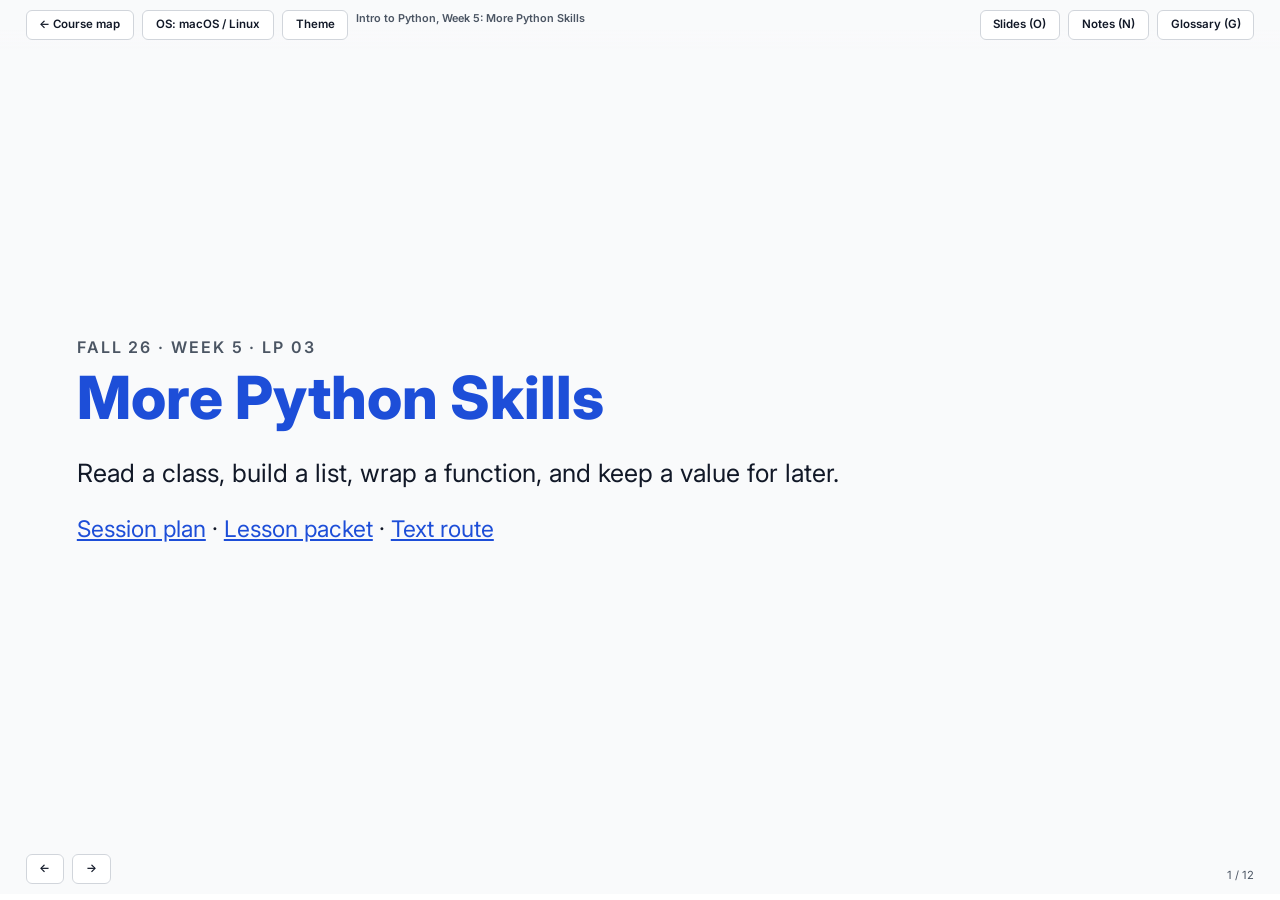
<file: week05/week05-slides.html>
<!DOCTYPE html>
<html lang="en" data-theme="dark">
<head>
<meta charset="UTF-8">
<link rel="icon" href="data:,">
  <meta name="viewport" content="width=device-width, initial-scale=1.0">
<title>Intro to Python, Week 5: More Python Skills</title>
<!-- Built by resources/slides/build.py from engine.html + a weekNN.js content file. Edit those, then rebuild. -->
<link rel="preconnect" href="https://fonts.googleapis.com">
<link rel="preconnect" href="https://fonts.gstatic.com" crossorigin>
<link href="https://fonts.googleapis.com/css2?family=Inter:wght@400;600;800&family=Fira+Code:wght@400;600&display=swap" rel="stylesheet">
<style>
:root {
  --bg: #121212;
  --text: #f0f0f0;
  --muted: #a3a3a3;
  --yellow: #fcd34d;   /* working folder, edits */
  --blue: #60a5fa;     /* steps, staging */
  --green: #34d399;    /* success, committed */
  --purple: #c084fc;   /* GitHub, upstream */
  --red: #f87171;      /* warnings */
  --card: #1e1e1e;
  --code-bg: #2a2a2a;
  --border: #404040;
  --on-accent: #111111;
  --font: 'Inter', system-ui, -apple-system, 'Segoe UI', sans-serif;
  --mono: 'Fira Code', ui-monospace, Consolas, 'Courier New', monospace;
  color-scheme: dark;
}
html[data-theme="light"] {
  --bg: #f9fafb;
  --text: #111827;
  --muted: #4b5563;
  --yellow: #a16207;
  --blue: #1d4ed8;
  --green: #047857;
  --purple: #7e22ce;
  --red: #b91c1c;
  --card: #ffffff;
  --code-bg: #eef0f3;
  --border: #d1d5db;
  --on-accent: #ffffff;
  color-scheme: light;
}
* { box-sizing: border-box; margin: 0; padding: 0; }
html, body { height: 100%; }
body {
  font-family: var(--font);
  background: var(--bg);
  color: var(--text);
  font-size: clamp(16px, 1.1vw + 0.55rem, 24px);
  line-height: 1.5;
  overflow: hidden;
  transition: background-color .25s, color .25s;
}
a { color: var(--blue); }
button, summary { font: inherit; }

/* ---------- Top bar and nav ---------- */
#topbar {
  position: fixed; inset: 0 0 auto 0; z-index: 100;
  display: flex; justify-content: space-between; align-items: center; gap: .5rem;
  padding: .6rem max(16px, 2vw); pointer-events: none; flex-wrap: wrap;
  background: linear-gradient(var(--bg) 60%, transparent);
}
#topbar .group { display: flex; gap: .5rem; pointer-events: auto; flex-wrap: wrap; }
.btn {
  background: var(--card); color: var(--text); border: 1px solid var(--border);
  padding: .35rem .8rem; border-radius: 6px; cursor: pointer; font-size: .72rem; font-weight: 600;
}
.btn.link { text-decoration: none; display: inline-flex; align-items: center; }
.btn:hover { border-color: var(--blue); }
.btn:focus-visible, summary:focus-visible, .chip:focus-visible, .draggable:focus-visible, .dropzone:focus-visible, input:focus-visible {
  outline: 3px solid var(--yellow); outline-offset: 2px;
}
.btn.primary { background: var(--blue); color: var(--on-accent); border-color: var(--blue); }
#deck-title { font-size: .68rem; color: var(--muted); font-weight: 600; pointer-events: none; }
#navbtns { position: fixed; left: max(16px, 2vw); bottom: 1rem; z-index: 100; display: flex; gap: .5rem; }
#counter { position: fixed; right: max(16px, 2vw); bottom: 1rem; z-index: 100; font-size: .7rem; color: var(--muted); }
#progress { position: fixed; left: 0; right: 0; bottom: 0; height: 6px; background: var(--card); z-index: 100; }
#progress > div { height: 100%; width: 0; background: var(--blue); transition: width .3s; }

/* ---------- Slides ---------- */
#deck { position: fixed; inset: 0; }
.slide {
  position: absolute; inset: 0; display: none; overflow-y: auto;
  padding: 4.6rem max(16px, 6vw) 4.6rem;
}
.slide.active { display: block; animation: fade .3s ease; }
@keyframes fade { from { opacity: 0; } to { opacity: 1; } }
.slide-inner { max-width: 1240px; margin: 0 auto; min-height: 100%; display: flex; flex-direction: column; justify-content: center; }
.layout { display: grid; grid-template-columns: minmax(0, 1fr) minmax(15rem, 20rem); gap: 2rem; align-items: start; }
.layout.solo { grid-template-columns: minmax(0, 1fr); }
@media (max-width: 900px) { .layout { grid-template-columns: minmax(0, 1fr); } }

h1 { font-size: 2.6em; line-height: 1.1; color: var(--blue); margin-bottom: .4em; font-weight: 800; }
h2 { font-size: 1.75em; line-height: 1.15; margin-bottom: .55em; font-weight: 800; }
h3 { font-size: 1.15em; color: var(--yellow); margin: .9em 0 .4em; font-weight: 800; }
p, ul, ol { margin-bottom: .8em; }
ul, ol { padding-left: 1.4em; }
li { margin-bottom: .3em; }
.kicker { text-transform: uppercase; letter-spacing: .12em; font-size: .7em; color: var(--muted); font-weight: 600; margin-bottom: .4em; }
.lead { font-size: 1.1em; }
.muted { color: var(--muted); }
.small { font-size: .82em; }
.y { color: var(--yellow); font-weight: 700; } .b { color: var(--blue); font-weight: 700; }
.g { color: var(--green); font-weight: 700; } .p { color: var(--purple); font-weight: 700; } .r { color: var(--red); font-weight: 700; }
.cols { display: grid; grid-template-columns: repeat(auto-fit, minmax(16rem, 1fr)); gap: 1.2rem; }
.panel { background: var(--card); border: 1px solid var(--border); border-radius: 10px; padding: 1rem 1.2rem; }
.panel h3:first-child { margin-top: 0; }
kbd { font-family: var(--mono); font-size: .8em; border: 1px solid var(--border); border-bottom-width: 3px; border-radius: 5px; padding: 0 .35em; background: var(--code-bg); }

code { font-family: var(--mono); background: var(--code-bg); padding: .1em .35em; border-radius: 4px; font-size: .86em; }
pre {
  position: relative; background: var(--code-bg); border: 1px solid var(--border); border-radius: 8px;
  padding: .8rem 1rem; margin-bottom: .9em; overflow-x: auto; font-family: var(--mono); font-size: .76em; line-height: 1.55;
}
pre code { background: none; padding: 0; font-size: 1em; }
pre.cmd { padding-right: 5.2rem; border-left: 4px solid var(--blue); }
pre.out { border-left: 4px solid var(--green); color: var(--muted); }
pre.out::before { content: "output"; display: block; font-family: var(--font); font-size: .75em; text-transform: uppercase; letter-spacing: .1em; color: var(--green); margin-bottom: .3em; }
.cmt { color: var(--muted); }
.copy { position: absolute; top: .45rem; right: .45rem; font-size: .7rem; padding: .2rem .55rem; }

.tbl-wrap { overflow-x: auto; margin-bottom: .9em; }
table.tbl { width: 100%; border-collapse: collapse; font-size: .82em; }
.tbl th, .tbl td { text-align: left; padding: .45em .7em; border-bottom: 1px solid var(--border); vertical-align: top; }
.tbl th { color: var(--blue); font-weight: 700; }
.tbl code { white-space: nowrap; }
.badge { display: inline-block; font-size: .68em; font-weight: 700; padding: .05em .45em; border-radius: 4px; border: 1px solid var(--yellow); color: var(--yellow); margin-left: .35em; vertical-align: middle; white-space: nowrap; }

.callout { border-radius: 8px; padding: .8rem 1rem; margin: .8em 0; border: 1px solid; }
.callout strong:first-child { display: block; margin-bottom: .2em; }
.callout.warn { border-color: var(--red); background: color-mix(in srgb, var(--red) 12%, transparent); }
.callout.tip { border-color: var(--green); background: color-mix(in srgb, var(--green) 10%, transparent); }
.callout.note { border-color: var(--blue); background: color-mix(in srgb, var(--blue) 10%, transparent); }
.callout.gh { border-color: var(--purple); background: color-mix(in srgb, var(--purple) 10%, transparent); }
.joke { border-left: 4px solid var(--purple); padding: .5rem 1rem; margin-top: 1em; font-size: .85em; color: var(--muted); }

details.reveal { margin: .8em 0; border: 1px dashed var(--blue); border-radius: 8px; padding: .6rem .9rem; }
details.reveal > summary { cursor: pointer; font-weight: 700; color: var(--blue); }
details.reveal > summary::marker { content: "🤔 "; }
details.reveal[open] > summary::marker { content: "💡 "; }
details.reveal > div { margin-top: .6em; }

/* OS-specific text: hidden by default, shown for the active OS */
.os-win, .os-mac { display: none; }
html[data-os="windows"] .os-win, html[data-os="mac"] .os-mac { display: inline; }
html[data-os="windows"] div.os-win, html[data-os="mac"] div.os-mac { display: block; }

/* ---------- Companion cards ---------- */
.companions { display: flex; flex-direction: column; gap: 1rem; }
.companions { font-size: .82em; }
.companion { background: var(--card); border: 1px solid var(--border); border-left: 6px solid var(--yellow); border-radius: 0 10px 10px 0; padding: .7rem .9rem; }
.companion .tag { font-size: .62em; text-transform: uppercase; letter-spacing: .12em; color: var(--muted); font-weight: 700; }
.companion .term { font-size: 1.2em; font-weight: 800; color: var(--yellow); line-height: 1.2; margin: .1em 0; }
.companion .say { font-family: var(--mono); font-size: .72em; color: var(--muted); }
.companion .meaning { margin: .35em 0; font-size: .95em; }
.companion .origin { font-size: .8em; color: var(--muted); margin-bottom: .35em; }
.companion .usage { font-size: .8em; font-style: italic; color: var(--muted); border-top: 1px solid var(--border); padding-top: .35em; }

/* ---------- Drawers ---------- */
.drawer {
  position: fixed; top: 0; right: 0; bottom: 0; width: min(440px, 100vw); z-index: 200;
  background: var(--card); border-left: 1px solid var(--border); padding: 1.4rem 1.4rem 3rem; overflow-y: auto;
  transform: translateX(100%); visibility: hidden; transition: transform .3s ease, visibility 0s linear .3s;
  box-shadow: -6px 0 18px rgba(0,0,0,.35); font-size: .8em;
}
.drawer.open { transform: translateX(0); visibility: visible; transition: transform .3s ease; }
.drawer h2 { font-size: 1.4em; padding-right: 3rem; border-bottom: 1px solid var(--border); padding-bottom: .4em; }
.drawer .close { position: absolute; top: 1rem; right: 1rem; }
.note-row { margin-bottom: 1em; }
.note-row b { display: block; color: var(--blue); font-size: .8em; text-transform: uppercase; letter-spacing: .08em; }
.gloss { padding: .6em 0; border-bottom: 1px solid var(--border); }
.gloss .gterm { font-weight: 800; color: var(--yellow); }
.gloss.locked { opacity: .45; }
.gloss.locked .gdef { filter: blur(4px); user-select: none; }
.gloss .lock { font-size: .75em; color: var(--muted); }
#gloss-count { color: var(--muted); margin-bottom: .6em; }

/* ---------- Overview ---------- */
body.overview #deck { position: fixed; inset: 0; overflow-y: auto; display: grid; grid-template-columns: repeat(auto-fill, minmax(260px, 1fr)); gap: 1rem; padding: 4.5rem 1.5rem 2rem; align-content: start; }
body.overview .slide { position: relative; inset: auto; display: block; height: 170px; overflow: hidden; padding: .8rem; font-size: 7px; border: 2px solid var(--border); border-radius: 8px; cursor: pointer; background: var(--bg); }
body.overview .slide.active { border-color: var(--blue); }
body.overview .slide .slide-inner { justify-content: flex-start; }
body.overview .slide::after { content: attr(data-num) ". " attr(aria-label); position: absolute; left: 0; right: 0; bottom: 0; padding: .3rem .5rem; font-size: 12px; font-weight: 700; background: var(--card); border-top: 1px solid var(--border); }
body.overview #navbtns, body.overview #counter, body.overview #progress { display: none; }

/* ---------- Quiz ---------- */
.quiz { background: var(--card); border: 1px solid var(--border); border-radius: 10px; padding: 1.2rem; max-width: 900px; }
.quiz .qcount { font-size: .75em; color: var(--muted); margin-bottom: .4em; }
.quiz h3 { color: var(--text); margin-top: 0; }
.quiz .opts { display: flex; flex-direction: column; gap: .6rem; margin: 1rem 0; }
.quiz .opt { text-align: left; padding: .75rem 1rem; border-radius: 8px; border: 2px solid var(--border); background: var(--bg); color: var(--text); cursor: pointer; font-size: .9em; }
.quiz .opt:hover:not(:disabled) { border-color: var(--blue); }
.quiz .opt:disabled { cursor: default; }
.quiz .opt.right { border-color: var(--green); }
.quiz .opt.right::before { content: "✓ "; color: var(--green); font-weight: 800; }
.quiz .opt.wrong { border-color: var(--red); }
.quiz .opt.wrong::before { content: "✗ "; color: var(--red); font-weight: 800; }
.quiz .fb { min-height: 1.5em; margin-bottom: .8em; }

/* ---------- Jargon decoder ---------- */
.jargon { font-size: 1.15em; line-height: 2.1; text-align: center; margin: .6em 0; }
.chip { display: inline-block; border: 2px solid var(--blue); background: var(--code-bg); color: var(--text); border-radius: 6px; padding: 0 .45em; cursor: pointer; line-height: 1.6; font-size: 1em; }
.chip:hover { background: color-mix(in srgb, var(--blue) 25%, transparent); }
.chip.done { border-color: var(--green); cursor: default; }
.chip .m { display: block; font-size: .62em; color: var(--green); font-weight: 700; line-height: 1.3; }
.jargon-result { text-align: center; color: var(--green); font-weight: 700; min-height: 1.5em; }

/* ---------- Matching game ---------- */
.match { display: grid; grid-template-columns: minmax(8rem, 14rem) minmax(0, 1fr); gap: 1rem; margin-top: .6em; }
@media (max-width: 600px) { .match { grid-template-columns: minmax(0, 1fr); } }
.match .col { display: flex; flex-direction: column; gap: .6rem; }
.draggable { background: var(--card); border: 2px solid var(--yellow); border-radius: 8px; padding: .55rem .8rem; cursor: grab; font-weight: 700; text-align: center; touch-action: manipulation; }
.draggable.sel { outline: 3px solid var(--yellow); outline-offset: 2px; }
.draggable.used { display: none; }
.dropzone { background: var(--code-bg); border: 2px dashed var(--border); border-radius: 8px; padding: .55rem .8rem; cursor: pointer; font-size: .85em; touch-action: manipulation; }
.dropzone.over { border-color: var(--blue); }
.dropzone.correct { border: 2px solid var(--green); cursor: default; }
.dropzone.correct::before { content: "✓ "; color: var(--green); font-weight: 800; }
.dropzone.shake { animation: shake .45s; border-color: var(--red); }
@keyframes shake { 25% { transform: translateX(-5px); } 75% { transform: translateX(5px); } }
.match-status { font-weight: 700; min-height: 1.5em; margin-top: .6em; grid-column: 1 / -1; }

/* ---------- Terminal simulator ---------- */
.term-sim { background: #0b0b0b; color: #e5e7eb; border: 1px solid #333; border-radius: 10px; font-family: var(--mono); font-size: .72em; height: 15em; overflow-y: auto; padding: .8rem 1rem; }
.term-sim .line { white-space: pre-wrap; word-break: break-word; }
.term-sim .echo { color: #9ca3af; }
.term-sim .in { display: flex; align-items: center; gap: .5em; }
.term-sim .pr { color: #34d399; white-space: nowrap; }
.term-sim input { flex: 1; min-width: 4em; background: transparent; border: none; color: #fff; font: inherit; outline: none; }
.term-sim input:focus-visible { outline: none; }
.term-sim:focus-within { border-color: #34d399; }

/* ---------- Git staging visualizer ---------- */
.gitviz .cols4 { display: grid; grid-template-columns: repeat(4, minmax(0, 1fr)); gap: .7rem; }
@media (max-width: 760px) { .gitviz .cols4 { grid-template-columns: repeat(2, minmax(0, 1fr)); } }
.gitviz .zone { background: var(--card); border: 1px solid var(--border); border-top: 5px solid; border-radius: 8px; padding: .6rem; min-height: 9.5em; }
.gitviz .zone h4 { font-size: .72em; text-transform: uppercase; letter-spacing: .08em; margin-bottom: .4em; }
.gitviz .zone .sub { font-size: .62em; color: var(--muted); margin-bottom: .5em; }
.gitviz .z1 { border-top-color: var(--yellow); } .gitviz .z2 { border-top-color: var(--blue); }
.gitviz .z3 { border-top-color: var(--green); } .gitviz .z4 { border-top-color: var(--purple); }
.gitviz .card { font-family: var(--mono); font-size: .62em; border: 1px solid var(--border); border-radius: 6px; padding: .35em .5em; margin-bottom: .4em; background: var(--bg); animation: fade .35s; }
.gitviz .card .st { display: block; font-family: var(--font); font-size: .9em; color: var(--muted); }
.gitviz .controls { display: flex; flex-wrap: wrap; gap: .5rem; margin: .8rem 0; align-items: center; }
.gitviz .controls input { font-family: var(--mono); font-size: .7rem; padding: .35rem .5rem; border-radius: 6px; border: 1px solid var(--border); background: var(--code-bg); color: var(--text); min-width: 14em; flex: 1; }
.gitviz pre { min-height: 6em; max-height: 13em; overflow-y: auto; }

/* ---------- Undo guide ---------- */
.undo { background: var(--card); border: 1px solid var(--border); border-radius: 10px; padding: 1rem 1.2rem; }
.undo .trail { font-size: .75em; color: var(--muted); margin-bottom: .5em; }
.undo .q { font-size: 1.1em; font-weight: 800; margin-bottom: .6em; }
.undo .row { display: flex; gap: .6rem; flex-wrap: wrap; }
.undo .answer { border-left: 5px solid var(--blue); padding-left: .9rem; }

/* ---------- Flow diagram (step → step) ---------- */
.flow { display: grid; grid-template-columns: minmax(0,1fr) auto minmax(0,1fr) auto minmax(0,1fr) auto minmax(0,1fr); gap: .4rem; align-items: stretch; margin: .6em 0 .9em; }
.flow .step { background: var(--card); border: 1px solid var(--border); border-top: 5px solid var(--border); border-radius: 8px; padding: .55rem .7rem; font-size: .74em; display: flex; flex-direction: column; gap: .2em; }
.flow .step b { font-size: 1.1em; }
.flow .step em { color: var(--muted); }
.flow .s1 { border-top-color: var(--yellow); } .flow .s1 b { color: var(--yellow); }
.flow .s2 { border-top-color: var(--blue); } .flow .s2 b { color: var(--blue); }
.flow .s3 { border-top-color: var(--green); } .flow .s3 b { color: var(--green); }
.flow .s4 { border-top-color: var(--purple); } .flow .s4 b { color: var(--purple); }
.flow .arrow { display: flex; flex-direction: column; justify-content: center; align-items: center; font-size: .66em; color: var(--muted); text-align: center; }
.flow .arrow::after { content: "\2192"; font-size: 1.8em; line-height: 1; color: var(--text); }
@media (max-width: 900px) {
  .flow { grid-template-columns: minmax(0,1fr); }
  .flow .arrow { flex-direction: row; gap: .4em; }
  .flow .arrow::after { content: "\2193"; font-size: 1.3em; }
}

[data-glossary-grid] { display: grid; grid-template-columns: repeat(auto-fill, minmax(17rem, 1fr)); gap: .5rem; font-size: .66em; }
[data-glossary-grid] .item { background: var(--card); border: 1px solid var(--border); border-radius: 8px; padding: .45rem .7rem; }
[data-glossary-grid] .item b { color: var(--yellow); display: block; }
.glossary-grid .item b { color: var(--yellow); display: block; }

@media (max-width: 600px) {
  .slide { padding-top: 6.2rem; }
  h1 { font-size: 2em; }
  h2 { font-size: 1.45em; }
  #deck-title { display: none; }
}
@media (prefers-reduced-motion: reduce) { * { animation: none !important; transition: none !important; } }
</style>
</head>
<body>
<header id="topbar">
  <div class="group">
    <a class="btn link" href="../index.html" aria-label="Back to the course learning hub">← Course map</a>
    <button class="btn" id="btn-os" type="button" aria-label="Switch operating system for commands">OS: Windows</button>
    <button class="btn" id="btn-theme" type="button" aria-label="Switch light or dark theme">Theme</button>
    <span id="deck-title"></span>
  </div>
  <div class="group">
    <button class="btn" id="btn-overview" type="button" title="Overview (O)">Slides (O)</button>
    <button class="btn" id="btn-notes" type="button" title="Speaker notes (N)" aria-controls="drawer-notes">Notes (N)</button>
    <button class="btn" id="btn-glossary" type="button" title="Glossary (G)" aria-controls="drawer-glossary">Glossary (G)</button>
  </div>
</header>

<main id="deck" aria-live="polite"></main>

<nav id="navbtns" aria-label="Slide navigation">
  <button class="btn" id="btn-prev" type="button" aria-label="Previous slide">&larr;</button>
  <button class="btn" id="btn-next" type="button" aria-label="Next slide">&rarr;</button>
</nav>
<div id="counter"></div>
<div id="progress"><div></div></div>

<aside id="drawer-notes" class="drawer" role="dialog" aria-label="Speaker notes" aria-hidden="true">
  <button class="btn close" type="button" data-close="drawer-notes" aria-label="Close notes">X</button>
  <h2>Speaker Notes</h2>
  <div id="notes-body"></div>
</aside>
<aside id="drawer-glossary" class="drawer" role="dialog" aria-label="Glossary" aria-hidden="true">
  <button class="btn close" type="button" data-close="drawer-glossary" aria-label="Close glossary">X</button>
  <h2>Career Companion Glossary</h2>
  <p id="gloss-count"></p>
  <div id="gloss-body"></div>
</aside>

<script>
/* Course glossary: every "career companion" term, defined once.
   Definitions come from the vocabulary tables in README.md,
   resources/command-line-basics.md, and resources/git-commands.md.
   Each weekNN.js lists the ids it reviews and the ids it introduces.
   Rules: write a literal backslash as \\ ; escape < as &lt; ; no em dashes. */
window.GLOSSARY = [
    { id: "editor", term: "Editor / IDE", say: "ED-ih-ter, I-D-E",
      meaning: "The program where you write, edit, and save code. An IDE (Integrated Development Environment) bundles an editor with tools to run and inspect your code.",
      usage: "Which editor are you using for this project?" },
    { id: "terminal", term: "Terminal", say: "TER-mih-nul",
      meaning: "The window you type into.",
      usage: "Open a terminal and run the script." },
    { id: "shell", term: "Shell", say: "shell",
      meaning: "The program inside that window that reads your commands and runs them.",
      origin: "the outer layer wrapped around the operating system's core. Bash is a programmer pun: Bourne Again SHell.",
      usage: "Which shell are you in, PowerShell or zsh?" },
    { id: "prompt", term: "Prompt", say: "prompt",
      meaning: "The text waiting at the start of the line, telling you the shell is ready.",
      usage: "Read your prompt. Are you in the right folder?" },
    { id: "commandline", term: "Command line", say: "kuh-MAND line",
      meaning: "The general idea of controlling a computer by typing instead of clicking.",
      usage: "Can you run that from the command line instead of clicking through menus?" },
    { id: "option", term: "Option (flag)", say: "OP-shun",
      meaning: "The part of a command that adjusts what the program does, like --version.",
      usage: "Add the --version flag so we know exactly what you are running." },
    { id: "argument", term: "Argument", say: "ARG-yoo-ment",
      meaning: "The thing the program should act on, like hello.py.",
      usage: "You forgot the argument. Python needs to know which file to run." },
    { id: "directory", term: "Working directory", say: "dih-RECK-tor-ee",
      meaning: "The one folder your terminal is standing in right now. Every command runs from there.",
      usage: "Check your working directory before you run that." },
    { id: "path", term: "Path", say: "path",
      meaning: "The address of a file or folder. Absolute paths start from the top of the computer; relative paths start from where you are standing.",
      usage: "Paste me the full path to the file that won't open." },
    { id: "repository", term: "Repository (repo)", say: "rih-POZ-ih-tor-ee, or just REE-po",
      meaning: "A project folder that Git is tracking.",
      origin: "a storage place, like a depository.",
      usage: "Is that code in the repo yet?" },
    { id: "clone", term: "Clone", say: "klohn",
      meaning: "Download a repository from GitHub to your computer.",
      usage: "Clone the repo and you will have everything locally." },
    { id: "venv", term: "Virtual environment (venv)", say: "VUR-choo-ul en-VY-ron-ment, or VEE-env",
      meaning: "A clean room for your project's packages, so two projects never fight over versions.",
      usage: "Activate the venv before you install that package." },
    { id: "interactive", term: "Interactive mode", say: "in-ter-AK-tiv mode",
      meaning: "Python waiting at the >>> prompt for you to type Python code one line at a time.",
      usage: "Pop open interactive mode and test that one line real quick." },

    /* ---- Week 2: Git and GitHub (git-commands.md vocabulary table) ---- */
    { id: "commit", term: "Commit", say: "kuh-MIT",
      meaning: "A save point: a snapshot of your project plus a short message.",
      origin: "borrowed from databases, where committing makes a change permanent.",
      usage: "Commit that fix before you start the next feature." },
    { id: "staging", term: "Staging area", say: "STAY-jing AIR-ee-uh",
      meaning: "The waiting room where you collect changes for your next commit.",
      usage: "Stage only the files for this fix, then commit." },
    { id: "remote", term: "Remote", say: "rih-MOTE",
      meaning: "A copy of the repository that lives somewhere else, usually GitHub.",
      usage: "Which remote are you pushing to?" },
    { id: "origin", term: "origin", say: "OR-ih-jin",
      meaning: "The nickname for the remote you push your own work to.",
      usage: "Push your branch to origin and open a pull request." },
    { id: "upstream", term: "upstream", say: "UP-streem",
      meaning: "The nickname for the original repository your fork was copied from.",
      usage: "Pull from upstream so you have the latest changes." },
    { id: "fork", term: "Fork", say: "fork",
      meaning: "Make your own copy of someone else's repository, on GitHub.",
      origin: "a fork in the road, where your copy takes its own path.",
      usage: "Fork the repo and send your changes from there." },
    { id: "push", term: "Push", say: "push",
      meaning: "Upload your commits to GitHub.",
      usage: "Did you push? I don't see your changes yet." },
    { id: "pull", term: "Pull", say: "pull",
      meaning: "Download new commits from GitHub and combine them with yours.",
      usage: "Pull before you start, so you are working on the latest code." },
    { id: "branch", term: "Branch", say: "branch",
      meaning: "A separate line of save points, for trying an idea without touching the main one.",
      usage: "Make a branch for that experiment." },
    { id: "main", term: "main", say: "main",
      meaning: "The default branch, and the only one you need for most of this class.",
      usage: "Is main green, or did the last push break the build?" },
    { id: "variable", term: "Variable", say: "VAIR-ee-uh-bul", meaning: "A name that refers to a value in a program.", usage: "The variable score holds 72." },
    { id: "type", term: "Type", say: "type", meaning: "The kind of a value, such as text or an integer.", usage: "Check the type before comparing values." },
    { id: "condition", term: "Condition", say: "kun-DISH-un", meaning: "A true or false test that decides which code runs.", usage: "The condition checks whether the score is at least 70." },
    { id: "function", term: "Function", say: "FUNK-shun", meaning: "A named piece of code that can take inputs and return a result.", usage: "Call the function with a different score." },
    { id: "parse", term: "Parse", say: "parss", meaning: "Read text and turn it into a value with a known structure or type.", usage: "Parse the score text into an integer." },
    { id: "exception", term: "Exception", say: "ik-SEP-shun", meaning: "An error signal that interrupts normal execution unless code handles it.", usage: "Catch ValueError when the score text is invalid." },
    { id: "while", term: "While loop", say: "while loop", meaning: "A loop that repeats while its condition is true.", usage: "Use a while loop to count down to one." },
    { id: "iterate", term: "Iterate", say: "IT-uh-rayt", meaning: "Visit items or repeat a step, often one item at a time.", usage: "Iterate over every point before returning the total." },
    { id: "enumerate", term: "Enumerate", say: "ih-NOO-muh-rayt", meaning: "Pair each item in an iterable with a number as you loop.", usage: "Enumerate the names starting at one." },
    { id: "list", term: "List", say: "list", meaning: "An ordered, changeable collection of values.", usage: "The list keeps sign-ins in order." },
    { id: "dictionary", term: "Dictionary", say: "DIK-shun-air-ee", meaning: "A collection that maps keys to values.", usage: "Look up Ari's score in the dictionary." },
    { id: "set", term: "Set", say: "set", meaning: "A collection of unique values.", usage: "Use a set to check which names appeared." },
    { id: "tuple", term: "Tuple", say: "TOO-pul", meaning: "An ordered collection that you do not change in place.", usage: "Store the meeting hour and minute as a tuple." },
    { id: "sort", term: "Sort", say: "sort", meaning: "Arrange values in an order chosen by a rule or key.", usage: "Sort scores highest first and names alphabetically on ties." },
    { id: "slice", term: "Slice", say: "slyss", meaning: "Select part of an ordered collection by position.", usage: "Use [:2] to keep the first two ranked rows." },
    { id: "encoding", term: "Text encoding", say: "en-KOH-ding", meaning: "A rule for turning text into bytes and back, such as UTF-8.", usage: "Open the roster file with UTF-8 encoding." },
    { id: "class", term: "Class", say: "class", meaning: "A blueprint for objects that keep data and related behavior together.", usage: "Gradebook is a class." },
    { id: "instance", term: "Instance", say: "IN-stuns", meaning: "One object created from a class, with its own data.", usage: "Each Gradebook instance has its own scores." },
    { id: "comprehension", term: "Comprehension", say: "kom-prih-HEN-shun", meaning: "A compact way to build a collection from an iterable, optionally filtering items.", usage: "The comprehension keeps passing names." },
    { id: "decorator", term: "Decorator", say: "DEK-uh-ray-ter", meaning: "A function that wraps another function to add behavior.", usage: "The decorator logs a call before describe runs." },
    { id: "closure", term: "Closure", say: "KLOH-zher", meaning: "An inner function that keeps access to values from its enclosing function.", usage: "The closure remembers the threshold." },
    { id: "property", term: "Property", say: "PROP-er-tee", meaning: "A method read like an attribute through the @property decorator.", usage: "Read book.student_count without calling it." },
    { id: "stack", term: "Stack", say: "stack", meaning: "A collection where the last item added is the first one removed.", usage: "Push a topic, then pop the most recent topic." }
];

</script>
<script>
/* Week 5: LP 03. Rebuild with python resources/slides/build.py. */
window.DECK = {
  title: "Intro to Python, Week 5: More Python Skills",
  terms: {
    review: ["editor", "terminal", "shell", "prompt", "commandline", "option", "argument", "directory", "path", "repository", "clone", "venv", "interactive", "commit", "remote", "main", "staging", "push", "branch", "fork", "origin", "upstream", "pull", "variable", "type", "condition", "function", "parse", "exception", "while", "iterate", "enumerate", "list", "dictionary", "set", "tuple", "sort", "slice", "encoding"],
    fresh: ["class", "instance", "comprehension", "decorator", "closure", "property", "stack"]
  },
  slides: [
    {
      title: "More Python Skills",
      html: `<p class="kicker">Fall 26 · Week 5 · LP 03</p><h1>More Python Skills</h1><p class="lead">Read a class, build a list, wrap a function, and keep a value for later.</p><p><a href="../lp03-more-python-skills/week05-run-of-show.md">Session plan</a> · <a href="../lp03-more-python-skills/README.md">Lesson packet</a> · <a href="../lp03-more-python-skills/notebook-source.md">Text route</a></p>`,
      notes: { timing: "5 min", talking: "Connect to prior weeks: values and collections still drive every example. Today we organize behavior around them.", question: "Which of today's ideas have you seen in code? Invite examples without requiring definitions.", failure: "If students missed Weeks 3 or 4, point to their text walkthroughs after class.", action: "Say class, comprehension, decorator, closure." }
    },
    {
      title: "Gradebook instances",
      companions: ["class", "instance"],
      html: `<h2>Gradebook instances</h2><pre class="cmd"><code>class Gradebook:
    def __init__(self):
        self.scores = {}

    def add_score(self, name, score):
        self.scores.setdefault(name, []).append(score)</code></pre><p><code>self</code> is the instance that receives the method call. Each new <code>Gradebook()</code> starts with its own empty scores dictionary.</p><details class="reveal"><summary>Predict book.scores after adding Maya's 82</summary><div><code>{'Maya': [82]}</code>.</div></details>`,
      notes: { timing: "8 min", talking: "Trace self through construction and add_score. Ask where the dictionary lives and what a second instance starts with.", question: "Does a second Gradebook share book.scores? No, __init__ creates a new dictionary for that instance.", failure: "If setdefault is unfamiliar, say it makes an empty list only when a name is new.", action: "Have a learner point to the class and an instance." }
    },
    {
      title: "Averages and comprehensions",
      companions: ["comprehension"],
      html: `<h2>Averages and comprehensions</h2><pre class="cmd"><code>names = ["Maya", "Luis", "Ari"]
averages = {name: book.average(name) for name in names}
passing = [name for name in names if is_passing(averages[name])]</code></pre><p>Maya has 82 and 74. Luis has 61 and 66. Ari has no score.</p><details class="reveal"><summary>Predict averages and passing at a cutoff of 70</summary><div><code>{'Maya': 78.0, 'Luis': 63.5, 'Ari': None}</code>; passing is <code>['Maya']</code>.</div></details>`,
      notes: { timing: "8 min", talking: "Read the comprehension as output, source, condition. Compute averages before revealing the list.", question: "Why is Ari's average None? The Gradebook has no marks for Ari.", failure: "If None triggers a comparison error in a learner variation, show the guard in make_checker.", action: "Ask the room to say which name passes and why." }
    },
    {
      title: "Decorators wrap calls",
      companions: ["decorator"],
      html: `<h2>Decorators wrap calls</h2><pre class="cmd"><code>@log_call
def describe(name, average):
    return f"{name}: {average:.1f}"

print(describe("Maya", 78.0))</code></pre><p><code>@log_call</code> means <code>describe = log_call(describe)</code>. The wrapper prints a message, then calls the original function.</p><details class="reveal"><summary>Predict which line prints first</summary><div>The wrapper's <code>-&gt; calling describe...</code> message prints first. Then <code>Maya: 78.0</code> prints.</div></details>`,
      notes: { timing: "8 min", talking: "Point to the decoration line before the call. The wrapper returns the original result, so print receives the description.", question: "Does the @ line call describe with Maya? No, it wraps the function when it is defined.", failure: "If a learner's wrapper loses the result, check for return func(*args, **kwargs).", action: "Have learners name wrapper output and function output in order." }
    },
    {
      title: "Closures remember values",
      companions: ["closure"],
      html: `<h2>Closures remember values</h2><pre class="cmd"><code>def make_checker(threshold):
    def is_passing(average):
        return average is not None and average >= threshold
    return is_passing

check_70 = make_checker(70)</code></pre><p>The returned function still uses <code>threshold</code> after <code>make_checker</code> has returned.</p><details class="reveal"><summary>Predict check_70(69) and make_checker(60)(65)</summary><div><code>False</code>, then <code>True</code>. Each returned function remembers the threshold used to create it.</div></details>`,
      notes: { timing: "6 min", talking: "Compare the two checkers. The value from the outer call remains available to the inner function.", question: "What does check_70 remember? The threshold value 70.", failure: "If learners confuse calling the factory with calling the returned function, write each call separately.", action: "Ask one learner to explain why 65 passes for one checker but not another." }
    },
    {
      title: "A counter remembers and a wrapper caches",
      companions: ["closure", "decorator"],
      html: `<h2>A counter remembers and a wrapper caches</h2><pre class="cmd"><code>def make_turn():
    number = 0
    def next_turn():
        nonlocal number
        number += 1
        return number
    return next_turn</code></pre><p><code>nonlocal</code> lets the inner function update its outer value. A <code>once</code> wrapper also remembers state: whether it ran and what it returned.</p><details class="reveal"><summary>Predict two calls to one counter and one call to a new counter</summary><div><code>1, 2</code>, then <code>1</code>. Each factory call creates its own memory. A caching wrapper needs a separate flag because <code>None</code> can be a valid result.</div></details>`,
      notes: { timing: "5 min", talking: "Trace the counter's state across two calls, then create a second counter. Connect the same memory idea to once.", question: "Why can a cache not use None as its not-run signal? The first result might be None.", failure: "If nonlocal is unfamiliar, point to number in the outer function and the inner update.", action: "Have learners predict the first call to a second counter." }
    },
    {
      title: "Stack and function order",
      companions: ["stack", "closure"],
      html: `<h2>Stack and function order</h2><pre class="cmd"><code>items = ["class", "list"]
items.append("decorator")
top = items[-1]
last_out = items.pop()

result = (4 + 3) * 2</code></pre><p>A stack removes the last item added. In <code>compose(f, g)</code>, run <code>g</code> first, then <code>f</code>, just as the inner calculation runs first above.</p><details class="reveal"><summary>Predict top, last_out, and result</summary><div><code>'decorator'</code>, <code>'decorator'</code>, and <code>14</code>. Peeking at the top does not remove it.</div></details>`,
      notes: { timing: "5 min", talking: "Use the list as a model of Stack. Trace append, peek, and pop before discussing compose order.", question: "What if we pop an empty Stack? The exercise requires a clear IndexError.", failure: "If learners reverse compose, write the nested call f(g(4)) explicitly.", action: "Ask which operation happens first inside f(g(4))." }
    },
    {
      title: "Rank a Gradebook report",
      companions: ["class", "comprehension", "property"],
      html: `<h2>Rank a Gradebook report</h2><p>The mini project stores scores per student, computes one-decimal averages, and sorts a report. A student without marks has average <code>None</code> and goes last.</p><pre class="cmd"><code>averages = {name: book.average(name) for name in names}
ranked = sorted(averages.items(), key=report_key)</code></pre><p><code>@property</code> makes <code>book.student_count</code> readable like a value.</p><details class="reveal"><summary>Predict order: Maya 78, Ari no marks, Luis 91</summary><div><code>[('Luis', 91.0), ('Maya', 78.0), ('Ari', None)]</code>. Tied averages use alphabetical names.</div></details>`,
      notes: { timing: "5 min", talking: "Keep the sort key as a design task. Ask for the ordering rules before code.", question: "Where does a student with no marks go? Last, after scored students.", failure: "If None cannot be compared with a number, build a sort key that handles empty records first.", action: "Have learners name the report's three ordering rules." }
    },
    {
      title: "Independent practice",
      html: `<h2>Independent practice</h2><p>Begin with <code>Tally</code> and <code>long_words</code>, then choose a Fix it or Build exercise. Finish with the <code>Gradebook</code> mini project.</p><p>Open one level at a time in <a href="../lp03-more-python-skills/hints.md">hints.md</a>. Share one check result and explain the line that produced it.</p>`,
      notes: { timing: "24 min", talking: "Give silent work time. Use the session plan for checkpoints. Offer one hint at a time. Keep the reference closed until students attempt the task.", question: "Where should wrapper.calls start? Zero, before any calls happen.", failure: "A NOT STARTED line means the TODO remains. A FAIL line names the input, expected result, actual result, and a nudge.", action: "Ask for one check result and one explanation." }
    },
    {
      title: "Match the vocabulary",
      html: `<h2>Match the vocabulary</h2><p>Pair each term with its meaning before you run the check.</p><div data-match="w5"></div>`,
      notes: { timing: "4 min", talking: "Let learners work in pairs, then read one pairing aloud with an example from today.", question: "Which pairing was hardest to decide? Return to the slide where that term appeared.", failure: "If two terms blur, trace one example of each side by side.", action: "Ask each learner to use one term in a sentence." }
    },
    {
      title: "Run the local check",
      html: `<h2>Run the local check</h2><p>From the repository root, run this after each TODO you replace:</p><pre class="cmd"><code>python lp03-more-python-skills/check.py</code></pre><p>Each exercise gets a <code>PASS</code>, <code>FAIL</code> with a nudge, or <code>NOT STARTED</code> line. The Gradebook project has its own line.</p><details class="reveal"><summary>Predict the untouched starter's result</summary><div>Ten <code>NOT STARTED</code> lines. Each points to one exercise or the mini project.</div></details>`,
      notes: { timing: "3 min", talking: "Run the command from the repository root. Read the check line for the exercise being changed.", question: "What does the Gradebook line cover? Its project behavior, including report order.", failure: "If a TODO remains, use its NOT STARTED line to find the next function.", action: "Ask learners to identify their next check line." }
    },
    {
      title: "Week 5 check",
      html: `<h2>Week 5 check</h2><div data-quiz="w5"></div><p>Compare with <a href="../lp03-more-python-skills/solutions.py">solutions.py</a> only after the independent attempt. The <a href="../lp03-more-python-skills/notebook-source.md">text source</a> is available for review.</p>`,
      notes: { timing: "8 min", talking: "Ask students to explain one answer from the code, then name a use for each idea.", question: "Which idea still feels least clear? Use the answer to plan the next review.", failure: "If quiz interaction fails, ask each question aloud and discuss the explanations.", action: "Close with class, comprehension, decorator, and closure in learners' own words." }
    }
  ],
  quizzes: { w5: [
    { q: "What does <code>self</code> refer to in <code>book.add_score</code>?", options: [{ text: "The book instance", correct: true }, { text: "The Gradebook class itself" }, { text: "The name string" }], why: "The method runs on the instance named book." },
    { q: "At a cutoff of 70, which name passes?", options: [{ text: "Maya", correct: true }, { text: "Luis" }, { text: "Ari" }], why: "Maya's average is 78.0; Luis is 63.5; Ari has no score." },
    { q: "What does check_70 remember?", options: [{ text: "The threshold 70", correct: true }, { text: "Only its most recent average" }, { text: "The Gradebook class" }], why: "The closure keeps access to threshold from make_checker(70)." },
    { q: "What does a decorator return to replace the original function?", options: [{ text: "A callable wrapper", correct: true }, { text: "The original function's first result" }, { text: "Only a count of calls" }], why: "A decorator takes a function and returns a callable, often a wrapper that adds behavior." },
    { q: "What does a new make_counter closure return on its first call?", options: [{ text: "1", correct: true }, { text: "The previous counter's value" }, { text: "None" }], why: "Each call to the factory creates a separate count starting at zero, then increases it." },
    { q: "Why does once need a Boolean flag beside its saved result?", options: [{ text: "None can be a valid saved result", correct: true }, { text: "The flag sorts results" }, { text: "The flag counts students" }], why: "Checking result is None cannot tell an uncached call from a cached None." },
    { q: "After pushing a then b, what does Stack.pop return?", options: [{ text: "b", correct: true }, { text: "a" }, { text: "Both items" }], why: "A stack removes the most recently pushed item first." },
    { q: "What order does compose(f, g) apply its functions?", options: [{ text: "g, then f", correct: true }, { text: "f, then g" }, { text: "Both at once" }], why: "The composed result is f(g(value))." }
  ] },
  matches: { w5: [
      { term: "Class", meaning: "A blueprint that bundles data and methods" },
      { term: "Comprehension", meaning: "A compact expression that builds a list" },
      { term: "Decorator", meaning: "A wrapper that adds behavior around a function" },
      { term: "Closure", meaning: "A function that remembers values from where it was made" },
      { term: "Stack", meaning: "Items added and removed from the same end" }
  ] }
};

</script>
<script>
(function () {
  "use strict";
  var D = window.DECK;
  var deckEl = document.getElementById("deck");
  var html = document.documentElement;
  var current = 0;
  var unlocked = {};
  var termsById = {};
  (window.GLOSSARY || []).forEach(function (t) { termsById[t.id] = t; });
  // A deck lists the glossary ids it reviews (unlocked from the start) and the ids it introduces.
  var reviewIds = D.terms.review || [], freshIds = D.terms.fresh || [];
  D.terms = reviewIds.concat(freshIds).map(function (id) {
    if (!termsById[id]) throw new Error("Unknown glossary id in deck: " + id);
    return termsById[id];
  });
  reviewIds.forEach(function (id) { unlocked[id] = true; });

  function store(k, v) { try { if (v === undefined) return localStorage.getItem(k); localStorage.setItem(k, v); } catch (e) { return null; } }
  function esc(s) { return String(s).replace(/&/g, "&amp;").replace(/</g, "&lt;").replace(/>/g, "&gt;"); }
  function $(sel, root) { return (root || document).querySelector(sel); }
  function $all(sel, root) { return Array.prototype.slice.call((root || document).querySelectorAll(sel)); }
  function shuffle(a) { a = a.slice(); for (var i = a.length - 1; i > 0; i--) { var j = Math.floor(Math.random() * (i + 1)); var t = a[i]; a[i] = a[j]; a[j] = t; } return a; }
  function isWin() { return html.getAttribute("data-os") === "windows"; }

  /* ---------- OS and theme ---------- */
  function setOS(os) {
    html.setAttribute("data-os", os);
    $("#btn-os").textContent = os === "windows" ? "OS: Windows" : "OS: macOS / Linux";
    store("ctd-os", os);
    document.dispatchEvent(new CustomEvent("oschange"));
  }
  function setTheme(t) { html.setAttribute("data-theme", t); store("ctd-theme", t); }
  var savedOS = store("ctd-os");
  setOS(savedOS === "mac" || savedOS === "windows" ? savedOS : (/Mac|Linux|X11/.test(navigator.userAgent) && !/Windows/.test(navigator.userAgent) ? "mac" : "windows"));
  var savedTheme = store("ctd-theme");
  setTheme(savedTheme === "light" || savedTheme === "dark" ? savedTheme : (window.matchMedia && matchMedia("(prefers-color-scheme: light)").matches ? "light" : "dark"));
  $("#btn-os").addEventListener("click", function () { setOS(isWin() ? "mac" : "windows"); });
  $("#btn-theme").addEventListener("click", function () { setTheme(html.getAttribute("data-theme") === "dark" ? "light" : "dark"); });
  $("#deck-title").textContent = D.title;

  /* ---------- Render slides ---------- */
  function companionHTML(id) {
    var t = termsById[id];
    if (!t) return "";
    return '<div class="companion"><div class="tag">New Companion</div><div class="term">' + t.term + '</div>' +
      (t.say ? '<div class="say">say it: ' + t.say + '</div>' : "") +
      '<div class="meaning">' + t.meaning + '</div>' +
      (t.origin ? '<div class="origin">Where the word comes from: ' + t.origin + '</div>' : "") +
      (t.usage ? '<div class="usage">You\u2019ll hear it when: \u201c' + t.usage + '\u201d</div>' : "") + '</div>';
  }
  D.slides.forEach(function (s, i) {
    var sec = document.createElement("section");
    sec.className = "slide";
    sec.id = "slide-" + i;
    sec.setAttribute("aria-label", s.title);
    sec.setAttribute("data-num", i + 1);
    var comps = (s.companions || []);
    var body = comps.length
      ? '<div class="layout"><div class="main">' + s.html + '</div><aside class="companions" aria-label="New vocabulary">' + comps.map(companionHTML).join("") + '</aside></div>'
      : '<div class="layout solo"><div class="main">' + s.html + '</div></div>';
    sec.innerHTML = '<div class="slide-inner">' + body + '</div>';
    deckEl.appendChild(sec);
  });

  /* ---------- Copy buttons ---------- */
  function copyText(text, btn) {
    function done() { btn.textContent = "Copied!"; setTimeout(function () { btn.textContent = "Copy"; }, 1600); }
    function fallback() {
      var ta = document.createElement("textarea"); ta.value = text; ta.setAttribute("readonly", ""); ta.style.position = "fixed"; ta.style.opacity = "0";
      document.body.appendChild(ta); ta.select();
      try { document.execCommand("copy"); done(); } catch (e) { btn.textContent = "Select and copy"; }
      ta.remove();
    }
    if (navigator.clipboard && window.isSecureContext) navigator.clipboard.writeText(text).then(done, fallback); else fallback();
  }
  $all("pre.cmd").forEach(function (pre) {
    var b = document.createElement("button");
    b.type = "button"; b.className = "btn copy"; b.textContent = "Copy"; b.setAttribute("aria-label", "Copy commands");
    b.addEventListener("click", function () {
      var clone = pre.cloneNode(true);
      $all(".copy", clone).forEach(function (x) { x.remove(); });
      $all(isWin() ? ".os-mac" : ".os-win", clone).forEach(function (x) { x.remove(); });
      copyText(clone.textContent.replace(/\n{3,}/g, "\n\n").trim(), b);
    });
    pre.appendChild(b);
  });

  /* ---------- Glossary ---------- */
  function renderGlossary() {
    var body = $("#gloss-body"), n = 0;
    body.innerHTML = "";
    D.terms.forEach(function (t) {
      var open = !!unlocked[t.id];
      if (open) n++;
      var d = document.createElement("div");
      d.className = "gloss" + (open ? "" : " locked");
      d.innerHTML = '<div class="gterm">' + t.term + (open ? "" : ' <span class="lock">(unlocks later in the deck)</span>') + '</div><div class="gdef">' + (open ? t.meaning : "Keep going to unlock this one.") + '</div>';
      body.appendChild(d);
    });
    $("#gloss-count").textContent = n + " of " + D.terms.length + " companions unlocked";
    $all("[data-glossary-grid]").forEach(function (g) {
      g.innerHTML = D.terms.filter(function (t) { return unlocked[t.id]; }).map(function (t) { return '<div class="item"><b>' + t.term + '</b>' + t.meaning + '</div>'; }).join("");
    });
  }
  function unlockThrough(idx) {
    for (var i = 0; i <= idx; i++) (D.slides[i].companions || []).forEach(function (id) { unlocked[id] = true; });
    if (D.slides[idx].unlockAll) D.terms.forEach(function (t) { unlocked[t.id] = true; });
    renderGlossary();
  }

  /* ---------- Drawers ---------- */
  function setDrawer(id, open) {
    var d = document.getElementById(id);
    if (open) $all(".drawer").forEach(function (x) { if (x !== d) setDrawer(x.id, false); });
    d.classList.toggle("open", open);
    d.setAttribute("aria-hidden", open ? "false" : "true");
  }
  function toggleDrawer(id) { setDrawer(id, !document.getElementById(id).classList.contains("open")); }
  $("#btn-notes").addEventListener("click", function () { toggleDrawer("drawer-notes"); });
  $("#btn-glossary").addEventListener("click", function () { toggleDrawer("drawer-glossary"); });
  $all("[data-close]").forEach(function (b) { b.addEventListener("click", function () { setDrawer(b.getAttribute("data-close"), false); }); });

  /* ---------- Navigation ---------- */
  function show(i) {
    current = Math.max(0, Math.min(D.slides.length - 1, i));
    $all(".slide").forEach(function (s, k) { s.classList.toggle("active", k === current); if (k === current) s.scrollTop = 0; });
    $("#progress > div").style.width = (D.slides.length > 1 ? current / (D.slides.length - 1) * 100 : 100) + "%";
    $("#counter").textContent = (current + 1) + " / " + D.slides.length;
    var n = D.slides[current].notes || {};
    $("#notes-body").innerHTML = [["Slide", (current + 1) + ". " + D.slides[current].title], ["Timing", n.timing], ["Talking points", n.talking], ["Likely question", n.question], ["If something breaks live", n.failure], ["Say it out loud", n.action]]
      .filter(function (r) { return r[1]; }).map(function (r) { return '<div class="note-row"><b>' + r[0] + '</b>' + r[1] + '</div>'; }).join("");
    unlockThrough(current);
    if (history.replaceState) history.replaceState(null, "", "#" + (current + 1));
  }
  function toggleOverview(force) {
    var on = typeof force === "boolean" ? force : !document.body.classList.contains("overview");
    document.body.classList.toggle("overview", on);
    if (!on) show(current); else { var a = $(".slide.active"); if (a) a.scrollIntoView({ block: "center" }); }
  }
  $("#btn-prev").addEventListener("click", function () { show(current - 1); });
  $("#btn-next").addEventListener("click", function () { show(current + 1); });
  $("#btn-overview").addEventListener("click", function () { toggleOverview(); });
  deckEl.addEventListener("click", function (e) {
    if (!document.body.classList.contains("overview")) return;
    var s = e.target.closest(".slide"); if (!s) return;
    e.preventDefault(); e.stopPropagation();
    current = parseInt(s.id.split("-")[1], 10); toggleOverview(false);
  }, true);
  document.addEventListener("keydown", function (e) {
    if (e.ctrlKey || e.metaKey || e.altKey) return;
    var tag = (e.target.tagName || "").toLowerCase();
    if (tag === "input" || tag === "textarea" || e.target.isContentEditable) return;
    var k = e.key, typing = tag === "button" || tag === "summary";
    if (k === "Escape") { $all(".drawer.open").forEach(function (d) { setDrawer(d.id, false); }); toggleOverview(false); return; }
    if (k === "ArrowRight" || k === "PageDown" || (k === " " && !typing)) { e.preventDefault(); show(current + 1); }
    else if (k === "ArrowLeft" || k === "PageUp") { e.preventDefault(); show(current - 1); }
    else if (k === "Home") { e.preventDefault(); show(0); }
    else if (k === "End") { e.preventDefault(); show(D.slides.length - 1); }
    else if (k === "f" || k === "F") { if (!document.fullscreenElement) { if (html.requestFullscreen) html.requestFullscreen().catch(function () {}); } else document.exitFullscreen(); }
    else if (k === "n" || k === "N") toggleDrawer("drawer-notes");
    else if (k === "g" || k === "G") toggleDrawer("drawer-glossary");
    else if (k === "o" || k === "O") toggleOverview();
  });
  var tx = null, ty = null;
  deckEl.addEventListener("touchstart", function (e) {
    if (e.target.closest("pre, .term-sim, .match, .gitviz, .tbl-wrap, input")) { tx = null; return; }
    tx = e.touches[0].clientX; ty = e.touches[0].clientY;
  }, { passive: true });
  deckEl.addEventListener("touchend", function (e) {
    if (tx === null || document.body.classList.contains("overview")) return;
    var dx = e.changedTouches[0].clientX - tx, dy = e.changedTouches[0].clientY - ty;
    if (Math.abs(dx) > 70 && Math.abs(dy) < 50) show(current + (dx < 0 ? 1 : -1));
    tx = null;
  });

  /* ---------- Quiz ---------- */
  $all("[data-quiz]").forEach(function (box) {
    var qs = D.quizzes[box.getAttribute("data-quiz")], i = 0, score = 0;
    box.className += " quiz";
    function render() {
      if (i >= qs.length) {
        box.innerHTML = '<h3>You scored ' + score + ' / ' + qs.length + '</h3><p>' + (score === qs.length ? "Flawless run. " : "") + 'Every miss is a lesson you only have to learn once.</p><button type="button" class="btn primary">Retry</button>';
        $("button", box).addEventListener("click", function () { i = 0; score = 0; render(); });
        return;
      }
      var q = qs[i];
      var order = shuffle(q.options.map(function (o, k) { return k; }));
      box.innerHTML = '<div class="qcount">Question ' + (i + 1) + ' of ' + qs.length + ' \u00b7 Score: ' + score + '</div><h3>' + q.q + '</h3><div class="opts">' +
        order.map(function (k) { return '<button type="button" class="opt" data-k="' + k + '">' + q.options[k].text + '</button>'; }).join("") +
        '</div><div class="fb" aria-live="polite"></div><button type="button" class="btn primary next" hidden>' + (i === qs.length - 1 ? "See my score" : "Next question") + '</button>';
      var opts = $all(".opt", box), fb = $(".fb", box), nx = $(".next", box);
      opts.forEach(function (b) {
        b.addEventListener("click", function () {
          var right = !!q.options[+b.getAttribute("data-k")].correct;
          opts.forEach(function (x) { x.disabled = true; if (q.options[+x.getAttribute("data-k")].correct) x.classList.add("right"); });
          if (right) score++; else b.classList.add("wrong");
          fb.innerHTML = '<strong>' + (right ? "Right on." : "Not quite.") + '</strong> ' + q.why;
          nx.hidden = false; nx.focus();
        });
      });
      nx.addEventListener("click", function () { i++; render(); });
    }
    render();
  });

  /* ---------- Jargon decoder ---------- */
  $all("[data-jargon]").forEach(function (box) {
    var J = D.jargon[box.getAttribute("data-jargon")];
    var line = document.createElement("div"); line.className = "jargon";
    var result = document.createElement("div"); result.className = "jargon-result"; result.setAttribute("aria-live", "polite");
    var chips = [];
    J.parts.forEach(function (p) {
      if (typeof p === "string") { line.appendChild(document.createTextNode(p)); return; }
      var c = document.createElement("button"); c.type = "button"; c.className = "chip"; c.textContent = p.term;
      c.addEventListener("click", function () {
        if (c.classList.contains("done")) return;
        c.classList.add("done"); c.innerHTML = esc(p.term) + '<span class="m">' + esc(p.meaning) + '</span>';
        if (chips.every(function (x) { return x.classList.contains("done"); })) result.textContent = J.done;
      });
      chips.push(c); line.appendChild(c);
    });
    box.appendChild(line); box.appendChild(result);
  });

  /* ---------- Matching game (drag, tap, or keyboard) ---------- */
  $all("[data-match]").forEach(function (box) {
    var pairs = D.matches[box.getAttribute("data-match")];
    var left = document.createElement("div"); left.className = "col";
    var right = document.createElement("div"); right.className = "col";
    var status = document.createElement("div"); status.className = "match-status"; status.setAttribute("aria-live", "polite");
    status.textContent = "Drag a word onto its meaning, or tap a word and then tap its meaning.";
    var selected = null, left2 = pairs.length;
    pairs.forEach(function (p, k) {
      var d = document.createElement("button"); d.type = "button"; d.className = "draggable"; d.draggable = true; d.textContent = p.term; d.setAttribute("data-k", k);
      d.addEventListener("dragstart", function (e) { selected = d; try { e.dataTransfer.setData("text/plain", String(k)); } catch (x) {} });
      d.addEventListener("click", function () { $all(".draggable", box).forEach(function (x) { x.classList.remove("sel"); }); selected = d; d.classList.add("sel"); status.textContent = "Now tap the meaning of \u201c" + p.term + "\u201d."; });
      left.appendChild(d);
    });
    shuffle(pairs.map(function (p, k) { return k; })).forEach(function (k) {
      var z = document.createElement("button"); z.type = "button"; z.className = "dropzone"; z.textContent = pairs[k].meaning; z.setAttribute("data-k", k);
      function attempt() {
        if (!selected || z.classList.contains("correct")) return;
        if (selected.getAttribute("data-k") === String(k)) {
          z.classList.add("correct"); z.innerHTML = "<strong>" + esc(pairs[k].term) + "</strong> = " + esc(pairs[k].meaning);
          selected.classList.add("used"); selected = null; left2--;
          status.textContent = left2 ? "Matched. " + left2 + " to go." : "All matched. Those words are officially yours.";
        } else {
          z.classList.add("shake"); setTimeout(function () { z.classList.remove("shake"); }, 500);
          status.textContent = "Not quite. Try another meaning.";
        }
      }
      z.addEventListener("dragover", function (e) { e.preventDefault(); z.classList.add("over"); });
      z.addEventListener("dragleave", function () { z.classList.remove("over"); });
      z.addEventListener("drop", function (e) { e.preventDefault(); z.classList.remove("over"); attempt(); });
      z.addEventListener("click", attempt);
      right.appendChild(z);
    });
    box.className += " match";
    box.appendChild(left); box.appendChild(right); box.appendChild(status);
  });

  /* ---------- Terminal simulator (PowerShell or zsh, follows the OS toggle) ---------- */
  $all("[data-sim]").forEach(function (sim) {
    sim.className += " term-sim";
    sim.innerHTML = '<div class="line">Practice terminal. Try: pwd, ls, cd python-fall26-code-alongs, ls -a or ls -Force, cd .., mkdir practice, clear</div><div class="in"><span class="pr"></span><input type="text" aria-label="Type a terminal command" autocomplete="off" autocapitalize="off" spellcheck="false"></div>';
    var inLine = $(".in", sim), pr = $(".pr", sim), input = $("input", sim), path = [];
    var fs = {
      "": { dirs: ["python-fall26-code-alongs"], files: [], hidden: [] },
      "python-fall26-code-alongs": { dirs: ["lp01-intro-to-python", "venv"], files: ["LICENSE", "README.md"], hidden: [".git", ".gitignore"] },
      "python-fall26-code-alongs/lp01-intro-to-python": { dirs: [], files: ["hello.py"], hidden: [] },
      "python-fall26-code-alongs/venv": { os: true }
    };
    function key(p) { return p.join("/"); }
    function node(p) {
      var n = fs[key(p)];
      if (n && n.os) return isWin() ? { dirs: ["Include", "Lib", "Scripts"], files: ["pyvenv.cfg"], hidden: [] } : { dirs: ["bin", "include", "lib"], files: ["pyvenv.cfg"], hidden: [] };
      return n;
    }
    function winPath(p) { return "C:\\Users\\Student" + (p.length ? "\\" + p.join("\\") : ""); }
    function macPath(p) { return "/Users/student" + (p.length ? "/" + p.join("/") : ""); }
    function promptText() { return isWin() ? "PS " + winPath(path) + ">" : "student@macbook " + (path.length ? path[path.length - 1] : "~") + " %"; }
    function refresh() { pr.textContent = promptText(); }
    function print(t, cls) { var d = document.createElement("div"); d.className = "line" + (cls ? " " + cls : ""); d.textContent = t; sim.insertBefore(d, inLine); }
    function notFound(c) { return isWin() ? c + " : The term '" + c + "' is not recognized as the name of a cmdlet, function, script file, or operable program." : "zsh: command not found: " + c; }
    function psTable(rows) { return "\n    Directory: " + winPath(path) + "\n\nMode    Name\n----    ----\n" + rows.join("\n") + "\n"; }
    function resolve(arg) {
      var parts = arg.replace(/\\/g, "/").split("/").filter(function (x) { return x && x !== "."; }), p = path.slice();
      if (parts[0] === "~") { p = []; parts.shift(); }
      for (var i = 0; i < parts.length; i++) {
        if (parts[i] === "..") { if (p.length) p.pop(); continue; }
        var n = node(p); if (!n || n.dirs.indexOf(parts[i]) < 0) return null;
        p.push(parts[i]); if (!fs[key(p)]) fs[key(p)] = { dirs: [], files: [], hidden: [] };
      }
      return p;
    }
    input.addEventListener("keydown", function (e) {
      e.stopPropagation();
      if (e.key !== "Enter") return;
      var raw = input.value.trim(); input.value = "";
      print(promptText() + " " + raw, "echo");
      if (raw) {
        var a = raw.split(/\s+/), c = a[0], lc = c.toLowerCase();
        if (lc === "clear" || lc === "cls") { $all(".line", sim).forEach(function (l) { l.remove(); }); }
        else if (lc === "pwd") print(isWin() ? "\nPath\n----\n" + winPath(path) + "\n" : macPath(path));
        else if (lc === "ls") {
          var n = node(path), flag = a[1], hidden = false, ok = true;
          if (flag) {
            if (isWin() && flag.toLowerCase() === "-force") hidden = true;
            else if (!isWin() && flag === "-a") hidden = true;
            else if (isWin() && flag === "-a") { ok = false; print("Hint: in PowerShell, use ls -Force to see hidden files."); }
            else if (!isWin() && flag.toLowerCase() === "-force") { ok = false; print("Hint: on macOS and Linux, use ls -a to see hidden files."); }
            else { ok = false; print("This practice terminal knows ls, plus ls -a on macOS/Linux and ls -Force on Windows."); }
          }
          if (ok && n) {
            if (isWin()) {
              var rows = [];
              if (hidden) n.hidden.forEach(function (h) { rows.push((h === ".git" ? "d--h-   " : "-a-h-   ") + h); });
              n.dirs.forEach(function (d) { rows.push("d----   " + d); });
              n.files.forEach(function (f) { rows.push("-a---   " + f); });
              if (rows.length) print(psTable(rows));
            } else {
              var items = (hidden ? [".", ".."].concat(n.hidden) : []).concat(n.dirs, n.files);
              if (items.length) print(items.join("    "));
            }
          }
        }
        else if (lc === "cd") {
          var t = a.slice(1).join(" ");
          if (!t) { if (!isWin()) path = []; }
          else { var r = resolve(t); if (r) path = r; else print(isWin() ? "Set-Location : Cannot find path '" + t + "' because it does not exist." : "cd: no such file or directory: " + t); }
        }
        else if (lc === "mkdir") {
          var nm = a[1], cur = node(path);
          if (!nm) print(isWin() ? "Give it a folder name, like: mkdir practice" : "usage: mkdir folder-name");
          else if (cur.dirs.indexOf(nm) >= 0) print(isWin() ? "New-Item : An item with the specified name " + winPath(path) + "\\" + nm + " already exists." : "mkdir: " + nm + ": File exists");
          else { cur.dirs.push(nm); fs[key(path.concat([nm]))] = { dirs: [], files: [], hidden: [] }; if (isWin()) print(psTable(["d----   " + nm])); }
        }
        else if (lc === "touch" || lc === "new-item") {
          var isTouch = lc === "touch", f = a[1], cur2 = node(path);
          if (isWin() && isTouch) print(notFound(c) + "\nHint: PowerShell makes an empty file with New-Item hello.py");
          else if (!isWin() && !isTouch) print(notFound(c) + "\nHint: macOS and Linux make an empty file with touch hello.py");
          else if (!f) print("Give it a file name, like: " + (isWin() ? "New-Item hello.py" : "touch hello.py"));
          else { if (cur2.files.indexOf(f) < 0) cur2.files.push(f); if (isWin()) print(psTable(["-a---   " + f])); }
        }
        else if (lc === "python" || lc === "python3") print("This practice terminal is for moving around. Run Python in your real terminal.");
        else { print(notFound(c)); print("Hint: this practice terminal knows pwd, ls, cd, mkdir, " + (isWin() ? "New-Item" : "touch") + ", and clear."); }
      }
      refresh(); sim.scrollTop = sim.scrollHeight;
    });
    sim.addEventListener("click", function (e) { if (!window.getSelection().toString()) input.focus(); });
    document.addEventListener("oschange", refresh);
    refresh();
  });

  /* ---------- Git staging visualizer ---------- */
  $all("[data-gitviz]").forEach(function (box) {
    box.className += " gitviz";
    var state;
    function hex() { var s = ""; for (var i = 0; i < 7; i++) s += "0123456789abcdef"[Math.floor(Math.random() * 16)]; return s; }
    function reset() {
      state = {
        files: [{ name: "my-work/hello_mine.py", tracked: false, staged: null, unstaged: "untracked" }],
        local: [], remote: [{ id: "7dfaf2c", msg: "Add LP 01" }]
      };
      draw(); out("Fresh start. You just created my-work/hello_mine.py in your editor and saved it.\nRun git status to see what Git thinks.");
    }
    box.innerHTML =
      '<div class="cols4">' +
      '<div class="zone z1"><h4 class="y">1. Working folder</h4><div class="sub">items on your desk</div><div data-z="1"></div></div>' +
      '<div class="zone z2"><h4 class="b">2. Staging area</h4><div class="sub">items in the open box</div><div data-z="2"></div></div>' +
      '<div class="zone z3"><h4 class="g">3. Local repository</h4><div class="sub">box taped and labeled</div><div data-z="3"></div></div>' +
      '<div class="zone z4"><h4 class="p">4. GitHub</h4><div class="sub">box at the warehouse</div><div data-z="4"></div></div>' +
      '</div><div class="controls">' +
      '<button type="button" class="btn" data-a="edit">Edit and save the file</button>' +
      '<button type="button" class="btn" data-a="status">git status</button>' +
      '<button type="button" class="btn" data-a="add">git add .</button>' +
      '<input type="text" aria-label="Commit message" value="Add my version of the hello script">' +
      '<button type="button" class="btn" data-a="commit">git commit -m</button>' +
      '<button type="button" class="btn" data-a="push">git push</button>' +
      '<button type="button" class="btn" data-a="reset">Reset</button>' +
      '</div><pre class="out" aria-live="polite"></pre>';
    var pre = $("pre", box), msgIn = $("input", box);
    msgIn.addEventListener("keydown", function (e) { e.stopPropagation(); });
    function out(t) { pre.textContent = t; }
    function card(t, st) { return '<div class="card">' + esc(t) + (st ? '<span class="st">' + esc(st) + '</span>' : "") + '</div>'; }
    function draw() {
      var f = state.files;
      $('[data-z="1"]', box).innerHTML = f.filter(function (x) { return x.unstaged; }).map(function (x) { return card(x.name, x.unstaged); }).join("") || '<div class="sub">clean desk</div>';
      $('[data-z="2"]', box).innerHTML = f.filter(function (x) { return x.staged; }).map(function (x) { return card(x.name, x.staged); }).join("") || '<div class="sub">empty box</div>';
      $('[data-z="3"]', box).innerHTML = state.local.map(function (c) { return card(c.id + " " + c.msg, "not pushed yet"); }).join("") || '<div class="sub">nothing waiting to ship</div>';
      $('[data-z="4"]', box).innerHTML = state.remote.slice().reverse().map(function (c) { return card(c.id + " " + c.msg); }).join("");
    }
    function status() {
      var f = state.files, s = "On branch main\n", n = state.local.length;
      s += n ? "Your branch is ahead of 'origin/main' by " + n + " commit" + (n > 1 ? "s" : "") + ".\n  (use \"git push\" to publish your local commits)\n" : "Your branch is up to date with 'origin/main'.\n";
      var staged = f.filter(function (x) { return x.staged; }), mod = f.filter(function (x) { return x.unstaged === "modified"; }), un = f.filter(function (x) { return x.unstaged === "untracked"; });
      if (staged.length) s += "\nChanges to be committed:\n  (use \"git restore --staged <file>...\" to unstage)\n" + staged.map(function (x) { return "\t" + (x.staged === "new file" ? "new file:   " : "modified:   ") + x.name; }).join("\n") + "\n";
      if (mod.length) s += "\nChanges not staged for commit:\n  (use \"git add <file>...\" to update what will be committed)\n  (use \"git restore <file>...\" to discard changes in working directory)\n" + mod.map(function (x) { return "\tmodified:   " + x.name; }).join("\n") + "\n";
      if (un.length) s += "\nUntracked files:\n  (use \"git add <file>...\" to include in what will be committed)\n" + un.map(function (x) { return "\t" + x.name; }).join("\n") + "\n";
      if (!staged.length && mod.length) s += "\nno changes added to commit (use \"git add\" and/or \"git commit -a\")";
      else if (!staged.length && un.length) s += "\nnothing added to commit but untracked files present (use \"git add\" to track)";
      else if (!staged.length) s += "\nnothing to commit, working tree clean";
      return s;
    }
    var actions = {
      edit: function () {
        var x = state.files[0];
        if (!x.tracked) { out("You saved more changes to " + x.name + ".\nGit still has never met this file, so it stays untracked until you git add it."); return; }
        x.unstaged = "modified"; draw();
        out("You edited " + x.name + " and saved it in your editor.\nIt is back on your desk as a modified file." + (x.staged ? "\nNotice it is ALSO still in the box: the box holds the version from when you ran git add. Run git add again to box the newest edit." : ""));
      },
      status: function () { out("$ git status\n" + status()); },
      add: function () {
        var any = false;
        state.files.forEach(function (x) { if (x.unstaged) { x.staged = x.tracked ? "modified" : "new file"; x.unstaged = null; any = true; } });
        draw(); out("$ git add .\n" + (any ? "(git add prints nothing when it works. Run git status to see the file move into \"Changes to be committed\".)" : "(Nothing to add. Your desk is already clean.)"));
      },
      commit: function () {
        var msg = msgIn.value.trim(), staged = state.files.filter(function (x) { return x.staged; });
        var cmd = "$ git commit -m \"" + msg + "\"\n";
        if (!msg) { out(cmd + "Aborting commit due to empty commit message."); return; }
        if (!staged.length) { out(cmd + status()); return; }
        var id = hex(), created = staged.filter(function (x) { return x.staged === "new file"; });
        state.local.push({ id: id, msg: msg });
        staged.forEach(function (x) { x.tracked = true; x.staged = null; });
        draw();
        out(cmd + "[main " + id + "] " + msg + "\n " + staged.length + " file" + (staged.length > 1 ? "s" : "") + " changed, 1 insertion(+)" + created.map(function (x) { return "\n create mode 100644 " + x.name; }).join(""));
      },
      push: function () {
        if (!state.local.length) { out("$ git push\nEverything up-to-date"); return; }
        var from = state.remote[state.remote.length - 1].id, to = state.local[state.local.length - 1].id;
        state.remote = state.remote.concat(state.local); state.local = []; draw();
        out("$ git push\nTo https://github.com/YOUR-USERNAME/python-fall26-code-alongs.git\n   " + from + ".." + to + "  main -> main");
      },
      reset: reset
    };
    $all("[data-a]", box).forEach(function (b) { b.addEventListener("click", function () { actions[b.getAttribute("data-a")](); }); });
    reset();
  });

  /* ---------- Undo guide ---------- */
  $all("[data-undo]").forEach(function (box) {
    var T = D.undo[box.getAttribute("data-undo")];
    box.className += " undo";
    function go(id, trail) {
      var n = T[id];
      if (n.q) {
        box.innerHTML = '<div class="trail">' + (trail.length ? trail.join(" \u2192 ") : "Start here") + '</div><div class="q">' + n.q + '</div><div class="row"><button type="button" class="btn" data-go="no">No</button><button type="button" class="btn" data-go="yes">Yes</button></div>';
        $('[data-go="no"]', box).addEventListener("click", function () { go(n.no, trail.concat([n.short + " No"])); });
        $('[data-go="yes"]', box).addEventListener("click", function () { go(n.yes, trail.concat([n.short + " Yes"])); });
      } else {
        box.innerHTML = '<div class="trail">' + trail.join(" \u2192 ") + '</div><div class="answer"><div class="q"><code>' + n.cmd + '</code></div><p>' + n.what + '</p></div><button type="button" class="btn" data-go="restart">Start over</button>';
        $('[data-go="restart"]', box).addEventListener("click", function () { go("start", []); });
      }
    }
    go("start", []);
  });

  /* ---------- Start ---------- */
  function fromHash() { var n = parseInt((location.hash || "").replace("#", ""), 10); return isNaN(n) ? 0 : n - 1; }
  window.addEventListener("hashchange", function () { var t = fromHash(); if (t !== current) show(t); });
  show(fromHash());
})();
</script>
</body>
</html>
</file>
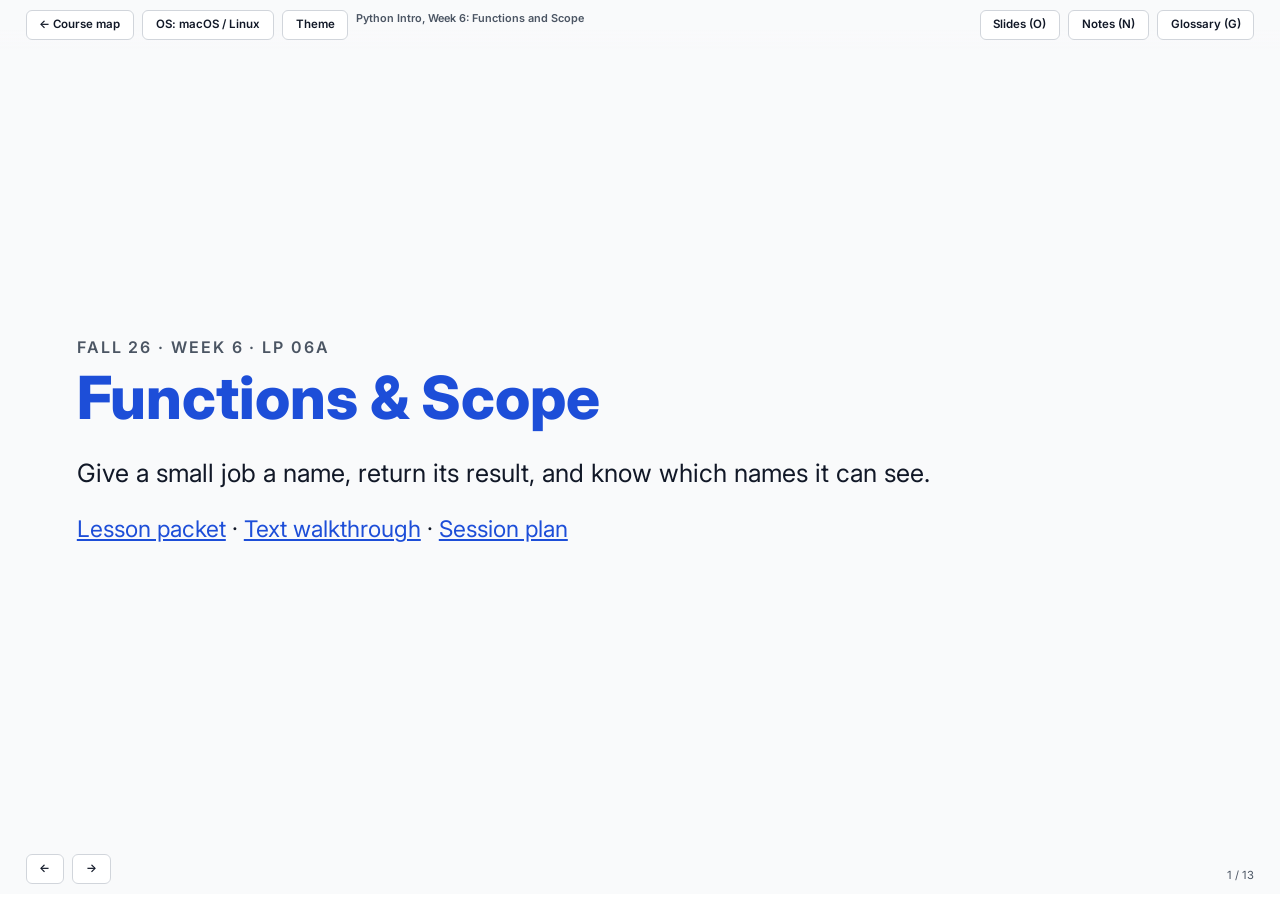
<file: week06/week06-slides.html>
<!DOCTYPE html>
<html lang="en" data-theme="dark">
<head>
<meta charset="UTF-8">
<link rel="icon" href="data:,">
  <meta name="viewport" content="width=device-width, initial-scale=1.0">
<title>Python Intro, Week 6: Functions and Scope</title>
<!-- Built by resources/slides/build.py from engine.html + a weekNN.js content file. Edit those, then rebuild. -->
<link rel="preconnect" href="https://fonts.googleapis.com">
<link rel="preconnect" href="https://fonts.gstatic.com" crossorigin>
<link href="https://fonts.googleapis.com/css2?family=Inter:wght@400;600;800&family=Fira+Code:wght@400;600&display=swap" rel="stylesheet">
<style>
:root {
  --bg: #121212;
  --text: #f0f0f0;
  --muted: #a3a3a3;
  --yellow: #fcd34d;   /* working folder, edits */
  --blue: #60a5fa;     /* steps, staging */
  --green: #34d399;    /* success, committed */
  --purple: #c084fc;   /* GitHub, upstream */
  --red: #f87171;      /* warnings */
  --card: #1e1e1e;
  --code-bg: #2a2a2a;
  --border: #404040;
  --on-accent: #111111;
  --font: 'Inter', system-ui, -apple-system, 'Segoe UI', sans-serif;
  --mono: 'Fira Code', ui-monospace, Consolas, 'Courier New', monospace;
  color-scheme: dark;
}
html[data-theme="light"] {
  --bg: #f9fafb;
  --text: #111827;
  --muted: #4b5563;
  --yellow: #a16207;
  --blue: #1d4ed8;
  --green: #047857;
  --purple: #7e22ce;
  --red: #b91c1c;
  --card: #ffffff;
  --code-bg: #eef0f3;
  --border: #d1d5db;
  --on-accent: #ffffff;
  color-scheme: light;
}
* { box-sizing: border-box; margin: 0; padding: 0; }
html, body { height: 100%; }
body {
  font-family: var(--font);
  background: var(--bg);
  color: var(--text);
  font-size: clamp(16px, 1.1vw + 0.55rem, 24px);
  line-height: 1.5;
  overflow: hidden;
  transition: background-color .25s, color .25s;
}
a { color: var(--blue); }
button, summary { font: inherit; }

/* ---------- Top bar and nav ---------- */
#topbar {
  position: fixed; inset: 0 0 auto 0; z-index: 100;
  display: flex; justify-content: space-between; align-items: center; gap: .5rem;
  padding: .6rem max(16px, 2vw); pointer-events: none; flex-wrap: wrap;
  background: linear-gradient(var(--bg) 60%, transparent);
}
#topbar .group { display: flex; gap: .5rem; pointer-events: auto; flex-wrap: wrap; }
.btn {
  background: var(--card); color: var(--text); border: 1px solid var(--border);
  padding: .35rem .8rem; border-radius: 6px; cursor: pointer; font-size: .72rem; font-weight: 600;
}
.btn.link { text-decoration: none; display: inline-flex; align-items: center; }
.btn:hover { border-color: var(--blue); }
.btn:focus-visible, summary:focus-visible, .chip:focus-visible, .draggable:focus-visible, .dropzone:focus-visible, input:focus-visible {
  outline: 3px solid var(--yellow); outline-offset: 2px;
}
.btn.primary { background: var(--blue); color: var(--on-accent); border-color: var(--blue); }
#deck-title { font-size: .68rem; color: var(--muted); font-weight: 600; pointer-events: none; }
#navbtns { position: fixed; left: max(16px, 2vw); bottom: 1rem; z-index: 100; display: flex; gap: .5rem; }
#counter { position: fixed; right: max(16px, 2vw); bottom: 1rem; z-index: 100; font-size: .7rem; color: var(--muted); }
#progress { position: fixed; left: 0; right: 0; bottom: 0; height: 6px; background: var(--card); z-index: 100; }
#progress > div { height: 100%; width: 0; background: var(--blue); transition: width .3s; }

/* ---------- Slides ---------- */
#deck { position: fixed; inset: 0; }
.slide {
  position: absolute; inset: 0; display: none; overflow-y: auto;
  padding: 4.6rem max(16px, 6vw) 4.6rem;
}
.slide.active { display: block; animation: fade .3s ease; }
@keyframes fade { from { opacity: 0; } to { opacity: 1; } }
.slide-inner { max-width: 1240px; margin: 0 auto; min-height: 100%; display: flex; flex-direction: column; justify-content: center; }
.layout { display: grid; grid-template-columns: minmax(0, 1fr) minmax(15rem, 20rem); gap: 2rem; align-items: start; }
.layout.solo { grid-template-columns: minmax(0, 1fr); }
@media (max-width: 900px) { .layout { grid-template-columns: minmax(0, 1fr); } }

h1 { font-size: 2.6em; line-height: 1.1; color: var(--blue); margin-bottom: .4em; font-weight: 800; }
h2 { font-size: 1.75em; line-height: 1.15; margin-bottom: .55em; font-weight: 800; }
h3 { font-size: 1.15em; color: var(--yellow); margin: .9em 0 .4em; font-weight: 800; }
p, ul, ol { margin-bottom: .8em; }
ul, ol { padding-left: 1.4em; }
li { margin-bottom: .3em; }
.kicker { text-transform: uppercase; letter-spacing: .12em; font-size: .7em; color: var(--muted); font-weight: 600; margin-bottom: .4em; }
.lead { font-size: 1.1em; }
.muted { color: var(--muted); }
.small { font-size: .82em; }
.y { color: var(--yellow); font-weight: 700; } .b { color: var(--blue); font-weight: 700; }
.g { color: var(--green); font-weight: 700; } .p { color: var(--purple); font-weight: 700; } .r { color: var(--red); font-weight: 700; }
.cols { display: grid; grid-template-columns: repeat(auto-fit, minmax(16rem, 1fr)); gap: 1.2rem; }
.panel { background: var(--card); border: 1px solid var(--border); border-radius: 10px; padding: 1rem 1.2rem; }
.panel h3:first-child { margin-top: 0; }
kbd { font-family: var(--mono); font-size: .8em; border: 1px solid var(--border); border-bottom-width: 3px; border-radius: 5px; padding: 0 .35em; background: var(--code-bg); }

code { font-family: var(--mono); background: var(--code-bg); padding: .1em .35em; border-radius: 4px; font-size: .86em; }
pre {
  position: relative; background: var(--code-bg); border: 1px solid var(--border); border-radius: 8px;
  padding: .8rem 1rem; margin-bottom: .9em; overflow-x: auto; font-family: var(--mono); font-size: .76em; line-height: 1.55;
}
pre code { background: none; padding: 0; font-size: 1em; }
pre.cmd { padding-right: 5.2rem; border-left: 4px solid var(--blue); }
pre.out { border-left: 4px solid var(--green); color: var(--muted); }
pre.out::before { content: "output"; display: block; font-family: var(--font); font-size: .75em; text-transform: uppercase; letter-spacing: .1em; color: var(--green); margin-bottom: .3em; }
.cmt { color: var(--muted); }
.copy { position: absolute; top: .45rem; right: .45rem; font-size: .7rem; padding: .2rem .55rem; }

.tbl-wrap { overflow-x: auto; margin-bottom: .9em; }
table.tbl { width: 100%; border-collapse: collapse; font-size: .82em; }
.tbl th, .tbl td { text-align: left; padding: .45em .7em; border-bottom: 1px solid var(--border); vertical-align: top; }
.tbl th { color: var(--blue); font-weight: 700; }
.tbl code { white-space: nowrap; }
.badge { display: inline-block; font-size: .68em; font-weight: 700; padding: .05em .45em; border-radius: 4px; border: 1px solid var(--yellow); color: var(--yellow); margin-left: .35em; vertical-align: middle; white-space: nowrap; }

.callout { border-radius: 8px; padding: .8rem 1rem; margin: .8em 0; border: 1px solid; }
.callout strong:first-child { display: block; margin-bottom: .2em; }
.callout.warn { border-color: var(--red); background: color-mix(in srgb, var(--red) 12%, transparent); }
.callout.tip { border-color: var(--green); background: color-mix(in srgb, var(--green) 10%, transparent); }
.callout.note { border-color: var(--blue); background: color-mix(in srgb, var(--blue) 10%, transparent); }
.callout.gh { border-color: var(--purple); background: color-mix(in srgb, var(--purple) 10%, transparent); }
.joke { border-left: 4px solid var(--purple); padding: .5rem 1rem; margin-top: 1em; font-size: .85em; color: var(--muted); }

details.reveal { margin: .8em 0; border: 1px dashed var(--blue); border-radius: 8px; padding: .6rem .9rem; }
details.reveal > summary { cursor: pointer; font-weight: 700; color: var(--blue); }
details.reveal > summary::marker { content: "🤔 "; }
details.reveal[open] > summary::marker { content: "💡 "; }
details.reveal > div { margin-top: .6em; }

/* OS-specific text: hidden by default, shown for the active OS */
.os-win, .os-mac { display: none; }
html[data-os="windows"] .os-win, html[data-os="mac"] .os-mac { display: inline; }
html[data-os="windows"] div.os-win, html[data-os="mac"] div.os-mac { display: block; }

/* ---------- Companion cards ---------- */
.companions { display: flex; flex-direction: column; gap: 1rem; }
.companions { font-size: .82em; }
.companion { background: var(--card); border: 1px solid var(--border); border-left: 6px solid var(--yellow); border-radius: 0 10px 10px 0; padding: .7rem .9rem; }
.companion .tag { font-size: .62em; text-transform: uppercase; letter-spacing: .12em; color: var(--muted); font-weight: 700; }
.companion .term { font-size: 1.2em; font-weight: 800; color: var(--yellow); line-height: 1.2; margin: .1em 0; }
.companion .say { font-family: var(--mono); font-size: .72em; color: var(--muted); }
.companion .meaning { margin: .35em 0; font-size: .95em; }
.companion .origin { font-size: .8em; color: var(--muted); margin-bottom: .35em; }
.companion .usage { font-size: .8em; font-style: italic; color: var(--muted); border-top: 1px solid var(--border); padding-top: .35em; }

/* ---------- Drawers ---------- */
.drawer {
  position: fixed; top: 0; right: 0; bottom: 0; width: min(440px, 100vw); z-index: 200;
  background: var(--card); border-left: 1px solid var(--border); padding: 1.4rem 1.4rem 3rem; overflow-y: auto;
  transform: translateX(100%); visibility: hidden; transition: transform .3s ease, visibility 0s linear .3s;
  box-shadow: -6px 0 18px rgba(0,0,0,.35); font-size: .8em;
}
.drawer.open { transform: translateX(0); visibility: visible; transition: transform .3s ease; }
.drawer h2 { font-size: 1.4em; padding-right: 3rem; border-bottom: 1px solid var(--border); padding-bottom: .4em; }
.drawer .close { position: absolute; top: 1rem; right: 1rem; }
.note-row { margin-bottom: 1em; }
.note-row b { display: block; color: var(--blue); font-size: .8em; text-transform: uppercase; letter-spacing: .08em; }
.gloss { padding: .6em 0; border-bottom: 1px solid var(--border); }
.gloss .gterm { font-weight: 800; color: var(--yellow); }
.gloss.locked { opacity: .45; }
.gloss.locked .gdef { filter: blur(4px); user-select: none; }
.gloss .lock { font-size: .75em; color: var(--muted); }
#gloss-count { color: var(--muted); margin-bottom: .6em; }

/* ---------- Overview ---------- */
body.overview #deck { position: fixed; inset: 0; overflow-y: auto; display: grid; grid-template-columns: repeat(auto-fill, minmax(260px, 1fr)); gap: 1rem; padding: 4.5rem 1.5rem 2rem; align-content: start; }
body.overview .slide { position: relative; inset: auto; display: block; height: 170px; overflow: hidden; padding: .8rem; font-size: 7px; border: 2px solid var(--border); border-radius: 8px; cursor: pointer; background: var(--bg); }
body.overview .slide.active { border-color: var(--blue); }
body.overview .slide .slide-inner { justify-content: flex-start; }
body.overview .slide::after { content: attr(data-num) ". " attr(aria-label); position: absolute; left: 0; right: 0; bottom: 0; padding: .3rem .5rem; font-size: 12px; font-weight: 700; background: var(--card); border-top: 1px solid var(--border); }
body.overview #navbtns, body.overview #counter, body.overview #progress { display: none; }

/* ---------- Quiz ---------- */
.quiz { background: var(--card); border: 1px solid var(--border); border-radius: 10px; padding: 1.2rem; max-width: 900px; }
.quiz .qcount { font-size: .75em; color: var(--muted); margin-bottom: .4em; }
.quiz h3 { color: var(--text); margin-top: 0; }
.quiz .opts { display: flex; flex-direction: column; gap: .6rem; margin: 1rem 0; }
.quiz .opt { text-align: left; padding: .75rem 1rem; border-radius: 8px; border: 2px solid var(--border); background: var(--bg); color: var(--text); cursor: pointer; font-size: .9em; }
.quiz .opt:hover:not(:disabled) { border-color: var(--blue); }
.quiz .opt:disabled { cursor: default; }
.quiz .opt.right { border-color: var(--green); }
.quiz .opt.right::before { content: "✓ "; color: var(--green); font-weight: 800; }
.quiz .opt.wrong { border-color: var(--red); }
.quiz .opt.wrong::before { content: "✗ "; color: var(--red); font-weight: 800; }
.quiz .fb { min-height: 1.5em; margin-bottom: .8em; }

/* ---------- Jargon decoder ---------- */
.jargon { font-size: 1.15em; line-height: 2.1; text-align: center; margin: .6em 0; }
.chip { display: inline-block; border: 2px solid var(--blue); background: var(--code-bg); color: var(--text); border-radius: 6px; padding: 0 .45em; cursor: pointer; line-height: 1.6; font-size: 1em; }
.chip:hover { background: color-mix(in srgb, var(--blue) 25%, transparent); }
.chip.done { border-color: var(--green); cursor: default; }
.chip .m { display: block; font-size: .62em; color: var(--green); font-weight: 700; line-height: 1.3; }
.jargon-result { text-align: center; color: var(--green); font-weight: 700; min-height: 1.5em; }

/* ---------- Matching game ---------- */
.match { display: grid; grid-template-columns: minmax(8rem, 14rem) minmax(0, 1fr); gap: 1rem; margin-top: .6em; }
@media (max-width: 600px) { .match { grid-template-columns: minmax(0, 1fr); } }
.match .col { display: flex; flex-direction: column; gap: .6rem; }
.draggable { background: var(--card); border: 2px solid var(--yellow); border-radius: 8px; padding: .55rem .8rem; cursor: grab; font-weight: 700; text-align: center; touch-action: manipulation; }
.draggable.sel { outline: 3px solid var(--yellow); outline-offset: 2px; }
.draggable.used { display: none; }
.dropzone { background: var(--code-bg); border: 2px dashed var(--border); border-radius: 8px; padding: .55rem .8rem; cursor: pointer; font-size: .85em; touch-action: manipulation; }
.dropzone.over { border-color: var(--blue); }
.dropzone.correct { border: 2px solid var(--green); cursor: default; }
.dropzone.correct::before { content: "✓ "; color: var(--green); font-weight: 800; }
.dropzone.shake { animation: shake .45s; border-color: var(--red); }
@keyframes shake { 25% { transform: translateX(-5px); } 75% { transform: translateX(5px); } }
.match-status { font-weight: 700; min-height: 1.5em; margin-top: .6em; grid-column: 1 / -1; }

/* ---------- Terminal simulator ---------- */
.term-sim { background: #0b0b0b; color: #e5e7eb; border: 1px solid #333; border-radius: 10px; font-family: var(--mono); font-size: .72em; height: 15em; overflow-y: auto; padding: .8rem 1rem; }
.term-sim .line { white-space: pre-wrap; word-break: break-word; }
.term-sim .echo { color: #9ca3af; }
.term-sim .in { display: flex; align-items: center; gap: .5em; }
.term-sim .pr { color: #34d399; white-space: nowrap; }
.term-sim input { flex: 1; min-width: 4em; background: transparent; border: none; color: #fff; font: inherit; outline: none; }
.term-sim input:focus-visible { outline: none; }
.term-sim:focus-within { border-color: #34d399; }

/* ---------- Git staging visualizer ---------- */
.gitviz .cols4 { display: grid; grid-template-columns: repeat(4, minmax(0, 1fr)); gap: .7rem; }
@media (max-width: 760px) { .gitviz .cols4 { grid-template-columns: repeat(2, minmax(0, 1fr)); } }
.gitviz .zone { background: var(--card); border: 1px solid var(--border); border-top: 5px solid; border-radius: 8px; padding: .6rem; min-height: 9.5em; }
.gitviz .zone h4 { font-size: .72em; text-transform: uppercase; letter-spacing: .08em; margin-bottom: .4em; }
.gitviz .zone .sub { font-size: .62em; color: var(--muted); margin-bottom: .5em; }
.gitviz .z1 { border-top-color: var(--yellow); } .gitviz .z2 { border-top-color: var(--blue); }
.gitviz .z3 { border-top-color: var(--green); } .gitviz .z4 { border-top-color: var(--purple); }
.gitviz .card { font-family: var(--mono); font-size: .62em; border: 1px solid var(--border); border-radius: 6px; padding: .35em .5em; margin-bottom: .4em; background: var(--bg); animation: fade .35s; }
.gitviz .card .st { display: block; font-family: var(--font); font-size: .9em; color: var(--muted); }
.gitviz .controls { display: flex; flex-wrap: wrap; gap: .5rem; margin: .8rem 0; align-items: center; }
.gitviz .controls input { font-family: var(--mono); font-size: .7rem; padding: .35rem .5rem; border-radius: 6px; border: 1px solid var(--border); background: var(--code-bg); color: var(--text); min-width: 14em; flex: 1; }
.gitviz pre { min-height: 6em; max-height: 13em; overflow-y: auto; }

/* ---------- Undo guide ---------- */
.undo { background: var(--card); border: 1px solid var(--border); border-radius: 10px; padding: 1rem 1.2rem; }
.undo .trail { font-size: .75em; color: var(--muted); margin-bottom: .5em; }
.undo .q { font-size: 1.1em; font-weight: 800; margin-bottom: .6em; }
.undo .row { display: flex; gap: .6rem; flex-wrap: wrap; }
.undo .answer { border-left: 5px solid var(--blue); padding-left: .9rem; }

/* ---------- Flow diagram (step → step) ---------- */
.flow { display: grid; grid-template-columns: minmax(0,1fr) auto minmax(0,1fr) auto minmax(0,1fr) auto minmax(0,1fr); gap: .4rem; align-items: stretch; margin: .6em 0 .9em; }
.flow .step { background: var(--card); border: 1px solid var(--border); border-top: 5px solid var(--border); border-radius: 8px; padding: .55rem .7rem; font-size: .74em; display: flex; flex-direction: column; gap: .2em; }
.flow .step b { font-size: 1.1em; }
.flow .step em { color: var(--muted); }
.flow .s1 { border-top-color: var(--yellow); } .flow .s1 b { color: var(--yellow); }
.flow .s2 { border-top-color: var(--blue); } .flow .s2 b { color: var(--blue); }
.flow .s3 { border-top-color: var(--green); } .flow .s3 b { color: var(--green); }
.flow .s4 { border-top-color: var(--purple); } .flow .s4 b { color: var(--purple); }
.flow .arrow { display: flex; flex-direction: column; justify-content: center; align-items: center; font-size: .66em; color: var(--muted); text-align: center; }
.flow .arrow::after { content: "\2192"; font-size: 1.8em; line-height: 1; color: var(--text); }
@media (max-width: 900px) {
  .flow { grid-template-columns: minmax(0,1fr); }
  .flow .arrow { flex-direction: row; gap: .4em; }
  .flow .arrow::after { content: "\2193"; font-size: 1.3em; }
}

[data-glossary-grid] { display: grid; grid-template-columns: repeat(auto-fill, minmax(17rem, 1fr)); gap: .5rem; font-size: .66em; }
[data-glossary-grid] .item { background: var(--card); border: 1px solid var(--border); border-radius: 8px; padding: .45rem .7rem; }
[data-glossary-grid] .item b { color: var(--yellow); display: block; }
.glossary-grid .item b { color: var(--yellow); display: block; }

@media (max-width: 600px) {
  .slide { padding-top: 6.2rem; }
  h1 { font-size: 2em; }
  h2 { font-size: 1.45em; }
  #deck-title { display: none; }
}
@media (prefers-reduced-motion: reduce) { * { animation: none !important; transition: none !important; } }
</style>
</head>
<body>
<header id="topbar">
  <div class="group">
    <a class="btn link" href="../index.html" aria-label="Back to the course learning hub">← Course map</a>
    <button class="btn" id="btn-os" type="button" aria-label="Switch operating system for commands">OS: Windows</button>
    <button class="btn" id="btn-theme" type="button" aria-label="Switch light or dark theme">Theme</button>
    <span id="deck-title"></span>
  </div>
  <div class="group">
    <button class="btn" id="btn-overview" type="button" title="Overview (O)">Slides (O)</button>
    <button class="btn" id="btn-notes" type="button" title="Speaker notes (N)" aria-controls="drawer-notes">Notes (N)</button>
    <button class="btn" id="btn-glossary" type="button" title="Glossary (G)" aria-controls="drawer-glossary">Glossary (G)</button>
  </div>
</header>

<main id="deck" aria-live="polite"></main>

<nav id="navbtns" aria-label="Slide navigation">
  <button class="btn" id="btn-prev" type="button" aria-label="Previous slide">&larr;</button>
  <button class="btn" id="btn-next" type="button" aria-label="Next slide">&rarr;</button>
</nav>
<div id="counter"></div>
<div id="progress"><div></div></div>

<aside id="drawer-notes" class="drawer" role="dialog" aria-label="Speaker notes" aria-hidden="true">
  <button class="btn close" type="button" data-close="drawer-notes" aria-label="Close notes">X</button>
  <h2>Speaker Notes</h2>
  <div id="notes-body"></div>
</aside>
<aside id="drawer-glossary" class="drawer" role="dialog" aria-label="Glossary" aria-hidden="true">
  <button class="btn close" type="button" data-close="drawer-glossary" aria-label="Close glossary">X</button>
  <h2>Career Companion Glossary</h2>
  <p id="gloss-count"></p>
  <div id="gloss-body"></div>
</aside>

<script>
/* Course glossary: every "career companion" term, defined once.
   Definitions come from the vocabulary tables in README.md,
   resources/command-line-basics.md, and resources/git-commands.md.
   Each weekNN.js lists the ids it reviews and the ids it introduces.
   Rules: write a literal backslash as \\ ; escape < as &lt; ; no em dashes. */
window.GLOSSARY = [
    { id: "editor", term: "Editor / IDE", say: "ED-ih-ter, I-D-E",
      meaning: "The program where you write, edit, and save code. An IDE (Integrated Development Environment) bundles an editor with tools to run and inspect your code.",
      usage: "Which editor are you using for this project?" },
    { id: "terminal", term: "Terminal", say: "TER-mih-nul",
      meaning: "The window you type into.",
      usage: "Open a terminal and run the script." },
    { id: "shell", term: "Shell", say: "shell",
      meaning: "The program inside that window that reads your commands and runs them.",
      origin: "the outer layer wrapped around the operating system's core. Bash is a programmer pun: Bourne Again SHell.",
      usage: "Which shell are you in, PowerShell or zsh?" },
    { id: "prompt", term: "Prompt", say: "prompt",
      meaning: "The text waiting at the start of the line, telling you the shell is ready.",
      usage: "Read your prompt. Are you in the right folder?" },
    { id: "commandline", term: "Command line", say: "kuh-MAND line",
      meaning: "The general idea of controlling a computer by typing instead of clicking.",
      usage: "Can you run that from the command line instead of clicking through menus?" },
    { id: "option", term: "Option (flag)", say: "OP-shun",
      meaning: "The part of a command that adjusts what the program does, like --version.",
      usage: "Add the --version flag so we know exactly what you are running." },
    { id: "argument", term: "Argument", say: "ARG-yoo-ment",
      meaning: "The thing the program should act on, like hello.py.",
      usage: "You forgot the argument. Python needs to know which file to run." },
    { id: "directory", term: "Working directory", say: "dih-RECK-tor-ee",
      meaning: "The one folder your terminal is standing in right now. Every command runs from there.",
      usage: "Check your working directory before you run that." },
    { id: "path", term: "Path", say: "path",
      meaning: "The address of a file or folder. Absolute paths start from the top of the computer; relative paths start from where you are standing.",
      usage: "Paste me the full path to the file that won't open." },
    { id: "repository", term: "Repository (repo)", say: "rih-POZ-ih-tor-ee, or just REE-po",
      meaning: "A project folder that Git is tracking.",
      origin: "a storage place, like a depository.",
      usage: "Is that code in the repo yet?" },
    { id: "clone", term: "Clone", say: "klohn",
      meaning: "Download a repository from GitHub to your computer.",
      usage: "Clone the repo and you will have everything locally." },
    { id: "venv", term: "Virtual environment (venv)", say: "VUR-choo-ul en-VY-ron-ment, or VEE-env",
      meaning: "A clean room for your project's packages, so two projects never fight over versions.",
      usage: "Activate the venv before you install that package." },
    { id: "interactive", term: "Interactive mode", say: "in-ter-AK-tiv mode",
      meaning: "Python waiting at the >>> prompt for you to type Python code one line at a time.",
      usage: "Pop open interactive mode and test that one line real quick." },

    /* ---- Week 2: Git and GitHub (git-commands.md vocabulary table) ---- */
    { id: "commit", term: "Commit", say: "kuh-MIT",
      meaning: "A save point: a snapshot of your project plus a short message.",
      origin: "borrowed from databases, where committing makes a change permanent.",
      usage: "Commit that fix before you start the next feature." },
    { id: "staging", term: "Staging area", say: "STAY-jing AIR-ee-uh",
      meaning: "The waiting room where you collect changes for your next commit.",
      usage: "Stage only the files for this fix, then commit." },
    { id: "remote", term: "Remote", say: "rih-MOTE",
      meaning: "A copy of the repository that lives somewhere else, usually GitHub.",
      usage: "Which remote are you pushing to?" },
    { id: "origin", term: "origin", say: "OR-ih-jin",
      meaning: "The nickname for the remote you push your own work to.",
      usage: "Push your branch to origin and open a pull request." },
    { id: "upstream", term: "upstream", say: "UP-streem",
      meaning: "The nickname for the original repository your fork was copied from.",
      usage: "Pull from upstream so you have the latest changes." },
    { id: "fork", term: "Fork", say: "fork",
      meaning: "Make your own copy of someone else's repository, on GitHub.",
      origin: "a fork in the road, where your copy takes its own path.",
      usage: "Fork the repo and send your changes from there." },
    { id: "push", term: "Push", say: "push",
      meaning: "Upload your commits to GitHub.",
      usage: "Did you push? I don't see your changes yet." },
    { id: "pull", term: "Pull", say: "pull",
      meaning: "Download new commits from GitHub and combine them with yours.",
      usage: "Pull before you start, so you are working on the latest code." },
    { id: "branch", term: "Branch", say: "branch",
      meaning: "A separate line of save points, for trying an idea without touching the main one.",
      usage: "Make a branch for that experiment." },
    { id: "main", term: "main", say: "main",
      meaning: "The default branch, and the only one you need for most of this class.",
      usage: "Is main green, or did the last push break the build?" },
    { id: "variable", term: "Variable", say: "VAIR-ee-uh-bul", meaning: "A name that refers to a value in a program.", usage: "The variable score holds 72." },
    { id: "type", term: "Type", say: "type", meaning: "The kind of a value, such as text or an integer.", usage: "Check the type before comparing values." },
    { id: "condition", term: "Condition", say: "kun-DISH-un", meaning: "A true or false test that decides which code runs.", usage: "The condition checks whether the score is at least 70." },
    { id: "function", term: "Function", say: "FUNK-shun", meaning: "A named piece of code that can take inputs and return a result.", usage: "Call the function with a different score." },
    { id: "parse", term: "Parse", say: "parss", meaning: "Read text and turn it into a value with a known structure or type.", usage: "Parse the score text into an integer." },
    { id: "exception", term: "Exception", say: "ik-SEP-shun", meaning: "An error signal that interrupts normal execution unless code handles it.", usage: "Catch ValueError when the score text is invalid." },
    { id: "while", term: "While loop", say: "while loop", meaning: "A loop that repeats while its condition is true.", usage: "Use a while loop to count down to one." },
    { id: "iterate", term: "Iterate", say: "IT-uh-rayt", meaning: "Visit items or repeat a step, often one item at a time.", usage: "Iterate over every point before returning the total." },
    { id: "enumerate", term: "Enumerate", say: "ih-NOO-muh-rayt", meaning: "Pair each item in an iterable with a number as you loop.", usage: "Enumerate the names starting at one." },
    { id: "list", term: "List", say: "list", meaning: "An ordered, changeable collection of values.", usage: "The list keeps sign-ins in order." },
    { id: "dictionary", term: "Dictionary", say: "DIK-shun-air-ee", meaning: "A collection that maps keys to values.", usage: "Look up Ari's score in the dictionary." },
    { id: "set", term: "Set", say: "set", meaning: "A collection of unique values.", usage: "Use a set to check which names appeared." },
    { id: "tuple", term: "Tuple", say: "TOO-pul", meaning: "An ordered collection that you do not change in place.", usage: "Store the meeting hour and minute as a tuple." },
    { id: "sort", term: "Sort", say: "sort", meaning: "Arrange values in an order chosen by a rule or key.", usage: "Sort scores highest first and names alphabetically on ties." },
    { id: "slice", term: "Slice", say: "slyss", meaning: "Select part of an ordered collection by position.", usage: "Use [:2] to keep the first two ranked rows." },
    { id: "encoding", term: "Text encoding", say: "en-KOH-ding", meaning: "A rule for turning text into bytes and back, such as UTF-8.", usage: "Open the roster file with UTF-8 encoding." },
    { id: "class", term: "Class", say: "class", meaning: "A blueprint for objects that keep data and related behavior together.", usage: "Gradebook is a class." },
    { id: "instance", term: "Instance", say: "IN-stuns", meaning: "One object created from a class, with its own data.", usage: "Each Gradebook instance has its own scores." },
    { id: "comprehension", term: "Comprehension", say: "kom-prih-HEN-shun", meaning: "A compact way to build a collection from an iterable, optionally filtering items.", usage: "The comprehension keeps passing names." },
    { id: "decorator", term: "Decorator", say: "DEK-uh-ray-ter", meaning: "A function that wraps another function to add behavior.", usage: "The decorator logs a call before describe runs." },
    { id: "closure", term: "Closure", say: "KLOH-zher", meaning: "An inner function that keeps access to values from its enclosing function.", usage: "The closure remembers the threshold." },
    { id: "property", term: "Property", say: "PROP-er-tee", meaning: "A method read like an attribute through the @property decorator.", usage: "Read book.student_count without calling it." },
    { id: "stack", term: "Stack", say: "stack", meaning: "A collection where the last item added is the first one removed.", usage: "Push a topic, then pop the most recent topic." }
];
/* WEEK05B_ONLY_GLOSSARY */
window.WEEK05B_GLOSSARY = [
    { id: "iterate", term: "Iterate", say: "IT-uh-rayt", meaning: "Visit values one at a time or repeat a step.", usage: "Iterate over the waits and count each visit." },
    { id: "accumulator", term: "Accumulator", say: "uh-KYOO-myuh-lay-ter", meaning: "A variable that keeps a running result across loop visits.", usage: "Keep the total outside the loop and add each value." },
    { id: "sentinel", term: "Sentinel", say: "SEN-tuh-nul", meaning: "A special value that tells a loop when to stop.", usage: "The go signal is the sentinel for the reading loop." },
    { id: "linear_search", term: "Linear search", say: "LIN-ee-er serch", meaning: "Check values in order until a match is found or the list ends.", usage: "Count each room code compared during linear search." },
    { id: "binary_search", term: "Binary search", say: "BY-nuh-ree serch", meaning: "Search sorted values by checking the middle and discarding half of the remaining window.", usage: "Binary search the sorted room codes for 42." },
    { id: "comparison", term: "Comparison", say: "kum-PAIR-uh-sun", meaning: "A check between values that can guide a decision.", usage: "Count how many comparisons the search makes." },
    { id: "pass", term: "Sorting pass", say: "pass", meaning: "One sweep through the active part of a list during a sorting algorithm.", usage: "Trace the list after one bubble pass." },
    { id: "swap", term: "Swap", say: "swop", meaning: "Exchange the positions of two values.", usage: "Swap neighboring values when they are out of order." },
    { id: "range", term: "range", say: "raynj", meaning: "A sequence of integers from a start toward an excluded stop, moving by a step.", usage: "range(2, 10, 3) visits 2, 5, and 8." },
    { id: "enumerate", term: "enumerate", say: "ih-NOO-muh-rayt", meaning: "Pair each visited value with its position in a loop.", usage: "Use enumerate to get both index and room code." },
    { id: "while", term: "while loop", say: "while loop", meaning: "Repeat while a condition remains true.", usage: "Bound the while loop with an attempt count." },
    { id: "nested_loop", term: "Nested loop", say: "NES-tid loop", meaning: "A loop inside another loop, often used to visit pairs of values.", usage: "Check each earlier item against later items." },
    { id: "bubble_sort", term: "Bubble sort", say: "BUH-bul sort", meaning: "Repeatedly compare neighboring values and swap those out of order.", usage: "Trace the list after each bubble pass." },
    { id: "selection_sort", term: "Selection sort", say: "suh-LEK-shun sort", meaning: "Choose the smallest remaining value and place it in the next open position.", usage: "Select the smallest item for the first position." }
];
/* WEEK06_ONLY_GLOSSARY */
window.WEEK06_GLOSSARY = [
    { id: "parameter", term: "Parameter", say: "puh-RAM-ih-ter", meaning: "A name in a function definition that receives a value when called.", usage: "The parameter city receives Detroit." },
    { id: "argument", term: "Argument", say: "AR-gyuh-ment", meaning: "A value supplied by a caller for a function parameter.", usage: "Detroit is the argument passed for city." },
    { id: "default", term: "Default value", say: "dee-FAWLT", meaning: "A value a parameter uses when the caller omits that argument.", usage: "The stamp defaults to standard." },
    { id: "keyword_argument", term: "Keyword argument", say: "KEE-wurd AR-gyuh-ment", meaning: "An argument written with its parameter name at the call site.", usage: "Pass stamp=express to name the choice." },
    { id: "return_value", term: "Return value", say: "ri-TURN VAL-yoo", meaning: "A value a function hands back to its caller.", usage: "Store the returned agenda text before printing it." },
    { id: "scope", term: "Scope", say: "skohp", meaning: "The region where a name can be used to refer to its value.", usage: "A local name belongs to its function call." },
    { id: "shadowing", term: "Shadowing", say: "SHAD-oh-ing", meaning: "Using the same name in an inner scope so it hides an outer name there.", usage: "A nested theme name need not change the module theme." },
    { id: "docstring", term: "Docstring", say: "DOK-string", meaning: "A string under a definition that explains a function's purpose and contract.", usage: "Read the docstring before changing a TODO." },
    { id: "refactor", term: "Refactor", say: "ree-FAK-ter", meaning: "Reshape code for clarity while keeping its useful behavior.", usage: "Move one agenda-row rule into a helper." },
    { id: "closure", term: "Closure", say: "KLOH-zher", meaning: "A returned function that remembers a value from an enclosing call.", usage: "Each visit tracker remembers its own count." }
];

</script>
<script>
/* Week 6 Functions and Scope. Rebuild with python resources/slides/build.py. */
window.GLOSSARY.push(...window.WEEK06_GLOSSARY);
window.DECK = {
  title: "Python Intro, Week 6: Functions and Scope",
  terms: {
    review: ["function", "variable", "condition", "list"],
    fresh: ["parameter", "argument", "default", "keyword_argument", "return_value", "scope", "shadowing", "docstring", "refactor", "closure"]
  },
  slides: [
    {
      title: "Functions and Scope",
      html: `<p class="kicker">Fall 26 · Week 6 · LP 06A</p><h1>Functions &amp; Scope</h1><p class="lead">Give a small job a name, return its result, and know which names it can see.</p><p><a href="../lp06a-functions-and-scope/README.md">Lesson packet</a> · <a href="../lp06a-functions-and-scope/week06-walkthrough.md">Text walkthrough</a> · <a href="../lp06a-functions-and-scope/run-of-show.md">Session plan</a></p>`,
      notes: { timing: "3 min", talking: "This packet uses event and library text, not the graded assignment. Ask for predictions before revealing output.", question: "What repeated job in last week's work could have a name?", failure: "If learners start discussing the graded refactor, return to these separate examples.", action: "Name parameters, return values, scope, and refactoring." }
    },
    {
      title: "Define, call, return",
      companions: ["function", "parameter", "argument", "return_value"],
      html: `<h2>Define, call, return</h2><pre class="cmd"><code>def shelf_tag(title, shelf):
    return f"{shelf}: {title}"

tag = shelf_tag("Night Sky", "Science")</code></pre><p>Parameters: <code>title</code>, <code>shelf</code>. Arguments: the two call strings. <code>return</code> hands back a value.</p><details class="reveal"><summary>Predict tag</summary><div><code>Science: Night Sky</code>. The function does not print by itself.</div></details>`,
      notes: { timing: "7 min", talking: "Point to definition, parameters, call, arguments, and returned value in that order.", question: "What value is stored in tag? Science: Night Sky.", failure: "If students think defining runs the body, point to the later call line.", action: "Ask what one missing argument would cause." }
    },
    {
      title: "Defaults and named choices",
      companions: ["default", "keyword_argument"],
      html: `<h2>Defaults and named choices</h2><pre class="cmd"><code>def postcard(city, stamp="standard"):
    return f"{city} / {stamp}"

postcard("Detroit")
postcard("Detroit", stamp="express")</code></pre><p>A default is used only when that argument is omitted. A keyword argument names the choice at the call site.</p><details class="reveal"><summary>Predict both results</summary><div><code>Detroit / standard</code> and <code>Detroit / express</code>. An explicitly empty stamp would stay empty.</div></details>`,
      notes: { timing: "8 min", talking: "Contrast omitted and supplied arguments; do not treat an empty string as omitted.", question: "Which call uses the default? The first.", failure: "If learners think keyword arguments change the definition, keep the two lines side by side.", action: "Ask for a call that chooses priority postage." }
    },
    {
      title: "A printed line is not a return",
      companions: ["return_value"],
      html: `<h2>A printed line is not a return</h2><pre class="cmd"><code>def announce_tag(title):
    print("Announced:", title)

result = announce_tag("Field Guide")
print(result)</code></pre><p>Printing changes the terminal. Returning hands a value to the caller so it can store, combine, or display it later.</p><details class="reveal"><summary>Predict both printed lines</summary><div><code>Announced: Field Guide</code>, then <code>None</code>. This function has no return statement.</div></details>`,
      notes: { timing: "9 min", talking: "Store the call result visibly. We Do: inspect the print-only starter in repair_price_line without completing it for students.", question: "Why is result None when the first line looks right? Print does not return text.", failure: "If output and return blur, assign the call to a variable and inspect that variable.", action: "Ask which choice makes a function reusable by a different caller." }
    },
    {
      title: "Local and module names",
      companions: ["scope"],
      html: `<h2>Local and module names</h2><pre class="cmd"><code>theme = "sky"

def card_color(place):
    label = f"{place}:{theme}"
    return label

card_color("hall")</code></pre><p><code>label</code> belongs to the function call. The function can read the module's <code>theme</code>, but that does not move <code>label</code> into the module.</p><details class="reveal"><summary>Predict the result and module theme</summary><div>The result is <code>hall:sky</code>. The module theme remains <code>sky</code>.</div></details>`,
      notes: { timing: "8 min", talking: "Draw a module box and a call box. Put label only in the call box.", question: "Which name can a caller receive through return? The label value.", failure: "If students imagine every name is global, point to the function boundary.", action: "Ask learners to point to where label is created." }
    },
    {
      title: "Shadowing changes which name you see",
      companions: ["shadowing", "scope"],
      html: `<h2>Shadowing changes which name you see</h2><pre class="cmd"><code>theme = "sky"

def make_card(place):
    def inner():
        theme = f"{place}:local"
        return theme
    return inner()

make_card("hall")</code></pre><p>The inner <code>theme</code> hides the module name inside that nested call. It does not replace the module value.</p><details class="reveal"><summary>Predict the returned text and outer theme</summary><div><code>hall:local</code> is returned. The module <code>theme</code> is still <code>sky</code>.</div></details>`,
      notes: { timing: "8 min", talking: "Trace the inner and module names as two boxes. Then point to repair_shadowed_prefix as a different accidental shadow.", question: "Which theme is visible inside inner? Its local name.", failure: "If someone expects the module value to change, rerun the call and print the module name afterward.", action: "Ask why a custom prefix could be lost by reassignment." }
    },
    {
      title: "A safe collection default",
      companions: ["default"],
      html: `<h2>A safe collection default</h2><pre class="cmd"><code>def add_stop(stop, stops=None):
    if stops is None:
        stops = []
    return [*stops, stop]

add_stop("A")
add_stop("B")</code></pre><p>A fresh list avoids surprising shared state across calls. Defaults are chosen when the function is defined, not rebuilt for each call.</p><details class="reveal"><summary>Predict both returned lists</summary><div><code>["A"]</code> and <code>["B"]</code>. Neither omitted call inherits the other stop.</div></details>`,
      notes: { timing: "7 min", talking: "Keep this as a short extension of default parameters. Show the two independent calls.", question: "Why use None rather than a list default here? To make a fresh list for each omitted call.", failure: "If the first list appears to persist, have learners run the two calls separately.", action: "Ask whether a caller-supplied list is changed by this function." }
    },
    {
      title: "A docstring states the contract",
      companions: ["docstring"],
      html: `<h2>A docstring states the contract</h2><pre class="cmd"><code>def agenda_line(time, activity):
    """Return one event line."""
    return f"{time} | {activity}"</code></pre><p>A useful docstring says what the function returns and any important edge case. The practice file adds a worked example and edge case for every TODO.</p><details class="reveal"><summary>Predict agenda_line("9 AM", "Doors")</summary><div><code>9 AM | Doors</code>. The docstring describes a returned line, so a print-only body would break its contract.</div></details>`,
      notes: { timing: "6 min", talking: "Read the docstring before the body. Explain that examples and edge cases are part of the student starter contracts.", question: "What does this docstring promise? One returned event line.", failure: "If students treat a docstring as executable output, point out that the return line performs the job.", action: "Ask for one edge case the docstring could also state." }
    },
    {
      title: "Refactor the event agenda",
      companions: ["refactor", "return_value"],
      html: `<h2>Refactor the event agenda</h2><pre class="cmd"><code>def agenda_line(time, activity):
    return f"{time} | {activity}"

def agenda_text(heading, entries):
    lines = [heading]
    for time, activity in entries:
        lines.append(agenda_line(time, activity))
    return "\\n".join(lines)</code></pre><p>One helper owns the row format; the outer function owns the complete block. The caller decides whether to print it.</p><details class="reveal"><summary>Predict one entry under Monday</summary><div><code>Monday</code> on the first line and <code>9 AM | Doors</code> on the second. The returned text has one newline.</div></details>`,
      notes: { timing: "10 min", talking: "I Do the helper, then We Do the outer caller. Keep this event scenario separate from the graded menu refactor.", question: "Which function owns the row format? agenda_line.", failure: "If a helper prints instead of returning, the outer join receives None and cannot build the text.", action: "Ask what changes if a second agenda entry is added." }
    },
    {
      title: "An inner function remembers",
      companions: ["closure", "scope"],
      html: `<h2>An inner function remembers</h2><pre class="cmd"><code>def make_click_counter(start=0):
    count = start
    def click():
        nonlocal count
        count += 1
        return count
    return click</code></pre><p>This is an extension. Each call to <code>make_click_counter</code> creates an independent local count.</p><details class="reveal"><summary>Predict two calls from start 2</summary><div>The returned counter gives <code>3</code>, then <code>4</code>. A different counter has its own state.</div></details>`,
      notes: { timing: "8 min", talking: "Keep the core target on def, defaults, return, and scope; the closure is optional stretch work.", question: "Why does a second counter not inherit the first one's count? Each outer call creates new local state.", failure: "If nonlocal is unfamiliar, trace only the count box before explaining the keyword.", action: "Ask what one fresh default counter returns first." }
    },
    {
      title: "Match the vocabulary",
      html: `<h2>Match the vocabulary</h2><p>Pair each term with its meaning before you run the check.</p><div data-match="w6"></div>`,
      notes: { timing: "4 min", talking: "Let learners work in pairs, then read one pairing aloud with an example from today.", question: "Which pairing was hardest to decide? Return to the slide where that term appeared.", failure: "If two terms blur, trace one example of each side by side.", action: "Ask each learner to use one term in a sentence." }
    },
    {
      title: "Run the local check",
      html: `<h2>Run the local check</h2><p>From the repository root, replace one TODO, then run:</p><pre class="cmd"><code>python lp06a-functions-and-scope/check.py</code></pre><p>Each of eleven exercises gets <code>PASS</code>, <code>FAIL</code> with an input and nudge, or <code>NOT STARTED</code>. Open <a href="../lp06a-functions-and-scope/hints.md">hints.md</a> one level at a time.</p><details class="reveal"><summary>Predict the untouched starter result</summary><div>Eleven <code>NOT STARTED</code> lines. Choose a Warm-up or Fix it before a Build exercise.</div></details>`,
      notes: { timing: "8 min", talking: "You Do: let students choose one non-graded event or text task and run its check.", question: "What does NOT STARTED mean? The function still raises its TODO.", failure: "If the command cannot find check.py, return to the repository root.", action: "Ask each student to explain one test input before editing." }
    },
    {
      title: "Week 6 check",
      html: `<h2>Week 6 check</h2><div data-quiz="w6"></div><p>Use the <a href="../lp06a-functions-and-scope/week06-walkthrough.md">text walkthrough</a> to revisit a trace. Try the packet before reading its reference answers.</p>`,
      notes: { timing: "8 min", talking: "Ask for a reason after every quiz choice, then close with one prediction, observed result, and explanation.", question: "Which function boundary still needs another example?", failure: "If interaction is unavailable, read the question and choices aloud.", action: "Collect one return-value and one scope explanation." }
    }
  ],
  quizzes: { w6: [
    { q: "What is a parameter?", options: [{ text: "A name in a function definition", correct: true }, { text: "A printed result" }, { text: "A module folder" }], why: "The definition names parameters; callers supply arguments." },
    { q: "When is a default value used?", options: [{ text: "When that argument is omitted", correct: true }, { text: "Whenever it is an empty string" }, { text: "Only after a print call" }], why: "An explicitly supplied value is used even if it is empty." },
    { q: "What does announce_tag return without a return statement?", options: [{ text: "None", correct: true }, { text: "Its printed line" }, { text: "The title twice" }], why: "Printing and returning are separate actions." },
    { q: "What happens to module theme when inner assigns a local theme?", options: [{ text: "It stays sky", correct: true }, { text: "It becomes hall:local" }, { text: "It disappears" }], why: "The nested assignment belongs to its own scope." },
    { q: "Why is None useful as a collection default here?", options: [{ text: "It allows a fresh list per omitted call", correct: true }, { text: "It sorts the list" }, { text: "It prints a warning" }], why: "The body creates a new list instead of sharing one default list." },
    { q: "What does a docstring describe?", options: [{ text: "A function's purpose and contract", correct: true }, { text: "Only the last print" }, { text: "A Git branch" }], why: "It tells a reader what the function is for and what it returns." },
    { q: "Which function owns the event row format?", options: [{ text: "agenda_line", correct: true }, { text: "The browser" }, { text: "The input list" }], why: "The helper gives one formatting rule a name." },
    { q: "What does a fresh counter starting at 2 return first?", options: [{ text: "3", correct: true }, { text: "2" }, { text: "0" }], why: "The inner call increments before returning." }
  ] },
  matches: { w6: [
      { term: "Parameter", meaning: "A name in the definition that receives a value" },
      { term: "Argument", meaning: "The value passed in at the call" },
      { term: "Return value", meaning: "The result a function hands back to its caller" },
      { term: "Scope", meaning: "Where a name can be used" },
      { term: "Docstring", meaning: "Text inside a function that explains its job" }
  ] }
};

</script>
<script>
(function () {
  "use strict";
  var D = window.DECK;
  var deckEl = document.getElementById("deck");
  var html = document.documentElement;
  var current = 0;
  var unlocked = {};
  var termsById = {};
  (window.GLOSSARY || []).forEach(function (t) { termsById[t.id] = t; });
  // A deck lists the glossary ids it reviews (unlocked from the start) and the ids it introduces.
  var reviewIds = D.terms.review || [], freshIds = D.terms.fresh || [];
  D.terms = reviewIds.concat(freshIds).map(function (id) {
    if (!termsById[id]) throw new Error("Unknown glossary id in deck: " + id);
    return termsById[id];
  });
  reviewIds.forEach(function (id) { unlocked[id] = true; });

  function store(k, v) { try { if (v === undefined) return localStorage.getItem(k); localStorage.setItem(k, v); } catch (e) { return null; } }
  function esc(s) { return String(s).replace(/&/g, "&amp;").replace(/</g, "&lt;").replace(/>/g, "&gt;"); }
  function $(sel, root) { return (root || document).querySelector(sel); }
  function $all(sel, root) { return Array.prototype.slice.call((root || document).querySelectorAll(sel)); }
  function shuffle(a) { a = a.slice(); for (var i = a.length - 1; i > 0; i--) { var j = Math.floor(Math.random() * (i + 1)); var t = a[i]; a[i] = a[j]; a[j] = t; } return a; }
  function isWin() { return html.getAttribute("data-os") === "windows"; }

  /* ---------- OS and theme ---------- */
  function setOS(os) {
    html.setAttribute("data-os", os);
    $("#btn-os").textContent = os === "windows" ? "OS: Windows" : "OS: macOS / Linux";
    store("ctd-os", os);
    document.dispatchEvent(new CustomEvent("oschange"));
  }
  function setTheme(t) { html.setAttribute("data-theme", t); store("ctd-theme", t); }
  var savedOS = store("ctd-os");
  setOS(savedOS === "mac" || savedOS === "windows" ? savedOS : (/Mac|Linux|X11/.test(navigator.userAgent) && !/Windows/.test(navigator.userAgent) ? "mac" : "windows"));
  var savedTheme = store("ctd-theme");
  setTheme(savedTheme === "light" || savedTheme === "dark" ? savedTheme : (window.matchMedia && matchMedia("(prefers-color-scheme: light)").matches ? "light" : "dark"));
  $("#btn-os").addEventListener("click", function () { setOS(isWin() ? "mac" : "windows"); });
  $("#btn-theme").addEventListener("click", function () { setTheme(html.getAttribute("data-theme") === "dark" ? "light" : "dark"); });
  $("#deck-title").textContent = D.title;

  /* ---------- Render slides ---------- */
  function companionHTML(id) {
    var t = termsById[id];
    if (!t) return "";
    return '<div class="companion"><div class="tag">New Companion</div><div class="term">' + t.term + '</div>' +
      (t.say ? '<div class="say">say it: ' + t.say + '</div>' : "") +
      '<div class="meaning">' + t.meaning + '</div>' +
      (t.origin ? '<div class="origin">Where the word comes from: ' + t.origin + '</div>' : "") +
      (t.usage ? '<div class="usage">You\u2019ll hear it when: \u201c' + t.usage + '\u201d</div>' : "") + '</div>';
  }
  D.slides.forEach(function (s, i) {
    var sec = document.createElement("section");
    sec.className = "slide";
    sec.id = "slide-" + i;
    sec.setAttribute("aria-label", s.title);
    sec.setAttribute("data-num", i + 1);
    var comps = (s.companions || []);
    var body = comps.length
      ? '<div class="layout"><div class="main">' + s.html + '</div><aside class="companions" aria-label="New vocabulary">' + comps.map(companionHTML).join("") + '</aside></div>'
      : '<div class="layout solo"><div class="main">' + s.html + '</div></div>';
    sec.innerHTML = '<div class="slide-inner">' + body + '</div>';
    deckEl.appendChild(sec);
  });

  /* ---------- Copy buttons ---------- */
  function copyText(text, btn) {
    function done() { btn.textContent = "Copied!"; setTimeout(function () { btn.textContent = "Copy"; }, 1600); }
    function fallback() {
      var ta = document.createElement("textarea"); ta.value = text; ta.setAttribute("readonly", ""); ta.style.position = "fixed"; ta.style.opacity = "0";
      document.body.appendChild(ta); ta.select();
      try { document.execCommand("copy"); done(); } catch (e) { btn.textContent = "Select and copy"; }
      ta.remove();
    }
    if (navigator.clipboard && window.isSecureContext) navigator.clipboard.writeText(text).then(done, fallback); else fallback();
  }
  $all("pre.cmd").forEach(function (pre) {
    var b = document.createElement("button");
    b.type = "button"; b.className = "btn copy"; b.textContent = "Copy"; b.setAttribute("aria-label", "Copy commands");
    b.addEventListener("click", function () {
      var clone = pre.cloneNode(true);
      $all(".copy", clone).forEach(function (x) { x.remove(); });
      $all(isWin() ? ".os-mac" : ".os-win", clone).forEach(function (x) { x.remove(); });
      copyText(clone.textContent.replace(/\n{3,}/g, "\n\n").trim(), b);
    });
    pre.appendChild(b);
  });

  /* ---------- Glossary ---------- */
  function renderGlossary() {
    var body = $("#gloss-body"), n = 0;
    body.innerHTML = "";
    D.terms.forEach(function (t) {
      var open = !!unlocked[t.id];
      if (open) n++;
      var d = document.createElement("div");
      d.className = "gloss" + (open ? "" : " locked");
      d.innerHTML = '<div class="gterm">' + t.term + (open ? "" : ' <span class="lock">(unlocks later in the deck)</span>') + '</div><div class="gdef">' + (open ? t.meaning : "Keep going to unlock this one.") + '</div>';
      body.appendChild(d);
    });
    $("#gloss-count").textContent = n + " of " + D.terms.length + " companions unlocked";
    $all("[data-glossary-grid]").forEach(function (g) {
      g.innerHTML = D.terms.filter(function (t) { return unlocked[t.id]; }).map(function (t) { return '<div class="item"><b>' + t.term + '</b>' + t.meaning + '</div>'; }).join("");
    });
  }
  function unlockThrough(idx) {
    for (var i = 0; i <= idx; i++) (D.slides[i].companions || []).forEach(function (id) { unlocked[id] = true; });
    if (D.slides[idx].unlockAll) D.terms.forEach(function (t) { unlocked[t.id] = true; });
    renderGlossary();
  }

  /* ---------- Drawers ---------- */
  function setDrawer(id, open) {
    var d = document.getElementById(id);
    if (open) $all(".drawer").forEach(function (x) { if (x !== d) setDrawer(x.id, false); });
    d.classList.toggle("open", open);
    d.setAttribute("aria-hidden", open ? "false" : "true");
  }
  function toggleDrawer(id) { setDrawer(id, !document.getElementById(id).classList.contains("open")); }
  $("#btn-notes").addEventListener("click", function () { toggleDrawer("drawer-notes"); });
  $("#btn-glossary").addEventListener("click", function () { toggleDrawer("drawer-glossary"); });
  $all("[data-close]").forEach(function (b) { b.addEventListener("click", function () { setDrawer(b.getAttribute("data-close"), false); }); });

  /* ---------- Navigation ---------- */
  function show(i) {
    current = Math.max(0, Math.min(D.slides.length - 1, i));
    $all(".slide").forEach(function (s, k) { s.classList.toggle("active", k === current); if (k === current) s.scrollTop = 0; });
    $("#progress > div").style.width = (D.slides.length > 1 ? current / (D.slides.length - 1) * 100 : 100) + "%";
    $("#counter").textContent = (current + 1) + " / " + D.slides.length;
    var n = D.slides[current].notes || {};
    $("#notes-body").innerHTML = [["Slide", (current + 1) + ". " + D.slides[current].title], ["Timing", n.timing], ["Talking points", n.talking], ["Likely question", n.question], ["If something breaks live", n.failure], ["Say it out loud", n.action]]
      .filter(function (r) { return r[1]; }).map(function (r) { return '<div class="note-row"><b>' + r[0] + '</b>' + r[1] + '</div>'; }).join("");
    unlockThrough(current);
    if (history.replaceState) history.replaceState(null, "", "#" + (current + 1));
  }
  function toggleOverview(force) {
    var on = typeof force === "boolean" ? force : !document.body.classList.contains("overview");
    document.body.classList.toggle("overview", on);
    if (!on) show(current); else { var a = $(".slide.active"); if (a) a.scrollIntoView({ block: "center" }); }
  }
  $("#btn-prev").addEventListener("click", function () { show(current - 1); });
  $("#btn-next").addEventListener("click", function () { show(current + 1); });
  $("#btn-overview").addEventListener("click", function () { toggleOverview(); });
  deckEl.addEventListener("click", function (e) {
    if (!document.body.classList.contains("overview")) return;
    var s = e.target.closest(".slide"); if (!s) return;
    e.preventDefault(); e.stopPropagation();
    current = parseInt(s.id.split("-")[1], 10); toggleOverview(false);
  }, true);
  document.addEventListener("keydown", function (e) {
    if (e.ctrlKey || e.metaKey || e.altKey) return;
    var tag = (e.target.tagName || "").toLowerCase();
    if (tag === "input" || tag === "textarea" || e.target.isContentEditable) return;
    var k = e.key, typing = tag === "button" || tag === "summary";
    if (k === "Escape") { $all(".drawer.open").forEach(function (d) { setDrawer(d.id, false); }); toggleOverview(false); return; }
    if (k === "ArrowRight" || k === "PageDown" || (k === " " && !typing)) { e.preventDefault(); show(current + 1); }
    else if (k === "ArrowLeft" || k === "PageUp") { e.preventDefault(); show(current - 1); }
    else if (k === "Home") { e.preventDefault(); show(0); }
    else if (k === "End") { e.preventDefault(); show(D.slides.length - 1); }
    else if (k === "f" || k === "F") { if (!document.fullscreenElement) { if (html.requestFullscreen) html.requestFullscreen().catch(function () {}); } else document.exitFullscreen(); }
    else if (k === "n" || k === "N") toggleDrawer("drawer-notes");
    else if (k === "g" || k === "G") toggleDrawer("drawer-glossary");
    else if (k === "o" || k === "O") toggleOverview();
  });
  var tx = null, ty = null;
  deckEl.addEventListener("touchstart", function (e) {
    if (e.target.closest("pre, .term-sim, .match, .gitviz, .tbl-wrap, input")) { tx = null; return; }
    tx = e.touches[0].clientX; ty = e.touches[0].clientY;
  }, { passive: true });
  deckEl.addEventListener("touchend", function (e) {
    if (tx === null || document.body.classList.contains("overview")) return;
    var dx = e.changedTouches[0].clientX - tx, dy = e.changedTouches[0].clientY - ty;
    if (Math.abs(dx) > 70 && Math.abs(dy) < 50) show(current + (dx < 0 ? 1 : -1));
    tx = null;
  });

  /* ---------- Quiz ---------- */
  $all("[data-quiz]").forEach(function (box) {
    var qs = D.quizzes[box.getAttribute("data-quiz")], i = 0, score = 0;
    box.className += " quiz";
    function render() {
      if (i >= qs.length) {
        box.innerHTML = '<h3>You scored ' + score + ' / ' + qs.length + '</h3><p>' + (score === qs.length ? "Flawless run. " : "") + 'Every miss is a lesson you only have to learn once.</p><button type="button" class="btn primary">Retry</button>';
        $("button", box).addEventListener("click", function () { i = 0; score = 0; render(); });
        return;
      }
      var q = qs[i];
      var order = shuffle(q.options.map(function (o, k) { return k; }));
      box.innerHTML = '<div class="qcount">Question ' + (i + 1) + ' of ' + qs.length + ' \u00b7 Score: ' + score + '</div><h3>' + q.q + '</h3><div class="opts">' +
        order.map(function (k) { return '<button type="button" class="opt" data-k="' + k + '">' + q.options[k].text + '</button>'; }).join("") +
        '</div><div class="fb" aria-live="polite"></div><button type="button" class="btn primary next" hidden>' + (i === qs.length - 1 ? "See my score" : "Next question") + '</button>';
      var opts = $all(".opt", box), fb = $(".fb", box), nx = $(".next", box);
      opts.forEach(function (b) {
        b.addEventListener("click", function () {
          var right = !!q.options[+b.getAttribute("data-k")].correct;
          opts.forEach(function (x) { x.disabled = true; if (q.options[+x.getAttribute("data-k")].correct) x.classList.add("right"); });
          if (right) score++; else b.classList.add("wrong");
          fb.innerHTML = '<strong>' + (right ? "Right on." : "Not quite.") + '</strong> ' + q.why;
          nx.hidden = false; nx.focus();
        });
      });
      nx.addEventListener("click", function () { i++; render(); });
    }
    render();
  });

  /* ---------- Jargon decoder ---------- */
  $all("[data-jargon]").forEach(function (box) {
    var J = D.jargon[box.getAttribute("data-jargon")];
    var line = document.createElement("div"); line.className = "jargon";
    var result = document.createElement("div"); result.className = "jargon-result"; result.setAttribute("aria-live", "polite");
    var chips = [];
    J.parts.forEach(function (p) {
      if (typeof p === "string") { line.appendChild(document.createTextNode(p)); return; }
      var c = document.createElement("button"); c.type = "button"; c.className = "chip"; c.textContent = p.term;
      c.addEventListener("click", function () {
        if (c.classList.contains("done")) return;
        c.classList.add("done"); c.innerHTML = esc(p.term) + '<span class="m">' + esc(p.meaning) + '</span>';
        if (chips.every(function (x) { return x.classList.contains("done"); })) result.textContent = J.done;
      });
      chips.push(c); line.appendChild(c);
    });
    box.appendChild(line); box.appendChild(result);
  });

  /* ---------- Matching game (drag, tap, or keyboard) ---------- */
  $all("[data-match]").forEach(function (box) {
    var pairs = D.matches[box.getAttribute("data-match")];
    var left = document.createElement("div"); left.className = "col";
    var right = document.createElement("div"); right.className = "col";
    var status = document.createElement("div"); status.className = "match-status"; status.setAttribute("aria-live", "polite");
    status.textContent = "Drag a word onto its meaning, or tap a word and then tap its meaning.";
    var selected = null, left2 = pairs.length;
    pairs.forEach(function (p, k) {
      var d = document.createElement("button"); d.type = "button"; d.className = "draggable"; d.draggable = true; d.textContent = p.term; d.setAttribute("data-k", k);
      d.addEventListener("dragstart", function (e) { selected = d; try { e.dataTransfer.setData("text/plain", String(k)); } catch (x) {} });
      d.addEventListener("click", function () { $all(".draggable", box).forEach(function (x) { x.classList.remove("sel"); }); selected = d; d.classList.add("sel"); status.textContent = "Now tap the meaning of \u201c" + p.term + "\u201d."; });
      left.appendChild(d);
    });
    shuffle(pairs.map(function (p, k) { return k; })).forEach(function (k) {
      var z = document.createElement("button"); z.type = "button"; z.className = "dropzone"; z.textContent = pairs[k].meaning; z.setAttribute("data-k", k);
      function attempt() {
        if (!selected || z.classList.contains("correct")) return;
        if (selected.getAttribute("data-k") === String(k)) {
          z.classList.add("correct"); z.innerHTML = "<strong>" + esc(pairs[k].term) + "</strong> = " + esc(pairs[k].meaning);
          selected.classList.add("used"); selected = null; left2--;
          status.textContent = left2 ? "Matched. " + left2 + " to go." : "All matched. Those words are officially yours.";
        } else {
          z.classList.add("shake"); setTimeout(function () { z.classList.remove("shake"); }, 500);
          status.textContent = "Not quite. Try another meaning.";
        }
      }
      z.addEventListener("dragover", function (e) { e.preventDefault(); z.classList.add("over"); });
      z.addEventListener("dragleave", function () { z.classList.remove("over"); });
      z.addEventListener("drop", function (e) { e.preventDefault(); z.classList.remove("over"); attempt(); });
      z.addEventListener("click", attempt);
      right.appendChild(z);
    });
    box.className += " match";
    box.appendChild(left); box.appendChild(right); box.appendChild(status);
  });

  /* ---------- Terminal simulator (PowerShell or zsh, follows the OS toggle) ---------- */
  $all("[data-sim]").forEach(function (sim) {
    sim.className += " term-sim";
    sim.innerHTML = '<div class="line">Practice terminal. Try: pwd, ls, cd python-fall26-code-alongs, ls -a or ls -Force, cd .., mkdir practice, clear</div><div class="in"><span class="pr"></span><input type="text" aria-label="Type a terminal command" autocomplete="off" autocapitalize="off" spellcheck="false"></div>';
    var inLine = $(".in", sim), pr = $(".pr", sim), input = $("input", sim), path = [];
    var fs = {
      "": { dirs: ["python-fall26-code-alongs"], files: [], hidden: [] },
      "python-fall26-code-alongs": { dirs: ["lp01-intro-to-python", "venv"], files: ["LICENSE", "README.md"], hidden: [".git", ".gitignore"] },
      "python-fall26-code-alongs/lp01-intro-to-python": { dirs: [], files: ["hello.py"], hidden: [] },
      "python-fall26-code-alongs/venv": { os: true }
    };
    function key(p) { return p.join("/"); }
    function node(p) {
      var n = fs[key(p)];
      if (n && n.os) return isWin() ? { dirs: ["Include", "Lib", "Scripts"], files: ["pyvenv.cfg"], hidden: [] } : { dirs: ["bin", "include", "lib"], files: ["pyvenv.cfg"], hidden: [] };
      return n;
    }
    function winPath(p) { return "C:\\Users\\Student" + (p.length ? "\\" + p.join("\\") : ""); }
    function macPath(p) { return "/Users/student" + (p.length ? "/" + p.join("/") : ""); }
    function promptText() { return isWin() ? "PS " + winPath(path) + ">" : "student@macbook " + (path.length ? path[path.length - 1] : "~") + " %"; }
    function refresh() { pr.textContent = promptText(); }
    function print(t, cls) { var d = document.createElement("div"); d.className = "line" + (cls ? " " + cls : ""); d.textContent = t; sim.insertBefore(d, inLine); }
    function notFound(c) { return isWin() ? c + " : The term '" + c + "' is not recognized as the name of a cmdlet, function, script file, or operable program." : "zsh: command not found: " + c; }
    function psTable(rows) { return "\n    Directory: " + winPath(path) + "\n\nMode    Name\n----    ----\n" + rows.join("\n") + "\n"; }
    function resolve(arg) {
      var parts = arg.replace(/\\/g, "/").split("/").filter(function (x) { return x && x !== "."; }), p = path.slice();
      if (parts[0] === "~") { p = []; parts.shift(); }
      for (var i = 0; i < parts.length; i++) {
        if (parts[i] === "..") { if (p.length) p.pop(); continue; }
        var n = node(p); if (!n || n.dirs.indexOf(parts[i]) < 0) return null;
        p.push(parts[i]); if (!fs[key(p)]) fs[key(p)] = { dirs: [], files: [], hidden: [] };
      }
      return p;
    }
    input.addEventListener("keydown", function (e) {
      e.stopPropagation();
      if (e.key !== "Enter") return;
      var raw = input.value.trim(); input.value = "";
      print(promptText() + " " + raw, "echo");
      if (raw) {
        var a = raw.split(/\s+/), c = a[0], lc = c.toLowerCase();
        if (lc === "clear" || lc === "cls") { $all(".line", sim).forEach(function (l) { l.remove(); }); }
        else if (lc === "pwd") print(isWin() ? "\nPath\n----\n" + winPath(path) + "\n" : macPath(path));
        else if (lc === "ls") {
          var n = node(path), flag = a[1], hidden = false, ok = true;
          if (flag) {
            if (isWin() && flag.toLowerCase() === "-force") hidden = true;
            else if (!isWin() && flag === "-a") hidden = true;
            else if (isWin() && flag === "-a") { ok = false; print("Hint: in PowerShell, use ls -Force to see hidden files."); }
            else if (!isWin() && flag.toLowerCase() === "-force") { ok = false; print("Hint: on macOS and Linux, use ls -a to see hidden files."); }
            else { ok = false; print("This practice terminal knows ls, plus ls -a on macOS/Linux and ls -Force on Windows."); }
          }
          if (ok && n) {
            if (isWin()) {
              var rows = [];
              if (hidden) n.hidden.forEach(function (h) { rows.push((h === ".git" ? "d--h-   " : "-a-h-   ") + h); });
              n.dirs.forEach(function (d) { rows.push("d----   " + d); });
              n.files.forEach(function (f) { rows.push("-a---   " + f); });
              if (rows.length) print(psTable(rows));
            } else {
              var items = (hidden ? [".", ".."].concat(n.hidden) : []).concat(n.dirs, n.files);
              if (items.length) print(items.join("    "));
            }
          }
        }
        else if (lc === "cd") {
          var t = a.slice(1).join(" ");
          if (!t) { if (!isWin()) path = []; }
          else { var r = resolve(t); if (r) path = r; else print(isWin() ? "Set-Location : Cannot find path '" + t + "' because it does not exist." : "cd: no such file or directory: " + t); }
        }
        else if (lc === "mkdir") {
          var nm = a[1], cur = node(path);
          if (!nm) print(isWin() ? "Give it a folder name, like: mkdir practice" : "usage: mkdir folder-name");
          else if (cur.dirs.indexOf(nm) >= 0) print(isWin() ? "New-Item : An item with the specified name " + winPath(path) + "\\" + nm + " already exists." : "mkdir: " + nm + ": File exists");
          else { cur.dirs.push(nm); fs[key(path.concat([nm]))] = { dirs: [], files: [], hidden: [] }; if (isWin()) print(psTable(["d----   " + nm])); }
        }
        else if (lc === "touch" || lc === "new-item") {
          var isTouch = lc === "touch", f = a[1], cur2 = node(path);
          if (isWin() && isTouch) print(notFound(c) + "\nHint: PowerShell makes an empty file with New-Item hello.py");
          else if (!isWin() && !isTouch) print(notFound(c) + "\nHint: macOS and Linux make an empty file with touch hello.py");
          else if (!f) print("Give it a file name, like: " + (isWin() ? "New-Item hello.py" : "touch hello.py"));
          else { if (cur2.files.indexOf(f) < 0) cur2.files.push(f); if (isWin()) print(psTable(["-a---   " + f])); }
        }
        else if (lc === "python" || lc === "python3") print("This practice terminal is for moving around. Run Python in your real terminal.");
        else { print(notFound(c)); print("Hint: this practice terminal knows pwd, ls, cd, mkdir, " + (isWin() ? "New-Item" : "touch") + ", and clear."); }
      }
      refresh(); sim.scrollTop = sim.scrollHeight;
    });
    sim.addEventListener("click", function (e) { if (!window.getSelection().toString()) input.focus(); });
    document.addEventListener("oschange", refresh);
    refresh();
  });

  /* ---------- Git staging visualizer ---------- */
  $all("[data-gitviz]").forEach(function (box) {
    box.className += " gitviz";
    var state;
    function hex() { var s = ""; for (var i = 0; i < 7; i++) s += "0123456789abcdef"[Math.floor(Math.random() * 16)]; return s; }
    function reset() {
      state = {
        files: [{ name: "my-work/hello_mine.py", tracked: false, staged: null, unstaged: "untracked" }],
        local: [], remote: [{ id: "7dfaf2c", msg: "Add LP 01" }]
      };
      draw(); out("Fresh start. You just created my-work/hello_mine.py in your editor and saved it.\nRun git status to see what Git thinks.");
    }
    box.innerHTML =
      '<div class="cols4">' +
      '<div class="zone z1"><h4 class="y">1. Working folder</h4><div class="sub">items on your desk</div><div data-z="1"></div></div>' +
      '<div class="zone z2"><h4 class="b">2. Staging area</h4><div class="sub">items in the open box</div><div data-z="2"></div></div>' +
      '<div class="zone z3"><h4 class="g">3. Local repository</h4><div class="sub">box taped and labeled</div><div data-z="3"></div></div>' +
      '<div class="zone z4"><h4 class="p">4. GitHub</h4><div class="sub">box at the warehouse</div><div data-z="4"></div></div>' +
      '</div><div class="controls">' +
      '<button type="button" class="btn" data-a="edit">Edit and save the file</button>' +
      '<button type="button" class="btn" data-a="status">git status</button>' +
      '<button type="button" class="btn" data-a="add">git add .</button>' +
      '<input type="text" aria-label="Commit message" value="Add my version of the hello script">' +
      '<button type="button" class="btn" data-a="commit">git commit -m</button>' +
      '<button type="button" class="btn" data-a="push">git push</button>' +
      '<button type="button" class="btn" data-a="reset">Reset</button>' +
      '</div><pre class="out" aria-live="polite"></pre>';
    var pre = $("pre", box), msgIn = $("input", box);
    msgIn.addEventListener("keydown", function (e) { e.stopPropagation(); });
    function out(t) { pre.textContent = t; }
    function card(t, st) { return '<div class="card">' + esc(t) + (st ? '<span class="st">' + esc(st) + '</span>' : "") + '</div>'; }
    function draw() {
      var f = state.files;
      $('[data-z="1"]', box).innerHTML = f.filter(function (x) { return x.unstaged; }).map(function (x) { return card(x.name, x.unstaged); }).join("") || '<div class="sub">clean desk</div>';
      $('[data-z="2"]', box).innerHTML = f.filter(function (x) { return x.staged; }).map(function (x) { return card(x.name, x.staged); }).join("") || '<div class="sub">empty box</div>';
      $('[data-z="3"]', box).innerHTML = state.local.map(function (c) { return card(c.id + " " + c.msg, "not pushed yet"); }).join("") || '<div class="sub">nothing waiting to ship</div>';
      $('[data-z="4"]', box).innerHTML = state.remote.slice().reverse().map(function (c) { return card(c.id + " " + c.msg); }).join("");
    }
    function status() {
      var f = state.files, s = "On branch main\n", n = state.local.length;
      s += n ? "Your branch is ahead of 'origin/main' by " + n + " commit" + (n > 1 ? "s" : "") + ".\n  (use \"git push\" to publish your local commits)\n" : "Your branch is up to date with 'origin/main'.\n";
      var staged = f.filter(function (x) { return x.staged; }), mod = f.filter(function (x) { return x.unstaged === "modified"; }), un = f.filter(function (x) { return x.unstaged === "untracked"; });
      if (staged.length) s += "\nChanges to be committed:\n  (use \"git restore --staged <file>...\" to unstage)\n" + staged.map(function (x) { return "\t" + (x.staged === "new file" ? "new file:   " : "modified:   ") + x.name; }).join("\n") + "\n";
      if (mod.length) s += "\nChanges not staged for commit:\n  (use \"git add <file>...\" to update what will be committed)\n  (use \"git restore <file>...\" to discard changes in working directory)\n" + mod.map(function (x) { return "\tmodified:   " + x.name; }).join("\n") + "\n";
      if (un.length) s += "\nUntracked files:\n  (use \"git add <file>...\" to include in what will be committed)\n" + un.map(function (x) { return "\t" + x.name; }).join("\n") + "\n";
      if (!staged.length && mod.length) s += "\nno changes added to commit (use \"git add\" and/or \"git commit -a\")";
      else if (!staged.length && un.length) s += "\nnothing added to commit but untracked files present (use \"git add\" to track)";
      else if (!staged.length) s += "\nnothing to commit, working tree clean";
      return s;
    }
    var actions = {
      edit: function () {
        var x = state.files[0];
        if (!x.tracked) { out("You saved more changes to " + x.name + ".\nGit still has never met this file, so it stays untracked until you git add it."); return; }
        x.unstaged = "modified"; draw();
        out("You edited " + x.name + " and saved it in your editor.\nIt is back on your desk as a modified file." + (x.staged ? "\nNotice it is ALSO still in the box: the box holds the version from when you ran git add. Run git add again to box the newest edit." : ""));
      },
      status: function () { out("$ git status\n" + status()); },
      add: function () {
        var any = false;
        state.files.forEach(function (x) { if (x.unstaged) { x.staged = x.tracked ? "modified" : "new file"; x.unstaged = null; any = true; } });
        draw(); out("$ git add .\n" + (any ? "(git add prints nothing when it works. Run git status to see the file move into \"Changes to be committed\".)" : "(Nothing to add. Your desk is already clean.)"));
      },
      commit: function () {
        var msg = msgIn.value.trim(), staged = state.files.filter(function (x) { return x.staged; });
        var cmd = "$ git commit -m \"" + msg + "\"\n";
        if (!msg) { out(cmd + "Aborting commit due to empty commit message."); return; }
        if (!staged.length) { out(cmd + status()); return; }
        var id = hex(), created = staged.filter(function (x) { return x.staged === "new file"; });
        state.local.push({ id: id, msg: msg });
        staged.forEach(function (x) { x.tracked = true; x.staged = null; });
        draw();
        out(cmd + "[main " + id + "] " + msg + "\n " + staged.length + " file" + (staged.length > 1 ? "s" : "") + " changed, 1 insertion(+)" + created.map(function (x) { return "\n create mode 100644 " + x.name; }).join(""));
      },
      push: function () {
        if (!state.local.length) { out("$ git push\nEverything up-to-date"); return; }
        var from = state.remote[state.remote.length - 1].id, to = state.local[state.local.length - 1].id;
        state.remote = state.remote.concat(state.local); state.local = []; draw();
        out("$ git push\nTo https://github.com/YOUR-USERNAME/python-fall26-code-alongs.git\n   " + from + ".." + to + "  main -> main");
      },
      reset: reset
    };
    $all("[data-a]", box).forEach(function (b) { b.addEventListener("click", function () { actions[b.getAttribute("data-a")](); }); });
    reset();
  });

  /* ---------- Undo guide ---------- */
  $all("[data-undo]").forEach(function (box) {
    var T = D.undo[box.getAttribute("data-undo")];
    box.className += " undo";
    function go(id, trail) {
      var n = T[id];
      if (n.q) {
        box.innerHTML = '<div class="trail">' + (trail.length ? trail.join(" \u2192 ") : "Start here") + '</div><div class="q">' + n.q + '</div><div class="row"><button type="button" class="btn" data-go="no">No</button><button type="button" class="btn" data-go="yes">Yes</button></div>';
        $('[data-go="no"]', box).addEventListener("click", function () { go(n.no, trail.concat([n.short + " No"])); });
        $('[data-go="yes"]', box).addEventListener("click", function () { go(n.yes, trail.concat([n.short + " Yes"])); });
      } else {
        box.innerHTML = '<div class="trail">' + trail.join(" \u2192 ") + '</div><div class="answer"><div class="q"><code>' + n.cmd + '</code></div><p>' + n.what + '</p></div><button type="button" class="btn" data-go="restart">Start over</button>';
        $('[data-go="restart"]', box).addEventListener("click", function () { go("start", []); });
      }
    }
    go("start", []);
  });

  /* ---------- Start ---------- */
  function fromHash() { var n = parseInt((location.hash || "").replace("#", ""), 10); return isNaN(n) ? 0 : n - 1; }
  window.addEventListener("hashchange", function () { var t = fromHash(); if (t !== current) show(t); });
  show(fromHash());
})();
</script>
</body>
</html>
</file>
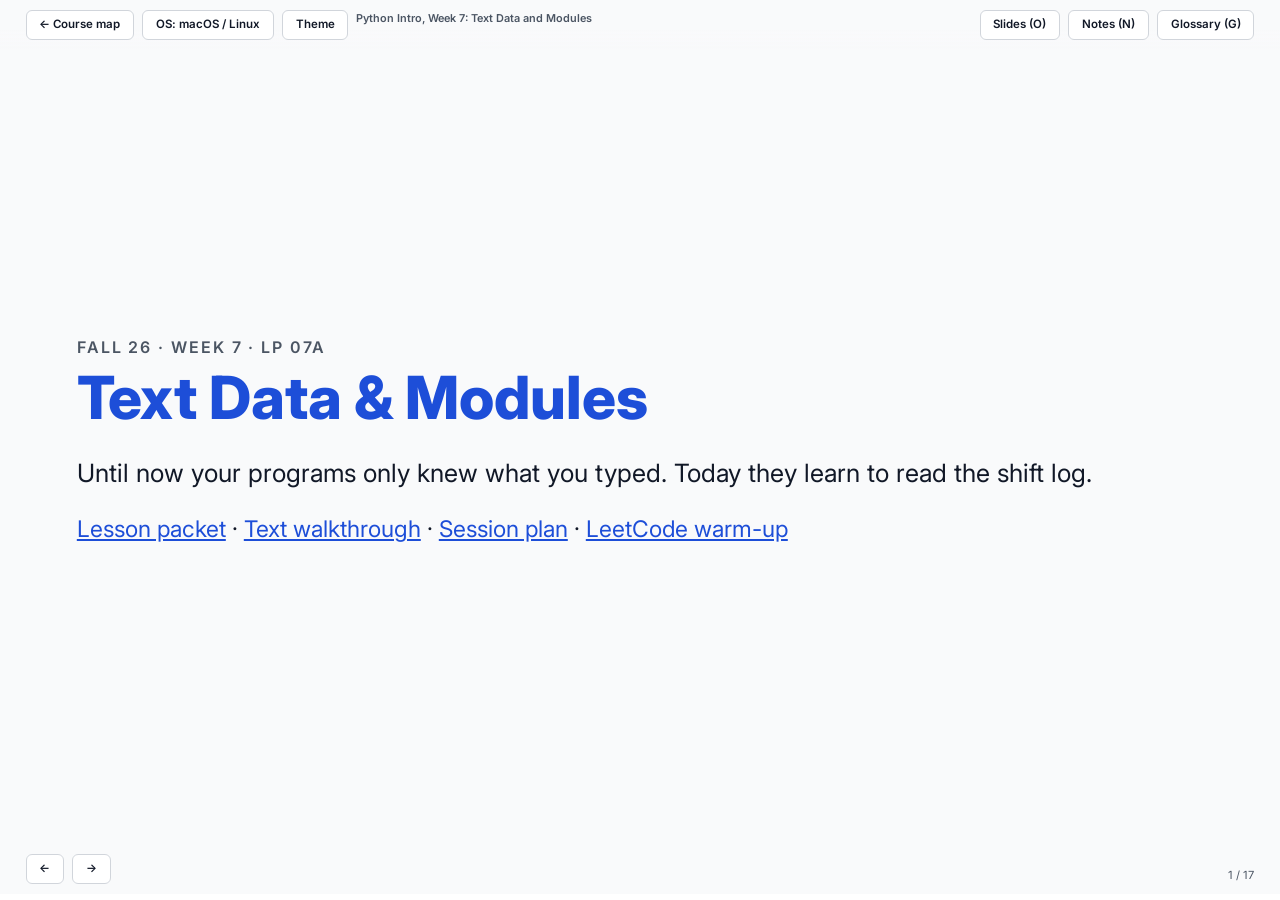
<file: week07/week07-slides.html>
<!DOCTYPE html>
<html lang="en" data-theme="dark">
<head>
<meta charset="UTF-8">
<link rel="icon" href="data:,">
  <meta name="viewport" content="width=device-width, initial-scale=1.0">
<title>Python Intro, Week 7: Text Data and Modules</title>
<!-- Built by resources/slides/build.py from engine.html + a weekNN.js content file. Edit those, then rebuild. -->
<link rel="preconnect" href="https://fonts.googleapis.com">
<link rel="preconnect" href="https://fonts.gstatic.com" crossorigin>
<link href="https://fonts.googleapis.com/css2?family=Inter:wght@400;600;800&family=Fira+Code:wght@400;600&display=swap" rel="stylesheet">
<style>
:root {
  --bg: #121212;
  --text: #f0f0f0;
  --muted: #a3a3a3;
  --yellow: #fcd34d;   /* working folder, edits */
  --blue: #60a5fa;     /* steps, staging */
  --green: #34d399;    /* success, committed */
  --purple: #c084fc;   /* GitHub, upstream */
  --red: #f87171;      /* warnings */
  --card: #1e1e1e;
  --code-bg: #2a2a2a;
  --border: #404040;
  --on-accent: #111111;
  --font: 'Inter', system-ui, -apple-system, 'Segoe UI', sans-serif;
  --mono: 'Fira Code', ui-monospace, Consolas, 'Courier New', monospace;
  color-scheme: dark;
}
html[data-theme="light"] {
  --bg: #f9fafb;
  --text: #111827;
  --muted: #4b5563;
  --yellow: #a16207;
  --blue: #1d4ed8;
  --green: #047857;
  --purple: #7e22ce;
  --red: #b91c1c;
  --card: #ffffff;
  --code-bg: #eef0f3;
  --border: #d1d5db;
  --on-accent: #ffffff;
  color-scheme: light;
}
* { box-sizing: border-box; margin: 0; padding: 0; }
html, body { height: 100%; }
body {
  font-family: var(--font);
  background: var(--bg);
  color: var(--text);
  font-size: clamp(16px, 1.1vw + 0.55rem, 24px);
  line-height: 1.5;
  overflow: hidden;
  transition: background-color .25s, color .25s;
}
a { color: var(--blue); }
button, summary { font: inherit; }

/* ---------- Top bar and nav ---------- */
#topbar {
  position: fixed; inset: 0 0 auto 0; z-index: 100;
  display: flex; justify-content: space-between; align-items: center; gap: .5rem;
  padding: .6rem max(16px, 2vw); pointer-events: none; flex-wrap: wrap;
  background: linear-gradient(var(--bg) 60%, transparent);
}
#topbar .group { display: flex; gap: .5rem; pointer-events: auto; flex-wrap: wrap; }
.btn {
  background: var(--card); color: var(--text); border: 1px solid var(--border);
  padding: .35rem .8rem; border-radius: 6px; cursor: pointer; font-size: .72rem; font-weight: 600;
}
.btn.link { text-decoration: none; display: inline-flex; align-items: center; }
.btn:hover { border-color: var(--blue); }
.btn:focus-visible, summary:focus-visible, .chip:focus-visible, .draggable:focus-visible, .dropzone:focus-visible, input:focus-visible {
  outline: 3px solid var(--yellow); outline-offset: 2px;
}
.btn.primary { background: var(--blue); color: var(--on-accent); border-color: var(--blue); }
#deck-title { font-size: .68rem; color: var(--muted); font-weight: 600; pointer-events: none; }
#navbtns { position: fixed; left: max(16px, 2vw); bottom: 1rem; z-index: 100; display: flex; gap: .5rem; }
#counter { position: fixed; right: max(16px, 2vw); bottom: 1rem; z-index: 100; font-size: .7rem; color: var(--muted); }
#progress { position: fixed; left: 0; right: 0; bottom: 0; height: 6px; background: var(--card); z-index: 100; }
#progress > div { height: 100%; width: 0; background: var(--blue); transition: width .3s; }

/* ---------- Slides ---------- */
#deck { position: fixed; inset: 0; }
.slide {
  position: absolute; inset: 0; display: none; overflow-y: auto;
  padding: 4.6rem max(16px, 6vw) 4.6rem;
}
.slide.active { display: block; animation: fade .3s ease; }
@keyframes fade { from { opacity: 0; } to { opacity: 1; } }
.slide-inner { max-width: 1240px; margin: 0 auto; min-height: 100%; display: flex; flex-direction: column; justify-content: center; }
.layout { display: grid; grid-template-columns: minmax(0, 1fr) minmax(15rem, 20rem); gap: 2rem; align-items: start; }
.layout.solo { grid-template-columns: minmax(0, 1fr); }
@media (max-width: 900px) { .layout { grid-template-columns: minmax(0, 1fr); } }

h1 { font-size: 2.6em; line-height: 1.1; color: var(--blue); margin-bottom: .4em; font-weight: 800; }
h2 { font-size: 1.75em; line-height: 1.15; margin-bottom: .55em; font-weight: 800; }
h3 { font-size: 1.15em; color: var(--yellow); margin: .9em 0 .4em; font-weight: 800; }
p, ul, ol { margin-bottom: .8em; }
ul, ol { padding-left: 1.4em; }
li { margin-bottom: .3em; }
.kicker { text-transform: uppercase; letter-spacing: .12em; font-size: .7em; color: var(--muted); font-weight: 600; margin-bottom: .4em; }
.lead { font-size: 1.1em; }
.muted { color: var(--muted); }
.small { font-size: .82em; }
.y { color: var(--yellow); font-weight: 700; } .b { color: var(--blue); font-weight: 700; }
.g { color: var(--green); font-weight: 700; } .p { color: var(--purple); font-weight: 700; } .r { color: var(--red); font-weight: 700; }
.cols { display: grid; grid-template-columns: repeat(auto-fit, minmax(16rem, 1fr)); gap: 1.2rem; }
.panel { background: var(--card); border: 1px solid var(--border); border-radius: 10px; padding: 1rem 1.2rem; }
.panel h3:first-child { margin-top: 0; }
kbd { font-family: var(--mono); font-size: .8em; border: 1px solid var(--border); border-bottom-width: 3px; border-radius: 5px; padding: 0 .35em; background: var(--code-bg); }

code { font-family: var(--mono); background: var(--code-bg); padding: .1em .35em; border-radius: 4px; font-size: .86em; }
pre {
  position: relative; background: var(--code-bg); border: 1px solid var(--border); border-radius: 8px;
  padding: .8rem 1rem; margin-bottom: .9em; overflow-x: auto; font-family: var(--mono); font-size: .76em; line-height: 1.55;
}
pre code { background: none; padding: 0; font-size: 1em; }
pre.cmd { padding-right: 5.2rem; border-left: 4px solid var(--blue); }
pre.out { border-left: 4px solid var(--green); color: var(--muted); }
pre.out::before { content: "output"; display: block; font-family: var(--font); font-size: .75em; text-transform: uppercase; letter-spacing: .1em; color: var(--green); margin-bottom: .3em; }
.cmt { color: var(--muted); }
.copy { position: absolute; top: .45rem; right: .45rem; font-size: .7rem; padding: .2rem .55rem; }

.tbl-wrap { overflow-x: auto; margin-bottom: .9em; }
table.tbl { width: 100%; border-collapse: collapse; font-size: .82em; }
.tbl th, .tbl td { text-align: left; padding: .45em .7em; border-bottom: 1px solid var(--border); vertical-align: top; }
.tbl th { color: var(--blue); font-weight: 700; }
.tbl code { white-space: nowrap; }
.badge { display: inline-block; font-size: .68em; font-weight: 700; padding: .05em .45em; border-radius: 4px; border: 1px solid var(--yellow); color: var(--yellow); margin-left: .35em; vertical-align: middle; white-space: nowrap; }

.callout { border-radius: 8px; padding: .8rem 1rem; margin: .8em 0; border: 1px solid; }
.callout strong:first-child { display: block; margin-bottom: .2em; }
.callout.warn { border-color: var(--red); background: color-mix(in srgb, var(--red) 12%, transparent); }
.callout.tip { border-color: var(--green); background: color-mix(in srgb, var(--green) 10%, transparent); }
.callout.note { border-color: var(--blue); background: color-mix(in srgb, var(--blue) 10%, transparent); }
.callout.gh { border-color: var(--purple); background: color-mix(in srgb, var(--purple) 10%, transparent); }
.joke { border-left: 4px solid var(--purple); padding: .5rem 1rem; margin-top: 1em; font-size: .85em; color: var(--muted); }

details.reveal { margin: .8em 0; border: 1px dashed var(--blue); border-radius: 8px; padding: .6rem .9rem; }
details.reveal > summary { cursor: pointer; font-weight: 700; color: var(--blue); }
details.reveal > summary::marker { content: "🤔 "; }
details.reveal[open] > summary::marker { content: "💡 "; }
details.reveal > div { margin-top: .6em; }

/* OS-specific text: hidden by default, shown for the active OS */
.os-win, .os-mac { display: none; }
html[data-os="windows"] .os-win, html[data-os="mac"] .os-mac { display: inline; }
html[data-os="windows"] div.os-win, html[data-os="mac"] div.os-mac { display: block; }

/* ---------- Companion cards ---------- */
.companions { display: flex; flex-direction: column; gap: 1rem; }
.companions { font-size: .82em; }
.companion { background: var(--card); border: 1px solid var(--border); border-left: 6px solid var(--yellow); border-radius: 0 10px 10px 0; padding: .7rem .9rem; }
.companion .tag { font-size: .62em; text-transform: uppercase; letter-spacing: .12em; color: var(--muted); font-weight: 700; }
.companion .term { font-size: 1.2em; font-weight: 800; color: var(--yellow); line-height: 1.2; margin: .1em 0; }
.companion .say { font-family: var(--mono); font-size: .72em; color: var(--muted); }
.companion .meaning { margin: .35em 0; font-size: .95em; }
.companion .origin { font-size: .8em; color: var(--muted); margin-bottom: .35em; }
.companion .usage { font-size: .8em; font-style: italic; color: var(--muted); border-top: 1px solid var(--border); padding-top: .35em; }

/* ---------- Drawers ---------- */
.drawer {
  position: fixed; top: 0; right: 0; bottom: 0; width: min(440px, 100vw); z-index: 200;
  background: var(--card); border-left: 1px solid var(--border); padding: 1.4rem 1.4rem 3rem; overflow-y: auto;
  transform: translateX(100%); visibility: hidden; transition: transform .3s ease, visibility 0s linear .3s;
  box-shadow: -6px 0 18px rgba(0,0,0,.35); font-size: .8em;
}
.drawer.open { transform: translateX(0); visibility: visible; transition: transform .3s ease; }
.drawer h2 { font-size: 1.4em; padding-right: 3rem; border-bottom: 1px solid var(--border); padding-bottom: .4em; }
.drawer .close { position: absolute; top: 1rem; right: 1rem; }
.note-row { margin-bottom: 1em; }
.note-row b { display: block; color: var(--blue); font-size: .8em; text-transform: uppercase; letter-spacing: .08em; }
.gloss { padding: .6em 0; border-bottom: 1px solid var(--border); }
.gloss .gterm { font-weight: 800; color: var(--yellow); }
.gloss.locked { opacity: .45; }
.gloss.locked .gdef { filter: blur(4px); user-select: none; }
.gloss .lock { font-size: .75em; color: var(--muted); }
#gloss-count { color: var(--muted); margin-bottom: .6em; }

/* ---------- Overview ---------- */
body.overview #deck { position: fixed; inset: 0; overflow-y: auto; display: grid; grid-template-columns: repeat(auto-fill, minmax(260px, 1fr)); gap: 1rem; padding: 4.5rem 1.5rem 2rem; align-content: start; }
body.overview .slide { position: relative; inset: auto; display: block; height: 170px; overflow: hidden; padding: .8rem; font-size: 7px; border: 2px solid var(--border); border-radius: 8px; cursor: pointer; background: var(--bg); }
body.overview .slide.active { border-color: var(--blue); }
body.overview .slide .slide-inner { justify-content: flex-start; }
body.overview .slide::after { content: attr(data-num) ". " attr(aria-label); position: absolute; left: 0; right: 0; bottom: 0; padding: .3rem .5rem; font-size: 12px; font-weight: 700; background: var(--card); border-top: 1px solid var(--border); }
body.overview #navbtns, body.overview #counter, body.overview #progress { display: none; }

/* ---------- Quiz ---------- */
.quiz { background: var(--card); border: 1px solid var(--border); border-radius: 10px; padding: 1.2rem; max-width: 900px; }
.quiz .qcount { font-size: .75em; color: var(--muted); margin-bottom: .4em; }
.quiz h3 { color: var(--text); margin-top: 0; }
.quiz .opts { display: flex; flex-direction: column; gap: .6rem; margin: 1rem 0; }
.quiz .opt { text-align: left; padding: .75rem 1rem; border-radius: 8px; border: 2px solid var(--border); background: var(--bg); color: var(--text); cursor: pointer; font-size: .9em; }
.quiz .opt:hover:not(:disabled) { border-color: var(--blue); }
.quiz .opt:disabled { cursor: default; }
.quiz .opt.right { border-color: var(--green); }
.quiz .opt.right::before { content: "✓ "; color: var(--green); font-weight: 800; }
.quiz .opt.wrong { border-color: var(--red); }
.quiz .opt.wrong::before { content: "✗ "; color: var(--red); font-weight: 800; }
.quiz .fb { min-height: 1.5em; margin-bottom: .8em; }

/* ---------- Jargon decoder ---------- */
.jargon { font-size: 1.15em; line-height: 2.1; text-align: center; margin: .6em 0; }
.chip { display: inline-block; border: 2px solid var(--blue); background: var(--code-bg); color: var(--text); border-radius: 6px; padding: 0 .45em; cursor: pointer; line-height: 1.6; font-size: 1em; }
.chip:hover { background: color-mix(in srgb, var(--blue) 25%, transparent); }
.chip.done { border-color: var(--green); cursor: default; }
.chip .m { display: block; font-size: .62em; color: var(--green); font-weight: 700; line-height: 1.3; }
.jargon-result { text-align: center; color: var(--green); font-weight: 700; min-height: 1.5em; }

/* ---------- Matching game ---------- */
.match { display: grid; grid-template-columns: minmax(8rem, 14rem) minmax(0, 1fr); gap: 1rem; margin-top: .6em; }
@media (max-width: 600px) { .match { grid-template-columns: minmax(0, 1fr); } }
.match .col { display: flex; flex-direction: column; gap: .6rem; }
.draggable { background: var(--card); border: 2px solid var(--yellow); border-radius: 8px; padding: .55rem .8rem; cursor: grab; font-weight: 700; text-align: center; touch-action: manipulation; }
.draggable.sel { outline: 3px solid var(--yellow); outline-offset: 2px; }
.draggable.used { display: none; }
.dropzone { background: var(--code-bg); border: 2px dashed var(--border); border-radius: 8px; padding: .55rem .8rem; cursor: pointer; font-size: .85em; touch-action: manipulation; }
.dropzone.over { border-color: var(--blue); }
.dropzone.correct { border: 2px solid var(--green); cursor: default; }
.dropzone.correct::before { content: "✓ "; color: var(--green); font-weight: 800; }
.dropzone.shake { animation: shake .45s; border-color: var(--red); }
@keyframes shake { 25% { transform: translateX(-5px); } 75% { transform: translateX(5px); } }
.match-status { font-weight: 700; min-height: 1.5em; margin-top: .6em; grid-column: 1 / -1; }

/* ---------- Terminal simulator ---------- */
.term-sim { background: #0b0b0b; color: #e5e7eb; border: 1px solid #333; border-radius: 10px; font-family: var(--mono); font-size: .72em; height: 15em; overflow-y: auto; padding: .8rem 1rem; }
.term-sim .line { white-space: pre-wrap; word-break: break-word; }
.term-sim .echo { color: #9ca3af; }
.term-sim .in { display: flex; align-items: center; gap: .5em; }
.term-sim .pr { color: #34d399; white-space: nowrap; }
.term-sim input { flex: 1; min-width: 4em; background: transparent; border: none; color: #fff; font: inherit; outline: none; }
.term-sim input:focus-visible { outline: none; }
.term-sim:focus-within { border-color: #34d399; }

/* ---------- Git staging visualizer ---------- */
.gitviz .cols4 { display: grid; grid-template-columns: repeat(4, minmax(0, 1fr)); gap: .7rem; }
@media (max-width: 760px) { .gitviz .cols4 { grid-template-columns: repeat(2, minmax(0, 1fr)); } }
.gitviz .zone { background: var(--card); border: 1px solid var(--border); border-top: 5px solid; border-radius: 8px; padding: .6rem; min-height: 9.5em; }
.gitviz .zone h4 { font-size: .72em; text-transform: uppercase; letter-spacing: .08em; margin-bottom: .4em; }
.gitviz .zone .sub { font-size: .62em; color: var(--muted); margin-bottom: .5em; }
.gitviz .z1 { border-top-color: var(--yellow); } .gitviz .z2 { border-top-color: var(--blue); }
.gitviz .z3 { border-top-color: var(--green); } .gitviz .z4 { border-top-color: var(--purple); }
.gitviz .card { font-family: var(--mono); font-size: .62em; border: 1px solid var(--border); border-radius: 6px; padding: .35em .5em; margin-bottom: .4em; background: var(--bg); animation: fade .35s; }
.gitviz .card .st { display: block; font-family: var(--font); font-size: .9em; color: var(--muted); }
.gitviz .controls { display: flex; flex-wrap: wrap; gap: .5rem; margin: .8rem 0; align-items: center; }
.gitviz .controls input { font-family: var(--mono); font-size: .7rem; padding: .35rem .5rem; border-radius: 6px; border: 1px solid var(--border); background: var(--code-bg); color: var(--text); min-width: 14em; flex: 1; }
.gitviz pre { min-height: 6em; max-height: 13em; overflow-y: auto; }

/* ---------- Undo guide ---------- */
.undo { background: var(--card); border: 1px solid var(--border); border-radius: 10px; padding: 1rem 1.2rem; }
.undo .trail { font-size: .75em; color: var(--muted); margin-bottom: .5em; }
.undo .q { font-size: 1.1em; font-weight: 800; margin-bottom: .6em; }
.undo .row { display: flex; gap: .6rem; flex-wrap: wrap; }
.undo .answer { border-left: 5px solid var(--blue); padding-left: .9rem; }

/* ---------- Flow diagram (step → step) ---------- */
.flow { display: grid; grid-template-columns: minmax(0,1fr) auto minmax(0,1fr) auto minmax(0,1fr) auto minmax(0,1fr); gap: .4rem; align-items: stretch; margin: .6em 0 .9em; }
.flow .step { background: var(--card); border: 1px solid var(--border); border-top: 5px solid var(--border); border-radius: 8px; padding: .55rem .7rem; font-size: .74em; display: flex; flex-direction: column; gap: .2em; }
.flow .step b { font-size: 1.1em; }
.flow .step em { color: var(--muted); }
.flow .s1 { border-top-color: var(--yellow); } .flow .s1 b { color: var(--yellow); }
.flow .s2 { border-top-color: var(--blue); } .flow .s2 b { color: var(--blue); }
.flow .s3 { border-top-color: var(--green); } .flow .s3 b { color: var(--green); }
.flow .s4 { border-top-color: var(--purple); } .flow .s4 b { color: var(--purple); }
.flow .arrow { display: flex; flex-direction: column; justify-content: center; align-items: center; font-size: .66em; color: var(--muted); text-align: center; }
.flow .arrow::after { content: "\2192"; font-size: 1.8em; line-height: 1; color: var(--text); }
@media (max-width: 900px) {
  .flow { grid-template-columns: minmax(0,1fr); }
  .flow .arrow { flex-direction: row; gap: .4em; }
  .flow .arrow::after { content: "\2193"; font-size: 1.3em; }
}

[data-glossary-grid] { display: grid; grid-template-columns: repeat(auto-fill, minmax(17rem, 1fr)); gap: .5rem; font-size: .66em; }
[data-glossary-grid] .item { background: var(--card); border: 1px solid var(--border); border-radius: 8px; padding: .45rem .7rem; }
[data-glossary-grid] .item b { color: var(--yellow); display: block; }
.glossary-grid .item b { color: var(--yellow); display: block; }

@media (max-width: 600px) {
  .slide { padding-top: 6.2rem; }
  h1 { font-size: 2em; }
  h2 { font-size: 1.45em; }
  #deck-title { display: none; }
}
@media (prefers-reduced-motion: reduce) { * { animation: none !important; transition: none !important; } }
</style>
</head>
<body>
<header id="topbar">
  <div class="group">
    <a class="btn link" href="../index.html" aria-label="Back to the course learning hub">← Course map</a>
    <button class="btn" id="btn-os" type="button" aria-label="Switch operating system for commands">OS: Windows</button>
    <button class="btn" id="btn-theme" type="button" aria-label="Switch light or dark theme">Theme</button>
    <span id="deck-title"></span>
  </div>
  <div class="group">
    <button class="btn" id="btn-overview" type="button" title="Overview (O)">Slides (O)</button>
    <button class="btn" id="btn-notes" type="button" title="Speaker notes (N)" aria-controls="drawer-notes">Notes (N)</button>
    <button class="btn" id="btn-glossary" type="button" title="Glossary (G)" aria-controls="drawer-glossary">Glossary (G)</button>
  </div>
</header>

<main id="deck" aria-live="polite"></main>

<nav id="navbtns" aria-label="Slide navigation">
  <button class="btn" id="btn-prev" type="button" aria-label="Previous slide">&larr;</button>
  <button class="btn" id="btn-next" type="button" aria-label="Next slide">&rarr;</button>
</nav>
<div id="counter"></div>
<div id="progress"><div></div></div>

<aside id="drawer-notes" class="drawer" role="dialog" aria-label="Speaker notes" aria-hidden="true">
  <button class="btn close" type="button" data-close="drawer-notes" aria-label="Close notes">X</button>
  <h2>Speaker Notes</h2>
  <div id="notes-body"></div>
</aside>
<aside id="drawer-glossary" class="drawer" role="dialog" aria-label="Glossary" aria-hidden="true">
  <button class="btn close" type="button" data-close="drawer-glossary" aria-label="Close glossary">X</button>
  <h2>Career Companion Glossary</h2>
  <p id="gloss-count"></p>
  <div id="gloss-body"></div>
</aside>

<script>
/* Course glossary: every "career companion" term, defined once.
   Definitions come from the vocabulary tables in README.md,
   resources/command-line-basics.md, and resources/git-commands.md.
   Each weekNN.js lists the ids it reviews and the ids it introduces.
   Rules: write a literal backslash as \\ ; escape < as &lt; ; no em dashes. */
window.GLOSSARY = [
    { id: "editor", term: "Editor / IDE", say: "ED-ih-ter, I-D-E",
      meaning: "The program where you write, edit, and save code. An IDE (Integrated Development Environment) bundles an editor with tools to run and inspect your code.",
      usage: "Which editor are you using for this project?" },
    { id: "terminal", term: "Terminal", say: "TER-mih-nul",
      meaning: "The window you type into.",
      usage: "Open a terminal and run the script." },
    { id: "shell", term: "Shell", say: "shell",
      meaning: "The program inside that window that reads your commands and runs them.",
      origin: "the outer layer wrapped around the operating system's core. Bash is a programmer pun: Bourne Again SHell.",
      usage: "Which shell are you in, PowerShell or zsh?" },
    { id: "prompt", term: "Prompt", say: "prompt",
      meaning: "The text waiting at the start of the line, telling you the shell is ready.",
      usage: "Read your prompt. Are you in the right folder?" },
    { id: "commandline", term: "Command line", say: "kuh-MAND line",
      meaning: "The general idea of controlling a computer by typing instead of clicking.",
      usage: "Can you run that from the command line instead of clicking through menus?" },
    { id: "option", term: "Option (flag)", say: "OP-shun",
      meaning: "The part of a command that adjusts what the program does, like --version.",
      usage: "Add the --version flag so we know exactly what you are running." },
    { id: "argument", term: "Argument", say: "ARG-yoo-ment",
      meaning: "The thing the program should act on, like hello.py.",
      usage: "You forgot the argument. Python needs to know which file to run." },
    { id: "directory", term: "Working directory", say: "dih-RECK-tor-ee",
      meaning: "The one folder your terminal is standing in right now. Every command runs from there.",
      usage: "Check your working directory before you run that." },
    { id: "path", term: "Path", say: "path",
      meaning: "The address of a file or folder. Absolute paths start from the top of the computer; relative paths start from where you are standing.",
      usage: "Paste me the full path to the file that won't open." },
    { id: "repository", term: "Repository (repo)", say: "rih-POZ-ih-tor-ee, or just REE-po",
      meaning: "A project folder that Git is tracking.",
      origin: "a storage place, like a depository.",
      usage: "Is that code in the repo yet?" },
    { id: "clone", term: "Clone", say: "klohn",
      meaning: "Download a repository from GitHub to your computer.",
      usage: "Clone the repo and you will have everything locally." },
    { id: "venv", term: "Virtual environment (venv)", say: "VUR-choo-ul en-VY-ron-ment, or VEE-env",
      meaning: "A clean room for your project's packages, so two projects never fight over versions.",
      usage: "Activate the venv before you install that package." },
    { id: "interactive", term: "Interactive mode", say: "in-ter-AK-tiv mode",
      meaning: "Python waiting at the >>> prompt for you to type Python code one line at a time.",
      usage: "Pop open interactive mode and test that one line real quick." },

    /* ---- Week 2: Git and GitHub (git-commands.md vocabulary table) ---- */
    { id: "commit", term: "Commit", say: "kuh-MIT",
      meaning: "A save point: a snapshot of your project plus a short message.",
      origin: "borrowed from databases, where committing makes a change permanent.",
      usage: "Commit that fix before you start the next feature." },
    { id: "staging", term: "Staging area", say: "STAY-jing AIR-ee-uh",
      meaning: "The waiting room where you collect changes for your next commit.",
      usage: "Stage only the files for this fix, then commit." },
    { id: "remote", term: "Remote", say: "rih-MOTE",
      meaning: "A copy of the repository that lives somewhere else, usually GitHub.",
      usage: "Which remote are you pushing to?" },
    { id: "origin", term: "origin", say: "OR-ih-jin",
      meaning: "The nickname for the remote you push your own work to.",
      usage: "Push your branch to origin and open a pull request." },
    { id: "upstream", term: "upstream", say: "UP-streem",
      meaning: "The nickname for the original repository your fork was copied from.",
      usage: "Pull from upstream so you have the latest changes." },
    { id: "fork", term: "Fork", say: "fork",
      meaning: "Make your own copy of someone else's repository, on GitHub.",
      origin: "a fork in the road, where your copy takes its own path.",
      usage: "Fork the repo and send your changes from there." },
    { id: "push", term: "Push", say: "push",
      meaning: "Upload your commits to GitHub.",
      usage: "Did you push? I don't see your changes yet." },
    { id: "pull", term: "Pull", say: "pull",
      meaning: "Download new commits from GitHub and combine them with yours.",
      usage: "Pull before you start, so you are working on the latest code." },
    { id: "branch", term: "Branch", say: "branch",
      meaning: "A separate line of save points, for trying an idea without touching the main one.",
      usage: "Make a branch for that experiment." },
    { id: "main", term: "main", say: "main",
      meaning: "The default branch, and the only one you need for most of this class.",
      usage: "Is main green, or did the last push break the build?" },
    { id: "variable", term: "Variable", say: "VAIR-ee-uh-bul", meaning: "A name that refers to a value in a program.", usage: "The variable score holds 72." },
    { id: "type", term: "Type", say: "type", meaning: "The kind of a value, such as text or an integer.", usage: "Check the type before comparing values." },
    { id: "condition", term: "Condition", say: "kun-DISH-un", meaning: "A true or false test that decides which code runs.", usage: "The condition checks whether the score is at least 70." },
    { id: "function", term: "Function", say: "FUNK-shun", meaning: "A named piece of code that can take inputs and return a result.", usage: "Call the function with a different score." },
    { id: "parse", term: "Parse", say: "parss", meaning: "Read text and turn it into a value with a known structure or type.", usage: "Parse the score text into an integer." },
    { id: "exception", term: "Exception", say: "ik-SEP-shun", meaning: "An error signal that interrupts normal execution unless code handles it.", usage: "Catch ValueError when the score text is invalid." },
    { id: "while", term: "While loop", say: "while loop", meaning: "A loop that repeats while its condition is true.", usage: "Use a while loop to count down to one." },
    { id: "iterate", term: "Iterate", say: "IT-uh-rayt", meaning: "Visit items or repeat a step, often one item at a time.", usage: "Iterate over every point before returning the total." },
    { id: "enumerate", term: "Enumerate", say: "ih-NOO-muh-rayt", meaning: "Pair each item in an iterable with a number as you loop.", usage: "Enumerate the names starting at one." },
    { id: "list", term: "List", say: "list", meaning: "An ordered, changeable collection of values.", usage: "The list keeps sign-ins in order." },
    { id: "dictionary", term: "Dictionary", say: "DIK-shun-air-ee", meaning: "A collection that maps keys to values.", usage: "Look up Ari's score in the dictionary." },
    { id: "set", term: "Set", say: "set", meaning: "A collection of unique values.", usage: "Use a set to check which names appeared." },
    { id: "tuple", term: "Tuple", say: "TOO-pul", meaning: "An ordered collection that you do not change in place.", usage: "Store the meeting hour and minute as a tuple." },
    { id: "sort", term: "Sort", say: "sort", meaning: "Arrange values in an order chosen by a rule or key.", usage: "Sort scores highest first and names alphabetically on ties." },
    { id: "slice", term: "Slice", say: "slyss", meaning: "Select part of an ordered collection by position.", usage: "Use [:2] to keep the first two ranked rows." },
    { id: "encoding", term: "Text encoding", say: "en-KOH-ding", meaning: "A rule for turning text into bytes and back, such as UTF-8.", usage: "Open the roster file with UTF-8 encoding." },
    { id: "class", term: "Class", say: "class", meaning: "A blueprint for objects that keep data and related behavior together.", usage: "Gradebook is a class." },
    { id: "instance", term: "Instance", say: "IN-stuns", meaning: "One object created from a class, with its own data.", usage: "Each Gradebook instance has its own scores." },
    { id: "comprehension", term: "Comprehension", say: "kom-prih-HEN-shun", meaning: "A compact way to build a collection from an iterable, optionally filtering items.", usage: "The comprehension keeps passing names." },
    { id: "decorator", term: "Decorator", say: "DEK-uh-ray-ter", meaning: "A function that wraps another function to add behavior.", usage: "The decorator logs a call before describe runs." },
    { id: "closure", term: "Closure", say: "KLOH-zher", meaning: "An inner function that keeps access to values from its enclosing function.", usage: "The closure remembers the threshold." },
    { id: "property", term: "Property", say: "PROP-er-tee", meaning: "A method read like an attribute through the @property decorator.", usage: "Read book.student_count without calling it." },
    { id: "stack", term: "Stack", say: "stack", meaning: "A collection where the last item added is the first one removed.", usage: "Push a topic, then pop the most recent topic." }
];
/* WEEK05B_ONLY_GLOSSARY */
window.WEEK05B_GLOSSARY = [
    { id: "iterate", term: "Iterate", say: "IT-uh-rayt", meaning: "Visit values one at a time or repeat a step.", usage: "Iterate over the waits and count each visit." },
    { id: "accumulator", term: "Accumulator", say: "uh-KYOO-myuh-lay-ter", meaning: "A variable that keeps a running result across loop visits.", usage: "Keep the total outside the loop and add each value." },
    { id: "sentinel", term: "Sentinel", say: "SEN-tuh-nul", meaning: "A special value that tells a loop when to stop.", usage: "The go signal is the sentinel for the reading loop." },
    { id: "linear_search", term: "Linear search", say: "LIN-ee-er serch", meaning: "Check values in order until a match is found or the list ends.", usage: "Count each room code compared during linear search." },
    { id: "binary_search", term: "Binary search", say: "BY-nuh-ree serch", meaning: "Search sorted values by checking the middle and discarding half of the remaining window.", usage: "Binary search the sorted room codes for 42." },
    { id: "comparison", term: "Comparison", say: "kum-PAIR-uh-sun", meaning: "A check between values that can guide a decision.", usage: "Count how many comparisons the search makes." },
    { id: "pass", term: "Sorting pass", say: "pass", meaning: "One sweep through the active part of a list during a sorting algorithm.", usage: "Trace the list after one bubble pass." },
    { id: "swap", term: "Swap", say: "swop", meaning: "Exchange the positions of two values.", usage: "Swap neighboring values when they are out of order." },
    { id: "range", term: "range", say: "raynj", meaning: "A sequence of integers from a start toward an excluded stop, moving by a step.", usage: "range(2, 10, 3) visits 2, 5, and 8." },
    { id: "enumerate", term: "enumerate", say: "ih-NOO-muh-rayt", meaning: "Pair each visited value with its position in a loop.", usage: "Use enumerate to get both index and room code." },
    { id: "while", term: "while loop", say: "while loop", meaning: "Repeat while a condition remains true.", usage: "Bound the while loop with an attempt count." },
    { id: "nested_loop", term: "Nested loop", say: "NES-tid loop", meaning: "A loop inside another loop, often used to visit pairs of values.", usage: "Check each earlier item against later items." },
    { id: "bubble_sort", term: "Bubble sort", say: "BUH-bul sort", meaning: "Repeatedly compare neighboring values and swap those out of order.", usage: "Trace the list after each bubble pass." },
    { id: "selection_sort", term: "Selection sort", say: "suh-LEK-shun sort", meaning: "Choose the smallest remaining value and place it in the next open position.", usage: "Select the smallest item for the first position." }
];
/* WEEK06_ONLY_GLOSSARY */
window.WEEK06_GLOSSARY = [
    { id: "parameter", term: "Parameter", say: "puh-RAM-ih-ter", meaning: "A name in a function definition that receives a value when called.", usage: "The parameter city receives Detroit." },
    { id: "argument", term: "Argument", say: "AR-gyuh-ment", meaning: "A value supplied by a caller for a function parameter.", usage: "Detroit is the argument passed for city." },
    { id: "default", term: "Default value", say: "dee-FAWLT", meaning: "A value a parameter uses when the caller omits that argument.", usage: "The stamp defaults to standard." },
    { id: "keyword_argument", term: "Keyword argument", say: "KEE-wurd AR-gyuh-ment", meaning: "An argument written with its parameter name at the call site.", usage: "Pass stamp=express to name the choice." },
    { id: "return_value", term: "Return value", say: "ri-TURN VAL-yoo", meaning: "A value a function hands back to its caller.", usage: "Store the returned agenda text before printing it." },
    { id: "scope", term: "Scope", say: "skohp", meaning: "The region where a name can be used to refer to its value.", usage: "A local name belongs to its function call." },
    { id: "shadowing", term: "Shadowing", say: "SHAD-oh-ing", meaning: "Using the same name in an inner scope so it hides an outer name there.", usage: "A nested theme name need not change the module theme." },
    { id: "docstring", term: "Docstring", say: "DOK-string", meaning: "A string under a definition that explains a function's purpose and contract.", usage: "Read the docstring before changing a TODO." },
    { id: "refactor", term: "Refactor", say: "ree-FAK-ter", meaning: "Reshape code for clarity while keeping its useful behavior.", usage: "Move one agenda-row rule into a helper." },
    { id: "closure", term: "Closure", say: "KLOH-zher", meaning: "A returned function that remembers a value from an enclosing call.", usage: "Each visit tracker remembers its own count." }
];
/* WEEK07_ONLY_GLOSSARY */
window.WEEK07_GLOSSARY = [
    { id: "file_handle", term: "File handle", say: "fyl HAN-dul", meaning: "The object Python gives you after opening a file; you read from it or write to it.", usage: "The handle reads the shift log one line at a time." },
    { id: "with_block", term: "with block", say: "with blok", meaning: "A block that opens a resource and closes it automatically when the block ends.", usage: "Open the prep list in a with block so it always closes." },
    { id: "file_mode", term: "File mode", say: "fyl mohd", meaning: "A letter that says how to open a file: r to read, w to replace, a to append.", usage: "Mode w wipes the old file the moment it opens." },
    { id: "csv_file", term: "CSV file", say: "see-ess-VEE fyl", meaning: "A text file of rows whose values are separated by commas, usually with a header row.", usage: "The prep list is a CSV file with four columns." },
    { id: "dict_reader", term: "DictReader", say: "DIKT-ree-der", meaning: "A csv tool that turns each row into a dictionary keyed by the header names.", usage: "Read row[\"qty\"] instead of remembering column 3." },
    { id: "module", term: "Module", say: "MOJ-ool", meaning: "A file of ready-made Python code you can bring into your program.", usage: "The csv module already knows how to read quoted commas." },
    { id: "import_statement", term: "import", say: "IM-port", meaning: "The statement that brings a module's tools into your program.", usage: "Write import os before you call os.path.exists." },
    { id: "standard_library", term: "Standard library", say: "STAN-derd LY-brair-ee", meaning: "The modules that ship with Python, so there is nothing to install.", usage: "csv, os, and datetime are all in the standard library." },
    { id: "working_directory", term: "Working directory", say: "WUR-king dih-REK-ter-ee", meaning: "The folder python considers current; relative paths are measured from it.", usage: "Print the working directory when a file is not found." },
    { id: "datetime", term: "datetime", say: "DAYT-tyme", meaning: "The module for dates and times: parse text, add spans of time, format results.", usage: "Use datetime to add three days and format the result." }
];

</script>
<script>
/* Week 7 Text Data and Modules. Rebuild with python resources/slides/build.py. */
window.GLOSSARY.push(...window.WEEK07_GLOSSARY);
window.DECK = {
  title: "Python Intro, Week 7: Text Data and Modules",
  terms: {
    review: ["variable", "list", "dictionary", "function", "path", "encoding", "parse"],
    fresh: ["file_handle", "with_block", "file_mode", "csv_file", "dict_reader", "module", "import_statement", "standard_library", "working_directory", "datetime"]
  },
  slides: [
    {
      title: "Text Data and Modules",
      html: `<p class="kicker">Fall 26 · Week 7 · LP 07A</p><h1>Text Data &amp; Modules</h1><p class="lead">Until now your programs only knew what you typed. Today they learn to read the shift log.</p><p><a href="../lp07a-text-data-and-modules/README.md">Lesson packet</a> · <a href="../lp07a-text-data-and-modules/week07-walkthrough.md">Text walkthrough</a> · <a href="../lp07a-text-data-and-modules/run-of-show.md">Session plan</a> · <a href="../lp07a-text-data-and-modules/leetcode-most-common-word.md">LeetCode warm-up</a></p>`,
      notes: { timing: "3 min", talking: "Today's files come from a restaurant kitchen: a shift log, a prep list, and order tickets. They are not the graded assignment files. Ask for predictions before revealing output.", question: "What could a program do if it could open a file?", failure: "If learners start discussing the graded assignment, return to this packet's kitchen files.", action: "Ask each learner to name one real file they would like Python to read." }
    },
    {
      title: "Open it, then let it close itself",
      companions: ["file_handle", "with_block"],
      html: `<h2>Open it, then let it close itself</h2><pre class="cmd"><code>with open("shift_log.txt", encoding="utf-8") as handle:
    lines = handle.readlines()

print(len(lines))</code></pre><p><code>open()</code> gives you a file handle. A <code>with</code> block closes it when the block ends, even if your code crashes. Think of the walk-in cooler: whoever opens the door has to shut it.</p><details class="reveal"><summary>Predict what happens to the handle after the block</summary><div>It is closed. You still have <code>lines</code>, because the list lives in your program, not in the file. That is why you do your reading inside the block and your thinking after it.</div></details>`,
      notes: { timing: "7 min", talking: "I Do. Open the file once with a with block. Say the encoding out loud. Point at the indent: the handle only works inside it.", question: "Why use with instead of open and close? It closes the file even when an error interrupts the code.", failure: "If learners try to read after the block, show the ValueError for a closed file and move the read inside.", action: "Ask learners to say what lines holds after the block ends." }
    },
    {
      title: "Line by line, then strip",
      companions: ["parse"],
      html: `<h2>Line by line, then strip</h2><pre class="cmd"><code>kept = []
with open("shift_log.txt", encoding="utf-8") as handle:
    for raw in handle:
        line = raw.strip()
        if line and not line.startswith("#"):
            kept.append(line)</code></pre><p>Each <code>raw</code> line ends with a newline, and some have stray spaces. <code>strip()</code> removes both. An empty string is falsey, so <code>if line</code> skips blank lines.</p><details class="reveal"><summary>Predict: 9 lines in the file, 4 blank or comments</summary><div>5 lines are kept. The code-along prints <code>Lines read: 9, kept: 5</code>.</div></details>`,
      notes: { timing: "8 min", talking: "Loop over the handle itself instead of readlines when you can. Strip first, then decide. Reuse the truthiness idea from Week 3.", question: "Why strip before testing for a comment? A line with leading spaces would hide its # otherwise.", failure: "If learners print raw lines and see blank gaps, point at the newline each line carries.", action: "Ask learners to add a second comment marker and rerun." }
    },
    {
      title: "Three modes, three promises",
      companions: ["file_mode"],
      html: `<h2>Three modes, three promises</h2><pre class="cmd"><code>open(path, "r")   # read, file must exist
open(path, "a")   # add to the end, create if missing
open(path, "w")   # start fresh, wipes what was there</code></pre><p>Mode <code>w</code> is a save slot with no backup. It empties the file the instant it opens, before you write a character.</p><details class="reveal"><summary>Predict the final file: write first, append second, write third</summary><div>Only <code>third</code>. The last <code>w</code> wiped the earlier lines. Run section 2 of the code-along to watch it happen on a temporary file.</div></details>`,
      notes: { timing: "8 min", talking: "Use a temporary file so nothing real is at risk. Show a, then w. Say the danger plainly: no warning, no undo.", question: "Which mode would you use to add one line to a log? a.", failure: "If learners open a real file in w mode to look at it, explain recovery: version control and backups.", action: "Ask which mode a nightly script that runs twice should use, and why." }
    },
    {
      title: "We Do: the loop that wipes its own file",
      companions: [],
      html: `<h2>We Do: the loop that wipes its own file</h2><pre class="cmd"><code>def save_lines(path, lines):
    for line in lines:
        with open(path, "w") as handle:
            handle.write(line + "\\n")</code></pre><p>The function runs without an error, and the file holds one line. Find the bug before you read on.</p><details class="reveal"><summary>Predict what the file holds after saving a, b, c</summary><div>Only <code>c</code>. Every pass reopened the file in <code>w</code> mode and emptied it. Open once, loop inside the block. The practice exercise <code>repair_save_lines</code> asks for this repair.</div></details>`,
      notes: { timing: "8 min", talking: "Let the class diagnose it first. Trace the file contents after each pass on the board.", question: "How many times is the file opened? Once per line.", failure: "If learners switch to a mode and get duplicates on a rerun, show that a keeps old content and w replaces it once.", action: "Ask learners to say the repaired structure in one sentence: open once, loop inside." }
    },
    {
      title: "CSV: lists or dictionaries",
      companions: ["csv_file", "dict_reader"],
      html: `<h2>CSV: lists or dictionaries</h2><pre class="cmd"><code>import csv

with open("prep.csv", newline="", encoding="utf-8") as handle:
    rows = list(csv.DictReader(handle))

print(rows[0])
print(type(rows[0]["qty"]))</code></pre><p><code>csv.reader</code> gives lists. <code>csv.DictReader</code> uses the header row as keys, so the code reads <code>row["qty"]</code> instead of column 3. Open CSV files with <code>newline=""</code>.</p><details class="reveal"><summary>Predict the type of the qty value</summary><div><code>&lt;class 'str'&gt;</code>. Every CSV value is text, including numbers. <code>"4" + "6"</code> is <code>"46"</code>, not 10.</div></details>`,
      notes: { timing: "9 min", talking: "Show reader and DictReader side by side on the same file. Land on the fact that everything is a string.", question: "What does adding two numeric strings do? It joins them.", failure: "If learners forget newline, mention blank rows on Windows and move on.", action: "Ask which version they would rather read in a month, and why." }
    },
    {
      title: "Rows to a list of dictionaries, then questions",
      companions: [],
      html: `<h2>Rows to a list of dictionaries, then questions</h2><pre class="cmd"><code>prep = []
for row in rows:
    prep.append({
        "station": row["station"],
        "item": row["item"],
        "qty": int(row["qty"] or 0),
    })

totals = {}
for row in prep:
    totals[row["station"]] = totals.get(row["station"], 0) + row["qty"]</code></pre><p>Read, convert, then ask questions. A blank cell is an empty string, which is falsey, so <code>or 0</code> supplies a fallback. The tally is the same pattern as Week 5.</p><details class="reveal"><summary>Predict the Grill total and the whole total</summary><div>Grill is <code>30</code> (12 plus 18). All stations together make <code>45</code>. Saute is <code>3</code> because the blank butter quantity counted as 0.</div></details>`,
      notes: { timing: "9 min", talking: "I Do the conversion, then We Do the totals. Connect the dictionary tally to the accumulator from Week 5.", question: "Why does int of an empty string fail without or 0? An empty string is not a number.", failure: "If learners get a ValueError on the blank cell, print the row and look at the quantity.", action: "Ask learners to predict the total for one more station before running." }
    },
    {
      title: "Write it yourself, or import it?",
      companions: ["module"],
      html: `<h2>Write it yourself, or import it?</h2><pre class="cmd"><code>line = '102,7,"Fries, large",1,4.25'

line.split(",")          # by hand
next(csv.reader([line])) # csv module</code></pre><p>A comma inside a quoted field breaks the hand-written split. The <code>csv</code> module already met that case, fixed it, and tested it.</p><details class="reveal"><summary>Predict how many pieces each approach finds</summary><div>6 pieces by hand, 5 fields from <code>csv</code>. Rule of thumb: import when the problem is solved and the edge cases are many; write it yourself when it is tiny or when you are learning what the tool does.</div></details>`,
      notes: { timing: "8 min", talking: "Break the hand-written split on purpose. Then state the decision rule. The weekly reflection asks for one real decision, so give them a model.", question: "When is writing your own the better call? When the task is tiny or you are learning how the tool works.", failure: "If learners conclude to never write their own, say that the first time by hand teaches what the module does.", action: "Ask learners to name one past task where they would now import instead." }
    },
    {
      title: "Exploring a module",
      companions: ["import_statement", "standard_library"],
      html: `<h2>Exploring a module</h2><pre class="cmd"><code>import os

dir(os.path)           # what is in here?
help(os.path.join)     # what does this one do?</code></pre><p><code>import</code> brings a module's tools into your program. The standard library ships with Python, so there is nothing to install: <code>csv</code>, <code>os</code>, <code>datetime</code>, <code>re</code>, <code>collections</code>. Check it first, then the Python docs at docs.python.org, before you reach for a package or write your own.</p><details class="reveal"><summary>Predict: what does help(os.path.join) show?</summary><div>A short description of the function and how it combines path pieces. Reading it is the skill. Nobody memorizes a library; they learn to look things up quickly.</div></details>`,
      notes: { timing: "6 min", talking: "Show dir and help live, then open the docs page for os.path. Name the three tiers: standard library, third-party packages, your own code.", question: "Where do you look before installing a package? The standard library docs.", failure: "If the output of dir is overwhelming, filter it by eye for names starting with e or j.", action: "Ask each learner to look up one function in os.path and say what it returns." }
    },
    {
      title: "Two import styles, and vetting a package",
      companions: [],
      html: `<h2>Two import styles, and vetting a package</h2><pre class="cmd"><code>import math          # call math.sqrt(16)
from math import sqrt  # call sqrt(16)</code></pre><p><code>import x</code> keeps the origin visible. <code>from x import y</code> is shorter, but two modules can define the same name and the later import wins quietly. Both are fine; pick one and stay consistent.</p><p>Before you install a package that is not in the standard library, ask five questions: Is it already in the standard library? Is it maintained (recent release, open issues answered)? Do people use it (downloads, stars, other projects)? Is the license and documentation clear? Can you read what it does? Install it in a virtual environment and check the exact name, because look-alike names exist.</p><details class="reveal"><summary>Predict: which style protects you from a name collision?</summary><div><code>import math</code>, because every call is written <code>math.something</code>. A package that fails the five questions is a good reason to write your own small version instead.</div></details>`,
      notes: { timing: "7 min", talking: "Show both import styles on one line of math. Then walk the five-question checklist on a real package page. Connect it to the weekly reflection about import versus write your own.", question: "Which question would stop you from installing a package? Unmaintained, unclear license, or a name that looks like another package.", failure: "If learners treat popular as safe, point out that the name check and the maintenance check still apply.", action: "Ask learners to pick one package they have heard of and answer the five questions in the cohort channel." }
    },
    {
      title: "os, paths, and the working directory trap",
      companions: ["working_directory", "path"],
      html: `<h2>os, paths, and the working directory trap</h2><pre class="cmd"><code>import os

os.path.join("..", "data", "prep.csv")
os.path.exists("../data/prep.csv")
os.getcwd()</code></pre><p><code>join</code> picks the right slash for your computer. <code>exists</code> answers yes or no without crashing. A relative path like <code>../data/prep.csv</code> is measured from the <strong>working directory</strong>, the folder where you started python, not from the folder the script lives in.</p><details class="reveal"><summary>Predict: the file exists, but you get FileNotFoundError</summary><div>You started python from a different folder. Print <code>os.getcwd()</code> before you change anything. The code-along builds its paths from <code>__file__</code>, so it works from any folder.</div></details>`,
      notes: { timing: "9 min", talking: "Run the code-along from the repo root, then from another folder. Show getcwd. This is the most common Week 7 failure, so spend the time.", question: "Which folder is ../data measured from? The working directory.", failure: "If an IDE runs the script from a different folder, show the run configuration or run from the terminal.", action: "Ask learners to print getcwd in their own scripts before they close the laptop." }
    },
    {
      title: "datetime: parse, add, format",
      companions: ["datetime"],
      html: `<h2>datetime: parse, add, format</h2><pre class="cmd"><code>from datetime import datetime, timedelta

service = datetime.strptime("2026-11-29", "%Y-%m-%d")
later = service + timedelta(days=3)
print(later.strftime("%Y-%m-%d"))</code></pre><p><code>strptime</code> parses text into a date. <code>timedelta</code> is a span you can add. <code>strftime</code> formats a date back into text. Month ends and leap days are handled for you.</p><details class="reveal"><summary>Predict the printed date</summary><div><code>2026-12-02</code>. Try <code>2028-02-28</code> plus two days to see a leap day appear without any special code.</div></details>`,
      notes: { timing: "8 min", talking: "Say the mnemonic: p is for parse (text to date), f is for format (date to text). Show a month rollover.", question: "Which function turns text into a date? strptime.", failure: "If the format codes feel arbitrary, keep the table of %Y %m %d visible while they type.", action: "Ask learners to format today's date two different ways." }
    },
    {
      title: "Writing a CSV",
      companions: [],
      html: `<h2>Writing a CSV</h2><pre class="cmd"><code>with open("summary.csv", "w", newline="", encoding="utf-8") as handle:
    writer = csv.DictWriter(handle, fieldnames=["station", "total"])
    writer.writeheader()
    for station, total in totals.items():
        writer.writerow({"station": station, "total": total})</code></pre><p>Name the columns, write the header, then write one row per dictionary. Open the file with <code>"w"</code> and <code>newline=""</code> so Windows does not add blank lines.</p><p><code>csv.writer</code> is the list version: <code>csv.writer(handle).writerow(["Grill", 30])</code>. You keep the column order straight yourself, so <code>DictWriter</code> is safer when a file has many columns.</p><details class="reveal"><summary>Predict the line count for 4 stations</summary><div>5 lines: one header and four rows. Read it back with <code>DictReader</code> to prove it round-trips.</div></details>`,
      notes: { timing: "8 min", talking: "Mirror the reader. Write, then read the result back to prove it. Mention the w danger again.", question: "What does writeheader do? It writes the column names as the first row.", failure: "If learners see doubled line breaks, add newline and rerun.", action: "Ask learners to add a third column and update the dictionary keys." }
    },
    {
      title: "Match the vocabulary",
      html: `<h2>Match the vocabulary</h2><p>Pair each term with its meaning before you run the check.</p><div data-match="w7"></div>`,
      notes: { timing: "4 min", talking: "Let learners work in pairs, then read one pairing aloud with an example from today.", question: "Which pairing was hardest to decide? Return to the slide where that term appeared.", failure: "If two terms blur, trace one example of each side by side.", action: "Ask each learner to use one term in a sentence." }
    },
    {
      title: "Run the local check",
      html: `<h2>Run the local check</h2><p>From the repository root, replace one TODO, then run:</p><pre class="cmd"><code>python lp07a-text-data-and-modules/check.py</code></pre><p>Each of eleven exercises gets <code>PASS</code>, <code>FAIL</code> with an input and nudge, or <code>NOT STARTED</code>. Open <a href="../lp07a-text-data-and-modules/hints.md">hints.md</a> one level at a time.</p><details class="reveal"><summary>Predict the untouched starter result</summary><div>Eleven <code>NOT STARTED</code> lines. Choose a Warm-up or Fix it before a Build exercise.</div></details>`,
      notes: { timing: "8 min", talking: "You Do: let students choose one kitchen file task and run its check. Remind them the check builds its own temporary files, so nothing real is touched.", question: "What does NOT STARTED mean? The function still raises its TODO.", failure: "If the command cannot find check.py, return to the repository root.", action: "Ask each student to explain one test input before editing." }
    },
    {
      title: "Optional: LeetCode 819, Most Common Word",
      html: `<h2>Optional: LeetCode 819, Most Common Word</h2><p>Messy text in, one winner out. It is a text-data problem in miniature, and it asks the Week 7 question at the end.</p><pre class="cmd"><code>paragraph = "Ramen!? ramen; RAMEN, fries. Fries."
banned = ["fries"]</code></pre><p>Solve it by hand first with a character loop and a dictionary tally. Then compare with <code>re</code> and <code>collections.Counter</code>. See the <a href="../lp07a-text-data-and-modules/leetcode-most-common-word.md">class walkthrough</a>.</p><details class="reveal"><summary>Predict the answer</summary><div><code>ramen</code>. Three ramen beats the one fries that remains, and fries is banned anyway. Case and punctuation do not matter.</div></details>`,
      notes: { timing: "15 min, optional", talking: "Use the walkthrough file. Build the character loop live, add the banned set, then reveal the stdlib version and count the lines it replaces.", question: "Why did we add a space to the end of the paragraph? So the last word gets counted.", failure: "If time is short, assign it as practice and open the next session with the stdlib comparison.", action: "Ask learners to submit their solution in the cohort channel." }
    },
    {
      title: "Week 7 check",
      html: `<h2>Week 7 check</h2><div data-quiz="w7"></div><p>Use the <a href="../lp07a-text-data-and-modules/week07-walkthrough.md">text walkthrough</a> to revisit a trace. Try the packet before reading its reference answers.</p>`,
      notes: { timing: "8 min", talking: "Ask for a reason after every quiz choice, then close with one prediction, observed result, and explanation.", question: "Which idea still needs another example: modes, CSV types, paths, or import versus write?", failure: "If interaction is unavailable, read the question and choices aloud.", action: "Collect one explanation of with and one decision about import versus write." }
    }
  ],
  quizzes: { w7: [
    { q: "What does a with block do for a file?", options: [{ text: "Closes it when the block ends", correct: true }, { text: "Deletes it" }, { text: "Converts it to CSV" }], why: "The block closes the file automatically, even if an error interrupts the code." },
    { q: "Which mode wipes the file the moment it opens?", options: [{ text: "w", correct: true }, { text: "a" }, { text: "r" }], why: "Mode w starts a new empty file; a adds to the end." },
    { q: "What type is a number read by csv.DictReader?", options: [{ text: "A string", correct: true }, { text: "An int" }, { text: "A float" }], why: "Every CSV value arrives as text and needs int() or float() before math." },
    { q: "Why does int(row[\"qty\"]) fail on a blank cell?", options: [{ text: "An empty string is not a number", correct: true }, { text: "int only works on floats" }, { text: "DictReader hides blank cells" }], why: "Use int(value or 0) when a blank should count as zero." },
    { q: "Why use the csv module instead of split(\",\")?", options: [{ text: "It handles commas inside quoted fields", correct: true }, { text: "It is always shorter" }, { text: "split cannot read files" }], why: "A quoted comma splits a hand-written line into the wrong pieces." },
    { q: "A relative path is measured from where?", options: [{ text: "The working directory", correct: true }, { text: "The folder holding the script" }, { text: "The desktop" }], why: "os.getcwd() shows the folder python considers current." },
    { q: "Which datetime function parses text into a date?", options: [{ text: "strptime", correct: true }, { text: "strftime" }, { text: "timedelta" }], why: "p is for parse, f is for format, and timedelta is a span of time." },
    { q: "Which is a good check before installing an outside package?", options: [{ text: "Whether it is maintained and already in the standard library", correct: true }, { text: "Whether its name is short" }, { text: "Whether it has a logo" }], why: "Check the standard library first, then maintenance, usage, license, documentation, and the exact package name." },
    { q: "When is writing your own code the better call?", options: [{ text: "When the task is tiny or you are learning how the tool works", correct: true }, { text: "Never" }, { text: "Whenever a module exists" }], why: "Import for solved, edge-case-heavy problems; write your own to learn or for tiny special cases." }
  ] },
  matches: { w7: [
      { term: "Context manager", meaning: "A with block that closes the file for you" },
      { term: "CSV", meaning: "Rows of text with values separated by commas" },
      { term: "Module", meaning: "A file of code you import and reuse" },
      { term: "datetime", meaning: "Standard library tools for dates and time" },
      { term: "Counter", meaning: "A dictionary that counts how often items appear" }
  ] }
};

</script>
<script>
(function () {
  "use strict";
  var D = window.DECK;
  var deckEl = document.getElementById("deck");
  var html = document.documentElement;
  var current = 0;
  var unlocked = {};
  var termsById = {};
  (window.GLOSSARY || []).forEach(function (t) { termsById[t.id] = t; });
  // A deck lists the glossary ids it reviews (unlocked from the start) and the ids it introduces.
  var reviewIds = D.terms.review || [], freshIds = D.terms.fresh || [];
  D.terms = reviewIds.concat(freshIds).map(function (id) {
    if (!termsById[id]) throw new Error("Unknown glossary id in deck: " + id);
    return termsById[id];
  });
  reviewIds.forEach(function (id) { unlocked[id] = true; });

  function store(k, v) { try { if (v === undefined) return localStorage.getItem(k); localStorage.setItem(k, v); } catch (e) { return null; } }
  function esc(s) { return String(s).replace(/&/g, "&amp;").replace(/</g, "&lt;").replace(/>/g, "&gt;"); }
  function $(sel, root) { return (root || document).querySelector(sel); }
  function $all(sel, root) { return Array.prototype.slice.call((root || document).querySelectorAll(sel)); }
  function shuffle(a) { a = a.slice(); for (var i = a.length - 1; i > 0; i--) { var j = Math.floor(Math.random() * (i + 1)); var t = a[i]; a[i] = a[j]; a[j] = t; } return a; }
  function isWin() { return html.getAttribute("data-os") === "windows"; }

  /* ---------- OS and theme ---------- */
  function setOS(os) {
    html.setAttribute("data-os", os);
    $("#btn-os").textContent = os === "windows" ? "OS: Windows" : "OS: macOS / Linux";
    store("ctd-os", os);
    document.dispatchEvent(new CustomEvent("oschange"));
  }
  function setTheme(t) { html.setAttribute("data-theme", t); store("ctd-theme", t); }
  var savedOS = store("ctd-os");
  setOS(savedOS === "mac" || savedOS === "windows" ? savedOS : (/Mac|Linux|X11/.test(navigator.userAgent) && !/Windows/.test(navigator.userAgent) ? "mac" : "windows"));
  var savedTheme = store("ctd-theme");
  setTheme(savedTheme === "light" || savedTheme === "dark" ? savedTheme : (window.matchMedia && matchMedia("(prefers-color-scheme: light)").matches ? "light" : "dark"));
  $("#btn-os").addEventListener("click", function () { setOS(isWin() ? "mac" : "windows"); });
  $("#btn-theme").addEventListener("click", function () { setTheme(html.getAttribute("data-theme") === "dark" ? "light" : "dark"); });
  $("#deck-title").textContent = D.title;

  /* ---------- Render slides ---------- */
  function companionHTML(id) {
    var t = termsById[id];
    if (!t) return "";
    return '<div class="companion"><div class="tag">New Companion</div><div class="term">' + t.term + '</div>' +
      (t.say ? '<div class="say">say it: ' + t.say + '</div>' : "") +
      '<div class="meaning">' + t.meaning + '</div>' +
      (t.origin ? '<div class="origin">Where the word comes from: ' + t.origin + '</div>' : "") +
      (t.usage ? '<div class="usage">You\u2019ll hear it when: \u201c' + t.usage + '\u201d</div>' : "") + '</div>';
  }
  D.slides.forEach(function (s, i) {
    var sec = document.createElement("section");
    sec.className = "slide";
    sec.id = "slide-" + i;
    sec.setAttribute("aria-label", s.title);
    sec.setAttribute("data-num", i + 1);
    var comps = (s.companions || []);
    var body = comps.length
      ? '<div class="layout"><div class="main">' + s.html + '</div><aside class="companions" aria-label="New vocabulary">' + comps.map(companionHTML).join("") + '</aside></div>'
      : '<div class="layout solo"><div class="main">' + s.html + '</div></div>';
    sec.innerHTML = '<div class="slide-inner">' + body + '</div>';
    deckEl.appendChild(sec);
  });

  /* ---------- Copy buttons ---------- */
  function copyText(text, btn) {
    function done() { btn.textContent = "Copied!"; setTimeout(function () { btn.textContent = "Copy"; }, 1600); }
    function fallback() {
      var ta = document.createElement("textarea"); ta.value = text; ta.setAttribute("readonly", ""); ta.style.position = "fixed"; ta.style.opacity = "0";
      document.body.appendChild(ta); ta.select();
      try { document.execCommand("copy"); done(); } catch (e) { btn.textContent = "Select and copy"; }
      ta.remove();
    }
    if (navigator.clipboard && window.isSecureContext) navigator.clipboard.writeText(text).then(done, fallback); else fallback();
  }
  $all("pre.cmd").forEach(function (pre) {
    var b = document.createElement("button");
    b.type = "button"; b.className = "btn copy"; b.textContent = "Copy"; b.setAttribute("aria-label", "Copy commands");
    b.addEventListener("click", function () {
      var clone = pre.cloneNode(true);
      $all(".copy", clone).forEach(function (x) { x.remove(); });
      $all(isWin() ? ".os-mac" : ".os-win", clone).forEach(function (x) { x.remove(); });
      copyText(clone.textContent.replace(/\n{3,}/g, "\n\n").trim(), b);
    });
    pre.appendChild(b);
  });

  /* ---------- Glossary ---------- */
  function renderGlossary() {
    var body = $("#gloss-body"), n = 0;
    body.innerHTML = "";
    D.terms.forEach(function (t) {
      var open = !!unlocked[t.id];
      if (open) n++;
      var d = document.createElement("div");
      d.className = "gloss" + (open ? "" : " locked");
      d.innerHTML = '<div class="gterm">' + t.term + (open ? "" : ' <span class="lock">(unlocks later in the deck)</span>') + '</div><div class="gdef">' + (open ? t.meaning : "Keep going to unlock this one.") + '</div>';
      body.appendChild(d);
    });
    $("#gloss-count").textContent = n + " of " + D.terms.length + " companions unlocked";
    $all("[data-glossary-grid]").forEach(function (g) {
      g.innerHTML = D.terms.filter(function (t) { return unlocked[t.id]; }).map(function (t) { return '<div class="item"><b>' + t.term + '</b>' + t.meaning + '</div>'; }).join("");
    });
  }
  function unlockThrough(idx) {
    for (var i = 0; i <= idx; i++) (D.slides[i].companions || []).forEach(function (id) { unlocked[id] = true; });
    if (D.slides[idx].unlockAll) D.terms.forEach(function (t) { unlocked[t.id] = true; });
    renderGlossary();
  }

  /* ---------- Drawers ---------- */
  function setDrawer(id, open) {
    var d = document.getElementById(id);
    if (open) $all(".drawer").forEach(function (x) { if (x !== d) setDrawer(x.id, false); });
    d.classList.toggle("open", open);
    d.setAttribute("aria-hidden", open ? "false" : "true");
  }
  function toggleDrawer(id) { setDrawer(id, !document.getElementById(id).classList.contains("open")); }
  $("#btn-notes").addEventListener("click", function () { toggleDrawer("drawer-notes"); });
  $("#btn-glossary").addEventListener("click", function () { toggleDrawer("drawer-glossary"); });
  $all("[data-close]").forEach(function (b) { b.addEventListener("click", function () { setDrawer(b.getAttribute("data-close"), false); }); });

  /* ---------- Navigation ---------- */
  function show(i) {
    current = Math.max(0, Math.min(D.slides.length - 1, i));
    $all(".slide").forEach(function (s, k) { s.classList.toggle("active", k === current); if (k === current) s.scrollTop = 0; });
    $("#progress > div").style.width = (D.slides.length > 1 ? current / (D.slides.length - 1) * 100 : 100) + "%";
    $("#counter").textContent = (current + 1) + " / " + D.slides.length;
    var n = D.slides[current].notes || {};
    $("#notes-body").innerHTML = [["Slide", (current + 1) + ". " + D.slides[current].title], ["Timing", n.timing], ["Talking points", n.talking], ["Likely question", n.question], ["If something breaks live", n.failure], ["Say it out loud", n.action]]
      .filter(function (r) { return r[1]; }).map(function (r) { return '<div class="note-row"><b>' + r[0] + '</b>' + r[1] + '</div>'; }).join("");
    unlockThrough(current);
    if (history.replaceState) history.replaceState(null, "", "#" + (current + 1));
  }
  function toggleOverview(force) {
    var on = typeof force === "boolean" ? force : !document.body.classList.contains("overview");
    document.body.classList.toggle("overview", on);
    if (!on) show(current); else { var a = $(".slide.active"); if (a) a.scrollIntoView({ block: "center" }); }
  }
  $("#btn-prev").addEventListener("click", function () { show(current - 1); });
  $("#btn-next").addEventListener("click", function () { show(current + 1); });
  $("#btn-overview").addEventListener("click", function () { toggleOverview(); });
  deckEl.addEventListener("click", function (e) {
    if (!document.body.classList.contains("overview")) return;
    var s = e.target.closest(".slide"); if (!s) return;
    e.preventDefault(); e.stopPropagation();
    current = parseInt(s.id.split("-")[1], 10); toggleOverview(false);
  }, true);
  document.addEventListener("keydown", function (e) {
    if (e.ctrlKey || e.metaKey || e.altKey) return;
    var tag = (e.target.tagName || "").toLowerCase();
    if (tag === "input" || tag === "textarea" || e.target.isContentEditable) return;
    var k = e.key, typing = tag === "button" || tag === "summary";
    if (k === "Escape") { $all(".drawer.open").forEach(function (d) { setDrawer(d.id, false); }); toggleOverview(false); return; }
    if (k === "ArrowRight" || k === "PageDown" || (k === " " && !typing)) { e.preventDefault(); show(current + 1); }
    else if (k === "ArrowLeft" || k === "PageUp") { e.preventDefault(); show(current - 1); }
    else if (k === "Home") { e.preventDefault(); show(0); }
    else if (k === "End") { e.preventDefault(); show(D.slides.length - 1); }
    else if (k === "f" || k === "F") { if (!document.fullscreenElement) { if (html.requestFullscreen) html.requestFullscreen().catch(function () {}); } else document.exitFullscreen(); }
    else if (k === "n" || k === "N") toggleDrawer("drawer-notes");
    else if (k === "g" || k === "G") toggleDrawer("drawer-glossary");
    else if (k === "o" || k === "O") toggleOverview();
  });
  var tx = null, ty = null;
  deckEl.addEventListener("touchstart", function (e) {
    if (e.target.closest("pre, .term-sim, .match, .gitviz, .tbl-wrap, input")) { tx = null; return; }
    tx = e.touches[0].clientX; ty = e.touches[0].clientY;
  }, { passive: true });
  deckEl.addEventListener("touchend", function (e) {
    if (tx === null || document.body.classList.contains("overview")) return;
    var dx = e.changedTouches[0].clientX - tx, dy = e.changedTouches[0].clientY - ty;
    if (Math.abs(dx) > 70 && Math.abs(dy) < 50) show(current + (dx < 0 ? 1 : -1));
    tx = null;
  });

  /* ---------- Quiz ---------- */
  $all("[data-quiz]").forEach(function (box) {
    var qs = D.quizzes[box.getAttribute("data-quiz")], i = 0, score = 0;
    box.className += " quiz";
    function render() {
      if (i >= qs.length) {
        box.innerHTML = '<h3>You scored ' + score + ' / ' + qs.length + '</h3><p>' + (score === qs.length ? "Flawless run. " : "") + 'Every miss is a lesson you only have to learn once.</p><button type="button" class="btn primary">Retry</button>';
        $("button", box).addEventListener("click", function () { i = 0; score = 0; render(); });
        return;
      }
      var q = qs[i];
      var order = shuffle(q.options.map(function (o, k) { return k; }));
      box.innerHTML = '<div class="qcount">Question ' + (i + 1) + ' of ' + qs.length + ' \u00b7 Score: ' + score + '</div><h3>' + q.q + '</h3><div class="opts">' +
        order.map(function (k) { return '<button type="button" class="opt" data-k="' + k + '">' + q.options[k].text + '</button>'; }).join("") +
        '</div><div class="fb" aria-live="polite"></div><button type="button" class="btn primary next" hidden>' + (i === qs.length - 1 ? "See my score" : "Next question") + '</button>';
      var opts = $all(".opt", box), fb = $(".fb", box), nx = $(".next", box);
      opts.forEach(function (b) {
        b.addEventListener("click", function () {
          var right = !!q.options[+b.getAttribute("data-k")].correct;
          opts.forEach(function (x) { x.disabled = true; if (q.options[+x.getAttribute("data-k")].correct) x.classList.add("right"); });
          if (right) score++; else b.classList.add("wrong");
          fb.innerHTML = '<strong>' + (right ? "Right on." : "Not quite.") + '</strong> ' + q.why;
          nx.hidden = false; nx.focus();
        });
      });
      nx.addEventListener("click", function () { i++; render(); });
    }
    render();
  });

  /* ---------- Jargon decoder ---------- */
  $all("[data-jargon]").forEach(function (box) {
    var J = D.jargon[box.getAttribute("data-jargon")];
    var line = document.createElement("div"); line.className = "jargon";
    var result = document.createElement("div"); result.className = "jargon-result"; result.setAttribute("aria-live", "polite");
    var chips = [];
    J.parts.forEach(function (p) {
      if (typeof p === "string") { line.appendChild(document.createTextNode(p)); return; }
      var c = document.createElement("button"); c.type = "button"; c.className = "chip"; c.textContent = p.term;
      c.addEventListener("click", function () {
        if (c.classList.contains("done")) return;
        c.classList.add("done"); c.innerHTML = esc(p.term) + '<span class="m">' + esc(p.meaning) + '</span>';
        if (chips.every(function (x) { return x.classList.contains("done"); })) result.textContent = J.done;
      });
      chips.push(c); line.appendChild(c);
    });
    box.appendChild(line); box.appendChild(result);
  });

  /* ---------- Matching game (drag, tap, or keyboard) ---------- */
  $all("[data-match]").forEach(function (box) {
    var pairs = D.matches[box.getAttribute("data-match")];
    var left = document.createElement("div"); left.className = "col";
    var right = document.createElement("div"); right.className = "col";
    var status = document.createElement("div"); status.className = "match-status"; status.setAttribute("aria-live", "polite");
    status.textContent = "Drag a word onto its meaning, or tap a word and then tap its meaning.";
    var selected = null, left2 = pairs.length;
    pairs.forEach(function (p, k) {
      var d = document.createElement("button"); d.type = "button"; d.className = "draggable"; d.draggable = true; d.textContent = p.term; d.setAttribute("data-k", k);
      d.addEventListener("dragstart", function (e) { selected = d; try { e.dataTransfer.setData("text/plain", String(k)); } catch (x) {} });
      d.addEventListener("click", function () { $all(".draggable", box).forEach(function (x) { x.classList.remove("sel"); }); selected = d; d.classList.add("sel"); status.textContent = "Now tap the meaning of \u201c" + p.term + "\u201d."; });
      left.appendChild(d);
    });
    shuffle(pairs.map(function (p, k) { return k; })).forEach(function (k) {
      var z = document.createElement("button"); z.type = "button"; z.className = "dropzone"; z.textContent = pairs[k].meaning; z.setAttribute("data-k", k);
      function attempt() {
        if (!selected || z.classList.contains("correct")) return;
        if (selected.getAttribute("data-k") === String(k)) {
          z.classList.add("correct"); z.innerHTML = "<strong>" + esc(pairs[k].term) + "</strong> = " + esc(pairs[k].meaning);
          selected.classList.add("used"); selected = null; left2--;
          status.textContent = left2 ? "Matched. " + left2 + " to go." : "All matched. Those words are officially yours.";
        } else {
          z.classList.add("shake"); setTimeout(function () { z.classList.remove("shake"); }, 500);
          status.textContent = "Not quite. Try another meaning.";
        }
      }
      z.addEventListener("dragover", function (e) { e.preventDefault(); z.classList.add("over"); });
      z.addEventListener("dragleave", function () { z.classList.remove("over"); });
      z.addEventListener("drop", function (e) { e.preventDefault(); z.classList.remove("over"); attempt(); });
      z.addEventListener("click", attempt);
      right.appendChild(z);
    });
    box.className += " match";
    box.appendChild(left); box.appendChild(right); box.appendChild(status);
  });

  /* ---------- Terminal simulator (PowerShell or zsh, follows the OS toggle) ---------- */
  $all("[data-sim]").forEach(function (sim) {
    sim.className += " term-sim";
    sim.innerHTML = '<div class="line">Practice terminal. Try: pwd, ls, cd python-fall26-code-alongs, ls -a or ls -Force, cd .., mkdir practice, clear</div><div class="in"><span class="pr"></span><input type="text" aria-label="Type a terminal command" autocomplete="off" autocapitalize="off" spellcheck="false"></div>';
    var inLine = $(".in", sim), pr = $(".pr", sim), input = $("input", sim), path = [];
    var fs = {
      "": { dirs: ["python-fall26-code-alongs"], files: [], hidden: [] },
      "python-fall26-code-alongs": { dirs: ["lp01-intro-to-python", "venv"], files: ["LICENSE", "README.md"], hidden: [".git", ".gitignore"] },
      "python-fall26-code-alongs/lp01-intro-to-python": { dirs: [], files: ["hello.py"], hidden: [] },
      "python-fall26-code-alongs/venv": { os: true }
    };
    function key(p) { return p.join("/"); }
    function node(p) {
      var n = fs[key(p)];
      if (n && n.os) return isWin() ? { dirs: ["Include", "Lib", "Scripts"], files: ["pyvenv.cfg"], hidden: [] } : { dirs: ["bin", "include", "lib"], files: ["pyvenv.cfg"], hidden: [] };
      return n;
    }
    function winPath(p) { return "C:\\Users\\Student" + (p.length ? "\\" + p.join("\\") : ""); }
    function macPath(p) { return "/Users/student" + (p.length ? "/" + p.join("/") : ""); }
    function promptText() { return isWin() ? "PS " + winPath(path) + ">" : "student@macbook " + (path.length ? path[path.length - 1] : "~") + " %"; }
    function refresh() { pr.textContent = promptText(); }
    function print(t, cls) { var d = document.createElement("div"); d.className = "line" + (cls ? " " + cls : ""); d.textContent = t; sim.insertBefore(d, inLine); }
    function notFound(c) { return isWin() ? c + " : The term '" + c + "' is not recognized as the name of a cmdlet, function, script file, or operable program." : "zsh: command not found: " + c; }
    function psTable(rows) { return "\n    Directory: " + winPath(path) + "\n\nMode    Name\n----    ----\n" + rows.join("\n") + "\n"; }
    function resolve(arg) {
      var parts = arg.replace(/\\/g, "/").split("/").filter(function (x) { return x && x !== "."; }), p = path.slice();
      if (parts[0] === "~") { p = []; parts.shift(); }
      for (var i = 0; i < parts.length; i++) {
        if (parts[i] === "..") { if (p.length) p.pop(); continue; }
        var n = node(p); if (!n || n.dirs.indexOf(parts[i]) < 0) return null;
        p.push(parts[i]); if (!fs[key(p)]) fs[key(p)] = { dirs: [], files: [], hidden: [] };
      }
      return p;
    }
    input.addEventListener("keydown", function (e) {
      e.stopPropagation();
      if (e.key !== "Enter") return;
      var raw = input.value.trim(); input.value = "";
      print(promptText() + " " + raw, "echo");
      if (raw) {
        var a = raw.split(/\s+/), c = a[0], lc = c.toLowerCase();
        if (lc === "clear" || lc === "cls") { $all(".line", sim).forEach(function (l) { l.remove(); }); }
        else if (lc === "pwd") print(isWin() ? "\nPath\n----\n" + winPath(path) + "\n" : macPath(path));
        else if (lc === "ls") {
          var n = node(path), flag = a[1], hidden = false, ok = true;
          if (flag) {
            if (isWin() && flag.toLowerCase() === "-force") hidden = true;
            else if (!isWin() && flag === "-a") hidden = true;
            else if (isWin() && flag === "-a") { ok = false; print("Hint: in PowerShell, use ls -Force to see hidden files."); }
            else if (!isWin() && flag.toLowerCase() === "-force") { ok = false; print("Hint: on macOS and Linux, use ls -a to see hidden files."); }
            else { ok = false; print("This practice terminal knows ls, plus ls -a on macOS/Linux and ls -Force on Windows."); }
          }
          if (ok && n) {
            if (isWin()) {
              var rows = [];
              if (hidden) n.hidden.forEach(function (h) { rows.push((h === ".git" ? "d--h-   " : "-a-h-   ") + h); });
              n.dirs.forEach(function (d) { rows.push("d----   " + d); });
              n.files.forEach(function (f) { rows.push("-a---   " + f); });
              if (rows.length) print(psTable(rows));
            } else {
              var items = (hidden ? [".", ".."].concat(n.hidden) : []).concat(n.dirs, n.files);
              if (items.length) print(items.join("    "));
            }
          }
        }
        else if (lc === "cd") {
          var t = a.slice(1).join(" ");
          if (!t) { if (!isWin()) path = []; }
          else { var r = resolve(t); if (r) path = r; else print(isWin() ? "Set-Location : Cannot find path '" + t + "' because it does not exist." : "cd: no such file or directory: " + t); }
        }
        else if (lc === "mkdir") {
          var nm = a[1], cur = node(path);
          if (!nm) print(isWin() ? "Give it a folder name, like: mkdir practice" : "usage: mkdir folder-name");
          else if (cur.dirs.indexOf(nm) >= 0) print(isWin() ? "New-Item : An item with the specified name " + winPath(path) + "\\" + nm + " already exists." : "mkdir: " + nm + ": File exists");
          else { cur.dirs.push(nm); fs[key(path.concat([nm]))] = { dirs: [], files: [], hidden: [] }; if (isWin()) print(psTable(["d----   " + nm])); }
        }
        else if (lc === "touch" || lc === "new-item") {
          var isTouch = lc === "touch", f = a[1], cur2 = node(path);
          if (isWin() && isTouch) print(notFound(c) + "\nHint: PowerShell makes an empty file with New-Item hello.py");
          else if (!isWin() && !isTouch) print(notFound(c) + "\nHint: macOS and Linux make an empty file with touch hello.py");
          else if (!f) print("Give it a file name, like: " + (isWin() ? "New-Item hello.py" : "touch hello.py"));
          else { if (cur2.files.indexOf(f) < 0) cur2.files.push(f); if (isWin()) print(psTable(["-a---   " + f])); }
        }
        else if (lc === "python" || lc === "python3") print("This practice terminal is for moving around. Run Python in your real terminal.");
        else { print(notFound(c)); print("Hint: this practice terminal knows pwd, ls, cd, mkdir, " + (isWin() ? "New-Item" : "touch") + ", and clear."); }
      }
      refresh(); sim.scrollTop = sim.scrollHeight;
    });
    sim.addEventListener("click", function (e) { if (!window.getSelection().toString()) input.focus(); });
    document.addEventListener("oschange", refresh);
    refresh();
  });

  /* ---------- Git staging visualizer ---------- */
  $all("[data-gitviz]").forEach(function (box) {
    box.className += " gitviz";
    var state;
    function hex() { var s = ""; for (var i = 0; i < 7; i++) s += "0123456789abcdef"[Math.floor(Math.random() * 16)]; return s; }
    function reset() {
      state = {
        files: [{ name: "my-work/hello_mine.py", tracked: false, staged: null, unstaged: "untracked" }],
        local: [], remote: [{ id: "7dfaf2c", msg: "Add LP 01" }]
      };
      draw(); out("Fresh start. You just created my-work/hello_mine.py in your editor and saved it.\nRun git status to see what Git thinks.");
    }
    box.innerHTML =
      '<div class="cols4">' +
      '<div class="zone z1"><h4 class="y">1. Working folder</h4><div class="sub">items on your desk</div><div data-z="1"></div></div>' +
      '<div class="zone z2"><h4 class="b">2. Staging area</h4><div class="sub">items in the open box</div><div data-z="2"></div></div>' +
      '<div class="zone z3"><h4 class="g">3. Local repository</h4><div class="sub">box taped and labeled</div><div data-z="3"></div></div>' +
      '<div class="zone z4"><h4 class="p">4. GitHub</h4><div class="sub">box at the warehouse</div><div data-z="4"></div></div>' +
      '</div><div class="controls">' +
      '<button type="button" class="btn" data-a="edit">Edit and save the file</button>' +
      '<button type="button" class="btn" data-a="status">git status</button>' +
      '<button type="button" class="btn" data-a="add">git add .</button>' +
      '<input type="text" aria-label="Commit message" value="Add my version of the hello script">' +
      '<button type="button" class="btn" data-a="commit">git commit -m</button>' +
      '<button type="button" class="btn" data-a="push">git push</button>' +
      '<button type="button" class="btn" data-a="reset">Reset</button>' +
      '</div><pre class="out" aria-live="polite"></pre>';
    var pre = $("pre", box), msgIn = $("input", box);
    msgIn.addEventListener("keydown", function (e) { e.stopPropagation(); });
    function out(t) { pre.textContent = t; }
    function card(t, st) { return '<div class="card">' + esc(t) + (st ? '<span class="st">' + esc(st) + '</span>' : "") + '</div>'; }
    function draw() {
      var f = state.files;
      $('[data-z="1"]', box).innerHTML = f.filter(function (x) { return x.unstaged; }).map(function (x) { return card(x.name, x.unstaged); }).join("") || '<div class="sub">clean desk</div>';
      $('[data-z="2"]', box).innerHTML = f.filter(function (x) { return x.staged; }).map(function (x) { return card(x.name, x.staged); }).join("") || '<div class="sub">empty box</div>';
      $('[data-z="3"]', box).innerHTML = state.local.map(function (c) { return card(c.id + " " + c.msg, "not pushed yet"); }).join("") || '<div class="sub">nothing waiting to ship</div>';
      $('[data-z="4"]', box).innerHTML = state.remote.slice().reverse().map(function (c) { return card(c.id + " " + c.msg); }).join("");
    }
    function status() {
      var f = state.files, s = "On branch main\n", n = state.local.length;
      s += n ? "Your branch is ahead of 'origin/main' by " + n + " commit" + (n > 1 ? "s" : "") + ".\n  (use \"git push\" to publish your local commits)\n" : "Your branch is up to date with 'origin/main'.\n";
      var staged = f.filter(function (x) { return x.staged; }), mod = f.filter(function (x) { return x.unstaged === "modified"; }), un = f.filter(function (x) { return x.unstaged === "untracked"; });
      if (staged.length) s += "\nChanges to be committed:\n  (use \"git restore --staged <file>...\" to unstage)\n" + staged.map(function (x) { return "\t" + (x.staged === "new file" ? "new file:   " : "modified:   ") + x.name; }).join("\n") + "\n";
      if (mod.length) s += "\nChanges not staged for commit:\n  (use \"git add <file>...\" to update what will be committed)\n  (use \"git restore <file>...\" to discard changes in working directory)\n" + mod.map(function (x) { return "\tmodified:   " + x.name; }).join("\n") + "\n";
      if (un.length) s += "\nUntracked files:\n  (use \"git add <file>...\" to include in what will be committed)\n" + un.map(function (x) { return "\t" + x.name; }).join("\n") + "\n";
      if (!staged.length && mod.length) s += "\nno changes added to commit (use \"git add\" and/or \"git commit -a\")";
      else if (!staged.length && un.length) s += "\nnothing added to commit but untracked files present (use \"git add\" to track)";
      else if (!staged.length) s += "\nnothing to commit, working tree clean";
      return s;
    }
    var actions = {
      edit: function () {
        var x = state.files[0];
        if (!x.tracked) { out("You saved more changes to " + x.name + ".\nGit still has never met this file, so it stays untracked until you git add it."); return; }
        x.unstaged = "modified"; draw();
        out("You edited " + x.name + " and saved it in your editor.\nIt is back on your desk as a modified file." + (x.staged ? "\nNotice it is ALSO still in the box: the box holds the version from when you ran git add. Run git add again to box the newest edit." : ""));
      },
      status: function () { out("$ git status\n" + status()); },
      add: function () {
        var any = false;
        state.files.forEach(function (x) { if (x.unstaged) { x.staged = x.tracked ? "modified" : "new file"; x.unstaged = null; any = true; } });
        draw(); out("$ git add .\n" + (any ? "(git add prints nothing when it works. Run git status to see the file move into \"Changes to be committed\".)" : "(Nothing to add. Your desk is already clean.)"));
      },
      commit: function () {
        var msg = msgIn.value.trim(), staged = state.files.filter(function (x) { return x.staged; });
        var cmd = "$ git commit -m \"" + msg + "\"\n";
        if (!msg) { out(cmd + "Aborting commit due to empty commit message."); return; }
        if (!staged.length) { out(cmd + status()); return; }
        var id = hex(), created = staged.filter(function (x) { return x.staged === "new file"; });
        state.local.push({ id: id, msg: msg });
        staged.forEach(function (x) { x.tracked = true; x.staged = null; });
        draw();
        out(cmd + "[main " + id + "] " + msg + "\n " + staged.length + " file" + (staged.length > 1 ? "s" : "") + " changed, 1 insertion(+)" + created.map(function (x) { return "\n create mode 100644 " + x.name; }).join(""));
      },
      push: function () {
        if (!state.local.length) { out("$ git push\nEverything up-to-date"); return; }
        var from = state.remote[state.remote.length - 1].id, to = state.local[state.local.length - 1].id;
        state.remote = state.remote.concat(state.local); state.local = []; draw();
        out("$ git push\nTo https://github.com/YOUR-USERNAME/python-fall26-code-alongs.git\n   " + from + ".." + to + "  main -> main");
      },
      reset: reset
    };
    $all("[data-a]", box).forEach(function (b) { b.addEventListener("click", function () { actions[b.getAttribute("data-a")](); }); });
    reset();
  });

  /* ---------- Undo guide ---------- */
  $all("[data-undo]").forEach(function (box) {
    var T = D.undo[box.getAttribute("data-undo")];
    box.className += " undo";
    function go(id, trail) {
      var n = T[id];
      if (n.q) {
        box.innerHTML = '<div class="trail">' + (trail.length ? trail.join(" \u2192 ") : "Start here") + '</div><div class="q">' + n.q + '</div><div class="row"><button type="button" class="btn" data-go="no">No</button><button type="button" class="btn" data-go="yes">Yes</button></div>';
        $('[data-go="no"]', box).addEventListener("click", function () { go(n.no, trail.concat([n.short + " No"])); });
        $('[data-go="yes"]', box).addEventListener("click", function () { go(n.yes, trail.concat([n.short + " Yes"])); });
      } else {
        box.innerHTML = '<div class="trail">' + trail.join(" \u2192 ") + '</div><div class="answer"><div class="q"><code>' + n.cmd + '</code></div><p>' + n.what + '</p></div><button type="button" class="btn" data-go="restart">Start over</button>';
        $('[data-go="restart"]', box).addEventListener("click", function () { go("start", []); });
      }
    }
    go("start", []);
  });

  /* ---------- Start ---------- */
  function fromHash() { var n = parseInt((location.hash || "").replace("#", ""), 10); return isNaN(n) ? 0 : n - 1; }
  window.addEventListener("hashchange", function () { var t = fromHash(); if (t !== current) show(t); });
  show(fromHash());
})();
</script>
</body>
</html>
</file>
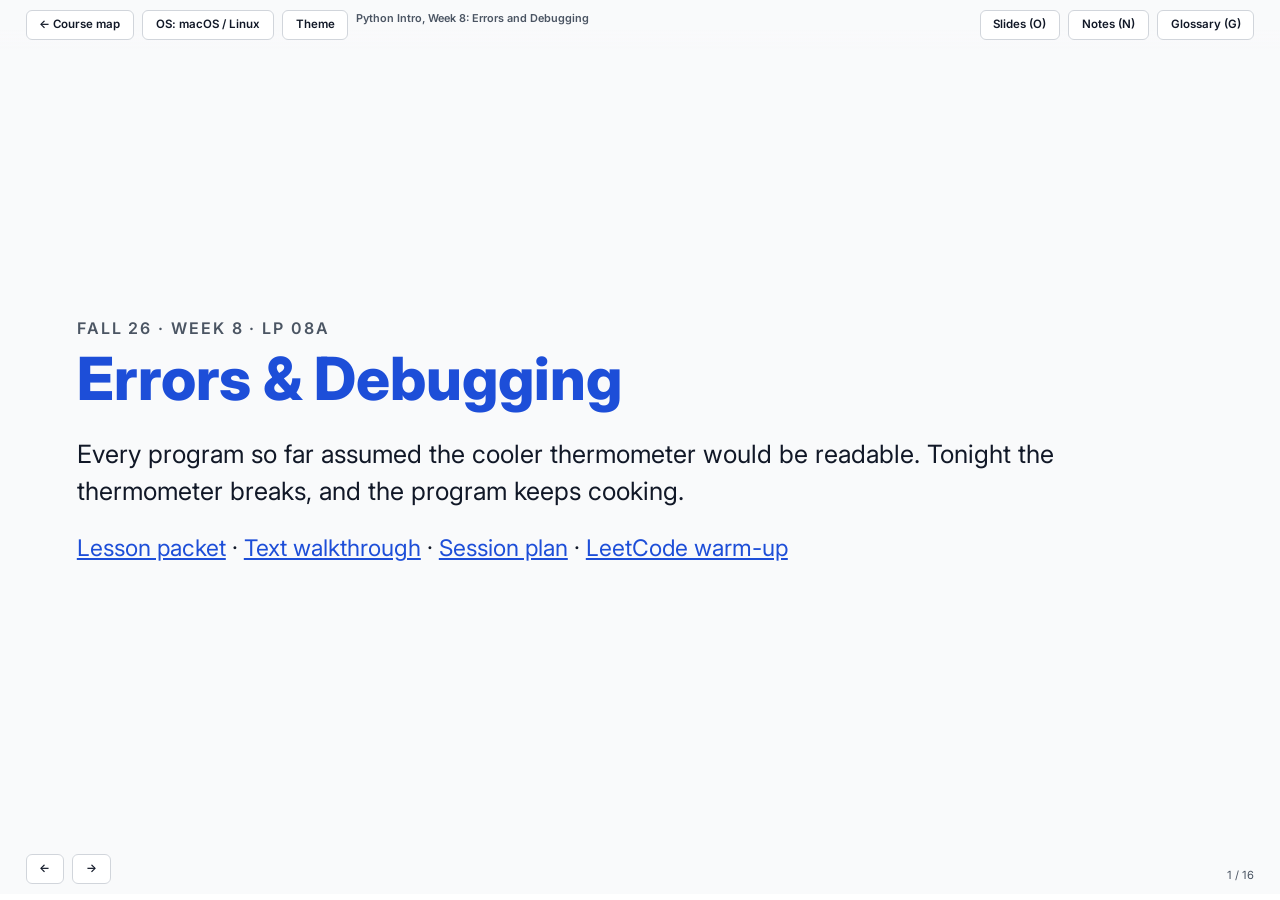
<file: week08/week08-slides.html>
<!DOCTYPE html>
<html lang="en" data-theme="dark">
<head>
<meta charset="UTF-8">
<link rel="icon" href="data:,">
  <meta name="viewport" content="width=device-width, initial-scale=1.0">
<title>Python Intro, Week 8: Errors and Debugging</title>
<!-- Built by resources/slides/build.py from engine.html + a weekNN.js content file. Edit those, then rebuild. -->
<link rel="preconnect" href="https://fonts.googleapis.com">
<link rel="preconnect" href="https://fonts.gstatic.com" crossorigin>
<link href="https://fonts.googleapis.com/css2?family=Inter:wght@400;600;800&family=Fira+Code:wght@400;600&display=swap" rel="stylesheet">
<style>
:root {
  --bg: #121212;
  --text: #f0f0f0;
  --muted: #a3a3a3;
  --yellow: #fcd34d;   /* working folder, edits */
  --blue: #60a5fa;     /* steps, staging */
  --green: #34d399;    /* success, committed */
  --purple: #c084fc;   /* GitHub, upstream */
  --red: #f87171;      /* warnings */
  --card: #1e1e1e;
  --code-bg: #2a2a2a;
  --border: #404040;
  --on-accent: #111111;
  --font: 'Inter', system-ui, -apple-system, 'Segoe UI', sans-serif;
  --mono: 'Fira Code', ui-monospace, Consolas, 'Courier New', monospace;
  color-scheme: dark;
}
html[data-theme="light"] {
  --bg: #f9fafb;
  --text: #111827;
  --muted: #4b5563;
  --yellow: #a16207;
  --blue: #1d4ed8;
  --green: #047857;
  --purple: #7e22ce;
  --red: #b91c1c;
  --card: #ffffff;
  --code-bg: #eef0f3;
  --border: #d1d5db;
  --on-accent: #ffffff;
  color-scheme: light;
}
* { box-sizing: border-box; margin: 0; padding: 0; }
html, body { height: 100%; }
body {
  font-family: var(--font);
  background: var(--bg);
  color: var(--text);
  font-size: clamp(16px, 1.1vw + 0.55rem, 24px);
  line-height: 1.5;
  overflow: hidden;
  transition: background-color .25s, color .25s;
}
a { color: var(--blue); }
button, summary { font: inherit; }

/* ---------- Top bar and nav ---------- */
#topbar {
  position: fixed; inset: 0 0 auto 0; z-index: 100;
  display: flex; justify-content: space-between; align-items: center; gap: .5rem;
  padding: .6rem max(16px, 2vw); pointer-events: none; flex-wrap: wrap;
  background: linear-gradient(var(--bg) 60%, transparent);
}
#topbar .group { display: flex; gap: .5rem; pointer-events: auto; flex-wrap: wrap; }
.btn {
  background: var(--card); color: var(--text); border: 1px solid var(--border);
  padding: .35rem .8rem; border-radius: 6px; cursor: pointer; font-size: .72rem; font-weight: 600;
}
.btn.link { text-decoration: none; display: inline-flex; align-items: center; }
.btn:hover { border-color: var(--blue); }
.btn:focus-visible, summary:focus-visible, .chip:focus-visible, .draggable:focus-visible, .dropzone:focus-visible, input:focus-visible {
  outline: 3px solid var(--yellow); outline-offset: 2px;
}
.btn.primary { background: var(--blue); color: var(--on-accent); border-color: var(--blue); }
#deck-title { font-size: .68rem; color: var(--muted); font-weight: 600; pointer-events: none; }
#navbtns { position: fixed; left: max(16px, 2vw); bottom: 1rem; z-index: 100; display: flex; gap: .5rem; }
#counter { position: fixed; right: max(16px, 2vw); bottom: 1rem; z-index: 100; font-size: .7rem; color: var(--muted); }
#progress { position: fixed; left: 0; right: 0; bottom: 0; height: 6px; background: var(--card); z-index: 100; }
#progress > div { height: 100%; width: 0; background: var(--blue); transition: width .3s; }

/* ---------- Slides ---------- */
#deck { position: fixed; inset: 0; }
.slide {
  position: absolute; inset: 0; display: none; overflow-y: auto;
  padding: 4.6rem max(16px, 6vw) 4.6rem;
}
.slide.active { display: block; animation: fade .3s ease; }
@keyframes fade { from { opacity: 0; } to { opacity: 1; } }
.slide-inner { max-width: 1240px; margin: 0 auto; min-height: 100%; display: flex; flex-direction: column; justify-content: center; }
.layout { display: grid; grid-template-columns: minmax(0, 1fr) minmax(15rem, 20rem); gap: 2rem; align-items: start; }
.layout.solo { grid-template-columns: minmax(0, 1fr); }
@media (max-width: 900px) { .layout { grid-template-columns: minmax(0, 1fr); } }

h1 { font-size: 2.6em; line-height: 1.1; color: var(--blue); margin-bottom: .4em; font-weight: 800; }
h2 { font-size: 1.75em; line-height: 1.15; margin-bottom: .55em; font-weight: 800; }
h3 { font-size: 1.15em; color: var(--yellow); margin: .9em 0 .4em; font-weight: 800; }
p, ul, ol { margin-bottom: .8em; }
ul, ol { padding-left: 1.4em; }
li { margin-bottom: .3em; }
.kicker { text-transform: uppercase; letter-spacing: .12em; font-size: .7em; color: var(--muted); font-weight: 600; margin-bottom: .4em; }
.lead { font-size: 1.1em; }
.muted { color: var(--muted); }
.small { font-size: .82em; }
.y { color: var(--yellow); font-weight: 700; } .b { color: var(--blue); font-weight: 700; }
.g { color: var(--green); font-weight: 700; } .p { color: var(--purple); font-weight: 700; } .r { color: var(--red); font-weight: 700; }
.cols { display: grid; grid-template-columns: repeat(auto-fit, minmax(16rem, 1fr)); gap: 1.2rem; }
.panel { background: var(--card); border: 1px solid var(--border); border-radius: 10px; padding: 1rem 1.2rem; }
.panel h3:first-child { margin-top: 0; }
kbd { font-family: var(--mono); font-size: .8em; border: 1px solid var(--border); border-bottom-width: 3px; border-radius: 5px; padding: 0 .35em; background: var(--code-bg); }

code { font-family: var(--mono); background: var(--code-bg); padding: .1em .35em; border-radius: 4px; font-size: .86em; }
pre {
  position: relative; background: var(--code-bg); border: 1px solid var(--border); border-radius: 8px;
  padding: .8rem 1rem; margin-bottom: .9em; overflow-x: auto; font-family: var(--mono); font-size: .76em; line-height: 1.55;
}
pre code { background: none; padding: 0; font-size: 1em; }
pre.cmd { padding-right: 5.2rem; border-left: 4px solid var(--blue); }
pre.out { border-left: 4px solid var(--green); color: var(--muted); }
pre.out::before { content: "output"; display: block; font-family: var(--font); font-size: .75em; text-transform: uppercase; letter-spacing: .1em; color: var(--green); margin-bottom: .3em; }
.cmt { color: var(--muted); }
.copy { position: absolute; top: .45rem; right: .45rem; font-size: .7rem; padding: .2rem .55rem; }

.tbl-wrap { overflow-x: auto; margin-bottom: .9em; }
table.tbl { width: 100%; border-collapse: collapse; font-size: .82em; }
.tbl th, .tbl td { text-align: left; padding: .45em .7em; border-bottom: 1px solid var(--border); vertical-align: top; }
.tbl th { color: var(--blue); font-weight: 700; }
.tbl code { white-space: nowrap; }
.badge { display: inline-block; font-size: .68em; font-weight: 700; padding: .05em .45em; border-radius: 4px; border: 1px solid var(--yellow); color: var(--yellow); margin-left: .35em; vertical-align: middle; white-space: nowrap; }

.callout { border-radius: 8px; padding: .8rem 1rem; margin: .8em 0; border: 1px solid; }
.callout strong:first-child { display: block; margin-bottom: .2em; }
.callout.warn { border-color: var(--red); background: color-mix(in srgb, var(--red) 12%, transparent); }
.callout.tip { border-color: var(--green); background: color-mix(in srgb, var(--green) 10%, transparent); }
.callout.note { border-color: var(--blue); background: color-mix(in srgb, var(--blue) 10%, transparent); }
.callout.gh { border-color: var(--purple); background: color-mix(in srgb, var(--purple) 10%, transparent); }
.joke { border-left: 4px solid var(--purple); padding: .5rem 1rem; margin-top: 1em; font-size: .85em; color: var(--muted); }

details.reveal { margin: .8em 0; border: 1px dashed var(--blue); border-radius: 8px; padding: .6rem .9rem; }
details.reveal > summary { cursor: pointer; font-weight: 700; color: var(--blue); }
details.reveal > summary::marker { content: "🤔 "; }
details.reveal[open] > summary::marker { content: "💡 "; }
details.reveal > div { margin-top: .6em; }

/* OS-specific text: hidden by default, shown for the active OS */
.os-win, .os-mac { display: none; }
html[data-os="windows"] .os-win, html[data-os="mac"] .os-mac { display: inline; }
html[data-os="windows"] div.os-win, html[data-os="mac"] div.os-mac { display: block; }

/* ---------- Companion cards ---------- */
.companions { display: flex; flex-direction: column; gap: 1rem; }
.companions { font-size: .82em; }
.companion { background: var(--card); border: 1px solid var(--border); border-left: 6px solid var(--yellow); border-radius: 0 10px 10px 0; padding: .7rem .9rem; }
.companion .tag { font-size: .62em; text-transform: uppercase; letter-spacing: .12em; color: var(--muted); font-weight: 700; }
.companion .term { font-size: 1.2em; font-weight: 800; color: var(--yellow); line-height: 1.2; margin: .1em 0; }
.companion .say { font-family: var(--mono); font-size: .72em; color: var(--muted); }
.companion .meaning { margin: .35em 0; font-size: .95em; }
.companion .origin { font-size: .8em; color: var(--muted); margin-bottom: .35em; }
.companion .usage { font-size: .8em; font-style: italic; color: var(--muted); border-top: 1px solid var(--border); padding-top: .35em; }

/* ---------- Drawers ---------- */
.drawer {
  position: fixed; top: 0; right: 0; bottom: 0; width: min(440px, 100vw); z-index: 200;
  background: var(--card); border-left: 1px solid var(--border); padding: 1.4rem 1.4rem 3rem; overflow-y: auto;
  transform: translateX(100%); visibility: hidden; transition: transform .3s ease, visibility 0s linear .3s;
  box-shadow: -6px 0 18px rgba(0,0,0,.35); font-size: .8em;
}
.drawer.open { transform: translateX(0); visibility: visible; transition: transform .3s ease; }
.drawer h2 { font-size: 1.4em; padding-right: 3rem; border-bottom: 1px solid var(--border); padding-bottom: .4em; }
.drawer .close { position: absolute; top: 1rem; right: 1rem; }
.note-row { margin-bottom: 1em; }
.note-row b { display: block; color: var(--blue); font-size: .8em; text-transform: uppercase; letter-spacing: .08em; }
.gloss { padding: .6em 0; border-bottom: 1px solid var(--border); }
.gloss .gterm { font-weight: 800; color: var(--yellow); }
.gloss.locked { opacity: .45; }
.gloss.locked .gdef { filter: blur(4px); user-select: none; }
.gloss .lock { font-size: .75em; color: var(--muted); }
#gloss-count { color: var(--muted); margin-bottom: .6em; }

/* ---------- Overview ---------- */
body.overview #deck { position: fixed; inset: 0; overflow-y: auto; display: grid; grid-template-columns: repeat(auto-fill, minmax(260px, 1fr)); gap: 1rem; padding: 4.5rem 1.5rem 2rem; align-content: start; }
body.overview .slide { position: relative; inset: auto; display: block; height: 170px; overflow: hidden; padding: .8rem; font-size: 7px; border: 2px solid var(--border); border-radius: 8px; cursor: pointer; background: var(--bg); }
body.overview .slide.active { border-color: var(--blue); }
body.overview .slide .slide-inner { justify-content: flex-start; }
body.overview .slide::after { content: attr(data-num) ". " attr(aria-label); position: absolute; left: 0; right: 0; bottom: 0; padding: .3rem .5rem; font-size: 12px; font-weight: 700; background: var(--card); border-top: 1px solid var(--border); }
body.overview #navbtns, body.overview #counter, body.overview #progress { display: none; }

/* ---------- Quiz ---------- */
.quiz { background: var(--card); border: 1px solid var(--border); border-radius: 10px; padding: 1.2rem; max-width: 900px; }
.quiz .qcount { font-size: .75em; color: var(--muted); margin-bottom: .4em; }
.quiz h3 { color: var(--text); margin-top: 0; }
.quiz .opts { display: flex; flex-direction: column; gap: .6rem; margin: 1rem 0; }
.quiz .opt { text-align: left; padding: .75rem 1rem; border-radius: 8px; border: 2px solid var(--border); background: var(--bg); color: var(--text); cursor: pointer; font-size: .9em; }
.quiz .opt:hover:not(:disabled) { border-color: var(--blue); }
.quiz .opt:disabled { cursor: default; }
.quiz .opt.right { border-color: var(--green); }
.quiz .opt.right::before { content: "✓ "; color: var(--green); font-weight: 800; }
.quiz .opt.wrong { border-color: var(--red); }
.quiz .opt.wrong::before { content: "✗ "; color: var(--red); font-weight: 800; }
.quiz .fb { min-height: 1.5em; margin-bottom: .8em; }

/* ---------- Jargon decoder ---------- */
.jargon { font-size: 1.15em; line-height: 2.1; text-align: center; margin: .6em 0; }
.chip { display: inline-block; border: 2px solid var(--blue); background: var(--code-bg); color: var(--text); border-radius: 6px; padding: 0 .45em; cursor: pointer; line-height: 1.6; font-size: 1em; }
.chip:hover { background: color-mix(in srgb, var(--blue) 25%, transparent); }
.chip.done { border-color: var(--green); cursor: default; }
.chip .m { display: block; font-size: .62em; color: var(--green); font-weight: 700; line-height: 1.3; }
.jargon-result { text-align: center; color: var(--green); font-weight: 700; min-height: 1.5em; }

/* ---------- Matching game ---------- */
.match { display: grid; grid-template-columns: minmax(8rem, 14rem) minmax(0, 1fr); gap: 1rem; margin-top: .6em; }
@media (max-width: 600px) { .match { grid-template-columns: minmax(0, 1fr); } }
.match .col { display: flex; flex-direction: column; gap: .6rem; }
.draggable { background: var(--card); border: 2px solid var(--yellow); border-radius: 8px; padding: .55rem .8rem; cursor: grab; font-weight: 700; text-align: center; touch-action: manipulation; }
.draggable.sel { outline: 3px solid var(--yellow); outline-offset: 2px; }
.draggable.used { display: none; }
.dropzone { background: var(--code-bg); border: 2px dashed var(--border); border-radius: 8px; padding: .55rem .8rem; cursor: pointer; font-size: .85em; touch-action: manipulation; }
.dropzone.over { border-color: var(--blue); }
.dropzone.correct { border: 2px solid var(--green); cursor: default; }
.dropzone.correct::before { content: "✓ "; color: var(--green); font-weight: 800; }
.dropzone.shake { animation: shake .45s; border-color: var(--red); }
@keyframes shake { 25% { transform: translateX(-5px); } 75% { transform: translateX(5px); } }
.match-status { font-weight: 700; min-height: 1.5em; margin-top: .6em; grid-column: 1 / -1; }

/* ---------- Terminal simulator ---------- */
.term-sim { background: #0b0b0b; color: #e5e7eb; border: 1px solid #333; border-radius: 10px; font-family: var(--mono); font-size: .72em; height: 15em; overflow-y: auto; padding: .8rem 1rem; }
.term-sim .line { white-space: pre-wrap; word-break: break-word; }
.term-sim .echo { color: #9ca3af; }
.term-sim .in { display: flex; align-items: center; gap: .5em; }
.term-sim .pr { color: #34d399; white-space: nowrap; }
.term-sim input { flex: 1; min-width: 4em; background: transparent; border: none; color: #fff; font: inherit; outline: none; }
.term-sim input:focus-visible { outline: none; }
.term-sim:focus-within { border-color: #34d399; }

/* ---------- Git staging visualizer ---------- */
.gitviz .cols4 { display: grid; grid-template-columns: repeat(4, minmax(0, 1fr)); gap: .7rem; }
@media (max-width: 760px) { .gitviz .cols4 { grid-template-columns: repeat(2, minmax(0, 1fr)); } }
.gitviz .zone { background: var(--card); border: 1px solid var(--border); border-top: 5px solid; border-radius: 8px; padding: .6rem; min-height: 9.5em; }
.gitviz .zone h4 { font-size: .72em; text-transform: uppercase; letter-spacing: .08em; margin-bottom: .4em; }
.gitviz .zone .sub { font-size: .62em; color: var(--muted); margin-bottom: .5em; }
.gitviz .z1 { border-top-color: var(--yellow); } .gitviz .z2 { border-top-color: var(--blue); }
.gitviz .z3 { border-top-color: var(--green); } .gitviz .z4 { border-top-color: var(--purple); }
.gitviz .card { font-family: var(--mono); font-size: .62em; border: 1px solid var(--border); border-radius: 6px; padding: .35em .5em; margin-bottom: .4em; background: var(--bg); animation: fade .35s; }
.gitviz .card .st { display: block; font-family: var(--font); font-size: .9em; color: var(--muted); }
.gitviz .controls { display: flex; flex-wrap: wrap; gap: .5rem; margin: .8rem 0; align-items: center; }
.gitviz .controls input { font-family: var(--mono); font-size: .7rem; padding: .35rem .5rem; border-radius: 6px; border: 1px solid var(--border); background: var(--code-bg); color: var(--text); min-width: 14em; flex: 1; }
.gitviz pre { min-height: 6em; max-height: 13em; overflow-y: auto; }

/* ---------- Undo guide ---------- */
.undo { background: var(--card); border: 1px solid var(--border); border-radius: 10px; padding: 1rem 1.2rem; }
.undo .trail { font-size: .75em; color: var(--muted); margin-bottom: .5em; }
.undo .q { font-size: 1.1em; font-weight: 800; margin-bottom: .6em; }
.undo .row { display: flex; gap: .6rem; flex-wrap: wrap; }
.undo .answer { border-left: 5px solid var(--blue); padding-left: .9rem; }

/* ---------- Flow diagram (step → step) ---------- */
.flow { display: grid; grid-template-columns: minmax(0,1fr) auto minmax(0,1fr) auto minmax(0,1fr) auto minmax(0,1fr); gap: .4rem; align-items: stretch; margin: .6em 0 .9em; }
.flow .step { background: var(--card); border: 1px solid var(--border); border-top: 5px solid var(--border); border-radius: 8px; padding: .55rem .7rem; font-size: .74em; display: flex; flex-direction: column; gap: .2em; }
.flow .step b { font-size: 1.1em; }
.flow .step em { color: var(--muted); }
.flow .s1 { border-top-color: var(--yellow); } .flow .s1 b { color: var(--yellow); }
.flow .s2 { border-top-color: var(--blue); } .flow .s2 b { color: var(--blue); }
.flow .s3 { border-top-color: var(--green); } .flow .s3 b { color: var(--green); }
.flow .s4 { border-top-color: var(--purple); } .flow .s4 b { color: var(--purple); }
.flow .arrow { display: flex; flex-direction: column; justify-content: center; align-items: center; font-size: .66em; color: var(--muted); text-align: center; }
.flow .arrow::after { content: "\2192"; font-size: 1.8em; line-height: 1; color: var(--text); }
@media (max-width: 900px) {
  .flow { grid-template-columns: minmax(0,1fr); }
  .flow .arrow { flex-direction: row; gap: .4em; }
  .flow .arrow::after { content: "\2193"; font-size: 1.3em; }
}

[data-glossary-grid] { display: grid; grid-template-columns: repeat(auto-fill, minmax(17rem, 1fr)); gap: .5rem; font-size: .66em; }
[data-glossary-grid] .item { background: var(--card); border: 1px solid var(--border); border-radius: 8px; padding: .45rem .7rem; }
[data-glossary-grid] .item b { color: var(--yellow); display: block; }
.glossary-grid .item b { color: var(--yellow); display: block; }

@media (max-width: 600px) {
  .slide { padding-top: 6.2rem; }
  h1 { font-size: 2em; }
  h2 { font-size: 1.45em; }
  #deck-title { display: none; }
}
@media (prefers-reduced-motion: reduce) { * { animation: none !important; transition: none !important; } }
</style>
</head>
<body>
<header id="topbar">
  <div class="group">
    <a class="btn link" href="../index.html" aria-label="Back to the course learning hub">← Course map</a>
    <button class="btn" id="btn-os" type="button" aria-label="Switch operating system for commands">OS: Windows</button>
    <button class="btn" id="btn-theme" type="button" aria-label="Switch light or dark theme">Theme</button>
    <span id="deck-title"></span>
  </div>
  <div class="group">
    <button class="btn" id="btn-overview" type="button" title="Overview (O)">Slides (O)</button>
    <button class="btn" id="btn-notes" type="button" title="Speaker notes (N)" aria-controls="drawer-notes">Notes (N)</button>
    <button class="btn" id="btn-glossary" type="button" title="Glossary (G)" aria-controls="drawer-glossary">Glossary (G)</button>
  </div>
</header>

<main id="deck" aria-live="polite"></main>

<nav id="navbtns" aria-label="Slide navigation">
  <button class="btn" id="btn-prev" type="button" aria-label="Previous slide">&larr;</button>
  <button class="btn" id="btn-next" type="button" aria-label="Next slide">&rarr;</button>
</nav>
<div id="counter"></div>
<div id="progress"><div></div></div>

<aside id="drawer-notes" class="drawer" role="dialog" aria-label="Speaker notes" aria-hidden="true">
  <button class="btn close" type="button" data-close="drawer-notes" aria-label="Close notes">X</button>
  <h2>Speaker Notes</h2>
  <div id="notes-body"></div>
</aside>
<aside id="drawer-glossary" class="drawer" role="dialog" aria-label="Glossary" aria-hidden="true">
  <button class="btn close" type="button" data-close="drawer-glossary" aria-label="Close glossary">X</button>
  <h2>Career Companion Glossary</h2>
  <p id="gloss-count"></p>
  <div id="gloss-body"></div>
</aside>

<script>
/* Course glossary: every "career companion" term, defined once.
   Definitions come from the vocabulary tables in README.md,
   resources/command-line-basics.md, and resources/git-commands.md.
   Each weekNN.js lists the ids it reviews and the ids it introduces.
   Rules: write a literal backslash as \\ ; escape < as &lt; ; no em dashes. */
window.GLOSSARY = [
    { id: "editor", term: "Editor / IDE", say: "ED-ih-ter, I-D-E",
      meaning: "The program where you write, edit, and save code. An IDE (Integrated Development Environment) bundles an editor with tools to run and inspect your code.",
      usage: "Which editor are you using for this project?" },
    { id: "terminal", term: "Terminal", say: "TER-mih-nul",
      meaning: "The window you type into.",
      usage: "Open a terminal and run the script." },
    { id: "shell", term: "Shell", say: "shell",
      meaning: "The program inside that window that reads your commands and runs them.",
      origin: "the outer layer wrapped around the operating system's core. Bash is a programmer pun: Bourne Again SHell.",
      usage: "Which shell are you in, PowerShell or zsh?" },
    { id: "prompt", term: "Prompt", say: "prompt",
      meaning: "The text waiting at the start of the line, telling you the shell is ready.",
      usage: "Read your prompt. Are you in the right folder?" },
    { id: "commandline", term: "Command line", say: "kuh-MAND line",
      meaning: "The general idea of controlling a computer by typing instead of clicking.",
      usage: "Can you run that from the command line instead of clicking through menus?" },
    { id: "option", term: "Option (flag)", say: "OP-shun",
      meaning: "The part of a command that adjusts what the program does, like --version.",
      usage: "Add the --version flag so we know exactly what you are running." },
    { id: "argument", term: "Argument", say: "ARG-yoo-ment",
      meaning: "The thing the program should act on, like hello.py.",
      usage: "You forgot the argument. Python needs to know which file to run." },
    { id: "directory", term: "Working directory", say: "dih-RECK-tor-ee",
      meaning: "The one folder your terminal is standing in right now. Every command runs from there.",
      usage: "Check your working directory before you run that." },
    { id: "path", term: "Path", say: "path",
      meaning: "The address of a file or folder. Absolute paths start from the top of the computer; relative paths start from where you are standing.",
      usage: "Paste me the full path to the file that won't open." },
    { id: "repository", term: "Repository (repo)", say: "rih-POZ-ih-tor-ee, or just REE-po",
      meaning: "A project folder that Git is tracking.",
      origin: "a storage place, like a depository.",
      usage: "Is that code in the repo yet?" },
    { id: "clone", term: "Clone", say: "klohn",
      meaning: "Download a repository from GitHub to your computer.",
      usage: "Clone the repo and you will have everything locally." },
    { id: "venv", term: "Virtual environment (venv)", say: "VUR-choo-ul en-VY-ron-ment, or VEE-env",
      meaning: "A clean room for your project's packages, so two projects never fight over versions.",
      usage: "Activate the venv before you install that package." },
    { id: "interactive", term: "Interactive mode", say: "in-ter-AK-tiv mode",
      meaning: "Python waiting at the >>> prompt for you to type Python code one line at a time.",
      usage: "Pop open interactive mode and test that one line real quick." },

    /* ---- Week 2: Git and GitHub (git-commands.md vocabulary table) ---- */
    { id: "commit", term: "Commit", say: "kuh-MIT",
      meaning: "A save point: a snapshot of your project plus a short message.",
      origin: "borrowed from databases, where committing makes a change permanent.",
      usage: "Commit that fix before you start the next feature." },
    { id: "staging", term: "Staging area", say: "STAY-jing AIR-ee-uh",
      meaning: "The waiting room where you collect changes for your next commit.",
      usage: "Stage only the files for this fix, then commit." },
    { id: "remote", term: "Remote", say: "rih-MOTE",
      meaning: "A copy of the repository that lives somewhere else, usually GitHub.",
      usage: "Which remote are you pushing to?" },
    { id: "origin", term: "origin", say: "OR-ih-jin",
      meaning: "The nickname for the remote you push your own work to.",
      usage: "Push your branch to origin and open a pull request." },
    { id: "upstream", term: "upstream", say: "UP-streem",
      meaning: "The nickname for the original repository your fork was copied from.",
      usage: "Pull from upstream so you have the latest changes." },
    { id: "fork", term: "Fork", say: "fork",
      meaning: "Make your own copy of someone else's repository, on GitHub.",
      origin: "a fork in the road, where your copy takes its own path.",
      usage: "Fork the repo and send your changes from there." },
    { id: "push", term: "Push", say: "push",
      meaning: "Upload your commits to GitHub.",
      usage: "Did you push? I don't see your changes yet." },
    { id: "pull", term: "Pull", say: "pull",
      meaning: "Download new commits from GitHub and combine them with yours.",
      usage: "Pull before you start, so you are working on the latest code." },
    { id: "branch", term: "Branch", say: "branch",
      meaning: "A separate line of save points, for trying an idea without touching the main one.",
      usage: "Make a branch for that experiment." },
    { id: "main", term: "main", say: "main",
      meaning: "The default branch, and the only one you need for most of this class.",
      usage: "Is main green, or did the last push break the build?" },
    { id: "variable", term: "Variable", say: "VAIR-ee-uh-bul", meaning: "A name that refers to a value in a program.", usage: "The variable score holds 72." },
    { id: "type", term: "Type", say: "type", meaning: "The kind of a value, such as text or an integer.", usage: "Check the type before comparing values." },
    { id: "condition", term: "Condition", say: "kun-DISH-un", meaning: "A true or false test that decides which code runs.", usage: "The condition checks whether the score is at least 70." },
    { id: "function", term: "Function", say: "FUNK-shun", meaning: "A named piece of code that can take inputs and return a result.", usage: "Call the function with a different score." },
    { id: "parse", term: "Parse", say: "parss", meaning: "Read text and turn it into a value with a known structure or type.", usage: "Parse the score text into an integer." },
    { id: "exception", term: "Exception", say: "ik-SEP-shun", meaning: "An error signal that interrupts normal execution unless code handles it.", usage: "Catch ValueError when the score text is invalid." },
    { id: "while", term: "While loop", say: "while loop", meaning: "A loop that repeats while its condition is true.", usage: "Use a while loop to count down to one." },
    { id: "iterate", term: "Iterate", say: "IT-uh-rayt", meaning: "Visit items or repeat a step, often one item at a time.", usage: "Iterate over every point before returning the total." },
    { id: "enumerate", term: "Enumerate", say: "ih-NOO-muh-rayt", meaning: "Pair each item in an iterable with a number as you loop.", usage: "Enumerate the names starting at one." },
    { id: "list", term: "List", say: "list", meaning: "An ordered, changeable collection of values.", usage: "The list keeps sign-ins in order." },
    { id: "dictionary", term: "Dictionary", say: "DIK-shun-air-ee", meaning: "A collection that maps keys to values.", usage: "Look up Ari's score in the dictionary." },
    { id: "set", term: "Set", say: "set", meaning: "A collection of unique values.", usage: "Use a set to check which names appeared." },
    { id: "tuple", term: "Tuple", say: "TOO-pul", meaning: "An ordered collection that you do not change in place.", usage: "Store the meeting hour and minute as a tuple." },
    { id: "sort", term: "Sort", say: "sort", meaning: "Arrange values in an order chosen by a rule or key.", usage: "Sort scores highest first and names alphabetically on ties." },
    { id: "slice", term: "Slice", say: "slyss", meaning: "Select part of an ordered collection by position.", usage: "Use [:2] to keep the first two ranked rows." },
    { id: "encoding", term: "Text encoding", say: "en-KOH-ding", meaning: "A rule for turning text into bytes and back, such as UTF-8.", usage: "Open the roster file with UTF-8 encoding." },
    { id: "class", term: "Class", say: "class", meaning: "A blueprint for objects that keep data and related behavior together.", usage: "Gradebook is a class." },
    { id: "instance", term: "Instance", say: "IN-stuns", meaning: "One object created from a class, with its own data.", usage: "Each Gradebook instance has its own scores." },
    { id: "comprehension", term: "Comprehension", say: "kom-prih-HEN-shun", meaning: "A compact way to build a collection from an iterable, optionally filtering items.", usage: "The comprehension keeps passing names." },
    { id: "decorator", term: "Decorator", say: "DEK-uh-ray-ter", meaning: "A function that wraps another function to add behavior.", usage: "The decorator logs a call before describe runs." },
    { id: "closure", term: "Closure", say: "KLOH-zher", meaning: "An inner function that keeps access to values from its enclosing function.", usage: "The closure remembers the threshold." },
    { id: "property", term: "Property", say: "PROP-er-tee", meaning: "A method read like an attribute through the @property decorator.", usage: "Read book.student_count without calling it." },
    { id: "stack", term: "Stack", say: "stack", meaning: "A collection where the last item added is the first one removed.", usage: "Push a topic, then pop the most recent topic." }
];
/* WEEK05B_ONLY_GLOSSARY */
window.WEEK05B_GLOSSARY = [
    { id: "iterate", term: "Iterate", say: "IT-uh-rayt", meaning: "Visit values one at a time or repeat a step.", usage: "Iterate over the waits and count each visit." },
    { id: "accumulator", term: "Accumulator", say: "uh-KYOO-myuh-lay-ter", meaning: "A variable that keeps a running result across loop visits.", usage: "Keep the total outside the loop and add each value." },
    { id: "sentinel", term: "Sentinel", say: "SEN-tuh-nul", meaning: "A special value that tells a loop when to stop.", usage: "The go signal is the sentinel for the reading loop." },
    { id: "linear_search", term: "Linear search", say: "LIN-ee-er serch", meaning: "Check values in order until a match is found or the list ends.", usage: "Count each room code compared during linear search." },
    { id: "binary_search", term: "Binary search", say: "BY-nuh-ree serch", meaning: "Search sorted values by checking the middle and discarding half of the remaining window.", usage: "Binary search the sorted room codes for 42." },
    { id: "comparison", term: "Comparison", say: "kum-PAIR-uh-sun", meaning: "A check between values that can guide a decision.", usage: "Count how many comparisons the search makes." },
    { id: "pass", term: "Sorting pass", say: "pass", meaning: "One sweep through the active part of a list during a sorting algorithm.", usage: "Trace the list after one bubble pass." },
    { id: "swap", term: "Swap", say: "swop", meaning: "Exchange the positions of two values.", usage: "Swap neighboring values when they are out of order." },
    { id: "range", term: "range", say: "raynj", meaning: "A sequence of integers from a start toward an excluded stop, moving by a step.", usage: "range(2, 10, 3) visits 2, 5, and 8." },
    { id: "enumerate", term: "enumerate", say: "ih-NOO-muh-rayt", meaning: "Pair each visited value with its position in a loop.", usage: "Use enumerate to get both index and room code." },
    { id: "while", term: "while loop", say: "while loop", meaning: "Repeat while a condition remains true.", usage: "Bound the while loop with an attempt count." },
    { id: "nested_loop", term: "Nested loop", say: "NES-tid loop", meaning: "A loop inside another loop, often used to visit pairs of values.", usage: "Check each earlier item against later items." },
    { id: "bubble_sort", term: "Bubble sort", say: "BUH-bul sort", meaning: "Repeatedly compare neighboring values and swap those out of order.", usage: "Trace the list after each bubble pass." },
    { id: "selection_sort", term: "Selection sort", say: "suh-LEK-shun sort", meaning: "Choose the smallest remaining value and place it in the next open position.", usage: "Select the smallest item for the first position." }
];
/* WEEK06_ONLY_GLOSSARY */
window.WEEK06_GLOSSARY = [
    { id: "parameter", term: "Parameter", say: "puh-RAM-ih-ter", meaning: "A name in a function definition that receives a value when called.", usage: "The parameter city receives Detroit." },
    { id: "argument", term: "Argument", say: "AR-gyuh-ment", meaning: "A value supplied by a caller for a function parameter.", usage: "Detroit is the argument passed for city." },
    { id: "default", term: "Default value", say: "dee-FAWLT", meaning: "A value a parameter uses when the caller omits that argument.", usage: "The stamp defaults to standard." },
    { id: "keyword_argument", term: "Keyword argument", say: "KEE-wurd AR-gyuh-ment", meaning: "An argument written with its parameter name at the call site.", usage: "Pass stamp=express to name the choice." },
    { id: "return_value", term: "Return value", say: "ri-TURN VAL-yoo", meaning: "A value a function hands back to its caller.", usage: "Store the returned agenda text before printing it." },
    { id: "scope", term: "Scope", say: "skohp", meaning: "The region where a name can be used to refer to its value.", usage: "A local name belongs to its function call." },
    { id: "shadowing", term: "Shadowing", say: "SHAD-oh-ing", meaning: "Using the same name in an inner scope so it hides an outer name there.", usage: "A nested theme name need not change the module theme." },
    { id: "docstring", term: "Docstring", say: "DOK-string", meaning: "A string under a definition that explains a function's purpose and contract.", usage: "Read the docstring before changing a TODO." },
    { id: "refactor", term: "Refactor", say: "ree-FAK-ter", meaning: "Reshape code for clarity while keeping its useful behavior.", usage: "Move one agenda-row rule into a helper." },
    { id: "closure", term: "Closure", say: "KLOH-zher", meaning: "A returned function that remembers a value from an enclosing call.", usage: "Each visit tracker remembers its own count." }
];
/* WEEK07_ONLY_GLOSSARY */
window.WEEK07_GLOSSARY = [
    { id: "file_handle", term: "File handle", say: "fyl HAN-dul", meaning: "The object Python gives you after opening a file; you read from it or write to it.", usage: "The handle reads the shift log one line at a time." },
    { id: "with_block", term: "with block", say: "with blok", meaning: "A block that opens a resource and closes it automatically when the block ends.", usage: "Open the prep list in a with block so it always closes." },
    { id: "file_mode", term: "File mode", say: "fyl mohd", meaning: "A letter that says how to open a file: r to read, w to replace, a to append.", usage: "Mode w wipes the old file the moment it opens." },
    { id: "csv_file", term: "CSV file", say: "see-ess-VEE fyl", meaning: "A text file of rows whose values are separated by commas, usually with a header row.", usage: "The prep list is a CSV file with four columns." },
    { id: "dict_reader", term: "DictReader", say: "DIKT-ree-der", meaning: "A csv tool that turns each row into a dictionary keyed by the header names.", usage: "Read row[\"qty\"] instead of remembering column 3." },
    { id: "module", term: "Module", say: "MOJ-ool", meaning: "A file of ready-made Python code you can bring into your program.", usage: "The csv module already knows how to read quoted commas." },
    { id: "import_statement", term: "import", say: "IM-port", meaning: "The statement that brings a module's tools into your program.", usage: "Write import os before you call os.path.exists." },
    { id: "standard_library", term: "Standard library", say: "STAN-derd LY-brair-ee", meaning: "The modules that ship with Python, so there is nothing to install.", usage: "csv, os, and datetime are all in the standard library." },
    { id: "working_directory", term: "Working directory", say: "WUR-king dih-REK-ter-ee", meaning: "The folder python considers current; relative paths are measured from it.", usage: "Print the working directory when a file is not found." },
    { id: "datetime", term: "datetime", say: "DAYT-tyme", meaning: "The module for dates and times: parse text, add spans of time, format results.", usage: "Use datetime to add three days and format the result." }
];

/* WEEK08_ONLY_GLOSSARY */
window.WEEK08_GLOSSARY = [
    { id: "runtime_error", term: "Runtime error", say: "RUN-tyme AIR-er", meaning: "A problem that shows up while the program is running, on one line with one input.", usage: "int(\"twelve\") is a runtime error, not a syntax error." },
    { id: "traceback", term: "Traceback", say: "TRAYS-bak", meaning: "The report Python prints when an error stops the program. Read the last line first.", usage: "The last line of the traceback names the error and its message." },
    { id: "try_except", term: "try and except", say: "try and ek-SEPT", meaning: "A pair of blocks: try runs the risky line, and except handles a named failure.", usage: "Put float(text) in a try and catch ValueError in the except." },
    { id: "guard_clause", term: "Guard clause", say: "gard klawz", meaning: "An early return that handles a bad case first, so the main path stays flat.", usage: "Return None at the top when the reading is missing." },
    { id: "defensive_programming", term: "Defensive programming", say: "dih-FEN-siv PRO-gram-ing", meaning: "Writing code that checks its input and plans for bad data instead of hoping for good data.", usage: "Defensive code checks for None before it compares." },
    { id: "log_level", term: "Log level", say: "log LEV-ul", meaning: "A label such as DEBUG, INFO, WARNING, or ERROR that says how serious a message is.", usage: "A warm cooler is a WARNING; a dead sensor is an ERROR." },
    { id: "assertion", term: "assert", say: "uh-SURT", meaning: "A development-time check that raises AssertionError when a condition is false.", usage: "Assert that guests is positive while you build the function." },
    { id: "requirements_file", term: "requirements.txt", say: "rih-KWYR-ments tekst fyl", meaning: "A text file that lists the exact packages and versions a project needs.", usage: "Run pip install -r requirements.txt to rebuild the same environment." },
    { id: "package", term: "Package", say: "PAK-ij", meaning: "Code someone else wrote and published, installed with pip from PyPI.", usage: "Install the requests package inside a virtual environment." }
];

</script>
<script>
/* Week 8 Errors and Debugging. Rebuild with python resources/slides/build.py. */
window.GLOSSARY.push(...window.WEEK07_GLOSSARY, ...window.WEEK08_GLOSSARY);
window.DECK = {
  title: "Python Intro, Week 8: Errors and Debugging",
  terms: {
    review: ["variable", "function", "parse", "exception", "dictionary", "stack", "with_block", "csv_file", "dict_reader", "working_directory"],
    fresh: ["runtime_error", "traceback", "try_except", "guard_clause", "defensive_programming", "log_level", "assertion", "venv", "package", "requirements_file"]
  },
  slides: [
    {
      title: "Errors and Debugging",
      html: `<p class="kicker">Fall 26 · Week 8 · LP 08A</p><h1>Errors &amp; Debugging</h1><p class="lead">Every program so far assumed the cooler thermometer would be readable. Tonight the thermometer breaks, and the program keeps cooking.</p><p><a href="../lp08a-errors-and-debugging/README.md">Lesson packet</a> · <a href="../lp08a-errors-and-debugging/week08-walkthrough.md">Text walkthrough</a> · <a href="../lp08a-errors-and-debugging/run-of-show.md">Session plan</a> · <a href="../lp08a-errors-and-debugging/leetcode-valid-parentheses.md">LeetCode warm-up</a></p>`,
      notes: { timing: "3 min", talking: "Today's files come from a restaurant kitchen: a cooler log, deliveries, and order tickets. They are not the graded assignment files. Ask who is blocked on the assignment, then promise the session ends with time for it. Mention that registration closes November 25.", question: "What happens to a program the moment a line fails? It stops, and everything after it never runs.", failure: "If students paste their own assignment code into chat, steer them to the kitchen examples.", action: "Ask learners to say the word exception out loud and give one example they have already seen." }
    },
    {
      title: "Two kinds of error, and how to read one",
      companions: ["runtime_error", "traceback"],
      html: `<h2>Two kinds of error, and how to read one</h2><pre class="out">Traceback (most recent call last):
  File "log.py", line 3, in &lt;module&gt;
    temp = int("38.5")
ValueError: invalid literal for int() with base 10: '38.5'</pre><p>A <strong>syntax error</strong> means Python cannot read the program, so nothing runs. A <strong>runtime error</strong> means it started, then one line met one bad input. Read the traceback <strong>bottom first</strong>: the last line is the error type and message, and the line above it is where.</p><p>Six you will meet: <code>ValueError</code>, <code>TypeError</code>, <code>KeyError</code>, <code>IndexError</code>, <code>FileNotFoundError</code>, <code>ZeroDivisionError</code>.</p><details class="reveal"><summary>Predict: which error does int(None) raise?</summary><div><code>TypeError</code>. The type is wrong (None is not text or a number). <code>ValueError</code> is for the right type with the wrong content, like <code>int("twelve")</code>.</div></details>`,
      notes: { timing: "6 min", talking: "Run the code-along section 1 so the class sees one syntax error and six runtime errors. Read one traceback bottom first, out loud, then say where the line is.", question: "Which line of a traceback do you read first? The last one.", failure: "If learners panic at a long traceback, show that only the last line names the problem.", action: "Ask the room to say runtime error and traceback, then read one aloud." }
    },
    {
      title: "try, except, else, finally",
      companions: ["try_except"],
      html: `<h2>try, except, else, finally</h2><pre class="cmd"><code>def read_temp(text):
    try:
        value = float(text)
    except ValueError:
        value = None
    else:
        print("parsed fine")
    finally:
        print("always runs")
    return value</code></pre><p><code>try</code> holds the line that can fail. <code>except</code> handles one named failure. <code>else</code> runs only if nothing failed. <code>finally</code> runs as control leaves, including on return or an unhandled exception. Use it for cleanup; do not return from it.</p><details class="reveal"><summary>Predict what prints for "n/a"</summary><div>Only <code>always runs</code>. The <code>except</code> ran, so <code>else</code> was skipped. For <code>"38.5"</code> both <code>parsed fine</code> and <code>always runs</code> print.</div></details>`,
      notes: { timing: "7 min", talking: "I Do. Run code-along section 2, which prints a trail of the blocks visited. Keep the try block to one line and say why.", question: "Does finally only run after an error? No, it runs every time.", failure: "If learners put ten lines in the try, ask which line they expect to fail and move the rest out.", action: "Ask learners to name the four blocks in order and what each one is for." }
    },
    {
      title: "Catch the failure you expect",
      companions: [],
      html: `<h2>Catch the failure you expect</h2><pre class="cmd"><code>def sloppy_qty(text):
    try:
        return int(txt)      # typo
    except Exception:
        return 0

sloppy_qty("12")</code></pre><p>The function returns <code>0</code> and nothing complains. The typo raised <code>NameError</code>, and <code>except Exception</code> swallowed it. A bare <code>except:</code> is worse: it also catches Ctrl+C. Name the one exception you expect, and let everything else show.</p><details class="reveal"><summary>Predict: what should int(None) do inside a function that only expects bad text?</summary><div>Raise <code>TypeError</code>. Passing <code>None</code> is a bug in the caller, and a loud failure is how you find it.</div></details>`,
      notes: { timing: "4 min", talking: "Run code-along section 3. Let the class find the typo before you reveal it. Say the rule plainly: catch what you expect, nothing else.", question: "Why is a wrong answer worse than a crash? You do not know it is wrong.", failure: "If learners say always use except Exception to be safe, show the swallowed typo again.", action: "Ask learners to say specific exception and explain it in one sentence." }
    },
    {
      title: "We Do: repair the catch-all",
      companions: [],
      html: `<h2>We Do: repair the catch-all</h2><pre class="cmd"><code>def repair_parse_qty(text):
    try:
        return int(text)
    except:
        return 0</code></pre><p>Open <code>practice.py</code>, remove the TODO line, and run the check. One input fails. Find it before you read on.</p><details class="reveal"><summary>Predict which input fails, and the fix</summary><div><code>None</code>: the function returns <code>0</code> when it should raise <code>TypeError</code>. Catch only <code>ValueError</code>. Do not widen it to a tuple that includes <code>TypeError</code>, because that makes the same mistake again.</div></details>`,
      notes: { timing: "4 min", talking: "Let the class diagnose it from the check output, not from the code. The nudge in the failure message points at the answer.", question: "Which exception does int of oops raise? ValueError.", failure: "If learners fix it with except Exception, rerun the check and read the failure aloud.", action: "Ask learners to explain the fix as catch less, not more." }
    },
    {
      title: "as e and raise",
      companions: [],
      html: `<h2>as e and raise</h2><pre class="cmd"><code>try:
    int("12.5")
except ValueError as error:
    print(error)

def pick_portion(guests):
    if guests &lt; 1:
        raise ValueError(f"guests must be at least 1, got {guests}")
    return 120 * guests</code></pre><p><code>as error</code> names the error so you can use its message. <code>raise</code> lets you signal a problem yourself, with a message that helps the next reader. A bare <code>raise</code> inside an <code>except</code> passes the original error along unchanged.</p><details class="reveal"><summary>Predict: after a bare raise, does the caller see the error?</summary><div>Yes. You can leave a note, then still stop. The traceback stays intact.</div></details>`,
      notes: { timing: "5 min", talking: "Show the message as data: print it, put it in an f-string, read its type name. Then raise your own with the bad value inside the message.", question: "Why put the bad value in the message? So the next reader can see what went wrong.", failure: "If learners confuse raise with return, trace what the caller receives in each case.", action: "Ask learners to write one raise line for a rule from their own assignment." }
    },
    {
      title: "Guard clauses",
      companions: ["guard_clause", "defensive_programming"],
      html: `<h2>Guard clauses</h2><pre class="cmd"><code>def label(reading):
    if reading is None:
        return "missing"
    if reading &lt;= 0:
        return "check sensor"
    if reading &gt; 41:
        return "warm"
    return "ok"</code></pre><p><strong>Defensive programming</strong> means checking input before you use it. A guard clause handles each bad case first and returns early, so the good path reads straight down instead of nesting three levels. The nested version and this one give identical answers.</p><details class="reveal"><summary>Predict: label(None)</summary><div><code>"missing"</code>. Without the first guard, <code>None &lt;= 0</code> would raise <code>TypeError</code>.</div></details>`,
      notes: { timing: "5 min", talking: "Show label_nested and label_guarded from the code-along side by side. Print both lists and prove they match.", question: "Where does the good path live in a guarded function? At the bottom, with no extra indent.", failure: "If learners nest anyway, ask them to flip one condition and return early.", action: "Ask learners to say guard clause and early return in the same sentence." }
    },
    {
      title: "Failing loudly versus silently",
      companions: [],
      html: `<h2>Failing loudly versus silently</h2><pre class="cmd"><code>items = ["Corn", "Ramen"]
items[-1]              # no error
float("nan")           # no error</code></pre><p>The worst bugs raise nothing. An in-range negative index counts from the end. An index farther back than the list length still raises IndexError. <code>float("nan")</code> converts without complaint, so an unreadable thermometer can slip a bad number into an average. When a quiet wrong answer is possible, a guard clause or an explicit check has to stop it, because <code>try/except</code> never fires.</p><details class="reveal"><summary>Predict: does ["Corn", "Ramen"][-1] raise?</summary><div>No. It returns <code>"Ramen"</code>. If any negative index violates your contract, validate it explicitly. <code>math.isfinite</code> answers the <code>nan</code> question.</div></details><p>Check cheaply when you can. Catch when the check costs as much as the work, or when things can change between the check and the use.</p>`,
      notes: { timing: "3 min", talking: "Run both lines live. Ask the class which exercise in the packet protects against each one. Then give the check-versus-catch rule.", question: "Which is more dangerous, a crash or a quiet wrong answer? The quiet one.", failure: "If learners think try/except covers everything, show the negative index passing straight through.", action: "Ask learners to say fail loudly and describe one silent failure they now know about." }
    },
    {
      title: "Put the try inside the loop",
      companions: [],
      html: `<h2>Put the try inside the loop</h2><pre class="cmd"><code>total = 0.0
for text in ["5", "oops", "7"]:
    try:
        total += float(text)
    except ValueError:
        continue</code></pre><p>With the <code>try</code> wrapped around the whole loop, the first bad entry jumps out and the good entries after it are lost. With the <code>try</code> inside, each entry is guarded on its own and one bad item only skips itself. This is the pattern for any list of messy rows.</p><details class="reveal"><summary>Predict the total, inside versus around the loop</summary><div>Inside: <code>12.0</code>. Around the whole loop: <code>5.0</code>, because the loop ended at <code>"oops"</code>. Open <code>repair_total_weight</code> and fix it.</div></details>`,
      notes: { timing: "3 min", talking: "We Do. Run the starter and watch it return 5.0. Move the try inside the loop together and rerun the check.", question: "Why does it matter where the try sits? It decides how much work one bad item can destroy.", failure: "If learners add continue and pass both, say either works and ask which they would explain to a reviewer.", action: "Ask learners to say row by row and tie it to the video reflection question." }
    },
    {
      title: "What DictReader does with a ragged row",
      companions: [],
      html: `<h2>What DictReader does with a ragged row</h2><pre class="out">header: name,qty,unit
Butter,3            -> {'name': 'Butter', 'qty': '3', 'unit': None}
Salt,1,lbs,extra    -> {'name': 'Salt', 'qty': '1', 'unit': 'lbs', None: ['extra']}</pre><p><code>DictReader</code> does not raise on a wrong number of fields. A <strong>short row</strong> gets <code>None</code> for the missing value, so <code>int(None)</code> raises <code>TypeError</code>, not <code>ValueError</code>. A <strong>long row</strong> files the extras as a list under the key <code>None</code>, so <code>None in row</code> is the test. Blank lines are skipped, so a row number counts records, not file lines.</p><details class="reveal"><summary>Predict: what is row["unit"] for the Butter row?</summary><div><code>None</code>, not an empty string. Catching only <code>ValueError</code> will let a short row crash the program.</div></details>`,
      notes: { timing: "4 min", talking: "Show the in-memory sample from code-along section 7, not a student's assignment file. Read each printed dictionary aloud.", question: "Which error does a short row cause when you convert? TypeError, because the value is None.", failure: "If learners ask whether this is their assignment, say the packet uses its own sample and they should open their own data file and look.", action: "Ask learners to say None key and None value and where each one appears." }
    },
    {
      title: "Fail gracefully: logging and assert",
      companions: ["log_level", "assertion"],
      html: `<h2>Fail gracefully: logging and assert</h2><pre class="cmd"><code>import logging
logging.basicConfig(level=logging.INFO)
logger = logging.getLogger("kitchen")

logger.debug("walk-in door opened")
logger.info("cooler check started")
logger.warning("reading 45.0 is above 41")
logger.error("sensor 3 did not answer")</code></pre><p>Graceful means a safe default plus a record of what happened. Four levels: <code>DEBUG</code> (developer detail), <code>INFO</code> (normal events), <code>WARNING</code> (odd but survivable), <code>ERROR</code> (a failure). A handler set to <code>INFO</code> hides the <code>DEBUG</code> line without deleting it.</p><p><code>assert guests &gt; 0</code> is a tripwire for you while you build. Python run with <code>-O</code> removes it, so never use it to check what a user typed.</p><details class="reveal"><summary>Predict: at level INFO, which messages print?</summary><div><code>INFO</code>, <code>WARNING</code>, and <code>ERROR</code>. <code>DEBUG</code> is below the level, so it is hidden.</div></details>`,
      notes: { timing: "5 min", talking: "Run code-along section 8 and watch the debug line disappear. Show the missing-log case returning None with an ERROR line. Then trip the assert and explain why it is not input validation.", question: "Which level for a warm cooler, and which for a dead sensor? Warning, then error.", failure: "If learners print instead of log, show that print cannot be filtered or turned down.", action: "Ask learners to say log level and name the four levels in order." }
    },
    {
      title: "pip and virtual environments",
      companions: ["venv", "package", "requirements_file"],
      html: `<h2>pip and virtual environments</h2><pre class="cmd"><code>python -m venv .venv
<span class="os-win">.venv\\Scripts\\Activate.ps1</span><span class="os-mac">source .venv/bin/activate</span>
pip install requests
pip freeze &gt; requirements.txt
pip install -r requirements.txt</code></pre><p>pip installs <strong>packages</strong> from PyPI. Install everything into one global Python and every project shares one pile, so two projects that need different versions cannot both be happy. A virtual environment is a private folder with its own Python and its own pile. <code>requirements.txt</code> records exactly what is installed, so someone else can rebuild it.</p><p>Commit <code>requirements.txt</code>. Do not commit the <code>.venv</code> folder; list <code>.venv/</code> in <code>.gitignore</code>.</p><details class="reveal"><summary>Predict: the install worked, but import fails in the editor</summary><div>The editor is running a different Python. Select the <code>.venv</code> interpreter in the editor. Check the selected Python interpreter; a long package list alone does not prove the environment is inactive.</div></details>`,
      notes: { timing: "3 min", talking: "Conceptual, with the code-along section 10 check of sys.prefix. Show the prompt prefix after activation. Say why the global pile causes trouble before the commands. Mention that the course reflection asks them to show their own setup.", question: "Why commit requirements.txt but not .venv? The text file rebuilds the folder, and the folder is large and machine-specific.", failure: "If PowerShell blocks the activate script, allow local scripts for the current user and retry. If the import fails after install, check which interpreter the editor uses.", action: "Ask learners to say virtual environment, package, and requirements file in one sentence." }
    },
    {
      title: "Match the vocabulary",
      html: `<h2>Match the vocabulary</h2><p>Pair each term with its meaning before you run the check.</p><div data-match="w8"></div>`,
      notes: { timing: "3 min", talking: "Let learners work in pairs, then read one pairing aloud with an example from today.", question: "Which pairing was hardest to decide? Return to the slide where that term appeared.", failure: "If two terms blur, trace one example of each side by side.", action: "Ask each learner to use one term in a sentence." }
    },
    {
      title: "Run the local check",
      html: `<h2>Run the local check</h2><p>From the repository root, replace one TODO, then run:</p><pre class="cmd"><code>python lp08a-errors-and-debugging/check.py</code></pre><p>Each of eleven exercises gets <code>PASS</code>, <code>FAIL</code> with an input and nudge, or <code>NOT STARTED</code>. Open <a href="../lp08a-errors-and-debugging/hints.md">hints.md</a> one level at a time.</p><details class="reveal"><summary>Predict the untouched starter result</summary><div>Eleven <code>NOT STARTED</code> lines. Choose a Warm-up or Fix it before a Build exercise. Students blocked on the graded work can use the session-plan checklist instead.</div></details>`,
      notes: { timing: "10 min", talking: "You Do: let students choose one kitchen task and run its check. Remind them the check builds its own temporary files, so nothing real is touched. Circulate to anyone stuck on the graded assignment.", question: "What does NOT STARTED mean? The function still raises its TODO.", failure: "If the command cannot find check.py, return to the repository root.", action: "Ask each student to explain one test input before editing." }
    },
    {
      title: "Class solve: LeetCode 20, Valid Parentheses",
      html: `<h2>Class solve: LeetCode 20, Valid Parentheses</h2><p>The first draft crashes on purpose, and the crash is this week's lesson.</p><pre class="cmd"><code>[].pop()      # IndexError: pop from empty list

Solution().isValid("))")  # after filling the starter</code></pre><p>Solve it with a stack. Fix the empty-stack case with a guard, then check leftover openers. Compare the <code>try/except IndexError</code> alternative after class if time is tight. See the <a href="../lp08a-errors-and-debugging/leetcode-valid-parentheses.md">class walkthrough</a>.</p><details class="reveal"><summary>Predict: isValid("((")</summary><div><code>False</code>. The loop ends without any error, yet two openers were never closed. A quiet wrong answer is possible here, so the last line has to check the stack is empty.</div></details>`,
      notes: { timing: "12 min", talking: "Use the twelve-minute route in the companion. Run the first draft on two closing brackets so an odd-length guard cannot hide the empty-pop bug. Use two opening brackets to expose a missing final stack check. Compare the try/except version as follow-up.", question: "Which fix would you rather read in a month, and why? Usually the guard, because it is shorter here.", failure: "If time is short, assign it as practice and open the next session with the two-fix comparison.", action: "Ask learners to submit their solution in the cohort channel." }
    },
    {
      title: "Week 8 check",
      html: `<h2>Week 8 check</h2><div data-quiz="w8"></div><p>Use the <a href="../lp08a-errors-and-debugging/week08-walkthrough.md">text walkthrough</a> to revisit a trace. Try the packet before reading its reference answers.</p>`,
      notes: { timing: "13 min", talking: "Use seven minutes for the quiz and six minutes for mentor support. Ask for a reason after each choice, then close with one prediction, observed result, and explanation. Remind the class to take the AIRHub quiz and about registration.", question: "Which idea still needs another example: specific exceptions, guard clauses, logging, or environments?", failure: "If interaction is unavailable, read the question and choices aloud.", action: "Collect one explanation of why except Exception is risky and one use of a guard clause." }
    }
  ],
  quizzes: { w8: [
    { q: "What is the difference between a syntax error and a runtime error?", options: [{ text: "A syntax error stops the program before it runs; a runtime error happens while it runs", correct: true }, { text: "A runtime error stops the program before it runs" }, { text: "There is no difference" }], why: "Python cannot start a program it cannot read. A runtime error appears later, on one line with one input." },
    { q: "Which line of a traceback names the error?", options: [{ text: "The last line", correct: true }, { text: "The first line" }, { text: "The line in the middle" }], why: "Read bottom first: the last line is the error type and message, and the line above shows where." },
    { q: "When does a finally block run?", options: [{ text: "Every time, error or not", correct: true }, { text: "Only after an error" }, { text: "Only when nothing fails" }], why: "finally is for cleanup that must always happen. else is the block that runs only when nothing failed." },
    { q: "Why is except Exception risky?", options: [{ text: "It can swallow a bug, like a typo, and hide a wrong answer", correct: true }, { text: "It is slower" }, { text: "It only works on files" }], why: "Catch the one failure you expect so everything else still shows up loudly." },
    { q: "What does int(None) raise?", options: [{ text: "TypeError", correct: true }, { text: "ValueError" }, { text: "IndexError" }], why: "ValueError is the right type with the wrong content, like int(\"twelve\"). None is the wrong type." },
    { q: "Why put the try inside a loop over messy rows?", options: [{ text: "So one bad row only skips itself", correct: true }, { text: "It runs faster" }, { text: "Python requires it" }], why: "A try around the whole loop ends the loop at the first bad row and loses every good row after it." },
    { q: "A CSV row has too few fields. What does DictReader put for the missing value?", options: [{ text: "None", correct: true }, { text: "An empty string" }, { text: "It raises KeyError" }], why: "float(None) then raises TypeError, so catching only ValueError is not enough." },
    { q: "Which log level fits a cooler that is warm but still running?", options: [{ text: "WARNING", correct: true }, { text: "DEBUG" }, { text: "ERROR" }], why: "WARNING is for something odd but survivable. ERROR is for a failure." },
    { q: "What does requirements.txt do?", options: [{ text: "Lists the exact packages so someone else can rebuild the environment", correct: true }, { text: "Installs Python" }, { text: "Hides your code" }], why: "Commit requirements.txt, not the .venv folder. pip install -r requirements.txt rebuilds it." }
  ] },
  matches: { w8: [
      { term: "Traceback", meaning: "The report Python prints when an error stops the program" },
      { term: "Guard clause", meaning: "An early return that handles a bad case first" },
      { term: "Virtual environment", meaning: "A private folder with its own Python and packages" },
      { term: "Log level", meaning: "A label that says how serious a message is" },
      { term: "requirements.txt", meaning: "A file listing the exact packages a project needs" }
  ] }
};

</script>
<script>
(function () {
  "use strict";
  var D = window.DECK;
  var deckEl = document.getElementById("deck");
  var html = document.documentElement;
  var current = 0;
  var unlocked = {};
  var termsById = {};
  (window.GLOSSARY || []).forEach(function (t) { termsById[t.id] = t; });
  // A deck lists the glossary ids it reviews (unlocked from the start) and the ids it introduces.
  var reviewIds = D.terms.review || [], freshIds = D.terms.fresh || [];
  D.terms = reviewIds.concat(freshIds).map(function (id) {
    if (!termsById[id]) throw new Error("Unknown glossary id in deck: " + id);
    return termsById[id];
  });
  reviewIds.forEach(function (id) { unlocked[id] = true; });

  function store(k, v) { try { if (v === undefined) return localStorage.getItem(k); localStorage.setItem(k, v); } catch (e) { return null; } }
  function esc(s) { return String(s).replace(/&/g, "&amp;").replace(/</g, "&lt;").replace(/>/g, "&gt;"); }
  function $(sel, root) { return (root || document).querySelector(sel); }
  function $all(sel, root) { return Array.prototype.slice.call((root || document).querySelectorAll(sel)); }
  function shuffle(a) { a = a.slice(); for (var i = a.length - 1; i > 0; i--) { var j = Math.floor(Math.random() * (i + 1)); var t = a[i]; a[i] = a[j]; a[j] = t; } return a; }
  function isWin() { return html.getAttribute("data-os") === "windows"; }

  /* ---------- OS and theme ---------- */
  function setOS(os) {
    html.setAttribute("data-os", os);
    $("#btn-os").textContent = os === "windows" ? "OS: Windows" : "OS: macOS / Linux";
    store("ctd-os", os);
    document.dispatchEvent(new CustomEvent("oschange"));
  }
  function setTheme(t) { html.setAttribute("data-theme", t); store("ctd-theme", t); }
  var savedOS = store("ctd-os");
  setOS(savedOS === "mac" || savedOS === "windows" ? savedOS : (/Mac|Linux|X11/.test(navigator.userAgent) && !/Windows/.test(navigator.userAgent) ? "mac" : "windows"));
  var savedTheme = store("ctd-theme");
  setTheme(savedTheme === "light" || savedTheme === "dark" ? savedTheme : (window.matchMedia && matchMedia("(prefers-color-scheme: light)").matches ? "light" : "dark"));
  $("#btn-os").addEventListener("click", function () { setOS(isWin() ? "mac" : "windows"); });
  $("#btn-theme").addEventListener("click", function () { setTheme(html.getAttribute("data-theme") === "dark" ? "light" : "dark"); });
  $("#deck-title").textContent = D.title;

  /* ---------- Render slides ---------- */
  function companionHTML(id) {
    var t = termsById[id];
    if (!t) return "";
    return '<div class="companion"><div class="tag">New Companion</div><div class="term">' + t.term + '</div>' +
      (t.say ? '<div class="say">say it: ' + t.say + '</div>' : "") +
      '<div class="meaning">' + t.meaning + '</div>' +
      (t.origin ? '<div class="origin">Where the word comes from: ' + t.origin + '</div>' : "") +
      (t.usage ? '<div class="usage">You\u2019ll hear it when: \u201c' + t.usage + '\u201d</div>' : "") + '</div>';
  }
  D.slides.forEach(function (s, i) {
    var sec = document.createElement("section");
    sec.className = "slide";
    sec.id = "slide-" + i;
    sec.setAttribute("aria-label", s.title);
    sec.setAttribute("data-num", i + 1);
    var comps = (s.companions || []);
    var body = comps.length
      ? '<div class="layout"><div class="main">' + s.html + '</div><aside class="companions" aria-label="New vocabulary">' + comps.map(companionHTML).join("") + '</aside></div>'
      : '<div class="layout solo"><div class="main">' + s.html + '</div></div>';
    sec.innerHTML = '<div class="slide-inner">' + body + '</div>';
    deckEl.appendChild(sec);
  });

  /* ---------- Copy buttons ---------- */
  function copyText(text, btn) {
    function done() { btn.textContent = "Copied!"; setTimeout(function () { btn.textContent = "Copy"; }, 1600); }
    function fallback() {
      var ta = document.createElement("textarea"); ta.value = text; ta.setAttribute("readonly", ""); ta.style.position = "fixed"; ta.style.opacity = "0";
      document.body.appendChild(ta); ta.select();
      try { document.execCommand("copy"); done(); } catch (e) { btn.textContent = "Select and copy"; }
      ta.remove();
    }
    if (navigator.clipboard && window.isSecureContext) navigator.clipboard.writeText(text).then(done, fallback); else fallback();
  }
  $all("pre.cmd").forEach(function (pre) {
    var b = document.createElement("button");
    b.type = "button"; b.className = "btn copy"; b.textContent = "Copy"; b.setAttribute("aria-label", "Copy commands");
    b.addEventListener("click", function () {
      var clone = pre.cloneNode(true);
      $all(".copy", clone).forEach(function (x) { x.remove(); });
      $all(isWin() ? ".os-mac" : ".os-win", clone).forEach(function (x) { x.remove(); });
      copyText(clone.textContent.replace(/\n{3,}/g, "\n\n").trim(), b);
    });
    pre.appendChild(b);
  });

  /* ---------- Glossary ---------- */
  function renderGlossary() {
    var body = $("#gloss-body"), n = 0;
    body.innerHTML = "";
    D.terms.forEach(function (t) {
      var open = !!unlocked[t.id];
      if (open) n++;
      var d = document.createElement("div");
      d.className = "gloss" + (open ? "" : " locked");
      d.innerHTML = '<div class="gterm">' + t.term + (open ? "" : ' <span class="lock">(unlocks later in the deck)</span>') + '</div><div class="gdef">' + (open ? t.meaning : "Keep going to unlock this one.") + '</div>';
      body.appendChild(d);
    });
    $("#gloss-count").textContent = n + " of " + D.terms.length + " companions unlocked";
    $all("[data-glossary-grid]").forEach(function (g) {
      g.innerHTML = D.terms.filter(function (t) { return unlocked[t.id]; }).map(function (t) { return '<div class="item"><b>' + t.term + '</b>' + t.meaning + '</div>'; }).join("");
    });
  }
  function unlockThrough(idx) {
    for (var i = 0; i <= idx; i++) (D.slides[i].companions || []).forEach(function (id) { unlocked[id] = true; });
    if (D.slides[idx].unlockAll) D.terms.forEach(function (t) { unlocked[t.id] = true; });
    renderGlossary();
  }

  /* ---------- Drawers ---------- */
  function setDrawer(id, open) {
    var d = document.getElementById(id);
    if (open) $all(".drawer").forEach(function (x) { if (x !== d) setDrawer(x.id, false); });
    d.classList.toggle("open", open);
    d.setAttribute("aria-hidden", open ? "false" : "true");
  }
  function toggleDrawer(id) { setDrawer(id, !document.getElementById(id).classList.contains("open")); }
  $("#btn-notes").addEventListener("click", function () { toggleDrawer("drawer-notes"); });
  $("#btn-glossary").addEventListener("click", function () { toggleDrawer("drawer-glossary"); });
  $all("[data-close]").forEach(function (b) { b.addEventListener("click", function () { setDrawer(b.getAttribute("data-close"), false); }); });

  /* ---------- Navigation ---------- */
  function show(i) {
    current = Math.max(0, Math.min(D.slides.length - 1, i));
    $all(".slide").forEach(function (s, k) { s.classList.toggle("active", k === current); if (k === current) s.scrollTop = 0; });
    $("#progress > div").style.width = (D.slides.length > 1 ? current / (D.slides.length - 1) * 100 : 100) + "%";
    $("#counter").textContent = (current + 1) + " / " + D.slides.length;
    var n = D.slides[current].notes || {};
    $("#notes-body").innerHTML = [["Slide", (current + 1) + ". " + D.slides[current].title], ["Timing", n.timing], ["Talking points", n.talking], ["Likely question", n.question], ["If something breaks live", n.failure], ["Say it out loud", n.action]]
      .filter(function (r) { return r[1]; }).map(function (r) { return '<div class="note-row"><b>' + r[0] + '</b>' + r[1] + '</div>'; }).join("");
    unlockThrough(current);
    if (history.replaceState) history.replaceState(null, "", "#" + (current + 1));
  }
  function toggleOverview(force) {
    var on = typeof force === "boolean" ? force : !document.body.classList.contains("overview");
    document.body.classList.toggle("overview", on);
    if (!on) show(current); else { var a = $(".slide.active"); if (a) a.scrollIntoView({ block: "center" }); }
  }
  $("#btn-prev").addEventListener("click", function () { show(current - 1); });
  $("#btn-next").addEventListener("click", function () { show(current + 1); });
  $("#btn-overview").addEventListener("click", function () { toggleOverview(); });
  deckEl.addEventListener("click", function (e) {
    if (!document.body.classList.contains("overview")) return;
    var s = e.target.closest(".slide"); if (!s) return;
    e.preventDefault(); e.stopPropagation();
    current = parseInt(s.id.split("-")[1], 10); toggleOverview(false);
  }, true);
  document.addEventListener("keydown", function (e) {
    if (e.ctrlKey || e.metaKey || e.altKey) return;
    var tag = (e.target.tagName || "").toLowerCase();
    if (tag === "input" || tag === "textarea" || e.target.isContentEditable) return;
    var k = e.key, typing = tag === "button" || tag === "summary";
    if (k === "Escape") { $all(".drawer.open").forEach(function (d) { setDrawer(d.id, false); }); toggleOverview(false); return; }
    if (k === "ArrowRight" || k === "PageDown" || (k === " " && !typing)) { e.preventDefault(); show(current + 1); }
    else if (k === "ArrowLeft" || k === "PageUp") { e.preventDefault(); show(current - 1); }
    else if (k === "Home") { e.preventDefault(); show(0); }
    else if (k === "End") { e.preventDefault(); show(D.slides.length - 1); }
    else if (k === "f" || k === "F") { if (!document.fullscreenElement) { if (html.requestFullscreen) html.requestFullscreen().catch(function () {}); } else document.exitFullscreen(); }
    else if (k === "n" || k === "N") toggleDrawer("drawer-notes");
    else if (k === "g" || k === "G") toggleDrawer("drawer-glossary");
    else if (k === "o" || k === "O") toggleOverview();
  });
  var tx = null, ty = null;
  deckEl.addEventListener("touchstart", function (e) {
    if (e.target.closest("pre, .term-sim, .match, .gitviz, .tbl-wrap, input")) { tx = null; return; }
    tx = e.touches[0].clientX; ty = e.touches[0].clientY;
  }, { passive: true });
  deckEl.addEventListener("touchend", function (e) {
    if (tx === null || document.body.classList.contains("overview")) return;
    var dx = e.changedTouches[0].clientX - tx, dy = e.changedTouches[0].clientY - ty;
    if (Math.abs(dx) > 70 && Math.abs(dy) < 50) show(current + (dx < 0 ? 1 : -1));
    tx = null;
  });

  /* ---------- Quiz ---------- */
  $all("[data-quiz]").forEach(function (box) {
    var qs = D.quizzes[box.getAttribute("data-quiz")], i = 0, score = 0;
    box.className += " quiz";
    function render() {
      if (i >= qs.length) {
        box.innerHTML = '<h3>You scored ' + score + ' / ' + qs.length + '</h3><p>' + (score === qs.length ? "Flawless run. " : "") + 'Every miss is a lesson you only have to learn once.</p><button type="button" class="btn primary">Retry</button>';
        $("button", box).addEventListener("click", function () { i = 0; score = 0; render(); });
        return;
      }
      var q = qs[i];
      var order = shuffle(q.options.map(function (o, k) { return k; }));
      box.innerHTML = '<div class="qcount">Question ' + (i + 1) + ' of ' + qs.length + ' \u00b7 Score: ' + score + '</div><h3>' + q.q + '</h3><div class="opts">' +
        order.map(function (k) { return '<button type="button" class="opt" data-k="' + k + '">' + q.options[k].text + '</button>'; }).join("") +
        '</div><div class="fb" aria-live="polite"></div><button type="button" class="btn primary next" hidden>' + (i === qs.length - 1 ? "See my score" : "Next question") + '</button>';
      var opts = $all(".opt", box), fb = $(".fb", box), nx = $(".next", box);
      opts.forEach(function (b) {
        b.addEventListener("click", function () {
          var right = !!q.options[+b.getAttribute("data-k")].correct;
          opts.forEach(function (x) { x.disabled = true; if (q.options[+x.getAttribute("data-k")].correct) x.classList.add("right"); });
          if (right) score++; else b.classList.add("wrong");
          fb.innerHTML = '<strong>' + (right ? "Right on." : "Not quite.") + '</strong> ' + q.why;
          nx.hidden = false; nx.focus();
        });
      });
      nx.addEventListener("click", function () { i++; render(); });
    }
    render();
  });

  /* ---------- Jargon decoder ---------- */
  $all("[data-jargon]").forEach(function (box) {
    var J = D.jargon[box.getAttribute("data-jargon")];
    var line = document.createElement("div"); line.className = "jargon";
    var result = document.createElement("div"); result.className = "jargon-result"; result.setAttribute("aria-live", "polite");
    var chips = [];
    J.parts.forEach(function (p) {
      if (typeof p === "string") { line.appendChild(document.createTextNode(p)); return; }
      var c = document.createElement("button"); c.type = "button"; c.className = "chip"; c.textContent = p.term;
      c.addEventListener("click", function () {
        if (c.classList.contains("done")) return;
        c.classList.add("done"); c.innerHTML = esc(p.term) + '<span class="m">' + esc(p.meaning) + '</span>';
        if (chips.every(function (x) { return x.classList.contains("done"); })) result.textContent = J.done;
      });
      chips.push(c); line.appendChild(c);
    });
    box.appendChild(line); box.appendChild(result);
  });

  /* ---------- Matching game (drag, tap, or keyboard) ---------- */
  $all("[data-match]").forEach(function (box) {
    var pairs = D.matches[box.getAttribute("data-match")];
    var left = document.createElement("div"); left.className = "col";
    var right = document.createElement("div"); right.className = "col";
    var status = document.createElement("div"); status.className = "match-status"; status.setAttribute("aria-live", "polite");
    status.textContent = "Drag a word onto its meaning, or tap a word and then tap its meaning.";
    var selected = null, left2 = pairs.length;
    pairs.forEach(function (p, k) {
      var d = document.createElement("button"); d.type = "button"; d.className = "draggable"; d.draggable = true; d.textContent = p.term; d.setAttribute("data-k", k);
      d.addEventListener("dragstart", function (e) { selected = d; try { e.dataTransfer.setData("text/plain", String(k)); } catch (x) {} });
      d.addEventListener("click", function () { $all(".draggable", box).forEach(function (x) { x.classList.remove("sel"); }); selected = d; d.classList.add("sel"); status.textContent = "Now tap the meaning of \u201c" + p.term + "\u201d."; });
      left.appendChild(d);
    });
    shuffle(pairs.map(function (p, k) { return k; })).forEach(function (k) {
      var z = document.createElement("button"); z.type = "button"; z.className = "dropzone"; z.textContent = pairs[k].meaning; z.setAttribute("data-k", k);
      function attempt() {
        if (!selected || z.classList.contains("correct")) return;
        if (selected.getAttribute("data-k") === String(k)) {
          z.classList.add("correct"); z.innerHTML = "<strong>" + esc(pairs[k].term) + "</strong> = " + esc(pairs[k].meaning);
          selected.classList.add("used"); selected = null; left2--;
          status.textContent = left2 ? "Matched. " + left2 + " to go." : "All matched. Those words are officially yours.";
        } else {
          z.classList.add("shake"); setTimeout(function () { z.classList.remove("shake"); }, 500);
          status.textContent = "Not quite. Try another meaning.";
        }
      }
      z.addEventListener("dragover", function (e) { e.preventDefault(); z.classList.add("over"); });
      z.addEventListener("dragleave", function () { z.classList.remove("over"); });
      z.addEventListener("drop", function (e) { e.preventDefault(); z.classList.remove("over"); attempt(); });
      z.addEventListener("click", attempt);
      right.appendChild(z);
    });
    box.className += " match";
    box.appendChild(left); box.appendChild(right); box.appendChild(status);
  });

  /* ---------- Terminal simulator (PowerShell or zsh, follows the OS toggle) ---------- */
  $all("[data-sim]").forEach(function (sim) {
    sim.className += " term-sim";
    sim.innerHTML = '<div class="line">Practice terminal. Try: pwd, ls, cd python-fall26-code-alongs, ls -a or ls -Force, cd .., mkdir practice, clear</div><div class="in"><span class="pr"></span><input type="text" aria-label="Type a terminal command" autocomplete="off" autocapitalize="off" spellcheck="false"></div>';
    var inLine = $(".in", sim), pr = $(".pr", sim), input = $("input", sim), path = [];
    var fs = {
      "": { dirs: ["python-fall26-code-alongs"], files: [], hidden: [] },
      "python-fall26-code-alongs": { dirs: ["lp01-intro-to-python", "venv"], files: ["LICENSE", "README.md"], hidden: [".git", ".gitignore"] },
      "python-fall26-code-alongs/lp01-intro-to-python": { dirs: [], files: ["hello.py"], hidden: [] },
      "python-fall26-code-alongs/venv": { os: true }
    };
    function key(p) { return p.join("/"); }
    function node(p) {
      var n = fs[key(p)];
      if (n && n.os) return isWin() ? { dirs: ["Include", "Lib", "Scripts"], files: ["pyvenv.cfg"], hidden: [] } : { dirs: ["bin", "include", "lib"], files: ["pyvenv.cfg"], hidden: [] };
      return n;
    }
    function winPath(p) { return "C:\\Users\\Student" + (p.length ? "\\" + p.join("\\") : ""); }
    function macPath(p) { return "/Users/student" + (p.length ? "/" + p.join("/") : ""); }
    function promptText() { return isWin() ? "PS " + winPath(path) + ">" : "student@macbook " + (path.length ? path[path.length - 1] : "~") + " %"; }
    function refresh() { pr.textContent = promptText(); }
    function print(t, cls) { var d = document.createElement("div"); d.className = "line" + (cls ? " " + cls : ""); d.textContent = t; sim.insertBefore(d, inLine); }
    function notFound(c) { return isWin() ? c + " : The term '" + c + "' is not recognized as the name of a cmdlet, function, script file, or operable program." : "zsh: command not found: " + c; }
    function psTable(rows) { return "\n    Directory: " + winPath(path) + "\n\nMode    Name\n----    ----\n" + rows.join("\n") + "\n"; }
    function resolve(arg) {
      var parts = arg.replace(/\\/g, "/").split("/").filter(function (x) { return x && x !== "."; }), p = path.slice();
      if (parts[0] === "~") { p = []; parts.shift(); }
      for (var i = 0; i < parts.length; i++) {
        if (parts[i] === "..") { if (p.length) p.pop(); continue; }
        var n = node(p); if (!n || n.dirs.indexOf(parts[i]) < 0) return null;
        p.push(parts[i]); if (!fs[key(p)]) fs[key(p)] = { dirs: [], files: [], hidden: [] };
      }
      return p;
    }
    input.addEventListener("keydown", function (e) {
      e.stopPropagation();
      if (e.key !== "Enter") return;
      var raw = input.value.trim(); input.value = "";
      print(promptText() + " " + raw, "echo");
      if (raw) {
        var a = raw.split(/\s+/), c = a[0], lc = c.toLowerCase();
        if (lc === "clear" || lc === "cls") { $all(".line", sim).forEach(function (l) { l.remove(); }); }
        else if (lc === "pwd") print(isWin() ? "\nPath\n----\n" + winPath(path) + "\n" : macPath(path));
        else if (lc === "ls") {
          var n = node(path), flag = a[1], hidden = false, ok = true;
          if (flag) {
            if (isWin() && flag.toLowerCase() === "-force") hidden = true;
            else if (!isWin() && flag === "-a") hidden = true;
            else if (isWin() && flag === "-a") { ok = false; print("Hint: in PowerShell, use ls -Force to see hidden files."); }
            else if (!isWin() && flag.toLowerCase() === "-force") { ok = false; print("Hint: on macOS and Linux, use ls -a to see hidden files."); }
            else { ok = false; print("This practice terminal knows ls, plus ls -a on macOS/Linux and ls -Force on Windows."); }
          }
          if (ok && n) {
            if (isWin()) {
              var rows = [];
              if (hidden) n.hidden.forEach(function (h) { rows.push((h === ".git" ? "d--h-   " : "-a-h-   ") + h); });
              n.dirs.forEach(function (d) { rows.push("d----   " + d); });
              n.files.forEach(function (f) { rows.push("-a---   " + f); });
              if (rows.length) print(psTable(rows));
            } else {
              var items = (hidden ? [".", ".."].concat(n.hidden) : []).concat(n.dirs, n.files);
              if (items.length) print(items.join("    "));
            }
          }
        }
        else if (lc === "cd") {
          var t = a.slice(1).join(" ");
          if (!t) { if (!isWin()) path = []; }
          else { var r = resolve(t); if (r) path = r; else print(isWin() ? "Set-Location : Cannot find path '" + t + "' because it does not exist." : "cd: no such file or directory: " + t); }
        }
        else if (lc === "mkdir") {
          var nm = a[1], cur = node(path);
          if (!nm) print(isWin() ? "Give it a folder name, like: mkdir practice" : "usage: mkdir folder-name");
          else if (cur.dirs.indexOf(nm) >= 0) print(isWin() ? "New-Item : An item with the specified name " + winPath(path) + "\\" + nm + " already exists." : "mkdir: " + nm + ": File exists");
          else { cur.dirs.push(nm); fs[key(path.concat([nm]))] = { dirs: [], files: [], hidden: [] }; if (isWin()) print(psTable(["d----   " + nm])); }
        }
        else if (lc === "touch" || lc === "new-item") {
          var isTouch = lc === "touch", f = a[1], cur2 = node(path);
          if (isWin() && isTouch) print(notFound(c) + "\nHint: PowerShell makes an empty file with New-Item hello.py");
          else if (!isWin() && !isTouch) print(notFound(c) + "\nHint: macOS and Linux make an empty file with touch hello.py");
          else if (!f) print("Give it a file name, like: " + (isWin() ? "New-Item hello.py" : "touch hello.py"));
          else { if (cur2.files.indexOf(f) < 0) cur2.files.push(f); if (isWin()) print(psTable(["-a---   " + f])); }
        }
        else if (lc === "python" || lc === "python3") print("This practice terminal is for moving around. Run Python in your real terminal.");
        else { print(notFound(c)); print("Hint: this practice terminal knows pwd, ls, cd, mkdir, " + (isWin() ? "New-Item" : "touch") + ", and clear."); }
      }
      refresh(); sim.scrollTop = sim.scrollHeight;
    });
    sim.addEventListener("click", function (e) { if (!window.getSelection().toString()) input.focus(); });
    document.addEventListener("oschange", refresh);
    refresh();
  });

  /* ---------- Git staging visualizer ---------- */
  $all("[data-gitviz]").forEach(function (box) {
    box.className += " gitviz";
    var state;
    function hex() { var s = ""; for (var i = 0; i < 7; i++) s += "0123456789abcdef"[Math.floor(Math.random() * 16)]; return s; }
    function reset() {
      state = {
        files: [{ name: "my-work/hello_mine.py", tracked: false, staged: null, unstaged: "untracked" }],
        local: [], remote: [{ id: "7dfaf2c", msg: "Add LP 01" }]
      };
      draw(); out("Fresh start. You just created my-work/hello_mine.py in your editor and saved it.\nRun git status to see what Git thinks.");
    }
    box.innerHTML =
      '<div class="cols4">' +
      '<div class="zone z1"><h4 class="y">1. Working folder</h4><div class="sub">items on your desk</div><div data-z="1"></div></div>' +
      '<div class="zone z2"><h4 class="b">2. Staging area</h4><div class="sub">items in the open box</div><div data-z="2"></div></div>' +
      '<div class="zone z3"><h4 class="g">3. Local repository</h4><div class="sub">box taped and labeled</div><div data-z="3"></div></div>' +
      '<div class="zone z4"><h4 class="p">4. GitHub</h4><div class="sub">box at the warehouse</div><div data-z="4"></div></div>' +
      '</div><div class="controls">' +
      '<button type="button" class="btn" data-a="edit">Edit and save the file</button>' +
      '<button type="button" class="btn" data-a="status">git status</button>' +
      '<button type="button" class="btn" data-a="add">git add .</button>' +
      '<input type="text" aria-label="Commit message" value="Add my version of the hello script">' +
      '<button type="button" class="btn" data-a="commit">git commit -m</button>' +
      '<button type="button" class="btn" data-a="push">git push</button>' +
      '<button type="button" class="btn" data-a="reset">Reset</button>' +
      '</div><pre class="out" aria-live="polite"></pre>';
    var pre = $("pre", box), msgIn = $("input", box);
    msgIn.addEventListener("keydown", function (e) { e.stopPropagation(); });
    function out(t) { pre.textContent = t; }
    function card(t, st) { return '<div class="card">' + esc(t) + (st ? '<span class="st">' + esc(st) + '</span>' : "") + '</div>'; }
    function draw() {
      var f = state.files;
      $('[data-z="1"]', box).innerHTML = f.filter(function (x) { return x.unstaged; }).map(function (x) { return card(x.name, x.unstaged); }).join("") || '<div class="sub">clean desk</div>';
      $('[data-z="2"]', box).innerHTML = f.filter(function (x) { return x.staged; }).map(function (x) { return card(x.name, x.staged); }).join("") || '<div class="sub">empty box</div>';
      $('[data-z="3"]', box).innerHTML = state.local.map(function (c) { return card(c.id + " " + c.msg, "not pushed yet"); }).join("") || '<div class="sub">nothing waiting to ship</div>';
      $('[data-z="4"]', box).innerHTML = state.remote.slice().reverse().map(function (c) { return card(c.id + " " + c.msg); }).join("");
    }
    function status() {
      var f = state.files, s = "On branch main\n", n = state.local.length;
      s += n ? "Your branch is ahead of 'origin/main' by " + n + " commit" + (n > 1 ? "s" : "") + ".\n  (use \"git push\" to publish your local commits)\n" : "Your branch is up to date with 'origin/main'.\n";
      var staged = f.filter(function (x) { return x.staged; }), mod = f.filter(function (x) { return x.unstaged === "modified"; }), un = f.filter(function (x) { return x.unstaged === "untracked"; });
      if (staged.length) s += "\nChanges to be committed:\n  (use \"git restore --staged <file>...\" to unstage)\n" + staged.map(function (x) { return "\t" + (x.staged === "new file" ? "new file:   " : "modified:   ") + x.name; }).join("\n") + "\n";
      if (mod.length) s += "\nChanges not staged for commit:\n  (use \"git add <file>...\" to update what will be committed)\n  (use \"git restore <file>...\" to discard changes in working directory)\n" + mod.map(function (x) { return "\tmodified:   " + x.name; }).join("\n") + "\n";
      if (un.length) s += "\nUntracked files:\n  (use \"git add <file>...\" to include in what will be committed)\n" + un.map(function (x) { return "\t" + x.name; }).join("\n") + "\n";
      if (!staged.length && mod.length) s += "\nno changes added to commit (use \"git add\" and/or \"git commit -a\")";
      else if (!staged.length && un.length) s += "\nnothing added to commit but untracked files present (use \"git add\" to track)";
      else if (!staged.length) s += "\nnothing to commit, working tree clean";
      return s;
    }
    var actions = {
      edit: function () {
        var x = state.files[0];
        if (!x.tracked) { out("You saved more changes to " + x.name + ".\nGit still has never met this file, so it stays untracked until you git add it."); return; }
        x.unstaged = "modified"; draw();
        out("You edited " + x.name + " and saved it in your editor.\nIt is back on your desk as a modified file." + (x.staged ? "\nNotice it is ALSO still in the box: the box holds the version from when you ran git add. Run git add again to box the newest edit." : ""));
      },
      status: function () { out("$ git status\n" + status()); },
      add: function () {
        var any = false;
        state.files.forEach(function (x) { if (x.unstaged) { x.staged = x.tracked ? "modified" : "new file"; x.unstaged = null; any = true; } });
        draw(); out("$ git add .\n" + (any ? "(git add prints nothing when it works. Run git status to see the file move into \"Changes to be committed\".)" : "(Nothing to add. Your desk is already clean.)"));
      },
      commit: function () {
        var msg = msgIn.value.trim(), staged = state.files.filter(function (x) { return x.staged; });
        var cmd = "$ git commit -m \"" + msg + "\"\n";
        if (!msg) { out(cmd + "Aborting commit due to empty commit message."); return; }
        if (!staged.length) { out(cmd + status()); return; }
        var id = hex(), created = staged.filter(function (x) { return x.staged === "new file"; });
        state.local.push({ id: id, msg: msg });
        staged.forEach(function (x) { x.tracked = true; x.staged = null; });
        draw();
        out(cmd + "[main " + id + "] " + msg + "\n " + staged.length + " file" + (staged.length > 1 ? "s" : "") + " changed, 1 insertion(+)" + created.map(function (x) { return "\n create mode 100644 " + x.name; }).join(""));
      },
      push: function () {
        if (!state.local.length) { out("$ git push\nEverything up-to-date"); return; }
        var from = state.remote[state.remote.length - 1].id, to = state.local[state.local.length - 1].id;
        state.remote = state.remote.concat(state.local); state.local = []; draw();
        out("$ git push\nTo https://github.com/YOUR-USERNAME/python-fall26-code-alongs.git\n   " + from + ".." + to + "  main -> main");
      },
      reset: reset
    };
    $all("[data-a]", box).forEach(function (b) { b.addEventListener("click", function () { actions[b.getAttribute("data-a")](); }); });
    reset();
  });

  /* ---------- Undo guide ---------- */
  $all("[data-undo]").forEach(function (box) {
    var T = D.undo[box.getAttribute("data-undo")];
    box.className += " undo";
    function go(id, trail) {
      var n = T[id];
      if (n.q) {
        box.innerHTML = '<div class="trail">' + (trail.length ? trail.join(" \u2192 ") : "Start here") + '</div><div class="q">' + n.q + '</div><div class="row"><button type="button" class="btn" data-go="no">No</button><button type="button" class="btn" data-go="yes">Yes</button></div>';
        $('[data-go="no"]', box).addEventListener("click", function () { go(n.no, trail.concat([n.short + " No"])); });
        $('[data-go="yes"]', box).addEventListener("click", function () { go(n.yes, trail.concat([n.short + " Yes"])); });
      } else {
        box.innerHTML = '<div class="trail">' + trail.join(" \u2192 ") + '</div><div class="answer"><div class="q"><code>' + n.cmd + '</code></div><p>' + n.what + '</p></div><button type="button" class="btn" data-go="restart">Start over</button>';
        $('[data-go="restart"]', box).addEventListener("click", function () { go("start", []); });
      }
    }
    go("start", []);
  });

  /* ---------- Start ---------- */
  function fromHash() { var n = parseInt((location.hash || "").replace("#", ""), 10); return isNaN(n) ? 0 : n - 1; }
  window.addEventListener("hashchange", function () { var t = fromHash(); if (t !== current) show(t); });
  show(fromHash());
})();
</script>
</body>
</html>
</file>
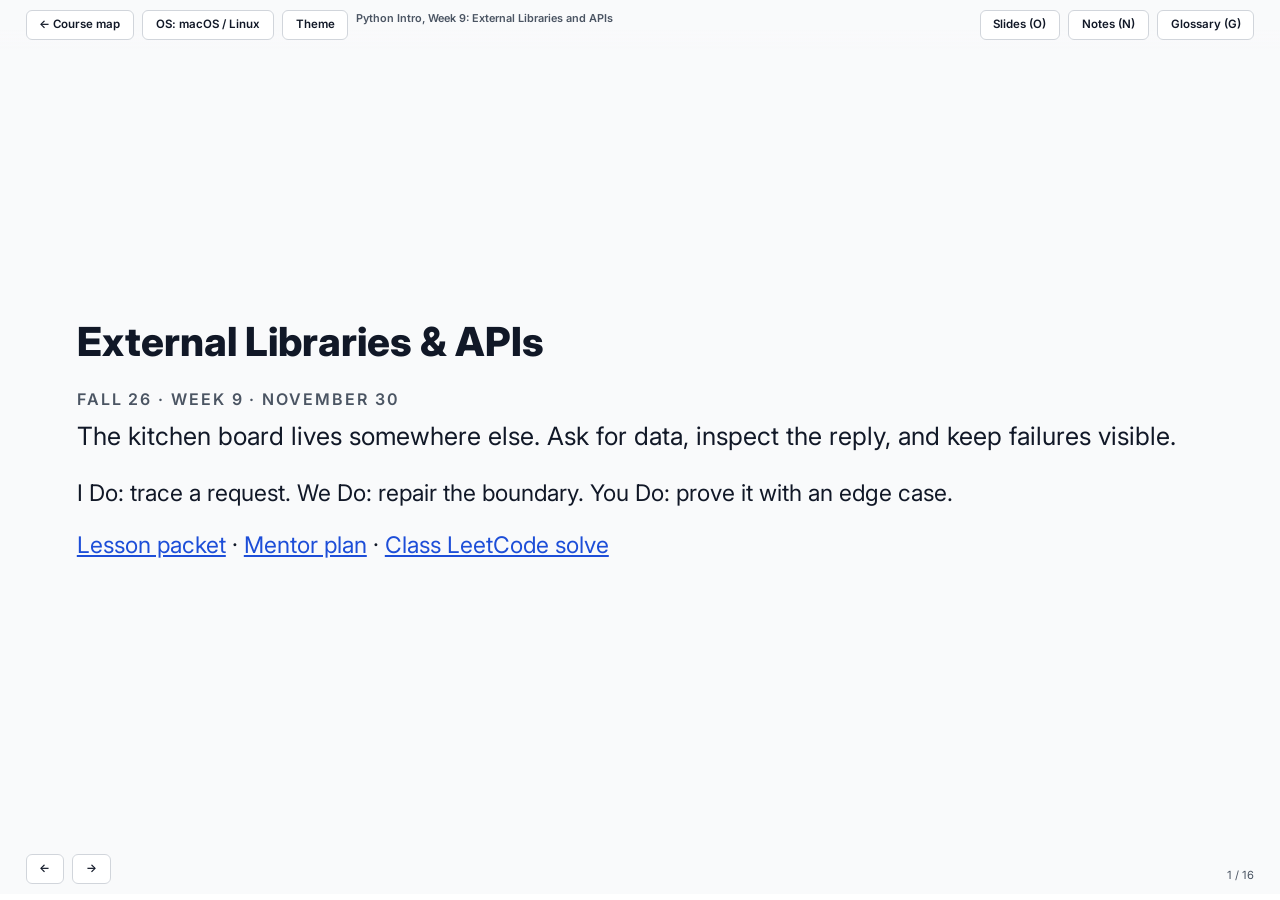
<file: week09/week09-slides.html>
<!DOCTYPE html>
<html lang="en" data-theme="dark">
<head>
<meta charset="UTF-8">
<link rel="icon" href="data:,">
  <meta name="viewport" content="width=device-width, initial-scale=1.0">
<title>Python Intro, Week 9: External Libraries and APIs</title>
<!-- Built by resources/slides/build.py from engine.html + a weekNN.js content file. Edit those, then rebuild. -->
<link rel="preconnect" href="https://fonts.googleapis.com">
<link rel="preconnect" href="https://fonts.gstatic.com" crossorigin>
<link href="https://fonts.googleapis.com/css2?family=Inter:wght@400;600;800&family=Fira+Code:wght@400;600&display=swap" rel="stylesheet">
<style>
:root {
  --bg: #121212;
  --text: #f0f0f0;
  --muted: #a3a3a3;
  --yellow: #fcd34d;   /* working folder, edits */
  --blue: #60a5fa;     /* steps, staging */
  --green: #34d399;    /* success, committed */
  --purple: #c084fc;   /* GitHub, upstream */
  --red: #f87171;      /* warnings */
  --card: #1e1e1e;
  --code-bg: #2a2a2a;
  --border: #404040;
  --on-accent: #111111;
  --font: 'Inter', system-ui, -apple-system, 'Segoe UI', sans-serif;
  --mono: 'Fira Code', ui-monospace, Consolas, 'Courier New', monospace;
  color-scheme: dark;
}
html[data-theme="light"] {
  --bg: #f9fafb;
  --text: #111827;
  --muted: #4b5563;
  --yellow: #a16207;
  --blue: #1d4ed8;
  --green: #047857;
  --purple: #7e22ce;
  --red: #b91c1c;
  --card: #ffffff;
  --code-bg: #eef0f3;
  --border: #d1d5db;
  --on-accent: #ffffff;
  color-scheme: light;
}
* { box-sizing: border-box; margin: 0; padding: 0; }
html, body { height: 100%; }
body {
  font-family: var(--font);
  background: var(--bg);
  color: var(--text);
  font-size: clamp(16px, 1.1vw + 0.55rem, 24px);
  line-height: 1.5;
  overflow: hidden;
  transition: background-color .25s, color .25s;
}
a { color: var(--blue); }
button, summary { font: inherit; }

/* ---------- Top bar and nav ---------- */
#topbar {
  position: fixed; inset: 0 0 auto 0; z-index: 100;
  display: flex; justify-content: space-between; align-items: center; gap: .5rem;
  padding: .6rem max(16px, 2vw); pointer-events: none; flex-wrap: wrap;
  background: linear-gradient(var(--bg) 60%, transparent);
}
#topbar .group { display: flex; gap: .5rem; pointer-events: auto; flex-wrap: wrap; }
.btn {
  background: var(--card); color: var(--text); border: 1px solid var(--border);
  padding: .35rem .8rem; border-radius: 6px; cursor: pointer; font-size: .72rem; font-weight: 600;
}
.btn.link { text-decoration: none; display: inline-flex; align-items: center; }
.btn:hover { border-color: var(--blue); }
.btn:focus-visible, summary:focus-visible, .chip:focus-visible, .draggable:focus-visible, .dropzone:focus-visible, input:focus-visible {
  outline: 3px solid var(--yellow); outline-offset: 2px;
}
.btn.primary { background: var(--blue); color: var(--on-accent); border-color: var(--blue); }
#deck-title { font-size: .68rem; color: var(--muted); font-weight: 600; pointer-events: none; }
#navbtns { position: fixed; left: max(16px, 2vw); bottom: 1rem; z-index: 100; display: flex; gap: .5rem; }
#counter { position: fixed; right: max(16px, 2vw); bottom: 1rem; z-index: 100; font-size: .7rem; color: var(--muted); }
#progress { position: fixed; left: 0; right: 0; bottom: 0; height: 6px; background: var(--card); z-index: 100; }
#progress > div { height: 100%; width: 0; background: var(--blue); transition: width .3s; }

/* ---------- Slides ---------- */
#deck { position: fixed; inset: 0; }
.slide {
  position: absolute; inset: 0; display: none; overflow-y: auto;
  padding: 4.6rem max(16px, 6vw) 4.6rem;
}
.slide.active { display: block; animation: fade .3s ease; }
@keyframes fade { from { opacity: 0; } to { opacity: 1; } }
.slide-inner { max-width: 1240px; margin: 0 auto; min-height: 100%; display: flex; flex-direction: column; justify-content: center; }
.layout { display: grid; grid-template-columns: minmax(0, 1fr) minmax(15rem, 20rem); gap: 2rem; align-items: start; }
.layout.solo { grid-template-columns: minmax(0, 1fr); }
@media (max-width: 900px) { .layout { grid-template-columns: minmax(0, 1fr); } }

h1 { font-size: 2.6em; line-height: 1.1; color: var(--blue); margin-bottom: .4em; font-weight: 800; }
h2 { font-size: 1.75em; line-height: 1.15; margin-bottom: .55em; font-weight: 800; }
h3 { font-size: 1.15em; color: var(--yellow); margin: .9em 0 .4em; font-weight: 800; }
p, ul, ol { margin-bottom: .8em; }
ul, ol { padding-left: 1.4em; }
li { margin-bottom: .3em; }
.kicker { text-transform: uppercase; letter-spacing: .12em; font-size: .7em; color: var(--muted); font-weight: 600; margin-bottom: .4em; }
.lead { font-size: 1.1em; }
.muted { color: var(--muted); }
.small { font-size: .82em; }
.y { color: var(--yellow); font-weight: 700; } .b { color: var(--blue); font-weight: 700; }
.g { color: var(--green); font-weight: 700; } .p { color: var(--purple); font-weight: 700; } .r { color: var(--red); font-weight: 700; }
.cols { display: grid; grid-template-columns: repeat(auto-fit, minmax(16rem, 1fr)); gap: 1.2rem; }
.panel { background: var(--card); border: 1px solid var(--border); border-radius: 10px; padding: 1rem 1.2rem; }
.panel h3:first-child { margin-top: 0; }
kbd { font-family: var(--mono); font-size: .8em; border: 1px solid var(--border); border-bottom-width: 3px; border-radius: 5px; padding: 0 .35em; background: var(--code-bg); }

code { font-family: var(--mono); background: var(--code-bg); padding: .1em .35em; border-radius: 4px; font-size: .86em; }
pre {
  position: relative; background: var(--code-bg); border: 1px solid var(--border); border-radius: 8px;
  padding: .8rem 1rem; margin-bottom: .9em; overflow-x: auto; font-family: var(--mono); font-size: .76em; line-height: 1.55;
}
pre code { background: none; padding: 0; font-size: 1em; }
pre.cmd { padding-right: 5.2rem; border-left: 4px solid var(--blue); }
pre.out { border-left: 4px solid var(--green); color: var(--muted); }
pre.out::before { content: "output"; display: block; font-family: var(--font); font-size: .75em; text-transform: uppercase; letter-spacing: .1em; color: var(--green); margin-bottom: .3em; }
.cmt { color: var(--muted); }
.copy { position: absolute; top: .45rem; right: .45rem; font-size: .7rem; padding: .2rem .55rem; }

.tbl-wrap { overflow-x: auto; margin-bottom: .9em; }
table.tbl { width: 100%; border-collapse: collapse; font-size: .82em; }
.tbl th, .tbl td { text-align: left; padding: .45em .7em; border-bottom: 1px solid var(--border); vertical-align: top; }
.tbl th { color: var(--blue); font-weight: 700; }
.tbl code { white-space: nowrap; }
.badge { display: inline-block; font-size: .68em; font-weight: 700; padding: .05em .45em; border-radius: 4px; border: 1px solid var(--yellow); color: var(--yellow); margin-left: .35em; vertical-align: middle; white-space: nowrap; }

.callout { border-radius: 8px; padding: .8rem 1rem; margin: .8em 0; border: 1px solid; }
.callout strong:first-child { display: block; margin-bottom: .2em; }
.callout.warn { border-color: var(--red); background: color-mix(in srgb, var(--red) 12%, transparent); }
.callout.tip { border-color: var(--green); background: color-mix(in srgb, var(--green) 10%, transparent); }
.callout.note { border-color: var(--blue); background: color-mix(in srgb, var(--blue) 10%, transparent); }
.callout.gh { border-color: var(--purple); background: color-mix(in srgb, var(--purple) 10%, transparent); }
.joke { border-left: 4px solid var(--purple); padding: .5rem 1rem; margin-top: 1em; font-size: .85em; color: var(--muted); }

details.reveal { margin: .8em 0; border: 1px dashed var(--blue); border-radius: 8px; padding: .6rem .9rem; }
details.reveal > summary { cursor: pointer; font-weight: 700; color: var(--blue); }
details.reveal > summary::marker { content: "🤔 "; }
details.reveal[open] > summary::marker { content: "💡 "; }
details.reveal > div { margin-top: .6em; }

/* OS-specific text: hidden by default, shown for the active OS */
.os-win, .os-mac { display: none; }
html[data-os="windows"] .os-win, html[data-os="mac"] .os-mac { display: inline; }
html[data-os="windows"] div.os-win, html[data-os="mac"] div.os-mac { display: block; }

/* ---------- Companion cards ---------- */
.companions { display: flex; flex-direction: column; gap: 1rem; }
.companions { font-size: .82em; }
.companion { background: var(--card); border: 1px solid var(--border); border-left: 6px solid var(--yellow); border-radius: 0 10px 10px 0; padding: .7rem .9rem; }
.companion .tag { font-size: .62em; text-transform: uppercase; letter-spacing: .12em; color: var(--muted); font-weight: 700; }
.companion .term { font-size: 1.2em; font-weight: 800; color: var(--yellow); line-height: 1.2; margin: .1em 0; }
.companion .say { font-family: var(--mono); font-size: .72em; color: var(--muted); }
.companion .meaning { margin: .35em 0; font-size: .95em; }
.companion .origin { font-size: .8em; color: var(--muted); margin-bottom: .35em; }
.companion .usage { font-size: .8em; font-style: italic; color: var(--muted); border-top: 1px solid var(--border); padding-top: .35em; }

/* ---------- Drawers ---------- */
.drawer {
  position: fixed; top: 0; right: 0; bottom: 0; width: min(440px, 100vw); z-index: 200;
  background: var(--card); border-left: 1px solid var(--border); padding: 1.4rem 1.4rem 3rem; overflow-y: auto;
  transform: translateX(100%); visibility: hidden; transition: transform .3s ease, visibility 0s linear .3s;
  box-shadow: -6px 0 18px rgba(0,0,0,.35); font-size: .8em;
}
.drawer.open { transform: translateX(0); visibility: visible; transition: transform .3s ease; }
.drawer h2 { font-size: 1.4em; padding-right: 3rem; border-bottom: 1px solid var(--border); padding-bottom: .4em; }
.drawer .close { position: absolute; top: 1rem; right: 1rem; }
.note-row { margin-bottom: 1em; }
.note-row b { display: block; color: var(--blue); font-size: .8em; text-transform: uppercase; letter-spacing: .08em; }
.gloss { padding: .6em 0; border-bottom: 1px solid var(--border); }
.gloss .gterm { font-weight: 800; color: var(--yellow); }
.gloss.locked { opacity: .45; }
.gloss.locked .gdef { filter: blur(4px); user-select: none; }
.gloss .lock { font-size: .75em; color: var(--muted); }
#gloss-count { color: var(--muted); margin-bottom: .6em; }

/* ---------- Overview ---------- */
body.overview #deck { position: fixed; inset: 0; overflow-y: auto; display: grid; grid-template-columns: repeat(auto-fill, minmax(260px, 1fr)); gap: 1rem; padding: 4.5rem 1.5rem 2rem; align-content: start; }
body.overview .slide { position: relative; inset: auto; display: block; height: 170px; overflow: hidden; padding: .8rem; font-size: 7px; border: 2px solid var(--border); border-radius: 8px; cursor: pointer; background: var(--bg); }
body.overview .slide.active { border-color: var(--blue); }
body.overview .slide .slide-inner { justify-content: flex-start; }
body.overview .slide::after { content: attr(data-num) ". " attr(aria-label); position: absolute; left: 0; right: 0; bottom: 0; padding: .3rem .5rem; font-size: 12px; font-weight: 700; background: var(--card); border-top: 1px solid var(--border); }
body.overview #navbtns, body.overview #counter, body.overview #progress { display: none; }

/* ---------- Quiz ---------- */
.quiz { background: var(--card); border: 1px solid var(--border); border-radius: 10px; padding: 1.2rem; max-width: 900px; }
.quiz .qcount { font-size: .75em; color: var(--muted); margin-bottom: .4em; }
.quiz h3 { color: var(--text); margin-top: 0; }
.quiz .opts { display: flex; flex-direction: column; gap: .6rem; margin: 1rem 0; }
.quiz .opt { text-align: left; padding: .75rem 1rem; border-radius: 8px; border: 2px solid var(--border); background: var(--bg); color: var(--text); cursor: pointer; font-size: .9em; }
.quiz .opt:hover:not(:disabled) { border-color: var(--blue); }
.quiz .opt:disabled { cursor: default; }
.quiz .opt.right { border-color: var(--green); }
.quiz .opt.right::before { content: "✓ "; color: var(--green); font-weight: 800; }
.quiz .opt.wrong { border-color: var(--red); }
.quiz .opt.wrong::before { content: "✗ "; color: var(--red); font-weight: 800; }
.quiz .fb { min-height: 1.5em; margin-bottom: .8em; }

/* ---------- Jargon decoder ---------- */
.jargon { font-size: 1.15em; line-height: 2.1; text-align: center; margin: .6em 0; }
.chip { display: inline-block; border: 2px solid var(--blue); background: var(--code-bg); color: var(--text); border-radius: 6px; padding: 0 .45em; cursor: pointer; line-height: 1.6; font-size: 1em; }
.chip:hover { background: color-mix(in srgb, var(--blue) 25%, transparent); }
.chip.done { border-color: var(--green); cursor: default; }
.chip .m { display: block; font-size: .62em; color: var(--green); font-weight: 700; line-height: 1.3; }
.jargon-result { text-align: center; color: var(--green); font-weight: 700; min-height: 1.5em; }

/* ---------- Matching game ---------- */
.match { display: grid; grid-template-columns: minmax(8rem, 14rem) minmax(0, 1fr); gap: 1rem; margin-top: .6em; }
@media (max-width: 600px) { .match { grid-template-columns: minmax(0, 1fr); } }
.match .col { display: flex; flex-direction: column; gap: .6rem; }
.draggable { background: var(--card); border: 2px solid var(--yellow); border-radius: 8px; padding: .55rem .8rem; cursor: grab; font-weight: 700; text-align: center; touch-action: manipulation; }
.draggable.sel { outline: 3px solid var(--yellow); outline-offset: 2px; }
.draggable.used { display: none; }
.dropzone { background: var(--code-bg); border: 2px dashed var(--border); border-radius: 8px; padding: .55rem .8rem; cursor: pointer; font-size: .85em; touch-action: manipulation; }
.dropzone.over { border-color: var(--blue); }
.dropzone.correct { border: 2px solid var(--green); cursor: default; }
.dropzone.correct::before { content: "✓ "; color: var(--green); font-weight: 800; }
.dropzone.shake { animation: shake .45s; border-color: var(--red); }
@keyframes shake { 25% { transform: translateX(-5px); } 75% { transform: translateX(5px); } }
.match-status { font-weight: 700; min-height: 1.5em; margin-top: .6em; grid-column: 1 / -1; }

/* ---------- Terminal simulator ---------- */
.term-sim { background: #0b0b0b; color: #e5e7eb; border: 1px solid #333; border-radius: 10px; font-family: var(--mono); font-size: .72em; height: 15em; overflow-y: auto; padding: .8rem 1rem; }
.term-sim .line { white-space: pre-wrap; word-break: break-word; }
.term-sim .echo { color: #9ca3af; }
.term-sim .in { display: flex; align-items: center; gap: .5em; }
.term-sim .pr { color: #34d399; white-space: nowrap; }
.term-sim input { flex: 1; min-width: 4em; background: transparent; border: none; color: #fff; font: inherit; outline: none; }
.term-sim input:focus-visible { outline: none; }
.term-sim:focus-within { border-color: #34d399; }

/* ---------- Git staging visualizer ---------- */
.gitviz .cols4 { display: grid; grid-template-columns: repeat(4, minmax(0, 1fr)); gap: .7rem; }
@media (max-width: 760px) { .gitviz .cols4 { grid-template-columns: repeat(2, minmax(0, 1fr)); } }
.gitviz .zone { background: var(--card); border: 1px solid var(--border); border-top: 5px solid; border-radius: 8px; padding: .6rem; min-height: 9.5em; }
.gitviz .zone h4 { font-size: .72em; text-transform: uppercase; letter-spacing: .08em; margin-bottom: .4em; }
.gitviz .zone .sub { font-size: .62em; color: var(--muted); margin-bottom: .5em; }
.gitviz .z1 { border-top-color: var(--yellow); } .gitviz .z2 { border-top-color: var(--blue); }
.gitviz .z3 { border-top-color: var(--green); } .gitviz .z4 { border-top-color: var(--purple); }
.gitviz .card { font-family: var(--mono); font-size: .62em; border: 1px solid var(--border); border-radius: 6px; padding: .35em .5em; margin-bottom: .4em; background: var(--bg); animation: fade .35s; }
.gitviz .card .st { display: block; font-family: var(--font); font-size: .9em; color: var(--muted); }
.gitviz .controls { display: flex; flex-wrap: wrap; gap: .5rem; margin: .8rem 0; align-items: center; }
.gitviz .controls input { font-family: var(--mono); font-size: .7rem; padding: .35rem .5rem; border-radius: 6px; border: 1px solid var(--border); background: var(--code-bg); color: var(--text); min-width: 14em; flex: 1; }
.gitviz pre { min-height: 6em; max-height: 13em; overflow-y: auto; }

/* ---------- Undo guide ---------- */
.undo { background: var(--card); border: 1px solid var(--border); border-radius: 10px; padding: 1rem 1.2rem; }
.undo .trail { font-size: .75em; color: var(--muted); margin-bottom: .5em; }
.undo .q { font-size: 1.1em; font-weight: 800; margin-bottom: .6em; }
.undo .row { display: flex; gap: .6rem; flex-wrap: wrap; }
.undo .answer { border-left: 5px solid var(--blue); padding-left: .9rem; }

/* ---------- Flow diagram (step → step) ---------- */
.flow { display: grid; grid-template-columns: minmax(0,1fr) auto minmax(0,1fr) auto minmax(0,1fr) auto minmax(0,1fr); gap: .4rem; align-items: stretch; margin: .6em 0 .9em; }
.flow .step { background: var(--card); border: 1px solid var(--border); border-top: 5px solid var(--border); border-radius: 8px; padding: .55rem .7rem; font-size: .74em; display: flex; flex-direction: column; gap: .2em; }
.flow .step b { font-size: 1.1em; }
.flow .step em { color: var(--muted); }
.flow .s1 { border-top-color: var(--yellow); } .flow .s1 b { color: var(--yellow); }
.flow .s2 { border-top-color: var(--blue); } .flow .s2 b { color: var(--blue); }
.flow .s3 { border-top-color: var(--green); } .flow .s3 b { color: var(--green); }
.flow .s4 { border-top-color: var(--purple); } .flow .s4 b { color: var(--purple); }
.flow .arrow { display: flex; flex-direction: column; justify-content: center; align-items: center; font-size: .66em; color: var(--muted); text-align: center; }
.flow .arrow::after { content: "\2192"; font-size: 1.8em; line-height: 1; color: var(--text); }
@media (max-width: 900px) {
  .flow { grid-template-columns: minmax(0,1fr); }
  .flow .arrow { flex-direction: row; gap: .4em; }
  .flow .arrow::after { content: "\2193"; font-size: 1.3em; }
}

[data-glossary-grid] { display: grid; grid-template-columns: repeat(auto-fill, minmax(17rem, 1fr)); gap: .5rem; font-size: .66em; }
[data-glossary-grid] .item { background: var(--card); border: 1px solid var(--border); border-radius: 8px; padding: .45rem .7rem; }
[data-glossary-grid] .item b { color: var(--yellow); display: block; }
.glossary-grid .item b { color: var(--yellow); display: block; }

@media (max-width: 600px) {
  .slide { padding-top: 6.2rem; }
  h1 { font-size: 2em; }
  h2 { font-size: 1.45em; }
  #deck-title { display: none; }
}
@media (prefers-reduced-motion: reduce) { * { animation: none !important; transition: none !important; } }
</style>
</head>
<body>
<header id="topbar">
  <div class="group">
    <a class="btn link" href="../index.html" aria-label="Back to the course learning hub">← Course map</a>
    <button class="btn" id="btn-os" type="button" aria-label="Switch operating system for commands">OS: Windows</button>
    <button class="btn" id="btn-theme" type="button" aria-label="Switch light or dark theme">Theme</button>
    <span id="deck-title"></span>
  </div>
  <div class="group">
    <button class="btn" id="btn-overview" type="button" title="Overview (O)">Slides (O)</button>
    <button class="btn" id="btn-notes" type="button" title="Speaker notes (N)" aria-controls="drawer-notes">Notes (N)</button>
    <button class="btn" id="btn-glossary" type="button" title="Glossary (G)" aria-controls="drawer-glossary">Glossary (G)</button>
  </div>
</header>

<main id="deck" aria-live="polite"></main>

<nav id="navbtns" aria-label="Slide navigation">
  <button class="btn" id="btn-prev" type="button" aria-label="Previous slide">&larr;</button>
  <button class="btn" id="btn-next" type="button" aria-label="Next slide">&rarr;</button>
</nav>
<div id="counter"></div>
<div id="progress"><div></div></div>

<aside id="drawer-notes" class="drawer" role="dialog" aria-label="Speaker notes" aria-hidden="true">
  <button class="btn close" type="button" data-close="drawer-notes" aria-label="Close notes">X</button>
  <h2>Speaker Notes</h2>
  <div id="notes-body"></div>
</aside>
<aside id="drawer-glossary" class="drawer" role="dialog" aria-label="Glossary" aria-hidden="true">
  <button class="btn close" type="button" data-close="drawer-glossary" aria-label="Close glossary">X</button>
  <h2>Career Companion Glossary</h2>
  <p id="gloss-count"></p>
  <div id="gloss-body"></div>
</aside>

<script>
/* Course glossary: every "career companion" term, defined once.
   Definitions come from the vocabulary tables in README.md,
   resources/command-line-basics.md, and resources/git-commands.md.
   Each weekNN.js lists the ids it reviews and the ids it introduces.
   Rules: write a literal backslash as \\ ; escape < as &lt; ; no em dashes. */
window.GLOSSARY = [
    { id: "editor", term: "Editor / IDE", say: "ED-ih-ter, I-D-E",
      meaning: "The program where you write, edit, and save code. An IDE (Integrated Development Environment) bundles an editor with tools to run and inspect your code.",
      usage: "Which editor are you using for this project?" },
    { id: "terminal", term: "Terminal", say: "TER-mih-nul",
      meaning: "The window you type into.",
      usage: "Open a terminal and run the script." },
    { id: "shell", term: "Shell", say: "shell",
      meaning: "The program inside that window that reads your commands and runs them.",
      origin: "the outer layer wrapped around the operating system's core. Bash is a programmer pun: Bourne Again SHell.",
      usage: "Which shell are you in, PowerShell or zsh?" },
    { id: "prompt", term: "Prompt", say: "prompt",
      meaning: "The text waiting at the start of the line, telling you the shell is ready.",
      usage: "Read your prompt. Are you in the right folder?" },
    { id: "commandline", term: "Command line", say: "kuh-MAND line",
      meaning: "The general idea of controlling a computer by typing instead of clicking.",
      usage: "Can you run that from the command line instead of clicking through menus?" },
    { id: "option", term: "Option (flag)", say: "OP-shun",
      meaning: "The part of a command that adjusts what the program does, like --version.",
      usage: "Add the --version flag so we know exactly what you are running." },
    { id: "argument", term: "Argument", say: "ARG-yoo-ment",
      meaning: "The thing the program should act on, like hello.py.",
      usage: "You forgot the argument. Python needs to know which file to run." },
    { id: "directory", term: "Working directory", say: "dih-RECK-tor-ee",
      meaning: "The one folder your terminal is standing in right now. Every command runs from there.",
      usage: "Check your working directory before you run that." },
    { id: "path", term: "Path", say: "path",
      meaning: "The address of a file or folder. Absolute paths start from the top of the computer; relative paths start from where you are standing.",
      usage: "Paste me the full path to the file that won't open." },
    { id: "repository", term: "Repository (repo)", say: "rih-POZ-ih-tor-ee, or just REE-po",
      meaning: "A project folder that Git is tracking.",
      origin: "a storage place, like a depository.",
      usage: "Is that code in the repo yet?" },
    { id: "clone", term: "Clone", say: "klohn",
      meaning: "Download a repository from GitHub to your computer.",
      usage: "Clone the repo and you will have everything locally." },
    { id: "venv", term: "Virtual environment (venv)", say: "VUR-choo-ul en-VY-ron-ment, or VEE-env",
      meaning: "A clean room for your project's packages, so two projects never fight over versions.",
      usage: "Activate the venv before you install that package." },
    { id: "interactive", term: "Interactive mode", say: "in-ter-AK-tiv mode",
      meaning: "Python waiting at the >>> prompt for you to type Python code one line at a time.",
      usage: "Pop open interactive mode and test that one line real quick." },

    /* ---- Week 2: Git and GitHub (git-commands.md vocabulary table) ---- */
    { id: "commit", term: "Commit", say: "kuh-MIT",
      meaning: "A save point: a snapshot of your project plus a short message.",
      origin: "borrowed from databases, where committing makes a change permanent.",
      usage: "Commit that fix before you start the next feature." },
    { id: "staging", term: "Staging area", say: "STAY-jing AIR-ee-uh",
      meaning: "The waiting room where you collect changes for your next commit.",
      usage: "Stage only the files for this fix, then commit." },
    { id: "remote", term: "Remote", say: "rih-MOTE",
      meaning: "A copy of the repository that lives somewhere else, usually GitHub.",
      usage: "Which remote are you pushing to?" },
    { id: "origin", term: "origin", say: "OR-ih-jin",
      meaning: "The nickname for the remote you push your own work to.",
      usage: "Push your branch to origin and open a pull request." },
    { id: "upstream", term: "upstream", say: "UP-streem",
      meaning: "The nickname for the original repository your fork was copied from.",
      usage: "Pull from upstream so you have the latest changes." },
    { id: "fork", term: "Fork", say: "fork",
      meaning: "Make your own copy of someone else's repository, on GitHub.",
      origin: "a fork in the road, where your copy takes its own path.",
      usage: "Fork the repo and send your changes from there." },
    { id: "push", term: "Push", say: "push",
      meaning: "Upload your commits to GitHub.",
      usage: "Did you push? I don't see your changes yet." },
    { id: "pull", term: "Pull", say: "pull",
      meaning: "Download new commits from GitHub and combine them with yours.",
      usage: "Pull before you start, so you are working on the latest code." },
    { id: "branch", term: "Branch", say: "branch",
      meaning: "A separate line of save points, for trying an idea without touching the main one.",
      usage: "Make a branch for that experiment." },
    { id: "main", term: "main", say: "main",
      meaning: "The default branch, and the only one you need for most of this class.",
      usage: "Is main green, or did the last push break the build?" },
    { id: "variable", term: "Variable", say: "VAIR-ee-uh-bul", meaning: "A name that refers to a value in a program.", usage: "The variable score holds 72." },
    { id: "type", term: "Type", say: "type", meaning: "The kind of a value, such as text or an integer.", usage: "Check the type before comparing values." },
    { id: "condition", term: "Condition", say: "kun-DISH-un", meaning: "A true or false test that decides which code runs.", usage: "The condition checks whether the score is at least 70." },
    { id: "function", term: "Function", say: "FUNK-shun", meaning: "A named piece of code that can take inputs and return a result.", usage: "Call the function with a different score." },
    { id: "parse", term: "Parse", say: "parss", meaning: "Read text and turn it into a value with a known structure or type.", usage: "Parse the score text into an integer." },
    { id: "exception", term: "Exception", say: "ik-SEP-shun", meaning: "An error signal that interrupts normal execution unless code handles it.", usage: "Catch ValueError when the score text is invalid." },
    { id: "while", term: "While loop", say: "while loop", meaning: "A loop that repeats while its condition is true.", usage: "Use a while loop to count down to one." },
    { id: "iterate", term: "Iterate", say: "IT-uh-rayt", meaning: "Visit items or repeat a step, often one item at a time.", usage: "Iterate over every point before returning the total." },
    { id: "enumerate", term: "Enumerate", say: "ih-NOO-muh-rayt", meaning: "Pair each item in an iterable with a number as you loop.", usage: "Enumerate the names starting at one." },
    { id: "list", term: "List", say: "list", meaning: "An ordered, changeable collection of values.", usage: "The list keeps sign-ins in order." },
    { id: "dictionary", term: "Dictionary", say: "DIK-shun-air-ee", meaning: "A collection that maps keys to values.", usage: "Look up Ari's score in the dictionary." },
    { id: "set", term: "Set", say: "set", meaning: "A collection of unique values.", usage: "Use a set to check which names appeared." },
    { id: "tuple", term: "Tuple", say: "TOO-pul", meaning: "An ordered collection that you do not change in place.", usage: "Store the meeting hour and minute as a tuple." },
    { id: "sort", term: "Sort", say: "sort", meaning: "Arrange values in an order chosen by a rule or key.", usage: "Sort scores highest first and names alphabetically on ties." },
    { id: "slice", term: "Slice", say: "slyss", meaning: "Select part of an ordered collection by position.", usage: "Use [:2] to keep the first two ranked rows." },
    { id: "encoding", term: "Text encoding", say: "en-KOH-ding", meaning: "A rule for turning text into bytes and back, such as UTF-8.", usage: "Open the roster file with UTF-8 encoding." },
    { id: "class", term: "Class", say: "class", meaning: "A blueprint for objects that keep data and related behavior together.", usage: "Gradebook is a class." },
    { id: "instance", term: "Instance", say: "IN-stuns", meaning: "One object created from a class, with its own data.", usage: "Each Gradebook instance has its own scores." },
    { id: "comprehension", term: "Comprehension", say: "kom-prih-HEN-shun", meaning: "A compact way to build a collection from an iterable, optionally filtering items.", usage: "The comprehension keeps passing names." },
    { id: "decorator", term: "Decorator", say: "DEK-uh-ray-ter", meaning: "A function that wraps another function to add behavior.", usage: "The decorator logs a call before describe runs." },
    { id: "closure", term: "Closure", say: "KLOH-zher", meaning: "An inner function that keeps access to values from its enclosing function.", usage: "The closure remembers the threshold." },
    { id: "property", term: "Property", say: "PROP-er-tee", meaning: "A method read like an attribute through the @property decorator.", usage: "Read book.student_count without calling it." },
    { id: "stack", term: "Stack", say: "stack", meaning: "A collection where the last item added is the first one removed.", usage: "Push a topic, then pop the most recent topic." }
];

</script>
<script>
/* Week 9: rebuild with python resources/slides/build.py. */
window.GLOSSARY.push(...[
  {
    "id": "library_w9",
    "term": "External distribution",
    "say": "diss-trih-BYOO-shun",
    "meaning": "A separately installed bundle of Python code.",
    "usage": "Requests is installed; json ships with Python."
  },
  {
    "id": "endpoint_w9",
    "term": "Endpoint",
    "say": "END-point",
    "meaning": "An API URL for a particular operation or resource.",
    "usage": "The board endpoint returns kitchen tickets."
  },
  {
    "id": "response_w9",
    "term": "Response",
    "say": "ree-SPONS",
    "meaning": "The status, headers, and body returned to a client.",
    "usage": "Inspect status before assuming the body is useful."
  },
  {
    "id": "json_w9",
    "term": "JSON",
    "say": "JAY-sun",
    "meaning": "A text format used to exchange structured values.",
    "usage": "Decode JSON text into Python data."
  },
  {
    "id": "schema_w9",
    "term": "Schema",
    "say": "SKEE-muh",
    "meaning": "The expected fields, types, and rules for data.",
    "usage": "This endpoint requires a tickets list."
  },
  {
    "id": "query_w9",
    "term": "Query parameter",
    "say": "KWEER-ee puh-RAM-eh-ter",
    "meaning": "A named URL query field used by an endpoint.",
    "usage": "station=Hot+line filters the board."
  },
  {
    "id": "status_w9",
    "term": "HTTP status",
    "say": "AYCH-tee-tee-PEE STAY-tus",
    "meaning": "A numeric response code describing an HTTP outcome.",
    "usage": "A 503 indicates a server failure."
  },
  {
    "id": "timeout_w9",
    "term": "Timeout",
    "say": "TYME-out",
    "meaning": "A bound on waiting for request activity.",
    "usage": "It is not a whole-download deadline."
  },
  {
    "id": "key_w9",
    "term": "API key",
    "say": "AY-pee-EYE kee",
    "meaning": "A credential used under a service's authentication rules.",
    "usage": "Read it at the boundary; never print it."
  },
  {
    "id": "page_w9",
    "term": "Pagination",
    "say": "pay-jih-NAY-shun",
    "meaning": "Splitting a result across multiple responses.",
    "usage": "Follow the documented continuation field."
  }
]);
window.DECK = {
  title: "Python Intro, Week 9: External Libraries and APIs",
  "terms": {
    "review": [
      "function",
      "list",
      "dictionary"
    ],
    "fresh": [
      "library_w9",
      "endpoint_w9",
      "response_w9",
      "json_w9",
      "schema_w9",
      "query_w9",
      "status_w9",
      "timeout_w9",
      "key_w9",
      "page_w9"
    ]
  },
  "slides": [
    {
      title: "External Libraries & APIs",
      "html": "<h2>External Libraries &amp; APIs</h2><p class=\"kicker\">Fall 26 · Week 9 · November 30</p><p class=\"lead\">The kitchen board lives somewhere else. Ask for data, inspect the reply, and keep failures visible.</p><p>I Do: trace a request. We Do: repair the boundary. You Do: prove it with an edge case.</p><p><a href=\"../lp09a-external-libraries-and-apis/README.md\">Lesson packet</a> · <a href=\"../lp09a-external-libraries-and-apis/run-of-show.md\">Mentor plan</a> · <a href=\"../lp09a-external-libraries-and-apis/leetcode-destination-city.md\">Class LeetCode solve</a></p>",
      "notes": {
        "timing": "3 min",
        "talking": "Ask for one Week 8 exception and its recovery policy. Use invented kitchen records rather than graded country data.",
        "question": "Which failures can happen before any data reaches Python?",
        "failure": "If learners bring assignment code, return to the fixture contract.",
        "action": "Collect one prediction before running anything."
      }
    },
    {
      title: "Import a tool into the right Python",
      "html": "<h2>Import a tool into the right Python</h2><p><code>json</code> is in the standard library. Requests is an external distribution installed into a Python environment.</p><pre class=\"cmd\"><code>python -m pip install -r lp09a-external-libraries-and-apis/requirements-optional.txt\npython lp09a-external-libraries-and-apis/code-along.py --requests\n# Optional public read: use --public instead of --requests</code></pre><p>Optional: prepare this before class using the existing <a href=\"https://github.com/StrayDogSyn/python-fall26-code-alongs#getting-started\">environment setup guide</a>. All exercises and the default demo work without installs or internet.</p><details class=\"reveal\"><summary>Predict: pip install json?</summary><div>No. Import the standard-library module directly. If Requests is missing after installation, check which Python the editor uses.</div></details>",
      "notes": {
        "timing": "4 min",
        "talking": "Explain import versus installation. The optional path makes real HTTP requests only to a temporary local service.",
        "question": "What does python -m pip help align?",
        "failure": "Do not spend class waiting for downloads; use the offline demo.",
        "action": "Ask learners to identify a standard-library tool and an external distribution."
      },
      "companions": [
        "library_w9"
      ]
    },
    {
      title: "Request, response, then data",
      "html": "<h2>Request, response, then data</h2><p>A client sends a GET to an endpoint. The response includes a status, headers, and a body. An API contract tells you what each part means.</p><pre class=\"cmd\"><code>response = fetch(url, params={&quot;station&quot;: &quot;Hot line&quot;}, timeout=3)\nprint(response.status_code)\nprint(type(response.text).__name__)</code></pre><p>This fragment uses the lesson's supplied fetch helper. Default fixtures open no socket; the optional Requests adapter makes local HTTP calls. A separate --public mode reads this course's public repository once.</p><details class=\"reveal\"><summary>Predict: is response.text a dictionary?</summary><div>No. It is text. Decode the body, then validate its structure.</div></details>",
      "notes": {
        "timing": "4 min",
        "talking": "I Do. Run the code-along and explicitly name the selected transport. A public API has published docs but may require credentials or impose limits.",
        "question": "Which part tells you whether the server accepted the request?",
        "failure": "Do not describe a fixture run as a public API call.",
        "action": "Have learners point to endpoint, status, and body."
      },
      "companions": [
        "endpoint_w9",
        "response_w9"
      ]
    },
    {
      title: "JSON text becomes Python values",
      "html": "<h2>JSON text becomes Python values</h2><pre class=\"cmd\"><code>import json\npayload = json.loads(&#x27;{&quot;open&quot;:true,&quot;next_page&quot;:null}&#x27;)\nprint(type(payload).__name__)\nprint(payload[&quot;next_page&quot;])</code></pre><p>Object → dict. Array → list. true/false → True/False. null → None. Decode received text with a JSON parser.</p><details class=\"reveal\"><summary>Predict the printed values</summary><div><code>dict</code> and <code>None</code>. A valid JSON root can also be a list or scalar; decoding alone does not prove the shape you need.</div></details>",
      "notes": {
        "timing": "6 min",
        "talking": "I Do. Compare the wire text with the resulting Python values. Explain json.loads versus a Response json method.",
        "question": "Why does single-quoted Python dict text fail as JSON?",
        "failure": "If learners use eval, return to the JSON parser.",
        "action": "Try an array root and ask whether it meets an object contract."
      },
      "companions": [
        "json_w9",
        "schema_w9"
      ]
    },
    {
      title: "Read the shape before the field",
      "html": "<h2>Read the shape before the field</h2><p>The known valid nested-orders.json fixture has a board object, an orders list, and a dish object in each order.</p><pre class=\"cmd\"><code>rows = raw[&quot;board&quot;][&quot;orders&quot;]\nclean = [{&quot;id&quot;: row[&quot;ticket&quot;],\n          &quot;dish&quot;: row[&quot;dish&quot;][&quot;label&quot;].strip(),\n          &quot;station&quot;: row[&quot;station&quot;].strip()}\n         for row in rows]</code></pre><p>Project the fields into new dictionaries. For unfamiliar responses, validate the wrapper and field types first.</p><details class=\"reveal\"><summary>Predict: a missing orders list versus an empty list</summary><div>Missing violates the contract; an empty list can be a valid empty board. The code-along shows a nested-record projection; ticket_titles practices required-field validation.</div></details>",
      "notes": {
        "timing": "5 min",
        "talking": "We Do. Inspect nested-orders.json, then trace clean_order_records in the code-along. Strip the labels and project into a clean list of dictionaries. Do not give a Country Explorer parser.",
        "question": "Where does the first dictionary become a list?",
        "failure": "Do not hide missing required fields with an empty default.",
        "action": "Have learners propose a wrong-shaped row."
      },
      "companions": [
        "schema_w9"
      ]
    },
    {
      title: "Query fields belong in params",
      "html": "<h2>Query fields belong in params</h2><pre class=\"cmd\"><code>requests.get(url, params={&quot;station&quot;: &quot;Hot line&quot;}, timeout=3)</code></pre><p>After importing Requests and supplying url, use the documented parameter names. The library handles URL encoding. A GET body sent with data is not the same query.</p><details class=\"reveal\"><summary>Predict the query preview</summary><div><code>station=Hot+line</code>. The encoded plus represents a space in this query. Repair repair_fetch so it passes params and timeout.</div></details>",
      "notes": {
        "timing": "5 min",
        "talking": "We Do. Show repair_fetch with its faulty data keyword, then inspect the recorded fake call.",
        "question": "Why avoid concatenating unescaped values into a URL?",
        "failure": "If Requests was not installed, use the offline callable and inspect its arguments.",
        "action": "Ask learners to name the two missing or wrong keywords."
      },
      "companions": [
        "query_w9"
      ]
    },
    {
      title: "HTTP status is one boundary",
      "html": "<h2>HTTP status is one boundary</h2><p>2xx: HTTP success. 4xx: request/client problems, including rate limits. 5xx: server failures.</p><pre class=\"cmd\"><code>response.raise_for_status()\npayload = response.json()</code></pre><p>These are native Requests methods. raise_for_status checks 4xx/5xx; it does not validate a schema or require exactly 200.</p><details class=\"reveal\"><summary>Predict: a 204 reply, or a JSON body on 503</summary><div>204 can succeed with no body. JSON on 503 can decode but still describe failure. Our board endpoint specifically requires 200 before decoding.</div></details>",
      "notes": {
        "timing": "5 min",
        "talking": "I Do. Run the native optional demo if prepared. The offline HTTPStatusError is a custom lesson class, not Requests HTTPError.",
        "question": "Can a valid JSON body accompany an HTTP error?",
        "failure": "Do not treat successful JSON decoding as a status check.",
        "action": "Ask which check belongs before decoding."
      },
      "companions": [
        "status_w9"
      ]
    },
    {
      title: "Keep failures separate",
      "html": "<h2>Keep failures separate</h2><p>Transport → HTTP → JSON syntax → shape → domain rules. Identify the boundary before choosing recovery.</p><pre class=\"cmd\"><code>try:\n    payload = request_object(fetch, url, {})\n    titles = ticket_titles(payload)\nexcept TimeoutError:\n    print(&quot;Try later&quot;)</code></pre><p>This fragment uses the exercise helpers. Native Requests has its own Timeout and RequestException classes; the adapter translates them for our offline checks.</p><details class=\"reveal\"><summary>Predict: empty success versus timeout</summary><div><code>([], None)</code> versus <code>([], \"timeout\")</code>. Catch subclasses first. A timeout bounds waiting for activity, not the total download duration.</div></details>",
      "notes": {
        "timing": "7 min",
        "talking": "We Do. Trace safe_board. TimeoutError subclasses OSError; JSONDecodeError and our status exception subclass ValueError. Catch specific cases first.",
        "question": "Which failure is lost if ValueError is caught first?",
        "failure": "Avoid except Exception returning an empty success.",
        "action": "Ask for one failing input per boundary."
      },
      "companions": [
        "timeout_w9"
      ]
    },
    {
      title: "We Do: false is not \"false\"",
      "html": "<h2>We Do: false is not \"false\"</h2><pre class=\"cmd\"><code>rows = [{&quot;item&quot;: &quot;Soup&quot;, &quot;available&quot;: True},\n        {&quot;item&quot;: &quot;Tart&quot;, &quot;available&quot;: &quot;false&quot;}]\n[row[&quot;item&quot;] for row in rows if row.get(&quot;available&quot;)]</code></pre><p>Both values are truthy. The schema requires the actual Boolean True.</p><details class=\"reveal\"><summary>Predict the bug and repair</summary><div>The faulty filter includes Tart. Use <code>row.get(\"available\") is True</code>. Equality also accepts integer 1, which this contract rejects.</div></details>",
      "notes": {
        "timing": "4 min",
        "talking": "We Do. Remove the repair_available TODO, run its existing bug, then use the failure to choose a repair.",
        "question": "What is bool(\"false\")?",
        "failure": "If == True seems enough, show the integer 1 counterexample.",
        "action": "Ask learners for a third value that should not pass."
      }
    },
    {
      title: "Keys belong at the boundary",
      "html": "<h2>Keys belong at the boundary</h2><pre class=\"cmd\"><code>import os\nkey = os.environ.get(&quot;KITCHEN_API_KEY&quot;)\nif not key:\n    raise ValueError(&quot;key required&quot;)</code></pre><p>This fragment checks for a caller-supplied environment value; no real key is needed for class. Follow each service's authentication documentation. Our api_headers exercise models one Bearer-header contract.</p><details class=\"reveal\"><summary>Predict: should you print the headers?</summary><div>No. Keep keys out of shared screens, logs, source, and URLs. The local demo does not use a key.</div></details>",
      "notes": {
        "timing": "4 min",
        "talking": "I Do. Discuss key handling without entering any live value. A public API can still need credentials.",
        "question": "Does a key promise unlimited usage?",
        "failure": "Ask for a redacted example if a learner needs help.",
        "action": "Have learners identify where the real key would enter the program."
      },
      "companions": [
        "key_w9"
      ]
    },
    {
      title: "One page may not be all the data",
      "html": "<h2>One page may not be all the data</h2><pre class=\"cmd\"><code>payload = {&quot;tickets&quot;: [], &quot;next_page&quot;: 2}</code></pre><p>Follow the documented continuation. Empty results alone do not prove you reached the last page. Repeated IDs across pages should not duplicate tickets.</p><details class=\"reveal\"><summary>Predict: what ends this pagination contract?</summary><div><code>next_page: null</code>. next_page validates the field; merge_tickets keeps the first row for each ID. A production loop also needs a page limit and repeated-page protection.</div></details>",
      "notes": {
        "timing": "3 min",
        "talking": "We Do. Inspect board.json and page-two.json. Show the repeated ID and an added ticket.",
        "question": "Should equal dish names mean equal tickets?",
        "failure": "Do not imply this lesson implements an unbounded pagination loop.",
        "action": "Ask learners to explain why IDs matter."
      },
      "companions": [
        "page_w9"
      ]
    },
    {
      title: "Match the vocabulary",
      "html": "<h2>Match the vocabulary</h2><p>Pair terms with meanings, then give an example from the board.</p><div data-match=\"w9\"></div>",
      "notes": {
        "timing": "3 min",
        "talking": "Let learners work in pairs and explain one pairing.",
        "question": "What distinguishes an endpoint from a response?",
        "failure": "Use the walkthrough if the widget is unavailable.",
        "action": "Ask each learner to name one boundary."
      }
    },
    {
      title: "Your turn: prove a boundary",
      "html": "<h2>Your turn: prove a boundary</h2><p>Choose a Warm-up or Fix it in <a href=\"../lp09a-external-libraries-and-apis/practice.py\">practice.py</a>.</p><pre class=\"cmd\"><code>python lp09a-external-libraries-and-apis/check.py</code></pre><p>Use <a href=\"../lp09a-external-libraries-and-apis/hints.md\">one hint</a> at a time. All eleven checks work offline.</p><details class=\"reveal\"><summary>Predict the untouched starter</summary><div>Eleven NOT STARTED results. Try a normal case and a counterexample before reading the reference.</div></details>",
      "notes": {
        "timing": "12 min",
        "talking": "You Do. Allow quiet work time. The supplied fetch and Response helpers are scaffolding, not new exercises to implement.",
        "question": "Which input distinguishes your repair from the original bug?",
        "failure": "If setup is blocked, use the offline path immediately.",
        "action": "Collect one explanation of a checked edge case."
      }
    },
    {
      title: "Class solve: Destination City",
      "html": "<h2>Class solve: Destination City</h2><p><a href=\"https://leetcode.com/problems/destination-city/description/\">LeetCode 1436 · Easy</a>. Reason about structured records after they are available. LeetCode supplies the list directly.</p><pre class=\"cmd\"><code>paths = [[&quot;B&quot;, &quot;C&quot;], [&quot;A&quot;, &quot;B&quot;]]\n# Wrong guess: paths[-1][1]</code></pre><details class=\"reveal\"><summary>Predict the answer before writing code</summary><div><code>C</code>, not B. Build a set of all origins, then find a destination absent from it. Row order is not route order.</div></details><p>I Do: trace. We Do: reject the last-row guess. You Do: finish the condition and test reordered rows. See the <a href=\"../lp09a-external-libraries-and-apis/leetcode-destination-city.md\">class guide</a>.</p>",
      "notes": {
        "timing": "12 min",
        "talking": "Use the twelve-minute companion. Keep network requests out of the LeetCode submission. Explain the single-chain guarantee.",
        "question": "Why must we collect all origins before checking destinations?",
        "failure": "If learners sort city names, show that alphabetical order is unrelated to route order.",
        "action": "Have learners supply the final condition and a one-leg test."
      }
    },
    {
      title: "Week 9 check",
      "html": "<h2>Week 9 check</h2><div data-quiz=\"w9\"></div><p>Give a reason after every choice.</p>",
      "notes": {
        "timing": "5 min",
        "talking": "Ask for one concrete counterexample after a wrong answer.",
        "question": "Can valid JSON still describe a failed request?",
        "failure": "Read the questions aloud if interaction is unavailable.",
        "action": "Collect one distinction between transport, HTTP, and data shape."
      }
    },
    {
      title: "Save the evidence, then mentor support",
      "html": "<h2>Save the evidence, then mentor support</h2><p>Spend two minutes saving one repair and its failing input. Use the remaining six minutes for blockers.</p><p><a href=\"../lp09a-external-libraries-and-apis/week09-walkthrough.md\">Walkthrough</a> · <a href=\"../lp09a-external-libraries-and-apis/notebook-source.md\">Study source</a> · <a href=\"../lp09a-external-libraries-and-apis/sources.md\">Primary technical references</a></p><details class=\"reveal\"><summary>Exit prompt: what changed?</summary><div>Name the boundary, the input that exposed it, the recovery policy, and the check that now proves the result.</div></details>",
      "notes": {
        "timing": "8 min",
        "talking": "Use two minutes for wrap and six for mentor support. The full Week 9 instructions are compared in the overlap checklist. Flag keyless wording versus required country-key setup and the common/official sample mismatch. The next official weeks are the final project.",
        "question": "What remains uncertain about a real service's contract?",
        "failure": "Do not claim an upload, recording, or public deployment exists.",
        "action": "Ask everyone for one next practice step."
      },
      "unlockAll": true
    }
  ],
  "quizzes": {
    "w9": [
      {
        "q": "Which tool ships with Python?",
        "options": [
          {
            "text": "json",
            "correct": true
          },
          {
            "text": "Requests"
          },
          {
            "text": "Every pip package"
          }
        ],
        "why": "json is standard-library code; Requests is an external distribution."
      },
      {
        "q": "What can a decoded JSON root be?",
        "options": [
          {
            "text": "A dictionary, list, or another JSON value",
            "correct": true
          },
          {
            "text": "Only a dictionary"
          },
          {
            "text": "Always a string"
          }
        ],
        "why": "Check the root type after syntax succeeds."
      },
      {
        "q": "Where do documented GET query fields go in Requests?",
        "options": [
          {
            "text": "params=",
            "correct": true
          },
          {
            "text": "data= instead"
          },
          {
            "text": "In the timeout argument"
          }
        ],
        "why": "params encodes URL query values."
      },
      {
        "q": "Can HTTP 503 have a valid JSON body?",
        "options": [
          {
            "text": "Yes",
            "correct": true
          },
          {
            "text": "No"
          },
          {
            "text": "Only if the request succeeded"
          }
        ],
        "why": "Syntax success is separate from HTTP success."
      },
      {
        "q": "Why avoid blindly decoding a 204 response?",
        "options": [
          {
            "text": "It can have no body",
            "correct": true
          },
          {
            "text": "204 always means bad JSON"
          },
          {
            "text": "204 means a failed login"
          }
        ],
        "why": "HTTP success does not guarantee a JSON document."
      },
      {
        "q": "What does a Requests timeout guarantee?",
        "options": [
          {
            "text": "A limit on waiting for connection/read activity",
            "correct": true
          },
          {
            "text": "A total download deadline"
          },
          {
            "text": "A retry will happen"
          }
        ],
        "why": "The timeout is not a total wall-clock bound."
      },
      {
        "q": "Which availability value meets the exercise contract?",
        "options": [
          {
            "text": "The Boolean True",
            "correct": true
          },
          {
            "text": "The string \"false\""
          },
          {
            "text": "The integer 1"
          }
        ],
        "why": "Truthiness and equality are too broad for this schema."
      },
      {
        "q": "Where should a real key come from in this lesson?",
        "options": [
          {
            "text": "An environment value at the caller",
            "correct": true
          },
          {
            "text": "A committed literal"
          },
          {
            "text": "A shared-screen printout"
          }
        ],
        "why": "The local demo needs no key; avoid exposing real credentials."
      },
      {
        "q": "Why collect every origin before checking a route destination?",
        "options": [
          {
            "text": "A later row may contain that city as an origin",
            "correct": true
          },
          {
            "text": "Rows are alphabetical"
          },
          {
            "text": "The last row is always the final leg"
          }
        ],
        "why": "Input row order is arbitrary; membership uses the whole data set."
      }
    ]
  },
  "matches": {
    "w9": [
      {
        "term": "Endpoint",
        "meaning": "An API URL for a particular operation or resource."
      },
      {
        "term": "Response",
        "meaning": "The status, headers, and body returned to a client."
      },
      {
        "term": "JSON",
        "meaning": "A text format used to exchange structured values."
      },
      {
        "term": "Query parameter",
        "meaning": "A named URL query field used by an endpoint."
      },
      {
        "term": "Timeout",
        "meaning": "A bound on waiting for request activity."
      }
    ]
  }
};

</script>
<script>
(function () {
  "use strict";
  var D = window.DECK;
  var deckEl = document.getElementById("deck");
  var html = document.documentElement;
  var current = 0;
  var unlocked = {};
  var termsById = {};
  (window.GLOSSARY || []).forEach(function (t) { termsById[t.id] = t; });
  // A deck lists the glossary ids it reviews (unlocked from the start) and the ids it introduces.
  var reviewIds = D.terms.review || [], freshIds = D.terms.fresh || [];
  D.terms = reviewIds.concat(freshIds).map(function (id) {
    if (!termsById[id]) throw new Error("Unknown glossary id in deck: " + id);
    return termsById[id];
  });
  reviewIds.forEach(function (id) { unlocked[id] = true; });

  function store(k, v) { try { if (v === undefined) return localStorage.getItem(k); localStorage.setItem(k, v); } catch (e) { return null; } }
  function esc(s) { return String(s).replace(/&/g, "&amp;").replace(/</g, "&lt;").replace(/>/g, "&gt;"); }
  function $(sel, root) { return (root || document).querySelector(sel); }
  function $all(sel, root) { return Array.prototype.slice.call((root || document).querySelectorAll(sel)); }
  function shuffle(a) { a = a.slice(); for (var i = a.length - 1; i > 0; i--) { var j = Math.floor(Math.random() * (i + 1)); var t = a[i]; a[i] = a[j]; a[j] = t; } return a; }
  function isWin() { return html.getAttribute("data-os") === "windows"; }

  /* ---------- OS and theme ---------- */
  function setOS(os) {
    html.setAttribute("data-os", os);
    $("#btn-os").textContent = os === "windows" ? "OS: Windows" : "OS: macOS / Linux";
    store("ctd-os", os);
    document.dispatchEvent(new CustomEvent("oschange"));
  }
  function setTheme(t) { html.setAttribute("data-theme", t); store("ctd-theme", t); }
  var savedOS = store("ctd-os");
  setOS(savedOS === "mac" || savedOS === "windows" ? savedOS : (/Mac|Linux|X11/.test(navigator.userAgent) && !/Windows/.test(navigator.userAgent) ? "mac" : "windows"));
  var savedTheme = store("ctd-theme");
  setTheme(savedTheme === "light" || savedTheme === "dark" ? savedTheme : (window.matchMedia && matchMedia("(prefers-color-scheme: light)").matches ? "light" : "dark"));
  $("#btn-os").addEventListener("click", function () { setOS(isWin() ? "mac" : "windows"); });
  $("#btn-theme").addEventListener("click", function () { setTheme(html.getAttribute("data-theme") === "dark" ? "light" : "dark"); });
  $("#deck-title").textContent = D.title;

  /* ---------- Render slides ---------- */
  function companionHTML(id) {
    var t = termsById[id];
    if (!t) return "";
    return '<div class="companion"><div class="tag">New Companion</div><div class="term">' + t.term + '</div>' +
      (t.say ? '<div class="say">say it: ' + t.say + '</div>' : "") +
      '<div class="meaning">' + t.meaning + '</div>' +
      (t.origin ? '<div class="origin">Where the word comes from: ' + t.origin + '</div>' : "") +
      (t.usage ? '<div class="usage">You\u2019ll hear it when: \u201c' + t.usage + '\u201d</div>' : "") + '</div>';
  }
  D.slides.forEach(function (s, i) {
    var sec = document.createElement("section");
    sec.className = "slide";
    sec.id = "slide-" + i;
    sec.setAttribute("aria-label", s.title);
    sec.setAttribute("data-num", i + 1);
    var comps = (s.companions || []);
    var body = comps.length
      ? '<div class="layout"><div class="main">' + s.html + '</div><aside class="companions" aria-label="New vocabulary">' + comps.map(companionHTML).join("") + '</aside></div>'
      : '<div class="layout solo"><div class="main">' + s.html + '</div></div>';
    sec.innerHTML = '<div class="slide-inner">' + body + '</div>';
    deckEl.appendChild(sec);
  });

  /* ---------- Copy buttons ---------- */
  function copyText(text, btn) {
    function done() { btn.textContent = "Copied!"; setTimeout(function () { btn.textContent = "Copy"; }, 1600); }
    function fallback() {
      var ta = document.createElement("textarea"); ta.value = text; ta.setAttribute("readonly", ""); ta.style.position = "fixed"; ta.style.opacity = "0";
      document.body.appendChild(ta); ta.select();
      try { document.execCommand("copy"); done(); } catch (e) { btn.textContent = "Select and copy"; }
      ta.remove();
    }
    if (navigator.clipboard && window.isSecureContext) navigator.clipboard.writeText(text).then(done, fallback); else fallback();
  }
  $all("pre.cmd").forEach(function (pre) {
    var b = document.createElement("button");
    b.type = "button"; b.className = "btn copy"; b.textContent = "Copy"; b.setAttribute("aria-label", "Copy commands");
    b.addEventListener("click", function () {
      var clone = pre.cloneNode(true);
      $all(".copy", clone).forEach(function (x) { x.remove(); });
      $all(isWin() ? ".os-mac" : ".os-win", clone).forEach(function (x) { x.remove(); });
      copyText(clone.textContent.replace(/\n{3,}/g, "\n\n").trim(), b);
    });
    pre.appendChild(b);
  });

  /* ---------- Glossary ---------- */
  function renderGlossary() {
    var body = $("#gloss-body"), n = 0;
    body.innerHTML = "";
    D.terms.forEach(function (t) {
      var open = !!unlocked[t.id];
      if (open) n++;
      var d = document.createElement("div");
      d.className = "gloss" + (open ? "" : " locked");
      d.innerHTML = '<div class="gterm">' + t.term + (open ? "" : ' <span class="lock">(unlocks later in the deck)</span>') + '</div><div class="gdef">' + (open ? t.meaning : "Keep going to unlock this one.") + '</div>';
      body.appendChild(d);
    });
    $("#gloss-count").textContent = n + " of " + D.terms.length + " companions unlocked";
    $all("[data-glossary-grid]").forEach(function (g) {
      g.innerHTML = D.terms.filter(function (t) { return unlocked[t.id]; }).map(function (t) { return '<div class="item"><b>' + t.term + '</b>' + t.meaning + '</div>'; }).join("");
    });
  }
  function unlockThrough(idx) {
    for (var i = 0; i <= idx; i++) (D.slides[i].companions || []).forEach(function (id) { unlocked[id] = true; });
    if (D.slides[idx].unlockAll) D.terms.forEach(function (t) { unlocked[t.id] = true; });
    renderGlossary();
  }

  /* ---------- Drawers ---------- */
  function setDrawer(id, open) {
    var d = document.getElementById(id);
    if (open) $all(".drawer").forEach(function (x) { if (x !== d) setDrawer(x.id, false); });
    d.classList.toggle("open", open);
    d.setAttribute("aria-hidden", open ? "false" : "true");
  }
  function toggleDrawer(id) { setDrawer(id, !document.getElementById(id).classList.contains("open")); }
  $("#btn-notes").addEventListener("click", function () { toggleDrawer("drawer-notes"); });
  $("#btn-glossary").addEventListener("click", function () { toggleDrawer("drawer-glossary"); });
  $all("[data-close]").forEach(function (b) { b.addEventListener("click", function () { setDrawer(b.getAttribute("data-close"), false); }); });

  /* ---------- Navigation ---------- */
  function show(i) {
    current = Math.max(0, Math.min(D.slides.length - 1, i));
    $all(".slide").forEach(function (s, k) { s.classList.toggle("active", k === current); if (k === current) s.scrollTop = 0; });
    $("#progress > div").style.width = (D.slides.length > 1 ? current / (D.slides.length - 1) * 100 : 100) + "%";
    $("#counter").textContent = (current + 1) + " / " + D.slides.length;
    var n = D.slides[current].notes || {};
    $("#notes-body").innerHTML = [["Slide", (current + 1) + ". " + D.slides[current].title], ["Timing", n.timing], ["Talking points", n.talking], ["Likely question", n.question], ["If something breaks live", n.failure], ["Say it out loud", n.action]]
      .filter(function (r) { return r[1]; }).map(function (r) { return '<div class="note-row"><b>' + r[0] + '</b>' + r[1] + '</div>'; }).join("");
    unlockThrough(current);
    if (history.replaceState) history.replaceState(null, "", "#" + (current + 1));
  }
  function toggleOverview(force) {
    var on = typeof force === "boolean" ? force : !document.body.classList.contains("overview");
    document.body.classList.toggle("overview", on);
    if (!on) show(current); else { var a = $(".slide.active"); if (a) a.scrollIntoView({ block: "center" }); }
  }
  $("#btn-prev").addEventListener("click", function () { show(current - 1); });
  $("#btn-next").addEventListener("click", function () { show(current + 1); });
  $("#btn-overview").addEventListener("click", function () { toggleOverview(); });
  deckEl.addEventListener("click", function (e) {
    if (!document.body.classList.contains("overview")) return;
    var s = e.target.closest(".slide"); if (!s) return;
    e.preventDefault(); e.stopPropagation();
    current = parseInt(s.id.split("-")[1], 10); toggleOverview(false);
  }, true);
  document.addEventListener("keydown", function (e) {
    if (e.ctrlKey || e.metaKey || e.altKey) return;
    var tag = (e.target.tagName || "").toLowerCase();
    if (tag === "input" || tag === "textarea" || e.target.isContentEditable) return;
    var k = e.key, typing = tag === "button" || tag === "summary";
    if (k === "Escape") { $all(".drawer.open").forEach(function (d) { setDrawer(d.id, false); }); toggleOverview(false); return; }
    if (k === "ArrowRight" || k === "PageDown" || (k === " " && !typing)) { e.preventDefault(); show(current + 1); }
    else if (k === "ArrowLeft" || k === "PageUp") { e.preventDefault(); show(current - 1); }
    else if (k === "Home") { e.preventDefault(); show(0); }
    else if (k === "End") { e.preventDefault(); show(D.slides.length - 1); }
    else if (k === "f" || k === "F") { if (!document.fullscreenElement) { if (html.requestFullscreen) html.requestFullscreen().catch(function () {}); } else document.exitFullscreen(); }
    else if (k === "n" || k === "N") toggleDrawer("drawer-notes");
    else if (k === "g" || k === "G") toggleDrawer("drawer-glossary");
    else if (k === "o" || k === "O") toggleOverview();
  });
  var tx = null, ty = null;
  deckEl.addEventListener("touchstart", function (e) {
    if (e.target.closest("pre, .term-sim, .match, .gitviz, .tbl-wrap, input")) { tx = null; return; }
    tx = e.touches[0].clientX; ty = e.touches[0].clientY;
  }, { passive: true });
  deckEl.addEventListener("touchend", function (e) {
    if (tx === null || document.body.classList.contains("overview")) return;
    var dx = e.changedTouches[0].clientX - tx, dy = e.changedTouches[0].clientY - ty;
    if (Math.abs(dx) > 70 && Math.abs(dy) < 50) show(current + (dx < 0 ? 1 : -1));
    tx = null;
  });

  /* ---------- Quiz ---------- */
  $all("[data-quiz]").forEach(function (box) {
    var qs = D.quizzes[box.getAttribute("data-quiz")], i = 0, score = 0;
    box.className += " quiz";
    function render() {
      if (i >= qs.length) {
        box.innerHTML = '<h3>You scored ' + score + ' / ' + qs.length + '</h3><p>' + (score === qs.length ? "Flawless run. " : "") + 'Every miss is a lesson you only have to learn once.</p><button type="button" class="btn primary">Retry</button>';
        $("button", box).addEventListener("click", function () { i = 0; score = 0; render(); });
        return;
      }
      var q = qs[i];
      var order = shuffle(q.options.map(function (o, k) { return k; }));
      box.innerHTML = '<div class="qcount">Question ' + (i + 1) + ' of ' + qs.length + ' \u00b7 Score: ' + score + '</div><h3>' + q.q + '</h3><div class="opts">' +
        order.map(function (k) { return '<button type="button" class="opt" data-k="' + k + '">' + q.options[k].text + '</button>'; }).join("") +
        '</div><div class="fb" aria-live="polite"></div><button type="button" class="btn primary next" hidden>' + (i === qs.length - 1 ? "See my score" : "Next question") + '</button>';
      var opts = $all(".opt", box), fb = $(".fb", box), nx = $(".next", box);
      opts.forEach(function (b) {
        b.addEventListener("click", function () {
          var right = !!q.options[+b.getAttribute("data-k")].correct;
          opts.forEach(function (x) { x.disabled = true; if (q.options[+x.getAttribute("data-k")].correct) x.classList.add("right"); });
          if (right) score++; else b.classList.add("wrong");
          fb.innerHTML = '<strong>' + (right ? "Right on." : "Not quite.") + '</strong> ' + q.why;
          nx.hidden = false; nx.focus();
        });
      });
      nx.addEventListener("click", function () { i++; render(); });
    }
    render();
  });

  /* ---------- Jargon decoder ---------- */
  $all("[data-jargon]").forEach(function (box) {
    var J = D.jargon[box.getAttribute("data-jargon")];
    var line = document.createElement("div"); line.className = "jargon";
    var result = document.createElement("div"); result.className = "jargon-result"; result.setAttribute("aria-live", "polite");
    var chips = [];
    J.parts.forEach(function (p) {
      if (typeof p === "string") { line.appendChild(document.createTextNode(p)); return; }
      var c = document.createElement("button"); c.type = "button"; c.className = "chip"; c.textContent = p.term;
      c.addEventListener("click", function () {
        if (c.classList.contains("done")) return;
        c.classList.add("done"); c.innerHTML = esc(p.term) + '<span class="m">' + esc(p.meaning) + '</span>';
        if (chips.every(function (x) { return x.classList.contains("done"); })) result.textContent = J.done;
      });
      chips.push(c); line.appendChild(c);
    });
    box.appendChild(line); box.appendChild(result);
  });

  /* ---------- Matching game (drag, tap, or keyboard) ---------- */
  $all("[data-match]").forEach(function (box) {
    var pairs = D.matches[box.getAttribute("data-match")];
    var left = document.createElement("div"); left.className = "col";
    var right = document.createElement("div"); right.className = "col";
    var status = document.createElement("div"); status.className = "match-status"; status.setAttribute("aria-live", "polite");
    status.textContent = "Drag a word onto its meaning, or tap a word and then tap its meaning.";
    var selected = null, left2 = pairs.length;
    pairs.forEach(function (p, k) {
      var d = document.createElement("button"); d.type = "button"; d.className = "draggable"; d.draggable = true; d.textContent = p.term; d.setAttribute("data-k", k);
      d.addEventListener("dragstart", function (e) { selected = d; try { e.dataTransfer.setData("text/plain", String(k)); } catch (x) {} });
      d.addEventListener("click", function () { $all(".draggable", box).forEach(function (x) { x.classList.remove("sel"); }); selected = d; d.classList.add("sel"); status.textContent = "Now tap the meaning of \u201c" + p.term + "\u201d."; });
      left.appendChild(d);
    });
    shuffle(pairs.map(function (p, k) { return k; })).forEach(function (k) {
      var z = document.createElement("button"); z.type = "button"; z.className = "dropzone"; z.textContent = pairs[k].meaning; z.setAttribute("data-k", k);
      function attempt() {
        if (!selected || z.classList.contains("correct")) return;
        if (selected.getAttribute("data-k") === String(k)) {
          z.classList.add("correct"); z.innerHTML = "<strong>" + esc(pairs[k].term) + "</strong> = " + esc(pairs[k].meaning);
          selected.classList.add("used"); selected = null; left2--;
          status.textContent = left2 ? "Matched. " + left2 + " to go." : "All matched. Those words are officially yours.";
        } else {
          z.classList.add("shake"); setTimeout(function () { z.classList.remove("shake"); }, 500);
          status.textContent = "Not quite. Try another meaning.";
        }
      }
      z.addEventListener("dragover", function (e) { e.preventDefault(); z.classList.add("over"); });
      z.addEventListener("dragleave", function () { z.classList.remove("over"); });
      z.addEventListener("drop", function (e) { e.preventDefault(); z.classList.remove("over"); attempt(); });
      z.addEventListener("click", attempt);
      right.appendChild(z);
    });
    box.className += " match";
    box.appendChild(left); box.appendChild(right); box.appendChild(status);
  });

  /* ---------- Terminal simulator (PowerShell or zsh, follows the OS toggle) ---------- */
  $all("[data-sim]").forEach(function (sim) {
    sim.className += " term-sim";
    sim.innerHTML = '<div class="line">Practice terminal. Try: pwd, ls, cd python-fall26-code-alongs, ls -a or ls -Force, cd .., mkdir practice, clear</div><div class="in"><span class="pr"></span><input type="text" aria-label="Type a terminal command" autocomplete="off" autocapitalize="off" spellcheck="false"></div>';
    var inLine = $(".in", sim), pr = $(".pr", sim), input = $("input", sim), path = [];
    var fs = {
      "": { dirs: ["python-fall26-code-alongs"], files: [], hidden: [] },
      "python-fall26-code-alongs": { dirs: ["lp01-intro-to-python", "venv"], files: ["LICENSE", "README.md"], hidden: [".git", ".gitignore"] },
      "python-fall26-code-alongs/lp01-intro-to-python": { dirs: [], files: ["hello.py"], hidden: [] },
      "python-fall26-code-alongs/venv": { os: true }
    };
    function key(p) { return p.join("/"); }
    function node(p) {
      var n = fs[key(p)];
      if (n && n.os) return isWin() ? { dirs: ["Include", "Lib", "Scripts"], files: ["pyvenv.cfg"], hidden: [] } : { dirs: ["bin", "include", "lib"], files: ["pyvenv.cfg"], hidden: [] };
      return n;
    }
    function winPath(p) { return "C:\\Users\\Student" + (p.length ? "\\" + p.join("\\") : ""); }
    function macPath(p) { return "/Users/student" + (p.length ? "/" + p.join("/") : ""); }
    function promptText() { return isWin() ? "PS " + winPath(path) + ">" : "student@macbook " + (path.length ? path[path.length - 1] : "~") + " %"; }
    function refresh() { pr.textContent = promptText(); }
    function print(t, cls) { var d = document.createElement("div"); d.className = "line" + (cls ? " " + cls : ""); d.textContent = t; sim.insertBefore(d, inLine); }
    function notFound(c) { return isWin() ? c + " : The term '" + c + "' is not recognized as the name of a cmdlet, function, script file, or operable program." : "zsh: command not found: " + c; }
    function psTable(rows) { return "\n    Directory: " + winPath(path) + "\n\nMode    Name\n----    ----\n" + rows.join("\n") + "\n"; }
    function resolve(arg) {
      var parts = arg.replace(/\\/g, "/").split("/").filter(function (x) { return x && x !== "."; }), p = path.slice();
      if (parts[0] === "~") { p = []; parts.shift(); }
      for (var i = 0; i < parts.length; i++) {
        if (parts[i] === "..") { if (p.length) p.pop(); continue; }
        var n = node(p); if (!n || n.dirs.indexOf(parts[i]) < 0) return null;
        p.push(parts[i]); if (!fs[key(p)]) fs[key(p)] = { dirs: [], files: [], hidden: [] };
      }
      return p;
    }
    input.addEventListener("keydown", function (e) {
      e.stopPropagation();
      if (e.key !== "Enter") return;
      var raw = input.value.trim(); input.value = "";
      print(promptText() + " " + raw, "echo");
      if (raw) {
        var a = raw.split(/\s+/), c = a[0], lc = c.toLowerCase();
        if (lc === "clear" || lc === "cls") { $all(".line", sim).forEach(function (l) { l.remove(); }); }
        else if (lc === "pwd") print(isWin() ? "\nPath\n----\n" + winPath(path) + "\n" : macPath(path));
        else if (lc === "ls") {
          var n = node(path), flag = a[1], hidden = false, ok = true;
          if (flag) {
            if (isWin() && flag.toLowerCase() === "-force") hidden = true;
            else if (!isWin() && flag === "-a") hidden = true;
            else if (isWin() && flag === "-a") { ok = false; print("Hint: in PowerShell, use ls -Force to see hidden files."); }
            else if (!isWin() && flag.toLowerCase() === "-force") { ok = false; print("Hint: on macOS and Linux, use ls -a to see hidden files."); }
            else { ok = false; print("This practice terminal knows ls, plus ls -a on macOS/Linux and ls -Force on Windows."); }
          }
          if (ok && n) {
            if (isWin()) {
              var rows = [];
              if (hidden) n.hidden.forEach(function (h) { rows.push((h === ".git" ? "d--h-   " : "-a-h-   ") + h); });
              n.dirs.forEach(function (d) { rows.push("d----   " + d); });
              n.files.forEach(function (f) { rows.push("-a---   " + f); });
              if (rows.length) print(psTable(rows));
            } else {
              var items = (hidden ? [".", ".."].concat(n.hidden) : []).concat(n.dirs, n.files);
              if (items.length) print(items.join("    "));
            }
          }
        }
        else if (lc === "cd") {
          var t = a.slice(1).join(" ");
          if (!t) { if (!isWin()) path = []; }
          else { var r = resolve(t); if (r) path = r; else print(isWin() ? "Set-Location : Cannot find path '" + t + "' because it does not exist." : "cd: no such file or directory: " + t); }
        }
        else if (lc === "mkdir") {
          var nm = a[1], cur = node(path);
          if (!nm) print(isWin() ? "Give it a folder name, like: mkdir practice" : "usage: mkdir folder-name");
          else if (cur.dirs.indexOf(nm) >= 0) print(isWin() ? "New-Item : An item with the specified name " + winPath(path) + "\\" + nm + " already exists." : "mkdir: " + nm + ": File exists");
          else { cur.dirs.push(nm); fs[key(path.concat([nm]))] = { dirs: [], files: [], hidden: [] }; if (isWin()) print(psTable(["d----   " + nm])); }
        }
        else if (lc === "touch" || lc === "new-item") {
          var isTouch = lc === "touch", f = a[1], cur2 = node(path);
          if (isWin() && isTouch) print(notFound(c) + "\nHint: PowerShell makes an empty file with New-Item hello.py");
          else if (!isWin() && !isTouch) print(notFound(c) + "\nHint: macOS and Linux make an empty file with touch hello.py");
          else if (!f) print("Give it a file name, like: " + (isWin() ? "New-Item hello.py" : "touch hello.py"));
          else { if (cur2.files.indexOf(f) < 0) cur2.files.push(f); if (isWin()) print(psTable(["-a---   " + f])); }
        }
        else if (lc === "python" || lc === "python3") print("This practice terminal is for moving around. Run Python in your real terminal.");
        else { print(notFound(c)); print("Hint: this practice terminal knows pwd, ls, cd, mkdir, " + (isWin() ? "New-Item" : "touch") + ", and clear."); }
      }
      refresh(); sim.scrollTop = sim.scrollHeight;
    });
    sim.addEventListener("click", function (e) { if (!window.getSelection().toString()) input.focus(); });
    document.addEventListener("oschange", refresh);
    refresh();
  });

  /* ---------- Git staging visualizer ---------- */
  $all("[data-gitviz]").forEach(function (box) {
    box.className += " gitviz";
    var state;
    function hex() { var s = ""; for (var i = 0; i < 7; i++) s += "0123456789abcdef"[Math.floor(Math.random() * 16)]; return s; }
    function reset() {
      state = {
        files: [{ name: "my-work/hello_mine.py", tracked: false, staged: null, unstaged: "untracked" }],
        local: [], remote: [{ id: "7dfaf2c", msg: "Add LP 01" }]
      };
      draw(); out("Fresh start. You just created my-work/hello_mine.py in your editor and saved it.\nRun git status to see what Git thinks.");
    }
    box.innerHTML =
      '<div class="cols4">' +
      '<div class="zone z1"><h4 class="y">1. Working folder</h4><div class="sub">items on your desk</div><div data-z="1"></div></div>' +
      '<div class="zone z2"><h4 class="b">2. Staging area</h4><div class="sub">items in the open box</div><div data-z="2"></div></div>' +
      '<div class="zone z3"><h4 class="g">3. Local repository</h4><div class="sub">box taped and labeled</div><div data-z="3"></div></div>' +
      '<div class="zone z4"><h4 class="p">4. GitHub</h4><div class="sub">box at the warehouse</div><div data-z="4"></div></div>' +
      '</div><div class="controls">' +
      '<button type="button" class="btn" data-a="edit">Edit and save the file</button>' +
      '<button type="button" class="btn" data-a="status">git status</button>' +
      '<button type="button" class="btn" data-a="add">git add .</button>' +
      '<input type="text" aria-label="Commit message" value="Add my version of the hello script">' +
      '<button type="button" class="btn" data-a="commit">git commit -m</button>' +
      '<button type="button" class="btn" data-a="push">git push</button>' +
      '<button type="button" class="btn" data-a="reset">Reset</button>' +
      '</div><pre class="out" aria-live="polite"></pre>';
    var pre = $("pre", box), msgIn = $("input", box);
    msgIn.addEventListener("keydown", function (e) { e.stopPropagation(); });
    function out(t) { pre.textContent = t; }
    function card(t, st) { return '<div class="card">' + esc(t) + (st ? '<span class="st">' + esc(st) + '</span>' : "") + '</div>'; }
    function draw() {
      var f = state.files;
      $('[data-z="1"]', box).innerHTML = f.filter(function (x) { return x.unstaged; }).map(function (x) { return card(x.name, x.unstaged); }).join("") || '<div class="sub">clean desk</div>';
      $('[data-z="2"]', box).innerHTML = f.filter(function (x) { return x.staged; }).map(function (x) { return card(x.name, x.staged); }).join("") || '<div class="sub">empty box</div>';
      $('[data-z="3"]', box).innerHTML = state.local.map(function (c) { return card(c.id + " " + c.msg, "not pushed yet"); }).join("") || '<div class="sub">nothing waiting to ship</div>';
      $('[data-z="4"]', box).innerHTML = state.remote.slice().reverse().map(function (c) { return card(c.id + " " + c.msg); }).join("");
    }
    function status() {
      var f = state.files, s = "On branch main\n", n = state.local.length;
      s += n ? "Your branch is ahead of 'origin/main' by " + n + " commit" + (n > 1 ? "s" : "") + ".\n  (use \"git push\" to publish your local commits)\n" : "Your branch is up to date with 'origin/main'.\n";
      var staged = f.filter(function (x) { return x.staged; }), mod = f.filter(function (x) { return x.unstaged === "modified"; }), un = f.filter(function (x) { return x.unstaged === "untracked"; });
      if (staged.length) s += "\nChanges to be committed:\n  (use \"git restore --staged <file>...\" to unstage)\n" + staged.map(function (x) { return "\t" + (x.staged === "new file" ? "new file:   " : "modified:   ") + x.name; }).join("\n") + "\n";
      if (mod.length) s += "\nChanges not staged for commit:\n  (use \"git add <file>...\" to update what will be committed)\n  (use \"git restore <file>...\" to discard changes in working directory)\n" + mod.map(function (x) { return "\tmodified:   " + x.name; }).join("\n") + "\n";
      if (un.length) s += "\nUntracked files:\n  (use \"git add <file>...\" to include in what will be committed)\n" + un.map(function (x) { return "\t" + x.name; }).join("\n") + "\n";
      if (!staged.length && mod.length) s += "\nno changes added to commit (use \"git add\" and/or \"git commit -a\")";
      else if (!staged.length && un.length) s += "\nnothing added to commit but untracked files present (use \"git add\" to track)";
      else if (!staged.length) s += "\nnothing to commit, working tree clean";
      return s;
    }
    var actions = {
      edit: function () {
        var x = state.files[0];
        if (!x.tracked) { out("You saved more changes to " + x.name + ".\nGit still has never met this file, so it stays untracked until you git add it."); return; }
        x.unstaged = "modified"; draw();
        out("You edited " + x.name + " and saved it in your editor.\nIt is back on your desk as a modified file." + (x.staged ? "\nNotice it is ALSO still in the box: the box holds the version from when you ran git add. Run git add again to box the newest edit." : ""));
      },
      status: function () { out("$ git status\n" + status()); },
      add: function () {
        var any = false;
        state.files.forEach(function (x) { if (x.unstaged) { x.staged = x.tracked ? "modified" : "new file"; x.unstaged = null; any = true; } });
        draw(); out("$ git add .\n" + (any ? "(git add prints nothing when it works. Run git status to see the file move into \"Changes to be committed\".)" : "(Nothing to add. Your desk is already clean.)"));
      },
      commit: function () {
        var msg = msgIn.value.trim(), staged = state.files.filter(function (x) { return x.staged; });
        var cmd = "$ git commit -m \"" + msg + "\"\n";
        if (!msg) { out(cmd + "Aborting commit due to empty commit message."); return; }
        if (!staged.length) { out(cmd + status()); return; }
        var id = hex(), created = staged.filter(function (x) { return x.staged === "new file"; });
        state.local.push({ id: id, msg: msg });
        staged.forEach(function (x) { x.tracked = true; x.staged = null; });
        draw();
        out(cmd + "[main " + id + "] " + msg + "\n " + staged.length + " file" + (staged.length > 1 ? "s" : "") + " changed, 1 insertion(+)" + created.map(function (x) { return "\n create mode 100644 " + x.name; }).join(""));
      },
      push: function () {
        if (!state.local.length) { out("$ git push\nEverything up-to-date"); return; }
        var from = state.remote[state.remote.length - 1].id, to = state.local[state.local.length - 1].id;
        state.remote = state.remote.concat(state.local); state.local = []; draw();
        out("$ git push\nTo https://github.com/YOUR-USERNAME/python-fall26-code-alongs.git\n   " + from + ".." + to + "  main -> main");
      },
      reset: reset
    };
    $all("[data-a]", box).forEach(function (b) { b.addEventListener("click", function () { actions[b.getAttribute("data-a")](); }); });
    reset();
  });

  /* ---------- Undo guide ---------- */
  $all("[data-undo]").forEach(function (box) {
    var T = D.undo[box.getAttribute("data-undo")];
    box.className += " undo";
    function go(id, trail) {
      var n = T[id];
      if (n.q) {
        box.innerHTML = '<div class="trail">' + (trail.length ? trail.join(" \u2192 ") : "Start here") + '</div><div class="q">' + n.q + '</div><div class="row"><button type="button" class="btn" data-go="no">No</button><button type="button" class="btn" data-go="yes">Yes</button></div>';
        $('[data-go="no"]', box).addEventListener("click", function () { go(n.no, trail.concat([n.short + " No"])); });
        $('[data-go="yes"]', box).addEventListener("click", function () { go(n.yes, trail.concat([n.short + " Yes"])); });
      } else {
        box.innerHTML = '<div class="trail">' + trail.join(" \u2192 ") + '</div><div class="answer"><div class="q"><code>' + n.cmd + '</code></div><p>' + n.what + '</p></div><button type="button" class="btn" data-go="restart">Start over</button>';
        $('[data-go="restart"]', box).addEventListener("click", function () { go("start", []); });
      }
    }
    go("start", []);
  });

  /* ---------- Start ---------- */
  function fromHash() { var n = parseInt((location.hash || "").replace("#", ""), 10); return isNaN(n) ? 0 : n - 1; }
  window.addEventListener("hashchange", function () { var t = fromHash(); if (t !== current) show(t); });
  show(fromHash());
})();
</script>
</body>
</html>
</file>
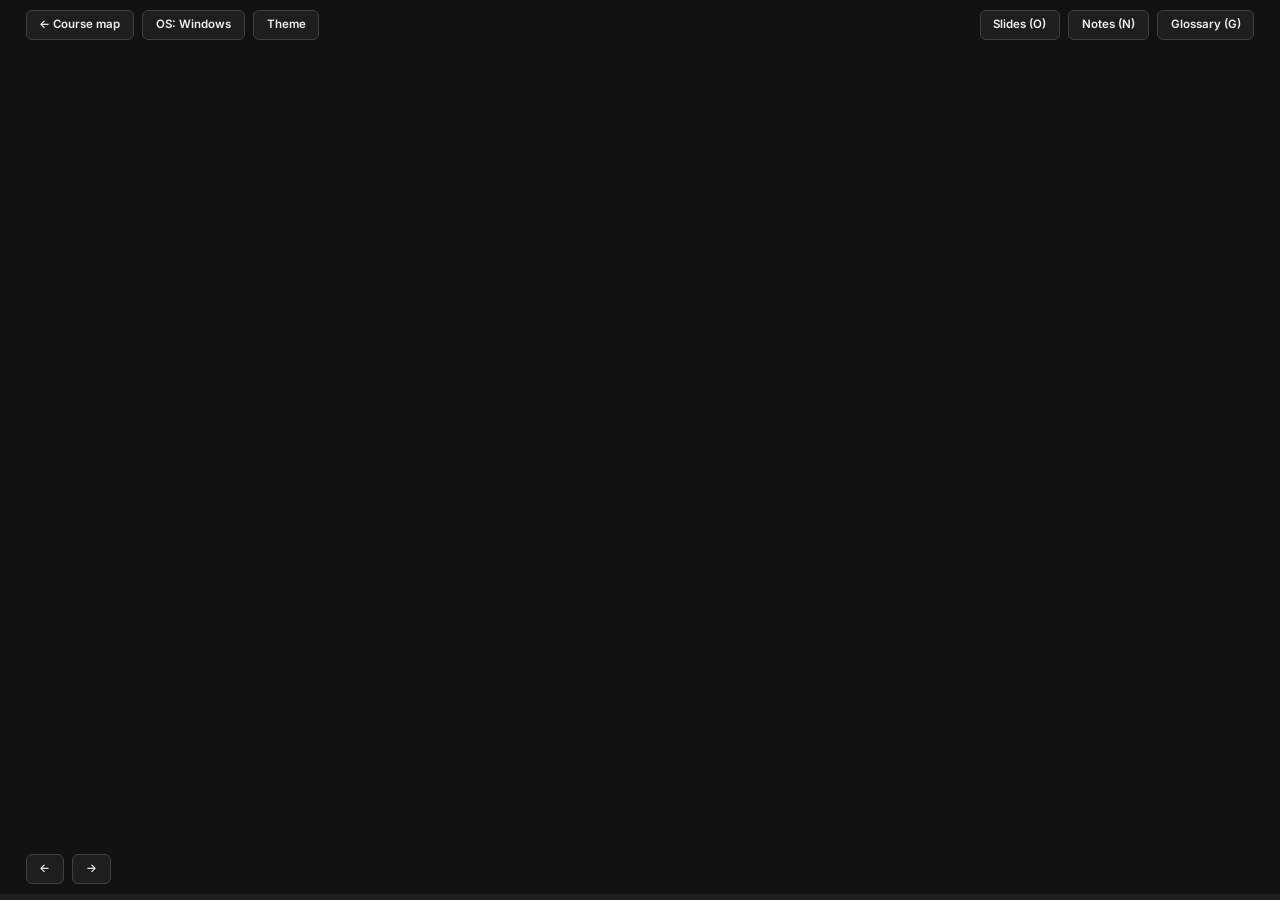
<file: resources/slides/engine.html>
<!DOCTYPE html>
<html lang="en" data-theme="dark">
<head>
<meta charset="UTF-8">
<link rel="icon" href="data:,">
  <meta name="viewport" content="width=device-width, initial-scale=1.0">
<title>__TITLE__</title>
<!-- Built by resources/slides/build.py from engine.html + a weekNN.js content file. Edit those, then rebuild. -->
<link rel="preconnect" href="https://fonts.googleapis.com">
<link rel="preconnect" href="https://fonts.gstatic.com" crossorigin>
<link href="https://fonts.googleapis.com/css2?family=Inter:wght@400;600;800&family=Fira+Code:wght@400;600&display=swap" rel="stylesheet">
<style>
:root {
  --bg: #121212;
  --text: #f0f0f0;
  --muted: #a3a3a3;
  --yellow: #fcd34d;   /* working folder, edits */
  --blue: #60a5fa;     /* steps, staging */
  --green: #34d399;    /* success, committed */
  --purple: #c084fc;   /* GitHub, upstream */
  --red: #f87171;      /* warnings */
  --card: #1e1e1e;
  --code-bg: #2a2a2a;
  --border: #404040;
  --on-accent: #111111;
  --font: 'Inter', system-ui, -apple-system, 'Segoe UI', sans-serif;
  --mono: 'Fira Code', ui-monospace, Consolas, 'Courier New', monospace;
  color-scheme: dark;
}
html[data-theme="light"] {
  --bg: #f9fafb;
  --text: #111827;
  --muted: #4b5563;
  --yellow: #a16207;
  --blue: #1d4ed8;
  --green: #047857;
  --purple: #7e22ce;
  --red: #b91c1c;
  --card: #ffffff;
  --code-bg: #eef0f3;
  --border: #d1d5db;
  --on-accent: #ffffff;
  color-scheme: light;
}
* { box-sizing: border-box; margin: 0; padding: 0; }
html, body { height: 100%; }
body {
  font-family: var(--font);
  background: var(--bg);
  color: var(--text);
  font-size: clamp(16px, 1.1vw + 0.55rem, 24px);
  line-height: 1.5;
  overflow: hidden;
  transition: background-color .25s, color .25s;
}
a { color: var(--blue); }
button, summary { font: inherit; }

/* ---------- Top bar and nav ---------- */
#topbar {
  position: fixed; inset: 0 0 auto 0; z-index: 100;
  display: flex; justify-content: space-between; align-items: center; gap: .5rem;
  padding: .6rem max(16px, 2vw); pointer-events: none; flex-wrap: wrap;
  background: linear-gradient(var(--bg) 60%, transparent);
}
#topbar .group { display: flex; gap: .5rem; pointer-events: auto; flex-wrap: wrap; }
.btn {
  background: var(--card); color: var(--text); border: 1px solid var(--border);
  padding: .35rem .8rem; border-radius: 6px; cursor: pointer; font-size: .72rem; font-weight: 600;
}
.btn.link { text-decoration: none; display: inline-flex; align-items: center; }
.btn:hover { border-color: var(--blue); }
.btn:focus-visible, summary:focus-visible, .chip:focus-visible, .draggable:focus-visible, .dropzone:focus-visible, input:focus-visible {
  outline: 3px solid var(--yellow); outline-offset: 2px;
}
.btn.primary { background: var(--blue); color: var(--on-accent); border-color: var(--blue); }
#deck-title { font-size: .68rem; color: var(--muted); font-weight: 600; pointer-events: none; }
#navbtns { position: fixed; left: max(16px, 2vw); bottom: 1rem; z-index: 100; display: flex; gap: .5rem; }
#counter { position: fixed; right: max(16px, 2vw); bottom: 1rem; z-index: 100; font-size: .7rem; color: var(--muted); }
#progress { position: fixed; left: 0; right: 0; bottom: 0; height: 6px; background: var(--card); z-index: 100; }
#progress > div { height: 100%; width: 0; background: var(--blue); transition: width .3s; }

/* ---------- Slides ---------- */
#deck { position: fixed; inset: 0; }
.slide {
  position: absolute; inset: 0; display: none; overflow-y: auto;
  padding: 4.6rem max(16px, 6vw) 4.6rem;
}
.slide.active { display: block; animation: fade .3s ease; }
@keyframes fade { from { opacity: 0; } to { opacity: 1; } }
.slide-inner { max-width: 1240px; margin: 0 auto; min-height: 100%; display: flex; flex-direction: column; justify-content: center; }
.layout { display: grid; grid-template-columns: minmax(0, 1fr) minmax(15rem, 20rem); gap: 2rem; align-items: start; }
.layout.solo { grid-template-columns: minmax(0, 1fr); }
@media (max-width: 900px) { .layout { grid-template-columns: minmax(0, 1fr); } }

h1 { font-size: 2.6em; line-height: 1.1; color: var(--blue); margin-bottom: .4em; font-weight: 800; }
h2 { font-size: 1.75em; line-height: 1.15; margin-bottom: .55em; font-weight: 800; }
h3 { font-size: 1.15em; color: var(--yellow); margin: .9em 0 .4em; font-weight: 800; }
p, ul, ol { margin-bottom: .8em; }
ul, ol { padding-left: 1.4em; }
li { margin-bottom: .3em; }
.kicker { text-transform: uppercase; letter-spacing: .12em; font-size: .7em; color: var(--muted); font-weight: 600; margin-bottom: .4em; }
.lead { font-size: 1.1em; }
.muted { color: var(--muted); }
.small { font-size: .82em; }
.y { color: var(--yellow); font-weight: 700; } .b { color: var(--blue); font-weight: 700; }
.g { color: var(--green); font-weight: 700; } .p { color: var(--purple); font-weight: 700; } .r { color: var(--red); font-weight: 700; }
.cols { display: grid; grid-template-columns: repeat(auto-fit, minmax(16rem, 1fr)); gap: 1.2rem; }
.panel { background: var(--card); border: 1px solid var(--border); border-radius: 10px; padding: 1rem 1.2rem; }
.panel h3:first-child { margin-top: 0; }
kbd { font-family: var(--mono); font-size: .8em; border: 1px solid var(--border); border-bottom-width: 3px; border-radius: 5px; padding: 0 .35em; background: var(--code-bg); }

code { font-family: var(--mono); background: var(--code-bg); padding: .1em .35em; border-radius: 4px; font-size: .86em; }
pre {
  position: relative; background: var(--code-bg); border: 1px solid var(--border); border-radius: 8px;
  padding: .8rem 1rem; margin-bottom: .9em; overflow-x: auto; font-family: var(--mono); font-size: .76em; line-height: 1.55;
}
pre code { background: none; padding: 0; font-size: 1em; }
pre.cmd { padding-right: 5.2rem; border-left: 4px solid var(--blue); }
pre.out { border-left: 4px solid var(--green); color: var(--muted); }
pre.out::before { content: "output"; display: block; font-family: var(--font); font-size: .75em; text-transform: uppercase; letter-spacing: .1em; color: var(--green); margin-bottom: .3em; }
.cmt { color: var(--muted); }
.copy { position: absolute; top: .45rem; right: .45rem; font-size: .7rem; padding: .2rem .55rem; }

.tbl-wrap { overflow-x: auto; margin-bottom: .9em; }
table.tbl { width: 100%; border-collapse: collapse; font-size: .82em; }
.tbl th, .tbl td { text-align: left; padding: .45em .7em; border-bottom: 1px solid var(--border); vertical-align: top; }
.tbl th { color: var(--blue); font-weight: 700; }
.tbl code { white-space: nowrap; }
.badge { display: inline-block; font-size: .68em; font-weight: 700; padding: .05em .45em; border-radius: 4px; border: 1px solid var(--yellow); color: var(--yellow); margin-left: .35em; vertical-align: middle; white-space: nowrap; }

.callout { border-radius: 8px; padding: .8rem 1rem; margin: .8em 0; border: 1px solid; }
.callout strong:first-child { display: block; margin-bottom: .2em; }
.callout.warn { border-color: var(--red); background: color-mix(in srgb, var(--red) 12%, transparent); }
.callout.tip { border-color: var(--green); background: color-mix(in srgb, var(--green) 10%, transparent); }
.callout.note { border-color: var(--blue); background: color-mix(in srgb, var(--blue) 10%, transparent); }
.callout.gh { border-color: var(--purple); background: color-mix(in srgb, var(--purple) 10%, transparent); }
.joke { border-left: 4px solid var(--purple); padding: .5rem 1rem; margin-top: 1em; font-size: .85em; color: var(--muted); }

details.reveal { margin: .8em 0; border: 1px dashed var(--blue); border-radius: 8px; padding: .6rem .9rem; }
details.reveal > summary { cursor: pointer; font-weight: 700; color: var(--blue); }
details.reveal > summary::marker { content: "🤔 "; }
details.reveal[open] > summary::marker { content: "💡 "; }
details.reveal > div { margin-top: .6em; }

/* OS-specific text: hidden by default, shown for the active OS */
.os-win, .os-mac { display: none; }
html[data-os="windows"] .os-win, html[data-os="mac"] .os-mac { display: inline; }
html[data-os="windows"] div.os-win, html[data-os="mac"] div.os-mac { display: block; }

/* ---------- Companion cards ---------- */
.companions { display: flex; flex-direction: column; gap: 1rem; }
.companions { font-size: .82em; }
.companion { background: var(--card); border: 1px solid var(--border); border-left: 6px solid var(--yellow); border-radius: 0 10px 10px 0; padding: .7rem .9rem; }
.companion .tag { font-size: .62em; text-transform: uppercase; letter-spacing: .12em; color: var(--muted); font-weight: 700; }
.companion .term { font-size: 1.2em; font-weight: 800; color: var(--yellow); line-height: 1.2; margin: .1em 0; }
.companion .say { font-family: var(--mono); font-size: .72em; color: var(--muted); }
.companion .meaning { margin: .35em 0; font-size: .95em; }
.companion .origin { font-size: .8em; color: var(--muted); margin-bottom: .35em; }
.companion .usage { font-size: .8em; font-style: italic; color: var(--muted); border-top: 1px solid var(--border); padding-top: .35em; }

/* ---------- Drawers ---------- */
.drawer {
  position: fixed; top: 0; right: 0; bottom: 0; width: min(440px, 100vw); z-index: 200;
  background: var(--card); border-left: 1px solid var(--border); padding: 1.4rem 1.4rem 3rem; overflow-y: auto;
  transform: translateX(100%); visibility: hidden; transition: transform .3s ease, visibility 0s linear .3s;
  box-shadow: -6px 0 18px rgba(0,0,0,.35); font-size: .8em;
}
.drawer.open { transform: translateX(0); visibility: visible; transition: transform .3s ease; }
.drawer h2 { font-size: 1.4em; padding-right: 3rem; border-bottom: 1px solid var(--border); padding-bottom: .4em; }
.drawer .close { position: absolute; top: 1rem; right: 1rem; }
.note-row { margin-bottom: 1em; }
.note-row b { display: block; color: var(--blue); font-size: .8em; text-transform: uppercase; letter-spacing: .08em; }
.gloss { padding: .6em 0; border-bottom: 1px solid var(--border); }
.gloss .gterm { font-weight: 800; color: var(--yellow); }
.gloss.locked { opacity: .45; }
.gloss.locked .gdef { filter: blur(4px); user-select: none; }
.gloss .lock { font-size: .75em; color: var(--muted); }
#gloss-count { color: var(--muted); margin-bottom: .6em; }

/* ---------- Overview ---------- */
body.overview #deck { position: fixed; inset: 0; overflow-y: auto; display: grid; grid-template-columns: repeat(auto-fill, minmax(260px, 1fr)); gap: 1rem; padding: 4.5rem 1.5rem 2rem; align-content: start; }
body.overview .slide { position: relative; inset: auto; display: block; height: 170px; overflow: hidden; padding: .8rem; font-size: 7px; border: 2px solid var(--border); border-radius: 8px; cursor: pointer; background: var(--bg); }
body.overview .slide.active { border-color: var(--blue); }
body.overview .slide .slide-inner { justify-content: flex-start; }
body.overview .slide::after { content: attr(data-num) ". " attr(aria-label); position: absolute; left: 0; right: 0; bottom: 0; padding: .3rem .5rem; font-size: 12px; font-weight: 700; background: var(--card); border-top: 1px solid var(--border); }
body.overview #navbtns, body.overview #counter, body.overview #progress { display: none; }

/* ---------- Quiz ---------- */
.quiz { background: var(--card); border: 1px solid var(--border); border-radius: 10px; padding: 1.2rem; max-width: 900px; }
.quiz .qcount { font-size: .75em; color: var(--muted); margin-bottom: .4em; }
.quiz h3 { color: var(--text); margin-top: 0; }
.quiz .opts { display: flex; flex-direction: column; gap: .6rem; margin: 1rem 0; }
.quiz .opt { text-align: left; padding: .75rem 1rem; border-radius: 8px; border: 2px solid var(--border); background: var(--bg); color: var(--text); cursor: pointer; font-size: .9em; }
.quiz .opt:hover:not(:disabled) { border-color: var(--blue); }
.quiz .opt:disabled { cursor: default; }
.quiz .opt.right { border-color: var(--green); }
.quiz .opt.right::before { content: "✓ "; color: var(--green); font-weight: 800; }
.quiz .opt.wrong { border-color: var(--red); }
.quiz .opt.wrong::before { content: "✗ "; color: var(--red); font-weight: 800; }
.quiz .fb { min-height: 1.5em; margin-bottom: .8em; }

/* ---------- Jargon decoder ---------- */
.jargon { font-size: 1.15em; line-height: 2.1; text-align: center; margin: .6em 0; }
.chip { display: inline-block; border: 2px solid var(--blue); background: var(--code-bg); color: var(--text); border-radius: 6px; padding: 0 .45em; cursor: pointer; line-height: 1.6; font-size: 1em; }
.chip:hover { background: color-mix(in srgb, var(--blue) 25%, transparent); }
.chip.done { border-color: var(--green); cursor: default; }
.chip .m { display: block; font-size: .62em; color: var(--green); font-weight: 700; line-height: 1.3; }
.jargon-result { text-align: center; color: var(--green); font-weight: 700; min-height: 1.5em; }

/* ---------- Matching game ---------- */
.match { display: grid; grid-template-columns: minmax(8rem, 14rem) minmax(0, 1fr); gap: 1rem; margin-top: .6em; }
@media (max-width: 600px) { .match { grid-template-columns: minmax(0, 1fr); } }
.match .col { display: flex; flex-direction: column; gap: .6rem; }
.draggable { background: var(--card); border: 2px solid var(--yellow); border-radius: 8px; padding: .55rem .8rem; cursor: grab; font-weight: 700; text-align: center; touch-action: manipulation; }
.draggable.sel { outline: 3px solid var(--yellow); outline-offset: 2px; }
.draggable.used { display: none; }
.dropzone { background: var(--code-bg); border: 2px dashed var(--border); border-radius: 8px; padding: .55rem .8rem; cursor: pointer; font-size: .85em; touch-action: manipulation; }
.dropzone.over { border-color: var(--blue); }
.dropzone.correct { border: 2px solid var(--green); cursor: default; }
.dropzone.correct::before { content: "✓ "; color: var(--green); font-weight: 800; }
.dropzone.shake { animation: shake .45s; border-color: var(--red); }
@keyframes shake { 25% { transform: translateX(-5px); } 75% { transform: translateX(5px); } }
.match-status { font-weight: 700; min-height: 1.5em; margin-top: .6em; grid-column: 1 / -1; }

/* ---------- Terminal simulator ---------- */
.term-sim { background: #0b0b0b; color: #e5e7eb; border: 1px solid #333; border-radius: 10px; font-family: var(--mono); font-size: .72em; height: 15em; overflow-y: auto; padding: .8rem 1rem; }
.term-sim .line { white-space: pre-wrap; word-break: break-word; }
.term-sim .echo { color: #9ca3af; }
.term-sim .in { display: flex; align-items: center; gap: .5em; }
.term-sim .pr { color: #34d399; white-space: nowrap; }
.term-sim input { flex: 1; min-width: 4em; background: transparent; border: none; color: #fff; font: inherit; outline: none; }
.term-sim input:focus-visible { outline: none; }
.term-sim:focus-within { border-color: #34d399; }

/* ---------- Git staging visualizer ---------- */
.gitviz .cols4 { display: grid; grid-template-columns: repeat(4, minmax(0, 1fr)); gap: .7rem; }
@media (max-width: 760px) { .gitviz .cols4 { grid-template-columns: repeat(2, minmax(0, 1fr)); } }
.gitviz .zone { background: var(--card); border: 1px solid var(--border); border-top: 5px solid; border-radius: 8px; padding: .6rem; min-height: 9.5em; }
.gitviz .zone h4 { font-size: .72em; text-transform: uppercase; letter-spacing: .08em; margin-bottom: .4em; }
.gitviz .zone .sub { font-size: .62em; color: var(--muted); margin-bottom: .5em; }
.gitviz .z1 { border-top-color: var(--yellow); } .gitviz .z2 { border-top-color: var(--blue); }
.gitviz .z3 { border-top-color: var(--green); } .gitviz .z4 { border-top-color: var(--purple); }
.gitviz .card { font-family: var(--mono); font-size: .62em; border: 1px solid var(--border); border-radius: 6px; padding: .35em .5em; margin-bottom: .4em; background: var(--bg); animation: fade .35s; }
.gitviz .card .st { display: block; font-family: var(--font); font-size: .9em; color: var(--muted); }
.gitviz .controls { display: flex; flex-wrap: wrap; gap: .5rem; margin: .8rem 0; align-items: center; }
.gitviz .controls input { font-family: var(--mono); font-size: .7rem; padding: .35rem .5rem; border-radius: 6px; border: 1px solid var(--border); background: var(--code-bg); color: var(--text); min-width: 14em; flex: 1; }
.gitviz pre { min-height: 6em; max-height: 13em; overflow-y: auto; }

/* ---------- Undo guide ---------- */
.undo { background: var(--card); border: 1px solid var(--border); border-radius: 10px; padding: 1rem 1.2rem; }
.undo .trail { font-size: .75em; color: var(--muted); margin-bottom: .5em; }
.undo .q { font-size: 1.1em; font-weight: 800; margin-bottom: .6em; }
.undo .row { display: flex; gap: .6rem; flex-wrap: wrap; }
.undo .answer { border-left: 5px solid var(--blue); padding-left: .9rem; }

/* ---------- Flow diagram (step → step) ---------- */
.flow { display: grid; grid-template-columns: minmax(0,1fr) auto minmax(0,1fr) auto minmax(0,1fr) auto minmax(0,1fr); gap: .4rem; align-items: stretch; margin: .6em 0 .9em; }
.flow .step { background: var(--card); border: 1px solid var(--border); border-top: 5px solid var(--border); border-radius: 8px; padding: .55rem .7rem; font-size: .74em; display: flex; flex-direction: column; gap: .2em; }
.flow .step b { font-size: 1.1em; }
.flow .step em { color: var(--muted); }
.flow .s1 { border-top-color: var(--yellow); } .flow .s1 b { color: var(--yellow); }
.flow .s2 { border-top-color: var(--blue); } .flow .s2 b { color: var(--blue); }
.flow .s3 { border-top-color: var(--green); } .flow .s3 b { color: var(--green); }
.flow .s4 { border-top-color: var(--purple); } .flow .s4 b { color: var(--purple); }
.flow .arrow { display: flex; flex-direction: column; justify-content: center; align-items: center; font-size: .66em; color: var(--muted); text-align: center; }
.flow .arrow::after { content: "\2192"; font-size: 1.8em; line-height: 1; color: var(--text); }
@media (max-width: 900px) {
  .flow { grid-template-columns: minmax(0,1fr); }
  .flow .arrow { flex-direction: row; gap: .4em; }
  .flow .arrow::after { content: "\2193"; font-size: 1.3em; }
}

[data-glossary-grid] { display: grid; grid-template-columns: repeat(auto-fill, minmax(17rem, 1fr)); gap: .5rem; font-size: .66em; }
[data-glossary-grid] .item { background: var(--card); border: 1px solid var(--border); border-radius: 8px; padding: .45rem .7rem; }
[data-glossary-grid] .item b { color: var(--yellow); display: block; }
.glossary-grid .item b { color: var(--yellow); display: block; }

@media (max-width: 600px) {
  .slide { padding-top: 6.2rem; }
  h1 { font-size: 2em; }
  h2 { font-size: 1.45em; }
  #deck-title { display: none; }
}
@media (prefers-reduced-motion: reduce) { * { animation: none !important; transition: none !important; } }
</style>
</head>
<body>
<header id="topbar">
  <div class="group">
    <a class="btn link" href="../index.html" aria-label="Back to the course learning hub">← Course map</a>
    <button class="btn" id="btn-os" type="button" aria-label="Switch operating system for commands">OS: Windows</button>
    <button class="btn" id="btn-theme" type="button" aria-label="Switch light or dark theme">Theme</button>
    <span id="deck-title"></span>
  </div>
  <div class="group">
    <button class="btn" id="btn-overview" type="button" title="Overview (O)">Slides (O)</button>
    <button class="btn" id="btn-notes" type="button" title="Speaker notes (N)" aria-controls="drawer-notes">Notes (N)</button>
    <button class="btn" id="btn-glossary" type="button" title="Glossary (G)" aria-controls="drawer-glossary">Glossary (G)</button>
  </div>
</header>

<main id="deck" aria-live="polite"></main>

<nav id="navbtns" aria-label="Slide navigation">
  <button class="btn" id="btn-prev" type="button" aria-label="Previous slide">&larr;</button>
  <button class="btn" id="btn-next" type="button" aria-label="Next slide">&rarr;</button>
</nav>
<div id="counter"></div>
<div id="progress"><div></div></div>

<aside id="drawer-notes" class="drawer" role="dialog" aria-label="Speaker notes" aria-hidden="true">
  <button class="btn close" type="button" data-close="drawer-notes" aria-label="Close notes">X</button>
  <h2>Speaker Notes</h2>
  <div id="notes-body"></div>
</aside>
<aside id="drawer-glossary" class="drawer" role="dialog" aria-label="Glossary" aria-hidden="true">
  <button class="btn close" type="button" data-close="drawer-glossary" aria-label="Close glossary">X</button>
  <h2>Career Companion Glossary</h2>
  <p id="gloss-count"></p>
  <div id="gloss-body"></div>
</aside>

<script>
/*__GLOSSARY__*/
</script>
<script>
/*__DECK__*/
</script>
<script>
(function () {
  "use strict";
  var D = window.DECK;
  var deckEl = document.getElementById("deck");
  var html = document.documentElement;
  var current = 0;
  var unlocked = {};
  var termsById = {};
  (window.GLOSSARY || []).forEach(function (t) { termsById[t.id] = t; });
  // A deck lists the glossary ids it reviews (unlocked from the start) and the ids it introduces.
  var reviewIds = D.terms.review || [], freshIds = D.terms.fresh || [];
  D.terms = reviewIds.concat(freshIds).map(function (id) {
    if (!termsById[id]) throw new Error("Unknown glossary id in deck: " + id);
    return termsById[id];
  });
  reviewIds.forEach(function (id) { unlocked[id] = true; });

  function store(k, v) { try { if (v === undefined) return localStorage.getItem(k); localStorage.setItem(k, v); } catch (e) { return null; } }
  function esc(s) { return String(s).replace(/&/g, "&amp;").replace(/</g, "&lt;").replace(/>/g, "&gt;"); }
  function $(sel, root) { return (root || document).querySelector(sel); }
  function $all(sel, root) { return Array.prototype.slice.call((root || document).querySelectorAll(sel)); }
  function shuffle(a) { a = a.slice(); for (var i = a.length - 1; i > 0; i--) { var j = Math.floor(Math.random() * (i + 1)); var t = a[i]; a[i] = a[j]; a[j] = t; } return a; }
  function isWin() { return html.getAttribute("data-os") === "windows"; }

  /* ---------- OS and theme ---------- */
  function setOS(os) {
    html.setAttribute("data-os", os);
    $("#btn-os").textContent = os === "windows" ? "OS: Windows" : "OS: macOS / Linux";
    store("ctd-os", os);
    document.dispatchEvent(new CustomEvent("oschange"));
  }
  function setTheme(t) { html.setAttribute("data-theme", t); store("ctd-theme", t); }
  var savedOS = store("ctd-os");
  setOS(savedOS === "mac" || savedOS === "windows" ? savedOS : (/Mac|Linux|X11/.test(navigator.userAgent) && !/Windows/.test(navigator.userAgent) ? "mac" : "windows"));
  var savedTheme = store("ctd-theme");
  setTheme(savedTheme === "light" || savedTheme === "dark" ? savedTheme : (window.matchMedia && matchMedia("(prefers-color-scheme: light)").matches ? "light" : "dark"));
  $("#btn-os").addEventListener("click", function () { setOS(isWin() ? "mac" : "windows"); });
  $("#btn-theme").addEventListener("click", function () { setTheme(html.getAttribute("data-theme") === "dark" ? "light" : "dark"); });
  $("#deck-title").textContent = D.title;

  /* ---------- Render slides ---------- */
  function companionHTML(id) {
    var t = termsById[id];
    if (!t) return "";
    return '<div class="companion"><div class="tag">New Companion</div><div class="term">' + t.term + '</div>' +
      (t.say ? '<div class="say">say it: ' + t.say + '</div>' : "") +
      '<div class="meaning">' + t.meaning + '</div>' +
      (t.origin ? '<div class="origin">Where the word comes from: ' + t.origin + '</div>' : "") +
      (t.usage ? '<div class="usage">You\u2019ll hear it when: \u201c' + t.usage + '\u201d</div>' : "") + '</div>';
  }
  D.slides.forEach(function (s, i) {
    var sec = document.createElement("section");
    sec.className = "slide";
    sec.id = "slide-" + i;
    sec.setAttribute("aria-label", s.title);
    sec.setAttribute("data-num", i + 1);
    var comps = (s.companions || []);
    var body = comps.length
      ? '<div class="layout"><div class="main">' + s.html + '</div><aside class="companions" aria-label="New vocabulary">' + comps.map(companionHTML).join("") + '</aside></div>'
      : '<div class="layout solo"><div class="main">' + s.html + '</div></div>';
    sec.innerHTML = '<div class="slide-inner">' + body + '</div>';
    deckEl.appendChild(sec);
  });

  /* ---------- Copy buttons ---------- */
  function copyText(text, btn) {
    function done() { btn.textContent = "Copied!"; setTimeout(function () { btn.textContent = "Copy"; }, 1600); }
    function fallback() {
      var ta = document.createElement("textarea"); ta.value = text; ta.setAttribute("readonly", ""); ta.style.position = "fixed"; ta.style.opacity = "0";
      document.body.appendChild(ta); ta.select();
      try { document.execCommand("copy"); done(); } catch (e) { btn.textContent = "Select and copy"; }
      ta.remove();
    }
    if (navigator.clipboard && window.isSecureContext) navigator.clipboard.writeText(text).then(done, fallback); else fallback();
  }
  $all("pre.cmd").forEach(function (pre) {
    var b = document.createElement("button");
    b.type = "button"; b.className = "btn copy"; b.textContent = "Copy"; b.setAttribute("aria-label", "Copy commands");
    b.addEventListener("click", function () {
      var clone = pre.cloneNode(true);
      $all(".copy", clone).forEach(function (x) { x.remove(); });
      $all(isWin() ? ".os-mac" : ".os-win", clone).forEach(function (x) { x.remove(); });
      copyText(clone.textContent.replace(/\n{3,}/g, "\n\n").trim(), b);
    });
    pre.appendChild(b);
  });

  /* ---------- Glossary ---------- */
  function renderGlossary() {
    var body = $("#gloss-body"), n = 0;
    body.innerHTML = "";
    D.terms.forEach(function (t) {
      var open = !!unlocked[t.id];
      if (open) n++;
      var d = document.createElement("div");
      d.className = "gloss" + (open ? "" : " locked");
      d.innerHTML = '<div class="gterm">' + t.term + (open ? "" : ' <span class="lock">(unlocks later in the deck)</span>') + '</div><div class="gdef">' + (open ? t.meaning : "Keep going to unlock this one.") + '</div>';
      body.appendChild(d);
    });
    $("#gloss-count").textContent = n + " of " + D.terms.length + " companions unlocked";
    $all("[data-glossary-grid]").forEach(function (g) {
      g.innerHTML = D.terms.filter(function (t) { return unlocked[t.id]; }).map(function (t) { return '<div class="item"><b>' + t.term + '</b>' + t.meaning + '</div>'; }).join("");
    });
  }
  function unlockThrough(idx) {
    for (var i = 0; i <= idx; i++) (D.slides[i].companions || []).forEach(function (id) { unlocked[id] = true; });
    if (D.slides[idx].unlockAll) D.terms.forEach(function (t) { unlocked[t.id] = true; });
    renderGlossary();
  }

  /* ---------- Drawers ---------- */
  function setDrawer(id, open) {
    var d = document.getElementById(id);
    if (open) $all(".drawer").forEach(function (x) { if (x !== d) setDrawer(x.id, false); });
    d.classList.toggle("open", open);
    d.setAttribute("aria-hidden", open ? "false" : "true");
  }
  function toggleDrawer(id) { setDrawer(id, !document.getElementById(id).classList.contains("open")); }
  $("#btn-notes").addEventListener("click", function () { toggleDrawer("drawer-notes"); });
  $("#btn-glossary").addEventListener("click", function () { toggleDrawer("drawer-glossary"); });
  $all("[data-close]").forEach(function (b) { b.addEventListener("click", function () { setDrawer(b.getAttribute("data-close"), false); }); });

  /* ---------- Navigation ---------- */
  function show(i) {
    current = Math.max(0, Math.min(D.slides.length - 1, i));
    $all(".slide").forEach(function (s, k) { s.classList.toggle("active", k === current); if (k === current) s.scrollTop = 0; });
    $("#progress > div").style.width = (D.slides.length > 1 ? current / (D.slides.length - 1) * 100 : 100) + "%";
    $("#counter").textContent = (current + 1) + " / " + D.slides.length;
    var n = D.slides[current].notes || {};
    $("#notes-body").innerHTML = [["Slide", (current + 1) + ". " + D.slides[current].title], ["Timing", n.timing], ["Talking points", n.talking], ["Likely question", n.question], ["If something breaks live", n.failure], ["Say it out loud", n.action]]
      .filter(function (r) { return r[1]; }).map(function (r) { return '<div class="note-row"><b>' + r[0] + '</b>' + r[1] + '</div>'; }).join("");
    unlockThrough(current);
    if (history.replaceState) history.replaceState(null, "", "#" + (current + 1));
  }
  function toggleOverview(force) {
    var on = typeof force === "boolean" ? force : !document.body.classList.contains("overview");
    document.body.classList.toggle("overview", on);
    if (!on) show(current); else { var a = $(".slide.active"); if (a) a.scrollIntoView({ block: "center" }); }
  }
  $("#btn-prev").addEventListener("click", function () { show(current - 1); });
  $("#btn-next").addEventListener("click", function () { show(current + 1); });
  $("#btn-overview").addEventListener("click", function () { toggleOverview(); });
  deckEl.addEventListener("click", function (e) {
    if (!document.body.classList.contains("overview")) return;
    var s = e.target.closest(".slide"); if (!s) return;
    e.preventDefault(); e.stopPropagation();
    current = parseInt(s.id.split("-")[1], 10); toggleOverview(false);
  }, true);
  document.addEventListener("keydown", function (e) {
    if (e.ctrlKey || e.metaKey || e.altKey) return;
    var tag = (e.target.tagName || "").toLowerCase();
    if (tag === "input" || tag === "textarea" || e.target.isContentEditable) return;
    var k = e.key, typing = tag === "button" || tag === "summary";
    if (k === "Escape") { $all(".drawer.open").forEach(function (d) { setDrawer(d.id, false); }); toggleOverview(false); return; }
    if (k === "ArrowRight" || k === "PageDown" || (k === " " && !typing)) { e.preventDefault(); show(current + 1); }
    else if (k === "ArrowLeft" || k === "PageUp") { e.preventDefault(); show(current - 1); }
    else if (k === "Home") { e.preventDefault(); show(0); }
    else if (k === "End") { e.preventDefault(); show(D.slides.length - 1); }
    else if (k === "f" || k === "F") { if (!document.fullscreenElement) { if (html.requestFullscreen) html.requestFullscreen().catch(function () {}); } else document.exitFullscreen(); }
    else if (k === "n" || k === "N") toggleDrawer("drawer-notes");
    else if (k === "g" || k === "G") toggleDrawer("drawer-glossary");
    else if (k === "o" || k === "O") toggleOverview();
  });
  var tx = null, ty = null;
  deckEl.addEventListener("touchstart", function (e) {
    if (e.target.closest("pre, .term-sim, .match, .gitviz, .tbl-wrap, input")) { tx = null; return; }
    tx = e.touches[0].clientX; ty = e.touches[0].clientY;
  }, { passive: true });
  deckEl.addEventListener("touchend", function (e) {
    if (tx === null || document.body.classList.contains("overview")) return;
    var dx = e.changedTouches[0].clientX - tx, dy = e.changedTouches[0].clientY - ty;
    if (Math.abs(dx) > 70 && Math.abs(dy) < 50) show(current + (dx < 0 ? 1 : -1));
    tx = null;
  });

  /* ---------- Quiz ---------- */
  $all("[data-quiz]").forEach(function (box) {
    var qs = D.quizzes[box.getAttribute("data-quiz")], i = 0, score = 0;
    box.className += " quiz";
    function render() {
      if (i >= qs.length) {
        box.innerHTML = '<h3>You scored ' + score + ' / ' + qs.length + '</h3><p>' + (score === qs.length ? "Flawless run. " : "") + 'Every miss is a lesson you only have to learn once.</p><button type="button" class="btn primary">Retry</button>';
        $("button", box).addEventListener("click", function () { i = 0; score = 0; render(); });
        return;
      }
      var q = qs[i];
      var order = shuffle(q.options.map(function (o, k) { return k; }));
      box.innerHTML = '<div class="qcount">Question ' + (i + 1) + ' of ' + qs.length + ' \u00b7 Score: ' + score + '</div><h3>' + q.q + '</h3><div class="opts">' +
        order.map(function (k) { return '<button type="button" class="opt" data-k="' + k + '">' + q.options[k].text + '</button>'; }).join("") +
        '</div><div class="fb" aria-live="polite"></div><button type="button" class="btn primary next" hidden>' + (i === qs.length - 1 ? "See my score" : "Next question") + '</button>';
      var opts = $all(".opt", box), fb = $(".fb", box), nx = $(".next", box);
      opts.forEach(function (b) {
        b.addEventListener("click", function () {
          var right = !!q.options[+b.getAttribute("data-k")].correct;
          opts.forEach(function (x) { x.disabled = true; if (q.options[+x.getAttribute("data-k")].correct) x.classList.add("right"); });
          if (right) score++; else b.classList.add("wrong");
          fb.innerHTML = '<strong>' + (right ? "Right on." : "Not quite.") + '</strong> ' + q.why;
          nx.hidden = false; nx.focus();
        });
      });
      nx.addEventListener("click", function () { i++; render(); });
    }
    render();
  });

  /* ---------- Jargon decoder ---------- */
  $all("[data-jargon]").forEach(function (box) {
    var J = D.jargon[box.getAttribute("data-jargon")];
    var line = document.createElement("div"); line.className = "jargon";
    var result = document.createElement("div"); result.className = "jargon-result"; result.setAttribute("aria-live", "polite");
    var chips = [];
    J.parts.forEach(function (p) {
      if (typeof p === "string") { line.appendChild(document.createTextNode(p)); return; }
      var c = document.createElement("button"); c.type = "button"; c.className = "chip"; c.textContent = p.term;
      c.addEventListener("click", function () {
        if (c.classList.contains("done")) return;
        c.classList.add("done"); c.innerHTML = esc(p.term) + '<span class="m">' + esc(p.meaning) + '</span>';
        if (chips.every(function (x) { return x.classList.contains("done"); })) result.textContent = J.done;
      });
      chips.push(c); line.appendChild(c);
    });
    box.appendChild(line); box.appendChild(result);
  });

  /* ---------- Matching game (drag, tap, or keyboard) ---------- */
  $all("[data-match]").forEach(function (box) {
    var pairs = D.matches[box.getAttribute("data-match")];
    var left = document.createElement("div"); left.className = "col";
    var right = document.createElement("div"); right.className = "col";
    var status = document.createElement("div"); status.className = "match-status"; status.setAttribute("aria-live", "polite");
    status.textContent = "Drag a word onto its meaning, or tap a word and then tap its meaning.";
    var selected = null, left2 = pairs.length;
    pairs.forEach(function (p, k) {
      var d = document.createElement("button"); d.type = "button"; d.className = "draggable"; d.draggable = true; d.textContent = p.term; d.setAttribute("data-k", k);
      d.addEventListener("dragstart", function (e) { selected = d; try { e.dataTransfer.setData("text/plain", String(k)); } catch (x) {} });
      d.addEventListener("click", function () { $all(".draggable", box).forEach(function (x) { x.classList.remove("sel"); }); selected = d; d.classList.add("sel"); status.textContent = "Now tap the meaning of \u201c" + p.term + "\u201d."; });
      left.appendChild(d);
    });
    shuffle(pairs.map(function (p, k) { return k; })).forEach(function (k) {
      var z = document.createElement("button"); z.type = "button"; z.className = "dropzone"; z.textContent = pairs[k].meaning; z.setAttribute("data-k", k);
      function attempt() {
        if (!selected || z.classList.contains("correct")) return;
        if (selected.getAttribute("data-k") === String(k)) {
          z.classList.add("correct"); z.innerHTML = "<strong>" + esc(pairs[k].term) + "</strong> = " + esc(pairs[k].meaning);
          selected.classList.add("used"); selected = null; left2--;
          status.textContent = left2 ? "Matched. " + left2 + " to go." : "All matched. Those words are officially yours.";
        } else {
          z.classList.add("shake"); setTimeout(function () { z.classList.remove("shake"); }, 500);
          status.textContent = "Not quite. Try another meaning.";
        }
      }
      z.addEventListener("dragover", function (e) { e.preventDefault(); z.classList.add("over"); });
      z.addEventListener("dragleave", function () { z.classList.remove("over"); });
      z.addEventListener("drop", function (e) { e.preventDefault(); z.classList.remove("over"); attempt(); });
      z.addEventListener("click", attempt);
      right.appendChild(z);
    });
    box.className += " match";
    box.appendChild(left); box.appendChild(right); box.appendChild(status);
  });

  /* ---------- Terminal simulator (PowerShell or zsh, follows the OS toggle) ---------- */
  $all("[data-sim]").forEach(function (sim) {
    sim.className += " term-sim";
    sim.innerHTML = '<div class="line">Practice terminal. Try: pwd, ls, cd python-fall26-code-alongs, ls -a or ls -Force, cd .., mkdir practice, clear</div><div class="in"><span class="pr"></span><input type="text" aria-label="Type a terminal command" autocomplete="off" autocapitalize="off" spellcheck="false"></div>';
    var inLine = $(".in", sim), pr = $(".pr", sim), input = $("input", sim), path = [];
    var fs = {
      "": { dirs: ["python-fall26-code-alongs"], files: [], hidden: [] },
      "python-fall26-code-alongs": { dirs: ["lp01-intro-to-python", "venv"], files: ["LICENSE", "README.md"], hidden: [".git", ".gitignore"] },
      "python-fall26-code-alongs/lp01-intro-to-python": { dirs: [], files: ["hello.py"], hidden: [] },
      "python-fall26-code-alongs/venv": { os: true }
    };
    function key(p) { return p.join("/"); }
    function node(p) {
      var n = fs[key(p)];
      if (n && n.os) return isWin() ? { dirs: ["Include", "Lib", "Scripts"], files: ["pyvenv.cfg"], hidden: [] } : { dirs: ["bin", "include", "lib"], files: ["pyvenv.cfg"], hidden: [] };
      return n;
    }
    function winPath(p) { return "C:\\Users\\Student" + (p.length ? "\\" + p.join("\\") : ""); }
    function macPath(p) { return "/Users/student" + (p.length ? "/" + p.join("/") : ""); }
    function promptText() { return isWin() ? "PS " + winPath(path) + ">" : "student@macbook " + (path.length ? path[path.length - 1] : "~") + " %"; }
    function refresh() { pr.textContent = promptText(); }
    function print(t, cls) { var d = document.createElement("div"); d.className = "line" + (cls ? " " + cls : ""); d.textContent = t; sim.insertBefore(d, inLine); }
    function notFound(c) { return isWin() ? c + " : The term '" + c + "' is not recognized as the name of a cmdlet, function, script file, or operable program." : "zsh: command not found: " + c; }
    function psTable(rows) { return "\n    Directory: " + winPath(path) + "\n\nMode    Name\n----    ----\n" + rows.join("\n") + "\n"; }
    function resolve(arg) {
      var parts = arg.replace(/\\/g, "/").split("/").filter(function (x) { return x && x !== "."; }), p = path.slice();
      if (parts[0] === "~") { p = []; parts.shift(); }
      for (var i = 0; i < parts.length; i++) {
        if (parts[i] === "..") { if (p.length) p.pop(); continue; }
        var n = node(p); if (!n || n.dirs.indexOf(parts[i]) < 0) return null;
        p.push(parts[i]); if (!fs[key(p)]) fs[key(p)] = { dirs: [], files: [], hidden: [] };
      }
      return p;
    }
    input.addEventListener("keydown", function (e) {
      e.stopPropagation();
      if (e.key !== "Enter") return;
      var raw = input.value.trim(); input.value = "";
      print(promptText() + " " + raw, "echo");
      if (raw) {
        var a = raw.split(/\s+/), c = a[0], lc = c.toLowerCase();
        if (lc === "clear" || lc === "cls") { $all(".line", sim).forEach(function (l) { l.remove(); }); }
        else if (lc === "pwd") print(isWin() ? "\nPath\n----\n" + winPath(path) + "\n" : macPath(path));
        else if (lc === "ls") {
          var n = node(path), flag = a[1], hidden = false, ok = true;
          if (flag) {
            if (isWin() && flag.toLowerCase() === "-force") hidden = true;
            else if (!isWin() && flag === "-a") hidden = true;
            else if (isWin() && flag === "-a") { ok = false; print("Hint: in PowerShell, use ls -Force to see hidden files."); }
            else if (!isWin() && flag.toLowerCase() === "-force") { ok = false; print("Hint: on macOS and Linux, use ls -a to see hidden files."); }
            else { ok = false; print("This practice terminal knows ls, plus ls -a on macOS/Linux and ls -Force on Windows."); }
          }
          if (ok && n) {
            if (isWin()) {
              var rows = [];
              if (hidden) n.hidden.forEach(function (h) { rows.push((h === ".git" ? "d--h-   " : "-a-h-   ") + h); });
              n.dirs.forEach(function (d) { rows.push("d----   " + d); });
              n.files.forEach(function (f) { rows.push("-a---   " + f); });
              if (rows.length) print(psTable(rows));
            } else {
              var items = (hidden ? [".", ".."].concat(n.hidden) : []).concat(n.dirs, n.files);
              if (items.length) print(items.join("    "));
            }
          }
        }
        else if (lc === "cd") {
          var t = a.slice(1).join(" ");
          if (!t) { if (!isWin()) path = []; }
          else { var r = resolve(t); if (r) path = r; else print(isWin() ? "Set-Location : Cannot find path '" + t + "' because it does not exist." : "cd: no such file or directory: " + t); }
        }
        else if (lc === "mkdir") {
          var nm = a[1], cur = node(path);
          if (!nm) print(isWin() ? "Give it a folder name, like: mkdir practice" : "usage: mkdir folder-name");
          else if (cur.dirs.indexOf(nm) >= 0) print(isWin() ? "New-Item : An item with the specified name " + winPath(path) + "\\" + nm + " already exists." : "mkdir: " + nm + ": File exists");
          else { cur.dirs.push(nm); fs[key(path.concat([nm]))] = { dirs: [], files: [], hidden: [] }; if (isWin()) print(psTable(["d----   " + nm])); }
        }
        else if (lc === "touch" || lc === "new-item") {
          var isTouch = lc === "touch", f = a[1], cur2 = node(path);
          if (isWin() && isTouch) print(notFound(c) + "\nHint: PowerShell makes an empty file with New-Item hello.py");
          else if (!isWin() && !isTouch) print(notFound(c) + "\nHint: macOS and Linux make an empty file with touch hello.py");
          else if (!f) print("Give it a file name, like: " + (isWin() ? "New-Item hello.py" : "touch hello.py"));
          else { if (cur2.files.indexOf(f) < 0) cur2.files.push(f); if (isWin()) print(psTable(["-a---   " + f])); }
        }
        else if (lc === "python" || lc === "python3") print("This practice terminal is for moving around. Run Python in your real terminal.");
        else { print(notFound(c)); print("Hint: this practice terminal knows pwd, ls, cd, mkdir, " + (isWin() ? "New-Item" : "touch") + ", and clear."); }
      }
      refresh(); sim.scrollTop = sim.scrollHeight;
    });
    sim.addEventListener("click", function (e) { if (!window.getSelection().toString()) input.focus(); });
    document.addEventListener("oschange", refresh);
    refresh();
  });

  /* ---------- Git staging visualizer ---------- */
  $all("[data-gitviz]").forEach(function (box) {
    box.className += " gitviz";
    var state;
    function hex() { var s = ""; for (var i = 0; i < 7; i++) s += "0123456789abcdef"[Math.floor(Math.random() * 16)]; return s; }
    function reset() {
      state = {
        files: [{ name: "my-work/hello_mine.py", tracked: false, staged: null, unstaged: "untracked" }],
        local: [], remote: [{ id: "7dfaf2c", msg: "Add LP 01" }]
      };
      draw(); out("Fresh start. You just created my-work/hello_mine.py in your editor and saved it.\nRun git status to see what Git thinks.");
    }
    box.innerHTML =
      '<div class="cols4">' +
      '<div class="zone z1"><h4 class="y">1. Working folder</h4><div class="sub">items on your desk</div><div data-z="1"></div></div>' +
      '<div class="zone z2"><h4 class="b">2. Staging area</h4><div class="sub">items in the open box</div><div data-z="2"></div></div>' +
      '<div class="zone z3"><h4 class="g">3. Local repository</h4><div class="sub">box taped and labeled</div><div data-z="3"></div></div>' +
      '<div class="zone z4"><h4 class="p">4. GitHub</h4><div class="sub">box at the warehouse</div><div data-z="4"></div></div>' +
      '</div><div class="controls">' +
      '<button type="button" class="btn" data-a="edit">Edit and save the file</button>' +
      '<button type="button" class="btn" data-a="status">git status</button>' +
      '<button type="button" class="btn" data-a="add">git add .</button>' +
      '<input type="text" aria-label="Commit message" value="Add my version of the hello script">' +
      '<button type="button" class="btn" data-a="commit">git commit -m</button>' +
      '<button type="button" class="btn" data-a="push">git push</button>' +
      '<button type="button" class="btn" data-a="reset">Reset</button>' +
      '</div><pre class="out" aria-live="polite"></pre>';
    var pre = $("pre", box), msgIn = $("input", box);
    msgIn.addEventListener("keydown", function (e) { e.stopPropagation(); });
    function out(t) { pre.textContent = t; }
    function card(t, st) { return '<div class="card">' + esc(t) + (st ? '<span class="st">' + esc(st) + '</span>' : "") + '</div>'; }
    function draw() {
      var f = state.files;
      $('[data-z="1"]', box).innerHTML = f.filter(function (x) { return x.unstaged; }).map(function (x) { return card(x.name, x.unstaged); }).join("") || '<div class="sub">clean desk</div>';
      $('[data-z="2"]', box).innerHTML = f.filter(function (x) { return x.staged; }).map(function (x) { return card(x.name, x.staged); }).join("") || '<div class="sub">empty box</div>';
      $('[data-z="3"]', box).innerHTML = state.local.map(function (c) { return card(c.id + " " + c.msg, "not pushed yet"); }).join("") || '<div class="sub">nothing waiting to ship</div>';
      $('[data-z="4"]', box).innerHTML = state.remote.slice().reverse().map(function (c) { return card(c.id + " " + c.msg); }).join("");
    }
    function status() {
      var f = state.files, s = "On branch main\n", n = state.local.length;
      s += n ? "Your branch is ahead of 'origin/main' by " + n + " commit" + (n > 1 ? "s" : "") + ".\n  (use \"git push\" to publish your local commits)\n" : "Your branch is up to date with 'origin/main'.\n";
      var staged = f.filter(function (x) { return x.staged; }), mod = f.filter(function (x) { return x.unstaged === "modified"; }), un = f.filter(function (x) { return x.unstaged === "untracked"; });
      if (staged.length) s += "\nChanges to be committed:\n  (use \"git restore --staged <file>...\" to unstage)\n" + staged.map(function (x) { return "\t" + (x.staged === "new file" ? "new file:   " : "modified:   ") + x.name; }).join("\n") + "\n";
      if (mod.length) s += "\nChanges not staged for commit:\n  (use \"git add <file>...\" to update what will be committed)\n  (use \"git restore <file>...\" to discard changes in working directory)\n" + mod.map(function (x) { return "\tmodified:   " + x.name; }).join("\n") + "\n";
      if (un.length) s += "\nUntracked files:\n  (use \"git add <file>...\" to include in what will be committed)\n" + un.map(function (x) { return "\t" + x.name; }).join("\n") + "\n";
      if (!staged.length && mod.length) s += "\nno changes added to commit (use \"git add\" and/or \"git commit -a\")";
      else if (!staged.length && un.length) s += "\nnothing added to commit but untracked files present (use \"git add\" to track)";
      else if (!staged.length) s += "\nnothing to commit, working tree clean";
      return s;
    }
    var actions = {
      edit: function () {
        var x = state.files[0];
        if (!x.tracked) { out("You saved more changes to " + x.name + ".\nGit still has never met this file, so it stays untracked until you git add it."); return; }
        x.unstaged = "modified"; draw();
        out("You edited " + x.name + " and saved it in your editor.\nIt is back on your desk as a modified file." + (x.staged ? "\nNotice it is ALSO still in the box: the box holds the version from when you ran git add. Run git add again to box the newest edit." : ""));
      },
      status: function () { out("$ git status\n" + status()); },
      add: function () {
        var any = false;
        state.files.forEach(function (x) { if (x.unstaged) { x.staged = x.tracked ? "modified" : "new file"; x.unstaged = null; any = true; } });
        draw(); out("$ git add .\n" + (any ? "(git add prints nothing when it works. Run git status to see the file move into \"Changes to be committed\".)" : "(Nothing to add. Your desk is already clean.)"));
      },
      commit: function () {
        var msg = msgIn.value.trim(), staged = state.files.filter(function (x) { return x.staged; });
        var cmd = "$ git commit -m \"" + msg + "\"\n";
        if (!msg) { out(cmd + "Aborting commit due to empty commit message."); return; }
        if (!staged.length) { out(cmd + status()); return; }
        var id = hex(), created = staged.filter(function (x) { return x.staged === "new file"; });
        state.local.push({ id: id, msg: msg });
        staged.forEach(function (x) { x.tracked = true; x.staged = null; });
        draw();
        out(cmd + "[main " + id + "] " + msg + "\n " + staged.length + " file" + (staged.length > 1 ? "s" : "") + " changed, 1 insertion(+)" + created.map(function (x) { return "\n create mode 100644 " + x.name; }).join(""));
      },
      push: function () {
        if (!state.local.length) { out("$ git push\nEverything up-to-date"); return; }
        var from = state.remote[state.remote.length - 1].id, to = state.local[state.local.length - 1].id;
        state.remote = state.remote.concat(state.local); state.local = []; draw();
        out("$ git push\nTo https://github.com/YOUR-USERNAME/python-fall26-code-alongs.git\n   " + from + ".." + to + "  main -> main");
      },
      reset: reset
    };
    $all("[data-a]", box).forEach(function (b) { b.addEventListener("click", function () { actions[b.getAttribute("data-a")](); }); });
    reset();
  });

  /* ---------- Undo guide ---------- */
  $all("[data-undo]").forEach(function (box) {
    var T = D.undo[box.getAttribute("data-undo")];
    box.className += " undo";
    function go(id, trail) {
      var n = T[id];
      if (n.q) {
        box.innerHTML = '<div class="trail">' + (trail.length ? trail.join(" \u2192 ") : "Start here") + '</div><div class="q">' + n.q + '</div><div class="row"><button type="button" class="btn" data-go="no">No</button><button type="button" class="btn" data-go="yes">Yes</button></div>';
        $('[data-go="no"]', box).addEventListener("click", function () { go(n.no, trail.concat([n.short + " No"])); });
        $('[data-go="yes"]', box).addEventListener("click", function () { go(n.yes, trail.concat([n.short + " Yes"])); });
      } else {
        box.innerHTML = '<div class="trail">' + trail.join(" \u2192 ") + '</div><div class="answer"><div class="q"><code>' + n.cmd + '</code></div><p>' + n.what + '</p></div><button type="button" class="btn" data-go="restart">Start over</button>';
        $('[data-go="restart"]', box).addEventListener("click", function () { go("start", []); });
      }
    }
    go("start", []);
  });

  /* ---------- Start ---------- */
  function fromHash() { var n = parseInt((location.hash || "").replace("#", ""), 10); return isNaN(n) ? 0 : n - 1; }
  window.addEventListener("hashchange", function () { var t = fromHash(); if (t !== current) show(t); });
  show(fromHash());
})();
</script>
</body>
</html>
</file>
<file: site/style.css>
:root{--bg:#0c1725;--panel:#142437;--panel2:#1b3045;--line:#345063;--text:#f3f5ef;--muted:#b9c8ce;--mint:#81e8c2;--coral:#ffaf89;--sky:#9ed8ff;--lavender:#cbbdff;--ink:#102034;--max:1440px;color-scheme:dark;font-family:Inter,"Segoe UI",Arial,sans-serif}
*{box-sizing:border-box}html{scroll-behavior:smooth}body{margin:0;background:var(--bg);color:var(--text);line-height:1.5}button,input{font:inherit}button{cursor:pointer}a{color:inherit}a:hover{text-decoration-color:var(--mint)}:focus-visible{outline:3px solid var(--mint);outline-offset:4px}.sr-only{position:absolute;width:1px;height:1px;padding:0;margin:-1px;overflow:hidden;clip:rect(0,0,0,0);white-space:nowrap;border:0}.skip-link{position:absolute;left:1rem;top:-5rem;z-index:1000;padding:.8rem 1rem;background:var(--mint);color:var(--ink);font-weight:800}.skip-link:focus{top:1rem}.site-header{position:relative;z-index:5;display:flex;align-items:center;justify-content:space-between;gap:2rem;max-width:var(--max);margin:auto;padding:1.2rem clamp(1.2rem,4vw,4rem);border-bottom:1px solid #294057}.brand{display:inline-flex;align-items:center;gap:.9rem;text-decoration:none;font-weight:900;font-size:.76rem;line-height:1.2;letter-spacing:.12em}.brand small{font-size:.65rem;font-weight:600;color:var(--mint);letter-spacing:.16em}.brand-mark{display:inline-flex;align-items:center;justify-content:center;width:3.1rem;height:3.1rem;border:2px solid var(--mint);border-radius:.75rem;color:var(--text);font-size:1rem;letter-spacing:-.08em;transform:rotate(-5deg);font-weight:900;flex:none}.brand-mark span{color:var(--coral);margin:0 .07em}.site-header nav{display:flex;align-items:center;gap:clamp(.9rem,2.5vw,2.4rem);font-size:.86rem;font-weight:700}.site-header nav a{text-decoration:none;color:var(--muted);padding:.45rem 0}.site-header nav a:hover,.site-header nav a:focus-visible{color:var(--text)}.site-header nav .nav-github{color:var(--mint)}.nav-github span{padding-left:.3rem}
.hero{max-width:var(--max);margin:auto;padding:clamp(3rem,7vw,7rem) clamp(1.2rem,4vw,4rem) clamp(4rem,6vw,6rem);min-height:650px;display:grid;grid-template-columns:minmax(0,1.05fr) minmax(360px,.95fr);align-items:center;gap:2rem}.hero-copy{position:relative;z-index:2}.eyebrow,.section-kicker,.mini-label{font-size:.74rem;letter-spacing:.17em;font-weight:900;text-transform:uppercase}.eyebrow{color:var(--mint);display:flex;align-items:center;gap:.75rem}.pulse{display:inline-block;width:.55rem;height:.55rem;border-radius:50%;background:var(--mint);box-shadow:0 0 0 .35rem #81e8c221}.hero h1{font-size:clamp(3rem,5.6vw,6.5rem);line-height:1.02;letter-spacing:-.065em;margin:1.4rem 0 1.5rem;max-width:850px}.hero h1 em{font-family:Georgia,"Times New Roman",serif;color:var(--mint);font-weight:400;letter-spacing:-.05em}.hero-lead{font-size:clamp(1rem,1.35vw,1.24rem);color:var(--muted);max-width:40rem;margin:0 0 2rem}.hero-actions{display:flex;gap:1rem;flex-wrap:wrap}.button{display:inline-flex;justify-content:space-between;align-items:center;gap:2rem;padding:.86rem 1.25rem;border-radius:.6rem;text-decoration:none;font-weight:800;font-size:.92rem;transition:transform .2s,background .2s}.button:hover{transform:translateY(-3px)}.button-primary{background:var(--mint);color:var(--ink)}.button-primary:hover{background:#aff5da}.button-quiet{border:1px solid #608092;color:var(--text)}.button-quiet:hover{background:#183047}.hero-note{font-size:.82rem;color:#9eb0bc;margin:1.8rem 0 0}.hero-graphic{height:min(39vw,535px);min-height:400px;position:relative;overflow:hidden;border:1px solid #385266;border-radius:2rem;background:radial-gradient(circle at 50% 50%,#21445a 0%,#14283b 43%,#0d1d2d 75%);box-shadow:0 35px 90px #030b1590}.graphic-grid{position:absolute;inset:0;background-image:linear-gradient(#b5edff10 1px,transparent 1px),linear-gradient(90deg,#b5edff10 1px,transparent 1px);background-size:32px 32px;mask-image:radial-gradient(circle,#000,transparent 75%)}.orbit{position:absolute;left:50%;top:50%;border:1px dashed #8edac660;border-radius:50%;transform:translate(-50%,-50%) rotate(-22deg)}.orbit-1{width:70%;height:72%}.orbit-2{width:95%;height:52%;transform:translate(-50%,-50%) rotate(30deg);border-color:#bfb6ff5a}.graphic-center{position:absolute;left:50%;top:50%;width:35%;aspect-ratio:1;transform:translate(-50%,-50%);display:flex;flex-direction:column;justify-content:center;align-items:center;text-align:center;border-radius:50%;background:#112a3b;border:2px solid #96ead1;box-shadow:0 0 0 15px #89e4c110,0 0 45px #7cecc840}.graphic-center>span{font-size:clamp(.58rem,.9vw,.88rem);line-height:1.2;letter-spacing:.15em;font-weight:800}.graphic-center strong{display:flex;flex-direction:column;font-size:clamp(2.7rem,5.5vw,5.5rem);line-height:1;letter-spacing:-.08em;color:var(--mint);margin-top:.45rem}.graphic-center strong span{font-size:.61rem;letter-spacing:.25em;color:var(--muted);margin-top:.2rem}.graphic-node{position:absolute;padding:.5rem .7rem;border:1px solid #ffffff51;border-radius:.5rem;background:#182d42e8;box-shadow:0 8px 28px #07121c80;font-size:.75rem;font-weight:800;white-space:nowrap}.graphic-node b{display:inline-block;color:var(--ink);background:var(--mint);padding:.15rem .3rem;border-radius:.2rem;margin-right:.25rem}.node-a{left:7%;top:19%}.node-b{right:8%;top:18%}.node-b b{background:var(--coral)}.node-c{left:4%;bottom:19%}.node-c b{background:var(--sky)}.node-d{right:3%;bottom:17%}.node-d b{background:var(--lavender)}
.status-strip{display:grid;grid-template-columns:repeat(3,minmax(0,1fr)) minmax(270px,1.5fr);gap:0;max-width:var(--max);margin:0 auto clamp(4rem,6vw,6rem);padding:0 clamp(1.2rem,4vw,4rem)}.status-strip>div{min-height:112px;border-top:1px solid #547082;border-bottom:1px solid #547082;padding:1.35rem 1rem;display:flex;align-items:center;gap:1rem}.status-strip>div+div{border-left:1px solid #395469}.status-strip strong{font-size:clamp(2rem,3vw,3rem);line-height:1;color:var(--mint);letter-spacing:-.08em}.status-strip span{font-size:.78rem;color:var(--muted);line-height:1.4;text-transform:uppercase;letter-spacing:.07em;font-weight:800}.status-strip .strip-message{background:#163246;gap:.7rem}.strip-message .strip-spark{font-size:2.5rem;color:var(--mint)}.strip-message p{margin:0;font-size:.88rem;font-weight:800;max-width:18rem}
.section-pad{padding:clamp(4rem,7vw,7rem) clamp(1.2rem,4vw,4rem)}.journey-section,.resources-section{background:#e8eee9;color:#142638}.journey-section>* ,.studio-section>* ,.resources-section>*{max-width:calc(var(--max) - 8rem);margin-left:auto;margin-right:auto}.section-heading{display:flex;justify-content:space-between;gap:2rem;align-items:end;margin-bottom:2rem}.section-kicker{color:#397a6e;margin:0 0 .75rem}.section-heading h2,.studio-intro h2{font-size:clamp(2.35rem,4vw,4.6rem);letter-spacing:-.055em;line-height:1.05;margin:0 0 .8rem}.section-heading p:not(.section-kicker),.studio-intro>p:not(.section-kicker){color:#536774;max-width:36rem;margin:0}.progress-card{min-width:235px;max-width:285px;display:grid;grid-template-columns:2rem 1fr;gap:.25rem .65rem;padding:1rem;border:1px solid #bacbc4;border-radius:1rem;background:#f7faf4}.progress-card .progress-icon{grid-row:span 2;font-size:1.65rem;color:#216d60}.progress-card strong{display:block;font-size:.8rem}.progress-card span:not(.progress-icon){display:block;font-size:.72rem;color:#5a6c72}.progress-track{height:.4rem;border-radius:1rem;background:#d9e3dd;grid-column:2;overflow:hidden;margin-top:.4rem}.progress-track span{display:block;height:100%;width:0;background:#2f9e83;transition:width .2s}.toolbar{display:flex;justify-content:space-between;align-items:center;gap:1rem;margin-bottom:1.7rem;flex-wrap:wrap}.filter-group{display:flex;gap:.35rem;background:#dae5df;border-radius:.65rem;padding:.28rem}.filter{background:transparent;border:0;color:#435863;padding:.55rem .8rem;border-radius:.45rem;font-size:.8rem;font-weight:800;min-height:2.75rem;display:inline-flex;align-items:center}.filter.active{background:#173a46;color:white;box-shadow:0 2px 8px #163a462a}.search-wrap{display:flex;align-items:center;gap:.5rem;border:1px solid #a9bdb7;border-radius:.65rem;background:#f8faf5;color:#527066;padding:.55rem .75rem;min-width:min(100%,270px)}.search-wrap span{font-size:1.3rem;line-height:1}.search-wrap input{border:0;outline:0;background:transparent;color:#132d37;min-width:0;width:100%;font-size:.84rem}.search-wrap:focus-within{outline:3px solid #438e7e;outline-offset:2px}.search-wrap input::placeholder{color:#60766e}.journey-layout{display:grid;grid-template-columns:minmax(0,1.75fr) minmax(320px,.95fr);gap:1.5rem;align-items:start}.phase-list{min-width:0}.phase{position:relative;padding-left:3.3rem;padding-bottom:2.2rem;border-left:2px solid #c2d1ca;margin-left:1.1rem}.phase:last-child{border-left-color:transparent}.phase-head{display:flex;align-items:start;gap:1rem;margin-left:-4.45rem;margin-bottom:1.2rem}.phase-marker{height:2.3rem;width:2.3rem;flex:none;background:#2b8574;color:white;border-radius:50%;display:grid;place-items:center;font-size:.7rem;font-weight:900;box-shadow:0 0 0 .35rem #e8eee9}.phase-coral .phase-marker{background:#c46e50}.phase-sky .phase-marker{background:#427c9f}.phase-lavender .phase-marker{background:#7763a3}.phase-title{padding-left:.5rem}.phase-label{font-size:.69rem;font-weight:900;letter-spacing:.14em;color:#3f7d73;text-transform:uppercase}.phase-coral .phase-label{color:#a75637}.phase-sky .phase-label{color:#3a7196}.phase-lavender .phase-label{color:#76619b}.phase h3{font-size:1.45rem;margin:.1rem 0 0;letter-spacing:-.035em}.phase-title p{font-size:.84rem;color:#51666f;margin:.2rem 0 0}.unit-grid{display:grid;grid-template-columns:repeat(2,minmax(0,1fr));gap:.75rem}.unit-card{position:relative;text-align:left;border:1px solid #b4c8bf;border-radius:1rem;background:#f7faf5;color:#162a34;padding:1rem;min-height:188px;width:100%;display:flex;flex-direction:column;gap:.5rem;transition:transform .2s,border-color .2s,box-shadow .2s}.unit-card:hover{transform:translateY(-3px);border-color:#3c9680;box-shadow:0 9px 22px #1a55441c}.unit-card.selected{border:2px solid #237f6f;box-shadow:0 0 0 3px #8ed8c052;padding:calc(1rem - 1px)}.unit-top,.unit-bottom{display:flex;align-items:center;justify-content:space-between;gap:.5rem}.unit-code{font-size:.7rem;letter-spacing:.14em;font-weight:900;color:#467a72}.status-pill{display:inline-block;padding:.24rem .55rem;border-radius:5rem;background:#d4f3e8;color:#14624f;font-size:.64rem;font-weight:900;letter-spacing:.02em;white-space:nowrap}.status-pill.preview{background:#ffe8d7;color:#965036}.status-pill.planned{background:#e6e9ed;color:#62717e}.unit-title{font-size:1.07rem;letter-spacing:-.025em}.unit-summary{font-size:.78rem;color:#4d626b;line-height:1.45;flex:1}.unit-bottom{font-size:.68rem;text-transform:uppercase;letter-spacing:.08em;color:#5d757a;font-weight:800}.unit-arrow{font-size:1.2rem;color:#276e61}.completed-badge{position:absolute;right:.6rem;bottom:.4rem;background:#135f4e;color:#fff;border-radius:.3rem;padding:.18rem .35rem;font-size:.62rem}.empty-state{padding:3rem;background:#f7faf5;border:1px dashed #96aea5;border-radius:1rem}.empty-state strong{font-size:1.1rem}.empty-state p{margin:.4rem 0 0;color:#63727a}.detail-panel{position:sticky;top:1.2rem;border-radius:1.35rem;background:#142c3a;color:var(--text);box-shadow:0 20px 50px #0b2a4036;padding:clamp(1.2rem,2.4vw,2rem);max-height:calc(100vh - 2.4rem);overflow:auto;scroll-margin-top:1rem}.detail-cap{display:flex;justify-content:space-between;gap:.7rem;align-items:center}.detail-cap-code{color:var(--mint);font-size:.76rem;letter-spacing:.18em;font-weight:900}.detail-panel h3{font-size:clamp(1.65rem,2.4vw,2.45rem);line-height:1.08;letter-spacing:-.04em;margin:.7rem 0}.detail-summary{color:#c4d3d4;font-size:.88rem;margin:.5rem 0 1.1rem}.mini-label{color:#8fddc8;font-size:.65rem}.outcome{background:#213b48;border-left:3px solid var(--mint);padding:.7rem 1rem;border-radius:.3rem;margin-bottom:1rem}.outcome p{margin:.35rem 0 0;font-size:.88rem;font-weight:700}.detail-topics{display:flex;flex-wrap:wrap;gap:.4rem;margin-bottom:1.4rem}.topic-chip{font-size:.67rem;border:1px solid #5b7683;border-radius:5rem;padding:.23rem .55rem;color:#c2d4d6}.rhythm{border-top:1px solid #46606a;padding-top:1rem}.rhythm-row{display:grid;grid-template-columns:4.1rem 1fr;gap:.6rem;align-items:start;margin:.8rem 0}.rhythm-label{font-size:.64rem;font-weight:900;color:var(--coral);letter-spacing:.08em;padding-top:.2rem}.rhythm-row p{font-size:.81rem;color:#d8e2de;margin:0}.detail-links{border-top:1px solid #46606a;margin-top:1.2rem;padding-top:1rem;display:flex;flex-direction:column;gap:.5rem}.detail-link{display:flex;align-items:center;justify-content:space-between;gap:1rem;padding:.58rem .7rem;min-height:2.75rem;border:1px solid #5e7986;border-radius:.45rem;text-decoration:none;color:#edf6f0;font-size:.78rem;font-weight:800}.detail-link:hover{background:#2a4b59}.detail-link.primary{background:var(--mint);border-color:var(--mint);color:var(--ink)}.detail-link.primary:hover{background:#b3f5dc}.detail-link span{font-size:1.05rem}.coming-note{color:#bbcdd0;font-size:.82rem;margin:0}.complete-button{margin-top:1rem;width:100%;background:transparent;color:var(--mint);border:1px dashed #87cdb8;border-radius:.55rem;padding:.7rem;font-size:.78rem;font-weight:800}.complete-button.is-complete{background:#235c51;color:#fff;border-style:solid}.map-note{font-size:.8rem;color:#4d626a;margin-top:1rem}.map-note span{font-size:1.2rem;color:#277967;margin-right:.3rem}
.studio-section{background:#102337;color:var(--text);position:relative;overflow:hidden}.studio-section:before{content:"";position:absolute;right:-12rem;top:-9rem;width:35rem;height:35rem;border:1px solid #85d5b624;border-radius:50%;box-shadow:0 0 0 5rem #85d5b60c,0 0 0 10rem #85d5b609}.studio-intro{position:relative;margin-bottom:2rem}.studio-intro .section-kicker{color:var(--mint)}.studio-intro>p:not(.section-kicker){color:#b9cbd1}.studio-grid{position:relative;display:grid;grid-template-columns:repeat(3,minmax(0,1fr));gap:.8rem}.studio-card{background:#1a3445;border:1px solid #50697a;border-radius:1.15rem;min-height:325px;padding:1.4rem;display:flex;flex-direction:column}.studio-card:nth-child(2){background:#214538}.studio-card:nth-child(3){background:#40344a}.studio-number{font-size:.68rem;letter-spacing:.13em;color:#a9daca;font-weight:900}.studio-symbol{font-size:3.1rem;color:var(--mint);line-height:1.2;margin:1.2rem 0 .6rem}.studio-card:nth-child(2) .studio-symbol{color:#e4e9a9}.studio-card:nth-child(3) .studio-symbol{color:var(--lavender)}.studio-card h3{font-size:1.65rem;letter-spacing:-.035em;margin:0 0 .4rem}.studio-card p{font-size:.86rem;color:#d5e0df;margin:0 0 1.3rem}.studio-card a{margin-top:auto;color:#b0f3d9;font-size:.8rem;font-weight:800;text-decoration:none}.studio-card a:hover{text-decoration:underline}.studio-foot{position:relative;display:flex;align-items:center;gap:1rem;flex-wrap:wrap;border-top:1px solid #516779;padding-top:1.4rem;margin-top:2rem;font-size:.78rem}.studio-foot span{color:var(--mint);font-weight:900;letter-spacing:.1em}.studio-foot p{color:#c3d3d4;margin:0;flex:1}.studio-foot a{color:var(--mint);font-weight:800}.resources-section{background:#e8eee9}.resource-grid{display:grid;grid-template-columns:repeat(4,minmax(0,1fr));gap:.8rem}.resource-card{position:relative;display:flex;flex-direction:column;background:#f7faf5;min-height:240px;border:1px solid #b7cbc1;border-radius:1rem;padding:1.1rem;color:#142d39;text-decoration:none;transition:transform .2s,box-shadow .2s}.resource-card:hover{transform:translateY(-4px);box-shadow:0 12px 25px #173d3420;border-color:#4b9a83}.resource-tag{font-size:.64rem;font-weight:900;letter-spacing:.13em;color:#297b69;margin-bottom:1.4rem}.resource-card strong{font-size:1.2rem;line-height:1.15;letter-spacing:-.025em;padding-right:1rem}.resource-card strong span{display:block;color:#397b6c}.resource-card p{font-size:.8rem;line-height:1.45;color:#5e7077;margin:.8rem 0 1.7rem}.resource-arrow{position:absolute;bottom:.8rem;right:1rem;font-size:1.3rem;color:#247a67}.site-footer{display:flex;justify-content:space-between;align-items:end;gap:2rem;max-width:var(--max);margin:auto;padding:2.3rem clamp(1.2rem,4vw,4rem) 3.4rem;border-top:1px solid #3d5869}.site-footer>div:first-child{display:flex;align-items:center;gap:1rem}.site-footer p{font-size:.8rem;color:#b9c9cc;margin:0}.footer-links{display:flex;flex-wrap:wrap;gap:1rem}.footer-links a{font-size:.77rem;color:#9fdac8;text-decoration:none;font-weight:700}
@media(max-width:1150px){.hero{grid-template-columns:1fr .8fr;min-height:570px}.hero h1{font-size:clamp(3rem,5.1vw,5rem)}.status-strip{grid-template-columns:repeat(3,1fr)}.status-strip .strip-message{grid-column:1/-1;border-left:0;min-height:75px}.resource-grid{grid-template-columns:repeat(2,1fr)}}
@media(max-width:960px){.site-header{align-items:flex-start}.site-header nav{gap:.9rem;flex-wrap:wrap;justify-content:flex-end}.hero{grid-template-columns:1fr;min-height:auto}.hero-graphic{height:410px;max-width:670px;width:100%;margin:0 auto}.journey-layout{grid-template-columns:1fr}.detail-panel{position:static;max-height:none}.phase-list{order:1}.detail-panel{order:0;margin-bottom:1rem}.studio-grid{grid-template-columns:1fr}.studio-card{min-height:235px}.studio-symbol{margin:.5rem 0}}
@media(max-width:640px){.site-header{flex-direction:column;gap:1rem}.site-header nav{justify-content:flex-start;font-size:.76rem}.site-header nav a{padding:.25rem 0}.hero{padding-top:3.5rem}.hero h1{font-size:clamp(2.85rem,12vw,4.5rem)}.hero-graphic{min-height:290px;height:75vw;border-radius:1.3rem}.graphic-node{font-size:.58rem;padding:.35rem}.graphic-center{width:38%}.node-a{left:3%;top:15%}.node-b{right:3%;top:15%}.node-c{left:2%;bottom:17%}.node-d{right:1%;bottom:17%}.status-strip{grid-template-columns:1fr 1fr}.status-strip>div{min-height:90px}.status-strip>div:nth-child(3){border-left:0}.status-strip>div:nth-child(4){grid-column:2;min-height:90px}.status-strip strong{font-size:2rem}.status-strip span{font-size:.65rem}.status-strip .strip-message p{font-size:.7rem}.strip-message .strip-spark{font-size:1.4rem}.section-heading{flex-direction:column;align-items:stretch}.progress-card{max-width:none}.unit-grid{grid-template-columns:1fr}.unit-card{min-height:155px}.phase{padding-left:2.1rem;margin-left:.8rem}.phase-head{margin-left:-3rem}.phase-marker{height:1.9rem;width:1.9rem}.phase-title{padding-left:.2rem}.resource-grid{grid-template-columns:1fr}.resource-card{min-height:205px}.site-footer{flex-direction:column;align-items:start}.footer-links{gap:.7rem 1.2rem}}
@media(prefers-reduced-motion:reduce){html{scroll-behavior:auto}*,*:before,*:after{animation-duration:.01ms!important;transition-duration:.01ms!important}}
.graphic-center strong span:first-child{font-size:inherit;letter-spacing:-.08em;color:var(--mint);margin:0}

/* ---------- Lesson view (hash-routed) ---------- */
body[data-view="lesson"] .hub-only{display:none}
body[data-view="lesson"] #lesson-view{display:block}
.lesson-view{padding:clamp(2.5rem,5vw,4.5rem) clamp(1.2rem,4vw,4rem) clamp(4rem,6vw,6rem)}
.lesson-shell{max-width:940px;margin:auto;background:#142c3a;border:1px solid #335063;border-radius:1.35rem;padding:clamp(1.4rem,3vw,2.4rem);box-shadow:0 20px 50px #0b2a4036}
.back-link{display:inline-flex;align-items:center;gap:.4rem;min-height:2.75rem;color:var(--mint);font-weight:800;text-decoration:none;font-size:.85rem;margin-bottom:.6rem}
.back-link:hover{text-decoration:underline}
.lesson-shell h2{font-size:clamp(2rem,4vw,3rem);line-height:1.08;letter-spacing:-.04em;margin:.7rem 0 .35rem}
.lesson-shell h2:focus{outline:none}
.lesson-meta{font-size:.82rem;color:#a9c3c6;margin:0 0 .4rem}
.lesson-estimate{display:inline-block;background:#2b4a5c;border-radius:5rem;padding:.18rem .6rem;font-weight:900;font-size:.72rem;letter-spacing:.04em;color:var(--mint);margin-right:.35rem}
.lesson-steps{list-style:none;margin:.6rem 0 0;padding:0}
.lesson-step{position:relative;padding:0 0 1.5rem 3.1rem;margin-left:1.05rem;border-left:2px solid #345063}
.lesson-step:last-child{border-left-color:transparent;padding-bottom:.2rem}
.lesson-step:focus{outline:3px solid var(--mint);outline-offset:6px;border-radius:.5rem}
.step-marker{position:absolute;left:-1.06rem;top:0;width:2.1rem;height:2.1rem;border-radius:50%;background:#2b8574;color:#fff;display:grid;place-items:center;font-size:.66rem;font-weight:900;box-shadow:0 0 0 .3rem #142c3a}
.lesson-step:nth-child(4n+2) .step-marker{background:#427c9f}
.lesson-step:nth-child(4n+3) .step-marker{background:#7763a3}
.lesson-step:nth-child(4n+4) .step-marker{background:#c46e50}
.step-head{display:flex;align-items:center;gap:.6rem;flex-wrap:wrap}
.step-label{font-size:1.05rem;letter-spacing:-.02em}
.mode-badge{font-size:.6rem;font-weight:900;letter-spacing:.1em;border-radius:5rem;padding:.22rem .55rem;background:var(--mint);color:var(--ink)}
.mode-badge.mode-we{background:#e4e9a9}
.mode-badge.mode-you{background:var(--lavender)}
.step-text{color:#c4d3d4;font-size:.87rem;margin:.45rem 0 .65rem;max-width:46rem}
.step-links{display:flex;flex-wrap:wrap;gap:.45rem}
.step-link{display:inline-flex;align-items:center;min-height:2.4rem;border:1px solid #5e7986;border-radius:5rem;padding:.35rem .85rem;font-size:.75rem;font-weight:800;text-decoration:none;color:#edf6f0}
.step-link:hover{background:#2a4b59}
.step-link.primary{background:var(--mint);border-color:var(--mint);color:var(--ink)}
.step-link.primary:hover{background:#b3f5dc}
.artifact-block{border-top:1px solid #46606a;margin-top:1.4rem;padding-top:1.1rem}
.artifact-grid{display:grid;grid-template-columns:repeat(auto-fill,minmax(230px,1fr));gap:.6rem;margin-top:.7rem}
.artifact-card{display:block;border:1px solid #5e7986;border-radius:.7rem;padding:.85rem;text-decoration:none;color:#edf6f0}
.artifact-card:hover{background:#2a4b59}
.artifact-card strong{display:block;font-size:.85rem}
.artifact-card span{display:block;font-size:.72rem;color:#a9c3c6;margin-top:.3rem;line-height:1.4}
@media(max-width:640px){
  .lesson-shell{border-radius:1rem}
  .lesson-step{padding-left:2.7rem}
}
.site-footer p a{color:#9fdac8;font-weight:700}
</file>
<file: testcode/fizzbuzz-plunko/style.css>
:root {
  color-scheme: dark;
  --ink: #fff8e9;
  --muted: #c4b9d9;
  --night: #120b29;
  --panel: #21143d;
  --panel-light: #2e1d50;
  --line: rgba(255, 241, 220, .2);
  --pink: #ff5caa;
  --yellow: #ffd466;
  --mint: #64e5c7;
  --blue: #8cbcff;
  --red: #ff7986;
  font-family: "Trebuchet MS", Verdana, sans-serif;
}

* { box-sizing: border-box; }
html { scroll-behavior: smooth; }
body {
  margin: 0;
  color: var(--ink);
  min-width: 320px;
  background:
    radial-gradient(circle at 12% 8%, rgba(255, 92, 170, .2), transparent 26rem),
    radial-gradient(circle at 88% 24%, rgba(100, 229, 199, .15), transparent 29rem),
    radial-gradient(circle at 53% 88%, rgba(140, 188, 255, .13), transparent 32rem),
    var(--night);
}
button, textarea, select { font: inherit; }
button { cursor: pointer; }
button:disabled { cursor: not-allowed; opacity: .46; }
button:focus-visible, select:focus-visible, textarea:focus-visible, a:focus-visible {
  outline: 3px solid var(--yellow);
  outline-offset: 3px;
}
a { color: inherit; }
[hidden] { display: none !important; }

.page-shell { max-width: 1440px; margin: auto; padding: 0 clamp(1rem, 3vw, 3.5rem); }
.topbar { display: flex; justify-content: space-between; align-items: center; gap: 1rem; padding: 1.25rem 0; border-bottom: 1px solid var(--line); }
.brand { display: inline-flex; align-items: center; gap: .65rem; text-decoration: none; letter-spacing: .12em; line-height: 1; }
.brand strong { display: block; font-size: .88rem; }
.brand small { display: block; color: var(--yellow); font-size: .55rem; margin-top: .38rem; letter-spacing: .28em; }
.brand-mark { width: 2.5rem; height: 2.5rem; display: grid; place-items: center; border-radius: .75rem; background: var(--yellow); color: var(--night); font-size: 1.7rem; box-shadow: 0 0 23px rgba(255, 212, 102, .3); }
.topbar-tag { font-size: .66rem; letter-spacing: .23em; font-weight: 800; color: var(--muted); text-align: right; }

.hero { min-height: 285px; display: flex; justify-content: space-between; align-items: center; gap: 2rem; position: relative; padding: 3rem 0 2.5rem; }
.hero:before { content: ""; position: absolute; width: 20rem; height: 20rem; border-radius: 50%; right: 5%; top: -2rem; background: repeating-conic-gradient(from 12deg, rgba(255, 212, 102, .09) 0 10deg, transparent 10deg 20deg); opacity: .8; pointer-events: none; }
.hero-copy { position: relative; z-index: 1; max-width: 760px; }
.eyebrow, .section-kicker { margin: 0 0 .8rem; font-size: .7rem; letter-spacing: .22em; font-weight: 900; color: var(--yellow); }
.live-dot { display: inline-block; width: .55rem; height: .55rem; margin-right: .55rem; border-radius: 50%; background: var(--mint); box-shadow: 0 0 13px var(--mint); }
.hero h1 { margin: 0; font-family: Impact, "Arial Black", sans-serif; font-size: clamp(4.3rem, 10vw, 8.4rem); font-weight: 900; line-height: .91; letter-spacing: -.025em; text-transform: uppercase; text-shadow: 0 7px 0 rgba(0, 0, 0, .22); }
.hero h1 span { display: block; }
.hero h1 em { display: block; color: var(--pink); font-style: normal; letter-spacing: .035em; }
.hero-lead { margin: 1.25rem 0 .4rem; font-size: clamp(1.13rem, 2vw, 1.45rem); font-weight: 800; }
.hero-note { max-width: 610px; margin: 0; color: var(--muted); line-height: 1.55; }
.hero-ticket { position: relative; z-index: 1; flex: 0 0 185px; display: grid; place-items: center; min-height: 145px; padding: 1.5rem .7rem; transform: rotate(10deg); color: var(--night); background: var(--yellow); border: 3px dashed var(--night); border-radius: 1rem; box-shadow: 10px 12px 0 rgba(255, 92, 170, .6); text-align: center; }
.hero-ticket span, .hero-ticket small { font-size: .65rem; font-weight: 900; letter-spacing: .2em; }
.hero-ticket strong { font-size: 1.9rem; letter-spacing: .18em; }

.play-layout { display: grid; grid-template-columns: minmax(310px, .82fr) minmax(0, 1.18fr); gap: 1.3rem; align-items: start; }
.control-card, .stage-card, .results-card { border: 1px solid var(--line); background: linear-gradient(145deg, rgba(48, 30, 80, .96), rgba(27, 17, 49, .97)); border-radius: 1.5rem; box-shadow: 0 24px 55px rgba(5, 3, 22, .24); }
.control-card { padding: clamp(1.25rem, 2vw, 2rem); }
.card-heading, .stage-heading, .results-heading { display: flex; align-items: center; gap: 1rem; }
.card-heading h2, .stage-heading h2, .results-heading h2 { margin: 0; font-size: clamp(1.35rem, 2.2vw, 1.9rem); line-height: 1.1; }
.card-heading .section-kicker, .stage-heading .section-kicker, .results-heading .section-kicker { margin-bottom: .35rem; }
.step-number { flex: 0 0 auto; width: 2.6rem; height: 2.6rem; display: grid; place-items: center; border: 2px solid var(--pink); border-radius: 50%; color: var(--pink); font-family: Impact, sans-serif; font-size: 1.2rem; }
form { margin-top: 1.6rem; }
form > label { display: block; font-weight: 800; font-size: .95rem; margin-bottom: .6rem; }
textarea { width: 100%; min-height: 165px; resize: vertical; padding: 1rem 1.1rem; border-radius: 1rem; border: 2px solid rgba(255, 241, 220, .25); background: #130d29; color: var(--ink); line-height: 1.55; font-size: 1rem; }
textarea::placeholder { color: #8d82a8; }
textarea:focus { border-color: var(--mint); }
.input-help { margin: .65rem 0 .3rem; color: var(--muted); font-size: .84rem; line-height: 1.5; }
.input-meta { min-height: 1.5rem; margin: .5rem 0 1rem; color: var(--mint); font-weight: 800; font-size: .82rem; }
.button-row { display: flex; gap: .65rem; flex-wrap: wrap; }
.button { border: 0; border-radius: .8rem; min-height: 3.2rem; padding: .8rem 1rem; font-weight: 900; transition: transform .15s ease, box-shadow .15s ease, background .15s ease; }
.button:not(:disabled):hover { transform: translateY(-2px); }
.button-primary { background: var(--yellow); color: #21112e; box-shadow: 0 5px 0 #b47b2b; }
.button-primary:not(:disabled):hover { box-shadow: 0 7px 0 #b47b2b; }
.button-primary span { display: inline-block; margin-right: .35rem; color: #ee3b88; font-size: 1.1rem; }
.button-clean { border: 1px solid var(--mint); color: var(--mint); background: rgba(100, 229, 199, .09); }
.button-clean:not(:disabled):hover { background: rgba(100, 229, 199, .2); }
.secondary-row { display: flex; justify-content: space-between; align-items: center; gap: .8rem; margin-top: 1.2rem; }
.text-button { border: 0; background: transparent; padding: .45rem .1rem; color: var(--blue); text-decoration: underline; text-decoration-thickness: 1px; text-underline-offset: 4px; font-size: .86rem; font-weight: 800; }
.text-button:not(:disabled):hover { color: white; }
.speed-control { display: flex; align-items: center; gap: .55rem; color: var(--muted); font-size: .8rem; font-weight: 800; }
select { color: var(--ink); background: #170e2d; border: 1px solid var(--line); border-radius: .5rem; padding: .4rem .5rem; }
.validation { display: grid; grid-template-columns: 2rem 1fr; gap: .8rem; margin-top: 1.5rem; padding: 1rem; border: 2px solid var(--red); border-radius: 1rem; background: rgba(132, 29, 61, .25); box-shadow: 0 0 0 5px rgba(255, 121, 134, .06); }
.validation-icon { width: 1.8rem; height: 1.8rem; display: grid; place-items: center; border-radius: 50%; background: var(--red); color: #3e0a20; font-weight: 900; }
.validation h3 { margin: .1rem 0 .4rem; color: #ffadb1; font-size: 1rem; }
.validation p { margin: .3rem 0; color: #ffd0d2; line-height: 1.45; font-size: .84rem; }
.invalid-list { max-height: 11rem; overflow: auto; margin: .7rem 0 .9rem; padding-left: 1.25rem; }
.invalid-list li { margin: .45rem 0; color: #fff1f1; font-size: .84rem; overflow-wrap: anywhere; }
.invalid-list code { color: white; font-weight: 900; }
.validation .validation-choice { margin-top: .55rem; }
.validation-choice strong { color: var(--yellow); }

.stage-card { overflow: hidden; }
.stage-heading { justify-content: space-between; padding: 1.35rem 1.55rem 1.1rem; }
.stage-lights { display: flex; gap: .42rem; }
.stage-lights i { display: block; width: .55rem; height: .55rem; border-radius: 50%; background: var(--yellow); box-shadow: 0 0 8px var(--yellow); animation: blink 1.3s ease-in-out infinite alternate; }
.stage-lights i:nth-child(2) { animation-delay: .2s; }
.stage-lights i:nth-child(3) { animation-delay: .4s; }
.stage-lights i:nth-child(4) { animation-delay: .6s; }
.stage-lights i:nth-child(5) { animation-delay: .8s; }
.board-frame { margin: 0 1rem; padding: .6rem; border-radius: 1.15rem; background: linear-gradient(135deg, var(--pink), var(--yellow) 36%, var(--mint) 70%, var(--blue)); box-shadow: 0 0 25px rgba(255, 92, 170, .22); }
.board-top { display: flex; justify-content: space-between; align-items: center; height: 2.2rem; padding: 0 .8rem .5rem; color: #241035; font-family: Impact, "Arial Black", sans-serif; letter-spacing: .2em; }
.board-top strong { font-size: 1.1rem; }
.board { position: relative; height: clamp(350px, 39vw, 505px); overflow: hidden; border: 2px solid #6a3f83; border-radius: .7rem; background:
  radial-gradient(ellipse at 50% 10%, rgba(255, 200, 133, .13), transparent 35%),
  repeating-linear-gradient(90deg, transparent 0 12%, rgba(255, 255, 255, .02) 12% 12.4%),
  linear-gradient(180deg, #271345, #180e2e 75%, #170b2a); }
.peg-field, .ball-layer { position: absolute; inset: 0; pointer-events: none; }
.peg { position: absolute; width: 9px; height: 9px; border-radius: 50%; background: #f8ddaa; box-shadow: 0 0 0 3px rgba(255, 212, 102, .15), 0 0 12px rgba(255, 212, 102, .75); transform: translate(-50%, -50%); }
.peg:nth-child(3n) { background: #ff9cce; box-shadow: 0 0 0 3px rgba(255, 92, 170, .14), 0 0 11px rgba(255, 92, 170, .7); }
.ball { position: absolute; top: 0; left: 0; width: 38px; height: 38px; display: grid; place-items: center; border: 3px solid white; border-radius: 50%; color: #180d29; font-weight: 900; font-size: .68rem; text-shadow: none; box-shadow: 0 5px 13px rgba(0, 0, 0, .48), inset 0 -5px 0 rgba(0, 0, 0, .16), 0 0 24px currentColor; white-space: nowrap; }
.ball-fizzbuzz { background: var(--yellow); }
.ball-fizz { background: var(--pink); }
.ball-buzz { background: var(--mint); }
.ball-number { background: var(--blue); }
.buckets { position: absolute; left: .4rem; right: .4rem; bottom: .4rem; display: grid; grid-template-columns: repeat(4, minmax(0, 1fr)); gap: .35rem; height: 132px; }
.bucket { display: flex; flex-direction: column; align-items: center; gap: .16rem; min-width: 0; padding: .2rem; border: 1px solid rgba(255, 255, 255, .27); border-top: 4px solid currentColor; border-radius: .5rem; background: rgba(8, 6, 21, .82); text-align: center; font-size: clamp(.52rem, 1.1vw, .74rem); letter-spacing: .08em; overflow: hidden; }
.bucket-star { font-size: .95rem; line-height: 1; }
.bucket-count { display: block; min-width: 1.4rem; padding: .08rem .3rem; border-radius: 1rem; background: rgba(255, 255, 255, .15); color: inherit; font-size: .72rem; font-weight: 900; letter-spacing: 0; }
.bucket-results { display: flex; flex-wrap: wrap; align-content: flex-start; justify-content: center; gap: .16rem; width: 100%; min-height: 2rem; overflow: auto; scrollbar-width: thin; }
.bucket-value { max-width: 100%; padding: .13rem .3rem; border-radius: .35rem; background: rgba(255, 255, 255, .15); color: white; font-family: Consolas, monospace; font-size: .66rem; font-weight: 900; letter-spacing: 0; overflow-wrap: anywhere; }
.bucket-fizzbuzz { color: var(--yellow); }
.bucket-fizz { color: var(--pink); }
.bucket-buzz { color: var(--mint); }
.bucket-number { color: var(--blue); }
.stage-controls { display: flex; justify-content: space-between; align-items: center; gap: 1rem; padding: .9rem 1.5rem 1.2rem; }
.stage-controls > div { display: flex; gap: 1rem; flex-wrap: wrap; justify-content: flex-end; }
.stage-status { margin: 0; color: var(--muted); font-size: .85rem; line-height: 1.4; }

.results-card { margin: 1.3rem 0 2rem; padding: clamp(1.25rem, 2vw, 2rem); }
.results-heading { justify-content: space-between; }
.total-count { display: inline-flex; align-items: baseline; gap: .35rem; padding: .55rem .8rem; border: 1px solid var(--line); border-radius: 1rem; color: var(--muted); font-size: .68rem; font-weight: 900; letter-spacing: .12em; white-space: nowrap; }
.total-count strong { color: var(--yellow); font-family: Impact, sans-serif; font-size: 1.45rem; letter-spacing: 0; }
.results-empty { margin: 1.2rem 0 .1rem; color: var(--muted); }
.result-list { display: grid; grid-template-columns: repeat(auto-fit, minmax(min(100%, 245px), 1fr)); gap: .65rem; margin: 1.2rem 0 0; padding: 0; list-style: none; }
.result-item { display: flex; align-items: center; gap: .75rem; min-width: 0; padding: .75rem .8rem; border: 1px solid var(--line); border-radius: .8rem; background: rgba(12, 8, 30, .55); }
.result-index { flex: 0 0 auto; width: 1.7rem; height: 1.7rem; display: grid; place-items: center; border-radius: 50%; background: rgba(255, 255, 255, .11); color: var(--muted); font-size: .7rem; font-weight: 900; }
.result-number { min-width: 0; flex: 1; font-family: Consolas, monospace; font-size: .85rem; overflow-wrap: anywhere; }
.result-label { flex: 0 0 auto; padding: .3rem .48rem; border-radius: .45rem; color: #170c2c; font-weight: 900; font-size: .65rem; letter-spacing: .04em; }
.result-item[data-outcome="fizzbuzz"] .result-label { background: var(--yellow); }
.result-item[data-outcome="fizz"] .result-label { background: var(--pink); }
.result-item[data-outcome="buzz"] .result-label { background: var(--mint); }
.result-item[data-outcome="number"] .result-label { background: var(--blue); }
footer { display: flex; justify-content: space-between; gap: 1rem; padding: 1.2rem 0 2rem; border-top: 1px solid var(--line); color: var(--muted); font-size: .75rem; }
.no-script { position: fixed; inset: auto 1rem 1rem; z-index: 10; padding: 1rem; background: #7b183c; color: white; border: 2px solid var(--red); border-radius: .7rem; }

@keyframes blink { from { opacity: .35; transform: scale(.8); } to { opacity: 1; transform: scale(1.2); } }
@media (max-width: 900px) {
  .play-layout { grid-template-columns: 1fr; }
  .board { height: clamp(380px, 57vw, 500px); }
  .bucket { font-size: .7rem; }
}
@media (max-width: 600px) {
  .topbar-tag, .hero-ticket { display: none; }
  .hero { min-height: 0; padding: 2.5rem 0 2rem; }
  .hero h1 { font-size: clamp(3.75rem, 16vw, 5.5rem); }
  .hero-note { font-size: .9rem; }
  .button-row .button { flex: 1 1 100%; }
  .secondary-row, .stage-controls { align-items: flex-start; flex-direction: column; }
  .stage-controls > div { justify-content: flex-start; }
  .stage-heading { padding: 1.1rem; }
  .stage-lights { gap: .25rem; }
  .stage-lights i { width: .4rem; height: .4rem; }
  .board-frame { margin: 0 .6rem; }
  .board { height: 390px; }
  .buckets { gap: .18rem; height: 132px; }
  .bucket { font-size: .55rem; letter-spacing: 0; }
  .bucket-count { font-size: .62rem; }
  .bucket-value { font-size: .6rem; }
  footer { flex-direction: column; }
}
@media (prefers-reduced-motion: reduce) {
  *, *:before, *:after { scroll-behavior: auto !important; animation-duration: .01ms !important; transition-duration: .01ms !important; }
}
</file>
